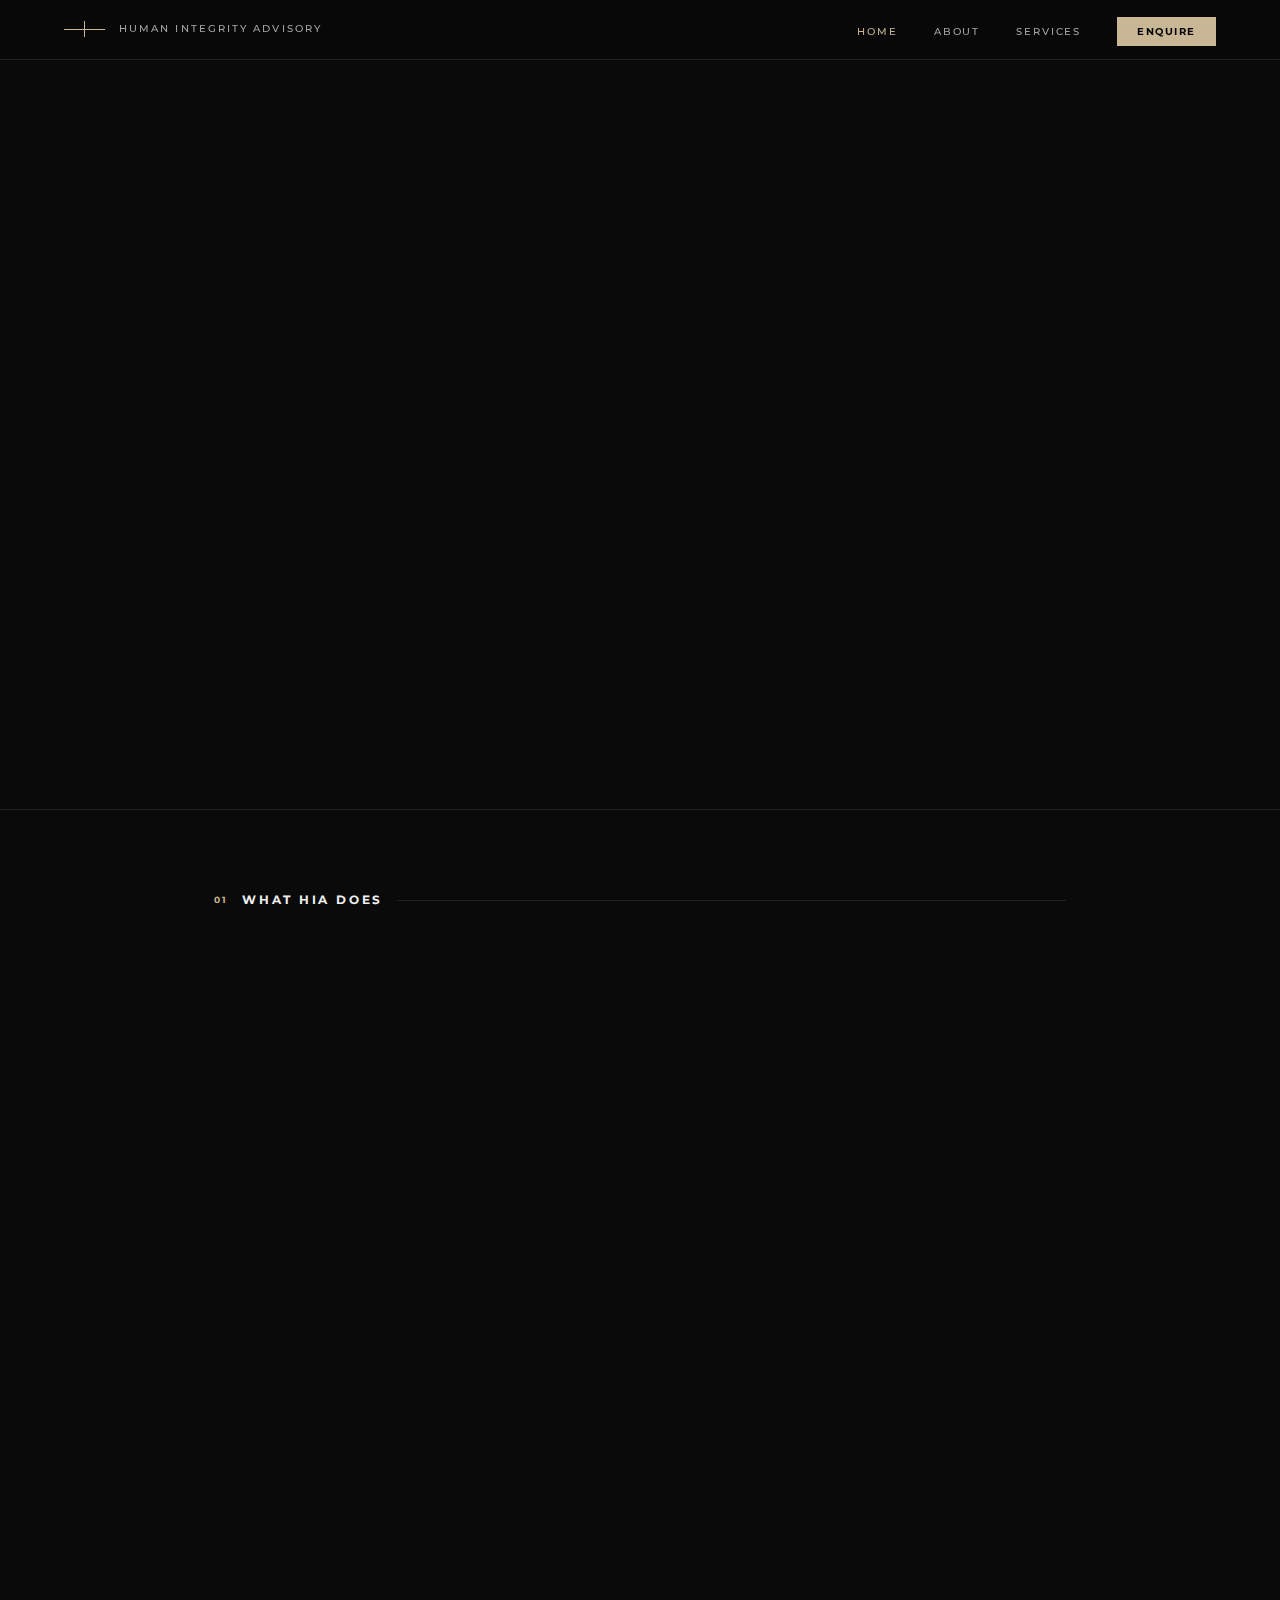
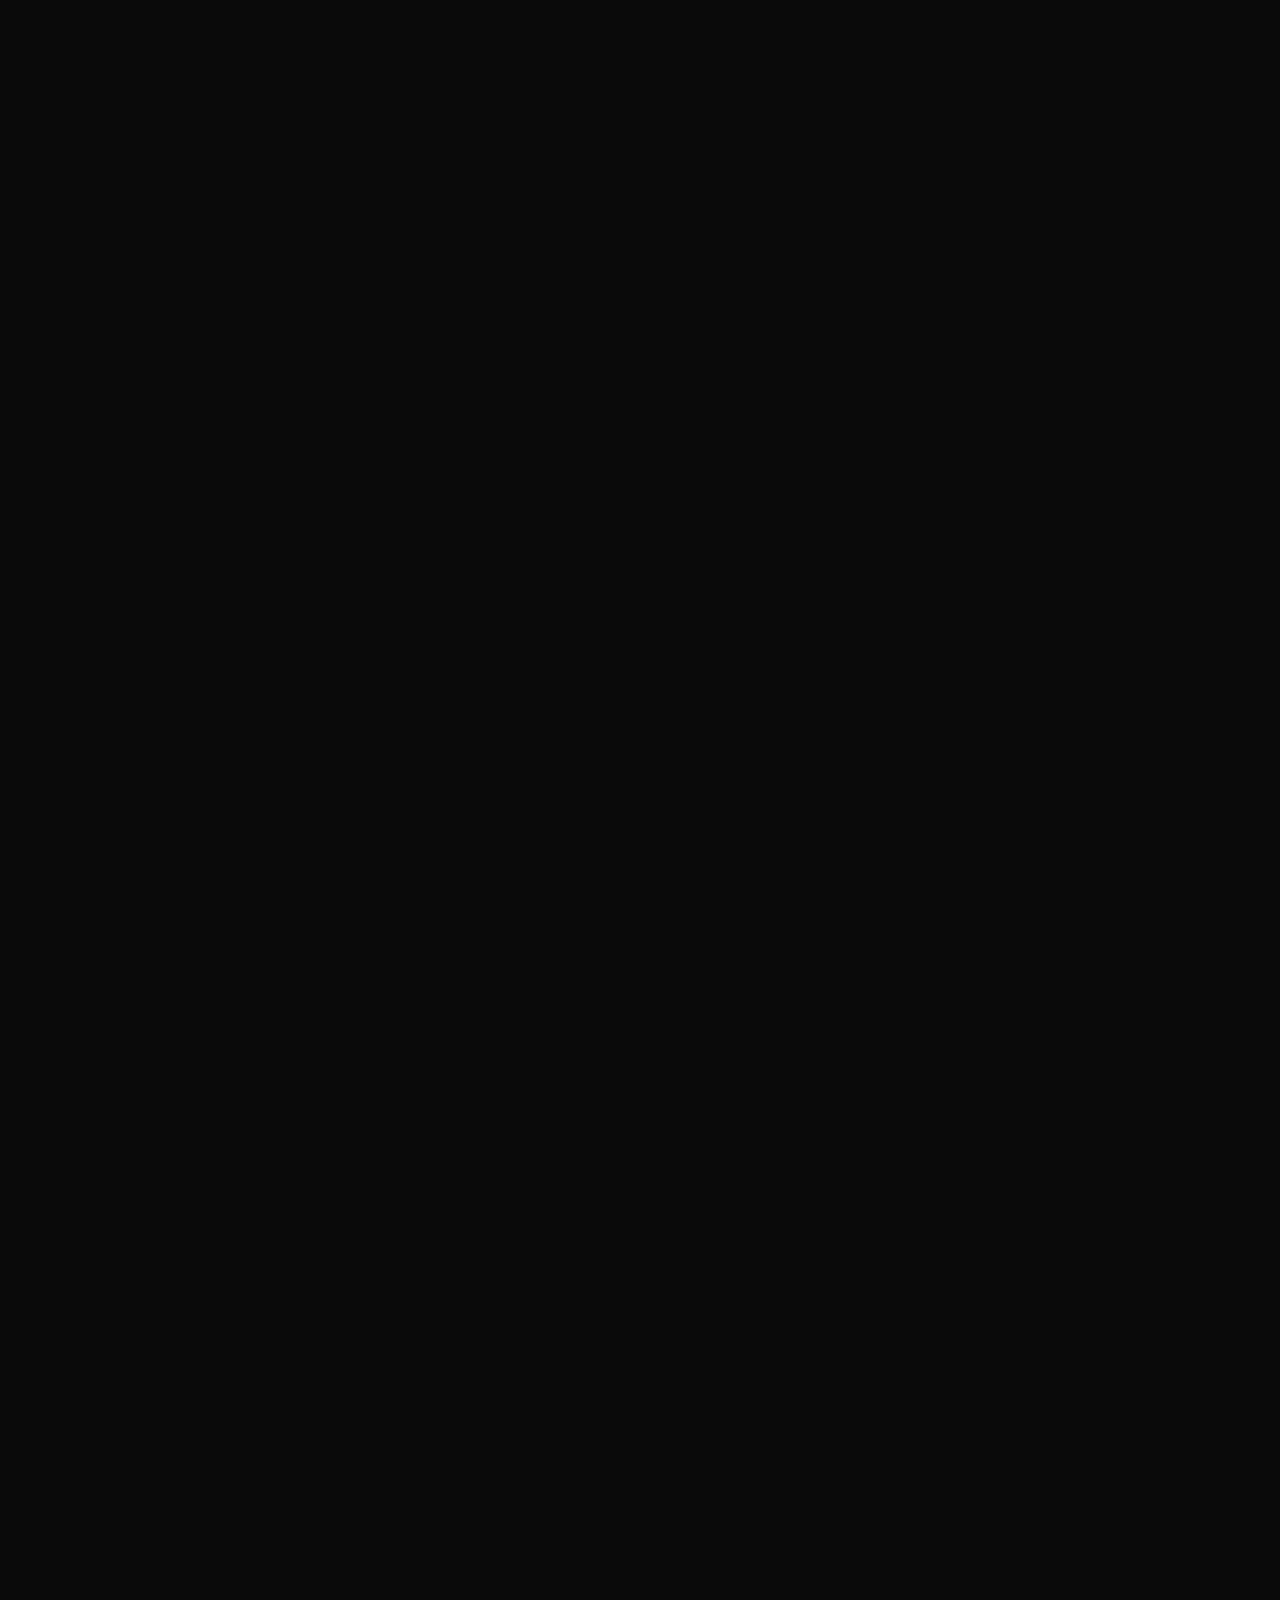
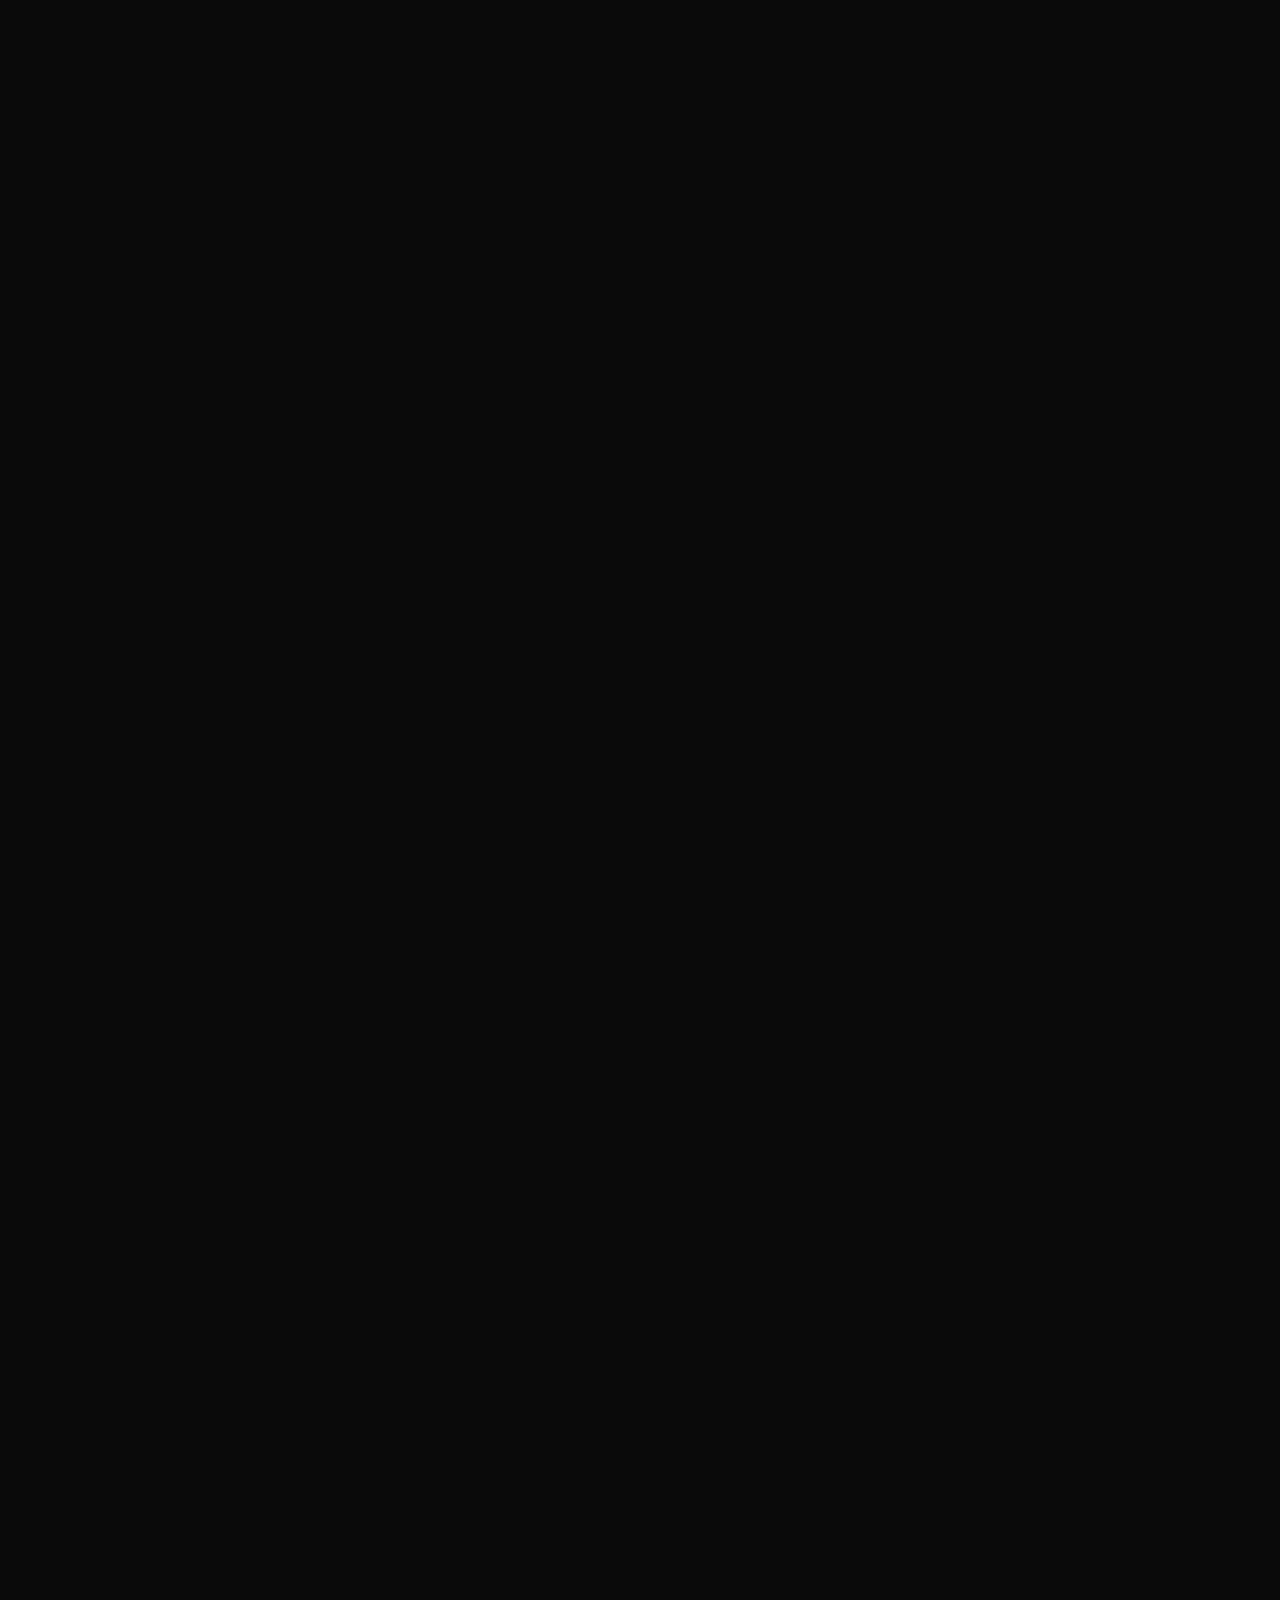
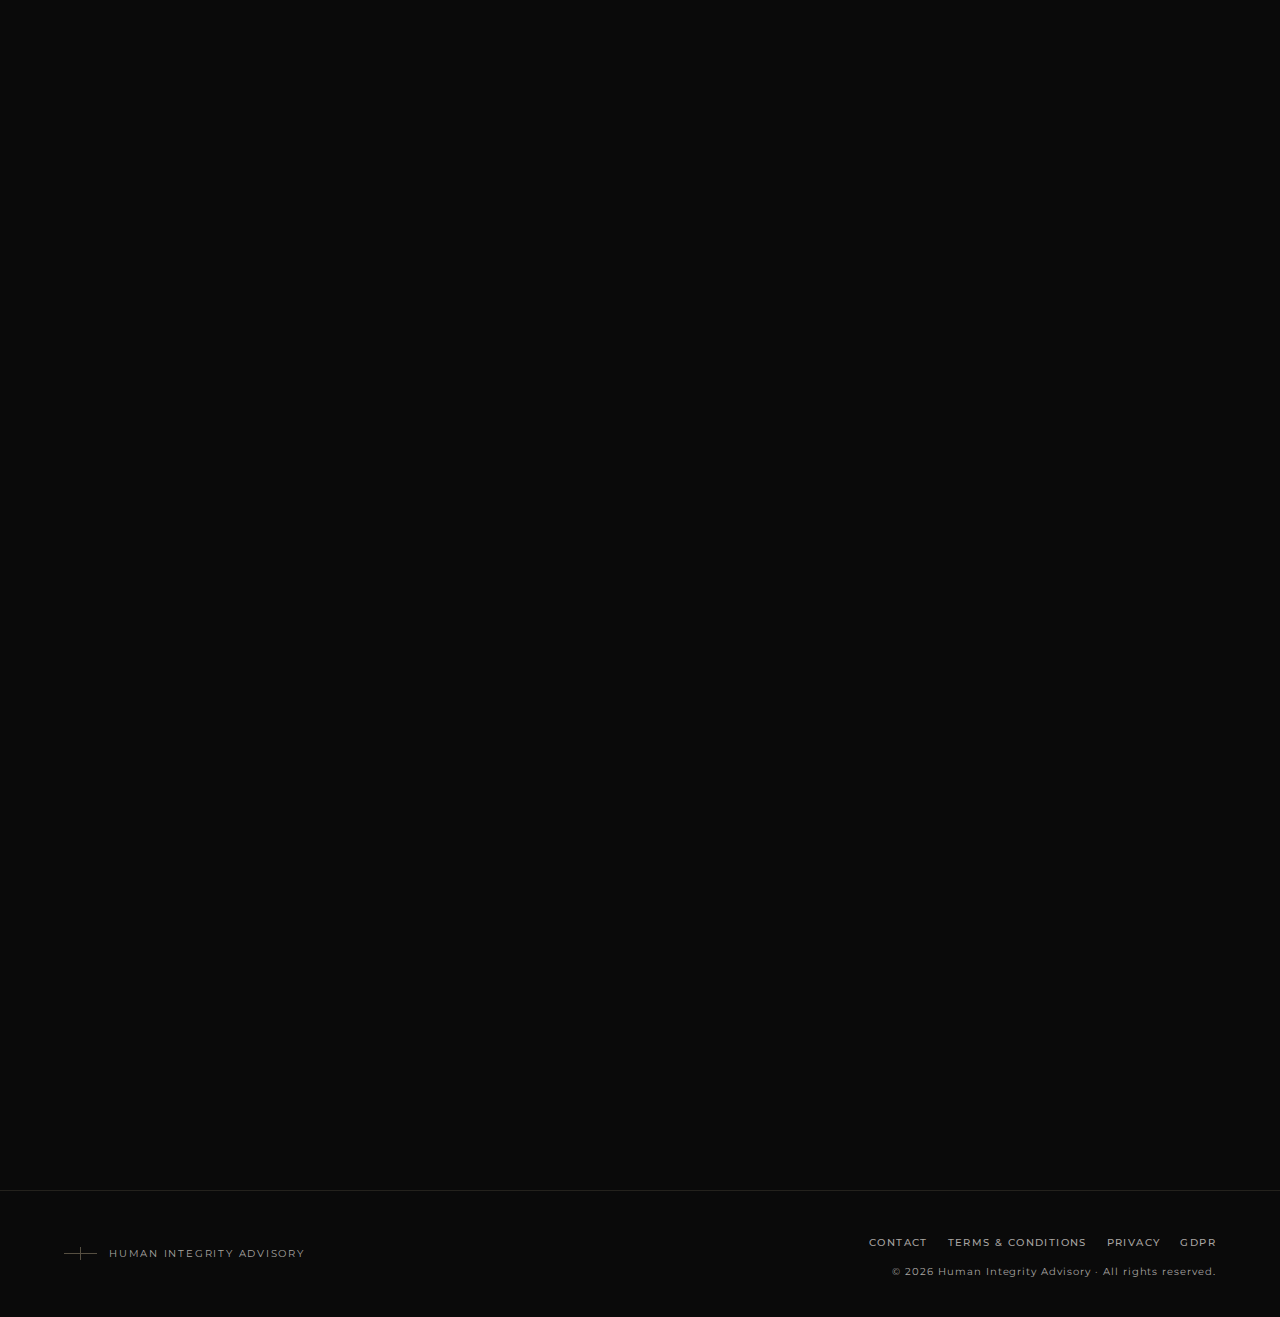
<file: index.html>
<!doctype html>
<html lang="en-GB">
<head>
  <script async src="https://www.googletagmanager.com/gtag/js?id=G-HJTGGVDPXZ"></script>
  <script>window.dataLayer=window.dataLayer||[];function gtag(){dataLayer.push(arguments);}gtag('js',new Date());gtag('config','G-HJTGGVDPXZ');</script>
  <meta charset="utf-8">
  <meta name="viewport" content="width=device-width, initial-scale=1">
  <title>AI Intervention Capability for Boards | Human Integrity Advisory</title>
  <meta name="description" content="HIA helps boards and executive teams test whether their governance can function under real conditions - and whether they can intervene in AI-driven systems before damage occurs.">
  <meta name="robots" content="index, follow">
  <link rel="canonical" href="https://jamessaint.github.io/Human-Integrity-Advisory/">
  <link rel="icon" type="image/png" sizes="32x32" href="assets/images/favicons/favicon-32x32.png">
  <link rel="icon" type="image/png" sizes="16x16" href="assets/images/favicons/favicon-16x16.png">
  <link rel="apple-touch-icon" sizes="180x180" href="assets/images/favicons/apple-touch-icon-180x180.png">
  <link rel="icon" href="assets/images/favicons/favicon-32x32.png" sizes="any">
  <link rel="manifest" href="assets/images/favicons/site.webmanifest">
  <meta name="theme-color" content="#0a0a0a">
  <meta name="color-scheme" content="dark">
  <meta property="og:type" content="website">
  <meta property="og:site_name" content="Human Integrity Advisory">
  <meta property="og:title" content="AI Intervention Capability for Boards | Human Integrity Advisory">
  <meta property="og:description" content="HIA helps boards and executive teams test whether their governance can function under real conditions - and whether they can intervene in AI-driven systems before damage occurs.">
  <meta property="og:url" content="https://jamessaint.github.io/Human-Integrity-Advisory/">
  <meta property="og:image" content="https://jamessaint.github.io/Human-Integrity-Advisory/assets/og/og-home.png">
  <meta property="og:image:width" content="1200">
  <meta property="og:image:height" content="630">
  <meta property="og:image:alt" content="Human Integrity Advisory - intervention capability for AI systems, dark background with gold branding">
  <meta property="og:locale" content="en_GB">
  <meta name="twitter:card" content="summary_large_image">
  <meta name="twitter:title" content="AI Intervention Capability for Boards | Human Integrity Advisory">
  <meta name="twitter:description" content="HIA helps boards and executive teams test whether their governance can function under real conditions - and whether they can intervene in AI-driven systems before damage occurs.">
  <meta name="twitter:image" content="https://jamessaint.github.io/Human-Integrity-Advisory/assets/og/og-home.png">
  <meta name="twitter:image:alt" content="Human Integrity Advisory - intervention capability for AI systems, dark background with gold branding">
  <link rel="preconnect" href="https://fonts.googleapis.com">
  <link rel="preconnect" href="https://fonts.gstatic.com" crossorigin>
  <link href="https://fonts.googleapis.com/css2?family=Montserrat:wght@300;400;500;600;700;800&display=swap" rel="stylesheet">
  <link rel="stylesheet" href="style.css">
  <style>
/* ══════════════════════════════════════════════════════
   INFOGRAPHIC COMPONENTS — aligned to HIA style system
   All values reference style.css custom properties.
   No new colours, no new typefaces.
══════════════════════════════════════════════════════ */

/* ── shared icon baseline ── */
.ig-icon { flex-shrink: 0; display: block; }

/* ══ INFOGRAPHIC A: THE GOVERNANCE GAP
   Placement: section 03, after "where this work sits" body text.
   Replaces the plain two-cell outcomes-grid.
   Visual logic: left = what governance intends,
   right = what HIA tests — separated by a hard 1px rule.
══ */
.ig-gap {
  background: var(--surface);
  border: 1px solid var(--border);
  margin-top: var(--pad-section);
  margin-bottom: 1px;
}
.ig-gap-cols {
  display: grid;
  grid-template-columns: 1fr 1px 1fr;
}
.ig-gap-col {
  padding: clamp(22px,4vw,36px) clamp(20px,3vw,30px);
}
.ig-gap-rule {
  background: var(--border);
  margin: clamp(22px,4vw,36px) 0;
}
.ig-gap-label {
  font-size: 0.56rem;
  letter-spacing: 0.24em;
  text-transform: uppercase;
  font-weight: 700;
  color: var(--gold);
  margin-bottom: 14px;
}
.ig-gap-heading {
  font-size: clamp(0.88rem,1.9vw,0.96rem);
  font-weight: 600;
  color: var(--text-sub);
  margin-bottom: 18px;
  line-height: 1.4;
}
.ig-gap-col--r .ig-gap-heading { color: var(--gold); }
.ig-gap-row {
  display: flex;
  align-items: flex-start;
  gap: 12px;
  padding: 9px 0;
  border-bottom: 1px solid var(--border);
}
.ig-gap-row:last-of-type { border-bottom: none; }
.ig-gap-row p {
  font-size: clamp(0.82rem,1.7vw,0.88rem);
  color: var(--text-body);
  line-height: 1.7;
  margin: 0;
  font-weight: 400;
}
.ig-gap-verdict {
  margin-top: 16px;
  font-size: clamp(0.78rem,1.6vw,0.84rem);
  color: var(--text-sub);
  font-style: italic;
  line-height: 1.7;
  font-weight: 400;
}
.ig-gap-col--r .ig-gap-verdict { color: var(--text-faint); }
.ig-gap-base {
  padding: clamp(12px,2vw,18px) clamp(20px,3vw,30px);
  border-top: 1px solid var(--border);
  display: flex;
  align-items: center;
  gap: 14px;
}
.ig-gap-base-line { flex: 1; height: 1px; background: var(--border); }
.ig-gap-base p {
  font-size: clamp(0.76rem,1.5vw,0.82rem);
  color: var(--text-sub);
  font-style: italic;
  line-height: 1.65;
  font-weight: 400;
  text-align: center;
  max-width: 400px;
  margin: 0;
}

/* ══ INFOGRAPHIC B: WITNESS vs SAFEGUARD
   Placement: section 05, directly after the "core question" block,
   immediately before the closing CTA.
   Visual logic: faded left = passive, gold right = capable.
   The footer strip lands the argument in three short statements.
══ */
.ig-ws {
  background: var(--surface);
  border: 1px solid var(--border);
  margin-top: var(--pad-section);
  margin-bottom: 1px;
}
.ig-ws-cols {
  display: grid;
  grid-template-columns: 1fr 40px 1fr;
}
.ig-ws-col {
  padding: clamp(22px,4vw,36px) clamp(20px,3vw,30px);
}
.ig-ws-label {
  font-size: 0.56rem;
  letter-spacing: 0.24em;
  text-transform: uppercase;
  font-weight: 700;
  margin-bottom: 12px;
}
.ig-ws-left  .ig-ws-label { color: var(--text-faint); }
.ig-ws-right .ig-ws-label { color: var(--gold); }
.ig-ws-title {
  font-size: clamp(1.05rem,2.4vw,1.25rem);
  font-weight: 700;
  line-height: 1.15;
  margin-bottom: 18px;
}
.ig-ws-left  .ig-ws-title { color: rgba(240,240,240,0.18); }
.ig-ws-right .ig-ws-title { color: var(--gold); }
.ig-ws-row {
  display: flex;
  align-items: flex-start;
  gap: 10px;
  padding: 11px 0;
  border-top: 1px solid var(--border);
}
.ig-ws-row:last-child { border-bottom: 1px solid var(--border); }
.ig-ws-row-main {
  font-size: clamp(0.82rem,1.7vw,0.88rem);
  font-weight: 500;
  line-height: 1.35;
  margin: 0 0 2px;
}
.ig-ws-left  .ig-ws-row-main { color: rgba(240,240,240,0.25); }
.ig-ws-right .ig-ws-row-main { color: var(--text); }
.ig-ws-row-sub {
  font-size: clamp(0.76rem,1.5vw,0.82rem);
  font-weight: 400;
  line-height: 1.55;
  margin: 0;
}
.ig-ws-left  .ig-ws-row-sub { color: rgba(168,165,162,0.28); }
.ig-ws-right .ig-ws-row-sub { color: var(--text-sub); }
/* centre spine */
.ig-ws-spine {
  display: flex;
  flex-direction: column;
  align-items: center;
  padding-top: 78px;
}
.ig-ws-spine-seg { flex: 1; width: 1px; background: var(--border); }
.ig-ws-spine-node {
  width: 5px; height: 5px;
  border-radius: 50%;
  background: var(--gold);
  flex-shrink: 0;
  margin: 6px 0;
}
/* footer strip */
.ig-ws-strip {
  display: grid;
  grid-template-columns: 1fr 1fr 1fr;
  gap: 1px;
  background: var(--border);
  border-top: 1px solid var(--border);
}
.ig-ws-cell {
  background: var(--surface);
  padding: clamp(14px,2.5vw,20px) clamp(16px,2.5vw,22px);
}
.ig-ws-cell:last-child {
  background: var(--surface2);
  border-left: 2px solid var(--gold);
}
.ig-ws-cell-label {
  font-size: 0.56rem;
  letter-spacing: 0.2em;
  text-transform: uppercase;
  font-weight: 700;
  color: var(--text-faint);
  margin-bottom: 5px;
}
.ig-ws-cell:last-child .ig-ws-cell-label { color: var(--gold); }
.ig-ws-cell p {
  font-size: clamp(0.78rem,1.6vw,0.84rem);
  color: var(--text-sub);
  font-weight: 400;
  line-height: 1.6;
  margin: 0;
}
.ig-ws-cell:last-child p { color: var(--text-body); }

/* ── responsive ── */
@media (max-width: 768px) {
  .ig-gap-cols { grid-template-columns: 1fr; }
  .ig-gap-rule  { display: none; }
  .ig-gap-col--r { border-top: 1px solid var(--border); }
  .ig-ws-cols   { grid-template-columns: 1fr; }
  .ig-ws-spine  { display: none; }
  .ig-ws-right  { border-top: 1px solid var(--border); }
  .ig-ws-strip  { grid-template-columns: 1fr; }
  .ig-ws-cell:last-child { border-left: 2px solid var(--gold); border-top: none; }
}
@media (max-width: 480px) {
  .ig-gap-base { flex-direction: column; gap: 6px; }
  .ig-gap-base-line { display: none; }
}
  </style>
  <script type="application/ld+json">
  {"@context":"https://schema.org","@graph":[{"@type":"Organization","name":"Human Integrity Advisory","url":"https://jamessaint.github.io/Human-Integrity-Advisory/","logo":"https://jamessaint.github.io/Human-Integrity-Advisory/assets/images/logo/hia-logo-shield-blue.png","email":"advisory@hia.io","areaServed":"Global","description":"Independent integrity and intervention advisory for AI systems and decision architecture.","sameAs":["https://www.linkedin.com/company/human-integrity-advisory"]},{"@type":"WebSite","name":"Human Integrity Advisory","url":"https://jamessaint.github.io/Human-Integrity-Advisory/"}]}
  </script>
</head>
<body>

<!-- ══ NAV ══ -->
<nav class="site-nav" aria-label="Primary navigation">
  <a class="nav-brand" href="index.html" aria-label="Human Integrity Advisory - home">
    <span class="nav-brand-mark hia-mark">
      <span class="hia-mark-line" style="width:20px"></span>
      <span class="hia-mark-stroke" style="height:16px"></span>
      <span class="hia-mark-line" style="width:20px"></span>
    </span>
    <span class="nav-brand-text">Human Integrity Advisory</span>
  </a>
  <button class="nav-toggle" id="navToggle" aria-label="Open navigation" aria-expanded="false" aria-controls="navDrawer">
    <span></span><span></span><span></span>
  </button>
  <ul class="nav-links" role="list">
    <li><a href="index.html" class="active">Home</a></li>
    <li><a href="about.html">About</a></li>
    <li><a href="services.html">Services</a></li>
    <li><a href="contact.html" class="nav-cta">Enquire</a></li>
  </ul>
</nav>
<nav class="nav-drawer" id="navDrawer" aria-label="Mobile navigation" aria-hidden="true">
  <ul role="list">
    <li><a href="index.html" class="active">Home</a></li>
    <li><a href="about.html">About</a></li>
    <li><a href="services.html">Services</a></li>
    <li><a href="contact.html">Contact</a></li>
  </ul>
  <a href="contact.html" class="drawer-cta">Request a confidential conversation</a>
</nav>

<!-- ══ HERO ══ -->
<section class="hero" aria-labelledby="hero-title">
  <p class="hero-eyebrow fade-up d1">Integrity &amp; Intervention Advisory for AI Systems</p>
  <div class="hero-mark fade-up d2" aria-hidden="true"></div>
  <h1 class="hero-title fade-up d3" id="hero-title">HIA</h1>
  <p class="hero-descriptor fade-up d4">Human Integrity Advisory</p>
  <div class="hero-divider fade-up d5" aria-hidden="true"></div>
  <p class="hero-lede fade-up d5">When governance fails, it is rarely a lack of policy. It is a failure to intervene in time.</p>
  <div class="hero-buttons fade-up d6">
    <a href="contact.html" class="btn-gold">Request a confidential conversation</a>
    <a href="services.html" class="btn-outline">View services</a>
  </div>
  <p class="hero-meta fade-up d7">Intervention Capability &nbsp;·&nbsp; Decision Architecture &nbsp;·&nbsp; Real-World System Behaviour</p>
</section>


<!-- ══ STATEMENT SLIDER ══ 
<div class="stmt-slider" aria-label="Key statements" role="region">
  <div class="stmt-track" id="stmtTrack">
    <div class="stmt-slide">
      <span class="stmt-num">01</span>
      <p class="stmt-text">Most organisations do not discover their intervention capability <em>before</em> a system event. They discover it <em>during</em> one. By then, the cost of that discovery is not manageable.</p>
    </div>
    <div class="stmt-slide">
      <span class="stmt-num">02</span>
      <p class="stmt-text">A board that cannot intervene is not a safeguard. <em>It is a witness.</em></p>
    </div>
    <div class="stmt-slide">
      <span class="stmt-num">03</span>
      <p class="stmt-text">Policy governs intent. HIA tests whether <em>that intent can be enacted</em> under real operational conditions.</p>
    </div>
    <div class="stmt-slide">
      <span class="stmt-num">04</span>
      <p class="stmt-text">An assessment of governance conducted by those who designed it is not an assessment. <em>It is a validation.</em></p>
    </div>
    <div class="stmt-slide">
      <span class="stmt-num">05</span>
      <p class="stmt-text">Most AI governance failures are not failures of design. <em>They are failures of readiness.</em></p>
    </div>
  </div>
  <div class="stmt-dots" role="tablist" aria-label="Statement navigation">
    <button class="stmt-dot active" data-idx="0" aria-label="Statement 1" aria-selected="true"></button>
    <button class="stmt-dot" data-idx="1" aria-label="Statement 2" aria-selected="false"></button>
    <button class="stmt-dot" data-idx="2" aria-label="Statement 3" aria-selected="false"></button>
    <button class="stmt-dot" data-idx="3" aria-label="Statement 4" aria-selected="false"></button>
    <button class="stmt-dot" data-idx="4" aria-label="Statement 5" aria-selected="false"></button>
  </div>
</div>
-->
<!-- ══ CONTENT ══ -->
<main class="page-wrap">

  <!-- 01 What HIA does -->
  <div class="section-hd reveal">
    <span class="section-num">01</span>
    <span class="section-title">What HIA does</span>
    <div class="section-rule" aria-hidden="true"></div>
  </div>
  <div class="block block-ghost block-accent reveal">
    <p>Most AI governance programmes address design: policy frameworks, ethics charters, board oversight structures. These matter. But they cannot, by themselves, ensure that decision-makers will act effectively when an AI-driven system behaves in an unexpected or damaging way.</p>
    <p>HIA operates at the critical gap between governance design and operational reality. We examine whether your organisation can identify a system failure, escalate with the correct authority, and intervene before consequences compound.</p>
    <p>This is not an audit function. It is a capability assessment, carried out by practitioners with direct experience in real-world AI systems, decision architectures, and high-pressure operational environments. That experience includes applied work in financial intelligence systems and collaborative research with Professor Nicholas Ryman-Tubb (University of Surrey) on neural network behaviour in high-consequence operational contexts.</p>
  </div>
  <div class="outcomes-grid reveal" role="list">
    <div class="outcome-item" role="listitem">
      <span class="outcome-num" aria-hidden="true">01</span>
      <p class="outcome-text">A clear account of whether your organisation can intervene in an AI-driven system failure, before one occurs.</p>
    </div>
    <div class="outcome-item" role="listitem">
      <span class="outcome-num" aria-hidden="true">02</span>
      <p class="outcome-text">Identification of the structural gaps between governance design and real operational decision-making.</p>
    </div>
    <div class="outcome-item" role="listitem">
      <span class="outcome-num" aria-hidden="true">03</span>
      <p class="outcome-text">Senior leadership that understands its actual authority, escalation paths, and conditions for action.</p>
    </div>
    <div class="outcome-item" role="listitem">
      <span class="outcome-num" aria-hidden="true">04</span>
      <p class="outcome-text">An independent view, not provided by those responsible for designing the governance framework being assessed.</p>
    </div>
  </div>
  <div class="note reveal">
    <p>All advisory work is confidential and off record unless explicitly agreed otherwise in writing.</p>
  </div>

  <!-- 02 Core service lines -->
  <div class="section-hd reveal">
    <span class="section-num">02</span>
    <span class="section-title">Core service lines</span>
    <div class="section-rule" aria-hidden="true"></div>
  </div>
  <p class="reveal" style="margin-bottom:16px;color:var(--text-muted);font-weight:400">Three areas of focused engagement. Each is designed to answer a specific question that governance frameworks alone cannot answer.</p>
  <div class="grid-3 grid-bg reveal">
    <div class="svc-card">
      <span class="svc-badge">Boardroom</span>
      <h3>Boardroom Integrity Advisory</h3>
      <p class="svc-context">Decision clarity when governance is tested under pressure.</p>
      <a href="services.html#boardroom" class="svc-btn">View service</a>
    </div>
    <div class="svc-card svc-card-hl">
      <span class="svc-badge">Architecture</span>
      <h3>Intervention &amp; Decision Architecture Review</h3>
      <p class="svc-context">The mechanics of escalation, override, and authority in AI-dependent operations.</p>
      <a href="services.html#architecture" class="svc-btn">View service</a>
    </div>
    <div class="svc-card">
      <span class="svc-badge">Labs</span>
      <h3>Executive Intervention Labs</h3>
      <p class="svc-context">Scenario-based work to expose intervention capability before an event makes discovery unavoidable.</p>
      <a href="services.html#labs" class="svc-btn">View service</a>
    </div>
  </div>

  <!-- 03 How would you know you need this? -->
  <div class="section-hd reveal">
    <span class="section-num">03</span>
    <span class="section-title">How would you know you need this?</span>
    <div class="section-rule" aria-hidden="true"></div>
  </div>
  <div class="block reveal">
    <p>Most organisations that need HIA do not yet have a defined problem. They have a situation. Some of the most common:</p>
    <ul class="dash-list">
      <li>A governance review or AI ethics framework has been completed, but no one has tested whether the people responsible for acting on it can do so under real conditions.</li>
      <li>A new AI system is being deployed into a regulated or high-consequence environment, and the board has been asked to provide oversight it has not yet been equipped to exercise.</li>
      <li>An incident has occurred or nearly occurred, and the post-event review has raised questions about escalation, authority, and whether the right people were able to act in time.</li>
      <li>The board or executive team has been asked directly about AI intervention capability and could not answer with confidence.</li>
    </ul>
    <p class="meta-text">If any of these are recognisable, the right first step is a short, confidential conversation. Not a commitment.</p>
  </div>

  <!-- 04 Where this work sits -->
  <div class="section-hd reveal">
    <span class="section-num">04</span>
    <span class="section-title">Where this work sits</span>
    <div class="section-rule" aria-hidden="true"></div>
  </div>
  <div class="block block-accent reveal">
    <p>Specialist governance firms, including Ethica Group, focus on the design and structure of AI ethics frameworks, board oversight mechanisms, and institutional accountability. This is essential, foundational work. A well-designed governance system defines what <em>should</em> happen.</p>
    <p>HIA operates in the space that governance design cannot reach: the moment of live system failure. We determine whether the people responsible for oversight can identify, escalate, and intervene under real operational conditions. Policy governs intent. We test whether that intent can be enacted.</p>
    <p>These are two distinct functions. The governance layer and the intervention layer must be assessed independently to have any value. An assessment of your governance structure conducted by those who designed it is not an assessment. It is a validation.</p>
  </div>

  <!--
  ════════════════════════════════════════════════════════
  INFOGRAPHIC A — THE GOVERNANCE GAP
  Position: immediately after "where this work sits" text.
  The two-column split makes the design/reality distinction
  immediately legible — without adding any new prose.
  ════════════════════════════════════════════════════════
  -->
  <div class="ig-gap reveal" role="figure" aria-label="The governance gap: what governance designs versus what HIA tests">
    <div class="ig-gap-cols">

      <!-- Left: governance design layer -->
      <div class="ig-gap-col ig-gap-col--l">
        <div class="ig-gap-label">Governance Design Layer</div>
        <p class="ig-gap-heading">What <em>should</em> happen</p>
        <div class="ig-gap-row">
          <svg class="ig-icon" width="16" height="16" viewBox="0 0 16 16" fill="none" aria-hidden="true">
            <rect x="2.5" y="1.5" width="8" height="11" rx="1" stroke="var(--text-faint)" stroke-width="1"/>
            <line x1="4.5" y1="5"   x2="8.5" y2="5"   stroke="var(--text-faint)" stroke-width="1"/>
            <line x1="4.5" y1="7.5" x2="8.5" y2="7.5" stroke="var(--text-faint)" stroke-width="1"/>
            <line x1="4.5" y1="10"  x2="7"   y2="10"  stroke="var(--text-faint)" stroke-width="1"/>
            <circle cx="12" cy="12" r="3" fill="var(--surface)" stroke="var(--text-faint)" stroke-width="1"/>
            <line x1="12" y1="10.8" x2="12" y2="12.8" stroke="var(--text-faint)" stroke-width="1"/>
            <circle cx="12" cy="13.8" r=".5" fill="var(--text-faint)"/>
          </svg>
          <p>Ethics frameworks and risk charters</p>
        </div>
        <div class="ig-gap-row">
          <svg class="ig-icon" width="16" height="16" viewBox="0 0 16 16" fill="none" aria-hidden="true">
            <circle cx="8" cy="5" r="2.5" stroke="var(--text-faint)" stroke-width="1"/>
            <path d="M3 14c0-2.761 2.239-5 5-5s5 2.239 5 5" stroke="var(--text-faint)" stroke-width="1" stroke-linecap="round"/>
          </svg>
          <p>Board oversight structures and accountability policies</p>
        </div>
        <div class="ig-gap-row">
          <svg class="ig-icon" width="16" height="16" viewBox="0 0 16 16" fill="none" aria-hidden="true">
            <line x1="8" y1="13" x2="8" y2="4"  stroke="var(--text-faint)" stroke-width="1"/>
            <polyline points="5,7 8,4 11,7" stroke="var(--text-faint)" stroke-width="1" stroke-linecap="round" stroke-linejoin="round" fill="none"/>
          </svg>
          <p>Documented escalation protocols</p>
        </div>
        <div class="ig-gap-row">
          <svg class="ig-icon" width="16" height="16" viewBox="0 0 16 16" fill="none" aria-hidden="true">
            <rect x="3.5" y="6" width="9" height="5" rx="2.5" stroke="var(--text-faint)" stroke-width="1"/>
            <circle cx="10" cy="8.5" r="1.5" fill="var(--text-faint)" opacity=".45"/>
            <line x1="8" y1="3.5" x2="8" y2="6" stroke="var(--text-faint)" stroke-width="1" stroke-dasharray="1.2 1.2"/>
          </svg>
          <p>Override authority, defined in writing</p>
        </div>
        <div class="ig-gap-row">
          <svg class="ig-icon" width="16" height="16" viewBox="0 0 16 16" fill="none" aria-hidden="true">
            <rect x="2.5" y="2.5" width="11" height="11" rx="1" stroke="var(--text-faint)" stroke-width="1"/>
            <line x1="5" y1="5.5"  x2="11" y2="5.5"  stroke="var(--text-faint)" stroke-width="1"/>
            <line x1="5" y1="8"    x2="11" y2="8"    stroke="var(--text-faint)" stroke-width="1"/>
            <line x1="5" y1="10.5" x2="8.5" y2="10.5" stroke="var(--text-faint)" stroke-width="1"/>
          </svg>
          <p>Compliance programmes and audit structures</p>
        </div>
        <p class="ig-gap-verdict">Well-designed. Rigorously documented. Cannot, by itself, ensure a board can act when it needs to.</p>
      </div>

      <!-- Divider -->
      <div class="ig-gap-rule" aria-hidden="true"></div>

      <!-- Right: HIA intervention layer -->
      <div class="ig-gap-col ig-gap-col--r">
        <div class="ig-gap-label">HIA: Intervention Layer</div>
        <p class="ig-gap-heading">What <em>actually</em> happens</p>
        <div class="ig-gap-row">
          <svg class="ig-icon" width="16" height="16" viewBox="0 0 16 16" fill="none" aria-hidden="true">
            <circle cx="8" cy="8" r="6.5" stroke="var(--gold-dim)" stroke-width="1"/>
            <path d="M5.8 5.8c0-1.1.9-2 2.2-2s2.2.9 2.2 2c0 1.1-1.1 1.5-2.2 2" stroke="var(--gold-dim)" stroke-width="1" stroke-linecap="round"/>
            <circle cx="8" cy="11.5" r=".55" fill="var(--gold-dim)"/>
          </svg>
          <p>Can the board identify a system failure in time?</p>
        </div>
        <div class="ig-gap-row">
          <svg class="ig-icon" width="16" height="16" viewBox="0 0 16 16" fill="none" aria-hidden="true">
            <circle cx="8" cy="8" r="6.5" stroke="var(--gold-dim)" stroke-width="1"/>
            <path d="M5.8 5.8c0-1.1.9-2 2.2-2s2.2.9 2.2 2c0 1.1-1.1 1.5-2.2 2" stroke="var(--gold-dim)" stroke-width="1" stroke-linecap="round"/>
            <circle cx="8" cy="11.5" r=".55" fill="var(--gold-dim)"/>
          </svg>
          <p>Is authority clear enough to act under pressure?</p>
        </div>
        <div class="ig-gap-row">
          <svg class="ig-icon" width="16" height="16" viewBox="0 0 16 16" fill="none" aria-hidden="true">
            <circle cx="8" cy="8" r="6.5" stroke="var(--gold-dim)" stroke-width="1"/>
            <path d="M5.8 5.8c0-1.1.9-2 2.2-2s2.2.9 2.2 2c0 1.1-1.1 1.5-2.2 2" stroke="var(--gold-dim)" stroke-width="1" stroke-linecap="round"/>
            <circle cx="8" cy="11.5" r=".55" fill="var(--gold-dim)"/>
          </svg>
          <p>Do escalation paths function under real conditions?</p>
        </div>
        <div class="ig-gap-row">
          <svg class="ig-icon" width="16" height="16" viewBox="0 0 16 16" fill="none" aria-hidden="true">
            <circle cx="8" cy="8" r="6.5" stroke="var(--gold-dim)" stroke-width="1"/>
            <path d="M5.8 5.8c0-1.1.9-2 2.2-2s2.2.9 2.2 2c0 1.1-1.1 1.5-2.2 2" stroke="var(--gold-dim)" stroke-width="1" stroke-linecap="round"/>
            <circle cx="8" cy="11.5" r=".55" fill="var(--gold-dim)"/>
          </svg>
          <p>Can overrides be enacted at operational speed?</p>
        </div>
        <div class="ig-gap-row">
          <svg class="ig-icon" width="16" height="16" viewBox="0 0 16 16" fill="none" aria-hidden="true">
            <circle cx="8" cy="8" r="6.5" stroke="var(--gold-dim)" stroke-width="1"/>
            <path d="M5.8 5.8c0-1.1.9-2 2.2-2s2.2.9 2.2 2c0 1.1-1.1 1.5-2.2 2" stroke="var(--gold-dim)" stroke-width="1" stroke-linecap="round"/>
            <circle cx="8" cy="11.5" r=".55" fill="var(--gold-dim)"/>
          </svg>
          <p>Is information adequate to diagnose and act?</p>
        </div>
        <p class="ig-gap-verdict">HIA operates at the critical gap between governance design and operational reality.</p>
      </div>

    </div><!-- /ig-gap-cols -->
    <div class="ig-gap-base" aria-hidden="true">
      <div class="ig-gap-base-line"></div>
      <p>Policy governs intent. HIA tests whether that intent can be enacted.</p>
      <div class="ig-gap-base-line"></div>
    </div>
  </div><!-- /ig-gap -->

  <!-- 04 How we work -->
  <div class="section-hd reveal">
    <span class="section-num">05</span>
    <span class="section-title">How we work</span>
    <div class="section-rule" aria-hidden="true"></div>
  </div>
  <div class="block reveal">
    <ul class="dash-list">
      <li>Every engagement begins with a focused, confidential conversation to establish context and determine whether an HIA engagement is appropriate.</li>
      <li>Assessments are conducted by senior advisors with direct operational experience of AI systems. Not a compliance checklist. An evaluation against operational reality.</li>
      <li>Findings are presented directly to the board or executive team. Clear, prioritised, and grounded in the specific conditions of your organisation.</li>
      <li>HIA works with a deliberately limited number of organisations. Each engagement receives the full attention of senior advisors.</li>
    </ul>
    <p class="meta-text">Based in the United Kingdom. Working with clients internationally through remote advisory and selected in-person sessions.</p>
  </div>

  <!-- 05 The core question -->
  <div class="section-hd reveal">
    <span class="section-num">06</span>
    <span class="section-title">The core question</span>
    <div class="section-rule" aria-hidden="true"></div>
  </div>
  <div class="block block-ghost reveal">
    <p>A board that cannot intervene is not a safeguard. It is a witness.</p>
    <p>The question HIA exists to answer is not whether your governance framework is well designed. It is whether, when an AI-driven system produces an outcome that demands a response, your organisation can provide one, in time, with the right authority, acting on the right information.</p>
    <p>Most organisations do not know the answer to that question until they need it. By then, the cost of discovering it is no longer manageable.</p>
  </div>

  <!--
  ════════════════════════════════════════════════════════
  INFOGRAPHIC B — WITNESS vs SAFEGUARD
  Position: directly after "the core question" block,
  immediately before the closing CTA.
  The visual argument lands the binary before the call to act.
  Left column fades to signal passivity; right column holds
  full gold weight to signal capability.
  ════════════════════════════════════════════════════════
  -->
  <div class="ig-ws reveal" role="figure" aria-label="Two states: the witness board versus the safeguard board">
    <div class="ig-ws-cols">

      <!-- Left: without HIA -->
      <div class="ig-ws-col ig-ws-left">
        <div class="ig-ws-label">Without HIA</div>
        <p class="ig-ws-title">The Witness</p>
        <div class="ig-ws-row">
          <svg width="14" height="14" viewBox="0 0 14 14" fill="none" aria-hidden="true" style="flex-shrink:0;margin-top:3px">
            <circle cx="7" cy="7" r="5.5" stroke="rgba(121,118,115,0.3)" stroke-width="1"/>
          </svg>
          <div><p class="ig-ws-row-main">Governance framework exists</p><p class="ig-ws-row-sub">Assurance without tested capability</p></div>
        </div>
        <div class="ig-ws-row">
          <svg width="14" height="14" viewBox="0 0 14 14" fill="none" aria-hidden="true" style="flex-shrink:0;margin-top:3px">
            <circle cx="7" cy="7" r="5.5" stroke="rgba(121,118,115,0.3)" stroke-width="1"/>
          </svg>
          <div><p class="ig-ws-row-main">Board receives reports</p><p class="ig-ws-row-sub">Cannot verify it can act on them</p></div>
        </div>
        <div class="ig-ws-row">
          <svg width="14" height="14" viewBox="0 0 14 14" fill="none" aria-hidden="true" style="flex-shrink:0;margin-top:3px">
            <circle cx="7" cy="7" r="5.5" stroke="rgba(121,118,115,0.3)" stroke-width="1"/>
          </svg>
          <div><p class="ig-ws-row-main">Escalation paths documented</p><p class="ig-ws-row-sub">Not tested against real pressure</p></div>
        </div>
        <div class="ig-ws-row">
          <svg width="14" height="14" viewBox="0 0 14 14" fill="none" aria-hidden="true" style="flex-shrink:0;margin-top:3px">
            <circle cx="7" cy="7" r="5.5" stroke="rgba(121,118,115,0.3)" stroke-width="1"/>
          </svg>
          <div><p class="ig-ws-row-main">Override authority defined</p><p class="ig-ws-row-sub">Speed and conditions untested</p></div>
        </div>
        <div class="ig-ws-row">
          <svg width="14" height="14" viewBox="0 0 14 14" fill="none" aria-hidden="true" style="flex-shrink:0;margin-top:3px">
            <circle cx="7" cy="7" r="5.5" stroke="rgba(121,118,115,0.3)" stroke-width="1"/>
          </svg>
          <div><p class="ig-ws-row-main">System event occurs</p><p class="ig-ws-row-sub">Discovery happens. Cost no longer manageable.</p></div>
        </div>
      </div>

      <!-- Centre spine -->
      <div class="ig-ws-spine" aria-hidden="true">
        <div class="ig-ws-spine-seg"></div>
        <div class="ig-ws-spine-node"></div>
        <div class="ig-ws-spine-seg"></div>
        <div class="ig-ws-spine-node"></div>
        <div class="ig-ws-spine-seg"></div>
        <div class="ig-ws-spine-node"></div>
        <div class="ig-ws-spine-seg"></div>
        <div class="ig-ws-spine-node"></div>
        <div class="ig-ws-spine-seg"></div>
        <div class="ig-ws-spine-node"></div>
        <div class="ig-ws-spine-seg"></div>
      </div>

      <!-- Right: with HIA -->
      <div class="ig-ws-col ig-ws-right">
        <div class="ig-ws-label">With HIA</div>
        <p class="ig-ws-title">The Safeguard</p>
        <div class="ig-ws-row">
          <svg width="14" height="14" viewBox="0 0 14 14" fill="none" aria-hidden="true" style="flex-shrink:0;margin-top:3px">
            <circle cx="7" cy="7" r="5.5" stroke="var(--gold)" stroke-width="1"/>
            <polyline points="4,7 6.5,9.5 10.5,5" stroke="var(--gold)" stroke-width="1" stroke-linecap="round" stroke-linejoin="round" fill="none"/>
          </svg>
          <div><p class="ig-ws-row-main">Intervention capability assessed</p><p class="ig-ws-row-sub">Before a system event requires it</p></div>
        </div>
        <div class="ig-ws-row">
          <svg width="14" height="14" viewBox="0 0 14 14" fill="none" aria-hidden="true" style="flex-shrink:0;margin-top:3px">
            <circle cx="7" cy="7" r="5.5" stroke="var(--gold)" stroke-width="1"/>
            <polyline points="4,7 6.5,9.5 10.5,5" stroke="var(--gold)" stroke-width="1" stroke-linecap="round" stroke-linejoin="round" fill="none"/>
          </svg>
          <div><p class="ig-ws-row-main">Decision authority mapped</p><p class="ig-ws-row-sub">Clear, tested, understood by all parties</p></div>
        </div>
        <div class="ig-ws-row">
          <svg width="14" height="14" viewBox="0 0 14 14" fill="none" aria-hidden="true" style="flex-shrink:0;margin-top:3px">
            <circle cx="7" cy="7" r="5.5" stroke="var(--gold)" stroke-width="1"/>
            <polyline points="4,7 6.5,9.5 10.5,5" stroke="var(--gold)" stroke-width="1" stroke-linecap="round" stroke-linejoin="round" fill="none"/>
          </svg>
          <div><p class="ig-ws-row-main">Escalation paths pressure-tested</p><p class="ig-ws-row-sub">Against realistic time and authority constraints</p></div>
        </div>
        <div class="ig-ws-row">
          <svg width="14" height="14" viewBox="0 0 14 14" fill="none" aria-hidden="true" style="flex-shrink:0;margin-top:3px">
            <circle cx="7" cy="7" r="5.5" stroke="var(--gold)" stroke-width="1"/>
            <polyline points="4,7 6.5,9.5 10.5,5" stroke="var(--gold)" stroke-width="1" stroke-linecap="round" stroke-linejoin="round" fill="none"/>
          </svg>
          <div><p class="ig-ws-row-main">Override speed measured</p><p class="ig-ws-row-sub">Against actual operational decision latency</p></div>
        </div>
        <div class="ig-ws-row">
          <svg width="14" height="14" viewBox="0 0 14 14" fill="none" aria-hidden="true" style="flex-shrink:0;margin-top:3px">
            <circle cx="7" cy="7" r="5.5" stroke="var(--gold)" stroke-width="1"/>
            <polyline points="4,7 6.5,9.5 10.5,5" stroke="var(--gold)" stroke-width="1" stroke-linecap="round" stroke-linejoin="round" fill="none"/>
          </svg>
          <div><p class="ig-ws-row-main">System event occurs</p><p class="ig-ws-row-sub">Organisation responds, in time, with authority</p></div>
        </div>
      </div>

    </div><!-- /ig-ws-cols -->
    <div class="ig-ws-strip">
      <div class="ig-ws-cell">
        <div class="ig-ws-cell-label">Most organisations</div>
        <p>do not know their actual intervention capability</p>
      </div>
      <div class="ig-ws-cell">
        <div class="ig-ws-cell-label">Until they need it</div>
        <p>by then, the cost of discovery is no longer manageable</p>
      </div>
      <div class="ig-ws-cell">
        <div class="ig-ws-cell-label">HIA answers that question</div>
        <p>before the moment of discovery becomes unavoidable</p>
      </div>
    </div>
  </div><!-- /ig-ws -->

  <!-- Closing CTA -->
  <div class="block reveal" style="margin-top:var(--pad-section)">
    <div class="cta-pair">
      <a href="contact.html" class="btn-gold">Request a confidential conversation</a>
      <a href="services.html" class="btn-outline">View all services</a>
    </div>
  </div>

</main>

<!-- ══ FOOTER ══ -->
<footer class="site-footer">
  <div class="footer-brand">
    <span class="hia-mark" style="color:var(--gold-dim)">
      <span class="hia-mark-line" style="width:16px"></span>
      <span class="hia-mark-stroke" style="height:13px"></span>
      <span class="hia-mark-line" style="width:16px"></span>
    </span>
    <span class="footer-brand-text">Human Integrity Advisory</span>
  </div>
  <div class="footer-right">
    <ul class="footer-links" role="list">
      <li><a href="contact.html">Contact</a></li>
      <li><a href="terms.html">Terms &amp; Conditions</a></li>
      <li><a href="privacy.html">Privacy</a></li>
      <li><a href="gdpr.html">GDPR</a></li>
    </ul>
    <p class="footer-copy">© <span class="copy-year"></span> Human Integrity Advisory · All rights reserved.</p>
  </div>
</footer>

<script>
  document.querySelectorAll('.copy-year').forEach(el => el.textContent = new Date().getFullYear());
  const toggle = document.getElementById('navToggle');
  const drawer = document.getElementById('navDrawer');
  function closeNav() {
    drawer.classList.remove('is-open'); toggle.classList.remove('is-open');
    toggle.setAttribute('aria-expanded','false'); toggle.setAttribute('aria-label','Open navigation');
    drawer.setAttribute('aria-hidden','true'); document.body.style.overflow = '';
  }
  toggle.addEventListener('click', function(e) {
    e.stopPropagation();
    const open = !drawer.classList.contains('is-open');
    if (open) {
      drawer.classList.add('is-open'); toggle.classList.add('is-open');
      toggle.setAttribute('aria-expanded','true'); toggle.setAttribute('aria-label','Close navigation');
      drawer.setAttribute('aria-hidden','false'); document.body.style.overflow = 'hidden';
    } else { closeNav(); }
  });
  drawer.querySelectorAll('a').forEach(a => a.addEventListener('click', closeNav));
  document.addEventListener('click', function(e) { if (drawer.classList.contains('is-open') && !drawer.contains(e.target) && !toggle.contains(e.target)) closeNav(); });
  document.addEventListener('keydown', function(e) { if (e.key === 'Escape') closeNav(); });
  const reveals = document.querySelectorAll('.reveal');
  if ('IntersectionObserver' in window) {
    const obs = new IntersectionObserver(entries => { entries.forEach(e => { if (e.isIntersecting) { e.target.classList.add('is-visible'); obs.unobserve(e.target); } }); }, { threshold: 0.08, rootMargin: '0px 0px -40px 0px' });
    reveals.forEach(el => obs.observe(el));
  } else { reveals.forEach(el => el.classList.add('is-visible')); }
  /* Statement slider */
  (function() {
    const track = document.getElementById('stmtTrack');
    const dots  = document.querySelectorAll('.stmt-dot');
    const total = dots.length;
    const dur   = 5000;
    let current = 0;
    let timer;

    function goTo(n) {
      current = n;
      track.style.animation  = 'none';
      track.style.transform  = 'translateX(-' + (n * 20) + '%)';
      track.style.transition = 'transform 0.6s cubic-bezier(0.4,0,0.2,1)';
      dots.forEach(function(d, i) {
        d.classList.toggle('active', i === n);
        d.setAttribute('aria-selected', i === n ? 'true' : 'false');
      });
    }

    function startAuto() {
      clearInterval(timer);
      timer = setInterval(function() { goTo((current + 1) % total); }, dur);
    }

    // Sync dots with CSS animation until first click
    var cssSync = setInterval(function() {
      current = (current + 1) % total;
      dots.forEach(function(d, i) {
        d.classList.toggle('active', i === current);
        d.setAttribute('aria-selected', i === current ? 'true' : 'false');
      });
    }, dur);

    dots.forEach(function(dot) {
      dot.addEventListener('click', function() {
        clearInterval(cssSync);
        clearInterval(timer);
        goTo(parseInt(dot.dataset.idx));
        startAuto();
      });
    });

    var slider = document.querySelector('.stmt-slider');
    if (slider) {
      slider.addEventListener('mouseenter', function() { clearInterval(cssSync); clearInterval(timer); });
      slider.addEventListener('mouseleave', function() {
        if (track.style.animation === 'none') startAuto();
      });
    }
  })();

</script>
</body>
</html>
</file>
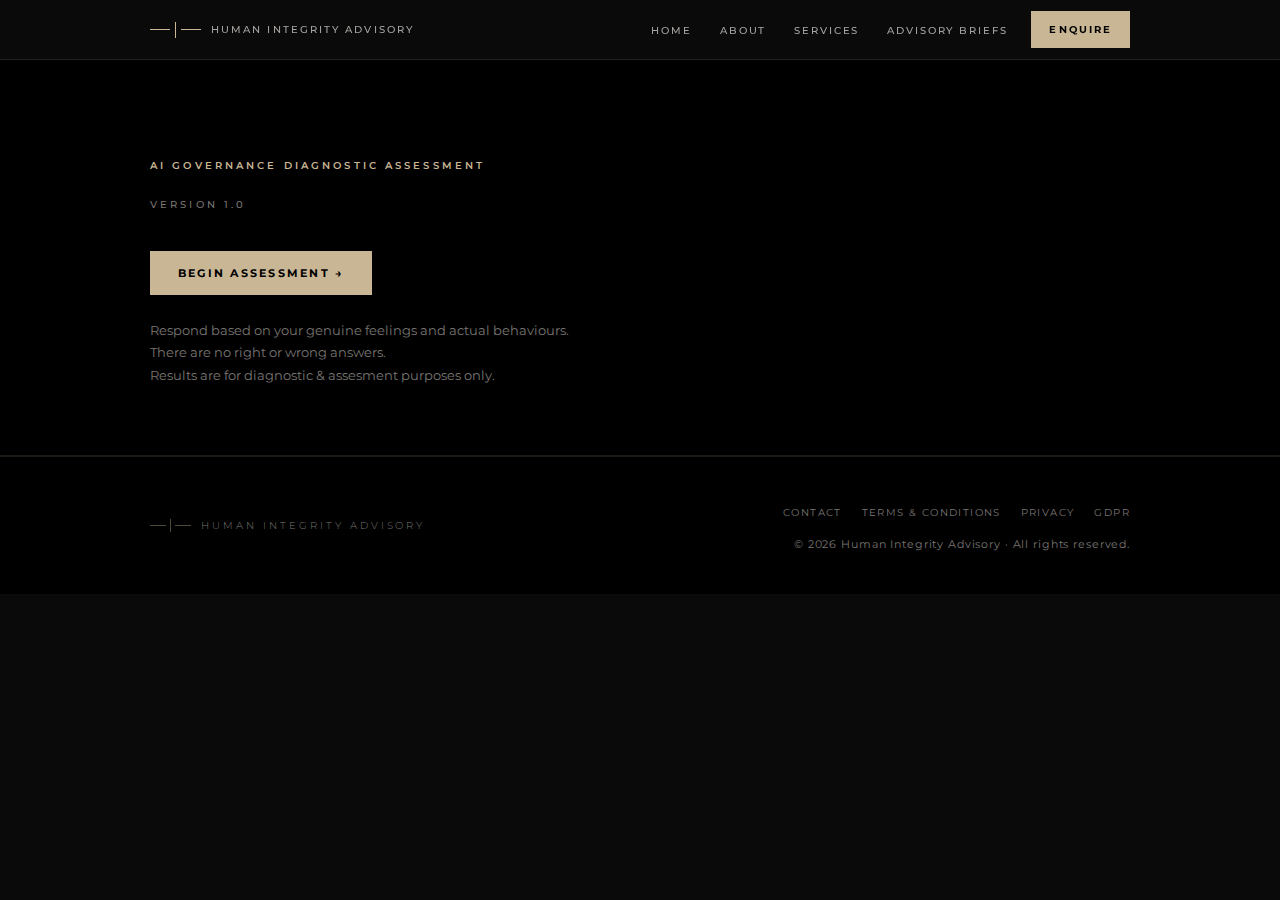
<file: diagnostic/index.html>
<!DOCTYPE html>
<html lang="en">
<head>
<meta charset="UTF-8">
<meta name="viewport" content="width=device-width, initial-scale=1.0">
<title>AI Governance Diagnostic Assessment · Version 1.0 | Human Integrity Advisory</title>
<link rel="preconnect" href="https://fonts.googleapis.com">
<link href="https://fonts.googleapis.com/css2?family=Montserrat:wght@300;400;500;600;700;800&display=swap" rel="stylesheet">
<style>
:root {
  --black: #000000;
  --bg: #0a0a0a;
  --surface: #141414;
  --surface-2: #1c1c1c;
  --border: rgba(201,182,148,0.14);
  --border-light: rgba(201,182,148,0.30);
  --gold: #C9B694;
  --gold-dim: rgba(201,182,148,0.40);
  --gold-faint: rgba(201,182,148,0.08);
  --accent: #C9B694;
  --accent-glow: rgba(201,182,148,0.08);
  --text: #f0f0f0;
  --text-muted: #a8a5a2;
  --text-dim: #797673;
  --green: #7fba7a; --green-bg: rgba(127,186,122,0.08); --green-border: rgba(127,186,122,0.30);
  --amber: #d4a84b; --amber-bg: rgba(212,168,75,0.08); --amber-border: rgba(212,168,75,0.30);
  --red: #c4605a;   --red-bg: rgba(196,96,90,0.08);     --red-border: rgba(196,96,90,0.30);
  --purple: #C9B694;
  --radius: 0px; --radius-sm: 0px;
  --nav-h: 60px;
  --page-max: 980px;
  --pad-x: clamp(20px, 5vw, 64px);
}
*,*::before,*::after{margin:0;padding:0;box-sizing:border-box;}
body{font-family:'Montserrat',sans-serif;background:var(--bg);color:var(--text);min-height:100vh;font-size:0.96rem;line-height:1.85;-webkit-font-smoothing:antialiased;overflow-x:hidden;padding-top:var(--nav-h);}

/* ── HIA NAV ──────────────────────────────────────────────── */
.hia-nav{position:fixed;top:0;left:0;right:0;z-index:200;height:var(--nav-h);background:rgba(10,10,10,0.97);backdrop-filter:blur(12px);-webkit-backdrop-filter:blur(12px);border-bottom:1px solid var(--border);display:flex;align-items:center;padding:0 var(--pad-x);}
.hia-nav-inner{width:100%;max-width:var(--page-max);margin:0 auto;display:flex;align-items:center;justify-content:space-between;gap:24px;}
.nav-mark{display:flex;align-items:center;gap:10px;flex-shrink:0;text-decoration:none;}
.nav-mark-icon{display:flex;align-items:center;gap:5px;}
.nm-line{display:block;width:20px;height:1px;background:var(--gold);}
.nm-stroke{display:block;width:1px;height:16px;background:var(--gold);}
.nav-mark-text{font-size:0.65rem;font-weight:500;letter-spacing:0.20em;text-transform:uppercase;color:var(--text-muted);transition:color 0.2s;}
.nav-mark:hover .nav-mark-text{color:var(--text);}
.nav-links{display:flex;align-items:center;gap:28px;list-style:none;flex:1;justify-content:flex-end;}
.nav-links a{font-size:0.65rem;font-weight:500;letter-spacing:0.18em;text-transform:uppercase;color:var(--text-muted);position:relative;padding-bottom:2px;transition:color 0.2s;text-decoration:none;}
.nav-links a::after{content:'';position:absolute;bottom:-2px;left:0;width:0;height:1px;background:var(--gold);transition:width 0.25s;}
.nav-links a:hover{color:var(--gold);}
.nav-links a:hover::after{width:100%;}
.nav-links a.current{color:var(--gold);}
.nav-links a.current::after{width:100%;}
.nav-enquire{display:inline-flex;align-items:center;justify-content:center;flex-shrink:0;background:var(--gold);color:#000;font-family:'Montserrat',sans-serif;font-size:0.65rem;font-weight:700;letter-spacing:0.20em;text-transform:uppercase;padding:9px 18px;min-height:34px;border:none;cursor:pointer;white-space:nowrap;transition:opacity 0.2s;text-decoration:none;}
.nav-enquire:hover{opacity:0.85;}
.nav-hamburger{display:none;background:none;border:none;cursor:pointer;flex-direction:column;align-items:center;justify-content:center;gap:5px;padding:8px;width:40px;height:40px;}
.nav-hamburger span{display:block;width:22px;height:1px;background:var(--text-muted);transition:transform 0.25s,opacity 0.2s;}
.nav-hamburger.open span:nth-child(1){transform:translateY(6px) rotate(45deg);}
.nav-hamburger.open span:nth-child(2){opacity:0;}
.nav-hamburger.open span:nth-child(3){transform:translateY(-6px) rotate(-45deg);}
.nav-mobile{display:none;position:fixed;top:var(--nav-h);left:0;right:0;background:rgba(10,10,10,0.98);border-bottom:1px solid var(--border);padding:20px var(--pad-x) 32px;z-index:199;}
.nav-mobile.open{display:block;}
.nav-mobile ul{list-style:none;}
.nav-mobile ul li a{display:block;padding:14px 0;border-bottom:1px solid var(--border);font-size:0.72rem;font-weight:500;letter-spacing:0.18em;text-transform:uppercase;color:var(--text-muted);transition:color 0.2s;text-decoration:none;}
.nav-mobile ul li:last-child a{border-bottom:none;}
.nav-mobile ul li a:hover{color:var(--gold);}
.nav-mobile-cta{display:flex;align-items:center;justify-content:center;width:100%;margin-top:24px;background:var(--gold);color:#000;font-family:'Montserrat',sans-serif;font-size:0.65rem;font-weight:700;letter-spacing:0.20em;text-transform:uppercase;padding:13px 20px;min-height:44px;transition:opacity 0.2s;text-decoration:none;}
.nav-mobile-cta:hover{opacity:0.85;}

/* ── PAGE HERO ────────────────────────────────────────────── */
.page-hero{background:var(--black);padding:clamp(56px,8vw,96px) var(--pad-x) clamp(44px,6vw,68px);border-bottom:1px solid var(--border);}
.page-hero-inner{max-width:var(--page-max);margin:0 auto;}
.page-eyebrow{font-size:0.65rem;font-weight:600;letter-spacing:0.30em;text-transform:uppercase;color:var(--gold);margin-bottom:20px;}
.page-h1{font-size:clamp(1.6rem,4vw,2.8rem);font-weight:700;color:var(--text);line-height:1.2;margin-bottom:24px;}
.page-lede{font-size:clamp(0.95rem,2vw,1.05rem);line-height:1.9;color:var(--text-muted);max-width:580px;}
.hero-alma-mark{font-family:'Montserrat',sans-serif;font-weight:700;font-size:clamp(3rem,8vw,5rem);color:var(--gold);letter-spacing:0.20em;line-height:1;margin-bottom:4px;}
.hero-alma-sub{font-size:0.65rem;font-weight:500;letter-spacing:0.30em;text-transform:uppercase;color:var(--text-dim);margin-bottom:32px;}
.hero-stat-band{display:grid;grid-template-columns:repeat(3,1fr);gap:1px;background:var(--border);margin:48px 0 0;}
.hero-stat{background:var(--black);padding:clamp(20px,3vw,32px);text-align:center;}
.hero-stat-num{font-size:clamp(1.8rem,4vw,2.4rem);font-weight:700;color:var(--text);line-height:1;margin-bottom:6px;}
.hero-stat-lbl{font-size:0.72rem;font-weight:500;letter-spacing:0.16em;text-transform:uppercase;color:var(--text-muted);line-height:1.65;}
.hero-cta-row{display:flex;gap:16px;flex-wrap:wrap;margin-top:36px;}
.hero-btn-gold{display:inline-flex;align-items:center;justify-content:center;background:var(--gold);color:#000;font-family:'Montserrat',sans-serif;font-size:0.7rem;font-weight:700;letter-spacing:0.20em;text-transform:uppercase;padding:12px 28px;min-height:44px;border:none;cursor:pointer;transition:opacity 0.2s;}
.hero-btn-gold:hover{opacity:0.85;}
.hero-btn-outline{display:inline-flex;align-items:center;justify-content:center;background:transparent;color:var(--text-muted);font-family:'Montserrat',sans-serif;font-size:0.7rem;font-weight:600;letter-spacing:0.20em;text-transform:uppercase;padding:11px 28px;min-height:44px;border:1px solid var(--border-light);cursor:pointer;transition:border-color 0.2s,color 0.2s;}
.hero-btn-outline:hover{border-color:var(--gold);color:var(--gold);}
.hero-note{font-size:0.82rem;color:var(--text-dim);line-height:1.75;margin-top:24px;max-width:580px;}
.hero-bottom-label{font-size:0.58rem;font-weight:700;letter-spacing:0.26em;text-transform:uppercase;color:var(--text-dim);text-align:center;padding:20px 0;border-top:1px solid var(--border);margin-top:0;}

/* ── HIA FOOTER ───────────────────────────────────────────── */
.hia-footer{background:var(--black);border-top:1px solid var(--border);padding:clamp(24px,3.5vw,40px) var(--pad-x);}
.hia-footer-inner{max-width:var(--page-max);margin:0 auto;display:flex;align-items:center;justify-content:space-between;gap:24px;flex-wrap:wrap;}
.footer-mark{display:flex;align-items:center;gap:10px;flex-shrink:0;}
.footer-mark-icon{display:flex;align-items:center;gap:4px;}
.fm-line{display:block;width:16px;height:1px;background:var(--gold-dim);}
.fm-stroke{display:block;width:1px;height:13px;background:var(--gold-dim);}
.footer-mark-text{font-size:0.62rem;font-weight:300;letter-spacing:0.30em;text-transform:uppercase;color:var(--text-dim);}
.hia-footer-right{display:flex;flex-direction:column;align-items:flex-end;gap:8px;}
.footer-links-list{display:flex;gap:20px;list-style:none;flex-wrap:wrap;justify-content:flex-end;}
.footer-links-list a{font-size:0.62rem;letter-spacing:0.14em;text-transform:uppercase;color:var(--text-dim);transition:color 0.2s;text-decoration:none;}
.footer-links-list a:hover{color:var(--text-muted);}
.footer-copy{font-size:0.68rem;color:var(--text-dim);letter-spacing:0.08em;}

/* PROGRESS */
#progress-container{position:fixed;top:0;left:0;right:0;z-index:210;background:rgba(10,10,10,0.97);backdrop-filter:blur(12px);-webkit-backdrop-filter:blur(12px);border-bottom:1px solid var(--border);padding:0 clamp(20px,5vw,64px);height:60px;display:flex;align-items:center;gap:20px;}
.logo{font-family:'Montserrat',sans-serif;font-weight:700;font-size:0.65rem;color:var(--gold);letter-spacing:0.20em;text-transform:uppercase;flex-shrink:0;}
.progress-track{flex:1;height:2px;background:var(--border);overflow:hidden;}
.progress-fill{height:100%;background:var(--gold);transition:width 0.4s ease;}
.progress-label{font-size:0.65rem;color:var(--text-dim);flex-shrink:0;font-weight:500;letter-spacing:0.10em;}

/* SURVEY WRAPPER */
#survey-wrapper{padding-top:80px;min-height:100vh;display:flex;align-items:flex-start;justify-content:center;padding-bottom:100px;}
.section-container{max-width:720px;width:100%;padding:40px clamp(20px,5vw,64px);}

/* SECTION HEADER */
.section-header{margin-bottom:40px;}
.section-badge{display:inline-flex;align-items:center;gap:8px;background:transparent;border:1px solid var(--border-light);color:var(--text-muted);font-size:0.58rem;font-weight:700;padding:4px 10px;margin-bottom:16px;text-transform:uppercase;letter-spacing:0.24em;}
.section-title{font-family:'Montserrat',sans-serif;font-weight:700;font-size:clamp(1.3rem,3vw,1.7rem);color:var(--text);line-height:1.2;margin-bottom:12px;}
.section-desc{color:var(--text-muted);font-size:0.92rem;line-height:1.85;border-left:2px solid var(--gold-dim);padding-left:16px;}
.gov-link{margin-top:12px;font-size:0.82rem;color:var(--text-dim);font-style:italic;border-left:2px solid var(--red-border);padding-left:12px;line-height:1.65;}

/* QUESTION CARD */
.question-card{background:var(--surface);border:1px solid var(--border);padding:20px 24px;margin-bottom:2px;transition:border-color .2s,background .2s;}
.question-card:hover{background:var(--surface-2);border-color:rgba(201,182,148,0.22);}
.question-card.answered{border-color:var(--border-light);}
.question-top{display:flex;align-items:flex-start;gap:12px;margin-bottom:16px;}
.q-num{font-size:0.58rem;font-weight:700;color:var(--gold);letter-spacing:0.22em;padding-top:3px;flex-shrink:0;min-width:28px;}
.q-text{font-size:0.92rem;color:var(--text);line-height:1.65;flex:1;}
.q-notation{flex-shrink:0;font-size:14px;margin-top:1px;cursor:help;}
.n-star{color:var(--gold);} .n-diamond{color:var(--gold-dim);} .n-circle{color:var(--green);} .n-tri{color:var(--amber);}

/* LIKERT */
.likert-scale{display:flex;gap:2px;}
.likert-option{flex:1;display:flex;flex-direction:column;align-items:center;gap:6px;}
.likert-btn{width:100%;height:44px;border:1px solid var(--border);background:var(--surface-2);color:var(--text-dim);cursor:pointer;font-family:'Montserrat',sans-serif;font-size:0.85rem;font-weight:600;transition:all .15s;display:flex;align-items:center;justify-content:center;}
.likert-btn:hover{border-color:var(--gold);color:var(--gold);background:var(--gold-faint);}
.likert-btn.selected{background:var(--gold);border-color:var(--gold);color:#000;font-weight:700;}
.likert-label{font-size:0.6rem;color:var(--text-dim);text-align:center;line-height:1.2;letter-spacing:0.04em;font-weight:500;}

/* FREQUENCY */
.freq-scale{display:flex;gap:2px;flex-wrap:wrap;}
.freq-btn{flex:1;min-width:70px;padding:10px 8px;border:1px solid var(--border);background:var(--surface-2);color:var(--text-dim);cursor:pointer;font-size:0.72rem;font-weight:600;transition:all .15s;text-align:center;letter-spacing:0.06em;text-transform:uppercase;font-family:'Montserrat',sans-serif;}
.freq-btn:hover{border-color:var(--gold);color:var(--gold);background:var(--gold-faint);}
.freq-btn.selected{background:var(--gold);border-color:var(--gold);color:#000;}

/* CONTEXT */
.context-question{background:var(--surface);border:1px solid var(--border);padding:20px 24px;margin-bottom:2px;}
.context-q-text{font-size:0.92rem;color:var(--text);font-weight:600;margin-bottom:12px;}
.radio-grid{display:flex;flex-wrap:wrap;gap:2px;}
.radio-opt{display:flex;align-items:center;gap:8px;background:var(--surface-2);border:1px solid var(--border);padding:10px 16px;cursor:pointer;transition:all .15s;font-size:0.82rem;color:var(--text-dim);font-weight:500;}
.radio-opt:hover{border-color:rgba(201,182,148,0.30);color:var(--text);background:var(--surface-2);}
.radio-opt.selected{border-color:var(--gold);background:var(--gold-faint);color:var(--gold);}

/* NAV */
#nav-bar{position:fixed;bottom:0;left:0;right:0;background:rgba(10,10,10,0.97);backdrop-filter:blur(12px);-webkit-backdrop-filter:blur(12px);border-top:1px solid var(--border);padding:16px clamp(20px,5vw,64px);display:flex;justify-content:space-between;align-items:center;z-index:210;}
.nav-info{font-size:0.65rem;color:var(--text-dim);letter-spacing:0.18em;text-transform:uppercase;font-weight:500;}
.nav-buttons{display:flex;gap:2px;}
.btn{padding:11px 28px;font-size:0.7rem;font-weight:700;cursor:pointer;transition:all .15s;border:none;font-family:'Montserrat',sans-serif;letter-spacing:0.20em;text-transform:uppercase;}
.btn-ghost{background:transparent;color:var(--text-muted);border:1px solid var(--border-light);}
.btn-ghost:hover{border-color:var(--gold);color:var(--gold);}
.btn-primary{background:var(--gold);color:#000;}
.btn-primary:hover{opacity:.85;}
.btn-complete{background:var(--gold);color:#000;}
.btn-complete:hover{opacity:.85;}

/* INTRO / HERO WRAPPER */
#intro-screen{}
.intro-logo{font-family:'Montserrat',sans-serif;font-weight:700;font-size:clamp(3rem,8vw,5rem);color:var(--gold);letter-spacing:0.20em;margin-bottom:8px;}
.intro-tagline{font-family:'Montserrat',sans-serif;font-size:0.65rem;color:var(--text-dim);font-weight:500;letter-spacing:0.30em;margin-bottom:56px;text-transform:uppercase;}
.intro-grid{display:grid;grid-template-columns:repeat(3,1fr);gap:1px;background:var(--border);margin-bottom:48px;text-align:left;}
.intro-card{background:var(--surface);border:none;padding:clamp(20px,4vw,32px);}
.intro-card-num{font-family:'Montserrat',sans-serif;font-size:clamp(2rem,5vw,2.8rem);font-weight:700;color:var(--text);margin-bottom:8px;}
.intro-card-num .g,.intro-card-num{color:var(--text);}
.intro-card-label{font-size:0.82rem;color:var(--text-muted);line-height:1.65;}
.intro-note{font-size:0.82rem;color:var(--text-dim);line-height:1.75;margin-top:28px;max-width:560px;margin-left:auto;margin-right:auto;}
.legend-row{display:flex;justify-content:center;gap:24px;flex-wrap:wrap;margin:28px 0;font-size:0.72rem;color:var(--text-dim);letter-spacing:0.04em;}
.leg-item{display:flex;align-items:center;gap:8px;}
.leg-dot{width:8px;height:8px;flex-shrink:0;}

/* DASHBOARD */
#dashboard{max-width:980px;margin:0 auto;padding:80px clamp(20px,5vw,64px) 80px;}
.dash-header{margin-bottom:48px;}
.dash-title{font-family:'Montserrat',sans-serif;font-weight:700;font-size:clamp(1.6rem,4vw,2.4rem);color:var(--text);margin-bottom:8px;line-height:1.2;}
.dash-sub{color:var(--text-muted);font-size:0.92rem;}
.dash-meta{font-size:0.78rem;color:var(--text-dim);margin-top:8px;letter-spacing:0.04em;}

.overall-row{display:grid;grid-template-columns:auto 1fr;gap:32px;background:var(--surface);border:1px solid var(--border);padding:clamp(24px,4vw,40px);margin-bottom:48px;align-items:center;}
.gauge{width:120px;height:120px;display:flex;align-items:center;justify-content:center;flex-direction:column;font-family:'Montserrat',sans-serif;flex-shrink:0;border:1px solid var(--border);}
.gauge-num{font-size:clamp(2rem,5vw,2.6rem);font-weight:700;line-height:1;}
.gauge-pct{font-size:0.85rem;opacity:.6;font-weight:500;}
.overall-meta h3{font-family:'Montserrat',sans-serif;font-size:1.05rem;font-weight:600;color:var(--text);margin-bottom:8px;}
.overall-meta p{color:var(--text-muted);font-size:0.92rem;line-height:1.85;margin-bottom:14px;}

.rag-badge{display:inline-flex;align-items:center;gap:6px;padding:4px 10px;font-size:0.58rem;font-weight:700;font-family:'Montserrat',sans-serif;text-transform:uppercase;letter-spacing:0.24em;}
.rag-green{background:var(--green-bg);color:var(--green);border:1px solid var(--green-border);}
.rag-amber{background:var(--amber-bg);color:var(--amber);border:1px solid var(--amber-border);}
.rag-red{background:var(--red-bg);color:var(--red);border:1px solid var(--red-border);}

.dim-grid{display:grid;grid-template-columns:repeat(auto-fill,minmax(310px,1fr));gap:1px;background:var(--border);margin-bottom:48px;}
.dim-card{background:var(--surface);border:none;padding:clamp(20px,4vw,28px);}
.dim-top{display:flex;justify-content:space-between;align-items:flex-start;margin-bottom:20px;}
.dim-name{font-family:'Montserrat',sans-serif;font-weight:600;font-size:0.92rem;color:var(--text);}
.dim-sec{font-size:0.58rem;font-weight:700;color:var(--text-dim);margin-top:3px;letter-spacing:0.22em;text-transform:uppercase;}
.bar-group{margin-bottom:10px;}
.bar-labels{display:flex;justify-content:space-between;margin-bottom:5px;font-size:0.78rem;}
.bar-labels span:first-child{color:var(--text-muted);}
.bar-labels span:last-child{font-weight:600;color:var(--text);}
.bar-track{height:3px;background:var(--surface-2);overflow:hidden;border:none;}
.bar-fill{height:100%;transition:width .7s ease;}
.fill-accent{background:var(--gold);}
.fill-purple{background:var(--gold-dim);}
.fill-green{background:var(--green);}
.fill-amber{background:var(--amber);}
.fill-red{background:var(--red);}
.paper-flag{display:inline-flex;align-items:center;gap:6px;padding:4px 10px;background:var(--amber-bg);border:1px solid var(--amber-border);font-size:0.72rem;color:var(--amber);margin-top:12px;letter-spacing:0.04em;}

.gap-grid{display:grid;grid-template-columns:repeat(auto-fill,minmax(220px,1fr));gap:1px;background:var(--border);margin-bottom:32px;}
.gap-card{background:var(--surface);border:none;padding:clamp(18px,3vw,24px);}
.gap-name{font-family:'Montserrat',sans-serif;font-weight:600;font-size:0.88rem;color:var(--text);margin-bottom:4px;}
.gap-desc{font-size:0.78rem;color:var(--text-dim);margin-bottom:16px;line-height:1.65;}
.gap-score{font-family:'Montserrat',sans-serif;font-size:clamp(2rem,5vw,2.4rem);font-weight:700;line-height:1;margin-bottom:12px;}

.hoc-card{background:var(--surface);border:1px solid var(--border);padding:clamp(24px,4vw,40px);margin-bottom:48px;}
.hoc-title{font-family:'Montserrat',sans-serif;font-size:1rem;font-weight:600;color:var(--text);margin-bottom:4px;}
.hoc-desc{font-size:0.85rem;color:var(--text-muted);margin-bottom:20px;line-height:1.75;}
.hoc-row{display:flex;align-items:center;gap:24px;}
.hoc-num{font-family:'Montserrat',sans-serif;font-size:clamp(2.5rem,6vw,3.2rem);font-weight:700;flex-shrink:0;}
.hoc-track{flex:1;height:6px;background:var(--surface-2);overflow:hidden;}

.risk-grid{display:grid;grid-template-columns:repeat(auto-fill,minmax(200px,1fr));gap:1px;background:var(--border);margin-bottom:48px;}
.risk-card{padding:clamp(18px,3vw,24px);border:none;}
.risk-triggered{background:var(--red-bg);}
.risk-safe{background:var(--surface);opacity:.5;}
.risk-dot{width:8px;height:8px;margin-bottom:10px;}
.rdot-red{background:var(--red);}
.rdot-safe{background:var(--green);}
.risk-name{font-family:'Montserrat',sans-serif;font-size:0.88rem;font-weight:600;margin-bottom:6px;}
.risk-triggered .risk-name{color:var(--red);}
.risk-safe .risk-name{color:var(--text-dim);}
.risk-desc{font-size:0.78rem;line-height:1.65;color:var(--text-dim);margin-bottom:6px;}
.risk-cond{font-size:0.65rem;color:var(--text-dim);font-style:italic;letter-spacing:0.04em;}

.flags-list{display:flex;flex-direction:column;gap:2px;margin-bottom:48px;}
.flag-item{background:var(--surface);border:1px solid var(--border);padding:18px 24px;display:flex;gap:14px;align-items:flex-start;}
.flag-pill{padding:4px 10px;font-size:0.58rem;font-weight:700;text-transform:uppercase;flex-shrink:0;letter-spacing:0.20em;}
.flag-high{background:var(--red-bg);color:var(--red);border:1px solid var(--red-border);}
.flag-med{background:var(--amber-bg);color:var(--amber);border:1px solid var(--amber-border);}
.flag-low{background:var(--green-bg);color:var(--green);border:1px solid var(--green-border);}
.flag-text{font-size:0.88rem;color:var(--text);line-height:1.75;}

.dash-sec-title{font-family:'Montserrat',sans-serif;font-weight:700;font-size:0.7rem;color:var(--text);margin-bottom:16px;display:flex;align-items:center;gap:16px;letter-spacing:0.26em;text-transform:uppercase;}
.dash-sec-title::after{content:'';flex:1;height:1px;background:var(--border);}
.legend-bar{display:flex;gap:20px;margin-bottom:16px;flex-wrap:wrap;}
.leg-item2{display:flex;align-items:center;gap:8px;font-size:0.72rem;color:var(--text-dim);letter-spacing:0.04em;}
.leg-dot2{width:8px;height:8px;flex-shrink:0;}

/* ── REGULATORY COMPLIANCE ────────────────────────────────── */
.reg-inline-tags{display:flex;flex-wrap:wrap;gap:4px;margin-top:12px;}
.reg-tag{display:inline-flex;align-items:center;gap:4px;padding:3px 8px;font-size:0.58rem;font-weight:600;letter-spacing:0.12em;text-transform:uppercase;background:rgba(100,140,200,0.08);border:1px solid rgba(100,140,200,0.25);color:#7ea8d4;cursor:pointer;transition:all .15s;text-decoration:none;}
.reg-tag:hover{background:rgba(100,140,200,0.16);border-color:rgba(100,140,200,0.45);color:#a0c4e8;}
.reg-tag-icon{font-size:10px;opacity:0.7;}
.reg-section{margin-bottom:48px;}
.reg-grid{display:grid;grid-template-columns:repeat(auto-fill,minmax(310px,1fr));gap:1px;background:var(--border);margin-bottom:24px;}
.reg-card{background:var(--surface);padding:clamp(20px,4vw,28px);border:none;}
.reg-card-header{display:flex;justify-content:space-between;align-items:flex-start;margin-bottom:12px;gap:12px;}
.reg-article-num{font-family:'Montserrat',sans-serif;font-weight:700;font-size:0.7rem;color:#7ea8d4;letter-spacing:0.18em;text-transform:uppercase;}
.reg-article-title{font-family:'Montserrat',sans-serif;font-weight:600;font-size:0.88rem;color:var(--text);margin-bottom:8px;line-height:1.4;}
.reg-article-desc{font-size:0.82rem;color:var(--text-muted);line-height:1.75;margin-bottom:12px;}
.reg-risk-badge{display:inline-flex;align-items:center;gap:5px;padding:4px 10px;font-size:0.55rem;font-weight:700;text-transform:uppercase;letter-spacing:0.22em;}
.reg-risk-high{background:var(--red-bg);color:var(--red);border:1px solid var(--red-border);}
.reg-risk-elevated{background:var(--amber-bg);color:var(--amber);border:1px solid var(--amber-border);}
.reg-risk-lower{background:var(--green-bg);color:var(--green);border:1px solid var(--green-border);}
.reg-triggers{margin-top:10px;font-size:0.75rem;color:var(--text-dim);line-height:1.65;}
.reg-triggers strong{color:var(--text-muted);font-weight:600;}
.reg-link{display:inline-flex;align-items:center;gap:4px;margin-top:8px;font-size:0.68rem;color:#7ea8d4;text-decoration:none;letter-spacing:0.08em;transition:color .15s;}
.reg-link:hover{color:#a0c4e8;}
.reg-link-icon{font-size:10px;}
.reg-summary-card{background:var(--surface);border:1px solid var(--border);padding:clamp(24px,4vw,40px);margin-bottom:24px;}
.reg-summary-title{font-family:'Montserrat',sans-serif;font-size:1rem;font-weight:600;color:var(--text);margin-bottom:4px;}
.reg-summary-desc{font-size:0.85rem;color:var(--text-muted);margin-bottom:20px;line-height:1.75;}
.reg-summary-row{display:flex;align-items:center;gap:24px;flex-wrap:wrap;}
.reg-summary-stat{text-align:center;padding:16px 24px;background:var(--surface-2);border:1px solid var(--border);min-width:100px;}
.reg-summary-stat-num{font-family:'Montserrat',sans-serif;font-size:1.6rem;font-weight:700;line-height:1;}
.reg-summary-stat-lbl{font-size:0.62rem;color:var(--text-dim);letter-spacing:0.14em;text-transform:uppercase;margin-top:4px;}
.reg-framework-selector{display:flex;gap:2px;margin-bottom:16px;}
.reg-fw-btn{padding:8px 16px;font-size:0.6rem;font-weight:600;letter-spacing:0.18em;text-transform:uppercase;background:var(--surface-2);border:1px solid var(--border);color:var(--text-dim);cursor:pointer;transition:all .15s;font-family:'Montserrat',sans-serif;}
.reg-fw-btn:hover{border-color:rgba(100,140,200,0.4);color:#7ea8d4;}
.reg-fw-btn.active{background:rgba(100,140,200,0.12);border-color:rgba(100,140,200,0.4);color:#7ea8d4;}
.reg-penalty-bar{margin-top:16px;padding:14px 18px;background:rgba(196,96,90,0.04);border:1px solid var(--red-border);font-size:0.78rem;color:var(--text-muted);line-height:1.75;}
.reg-penalty-bar strong{color:var(--red);}
.reg-disclaimer{font-size:0.72rem;color:var(--text-dim);font-style:italic;line-height:1.65;margin-top:16px;padding:12px 16px;border-left:2px solid rgba(100,140,200,0.3);}

.footer-row{margin-top:48px;padding-top:24px;border-top:1px solid var(--border);display:flex;justify-content:space-between;align-items:center;flex-wrap:wrap;gap:12px;}
.footer-credit{font-size:0.68rem;color:var(--text-dim);letter-spacing:0.08em;}
.btn-print{display:inline-flex;align-items:center;gap:8px;padding:11px 24px;background:transparent;border:1px solid var(--border-light);color:var(--text-muted);font-size:0.65rem;cursor:pointer;font-family:'Montserrat',sans-serif;transition:all .15s;letter-spacing:0.20em;text-transform:uppercase;font-weight:600;}
.btn-print:hover{border-color:var(--gold);color:var(--gold);}

.hidden{display:none!important;}

@media(max-width:768px){
  .nav-links{display:none;}
  .nav-enquire{display:none;}
  .nav-hamburger{display:flex;}
  .hero-stat-band{grid-template-columns:1fr 1fr;}
  .hia-footer-inner{flex-direction:column;align-items:flex-start;}
  .hia-footer-right{align-items:flex-start;}
  .footer-links-list{justify-content:flex-start;}
}
@media(max-width:640px){
  .intro-grid{grid-template-columns:1fr;}
  .dim-grid{grid-template-columns:1fr;}
  .gap-grid{grid-template-columns:repeat(2,1fr);}
  .overall-row{grid-template-columns:1fr;}
  .hoc-row{flex-direction:column;align-items:flex-start;}
  .risk-grid{grid-template-columns:repeat(2,1fr);}
  .hero-stat-band{grid-template-columns:1fr;}
  .hero-cta-row{flex-direction:column;align-items:stretch;}
}
@media(max-width:480px){
  .hia-nav{height:56px;}
  :root{--nav-h:56px;}
}

@media print{
  #progress-container,#nav-bar,#intro-screen,#survey-wrapper,.hia-nav,.nav-mobile,.hia-footer{display:none!important;}
  #dashboard{display:block!important;padding:20px;}
  .btn-print{display:none!important;}
  body{background:#fff;color:#000;padding-top:0;}
}
</style>
</head>
<body>

<!-- HIA FIXED NAV -->
<nav class="hia-nav" id="hia-nav">
  <div class="hia-nav-inner">
    <a href="./index.html" class="nav-mark">
      <span class="nav-mark-icon"><span class="nm-line"></span><span class="nm-stroke"></span><span class="nm-line"></span></span>
      <span class="nav-mark-text">Human Integrity Advisory</span>
    </a>
    <ul class="nav-links">
      <li><a href="./index.html">Home</a></li>
      <li><a href="./about.html">About</a></li>
      <li><a href="./services.html">Services</a></li>
      <li><a href="./advisory-briefs.html">Advisory Briefs</a></li>
    </ul>
    <a href="./contact.html" class="nav-enquire">Enquire</a>
    <button class="nav-hamburger" id="nav-hamburger" onclick="toggleMobileNav()">
      <span></span><span></span><span></span>
    </button>
  </div>
</nav>

<!-- MOBILE NAV DRAWER -->
<div class="nav-mobile" id="nav-mobile">
  <ul>
    <li><a href="./index.html">Home</a></li>
    <li><a href="./about.html">About</a></li>
    <li><a href="./services.html">Services</a></li>
    <li><a href="./advisory-briefs.html">Advisory Briefs</a></li>
  </ul>
  <a href="./contact.html" class="nav-mobile-cta">Enquire</a>
</div>

<!-- PROGRESS BAR (survey mode) -->
<div id="progress-container" class="hidden">
  <div class="logo">HIA</div>
  <div class="progress-track"><div class="progress-fill" id="progress-fill" style="width:0%"></div></div>
  <div class="progress-label" id="progress-label">1 / 11</div>
</div>

<!-- HERO / INTRO SCREEN -->
<div id="intro-screen">
  <div class="page-hero">
    <div class="page-hero-inner">
      <div class="page-eyebrow">AI Governance Diagnostic Assessment</div>
      <!-- <div class="hero-alma-mark">ALMA</div> -->
      <div class="hero-alma-sub">Version 1.0</div>
      <!-- <p class="page-lede">Measuring psychological readiness for responsible AI governance. Quantifying both what your people believe and what they actually do; producing prioritised vulnerability maps, not abstract maturity scores.</p> -->
      <div class="hero-cta-row">
        <button class="hero-btn-gold" onclick="startSurvey()">Begin Assessment →</button>
        <!-- <a href="./services.html" class="hero-btn-outline">View Services</a> -->
      </div>
      <p class="hero-note">Respond based on your genuine feelings and actual behaviours.<br>There are no right or wrong answers.<br>Results are for diagnostic &amp; assesment purposes only.</p>
    </div>
  </div>
<!--   <div class="hero-stat-band">
    <div class="hero-stat">
      <div class="hero-stat-num">92</div>
      <div class="hero-stat-lbl">Rated items across 9 sections</div>
    </div>
    <div class="hero-stat">
      <div class="hero-stat-num">14<span style="font-size:0.5em;opacity:0.6;">min</span></div>
      <div class="hero-stat-lbl">Estimated completion time</div>
    </div>
    <div class="hero-stat">
      <div class="hero-stat-num">RAG</div>
      <div class="hero-stat-lbl">Scoring with risk pattern detection</div>
    </div>
  </div> -->
  <!-- <div class="hero-bottom-label">Psychological Safety · Growth Orientation · Adaptive Flexibility · Conscious Ownership · Critical Engagement</div> -->
</div>

<!-- SURVEY WRAPPER -->
<div id="survey-wrapper" class="hidden">
  <div class="section-container">
    <div id="section-content"></div>
  </div>
</div>

<!-- NAV BAR -->
<div id="nav-bar" class="hidden">
  <div class="nav-info" id="nav-info"></div>
  <div class="nav-buttons">
    <button class="btn btn-ghost" id="btn-prev" onclick="goPrev()">← Back</button>
    <button class="btn btn-primary" id="btn-next" onclick="goNext()">Next →</button>
  </div>
</div>

<!-- DASHBOARD -->
<div id="dashboard" class="hidden"></div>

<!-- HIA FOOTER -->
<footer class="hia-footer" id="hia-footer">
  <div class="hia-footer-inner">
    <div class="footer-mark">
      <span class="footer-mark-icon"><span class="fm-line"></span><span class="fm-stroke"></span><span class="fm-line"></span></span>
      <span class="footer-mark-text">Human Integrity Advisory</span>
    </div>
    <div class="hia-footer-right">
      <ul class="footer-links-list">
        <li><a href="./contact.html">Contact</a></li>
        <li><a href="./terms.html">Terms & Conditions</a></li>
        <li><a href="./privacy.html">Privacy</a></li>
        <li><a href="./gdpr.html">GDPR</a></li>
      </ul>
      <div class="footer-copy">© 2026 Human Integrity Advisory · All rights reserved.</div>
    </div>
  </div>
</footer>

<script>
// ─── SURVEY DATA ─────────────────────────────────────────────────────────────
const SECTIONS = [
{
  id:'A', title:'Context & Background',
  desc:'Tell us about your role and organisational context. This information is used for segmentation and delusion gap analysis only.',
  type:'context',
  questions:[
    {id:'A1',text:'Primary role',opts:['C-suite/Board','Senior leader/Director','Middle manager','Technical specialist','AI/Data professional','Other']},
    {id:'A2',text:'Primary function',opts:['General management','IT/Technology','Risk/Compliance','Legal','Finance','Operations','HR','R&D','Other']},
    {id:'A3',text:'Industry',opts:['Financial services','Healthcare/Life sciences','Technology','Manufacturing','Professional services','Public sector','Energy/Utilities','Other']},
    {id:'A4',text:'Organisation size',opts:['Under 500','500–2,000','2,001–10,000','10,001–50,000','Over 50,000']},
    {id:'A5',text:'Current AI usage level',opts:["Don't use AI tools","Occasional/Experimental","Regular use in some tasks","Daily use integrated into work","Work directly on AI development/deployment"]},
    {id:'A6',text:'AI governance framework status',opts:['No framework','In development','Exists but inconsistently applied','Actively used',"Don't know"]},
    {id:'A7',text:'How frequently do you interact with AI-generated outputs in your role?',opts:['Never','Monthly','Weekly','Daily','Multiple times per day']}
  ]
},
{
  id:'B', title:'Psychological Safety',
  desc:'Assesses your sense of safety to question AI systems, report errors, and acknowledge uncertainty.',
  // govLink:'Low scores create escalation pathway failures and governance blind spots. When operators fear retribution, subtle AI errors accumulate silently.',
  type:'likert', dim:'ps', dimLabel:'Psychological Safety', behKeys:['K1','K2','K3'],
  questions:[
    {id:'B1',text:'If I made an error while using an AI system, it is safe for me to report it.'},
    {id:'B2',text:'I can challenge AI-driven decisions without fear of impact on my performance evaluation.'},
    {id:'B3',text:'In discussions about AI, people who question recommendations are heard, not dismissed.',n:'●'},
    {id:'B4',text:"I can tell a senior leader an AI decision seems wrong, even if I'm not an AI expert."},
    {id:'B5',text:'In my team, people can say "I don\'t understand this AI system" without losing credibility.',n:'●'},
    {id:'B6',text:"Leaders admit when they don't fully understand AI systems or their limitations."},
    {id:'B7',text:'I have witnessed someone challenge an AI decision without negative consequences.',n:'★'},
    {id:'B8',text:'Non-technical people contribute to AI governance without being dismissed.',n:'★'},
    {id:'B9',text:'When AI produces unexpected results, people speak up immediately.',n:'◆'},
    {id:'B10',text:'Junior staff challenge AI decisions as often as senior staff do.',n:'◆'}
  ]
},
{
  id:'C', title:'Growth Orientation',
  desc:'Assesses your belief that AI governance capability can be developed through effort and learning.',
  // govLink:'Low scores create capability stagnation. The "digital native" fallacy takes hold — senior leaders abdicate oversight, assuming AI competence belongs to younger or more technical staff.',
  type:'likert', dim:'go', dimLabel:'Growth Orientation', behKeys:['K4','K5','K6'],
  questions:[
    {id:'C1',text:'I can significantly improve my ability to work effectively with AI through effort and practice.'},
    {id:'C2',text:'When I struggle with AI tools, I see it as a learning opportunity, not a personal limitation.'},
    {id:'C3',text:'I actively seek feedback on how I use AI in my work.'},
    {id:'C4',text:'AI competence is a skill anyone can develop with proper support, not an innate talent.'},
    {id:'C5',text:'I am willing to invest significant time in developing AI governance capability.'},
    {id:'C6',text:'Age, seniority, technical background, or "digital native" status should not determine AI governance capability.'},
    {id:'C7',text:'People who struggle with AI need development support, not removal from AI-related work.'},
    {id:'C8',text:'Senior leaders in my organisation actively learn about AI rather than delegating to specialists.',n:'★'},
    {id:'C9',text:'AI governance capability is distributed across roles, not concentrated in specialists.',n:'◆'},
    {id:'C10',text:'When AI governance frameworks need updating, non-technical leaders actively participate.',n:'◆'}
  ]
},
{
  id:'D', title:'Adaptive Flexibility',
  desc:'Assesses your comfort with ambiguity and willingness to revise approaches as AI evolves.',
  // govLink:"Low scores create governance rigidity and framework-reality gaps. Static rules cannot keep pace with AI evolution; shadow AI proliferates as workarounds. The sunk cost fallacy drives deployment of flawed models.",
  type:'likert', dim:'af', dimLabel:'Adaptive Flexibility', behKeys:['K7','K8','K9'],
  questions:[
    {id:'D1',text:'I am comfortable making decisions about AI without complete information.'},
    {id:'D2',text:'I can adapt quickly when AI tools or policies change.'},
    {id:'D3',text:'I accept that some AI outcomes are inherently uncertain.'},
    {id:'D4',text:"I am willing to abandon an AI approach that isn't working, even if we've invested significantly."},
    {id:'D5',text:'I prefer to iterate and learn rather than wait for a perfect AI solution.'},
    {id:'D6',text:'When evidence suggests a better path, I can let go of original plans without defensiveness.'},
    {id:'D7',text:"My organisation has abandoned AI projects when evidence showed they weren't working.",n:'★'},
    {id:'D8',text:'Sunk costs do not prevent us from stopping flawed AI systems.',n:'★'},
    {id:'D9',text:'Our AI governance framework evolves as quickly as our AI technology does.',n:'◆'},
    {id:'D10',text:'People can raise concerns about governance being too rigid without pushback.',n:'◆'}
  ]
},
{
  id:'E', title:'Conscious Ownership',
  desc:'Assesses your sense of personal accountability for AI decisions and outcomes.',
  // govLink:'Low scores create accountability diffusion and "moral crumple zones" — where humans absorb liability for systems they cannot meaningfully control, or voluntarily shift blame to the algorithm.',
  type:'likert', dim:'co', dimLabel:'Conscious Ownership', behKeys:['K10','K11','K12'],
  questions:[
    {id:'E1',text:'I take personal responsibility for decisions I make using AI.'},
    {id:'E2',text:"AI governance is my responsibility, not just specialists'.",n:'●'},
    {id:'E3',text:'I would not blame an AI system for a poor outcome if I chose to rely on it.'},
    {id:'E4',text:'I actively monitor the AI tools I use for appropriate performance.'},
    {id:'E5',text:'I take initiative to understand AI systems that affect my work.'},
    {id:'E6',text:'I would speak up about AI risks even if not strictly my job.'},
    {id:'E7',text:'In my organisation, accountability for AI outcomes is clearly documented and assigned.',n:'★'},
    {id:'E8',text:'People cannot hide behind "the algorithm decided" when things go wrong.',n:'★'},
    {id:'E9',text:'Accountability for AI decisions is as clear as accountability for non-AI decisions.',n:'◆'},
    {id:'E10',text:'People accountable for AI oversight have the information and access needed to fulfil that role.',n:'◆'}
  ]
},
{
  id:'F', title:'Critical Engagement',
  desc:'Assesses your tendency to actively question, verify, and challenge AI outputs.',
  // govLink:'Low scores create automation bias and human oversight erosion. As AI capability improves, critical engagement naturally drops — the complacency paradox.',
  type:'likert', dim:'ce', dimLabel:'Critical Engagement', behKeys:['K13','K14','K15'],
  questions:[
    {id:'F1',text:'I routinely verify AI-generated outputs before acting on them.',n:'●'},
    {id:'F2',text:'I question the assumptions and data behind AI recommendations.'},
    {id:'F3',text:'I am sceptical of AI outputs that seem too good to be true.'},
    {id:'F4',text:'I consider potential biases when interpreting AI results.'},
    {id:'F5',text:'I maintain my own judgement even when AI expresses high confidence.'},
    {id:'F6',text:'I would push back on decisions based solely on AI without human review.'},
    {id:'F7',text:'In my organisation, overriding AI recommendations is normal and accepted, not viewed as obstructionist.',n:'★'},
    {id:'F8',text:'As AI systems become more reliable, verification effort increases rather than decreases.',n:'★'},
    {id:'F9',text:'Human verification of AI outputs is expected, not optional, regardless of AI confidence levels.',n:'◆'},
    {id:'F10',text:'People have the time and resources to actually verify AI outputs, not just policies requiring it.',n:'◆'}
  ]
},
{
  id:'G', title:'Accountability',
  desc:'Measures clarity of accountability structures, alignment between accountability and authority/tools, and consequences when oversight fails.',
  type:'likert', gap:'accountability', gapLabel:'Accountability',
  questions:[
    {id:'G1',text:"I know who has final accountability for each AI system I use and what they're accountable for."},
    {id:'G2',text:'Accountability for AI is documented, and accountable people have the authority and tools to act.'},
    {id:'G3',text:'When AI failures occur, there is no confusion about who is responsible.'},
    {id:'G4',text:'Nobody is held accountable for AI outcomes they cannot meaningfully influence.'},
    {id:'G5',text:'Accountability comes with real consequences when oversight fails.'}
  ]
},
{
  id:'H', title:'Executive Authority',
  desc:'Measures whether people with oversight roles have genuine authority to override AI, whether exercising authority creates risk, and the quality of technical-governance partnership.',
  type:'likert', gap:'authority', gapLabel:'Executive Authority',
  questions:[
    {id:'H1',text:'People with oversight authority can override AI decisions without requiring multiple approvals.'},
    {id:'H2',text:'Exercising override authority does NOT create political or career risk.'},
    {id:'H3',text:'Technical expertise and governance authority work in partnership with mutual respect.'},
    {id:'H4',text:'When someone overrides an AI decision, they are supported rather than questioned.'},
    {id:'H5',text:'Authority to intervene cannot be eroded by pressure to "just let the AI work."'}
  ]
},
{
  id:'I', title:'Intervention Capability',
  desc:'Measures technical capability to intervene, testing and practice of intervention, speed of intervention, support availability, and systematic learning from attempts.',
  type:'likert', gap:'intervention', gapLabel:'Intervention Capability',
  questions:[
    {id:'I1',text:'I know exactly how to intervene if I need to override an AI decision right now.'},
    {id:'I2',text:'Intervention capability is tested regularly through drills, simulations, or practice.'},
    {id:'I3',text:'The time lag between "I need to intervene" and "intervention is complete" is acceptably short.'},
    {id:'I4',text:'When intervening on an AI decision, technical support is available if needed.'},
    {id:'I5',text:'We learn systematically from both successful and failed intervention attempts.'}
  ]
},
{
  id:'J', title:'Escalation Pathways',
  desc:'Measures clarity of escalation routes, documentation and accessibility, evidence of successful use, speed to decision-makers, and protection of those who escalate.',
  type:'likert', gap:'escalation', gapLabel:'Escalation Pathways',
  questions:[
    {id:'J1',text:'If I discover a serious AI error right now, I know exactly who to contact.'},
    {id:'J2',text:'Escalation pathways are documented, communicated, and have no gaps.'},
    {id:'J3',text:'Escalation has been used successfully in the past year and resulted in action.'},
    {id:'J4',text:'Escalated concerns reach decision-makers quickly enough to matter.'},
    {id:'J5',text:'People who escalate concerns are thanked and protected, not viewed as troublemakers.'}
  ]
},
{
  id:'K', title:'Behavioural Frequency',
  desc:'Rate how often each of the following occurred in the past 3 months. This captures your actual governance behaviours — not intentions or beliefs.',
  type:'frequency',
  questions:[
    {id:'K1',text:'Reported an AI error, near-miss, or concern',dim:'ps'},
    {id:'K2',text:'Challenged an AI-driven decision or recommendation',dim:'ps'},
    {id:'K3',text:'Witnessed someone else challenge AI without negative consequences',dim:'ps'},
    {id:'K4',text:'Sought training or learning resources about AI governance',dim:'go'},
    {id:'K5',text:'Observed senior leaders actively learning about AI',dim:'go'},
    {id:'K6',text:'Participated in updating AI governance frameworks',dim:'go'},
    {id:'K7',text:'Changed your AI approach based on new information',dim:'af'},
    {id:'K8',text:"Advocated for stopping or modifying an AI project that wasn't working",dim:'af'},
    {id:'K9',text:'Adapted quickly to a significant change in AI tools or policies',dim:'af'},
    {id:'K10',text:'Checked the performance or accuracy of an AI system you use',dim:'co'},
    {id:'K11',text:'Took action to address an AI governance gap',dim:'co'},
    {id:'K12',text:'Accepted responsibility for an AI-related outcome',dim:'co'},
    {id:'K13',text:'Verified or fact-checked an AI output before acting on it',dim:'ce'},
    {id:'K14',text:'Rejected, modified, or overrode an AI recommendation',dim:'ce'},
    {id:'K15',text:'Investigated why an AI system produced an unexpected result',dim:'ce'}
  ]
}
];

// ─── REGULATORY FRAMEWORK MAPPING ENGINE ─────────────────────────────────────
// Maps ALMA dimensions, governance gaps, and risk patterns to regulatory obligations.
// Structured for multi-jurisdiction support. EU AI Act primary; UK/US extensible.

const REGULATORY_FRAMEWORKS = {
  'eu-ai-act': {
    id: 'eu-ai-act',
    name: 'EU AI Act',
    shortName: 'EU AI Act',
    citation: 'Regulation (EU) 2024/1689',
    baseUrl: 'https://artificialintelligenceact.eu/article/',
    explorerUrl: 'https://artificialintelligenceact.eu/ai-act-explorer/',
    checkerUrl: 'https://artificialintelligenceact.eu/assessment/eu-ai-act-compliance-checker/',
    active: true,
    // Key enforcement dates
    timeline: {
      inForce: '2024-08-01',
      prohibited: '2025-02-02',
      gpai: '2025-08-02',
      highRisk: '2026-08-02',
      fullEnforcement: '2027-08-02'
    },
    // Penalty tiers
    penalties: {
      prohibited: { max: '€35M or 7% global turnover', articles: [5] },
      highRisk: { max: '€15M or 3% global turnover', articles: [9,10,13,14,26] },
      other: { max: '€7.5M or 1% global turnover', articles: [4,50] }
    },
    // Article reference database
    articles: {
      4: { num:4, title:'AI Literacy', summary:'Providers and deployers must ensure sufficient AI literacy among staff, considering technical knowledge, experience, education, context of use, and affected persons.', url:'4/', penaltyTier:'other' },
      5: { num:5, title:'Prohibited AI Practices', summary:'Prohibits AI systems deploying subliminal manipulation, exploitation of vulnerabilities, social scoring, and real-time remote biometric identification in public spaces (with narrow exceptions).', url:'5/', penaltyTier:'prohibited' },
      6: { num:6, title:'Classification Rules for High-Risk AI Systems', summary:'Defines criteria for classifying AI systems as high-risk, including safety components and Annex III use cases across critical sectors.', url:'6/', penaltyTier:'highRisk' },
      9: { num:9, title:'Risk Management System', summary:'Requires a continuous, iterative risk management system throughout the AI system lifecycle, including risk identification, estimation, evaluation, and treatment of residual risks.', url:'9/', penaltyTier:'highRisk' },
      10: { num:10, title:'Data and Data Governance', summary:'Training, validation, and testing data sets must be subject to appropriate data governance and management practices, including bias examination and gap identification.', url:'10/', penaltyTier:'highRisk' },
      13: { num:13, title:'Transparency and Provision of Information', summary:'High-risk AI systems must be designed to enable deployers to interpret outputs and use them appropriately. Instructions for use must accompany the system.', url:'13/', penaltyTier:'highRisk' },
      14: { num:14, title:'Human Oversight', summary:'High-risk AI systems must be designed to allow effective human oversight, including the ability to correctly interpret outputs, decide not to use the system, override or reverse outputs, and intervene or halt operation.', url:'14/', penaltyTier:'highRisk' },
      16: { num:16, title:'Obligations of Providers of High-Risk AI Systems', summary:'Providers must ensure compliance with requirements, establish quality management systems, keep documentation, maintain logs, take corrective action, and cooperate with authorities.', url:'16/', penaltyTier:'highRisk' },
      20: { num:20, title:'Corrective Actions and Duty of Information', summary:'Providers must take necessary corrective actions including withdrawal or recall of non-conforming AI systems, and inform deployers and authorities.', url:'20/', penaltyTier:'highRisk' },
      22: { num:22, title:'Obligations of Authorised Representatives', summary:'Authorised representatives must verify compliance, keep documentation available, provide information to authorities, and cooperate with competent authorities.', url:'22/', penaltyTier:'highRisk' },
      25: { num:25, title:'Responsibilities Along the AI Value Chain', summary:'Distributors, importers, deployers, or third parties may be considered providers if they substantially modify a high-risk AI system or put their name on it.', url:'25/', penaltyTier:'highRisk' },
      26: { num:26, title:'Obligations of Deployers of High-Risk AI Systems', summary:'Deployers must use systems in accordance with instructions, ensure human oversight by competent individuals, monitor operation, keep logs, conduct fundamental rights impact assessments, and inform providers of risks.', url:'26/', penaltyTier:'highRisk' },
      27: { num:27, title:'Fundamental Rights Impact Assessment', summary:'Deployers of high-risk AI systems that are public bodies or private entities providing public services must perform an impact assessment before deployment.', url:'27/', penaltyTier:'highRisk' },
      43: { num:43, title:'Conformity Assessment', summary:'Providers of high-risk AI systems must undergo conformity assessment procedures before placing systems on the market.', url:'43/', penaltyTier:'highRisk' },
      49: { num:49, title:'Registration', summary:'Providers and deployers must register high-risk AI systems in the EU database before placing on market or putting into service.', url:'49/', penaltyTier:'highRisk' },
      50: { num:50, title:'Transparency Obligations', summary:'Providers must ensure AI systems interacting with persons are designed so persons are informed they are interacting with AI. Deepfakes and AI-generated content must be labelled.', url:'50/', penaltyTier:'other' },
      72: { num:72, title:'Post-Market Monitoring', summary:'Providers must establish and document a post-market monitoring system proportionate to the nature and risks of the AI system.', url:'72/', penaltyTier:'highRisk' },
      73: { num:73, title:'Reporting of Serious Incidents', summary:'Providers must report serious incidents to market surveillance authorities without undue delay, and no later than 15 days after becoming aware.', url:'73/', penaltyTier:'highRisk' },
      86: { num:86, title:'Right to Explanation of Individual Decision-Making', summary:'Affected persons have the right to clear and meaningful explanations of the role of high-risk AI systems in decision-making procedures.', url:'86/', penaltyTier:'highRisk' },
      99: { num:99, title:'Penalties', summary:'Defines penalty framework: up to €35M/7% for prohibited practices, €15M/3% for high-risk non-compliance, €7.5M/1% for other violations. Proportionate to nature and gravity.', url:'99/', penaltyTier:'prohibited' }
    }
  },
  'uk-ai': {
    id: 'uk-ai',
    name: 'UK AI Regulation Framework',
    shortName: 'UK Framework',
    citation: 'DSIT Cross-Sectoral AI Principles (2023–2026)',
    baseUrl: 'https://www.gov.uk/government/publications/ai-regulation-a-pro-innovation-approach/',
    explorerUrl: 'https://www.gov.uk/government/publications/ai-regulation-a-pro-innovation-approach/white-paper',
    checkerUrl: 'https://ico.org.uk/for-organisations/uk-gdpr-guidance-and-resources/artificial-intelligence/',
    active: true,
    timeline: {
      whitePaper: '2023-03-29',
      regulatorUpdates: '2024-04-30',
      aiActionPlan: '2025-01-13',
      duaAct: '2025-06-19',
      expectedBill: '2026-H2'
    },
    penalties: {
      ico: { max: '£17.5M or 4% global turnover (data protection)', articles: ['ICO-AI'] },
      sectorSpecific: { max: 'Varies by regulator (FCA, Ofcom, CMA etc.)', articles: ['P1'] }
    },
    articles: {
      'P1': { num:'P1', title:'Safety, Security & Robustness', summary:'AI systems should function securely and as intended, with risks identified and managed across the full lifecycle. Includes cybersecurity, reliability under adversarial conditions, and fail-safe mechanisms.', url:'white-paper#safety-security-and-robustness', penaltyTier:'sectorSpecific' },
      'P2': { num:'P2', title:'Appropriate Transparency & Explainability', summary:'Users and affected parties should understand when AI is being used and how it influences decisions. Explanations should be proportionate to context and meaningful to the audience.', url:'white-paper#appropriate-transparency-and-explainability', penaltyTier:'sectorSpecific' },
      'P3': { num:'P3', title:'Fairness', summary:'AI systems should not generate unfair outcomes or undermine legal rights. Includes bias detection and mitigation, equitable treatment, and compliance with existing equality legislation.', url:'white-paper#fairness', penaltyTier:'sectorSpecific' },
      'P4': { num:'P4', title:'Accountability & Governance', summary:'Clear responsibility for AI outcomes must exist. Organisations should have appropriate governance structures, with designated roles for AI risk management and clear lines of accountability.', url:'white-paper#accountability-and-governance', penaltyTier:'sectorSpecific' },
      'P5': { num:'P5', title:'Contestability & Redress', summary:'Individuals should be able to challenge AI decisions that affect them and seek meaningful redress. Mechanisms must be accessible, timely, and effective.', url:'white-paper#contestability-and-redress', penaltyTier:'sectorSpecific' },
      'ICO-AI': { num:'ICO-AI', title:'ICO AI & Data Protection Guidance', summary:'The ICO requires that AI processing of personal data complies with UK GDPR principles: lawfulness, fairness, transparency, purpose limitation, data minimisation, accuracy, and accountability. Includes specific guidance on automated decision-making (ADM) and profiling.', url:'', penaltyTier:'ico' },
      'ICO-ADM': { num:'ICO-ADM', title:'Automated Decision-Making & Profiling', summary:'Under UK GDPR Art 22, individuals have rights related to solely automated decisions with legal or significant effects. The Data (Use and Access) Act 2025 modifies these provisions — organisations must provide safeguards including human oversight and the right to contest decisions.', url:'', penaltyTier:'ico' },
      'DUA-2025': { num:'DUA-2025', title:'Data (Use and Access) Act 2025', summary:'Received Royal Assent June 2025. Relaxes some constraints on automated decision-making but introduces new safeguards. Establishes smart data schemes and modifies data protection provisions relevant to AI.', url:'', penaltyTier:'ico' },
      'AISI': { num:'AISI', title:'AI Safety Institute (AI Security Institute)', summary:'State-backed body for empirical evaluation of frontier AI capabilities and risks. Conducts pre-deployment testing, safety research, and develops evaluation methodologies. Expected to gain statutory footing.', url:'', penaltyTier:'sectorSpecific' },
      'CYBER-AI': { num:'CYBER-AI', title:'Code of Practice for Cyber Security of AI', summary:'DSIT voluntary code (Jan 2025) setting baseline cybersecurity principles for AI systems. Being submitted to ETSI as basis for global standard. Covers data poisoning, prompt injection, and model security.', url:'', penaltyTier:'sectorSpecific' },
      'ASSURE': { num:'ASSURE', title:'Third-Party AI Assurance Roadmap', summary:'DSIT strategic framework (2025) to build a credible third-party AI assurance market. Plans include voluntary code of ethics for AI auditors, skills framework, and AI Assurance Innovation Fund.', url:'', penaltyTier:'sectorSpecific' }
    }
  },
  'us-nist': {
    id: 'us-nist',
    name: 'NIST AI Risk Management Framework',
    shortName: 'NIST AI RMF',
    citation: 'NIST AI 100-1 (January 2023)',
    baseUrl: 'https://airc.nist.gov/airmf-resources/',
    explorerUrl: 'https://airc.nist.gov/airmf-resources/airmf/',
    checkerUrl: 'https://airc.nist.gov/airmf-resources/playbook/',
    active: true,
    timeline: {
      published: '2023-01-26',
      playbook: '2023-01-26',
      gaiProfile: '2024-07-26',
      reviewExpected: '2028-01-01'
    },
    penalties: {
      note: { max: 'Voluntary framework — no direct penalties. However, referenced by federal procurement, state laws (e.g. Colorado AI Act), and industry standards.', articles: ['GOV'] }
    },
    articles: {
      'GOV': { num:'GOV', title:'GOVERN Function', summary:'Cross-cutting function establishing organisational AI risk management culture, policies, processes, and accountability structures. Applies to all AI lifecycle stages. Includes legal/regulatory awareness (GOV 1.1), trustworthiness integration (GOV 1.2), risk tolerance definition (GOV 1.3), and resource allocation (GOV 1.5).', url:'playbook/?function=Govern', penaltyTier:'voluntary' },
      'GOV-1': { num:'GOV-1', title:'GOV 1: Policies & Accountability', summary:'Legal and regulatory requirements involving AI are understood, managed, and documented. Trustworthy AI characteristics are integrated into organisational policies. Processes determine needed risk management levels. Risk culture is cultivated and present.', url:'playbook/?function=Govern', penaltyTier:'voluntary' },
      'GOV-2': { num:'GOV-2', title:'GOV 2: Roles & Responsibilities', summary:'Roles, responsibilities, and lines of communication related to mapping, measuring, and managing AI risks are documented and clearly defined. Teams are diverse and include relevant domain expertise plus AI technical expertise.', url:'playbook/?function=Govern', penaltyTier:'voluntary' },
      'GOV-3': { num:'GOV-3', title:'GOV 3: Workforce Diversity & AI Literacy', summary:'Workforce diversity, equity, inclusion, and accessibility are prioritised. Personnel are trained in AI risk management and their specific roles. AI literacy is fostered across the organisation.', url:'playbook/?function=Govern', penaltyTier:'voluntary' },
      'GOV-4': { num:'GOV-4', title:'GOV 4: Organisational Practices', summary:'Organisational teams are committed to a culture that considers and communicates AI risk. Mechanisms exist to monitor and address third-party AI risks. Policies address AI intellectual property and data use.', url:'playbook/?function=Govern', penaltyTier:'voluntary' },
      'GOV-5': { num:'GOV-5', title:'GOV 5: Engagement & Feedback', summary:'Ongoing monitoring of existing and emergent risks and benefits. Regular engagement with relevant stakeholders. Mechanisms to receive, assess, and respond to feedback from external sources on AI systems.', url:'playbook/?function=Govern', penaltyTier:'voluntary' },
      'GOV-6': { num:'GOV-6', title:'GOV 6: Oversight & Escalation', summary:'Policies and procedures define oversight functions and escalation mechanisms. Include authorisation for decisions about AI systems, including go/no-go decisions, override, and decommissioning.', url:'playbook/?function=Govern', penaltyTier:'voluntary' },
      'MAP': { num:'MAP', title:'MAP Function', summary:'Establishes context to frame AI risks. Includes intended purpose documentation (MAP 1), stakeholder identification (MAP 3), and impact assessment (MAP 5). Contextual knowledge informs go/no-go deployment decisions.', url:'playbook/?function=Map', penaltyTier:'voluntary' },
      'MEA': { num:'MEA', title:'MEASURE Function', summary:'Employs quantitative, qualitative, and mixed-method tools to analyse, assess, benchmark, and monitor AI risk. Includes metrics for trustworthiness characteristics, testing methodologies, and performance monitoring.', url:'playbook/?function=Measure', penaltyTier:'voluntary' },
      'MAN': { num:'MAN', title:'MANAGE Function', summary:'Addresses risk treatment and response. Includes risk prioritisation (MAN 1), planned and unplanned risk response (MAN 2), post-deployment monitoring (MAN 4), and mechanisms for appeal, override, and decommissioning.', url:'playbook/?function=Manage', penaltyTier:'voluntary' },
      'MAN-4': { num:'MAN-4', title:'MAN 4: Post-Deployment Monitoring', summary:'Post-deployment AI system monitoring plans are implemented. Includes mechanisms for appeal and override, decommissioning protocols, incident response, and change management for deployed systems.', url:'playbook/?function=Manage', penaltyTier:'voluntary' },
      'TRUST': { num:'TRUST', title:'Trustworthy AI Characteristics', summary:'Seven characteristics: valid and reliable, safe, secure and resilient, accountable and transparent, explainable and interpretable, privacy-enhanced, and fair with harmful bias managed. These form the foundation for all risk management activities.', url:'airmf/', penaltyTier:'voluntary' },
      'GAI': { num:'GAI', title:'Generative AI Profile (AI 600-1)', summary:'Companion resource addressing risks unique to generative AI. Covers content provenance, pre-deployment testing, incident disclosure, and governance considerations. Cross-sectoral profile mapping to all four core functions.', url:'', penaltyTier:'voluntary' }
    }
  }
};

// ─── ALMA → REGULATORY MAPPINGS ──────────────────────────────────────────────
// Each mapping links an ALMA construct to specific articles, with context for WHY
// the ALMA score creates regulatory risk at that article.

const REGULATORY_MAPPINGS = {
  // ── DIMENSION MAPPINGS ──
  dimensions: {
    ps: {
      primary: [14, 26, 73],
      secondary: [86],
      riskNarrative: {
        critical: 'Critical psychological safety deficit directly undermines Article 14 human oversight requirements. Personnel unable to speak up means serious incidents go unreported (Art 73), AI outputs go unchallenged, and override capability exists only on paper.',
        fragile: 'Moderate psychological safety risk. Human oversight (Art 14) may function under normal conditions but is likely to fail under pressure. Escalation and incident reporting (Art 73) may be delayed or filtered.',
        robust: 'Psychological safety supports effective human oversight as required by Art 14. Error reporting culture aligns with Art 73 incident reporting obligations.'
      }
    },
    go: {
      primary: [4, 26],
      secondary: [9],
      riskNarrative: {
        critical: 'AI Literacy obligation (Art 4) is structurally unmet. Personnel lack development pathways for governance competence. Deployer obligations (Art 26) requiring "competent" oversight staff cannot be satisfied when capability stagnates.',
        fragile: 'AI Literacy (Art 4) partially addressed but unevenly distributed. Risk that governance competence concentrates in specialists, leaving deployer staff (Art 26) inadequately prepared for oversight responsibilities.',
        robust: 'Growth orientation supports continuous AI literacy development (Art 4). Deployer staff maintain and expand oversight competence as required by Art 26.'
      }
    },
    af: {
      primary: [9, 72],
      secondary: [43, 20],
      riskNarrative: {
        critical: 'Risk management system (Art 9) cannot function when governance is rigid. Post-market monitoring (Art 72) requires adaptive response to emerging risks — low flexibility means risks accumulate without corrective action (Art 20).',
        fragile: 'Risk management (Art 9) operates but struggles to keep pace with evolving AI systems. Post-market monitoring (Art 72) may detect issues but organisational rigidity delays response.',
        robust: 'Adaptive flexibility enables the continuous, iterative risk management lifecycle required by Art 9. Post-market monitoring (Art 72) triggers timely corrective action.'
      }
    },
    co: {
      primary: [26, 16, 99],
      secondary: [25, 49],
      riskNarrative: {
        critical: 'Accountability vacuum directly violates deployer obligations (Art 26) and provider obligations (Art 16). When nobody owns AI outcomes, non-compliance across multiple articles becomes invisible until enforcement action (Art 99).',
        fragile: 'Accountability structures exist but diffuse. Deployer obligations (Art 26) may be formally assigned but not actively fulfilled. Risk of "paper compliance" that fails under regulatory scrutiny.',
        robust: 'Clear accountability supports fulfilment of both provider (Art 16) and deployer (Art 26) obligations. Ownership culture reduces penalty exposure (Art 99).'
      }
    },
    ce: {
      primary: [14, 13, 26],
      secondary: [10, 72],
      riskNarrative: {
        critical: 'Human oversight (Art 14) is structurally compromised by automation bias. AI outputs are not being verified despite transparency provisions (Art 13). Deployer monitoring obligation (Art 26.5) — to monitor AI operation based on instructions — is unfulfilled.',
        fragile: 'Critical engagement exists but is inconsistent. Human oversight (Art 14) functions for obvious errors but subtle drift goes undetected. Verification is selective rather than systematic as Art 26 requires.',
        robust: 'Active critical engagement fulfils the core intent of Art 14 human oversight. Systematic verification aligns with deployer monitoring obligations (Art 26.5).'
      }
    }
  },

  // ── GOVERNANCE GAP MAPPINGS ──
  gaps: {
    accountability: {
      primary: [26, 16, 99],
      secondary: [49, 27],
      riskNarrative: {
        critical: 'Accountability gap is a direct compliance failure. Art 26 requires deployers to assign human oversight to "natural persons who have the necessary competence, training and authority." Without clear accountability, this cannot be demonstrated.',
        fragile: 'Accountability exists on paper but may not withstand regulatory inquiry. Art 26 and Art 16 obligations are formally met but operational accountability is unclear in edge cases.',
        robust: 'Accountability structures align with Art 26 and Art 16 requirements. Clear ownership, documented roles, and consequence mechanisms in place.'
      }
    },
    authority: {
      primary: [14, 9],
      secondary: [26, 20],
      riskNarrative: {
        critical: 'Art 14 specifically requires that oversight personnel can "decide not to use the high-risk AI system," "override or reverse" outputs, and "intervene in or interrupt" operation. If authority to do so is absent or creates career risk, this requirement is unmet.',
        fragile: 'Override authority exists but is not routinely exercised. Art 14 human oversight requirements are technically met but culturally fragile — authority may erode under commercial pressure.',
        robust: 'Executive authority to override aligns with Art 14 requirements. Override is normalised and supported, not exceptional.'
      }
    },
    intervention: {
      primary: [14, 72, 20],
      secondary: [73, 9],
      riskNarrative: {
        critical: 'Art 14.4 requires systems to include "stop" buttons or similar procedures, and that oversight measures are "commensurate with the risks, level of autonomy and context of use." If intervention capability is untested or slow, this requirement is unmet in practice.',
        fragile: 'Intervention mechanisms exist but are untested. Art 14 and Art 72 post-market monitoring requirements may be technically satisfied but operationally unproven.',
        robust: 'Intervention capability is tested, practised, and fast. Meets Art 14 operational requirements and supports Art 72 post-market monitoring responsiveness.'
      }
    },
    escalation: {
      primary: [73, 26],
      secondary: [86, 20],
      riskNarrative: {
        critical: 'Art 73 requires serious incident reporting "without undue delay" and within 15 days. Broken escalation pathways mean incidents cannot reach the people required to file reports, creating automatic non-compliance with strict timelines.',
        fragile: 'Escalation routes exist but have gaps. Art 73 reporting timelines may be met for clear-cut incidents but ambiguous cases risk delayed reporting.',
        robust: 'Escalation pathways are clear, documented, and tested. Art 73 reporting timelines are achievable and escalators are protected.'
      }
    }
  },

  // ── RISK PATTERN MAPPINGS ──
  patterns: {
    silentAutomation: {
      articles: [14, 13, 73],
      narrative: 'Silent Automation combines low psychological safety with low critical engagement — precisely the conditions Art 14 human oversight is designed to prevent. When people cannot speak up AND are not checking outputs, the AI system operates without meaningful human oversight, creating potential non-compliance with Arts 14, 13, and 73 simultaneously.',
      penaltyExposure: 'high'
    },
    diffusedPassivity: {
      articles: [26, 16, 99],
      narrative: 'Diffused Passivity — where nobody checks and nobody owns the outcome — directly contradicts the accountability requirements of Art 26 (deployers) and Art 16 (providers). The "algorithm decided" defence is explicitly not available under the Act.',
      penaltyExposure: 'high'
    },
    frozenGovernance: {
      articles: [9, 72, 43],
      narrative: 'Frozen Governance means the risk management system (Art 9) cannot perform its required "continuous iterative" function. When governance cannot adapt, post-market monitoring (Art 72) detects risks but corrective action stalls, and conformity assessment (Art 43) becomes a point-in-time snapshot rather than living compliance.',
      penaltyExposure: 'medium'
    },
    lonelyVigilance: {
      articles: [14, 73, 86],
      narrative: 'Lonely Vigilance — high engagement in a low-safety environment — means Art 14 human oversight depends on isolated individuals rather than organisational capability. Serious incident reporting (Art 73) relies on personal courage rather than systematic process, creating brittle compliance.',
      penaltyExposure: 'high'
    },
    confidentBlindness: {
      articles: [14, 9, 10],
      narrative: 'Confident Blindness — enthusiasm without verification — creates particular risk under Art 14 and Art 9. High confidence drives rapid deployment while low critical engagement means risk management is optimistic rather than rigorous, and data governance (Art 10) may be presumed rather than verified.',
      penaltyExposure: 'medium'
    }
  },

  // ── HOC COMPOSITE MAPPING ──
  hoc: {
    primary: [14, 26, 9],
    riskNarrative: {
      critical: 'Human Oversight Capacity is critically low. The combination of accountability gaps, insufficient authority, untested intervention, and broken escalation means the organisation cannot demonstrate the operational human oversight required across Arts 14, 26, and 9. This represents systemic compliance risk.',
      fragile: 'Human Oversight Capacity is fragile. Governance infrastructure exists but has not been stress-tested. Compliance is achievable under normal conditions but may fail during incidents — exactly when oversight matters most.',
      robust: 'Human Oversight Capacity supports regulatory compliance. Accountability, authority, intervention, and escalation mechanisms provide the operational infrastructure required by Arts 14, 26, and 9.'
    }
  }
};

// ── UK DSIT → ALMA MAPPINGS ──
const UK_REGULATORY_MAPPINGS = {
  dimensions: {
    ps: { primary: ['P1','P2','P5'], riskNarrative: { critical:'Safety, transparency, and contestability principles (P1, P2, P5) are undermined when staff fear speaking up about AI issues.', fragile:'Principles partially upheld but psychological barriers may prevent full transparency and contestability.', robust:'Strong psychological safety supports all five DSIT principles.' }},
    go: { primary: ['P4','GOV-3','ICO-AI'], riskNarrative: { critical:'Accountability & Governance (P4) requires competent oversight. Capability stagnation means governance structures lack the human capability to function.', fragile:'Governance capability developing but unevenly. ICO expectations on competent AI processing (ICO-AI) partially met.', robust:'Growth orientation ensures ongoing development of AI governance competence as required by P4.' }},
    af: { primary: ['P1','P4'], riskNarrative: { critical:'Safety (P1) and governance (P4) cannot adapt to evolving AI risks. Rigid frameworks create gaps exploited by shadow AI use.', fragile:'Governance adapts but slowly. P1 safety principles met for current systems but struggle with new deployments.', robust:'Adaptive governance supports proportionate, evolving compliance with P1 and P4.' }},
    co: { primary: ['P4','ICO-AI','ICO-ADM'], riskNarrative: { critical:'Accountability & Governance (P4) is structurally unmet. ICO expectations on data controller accountability (ICO-AI) and ADM safeguards (ICO-ADM) require identifiable responsible parties.', fragile:'Accountability exists formally but diffuses in practice. ICO ADM requirements (ICO-ADM) technically met but operationally unclear.', robust:'Clear ownership supports P4 and meets ICO expectations for accountable AI processing.' }},
    ce: { primary: ['P2','P1','ICO-ADM'], riskNarrative: { critical:'Transparency (P2) is meaningless without critical evaluation. Safety (P1) depends on human verification. ICO ADM safeguards (ICO-ADM) including human review are unfulfilled.', fragile:'Some critical engagement but inconsistent. P2 transparency provisions exist but outputs not routinely verified.', robust:'Active verification supports P2 transparency, P1 safety, and ICO ADM human oversight requirements.' }}
  },
  gaps: {
    accountability: { primary: ['P4','ICO-AI'], riskNarrative: { critical:'P4 requires clear responsibility. ICO guidance requires identifiable data controllers for AI processing.', fragile:'Accountability documented but unclear in edge cases.', robust:'Strong accountability meets P4 and ICO requirements.' }},
    authority: { primary: ['P4','P5','ICO-ADM'], riskNarrative: { critical:'P4 governance and P5 contestability require people with authority to override AI decisions. ICO ADM provisions require human intervention capability.', fragile:'Authority exists but exercise creates friction.', robust:'Override authority normalised, supporting P4, P5, and ICO ADM requirements.' }},
    intervention: { primary: ['P1','P5'], riskNarrative: { critical:'P1 safety and P5 redress require functional intervention. If systems cannot be stopped or overridden, both principles are unmet.', fragile:'Intervention possible but untested.', robust:'Tested intervention supports P1 safety and P5 contestability.' }},
    escalation: { primary: ['P5','P4','ICO-AI'], riskNarrative: { critical:'P5 contestability requires accessible escalation. ICO expects complaints handling for AI-related data processing issues.', fragile:'Escalation routes exist but have gaps.', robust:'Clear escalation supports P5 contestability and ICO complaint handling expectations.' }}
  },
  patterns: {
    silentAutomation: { articles: ['P1','P2','P5'], narrative: 'Silent Automation directly violates Safety (P1), Transparency (P2), and Contestability (P5) principles simultaneously.', penaltyExposure: 'high' },
    diffusedPassivity: { articles: ['P4','ICO-AI'], narrative: 'Diffused Passivity contradicts Accountability & Governance (P4) and ICO data controller obligations.', penaltyExposure: 'high' },
    frozenGovernance: { articles: ['P1','P4'], narrative: 'Frozen Governance means safety (P1) and governance (P4) frameworks cannot adapt to evolving AI risks.', penaltyExposure: 'medium' },
    lonelyVigilance: { articles: ['P1','P5'], narrative: 'Lonely Vigilance creates brittle compliance — safety (P1) and contestability (P5) depend on isolated individuals.', penaltyExposure: 'high' },
    confidentBlindness: { articles: ['P1','P2'], narrative: 'Confident Blindness undermines Safety (P1) and Transparency (P2) through enthusiasm without verification.', penaltyExposure: 'medium' }
  },
  hoc: { primary: ['P4','P1','P5'], riskNarrative: { critical:'HOC critically low. UK framework principles P1, P4, P5 require operational governance infrastructure that does not exist.', fragile:'HOC fragile. Principles achievable under normal conditions but may fail under pressure.', robust:'HOC supports comprehensive compliance with all five DSIT principles.' }}
};

// ── NIST AI RMF → ALMA MAPPINGS ──
const NIST_REGULATORY_MAPPINGS = {
  dimensions: {
    ps: { primary: ['GOV-5','GOV-6','TRUST'], riskNarrative: { critical:'GOV 5 stakeholder engagement and GOV 6 oversight/escalation mechanisms require psychological safety to function. Low safety means feedback loops are broken.', fragile:'Engagement exists but is filtered. GOV 5 and GOV 6 partially operational.', robust:'Strong psychological safety enables the open feedback culture GOV 5 and GOV 6 require.' }},
    go: { primary: ['GOV-3','GOV-1','MAP'], riskNarrative: { critical:'GOV 3 workforce diversity and AI literacy are unmet. GOV 1 policy integration requires understanding that comes from growth. MAP function context-setting requires evolving expertise.', fragile:'Some capability development but unevenly distributed. GOV 3 partially met.', robust:'Growth orientation supports comprehensive AI literacy (GOV 3) and informed risk framing (MAP).' }},
    af: { primary: ['MAN','MAN-4','GOV-4'], riskNarrative: { critical:'MANAGE function requires adaptive risk response. MAN 4 post-deployment monitoring needs organisational agility. GOV 4 practices require risk culture that adapts.', fragile:'Some adaptive capacity. MAN 4 monitoring detects issues but response is slow.', robust:'Adaptive flexibility enables the responsive risk management the MANAGE function requires.' }},
    co: { primary: ['GOV-2','GOV-6','MAN'], riskNarrative: { critical:'GOV 2 roles and responsibilities are undefined or unenforced. GOV 6 oversight authorisation is unclear. MANAGE function lacks accountable owners.', fragile:'Roles documented but not actively enforced. GOV 2 and GOV 6 technically met.', robust:'Clear ownership aligns with GOV 2 role clarity, GOV 6 oversight, and MANAGE accountability.' }},
    ce: { primary: ['MEA','MAN-4','TRUST'], riskNarrative: { critical:'MEASURE function relies on active evaluation of AI system performance. MAN 4 post-deployment monitoring is unfulfilled when nobody checks outputs. Trustworthy AI characteristics cannot be verified.', fragile:'Some measurement but inconsistent. MEA function partially operational.', robust:'Active critical engagement enables comprehensive MEASURE function and MAN 4 monitoring.' }}
  },
  gaps: {
    accountability: { primary: ['GOV-2','GOV-6'], riskNarrative: { critical:'GOV 2 requires documented roles and responsibilities. GOV 6 requires oversight authorisation. Both unmet without clear accountability.', fragile:'Roles exist but blur under pressure.', robust:'Strong accountability meets GOV 2 and GOV 6 requirements.' }},
    authority: { primary: ['GOV-6','MAN'], riskNarrative: { critical:'GOV 6 authorisation for AI decisions including override and decommissioning is absent. MANAGE function requires authorised risk response.', fragile:'Authority exists but not routinely exercised.', robust:'Clear authority supports GOV 6 and enables effective MANAGE responses.' }},
    intervention: { primary: ['MAN-4','MAN'], riskNarrative: { critical:'MAN 4 requires mechanisms for appeal, override, and decommissioning. Without tested intervention capability, these are aspirational.', fragile:'Intervention mechanisms exist but are untested.', robust:'Tested intervention capability meets MAN 4 requirements.' }},
    escalation: { primary: ['GOV-5','GOV-6'], riskNarrative: { critical:'GOV 5 feedback mechanisms and GOV 6 escalation structures are non-functional. AI risks cannot reach decision-makers.', fragile:'Escalation routes exist but have gaps.', robust:'Clear escalation supports GOV 5 engagement and GOV 6 oversight.' }}
  },
  patterns: {
    silentAutomation: { articles: ['GOV-5','GOV-6','MEA'], narrative: 'Silent Automation means GOV 5 feedback, GOV 6 oversight, and MEASURE function all fail simultaneously.', penaltyExposure: 'high' },
    diffusedPassivity: { articles: ['GOV-2','MAN'], narrative: 'Diffused Passivity means GOV 2 roles are unfulfilled and MANAGE function has no accountable owner.', penaltyExposure: 'high' },
    frozenGovernance: { articles: ['MAN','MAN-4','GOV-4'], narrative: 'Frozen Governance prevents the adaptive risk management MANAGE and GOV 4 require.', penaltyExposure: 'medium' },
    lonelyVigilance: { articles: ['GOV-5','GOV-6','MEA'], narrative: 'Lonely Vigilance means MEASURE depends on isolated individuals rather than systematic processes.', penaltyExposure: 'high' },
    confidentBlindness: { articles: ['MEA','MAP','TRUST'], narrative: 'Confident Blindness means MEASURE is optimistic, MAP is incomplete, and trustworthiness is assumed.', penaltyExposure: 'medium' }
  },
  hoc: { primary: ['GOV','MAN','MEA'], riskNarrative: { critical:'HOC critically low. GOVERN, MANAGE, and MEASURE functions all require operational governance infrastructure.', fragile:'HOC fragile. Core functions partially operational but untested under stress.', robust:'HOC supports comprehensive implementation of all four AI RMF core functions.' }}
};

// ── FRAMEWORK MAPPING SELECTOR ──
function getMappingsForFramework(fwId) {
  if (fwId === 'eu-ai-act') return REGULATORY_MAPPINGS;
  if (fwId === 'uk-ai') return UK_REGULATORY_MAPPINGS;
  if (fwId === 'us-nist') return NIST_REGULATORY_MAPPINGS;
  return REGULATORY_MAPPINGS; // default to EU
}

// ── ACTIVE FRAMEWORK STATE ──
let activeFrameworkId = 'eu-ai-act';

// ─── REGULATORY RISK CALCULATOR ──────────────────────────────────────────────
function calcRegulatoryRisk(S, frameworkId) {
  const fw = REGULATORY_FRAMEWORKS[frameworkId || 'eu-ai-act'];
  if (!fw || !fw.active) return null;

  const mappings = getMappingsForFramework(frameworkId || 'eu-ai-act');

  const risks = [];
  const articleHits = {}; // Track which articles are triggered and by what

  function riskLevel(pct) { return pct < 40 ? 'critical' : pct < 70 ? 'fragile' : 'robust'; }
  function riskBadge(pct) { return pct < 40 ? 'high' : pct < 70 ? 'elevated' : 'lower'; }

  // Score each dimension against its mapped articles
  Object.entries(mappings.dimensions).forEach(([dimKey, mapping]) => {
    const dim = S.dims[dimKey];
    if (!dim) return;
    const level = riskLevel(dim.comp);
    const badge = riskBadge(dim.comp);

    mapping.primary.forEach(artNum => {
      if (!articleHits[artNum]) articleHits[artNum] = { triggers: [], maxRisk: 'lower', sources: [] };
      articleHits[artNum].triggers.push({ type: 'dimension', key: dimKey, label: dim.label, score: dim.comp, level });
      articleHits[artNum].sources.push(dim.label);
      if (badge === 'high' || (badge === 'elevated' && articleHits[artNum].maxRisk === 'lower')) {
        articleHits[artNum].maxRisk = badge;
      }
    });

    risks.push({
      type: 'dimension', key: dimKey, label: dim.label, score: dim.comp,
      level, badge, articles: mapping.primary,
      narrative: mapping.riskNarrative[level]
    });
  });

  // Score each governance gap
  Object.entries(mappings.gaps).forEach(([gapKey, mapping]) => {
    const gap = S.gaps[gapKey];
    if (!gap) return;
    const level = riskLevel(gap.pct);
    const badge = riskBadge(gap.pct);

    mapping.primary.forEach(artNum => {
      if (!articleHits[artNum]) articleHits[artNum] = { triggers: [], maxRisk: 'lower', sources: [] };
      articleHits[artNum].triggers.push({ type: 'gap', key: gapKey, label: gap.label, score: gap.pct, level });
      articleHits[artNum].sources.push(gap.label);
      if (badge === 'high' || (badge === 'elevated' && articleHits[artNum].maxRisk === 'lower')) {
        articleHits[artNum].maxRisk = badge;
      }
    });

    risks.push({
      type: 'gap', key: gapKey, label: gap.label, score: gap.pct,
      level, badge, articles: mapping.primary,
      narrative: mapping.riskNarrative[level]
    });
  });

  // Score active risk patterns
  const activePatterns = [];
  Object.entries(S.patterns).forEach(([patKey, triggered]) => {
    if (!triggered) return;
    const mapping = mappings.patterns[patKey];
    if (!mapping) return;
    activePatterns.push({
      key: patKey, articles: mapping.articles,
      narrative: mapping.narrative,
      penaltyExposure: mapping.penaltyExposure
    });

    mapping.articles.forEach(artNum => {
      if (!articleHits[artNum]) articleHits[artNum] = { triggers: [], maxRisk: 'lower', sources: [] };
      articleHits[artNum].triggers.push({ type: 'pattern', key: patKey, level: 'critical' });
      articleHits[artNum].maxRisk = 'high';
      articleHits[artNum].sources.push(patKey.replace(/([A-Z])/g,' $1').trim());
    });
  });

  // HOC composite
  const hocLevel = riskLevel(S.hoc);
  const hocBadge = riskBadge(S.hoc);

  // Build consolidated article risk list (sorted by risk level)
  const articleRiskList = Object.entries(articleHits)
    .map(([artNum, data]) => {
      const art = fw.articles[artNum];
      if (!art) return null;
      return {
        ...art,
        riskLevel: data.maxRisk,
        triggers: data.triggers,
        sources: [...new Set(data.sources)],
        url: fw.baseUrl + art.url
      };
    })
    .filter(Boolean)
    .sort((a, b) => {
      const order = { high: 0, elevated: 1, lower: 2 };
      return (order[a.riskLevel] || 2) - (order[b.riskLevel] || 2);
    });

  // Count risk levels
  const highCount = articleRiskList.filter(a => a.riskLevel === 'high').length;
  const elevatedCount = articleRiskList.filter(a => a.riskLevel === 'elevated').length;
  const lowerCount = articleRiskList.filter(a => a.riskLevel === 'lower').length;

  // Overall regulatory risk assessment
  const overallRegRisk = highCount >= 3 ? 'high' : highCount >= 1 || elevatedCount >= 3 ? 'elevated' : 'lower';

  return {
    framework: fw,
    risks,
    articleRiskList,
    activePatterns,
    hoc: { level: hocLevel, badge: hocBadge, narrative: mappings.hoc.riskNarrative[hocLevel] },
    counts: { high: highCount, elevated: elevatedCount, lower: lowerCount, total: articleRiskList.length },
    overallRisk: overallRegRisk,
    // Helper: get inline tags for a specific ALMA construct
    getInlineTags: function(type, key) {
      let mapping;
      if (type === 'dimension') mapping = mappings.dimensions[key];
      else if (type === 'gap') mapping = mappings.gaps[key];
      if (!mapping) return [];
      return mapping.primary.map(artNum => {
        const art = fw.articles[artNum];
        const hit = articleHits[artNum];
        return art ? { num: artNum, title: art.title, risk: hit ? hit.maxRisk : 'lower', url: fw.baseUrl + art.url } : null;
      }).filter(Boolean);
    }
  };
}

// ─── STATE ───────────────────────────────────────────────────────────────────
const state = { current: 0, answers: {} };

// ─── HELPERS ─────────────────────────────────────────────────────────────────
function rag(pct){ return pct>=70?'green':pct>=40?'amber':'red'; }
function ragLabel(pct){ return pct>=70?'Robust':pct>=40?'Fragile':'Critical'; }

function notBadge(n){
  if(!n) return '';
  const map={
    '●':'<span class="q-notation n-circle" title="Leading indicator (monitor quarterly)">●</span>',
    '★':'<span class="q-notation n-star" title="Validation item — tests construct validity">★</span>',
    '◆':'<span class="q-notation n-diamond" title="Governance gap item — links to outcomes">◆</span>',
    '▲':'<span class="q-notation n-tri" title="Social desirability check">▲</span>'
  };
  return map[n]||'';
}

const DIM_LABELS={ps:'Psychological Safety',go:'Growth Orientation',af:'Adaptive Flexibility',co:'Conscious Ownership',ce:'Critical Engagement'};
const DIM_SEC={ps:'B',go:'C',af:'D',co:'E',ce:'F'};

// ─── RENDER ──────────────────────────────────────────────────────────────────
function toggleMobileNav(){
  document.getElementById('nav-hamburger').classList.toggle('open');
  document.getElementById('nav-mobile').classList.toggle('open');
}

function startSurvey(){
  document.getElementById('intro-screen').classList.add('hidden');
  document.getElementById('hia-nav').classList.add('hidden');
  document.getElementById('nav-mobile').classList.remove('open');
  document.getElementById('hia-footer').classList.add('hidden');
  document.getElementById('progress-container').classList.remove('hidden');
  document.getElementById('survey-wrapper').classList.remove('hidden');
  document.getElementById('nav-bar').classList.remove('hidden');
  document.body.style.paddingTop = '0';
  renderSection(0);
}

function renderSection(idx){
  const sec = SECTIONS[idx];
  const pct = ((idx+1)/SECTIONS.length)*100;
  document.getElementById('progress-fill').style.width = pct+'%';
  document.getElementById('progress-label').textContent = (idx+1)+' / '+SECTIONS.length;
  document.getElementById('nav-info').textContent = 'Section '+sec.id+': '+sec.title;

  let html = `
    <div class="section-header">
      <div class="section-badge">Section ${sec.id}</div>
      <h2 class="section-title">${sec.title}</h2>
      <p class="section-desc">${sec.desc}</p>
      ${sec.govLink?`<p class="gov-link">⚠ Governance link: ${sec.govLink}</p>`:''}
    </div>`;

  if(sec.type==='context') html += renderContext(sec);
  else if(sec.type==='likert') html += renderLikert(sec);
  else if(sec.type==='frequency') html += renderFreq(sec);

  document.getElementById('section-content').innerHTML = html;

  const isLast = idx===SECTIONS.length-1;
  const nb = document.getElementById('btn-next');
  nb.textContent = isLast ? '✓ View Results' : 'Next →';
  nb.className = 'btn '+(isLast?'btn-complete':'btn-primary');
  document.getElementById('btn-prev').style.visibility = idx===0?'hidden':'visible';

  window.scrollTo({top:0,behavior:'smooth'});
}

function renderContext(sec){
  return sec.questions.map(q=>{
    const ans = state.answers[q.id];
    return `<div class="context-question">
      <div class="context-q-text">${q.id}. ${q.text}</div>
      <div class="radio-grid">
        ${q.opts.map(o=>`
          <div class="radio-opt ${ans===o?'selected':''}" onclick="setCtx('${q.id}','${o.replace(/'/g,"\\'")}',this)">
            ${o}
          </div>`).join('')}
      </div>
    </div>`;
  }).join('');
}

const LIKERT_LABELS=['Strongly<br>Disagree','Disagree','Neutral','Agree','Strongly<br>Agree'];

function renderLikert(sec){
  return sec.questions.map(q=>{
    const ans = state.answers[q.id];
    return `<div class="question-card ${ans?'answered':''}" id="card-${q.id}">
      <div class="question-top">
        <span class="q-num">${q.id}</span>
        <span class="q-text">${q.text}</span>
        ${notBadge(q.n)}
      </div>
      <div class="likert-scale">
        ${[1,2,3,4,5].map(v=>`
          <div class="likert-option">
            <button class="likert-btn ${ans===v?'selected':''}" onclick="setLikert('${q.id}',${v})">${v}</button>
            <span class="likert-label">${LIKERT_LABELS[v-1]}</span>
          </div>`).join('')}
      </div>
    </div>`;
  }).join('');
}

const FREQ_OPTS=[{v:1,l:'Never'},{v:2,l:'1–2 times'},{v:3,l:'3–5 times'},{v:4,l:'6–10 times'},{v:5,l:'10+ times'}];

function renderFreq(sec){
  let html = `<p style="font-size:0.78rem;color:var(--text-dim);margin-bottom:20px;font-style:italic;letter-spacing:0.04em;">Rate each item based on your actual behaviour over the past 3 months.</p>`;
  html += sec.questions.map(q=>{
    const ans = state.answers[q.id];
    const dl = DIM_LABELS[q.dim];
    return `<div class="question-card ${ans?'answered':''}" id="card-${q.id}">
      <div class="question-top">
        <span class="q-num">${q.id}</span>
        <div style="flex:1;">
          <span class="q-text">${q.text}</span>
          <span style="display:inline-block;margin-left:8px;padding:3px 8px;background:transparent;border:1px solid var(--border-light);font-size:0.58rem;color:var(--text-dim);letter-spacing:0.18em;text-transform:uppercase;font-weight:600;">${dl}</span>
        </div>
      </div>
      <div class="freq-scale">
        ${FREQ_OPTS.map(o=>`
          <button class="freq-btn ${ans===o.v?'selected':''}" onclick="setFreq('${q.id}',${o.v})">${o.l}</button>`).join('')}
      </div>
    </div>`;
  }).join('');
  return html;
}

// ─── ANSWER SETTERS ──────────────────────────────────────────────────────────
function setCtx(id, val, el){
  state.answers[id] = val;
  el.closest('.context-question').querySelectorAll('.radio-opt').forEach(e=>e.classList.remove('selected'));
  el.classList.add('selected');
}

function setLikert(id, v){
  state.answers[id] = v;
  const card = document.getElementById('card-'+id);
  card.classList.add('answered');
  card.querySelectorAll('.likert-btn').forEach((b,i)=>b.classList.toggle('selected',i+1===v));
}

function setFreq(id, v){
  state.answers[id] = v;
  const card = document.getElementById('card-'+id);
  card.classList.add('answered');
  card.querySelectorAll('.freq-btn').forEach((b,i)=>b.classList.toggle('selected',i+1===v));
}

// ─── NAVIGATION ──────────────────────────────────────────────────────────────
function goNext(){
  if(state.current < SECTIONS.length-1){
    state.current++;
    renderSection(state.current);
  } else {
    completeSurvey();
  }
}
function goPrev(){
  if(state.current > 0){ state.current--; renderSection(state.current); }
}

// ─── SCORING ENGINE ──────────────────────────────────────────────────────────
function score(id){ return state.answers[id] || 3; } // default neutral

function calcScores(){
  const dimDefs = [
    {key:'ps',sec:'B',items:['B1','B2','B3','B4','B5','B6','B7','B8','B9','B10'],beh:['K1','K2','K3']},
    {key:'go',sec:'C',items:['C1','C2','C3','C4','C5','C6','C7','C8','C9','C10'],beh:['K4','K5','K6']},
    {key:'af',sec:'D',items:['D1','D2','D3','D4','D5','D6','D7','D8','D9','D10'],beh:['K7','K8','K9']},
    {key:'co',sec:'E',items:['E1','E2','E3','E4','E5','E6','E7','E8','E9','E10'],beh:['K10','K11','K12']},
    {key:'ce',sec:'F',items:['F1','F2','F3','F4','F5','F6','F7','F8','F9','F10'],beh:['K13','K14','K15']}
  ];
  const gapDefs = [
    {key:'accountability',label:'Accountability',items:['G1','G2','G3','G4','G5'],desc:'Clarity of ownership, authority, and consequences'},
    {key:'authority',label:'Executive Authority',items:['H1','H2','H3','H4','H5'],desc:'Genuine ability to override AI decisions'},
    {key:'intervention',label:'Intervention Capability',items:['I1','I2','I3','I4','I5'],desc:'Capability and speed of intervention'},
    {key:'escalation',label:'Escalation Pathways',items:['J1','J2','J3','J4','J5'],desc:'Clarity and success of escalation routes'}
  ];

  const S = { dims:{}, gaps:{}, hoc:0, overall:0, patterns:{}, flags:[], context:{} };

  ['A1','A2','A3','A4','A5','A6','A7'].forEach(id=>S.context[id]=state.answers[id]||'—');

  dimDefs.forEach(d=>{
    const attRaw = d.items.reduce((s,id)=>s+score(id),0);
    const attPct = Math.round(((attRaw-10)/40)*100);
    const behRaw = d.beh.reduce((s,id)=>s+score(id),0);
    const behPct = Math.round(((behRaw-3)/12)*100);
    const comp = Math.round((attPct+behPct)/2);
    const paperGov = attPct>75 && behPct<25;
    S.dims[d.key]={label:DIM_LABELS[d.key],sec:d.sec,attRaw,attPct,behRaw,behPct,comp,paperGov,rag:rag(comp)};
  });

  gapDefs.forEach(g=>{
    const raw = g.items.reduce((s,id)=>s+score(id),0);
    const pct = Math.round(((raw-5)/20)*100);
    S.gaps[g.key]={label:g.label,desc:g.desc,raw,pct,rag:rag(pct)};
  });

  const gapPcts = Object.values(S.gaps).map(g=>g.pct);
  S.hoc = Math.round(gapPcts.reduce((a,b)=>a+b,0)/gapPcts.length);

  const dPcts = Object.values(S.dims).map(d=>d.comp);
  S.overall = Math.round(dPcts.reduce((a,b)=>a+b,0)/dPcts.length);

  const {ps,go,af,co,ce} = Object.fromEntries(Object.entries(S.dims).map(([k,v])=>[k,v.comp]));
  S.patterns = {
    silentAutomation:   ps<40 && ce<40,
    diffusedPassivity:  co<40 && ce<40,
    frozenGovernance:   af<40 && go<40,
    lonelyVigilance:    ce>70 && ps<40,
    confidentBlindness: go>70 && ce<40
  };

  // Leading indicator flags
  const b3=score('B3'),b5=score('B5'),e2=score('E2'),f1=score('F1');
  if((b3+b5)/2<=2) S.flags.push({lvl:'high',txt:'B3 + B5 low: Escalation pathway collapse risk. People are losing confidence that raising AI concerns is safe.'});
  if(e2<=2) S.flags.push({lvl:'high',txt:'E2 low: Accountability diffusion risk. Governance responsibility is retreating toward specialists.'});
  if(f1<=2) S.flags.push({lvl:'high',txt:'F1 low: Automation bias entrenchment risk. AI outputs are not being routinely verified before action.'});

  // Paper governance flags
  Object.entries(S.dims).forEach(([k,d])=>{
    if(d.paperGov) S.flags.push({lvl:'med',txt:`Paper governance in ${d.label}: High stated attitudes (${d.attPct}%) but low behavioural frequency (${d.behPct}%). Policy exists but is not practised.`});
  });

  // Active pattern flags
  const pMap={
    silentAutomation:'Silent Automation pattern detected: errors may be noticed but not reported. Psychological Safety and Critical Engagement both critically low.',
    diffusedPassivity:'Diffused Passivity pattern detected: accountability vacuum likely. Conscious Ownership and Critical Engagement both critically low.',
    frozenGovernance:'Frozen Governance pattern detected: framework-reality gap likely. Adaptive Flexibility and Growth Orientation both critically low.',
    lonelyVigilance:'Lonely Vigilance pattern detected: burnout and attrition risk. High Critical Engagement in a low Psychological Safety environment.',
    confidentBlindness:'Confident Blindness pattern detected: reckless deployment risk. High Growth Orientation with critically low Critical Engagement.'
  };
  Object.entries(S.patterns).forEach(([k,v])=>{ if(v) S.flags.push({lvl:'high',txt:pMap[k]}); });

  return S;
}

// ─── DASHBOARD ───────────────────────────────────────────────────────────────
function completeSurvey(){
  const S = calcScores();
  const REG = calcRegulatoryRisk(S, activeFrameworkId);
  const overallRag = rag(S.overall);
  const today = new Date().toLocaleDateString('en-GB',{day:'numeric',month:'long',year:'numeric'});

  const gaugeColors = {green:'var(--green)',amber:'var(--amber)',red:'var(--red)'};
  const gaugeBg = {
    green:'var(--surface-2)',
    amber:'var(--surface-2)',
    red:'var(--surface-2)'
  };
  const gaugeBorder = {green:'var(--green-border)',amber:'var(--amber-border)',red:'var(--red-border)'};

  const overallDesc = overallRag==='green'
    ? 'Lower vulnerability. Psychological readiness is strong across dimensions. Maintain current governance practices and monitor leading indicators quarterly.'
    : overallRag==='amber'
    ? 'Moderate vulnerability. Governance is functional but fragile. Targeted intervention across identified dimensions is recommended.'
    : 'High vulnerability. Critical intervention required across multiple dimensions. Significant governance failure modes are likely active.';

  const patternData = [
    {key:'silentAutomation',name:'Silent Automation',desc:'Errors are noticed but not reported. AI output trusted without challenge.',cond:'Low Psych Safety + Low Critical Engagement'},
    {key:'diffusedPassivity',name:'Diffused Passivity',desc:'"The system did it." Nobody checks output; nobody owns the error.',cond:'Low Conscious Ownership + Low Critical Engagement'},
    {key:'frozenGovernance',name:'Frozen Governance',desc:'Static rules cannot keep pace. Shadow AI proliferates as workarounds.',cond:'Low Adaptive Flexibility + Low Growth Orientation'},
    {key:'lonelyVigilance',name:'Lonely Vigilance',desc:'Individuals spot errors but fear raising them. Burnout and attrition risk.',cond:'High Critical Engagement + Low Psych Safety'},
    {key:'confidentBlindness',name:'Confident Blindness',desc:'High enthusiasm, low verification. Flawed tools reach production.',cond:'High Growth Orientation + Low Critical Engagement'}
  ];

  let html = `
  <div class="dash-header">
    <h1 class="dash-title">Assessment Results</h1>
    <p class="dash-sub">Date:  ${today}</p>
    <p class="dash-meta">Role: ${S.context.A1} · ${S.context.A2} · ${S.context.A3} · ${S.context.A4} employees · AI usage: ${S.context.A5}</p>
  </div>

  <!-- OVERALL -->
  <div class="overall-row">
    <div class="gauge" style="background:${gaugeBg[overallRag]};border:2px solid ${gaugeBorder[overallRag]};">
      <span class="gauge-num" style="color:${gaugeColors[overallRag]};">${S.overall}</span>
      <span class="gauge-pct" style="color:${gaugeColors[overallRag]};">%</span>
    </div>
    <div class="overall-meta">
      <h3>Overall Psychological Readiness</h3>
      <p>${overallDesc}</p>
      <span class="rag-badge rag-${overallRag}">${ragLabel(S.overall)} Capability</span>
    </div>
  </div>

  <!-- DIMENSIONS -->
  <h2 class="dash-sec-title">Five Core Dimensions</h2>
  <div class="legend-bar">
    <div class="leg-item2"><div class="leg-dot2" style="background:var(--accent)"></div>Attitude score</div>
    <div class="leg-item2"><div class="leg-dot2" style="background:var(--purple)"></div>Behavioural frequency</div>
    <div class="leg-item2"><div class="leg-dot2" style="background:var(--green)"></div>Composite (50/50)</div>
  </div>
  <div class="dim-grid">
    ${Object.entries(S.dims).map(([k,d])=>{
      const regTags = REG ? REG.getInlineTags('dimension', k) : [];
      return `
    <div class="dim-card">
      <div class="dim-top">
        <div>
          <div class="dim-name">${d.label}</div>
          <div class="dim-sec">Section ${d.sec} · 10 items</div>
        </div>
        <span class="rag-badge rag-${d.rag}">${ragLabel(d.comp)}</span>
      </div>
      <div class="bar-group">
        <div class="bar-labels"><span>Attitude</span><span>${d.attPct}%</span></div>
        <div class="bar-track"><div class="bar-fill fill-accent" style="width:${d.attPct}%"></div></div>
      </div>
      <div class="bar-group">
        <div class="bar-labels"><span>Behaviour</span><span>${d.behPct}%</span></div>
        <div class="bar-track"><div class="bar-fill fill-purple" style="width:${d.behPct}%"></div></div>
      </div>
      <div class="bar-group">
        <div class="bar-labels"><span><strong>Composite</strong></span><span><strong>${d.comp}%</strong></span></div>
        <div class="bar-track" style="height:4px;"><div class="bar-fill fill-${d.rag}" style="width:${d.comp}%"></div></div>
      </div>
      ${d.paperGov?`<div class="paper-flag">⚠ Paper governance detected — high attitude, low behaviour</div>`:''}
      ${regTags.length>0?`<div class="reg-inline-tags">${regTags.map(t=>`<a class="reg-tag" href="${t.url}" target="_blank" rel="noopener" title="${t.title} — ${t.risk==='high'?'High':t.risk==='elevated'?'Elevated':'Lower'} compliance risk"><span class="reg-tag-icon">§</span>Art ${t.num}</a>`).join('')}</div>`:''}
    </div>`}).join('')}
  </div>

  <!-- GOVERNANCE GAPS -->
  <h2 class="dash-sec-title">Governance Gaps — Human Oversight Capacity</h2>
  <div class="gap-grid">
    ${Object.entries(S.gaps).map(([k,g])=>{
      const regTags = REG ? REG.getInlineTags('gap', k) : [];
      return `
    <div class="gap-card">
      <div class="gap-name">${g.label}</div>
      <div class="gap-desc">${g.desc}</div>
      <div class="gap-score" style="color:${g.rag==='green'?'var(--green)':g.rag==='amber'?'var(--amber)':'var(--red)'};">${g.pct}%</div>
      <div class="bar-track" style="margin-bottom:12px;height:3px;"><div class="bar-fill fill-${g.rag}" style="width:${g.pct}%"></div></div>
      <span class="rag-badge rag-${g.rag}">${ragLabel(g.pct)}</span>
      ${regTags.length>0?`<div class="reg-inline-tags">${regTags.map(t=>`<a class="reg-tag" href="${t.url}" target="_blank" rel="noopener" title="${t.title} — ${t.risk==='high'?'High':t.risk==='elevated'?'Elevated':'Lower'} compliance risk"><span class="reg-tag-icon">§</span>Art ${t.num}</a>`).join('')}</div>`:''}
    </div>`}).join('')}
  </div>

  <!-- HOC COMPOSITE -->
  <div class="hoc-card">
    <div class="hoc-title">Human Oversight Capacity (HOC) Composite</div>
    <div class="hoc-desc">Average across all four governance gap dimensions. Measures whether organisational infrastructure exists to support psychological readiness in practice.</div>
    <div class="hoc-row">
      <div class="hoc-num" style="color:${rag(S.hoc)==='green'?'var(--green)':rag(S.hoc)==='amber'?'var(--amber)':'var(--red)'};">${S.hoc}%</div>
      <div style="flex:1;">
        <div class="hoc-track"><div class="bar-fill fill-${rag(S.hoc)}" style="width:${S.hoc}%;height:100%;"></div></div>
        <span class="rag-badge rag-${rag(S.hoc)}" style="margin-top:12px;display:inline-flex;">${ragLabel(S.hoc)} Oversight Infrastructure</span>
      </div>
    </div>
  </div>

  <!-- RISK PATTERNS -->
  <h2 class="dash-sec-title">Cross-Dimensional Risk Patterns</h2>
  <div class="risk-grid">
    ${patternData.map(p=>{
      const triggered = S.patterns[p.key];
      return `<div class="risk-card ${triggered?'risk-triggered':'risk-safe'}">
        <div class="risk-dot ${triggered?'rdot-red':'rdot-safe'}"></div>
        <div class="risk-name">${p.name}</div>
        <div class="risk-desc">${p.desc}</div>
        <div class="risk-cond">${p.cond}</div>
      </div>`;
    }).join('')}
  </div>

  ${S.flags.length>0?`
  <!-- FLAGS -->
  <h2 class="dash-sec-title">Priority Flags & Leading Indicators</h2>
  <div class="flags-list">
    ${S.flags.map(f=>`
    <div class="flag-item">
      <span class="flag-pill ${f.lvl==='high'?'flag-high':f.lvl==='med'?'flag-med':'flag-low'}">${f.lvl==='high'?'High':f.lvl==='med'?'Medium':'Low'}</span>
      <span class="flag-text">${f.txt}</span>
    </div>`).join('')}
  </div>`:''}

  <!-- INTERPRETATION GUIDE -->
  <h2 class="dash-sec-title">Interpretation Guide</h2>
  <div style="display:grid;grid-template-columns:repeat(auto-fill,minmax(280px,1fr));gap:1px;background:var(--border);margin-bottom:48px;">
    <div style="background:var(--surface);border:none;padding:clamp(20px,4vw,28px);">
      <div style="color:var(--green);font-family:'Montserrat',sans-serif;font-weight:700;font-size:0.7rem;margin-bottom:10px;letter-spacing:0.24em;text-transform:uppercase;">Robust ≥70%</div>
      <p style="font-size:0.85rem;color:var(--text-muted);line-height:1.75;">Lower vulnerability. Maintain current governance practices, monitor quarterly pulse indicators, and focus on sustaining behaviours under pressure.</p>
    </div>
    <div style="background:var(--surface);border:none;padding:clamp(20px,4vw,28px);">
      <div style="color:var(--amber);font-family:'Montserrat',sans-serif;font-weight:700;font-size:0.7rem;margin-bottom:10px;letter-spacing:0.24em;text-transform:uppercase;">Fragile 40–69%</div>
      <p style="font-size:0.85rem;color:var(--text-muted);line-height:1.75;">Moderate vulnerability. Functional but fragile. Targeted Wave 1–2 interventions recommended. Monitor for deterioration into red territory.</p>
    </div>
    <div style="background:var(--surface);border:none;padding:clamp(20px,4vw,28px);">
      <div style="color:var(--red);font-family:'Montserrat',sans-serif;font-weight:700;font-size:0.7rem;margin-bottom:10px;letter-spacing:0.24em;text-transform:uppercase;">Critical &lt;40%</div>
      <p style="font-size:0.85rem;color:var(--text-muted);line-height:1.75;">High vulnerability. Immediate intervention required. Governance failure modes are likely active. Prioritise this dimension in Wave 1 roadmap.</p>
    </div>
  </div>

  ${REG ? `
  <!-- REGULATORY COMPLIANCE RISK -->
  <h2 class="dash-sec-title">Regulatory Compliance Risk — ${REG.framework.shortName}</h2>

  <!-- Summary Card -->
  <div class="reg-summary-card">
    <div class="reg-summary-title">Compliance Risk Assessment</div>
    <div class="reg-summary-desc">Based on ALMA scores, the following analysis maps your psychological readiness and governance infrastructure gaps to specific obligations under <strong>${REG.framework.citation}</strong>. Low ALMA scores in dimensions directly linked to regulatory requirements indicate elevated non-compliance risk.</div>
    <div class="reg-summary-row">
      <div class="reg-summary-stat">
        <div class="reg-summary-stat-num" style="color:var(--red);">${REG.counts.high}</div>
        <div class="reg-summary-stat-lbl">High Risk Articles</div>
      </div>
      <div class="reg-summary-stat">
        <div class="reg-summary-stat-num" style="color:var(--amber);">${REG.counts.elevated}</div>
        <div class="reg-summary-stat-lbl">Elevated Risk</div>
      </div>
      <div class="reg-summary-stat">
        <div class="reg-summary-stat-num" style="color:var(--green);">${REG.counts.lower}</div>
        <div class="reg-summary-stat-lbl">Lower Risk</div>
      </div>
      <div class="reg-summary-stat">
        <div class="reg-summary-stat-num" style="color:#7ea8d4;">${REG.counts.total}</div>
        <div class="reg-summary-stat-lbl">Articles Mapped</div>
      </div>
    </div>
    ${REG.overallRisk === 'high' ? `
    <div class="reg-penalty-bar">
      <strong>⚠ Elevated Penalty Exposure:</strong> Multiple high-risk articles triggered. Under Art 99, non-compliance with high-risk AI system requirements (Arts 9, 10, 13, 14, 26) can result in fines up to <strong>€15M or 3% of global annual turnover</strong>. Prohibited practice violations (Art 5) carry fines up to <strong>€35M or 7% of global turnover</strong>.
    </div>` : ''}
  </div>

  <!-- Framework Selector (future multi-jurisdiction) -->
  <div class="reg-framework-selector">
    <button class="reg-fw-btn ${activeFrameworkId==='eu-ai-act'?'active':''}" onclick="switchFramework('eu-ai-act')">§ EU AI Act</button>
    <button class="reg-fw-btn ${activeFrameworkId==='uk-ai'?'active':''}" onclick="switchFramework('uk-ai')">UK Framework</button>
    <button class="reg-fw-btn ${activeFrameworkId==='us-nist'?'active':''}" onclick="switchFramework('us-nist')">NIST AI RMF</button>
  </div>

  <!-- Article Risk Cards -->
  <div class="reg-grid">
    ${REG.articleRiskList.map(art => `
    <div class="reg-card">
      <div class="reg-card-header">
        <div class="reg-article-num">Article ${art.num}</div>
        <span class="reg-risk-badge reg-risk-${art.riskLevel}">${art.riskLevel === 'high' ? 'High Risk' : art.riskLevel === 'elevated' ? 'Elevated' : 'Lower Risk'}</span>
      </div>
      <div class="reg-article-title">${art.title}</div>
      <div class="reg-article-desc">${art.summary}</div>
      <div class="reg-triggers"><strong>Triggered by:</strong> ${art.sources.join(', ')}</div>
      <a class="reg-link" href="${art.url}" target="_blank" rel="noopener"><span class="reg-link-icon">→</span> View Article ${art.num} in AI Act Explorer</a>
    </div>`).join('')}
  </div>

  ${REG.activePatterns.length > 0 ? `
  <!-- Pattern-Specific Regulatory Implications -->
  <h2 class="dash-sec-title" style="margin-top:32px;">Active Pattern — Regulatory Implications</h2>
  <div style="display:flex;flex-direction:column;gap:2px;margin-bottom:24px;">
    ${REG.activePatterns.map(p => `
    <div style="background:var(--surface);border:1px solid var(--red-border);padding:20px 24px;">
      <div style="font-family:'Montserrat',sans-serif;font-weight:600;font-size:0.88rem;color:var(--red);margin-bottom:8px;">${p.key.replace(/([A-Z])/g,' $1').trim()}</div>
      <p style="font-size:0.85rem;color:var(--text-muted);line-height:1.75;margin-bottom:10px;">${p.narrative}</p>
      <div class="reg-inline-tags">${p.articles.map(artNum => {
        const art = REG.framework.articles[artNum];
        return art ? `<a class="reg-tag" href="${REG.framework.baseUrl}${art.url}" target="_blank" rel="noopener"><span class="reg-tag-icon">§</span>Art ${artNum}: ${art.title}</a>` : '';
      }).join('')}</div>
    </div>`).join('')}
  </div>` : ''}

  <!-- HOC Regulatory Narrative -->
  <div class="reg-summary-card" style="border-color:rgba(100,140,200,0.25);">
    <div class="reg-summary-title" style="color:#7ea8d4;">Human Oversight Capacity — Regulatory Alignment</div>
    <div class="reg-summary-desc">${REG.hoc.narrative}</div>
    <div style="display:flex;gap:8px;flex-wrap:wrap;">
      ${getMappingsForFramework(REG.framework.id).hoc.primary.map(artNum => {
        const art = REG.framework.articles[artNum];
        return art ? `<a class="reg-tag" href="${REG.framework.baseUrl}${art.url}" target="_blank" rel="noopener"><span class="reg-tag-icon">§</span>Art ${artNum}: ${art.title}</a>` : '';
      }).join('')}
    </div>
  </div>

  <!-- Key Enforcement Dates -->
  <div style="background:var(--surface);border:1px solid var(--border);padding:clamp(20px,4vw,28px);margin-bottom:24px;">
    <div style="font-family:'Montserrat',sans-serif;font-weight:600;font-size:0.78rem;color:var(--text-muted);margin-bottom:14px;letter-spacing:0.14em;text-transform:uppercase;">EU AI Act Enforcement Timeline</div>
    <div style="display:grid;grid-template-columns:repeat(auto-fill,minmax(180px,1fr));gap:1px;background:var(--border);">
      <div style="background:var(--surface-2);padding:14px 16px;"><div style="font-size:0.68rem;color:var(--text-dim);letter-spacing:0.10em;text-transform:uppercase;margin-bottom:4px;">Prohibited Practices</div><div style="font-family:'Montserrat',sans-serif;font-weight:600;font-size:0.85rem;color:var(--green);">2 Feb 2025 ✓</div></div>
      <div style="background:var(--surface-2);padding:14px 16px;"><div style="font-size:0.68rem;color:var(--text-dim);letter-spacing:0.10em;text-transform:uppercase;margin-bottom:4px;">GPAI Obligations</div><div style="font-family:'Montserrat',sans-serif;font-weight:600;font-size:0.85rem;color:var(--green);">2 Aug 2025 ✓</div></div>
      <div style="background:var(--surface-2);padding:14px 16px;"><div style="font-size:0.68rem;color:var(--text-dim);letter-spacing:0.10em;text-transform:uppercase;margin-bottom:4px;">High-Risk Requirements</div><div style="font-family:'Montserrat',sans-serif;font-weight:600;font-size:0.85rem;color:var(--amber);">2 Aug 2026</div></div>
      <div style="background:var(--surface-2);padding:14px 16px;"><div style="font-size:0.68rem;color:var(--text-dim);letter-spacing:0.10em;text-transform:uppercase;margin-bottom:4px;">Full Enforcement</div><div style="font-family:'Montserrat',sans-serif;font-weight:600;font-size:0.85rem;color:var(--red);">2 Aug 2027</div></div>
    </div>
  </div>

  <div class="reg-disclaimer">
    <strong>Regulatory disclaimer:</strong> This compliance risk assessment maps ALMA psychological readiness and governance infrastructure scores to specific obligations under the <strong>${REG.framework.name}</strong>. It is indicative, not definitive. Regulatory compliance depends on multiple factors beyond human readiness, including technical controls, documentation, and conformity assessment. This analysis should complement — not replace — formal legal review. For authoritative guidance, consult the <a href="${REG.framework.explorerUrl}" target="_blank" rel="noopener" style="color:#7ea8d4;">${REG.framework.shortName} Explorer</a> and the <a href="${REG.framework.checkerUrl}" target="_blank" rel="noopener" style="color:#7ea8d4;">Compliance Resources</a>.
  </div>

  ${buildAdvisorPanelHTML(S, REG)}
  ` : '<!-- Regulatory framework not active -->'}

  <!-- FOOTER -->
  <div class="footer-row">
    <!-- <div class="footer-credit">Developed by Human Integrity Advisory Ltd · In collaboration Ethica Group Ltd · Confidential</div> -->
    <button class="btn-print" onclick="window.print()">Print / Export PDF</button>
  </div>
  `;

  document.getElementById('dashboard').innerHTML = html;
  document.getElementById('progress-container').classList.add('hidden');
  document.getElementById('survey-wrapper').classList.add('hidden');
  document.getElementById('nav-bar').classList.add('hidden');
  document.getElementById('hia-nav').classList.remove('hidden');
  document.getElementById('hia-footer').classList.remove('hidden');
  document.getElementById('dashboard').classList.remove('hidden');
  document.body.style.paddingTop = 'var(--nav-h)';
  window.scrollTo({top:0,behavior:'smooth'});
}

// ─── FRAMEWORK SWITCHER ─────────────────────────────────────────────────────
function switchFramework(fwId) {
  if (!REGULATORY_FRAMEWORKS[fwId] || !REGULATORY_FRAMEWORKS[fwId].active) return;
  activeFrameworkId = fwId;
  // Re-render the entire dashboard with the new framework
  completeSurvey();
}

// ─── ANTHROPIC API — DYNAMIC REGULATORY ADVISOR ─────────────────────────────
// Uses the Anthropic API to provide real-time regulatory interpretation
// based on the respondent's specific ALMA scores and risk profile.

async function queryRegulatoryAdvisor(question, context) {
  const advisorPanel = document.getElementById('reg-advisor-response');
  const advisorBtn = document.getElementById('reg-advisor-btn');
  if (advisorPanel) advisorPanel.innerHTML = '<div style="color:var(--text-dim);font-size:0.82rem;padding:12px 0;">Analysing regulatory implications...</div>';
  if (advisorBtn) advisorBtn.disabled = true;

  try {
    const response = await fetch("https://api.anthropic.com/v1/messages", {
      method: "POST",
      headers: { "Content-Type": "application/json" },
      body: JSON.stringify({
        model: "claude-sonnet-4-20250514",
        max_tokens: 1000,
        tools: [{ type: "web_search_20250305", name: "web_search" }],
        messages: [{
          role: "user",
          content: `You are a regulatory compliance advisor specialising in AI governance law. You have expertise in the EU AI Act (Regulation 2024/1689), UK DSIT AI framework, and NIST AI RMF.

Context: An organisation has completed the ALMA (AI Literacy Mindset Assessment) governance diagnostic. Their scores and risk profile are:
${context}

Question: ${question}

Provide a concise, practical answer (max 200 words) referencing specific articles, principles, or subcategories from the relevant regulatory framework. If referencing the EU AI Act, cite specific article numbers. If you need to check for recent regulatory updates or amendments, use web search. Focus on actionable compliance guidance, not general information.`
        }]
      })
    });

    const data = await response.json();
    const fullResponse = data.content
      .map(item => (item.type === "text" ? item.text : ""))
      .filter(Boolean)
      .join("\n");

    if (advisorPanel) {
      advisorPanel.innerHTML = `<div style="font-size:0.85rem;color:var(--text-muted);line-height:1.85;padding:16px 0;">${fullResponse.replace(/\n/g,'<br>')}</div>`;
    }
  } catch (err) {
    if (advisorPanel) {
      advisorPanel.innerHTML = `<div style="color:var(--red);font-size:0.82rem;padding:12px 0;">Unable to reach regulatory advisor. Error: ${err.message}</div>`;
    }
  }
  if (advisorBtn) advisorBtn.disabled = false;
}

async function checkForAmendments(frameworkId) {
  const amendPanel = document.getElementById('amendment-check-result');
  if (amendPanel) amendPanel.innerHTML = '<div style="color:var(--text-dim);font-size:0.82rem;padding:12px 0;">Checking for regulatory updates...</div>';

  try {
    const fw = REGULATORY_FRAMEWORKS[frameworkId];
    const fwName = fw ? fw.name : 'EU AI Act';
    
    const response = await fetch("https://api.anthropic.com/v1/messages", {
      method: "POST",
      headers: { "Content-Type": "application/json" },
      body: JSON.stringify({
        model: "claude-sonnet-4-20250514",
        max_tokens: 1000,
        tools: [{ type: "web_search_20250305", name: "web_search" }],
        messages: [{
          role: "user",
          content: `Search for the most recent updates, amendments, guidelines, or enforcement actions related to the ${fwName} in the last 90 days. Focus on:
1. Any amendments to the regulatory text itself
2. New guidance documents or interpretive guidelines published
3. Enforcement actions or penalty decisions
4. New implementation deadlines approaching

Provide a concise summary (max 250 words) of what has changed or is upcoming. If nothing significant has changed, state that clearly. Include dates for any developments found.`
        }]
      })
    });

    const data = await response.json();
    const fullResponse = data.content
      .map(item => (item.type === "text" ? item.text : ""))
      .filter(Boolean)
      .join("\n");

    if (amendPanel) {
      const timestamp = new Date().toLocaleString('en-GB', { day:'numeric', month:'long', year:'numeric', hour:'2-digit', minute:'2-digit' });
      amendPanel.innerHTML = `
        <div style="font-size:0.68rem;color:var(--text-dim);margin-bottom:8px;letter-spacing:0.10em;text-transform:uppercase;">Last checked: ${timestamp}</div>
        <div style="font-size:0.85rem;color:var(--text-muted);line-height:1.85;">${fullResponse.replace(/\n/g,'<br>')}</div>`;
    }
  } catch (err) {
    if (amendPanel) {
      amendPanel.innerHTML = `<div style="color:var(--red);font-size:0.82rem;padding:12px 0;">Unable to check for amendments. Error: ${err.message}</div>`;
    }
  }
}

// ─── BUILD ADVISOR PANEL HTML ──────────────────────────────────────────────
function buildAdvisorPanelHTML(S, REG) {
  if (!REG) return '';

  const contextSummary = `Overall readiness: ${S.overall}% (${rag(S.overall)})
Dimensions: PS=${S.dims.ps?.comp}%, GO=${S.dims.go?.comp}%, AF=${S.dims.af?.comp}%, CO=${S.dims.co?.comp}%, CE=${S.dims.ce?.comp}%
HOC: ${S.hoc}% | Accountability: ${S.gaps.accountability?.pct}%, Authority: ${S.gaps.authority?.pct}%, Intervention: ${S.gaps.intervention?.pct}%, Escalation: ${S.gaps.escalation?.pct}%
Active risk patterns: ${Object.entries(S.patterns).filter(([k,v])=>v).map(([k])=>k).join(', ')||'None'}
Paper governance: ${Object.entries(S.dims).filter(([k,d])=>d.paperGov).map(([k,d])=>d.label).join(', ')||'None detected'}
Framework: ${REG.framework.name}
High-risk articles: ${REG.counts.high}, Elevated: ${REG.counts.elevated}`;

  const presetQuestions = [
    "What are the most urgent compliance gaps I should address first based on these scores?",
    "How would a regulator likely assess our human oversight capability given these ALMA results?",
    "What specific interventions would reduce our penalty exposure most effectively?",
    "Given our risk patterns, what incident scenarios are we most vulnerable to?"
  ];

  return `
  <!-- AI-POWERED REGULATORY ADVISOR -->
  <h2 class="dash-sec-title" style="margin-top:48px;">AI Regulatory Advisor</h2>
  <div class="reg-summary-card" style="border-color:rgba(100,140,200,0.25);">
    <div class="reg-summary-title" style="color:#7ea8d4;">Dynamic Compliance Analysis</div>
    <div class="reg-summary-desc">Ask the AI regulatory advisor about your specific compliance risks. Responses are generated using your ALMA scores and current regulatory knowledge, with real-time web search for the latest updates.</div>

    <!-- Amendment Checker -->
    <div style="margin-bottom:24px;padding:16px;background:var(--surface-2);border:1px solid var(--border);">
      <div style="display:flex;justify-content:space-between;align-items:center;margin-bottom:12px;">
        <div style="font-family:'Montserrat',sans-serif;font-weight:600;font-size:0.78rem;color:var(--text-muted);letter-spacing:0.12em;text-transform:uppercase;">Regulatory Amendment Monitor</div>
        <button onclick="checkForAmendments('${REG.framework.id}')" style="padding:6px 14px;font-size:0.6rem;font-weight:600;letter-spacing:0.16em;text-transform:uppercase;background:rgba(100,140,200,0.12);border:1px solid rgba(100,140,200,0.3);color:#7ea8d4;cursor:pointer;font-family:'Montserrat',sans-serif;">Check for Updates</button>
      </div>
      <div id="amendment-check-result" style="font-size:0.82rem;color:var(--text-dim);">Click "Check for Updates" to scan for recent regulatory changes to the ${REG.framework.shortName}.</div>
    </div>

    <!-- Preset Questions -->
    <div style="margin-bottom:16px;">
      <div style="font-size:0.68rem;color:var(--text-dim);letter-spacing:0.14em;text-transform:uppercase;margin-bottom:10px;">Quick questions based on your results:</div>
      <div style="display:flex;flex-wrap:wrap;gap:6px;">
        ${presetQuestions.map((q,i) => `<button onclick="queryRegulatoryAdvisor('${q.replace(/'/g,"\\'")}', document.getElementById('advisor-context').value)" style="padding:8px 14px;font-size:0.72rem;background:var(--surface-2);border:1px solid var(--border);color:var(--text-muted);cursor:pointer;text-align:left;font-family:'Montserrat',sans-serif;transition:all .15s;line-height:1.5;" onmouseover="this.style.borderColor='rgba(100,140,200,0.4)';this.style.color='#7ea8d4'" onmouseout="this.style.borderColor='var(--border)';this.style.color='var(--text-muted)'">${q}</button>`).join('')}
      </div>
    </div>

    <!-- Custom Question -->
    <div style="display:flex;gap:8px;margin-bottom:16px;">
      <input type="text" id="advisor-custom-q" placeholder="Ask a specific regulatory compliance question..." style="flex:1;padding:10px 14px;font-size:0.82rem;background:var(--surface-2);border:1px solid var(--border);color:var(--text);font-family:'Montserrat',sans-serif;outline:none;" onfocus="this.style.borderColor='rgba(100,140,200,0.4)'" onblur="this.style.borderColor='var(--border)'" onkeypress="if(event.key==='Enter')document.getElementById('reg-advisor-btn').click()">
      <button id="reg-advisor-btn" onclick="queryRegulatoryAdvisor(document.getElementById('advisor-custom-q').value, document.getElementById('advisor-context').value)" style="padding:10px 20px;font-size:0.65rem;font-weight:700;letter-spacing:0.18em;text-transform:uppercase;background:#7ea8d4;border:none;color:#000;cursor:pointer;font-family:'Montserrat',sans-serif;white-space:nowrap;">Ask</button>
    </div>

    <!-- Hidden context -->
    <textarea id="advisor-context" style="display:none;">${contextSummary}</textarea>

    <!-- Response Area -->
    <div id="reg-advisor-response"></div>
  </div>`;
}
</script>
</body>
</html>
</file>
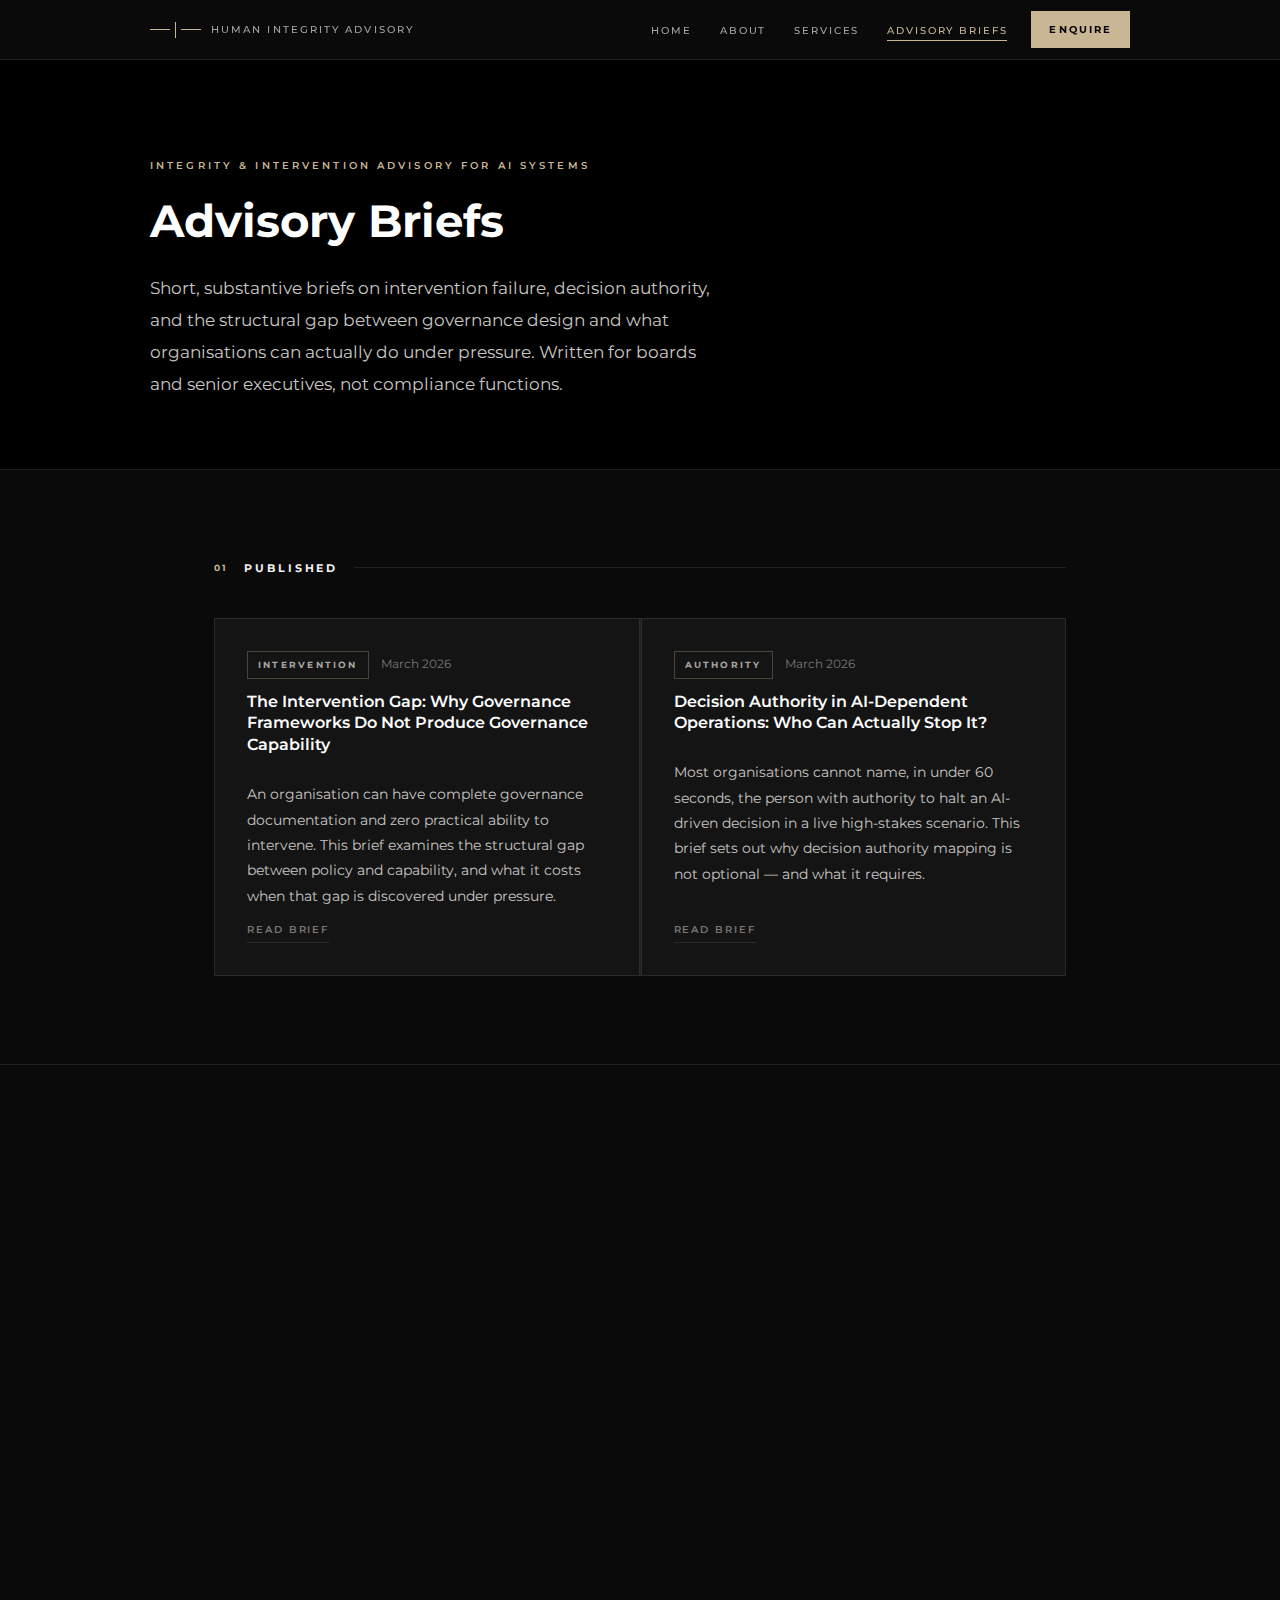
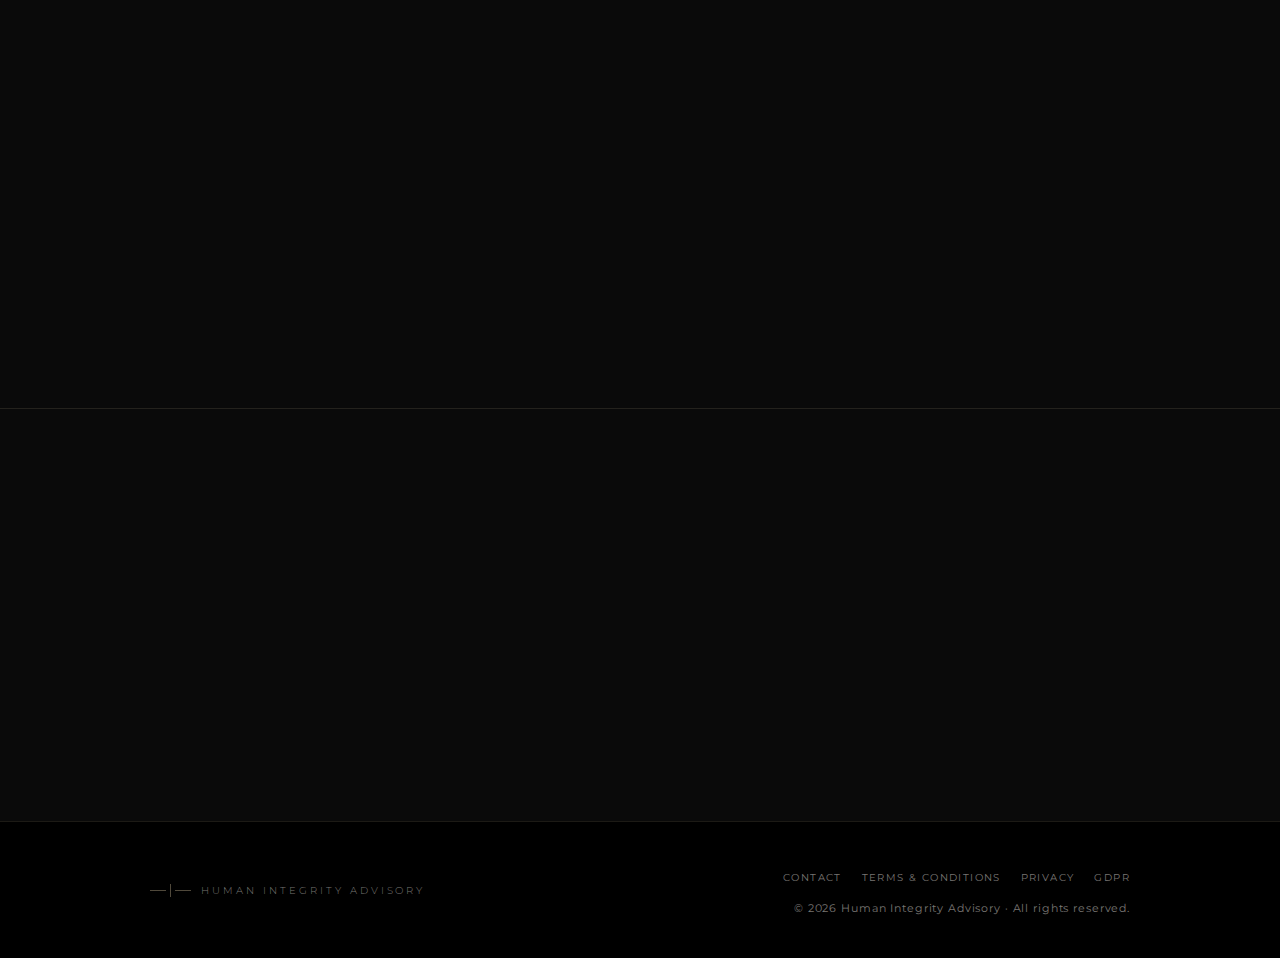
<file: advisory-briefs.html>
<!DOCTYPE html>
<html lang="en-GB">
<head>
<meta charset="utf-8"><meta name="viewport" content="width=device-width, initial-scale=1">
<title>Advisory Briefs on AI Governance &amp; Intervention | Human Integrity Advisory</title>
<meta name="description" content="Short, substantive executive insight on AI intervention failure, decision authority, and the gap between governance design and operational reality.">
<meta name="robots" content="index, follow">
<link rel="canonical" href="https://jamessaint.github.io/Human-Integrity-Advisory/advisory-briefs.html">
<meta name="theme-color" content="#0a0a0a"><meta name="color-scheme" content="dark">
<link rel="icon" href="assets/icons/favicon.ico" sizes="any">
<link rel="preconnect" href="https://fonts.googleapis.com"><link rel="preconnect" href="https://fonts.gstatic.com" crossorigin>
<link href="https://fonts.googleapis.com/css2?family=Montserrat:wght@300;400;500;600;700;800&display=swap" rel="stylesheet">
<link rel="stylesheet" href="hia.css">
<meta property="og:type" content="website"><meta property="og:site_name" content="Human Integrity Advisory">
<meta property="og:title" content="Advisory Briefs | Human Integrity Advisory">
<meta property="og:description" content="Executive insight on AI intervention failure, decision authority, and the gap between governance design and operational reality.">
<meta property="og:url" content="https://jamessaint.github.io/Human-Integrity-Advisory/advisory-briefs.html">
<meta property="og:image" content="https://jamessaint.github.io/Human-Integrity-Advisory/assets/og/og-advisory-briefs.png">
<meta property="og:image:width" content="1200"><meta property="og:image:height" content="630">
<meta property="og:image:alt" content="HIA Advisory Briefs"><meta property="og:locale" content="en_GB">
<meta name="twitter:card" content="summary_large_image"><meta name="twitter:title" content="Advisory Briefs | HIA"><meta name="twitter:description" content="Executive insight on AI governance and intervention capability."><meta name="twitter:image" content="https://jamessaint.github.io/Human-Integrity-Advisory/assets/og/og-advisory-briefs.png"><meta name="twitter:image:alt" content="HIA Advisory Briefs">
<script type="application/ld+json">{"@context":"https://schema.org","@type":"CollectionPage","name":"Advisory Briefs | Human Integrity Advisory","url":"https://jamessaint.github.io/Human-Integrity-Advisory/advisory-briefs.html","publisher":{"@type":"Organization","name":"Human Integrity Advisory"}}</script>
</head>
<body>
<nav class="nav" aria-label="Primary navigation">
  <div class="nav-inner">
    <a href="index.html" class="nav-mark" aria-label="Human Integrity Advisory home"><div class="nav-mark-icon"><div class="nm-line"></div><div class="nm-stroke"></div><div class="nm-line"></div></div><span class="nav-mark-text">Human Integrity Advisory</span></a>
    <ul class="nav-links" role="list"><li><a href="index.html">Home</a></li><li><a href="about.html">About</a></li><li><a href="services.html">Services</a></li><li><a href="advisory-briefs.html" class="current">Advisory Briefs</a></li></ul>
    <a href="contact.html" class="nav-enquire">Enquire</a>
    <button class="nav-hamburger" id="hamburger" aria-expanded="false" aria-label="Open navigation"><span></span><span></span><span></span></button>
  </div>
</nav>
<div class="nav-mobile" id="mobile-nav" aria-hidden="true">
  <ul role="list"><li><a href="index.html">Home</a></li><li><a href="about.html">About</a></li><li><a href="services.html">Services</a></li><li><a href="advisory-briefs.html">Advisory Briefs</a></li><li><a href="contact.html">Contact</a></li></ul>
  <a href="contact.html" class="nav-mobile-cta">Request a confidential conversation</a>
</div>
<header class="page-hero">
  <div class="page-hero-inner">
    <p class="page-eyebrow">Integrity &amp; Intervention Advisory for AI Systems</p>
    <h1 class="page-h1">Advisory Briefs</h1>
    <p class="page-lede">Short, substantive briefs on intervention failure, decision authority, and the structural gap between governance design and what organisations can actually do under pressure. Written for boards and senior executives, not compliance functions.</p>
  </div>
</header>
<main>
<section>
<div class="page-wrap">
  <div class="section-hd reveal"><span class="section-num">01</span><span class="section-label">Published</span><div class="section-rule"></div></div>
  <div class="brief-grid reveal">
    <div class="brief-card">
      <div class="brief-meta"><span class="badge">Intervention</span><span class="brief-date">March 2026</span></div>
      <p class="brief-title">The Intervention Gap: Why Governance Frameworks Do Not Produce Governance Capability</p>
      <p class="brief-summary">An organisation can have complete governance documentation and zero practical ability to intervene. This brief examines the structural gap between policy and capability, and what it costs when that gap is discovered under pressure.</p>
      <a href="#" class="brief-link">Read brief</a>
    </div>
    <div class="brief-card">
      <div class="brief-meta"><span class="badge">Authority</span><span class="brief-date">March 2026</span></div>
      <p class="brief-title">Decision Authority in AI-Dependent Operations: Who Can Actually Stop It?</p>
      <p class="brief-summary">Most organisations cannot name, in under 60 seconds, the person with authority to halt an AI-driven decision in a live high-stakes scenario. This brief sets out why decision authority mapping is not optional — and what it requires.</p>
      <a href="#" class="brief-link">Read brief</a>
    </div>
  </div>
</div>
</section>
<section>
<div class="page-wrap">
  <div class="section-hd reveal"><span class="section-num">02</span><span class="section-label">Forthcoming</span><div class="section-rule"></div></div>
  <div class="brief-grid reveal">
    <div class="brief-card forthcoming"><div class="brief-meta"><span class="badge">Escalation</span><span class="brief-date">Forthcoming</span></div><p class="brief-title">Escalation Architecture: Why the Route Exists but the Speed Does Not</p><p class="brief-summary">Escalation pathways designed for normal operations do not function under the time pressure of a live AI system failure. This brief examines what real escalation architecture requires.</p></div>
    <div class="brief-card forthcoming"><div class="brief-meta"><span class="badge">Oversight</span><span class="brief-date">Forthcoming</span></div><p class="brief-title">The Board as Witness: What Oversight Means When You Cannot Intervene in Time</p><p class="brief-summary">A board that cannot exercise authority in a live system event is not providing oversight. It is providing the appearance of oversight. This brief sets out what genuine board-level intervention capability looks like.</p></div>
    <div class="brief-card forthcoming"><div class="brief-meta"><span class="badge">Regulation</span><span class="brief-date">Forthcoming</span></div><p class="brief-title">Regulatory Accountability and AI Intervention: What Boards Can No Longer Claim They Did Not Know</p><p class="brief-summary">The regulatory environment is shifting from principles-based guidance to direct accountability. This brief examines what that shift means for boards.</p></div>
    <div class="brief-card forthcoming"><div class="brief-meta"><span class="badge">Scenarios</span><span class="brief-date">Forthcoming</span></div><p class="brief-title">Three Scenarios: How AI Intervention Failure Actually Happens in Practice</p><p class="brief-summary">Financial services, healthcare, and enterprise AI — three operationally realistic scenarios showing how intervention failure unfolds and what a different outcome would have required.</p></div>
  </div>
  <div class="block-note reveal" style="margin-top:24px;">New briefs are published periodically. Each is written for boards and senior executives. Substance over length. No padding.</div>
</div>
</section>
<section style="border-bottom:none;">
<div class="page-wrap">
  <div class="cta-band reveal">
    <h2>Governance that keeps pace with the systems you are actually running.</h2>
    <p>If the briefs have raised a question worth exploring, the right first step is a short, confidential conversation.</p>
    <div class="cta-pair">
      <a href="contact.html" class="btn-gold">Request a confidential conversation</a>
      <a href="services.html" class="btn-outline">View services</a>
    </div>
  </div>
</div>
</section>
</main>
<footer><div class="footer-inner"><div class="footer-mark"><div class="footer-mark-icon"><div class="fm-line"></div><div class="fm-stroke"></div><div class="fm-line"></div></div><span class="footer-mark-text">Human Integrity Advisory</span></div><div class="footer-right"><ul class="footer-links" role="list"><li><a href="contact.html">Contact</a></li><li><a href="terms.html">Terms &amp; Conditions</a></li><li><a href="privacy.html">Privacy</a></li><li><a href="gdpr.html">GDPR</a></li></ul><span class="footer-copy">&copy;&nbsp;2026 Human Integrity Advisory &middot; All rights reserved.</span></div></div></footer>
<script src="hia.js"></script>
</body></html>
</file>
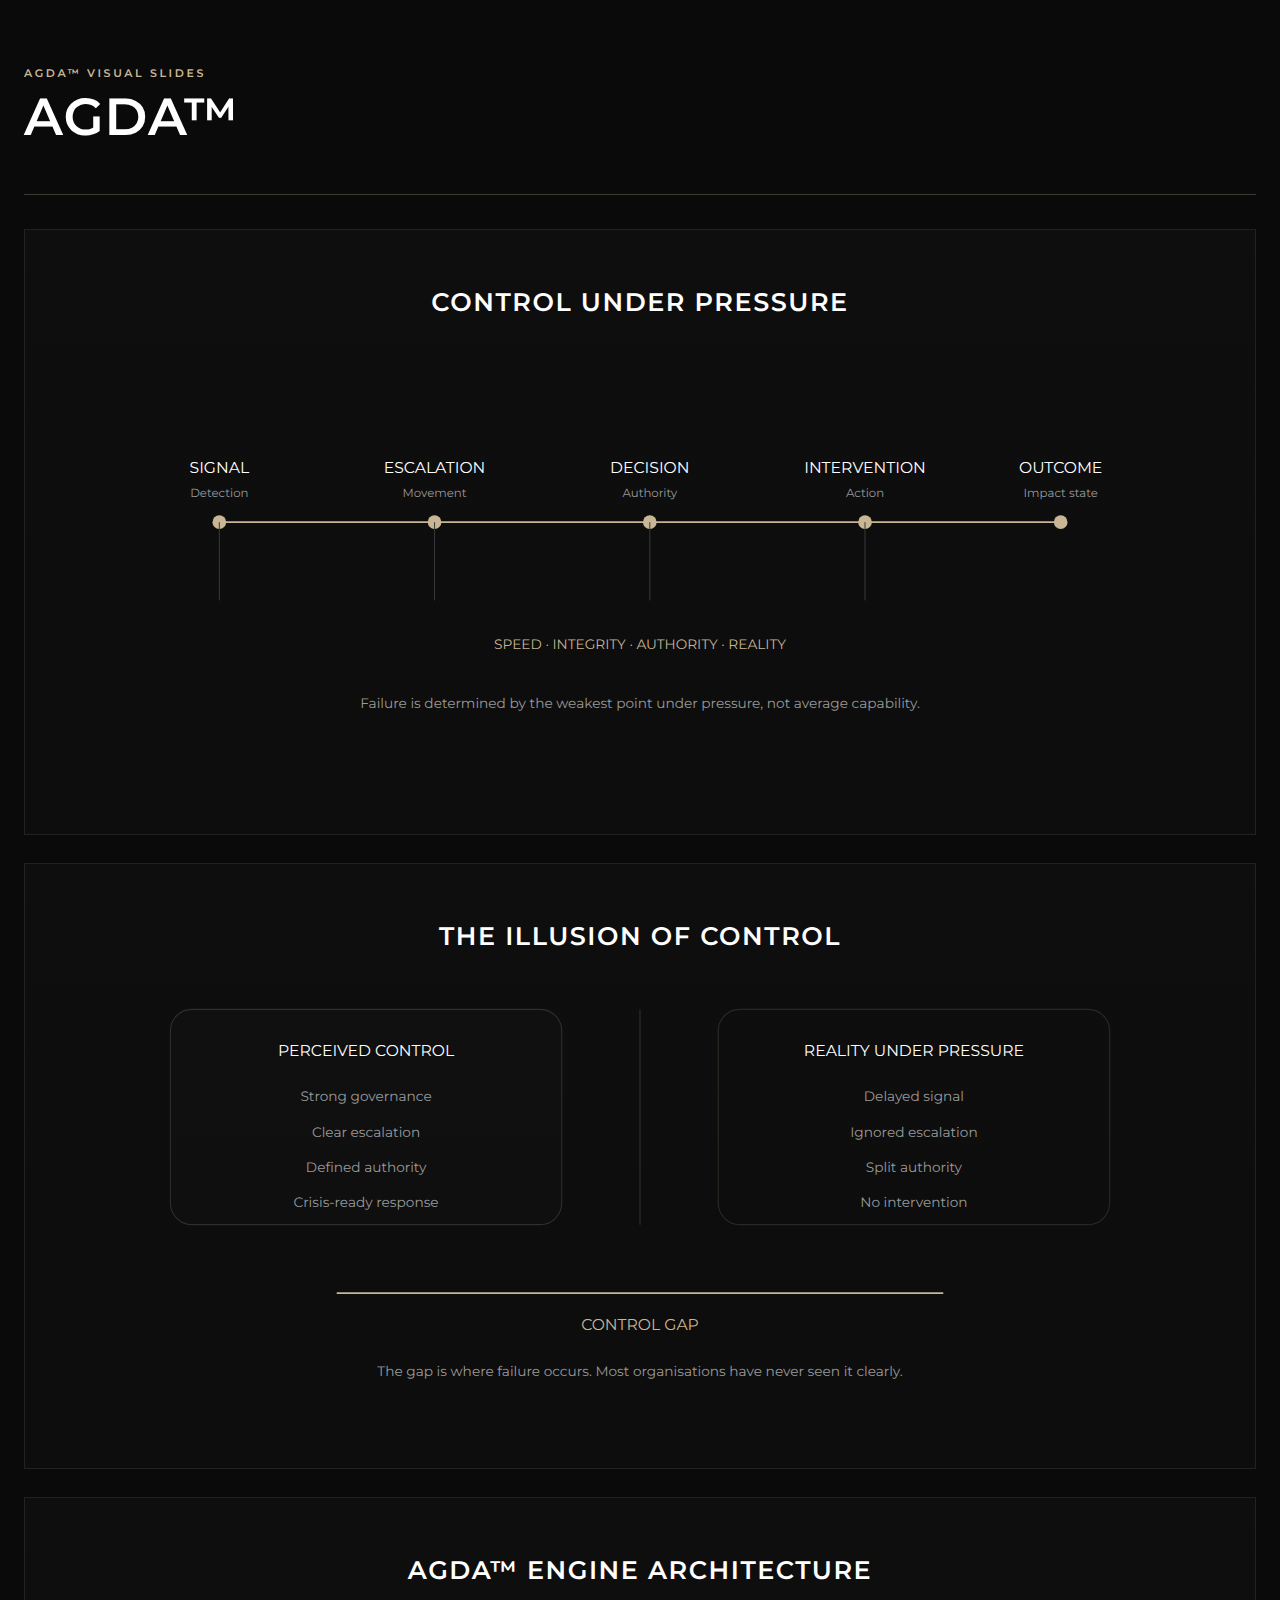
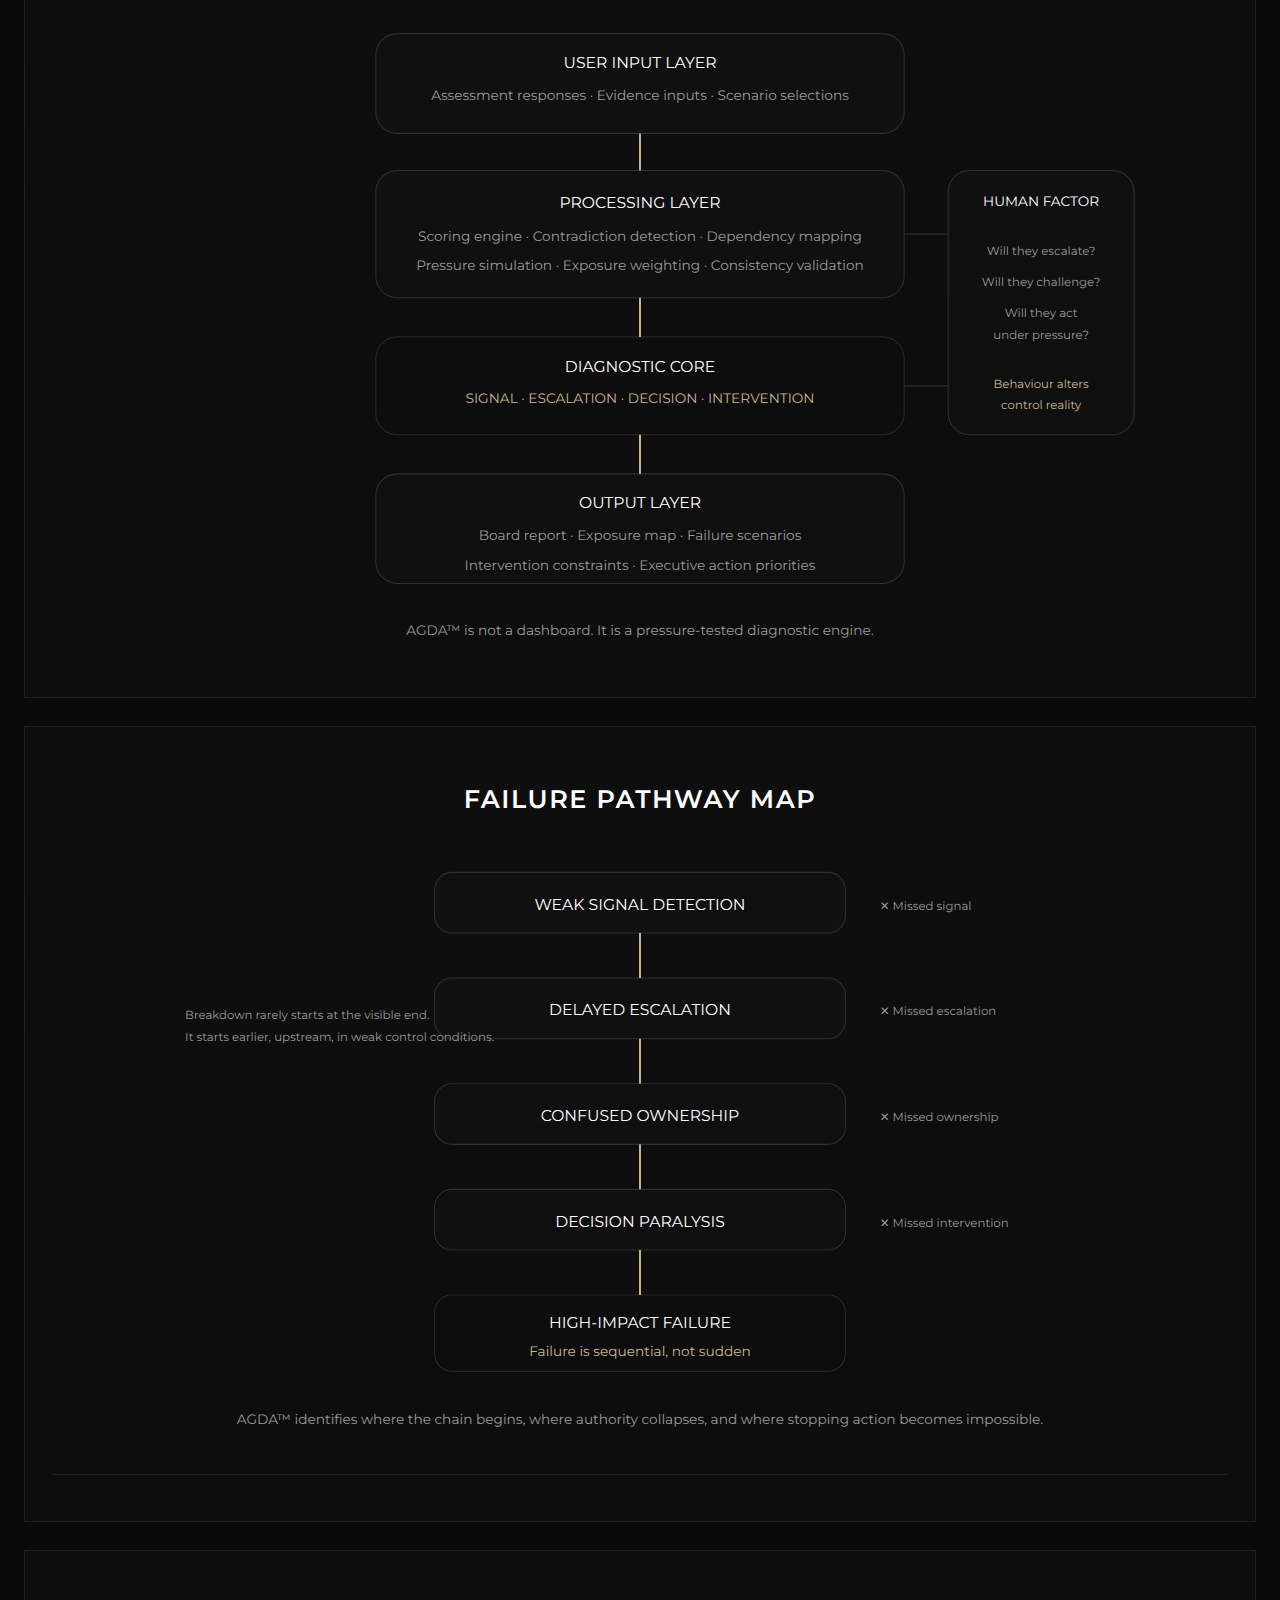
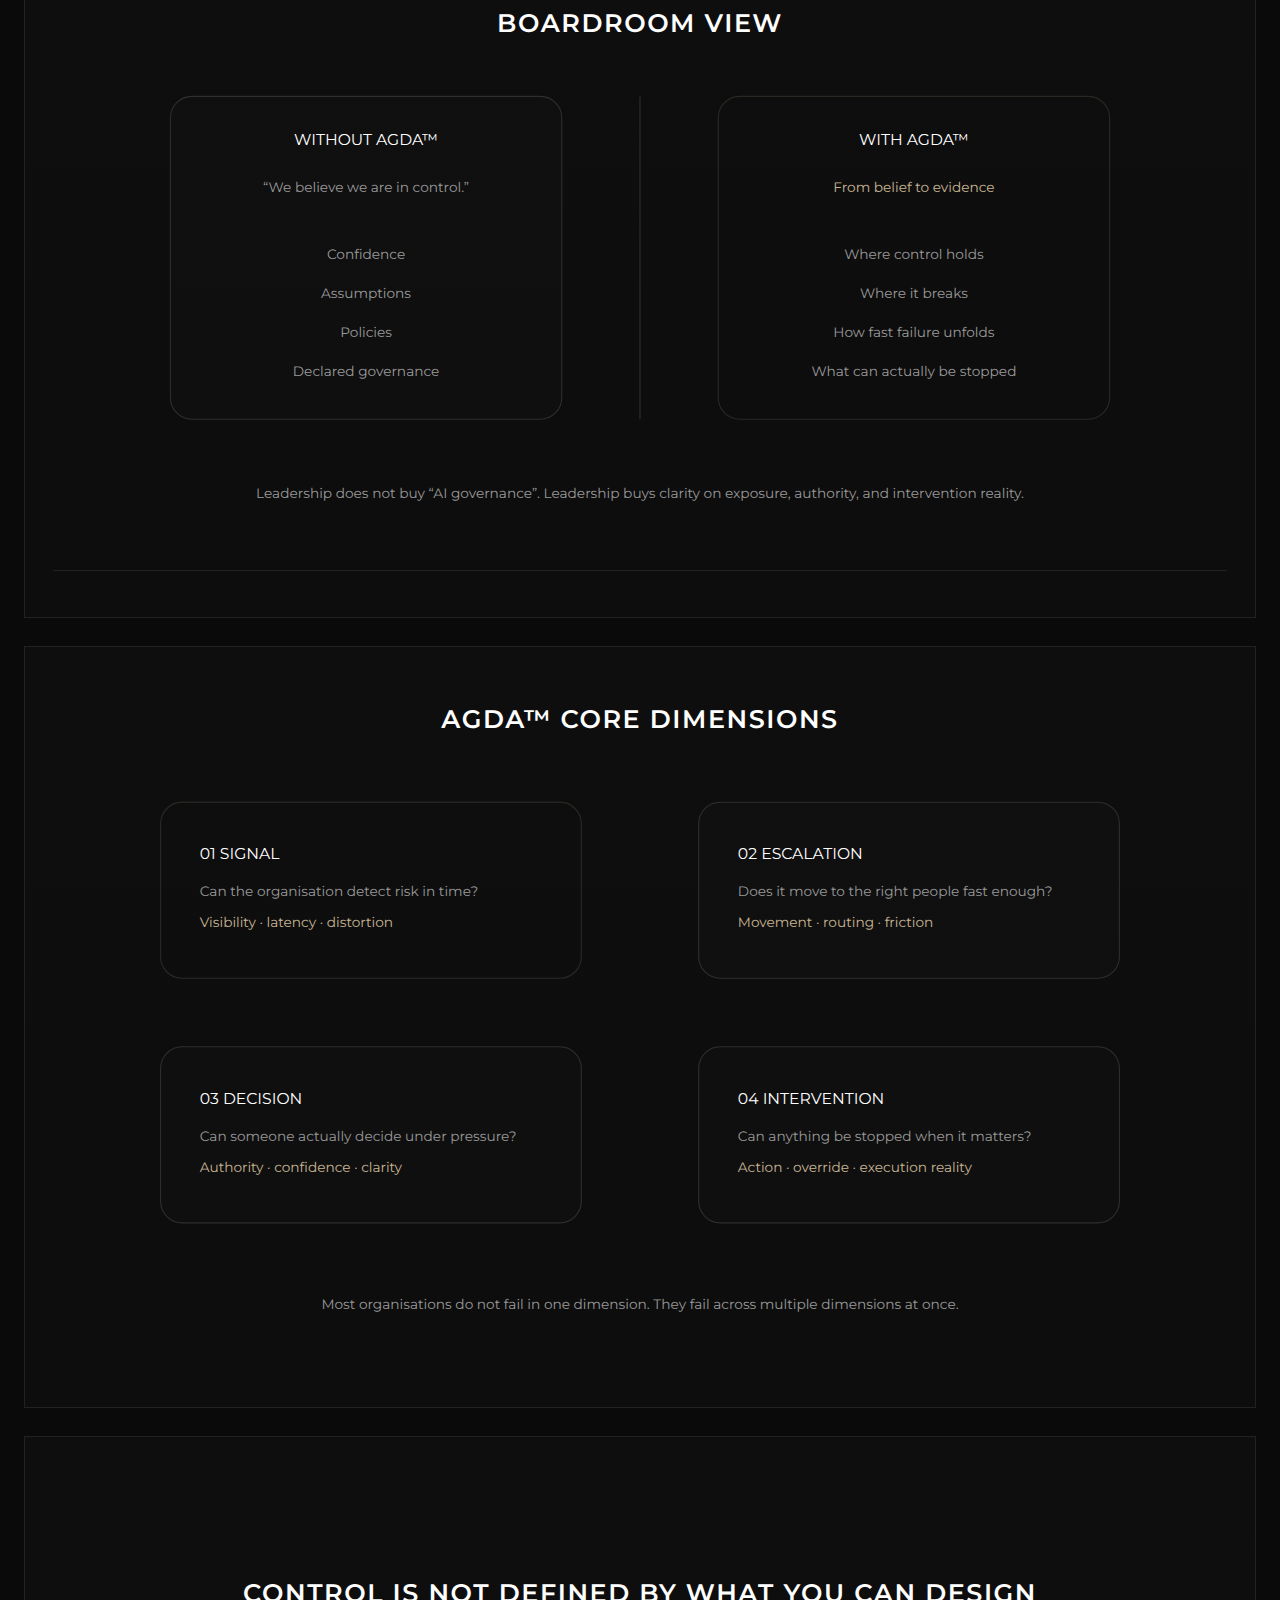
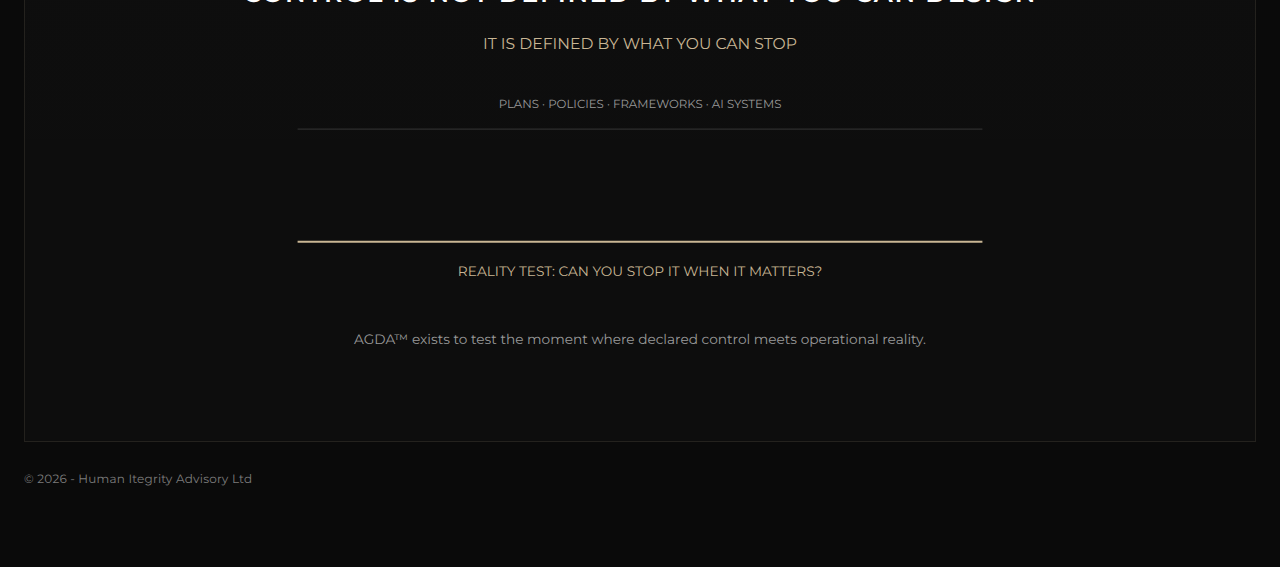
<file: agda_diagrams.html>
<!DOCTYPE html>
<html lang="en">
<head>
  <meta charset="UTF-8" />
  <meta name="viewport" content="width=device-width, initial-scale=1.0" />
  <title>AGDA™ |  Diagrams</title>
  <link rel="preconnect" href="https://fonts.googleapis.com">
  <link rel="preconnect" href="https://fonts.gstatic.com" crossorigin>
  <link href="https://fonts.googleapis.com/css2?family=Montserrat:wght@400;500;600;700&display=swap" rel="stylesheet">
  <style>
    :root {
      --bg: #0A0A0A;
      --panel: #111111;
      --line: #2E2E2E;
      --line-2: #3A3A3A;
      --text: #FFFFFF;
      --muted: #9A9A9A;
      --gold: #C9B694;
    }

    * { box-sizing: border-box; }

    body {
      margin: 0;
      background: var(--bg);
      color: var(--text);
      font-family: Montserrat, sans-serif;
      -webkit-font-smoothing: antialiased;
      text-rendering: geometricPrecision;
    }

    .page {
      max-width: 1280px;
      margin: 0 auto;
      padding: 48px 24px 80px;
    }

    .hero {
      padding: 18px 0 34px;
      border-bottom: 1px solid rgba(201, 182, 148, 0.28);
      margin-bottom: 34px;
    }

    .kicker {
      color: var(--gold);
      font-size: 11px;
      font-weight: 600;
      letter-spacing: 2.6px;
      text-transform: uppercase;
      margin-bottom: 10px;
    }

    h1 {
      margin: 0;
      font-size: clamp(30px, 5vw, 52px);
      font-weight: 600;
      letter-spacing: 1px;
      line-height: 1.08;
    }

    .hero p {
      margin: 14px 0 0;
      max-width: 840px;
      color: var(--muted);
      font-size: 16px;
      line-height: 1.65;
    }

    .grid {
      display: grid;
      grid-template-columns: 1fr;
      gap: 28px;
    }

    .card {
      background: linear-gradient(180deg, rgba(255,255,255,0.015), rgba(255,255,255,0.01));
      border: 1px solid rgba(201, 182, 148, 0.12);
      padding: 28px;
    }

    .card-head {
      display: flex;
      align-items: end;
      justify-content: space-between;
      gap: 20px;
      margin-bottom: 18px;
      padding-bottom: 14px;
      border-bottom: 1px solid rgba(201, 182, 148, 0.12);
    }

    .eyebrow {
      color: var(--gold);
      font-size: 11px;
      font-weight: 600;
      letter-spacing: 2px;
      text-transform: uppercase;
      margin-bottom: 8px;
    }

    h2 {
      margin: 0;
      font-size: clamp(22px, 3vw, 32px);
      font-weight: 600;
      letter-spacing: 0.6px;
      line-height: 1.1;
      text-transform: uppercase;
    }

    .desc {
      max-width: 520px;
      color: var(--muted);
      font-size: 14px;
      line-height: 1.55;
    }

    .statement {
      margin-top: 14px;
      color: var(--gold);
      font-size: 13px;
      letter-spacing: 0.2px;
      font-weight: 500;
    }

    .svg-wrap {
      width: 100%;
      overflow: hidden;
    }

    svg {
      width: 100%;
      height: auto;
      display: block;
      font-family: Montserrat, sans-serif;
      shape-rendering: geometricPrecision;
    }

    .footer-note {
      margin-top: 30px;
      color: #7d7d7d;
      font-size: 12px;
      letter-spacing: 0.2px;
    }

    .small { font-size: 12px; }
    .medium { font-size: 14px; }
    .large { font-size: 16px; }
    .title { font-size: 26px; font-weight: 600; letter-spacing: 1.6px; }
    .white { fill: #FFFFFF; }
    .gold { fill: #C9B694; }
    .muted { fill: #9A9A9A; }
    .line { stroke: #C9B694; stroke-width: 2; }
    .soft { stroke: #2E2E2E; stroke-width: 1.2; }
    .soft2 { stroke: #3A3A3A; stroke-width: 1; }
    .panel { fill: none; stroke: rgba(201,182,148,0.16); stroke-width: 1.2; }
    .panel-soft { fill: none; stroke: #2F2F2F; stroke-width: 1.1; }
    .bg-panel { fill: rgba(255,255,255,0.01); }

    @media (max-width: 900px) {
      .card { padding: 20px; }
      .card-head { display: block; }
      .desc { margin-top: 10px; }
      .page { padding: 28px 14px 60px; }
    }
  </style>
</head>
<body>
  <main class="page">
    <section class="hero">
      <div class="kicker">AGDA™ Visual Slides</div>
      <h1>AGDA™ </h1>
      <p></p>
    </section>

    <section class="grid">

      <article class="card">
        <div class="svg-wrap">
          <svg viewBox="0 0 1200 560" aria-label="AGDA™ core model diagram">
            <text x="600" y="54" text-anchor="middle" class="title white">CONTROL UNDER PRESSURE</text>
            <line x1="170" y1="270" x2="1030" y2="270" class="line"/>
            <circle cx="170" cy="270" r="7" fill="#C9B694"/>
            <circle cx="390" cy="270" r="7" fill="#C9B694"/>
            <circle cx="610" cy="270" r="7" fill="#C9B694"/>
            <circle cx="830" cy="270" r="7" fill="#C9B694"/>
            <circle cx="1030" cy="270" r="7" fill="#C9B694"/>

            <text x="170" y="220" text-anchor="middle" class="large white">SIGNAL</text>
            <text x="170" y="244" text-anchor="middle" class="small muted">Detection</text>

            <text x="390" y="220" text-anchor="middle" class="large white">ESCALATION</text>
            <text x="390" y="244" text-anchor="middle" class="small muted">Movement</text>

            <text x="610" y="220" text-anchor="middle" class="large white">DECISION</text>
            <text x="610" y="244" text-anchor="middle" class="small muted">Authority</text>

            <text x="830" y="220" text-anchor="middle" class="large white">INTERVENTION</text>
            <text x="830" y="244" text-anchor="middle" class="small muted">Action</text>

            <text x="1030" y="220" text-anchor="middle" class="large white">OUTCOME</text>
            <text x="1030" y="244" text-anchor="middle" class="small muted">Impact state</text>

            <line x1="170" y1="270" x2="170" y2="350" class="soft2"/>
            <line x1="390" y1="270" x2="390" y2="350" class="soft2"/>
            <line x1="610" y1="270" x2="610" y2="350" class="soft2"/>
            <line x1="830" y1="270" x2="830" y2="350" class="soft2"/>

            <text x="600" y="400" text-anchor="middle" class="medium gold">SPEED · INTEGRITY · AUTHORITY · REALITY</text>
            <text x="600" y="460" text-anchor="middle" class="medium muted">Failure is determined by the weakest point under pressure, not average capability.</text>
          </svg>
        </div>
      </article>

      <article class="card">
        <div class="svg-wrap">
          <svg viewBox="0 0 1200 560" aria-label="Illusion of control diagram">
            <text x="600" y="54" text-anchor="middle" class="title white">THE ILLUSION OF CONTROL</text>

            <rect x="120" y="120" width="400" height="220" rx="22" class="panel-soft bg-panel"/>
            <rect x="680" y="120" width="400" height="220" rx="22" class="panel"/>
            <line x1="600" y1="120" x2="600" y2="340" class="soft"/>

            <text x="320" y="168" text-anchor="middle" class="large white">PERCEIVED CONTROL</text>
            <text x="320" y="214" text-anchor="middle" class="medium muted">Strong governance</text>
            <text x="320" y="250" text-anchor="middle" class="medium muted">Clear escalation</text>
            <text x="320" y="286" text-anchor="middle" class="medium muted">Defined authority</text>
            <text x="320" y="322" text-anchor="middle" class="medium muted">Crisis-ready response</text>

            <text x="880" y="168" text-anchor="middle" class="large white">REALITY UNDER PRESSURE</text>
            <text x="880" y="214" text-anchor="middle" class="medium muted">Delayed signal</text>
            <text x="880" y="250" text-anchor="middle" class="medium muted">Ignored escalation</text>
            <text x="880" y="286" text-anchor="middle" class="medium muted">Split authority</text>
            <text x="880" y="322" text-anchor="middle" class="medium muted">No intervention</text>

            <line x1="290" y1="410" x2="910" y2="410" class="line"/>
            <text x="600" y="448" text-anchor="middle" class="large gold">CONTROL GAP</text>
            <text x="600" y="495" text-anchor="middle" class="medium muted">The gap is where failure occurs. Most organisations have never seen it clearly.</text>
          </svg>
        </div>
      </article>

      <article class="card">
        <div class="svg-wrap">
          <svg viewBox="0 0 1200 760" aria-label="AGDA™ engine architecture diagram">
            <text x="600" y="54" text-anchor="middle" class="title white">AGDA™ ENGINE ARCHITECTURE</text>

            <rect x="330" y="110" width="540" height="102" rx="22" class="panel-soft bg-panel"/>
            <rect x="330" y="250" width="540" height="130" rx="22" class="panel-soft bg-panel"/>
            <rect x="330" y="420" width="540" height="100" rx="22" class="panel"/>
            <rect x="330" y="560" width="540" height="112" rx="22" class="panel-soft bg-panel"/>
            <rect x="915" y="250" width="190" height="270" rx="22" class="panel-soft bg-panel"/>

            <line x1="600" y1="212" x2="600" y2="250" class="line"/>
            <line x1="600" y1="380" x2="600" y2="420" class="line"/>
            <line x1="600" y1="520" x2="600" y2="560" class="line"/>
            <line x1="870" y1="315" x2="915" y2="315" class="soft"/>
            <line x1="870" y1="470" x2="915" y2="470" class="soft"/>

            <text x="600" y="145" text-anchor="middle" class="large white">USER INPUT LAYER</text>
            <text x="600" y="178" text-anchor="middle" class="medium muted">Assessment responses · Evidence inputs · Scenario selections</text>

            <text x="600" y="288" text-anchor="middle" class="large white">PROCESSING LAYER</text>
            <text x="600" y="322" text-anchor="middle" class="medium muted">Scoring engine · Contradiction detection · Dependency mapping</text>
            <text x="600" y="352" text-anchor="middle" class="medium muted">Pressure simulation · Exposure weighting · Consistency validation</text>

            <text x="600" y="456" text-anchor="middle" class="large white">DIAGNOSTIC CORE</text>
            <text x="600" y="488" text-anchor="middle" class="medium gold">SIGNAL · ESCALATION · DECISION · INTERVENTION</text>

            <text x="600" y="595" text-anchor="middle" class="large white">OUTPUT LAYER</text>
            <text x="600" y="628" text-anchor="middle" class="medium muted">Board report · Exposure map · Failure scenarios</text>
            <text x="600" y="658" text-anchor="middle" class="medium muted">Intervention constraints · Executive action priorities</text>

            <text x="1010" y="286" text-anchor="middle" class="medium white">HUMAN FACTOR</text>
            <text x="1010" y="336" text-anchor="middle" class="small muted">Will they escalate?</text>
            <text x="1010" y="368" text-anchor="middle" class="small muted">Will they challenge?</text>
            <text x="1010" y="400" text-anchor="middle" class="small muted">Will they act</text>
            <text x="1010" y="422" text-anchor="middle" class="small muted">under pressure?</text>
            <text x="1010" y="472" text-anchor="middle" class="small gold">Behaviour alters</text>
            <text x="1010" y="494" text-anchor="middle" class="small gold">control reality</text>

            <text x="600" y="725" text-anchor="middle" class="medium muted">AGDA™ is not a dashboard. It is a pressure-tested diagnostic engine.</text>
          </svg>
        </div>
      </article>

      <article class="card">
        <div class="card-head">
        <div class="svg-wrap">
          <svg viewBox="0 0 1200 720" aria-label="Failure pathway diagram">
            <text x="600" y="54" text-anchor="middle" class="title white">FAILURE PATHWAY MAP</text>

            <rect x="390" y="120" width="420" height="62" rx="18" class="panel-soft bg-panel"/>
            <rect x="390" y="228" width="420" height="62" rx="18" class="panel-soft bg-panel"/>
            <rect x="390" y="336" width="420" height="62" rx="18" class="panel-soft bg-panel"/>
            <rect x="390" y="444" width="420" height="62" rx="18" class="panel-soft bg-panel"/>
            <rect x="390" y="552" width="420" height="78" rx="18" class="panel"/>

            <line x1="600" y1="182" x2="600" y2="228" class="line"/>
            <line x1="600" y1="290" x2="600" y2="336" class="line"/>
            <line x1="600" y1="398" x2="600" y2="444" class="line"/>
            <line x1="600" y1="506" x2="600" y2="552" class="line"/>

            <text x="600" y="158" text-anchor="middle" class="large white">WEAK SIGNAL DETECTION</text>
            <text x="600" y="266" text-anchor="middle" class="large white">DELAYED ESCALATION</text>
            <text x="600" y="374" text-anchor="middle" class="large white">CONFUSED OWNERSHIP</text>
            <text x="600" y="482" text-anchor="middle" class="large white">DECISION PARALYSIS</text>

            <text x="600" y="586" text-anchor="middle" class="large white">HIGH-IMPACT FAILURE</text>
            <text x="600" y="614" text-anchor="middle" class="medium gold">Failure is sequential, not sudden</text>

            <text x="845" y="158" class="small muted">✕ Missed signal</text>
            <text x="845" y="266" class="small muted">✕ Missed escalation</text>
            <text x="845" y="374" class="small muted">✕ Missed ownership</text>
            <text x="845" y="482" class="small muted">✕ Missed intervention</text>

            <text x="135" y="270" class="small muted">Breakdown rarely starts at the visible end.</text>
            <text x="135" y="292" class="small muted">It starts earlier, upstream, in weak control conditions.</text>

            <text x="600" y="684" text-anchor="middle" class="medium muted">AGDA™ identifies where the chain begins, where authority collapses, and where stopping action becomes impossible.</text>
          </svg>
        </div>
      </article>

      <article class="card">
        <div class="card-head">
        <div class="svg-wrap">
          <svg viewBox="0 0 1200 590" aria-label="Boardroom view diagram">
            <text x="600" y="54" text-anchor="middle" class="title white">BOARDROOM VIEW</text>

            <rect x="120" y="120" width="400" height="330" rx="22" class="panel-soft bg-panel"/>
            <rect x="680" y="120" width="400" height="330" rx="22" class="panel"/>
            <line x1="600" y1="120" x2="600" y2="450" class="soft"/>

            <text x="320" y="170" text-anchor="middle" class="large white">WITHOUT AGDA™</text>
            <text x="320" y="218" text-anchor="middle" class="medium muted">“We believe we are in control.”</text>
            <text x="320" y="286" text-anchor="middle" class="medium muted">Confidence</text>
            <text x="320" y="326" text-anchor="middle" class="medium muted">Assumptions</text>
            <text x="320" y="366" text-anchor="middle" class="medium muted">Policies</text>
            <text x="320" y="406" text-anchor="middle" class="medium muted">Declared governance</text>

            <text x="880" y="170" text-anchor="middle" class="large white">WITH AGDA™</text>
            <text x="880" y="218" text-anchor="middle" class="medium gold">From belief to evidence</text>
            <text x="880" y="286" text-anchor="middle" class="medium muted">Where control holds</text>
            <text x="880" y="326" text-anchor="middle" class="medium muted">Where it breaks</text>
            <text x="880" y="366" text-anchor="middle" class="medium muted">How fast failure unfolds</text>
            <text x="880" y="406" text-anchor="middle" class="medium muted">What can actually be stopped</text>

            <text x="600" y="530" text-anchor="middle" class="medium muted">Leadership does not buy “AI governance”. Leadership buys clarity on exposure, authority, and intervention reality.</text>
          </svg>
        </div>
      </article>

      <article class="card">
        <div class="svg-wrap">
          <svg viewBox="0 0 1200 720" aria-label="AGDA™ core dimensions infographic">
            <text x="600" y="54" text-anchor="middle" class="title white">AGDA™ CORE DIMENSIONS</text>

            <rect x="110" y="130" width="430" height="180" rx="22" class="panel"/>
            <rect x="660" y="130" width="430" height="180" rx="22" class="panel-soft bg-panel"/>
            <rect x="110" y="380" width="430" height="180" rx="22" class="panel-soft bg-panel"/>
            <rect x="660" y="380" width="430" height="180" rx="22" class="panel-soft bg-panel"/>

            <text x="150" y="188" class="large white">01  SIGNAL</text>
            <text x="150" y="226" class="medium muted">Can the organisation detect risk in time?</text>
            <text x="150" y="258" class="medium gold">Visibility · latency · distortion</text>

            <text x="700" y="188" class="large white">02  ESCALATION</text>
            <text x="700" y="226" class="medium muted">Does it move to the right people fast enough?</text>
            <text x="700" y="258" class="medium gold">Movement · routing · friction</text>

            <text x="150" y="438" class="large white">03  DECISION</text>
            <text x="150" y="476" class="medium muted">Can someone actually decide under pressure?</text>
            <text x="150" y="508" class="medium gold">Authority · confidence · clarity</text>

            <text x="700" y="438" class="large white">04  INTERVENTION</text>
            <text x="700" y="476" class="medium muted">Can anything be stopped when it matters?</text>
            <text x="700" y="508" class="medium gold">Action · override · execution reality</text>

            <text x="600" y="648" text-anchor="middle" class="medium muted">Most organisations do not fail in one dimension. They fail across multiple dimensions at once.</text>
          </svg>
        </div>
      </article>

      <article class="card">
        <div class="svg-wrap">
          <svg viewBox="0 0 1200 560" aria-label="Control statement graphic">
            <text x="600" y="140" text-anchor="middle" class="title white">CONTROL IS NOT DEFINED BY WHAT YOU CAN DESIGN</text>
            <text x="600" y="188" text-anchor="middle" class="large gold">IT IS DEFINED BY WHAT YOU CAN STOP</text>

            <line x1="250" y1="270" x2="950" y2="270" class="soft"/>
            <line x1="250" y1="385" x2="950" y2="385" class="line"/>

            <text x="600" y="248" text-anchor="middle" class="small muted">PLANS · POLICIES · FRAMEWORKS · AI SYSTEMS</text>
            <text x="600" y="420" text-anchor="middle" class="medium gold">REALITY TEST: CAN YOU STOP IT WHEN IT MATTERS?</text>
            <text x="600" y="490" text-anchor="middle" class="medium muted">AGDA™ exists to test the moment where declared control meets operational reality.</text>
          </svg>
        </div>
      </article>

    </section>

    <div class="footer-note">&copy; 2026 - Human Itegrity Advisory Ltd</div>
  </main>
</body>
</html>
</file>
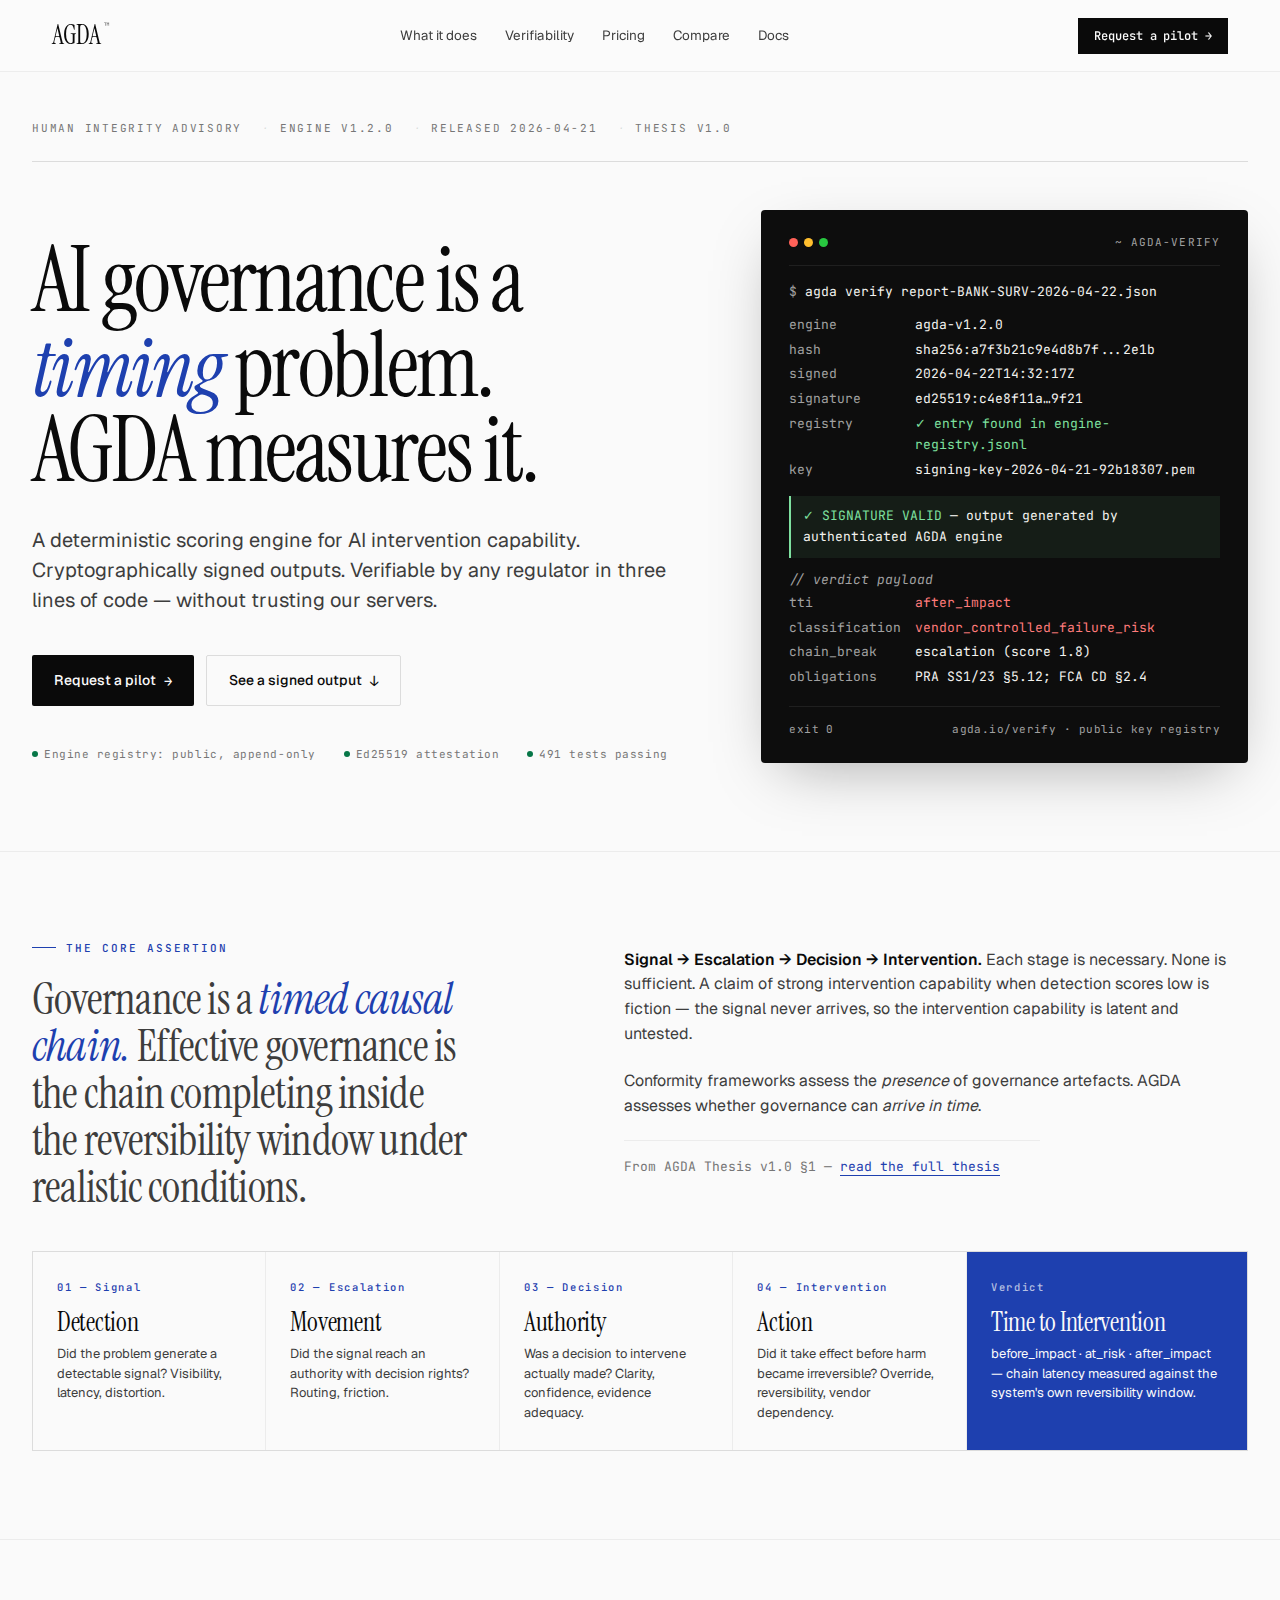
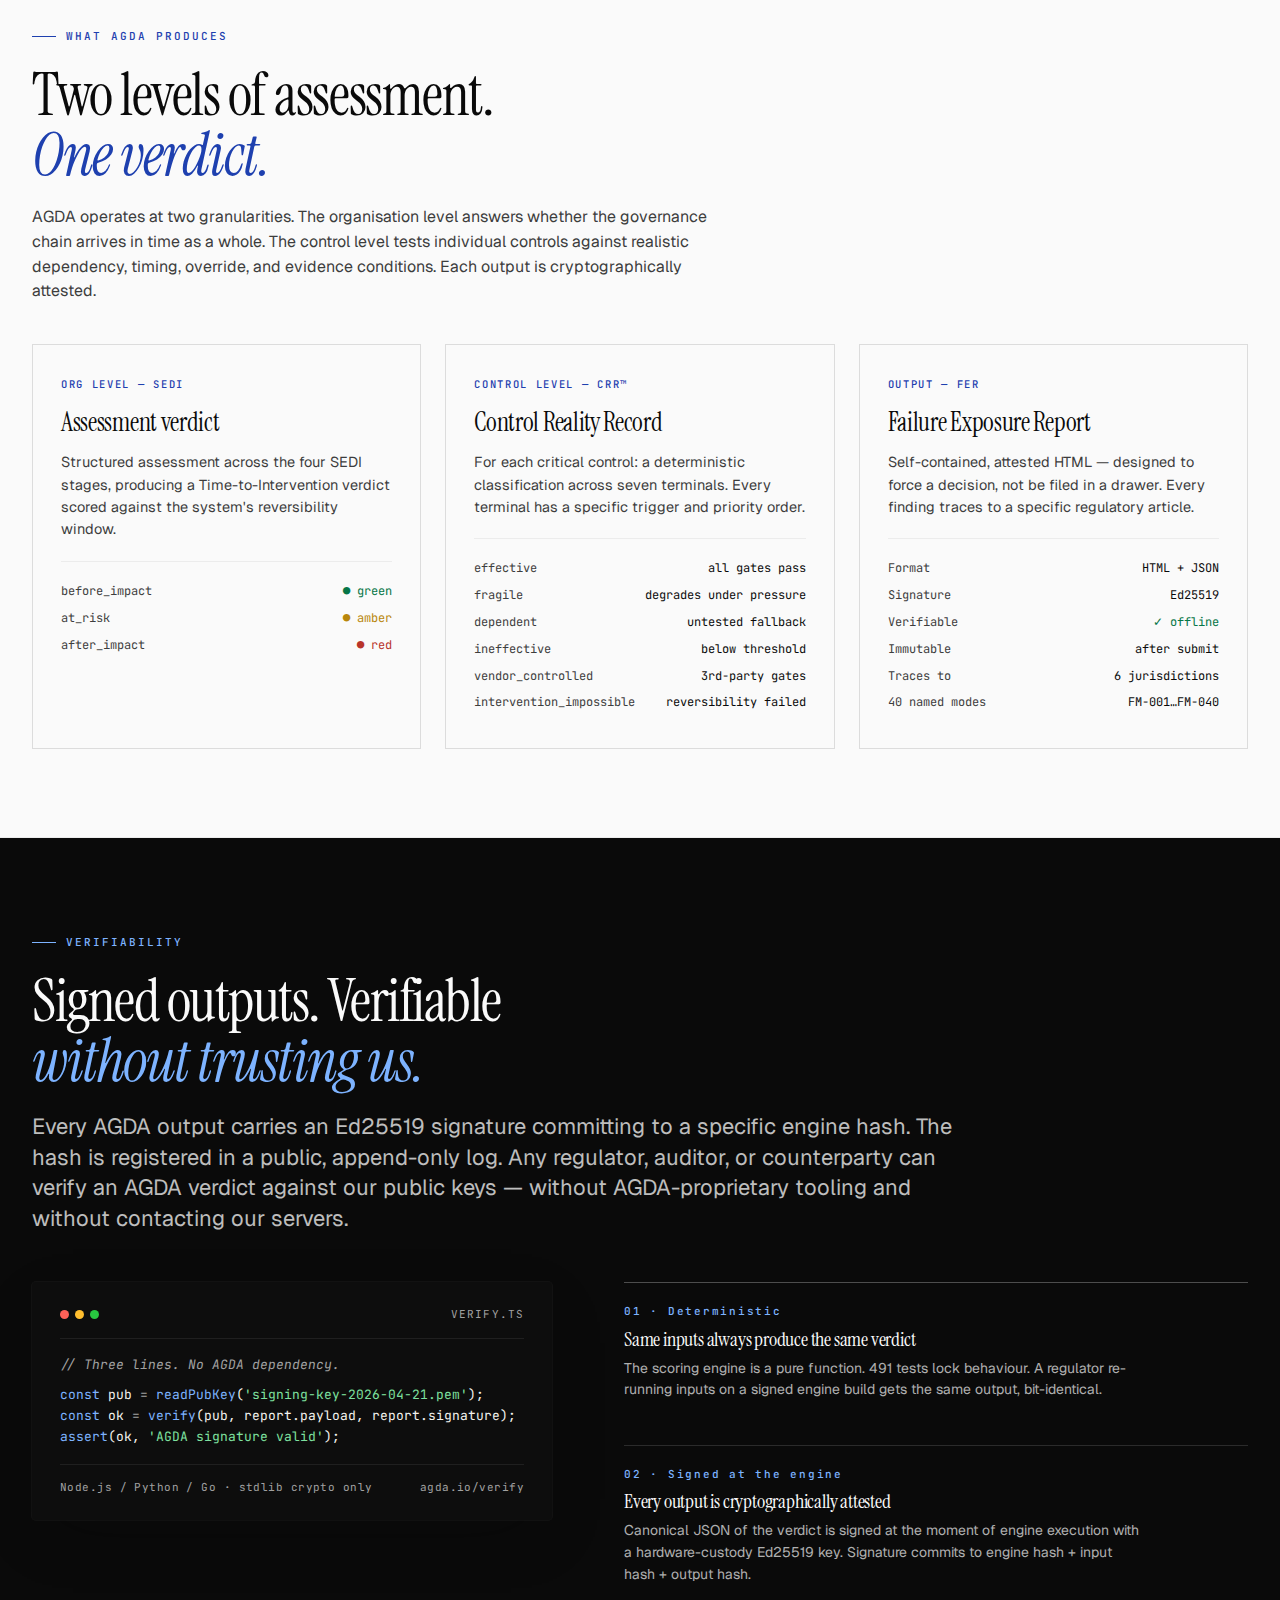
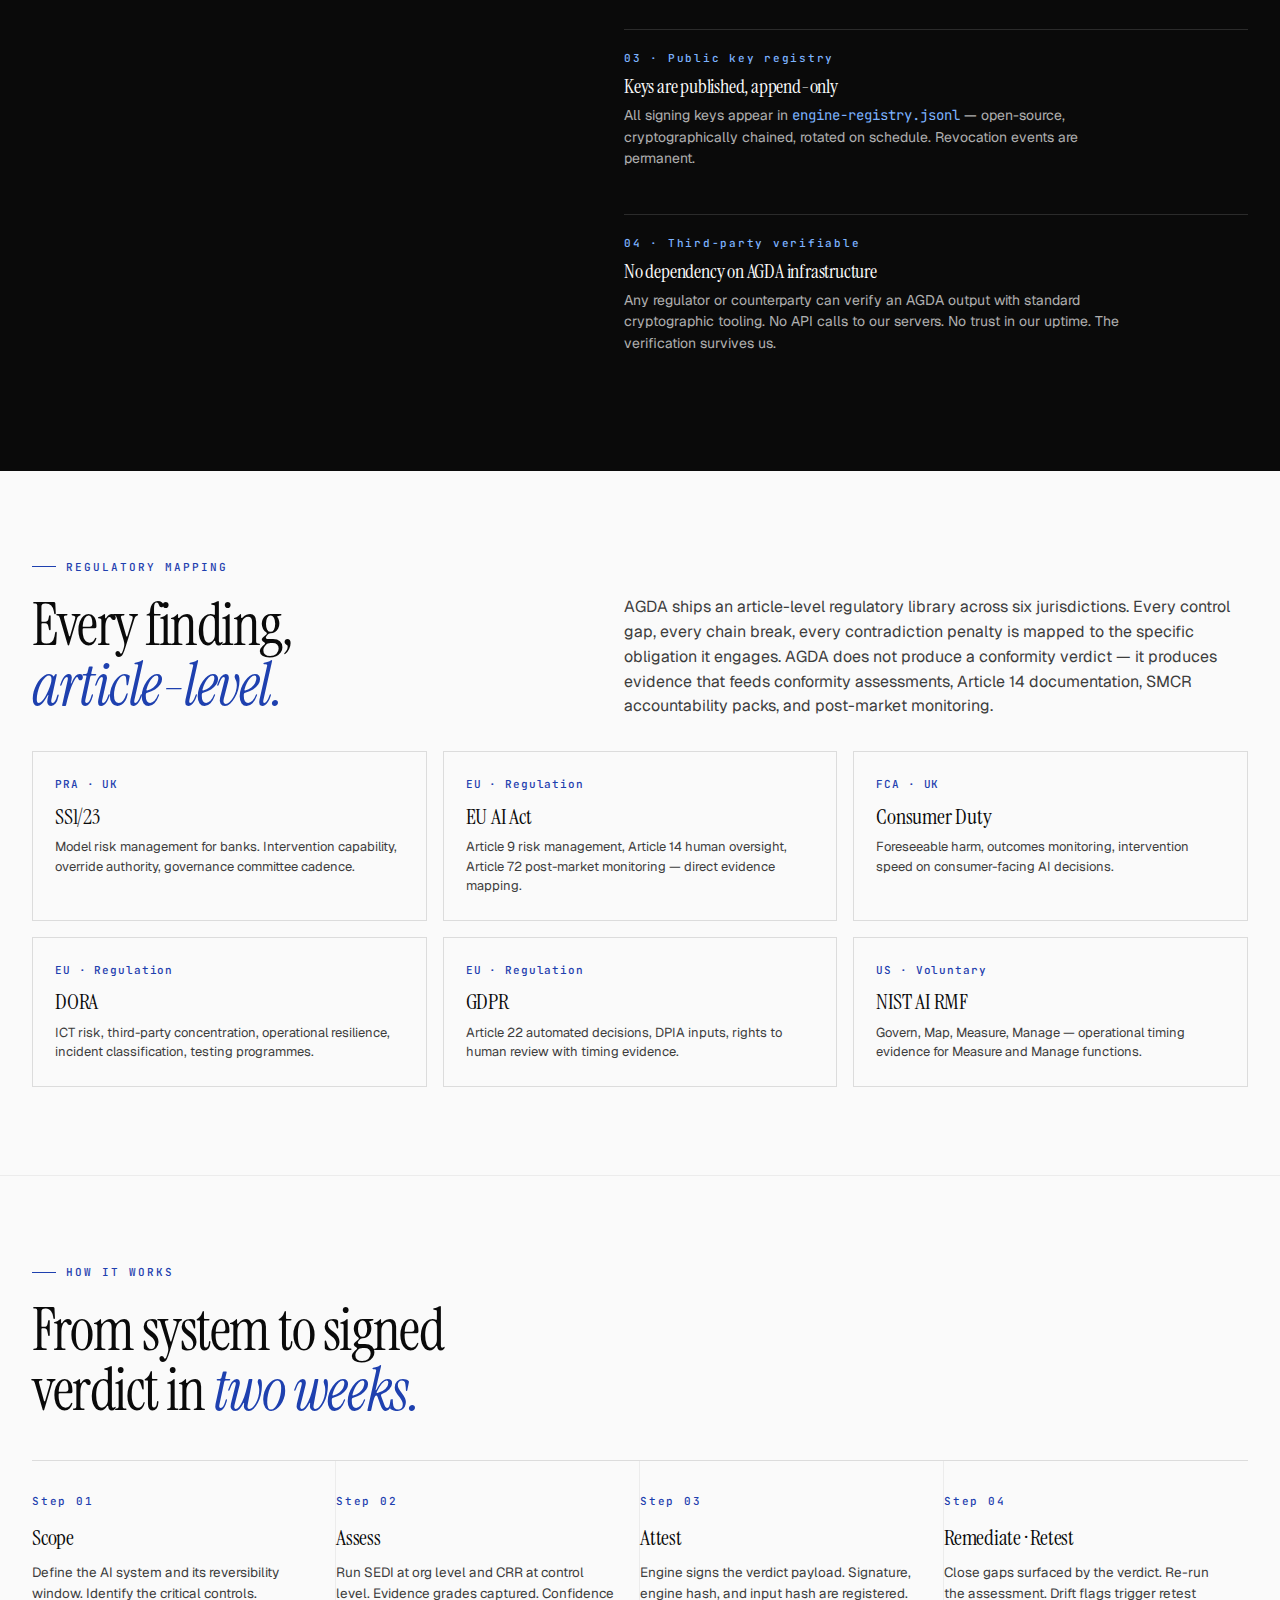
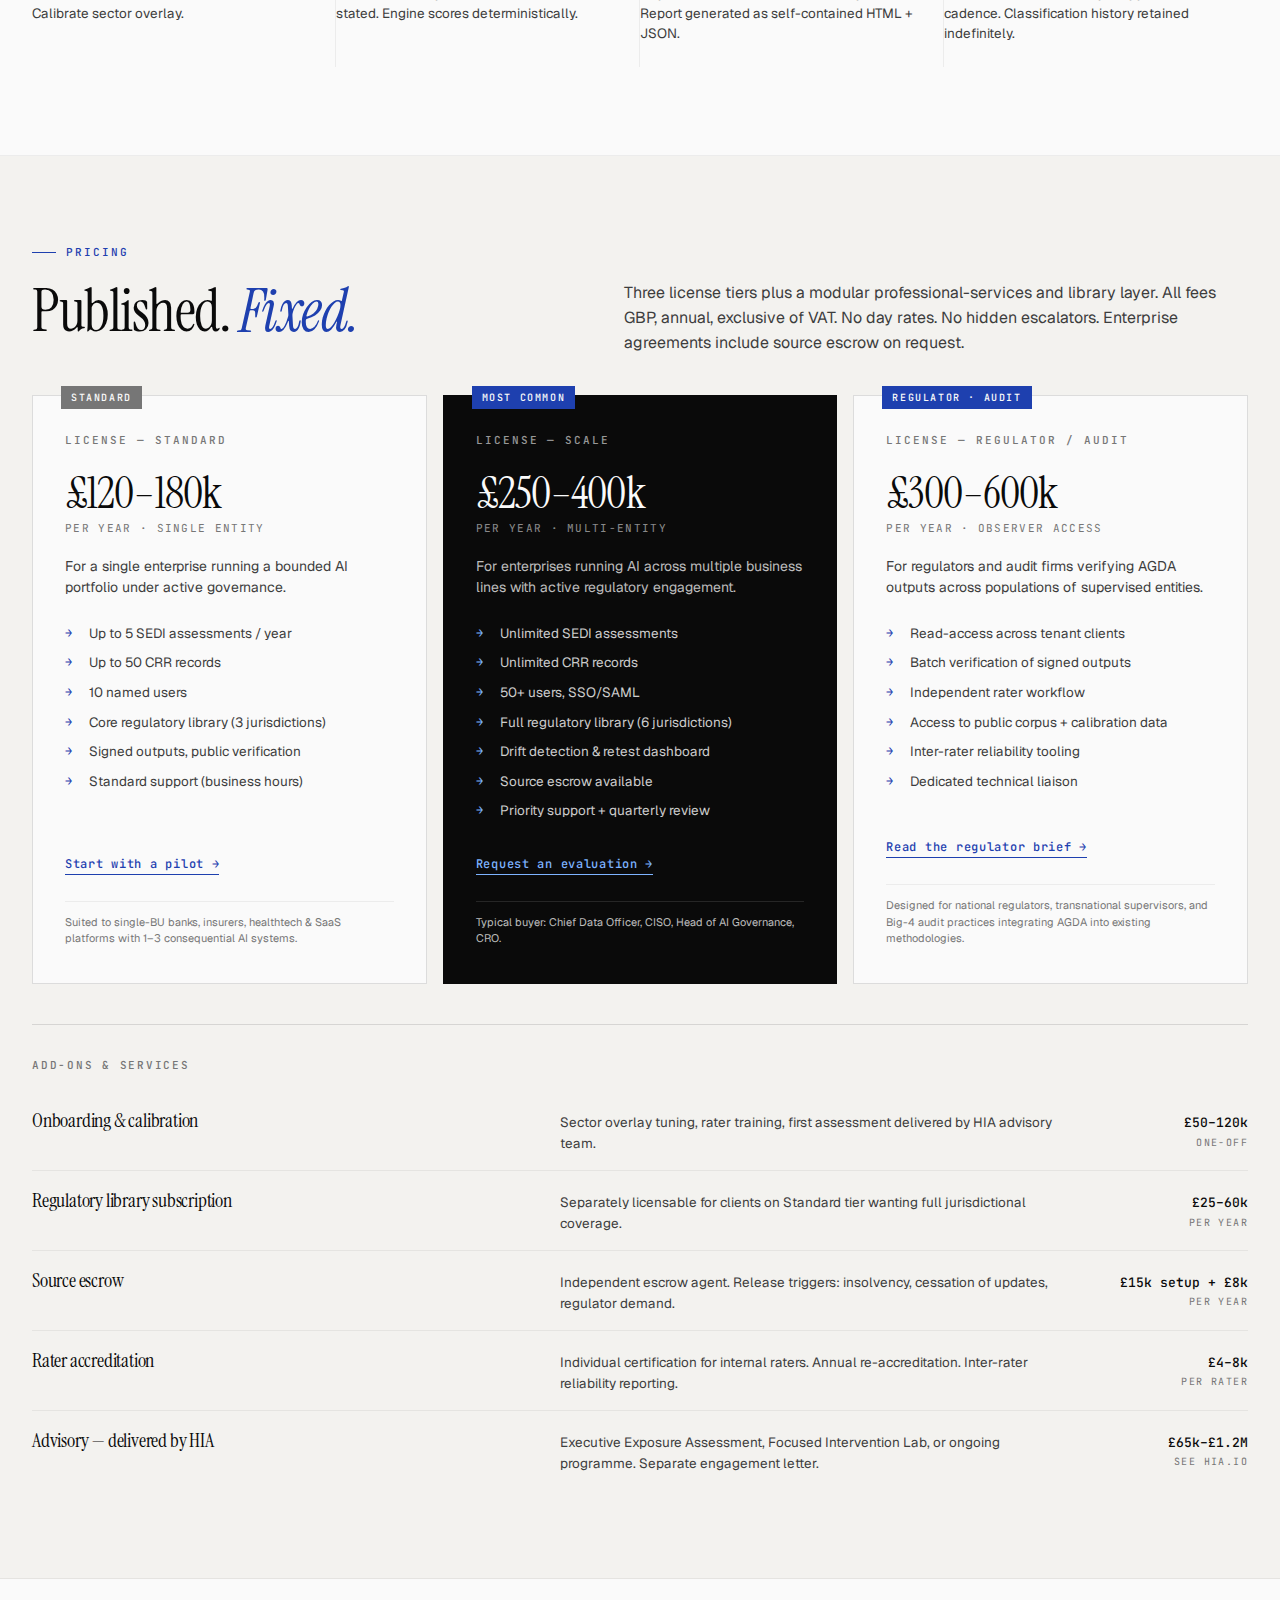
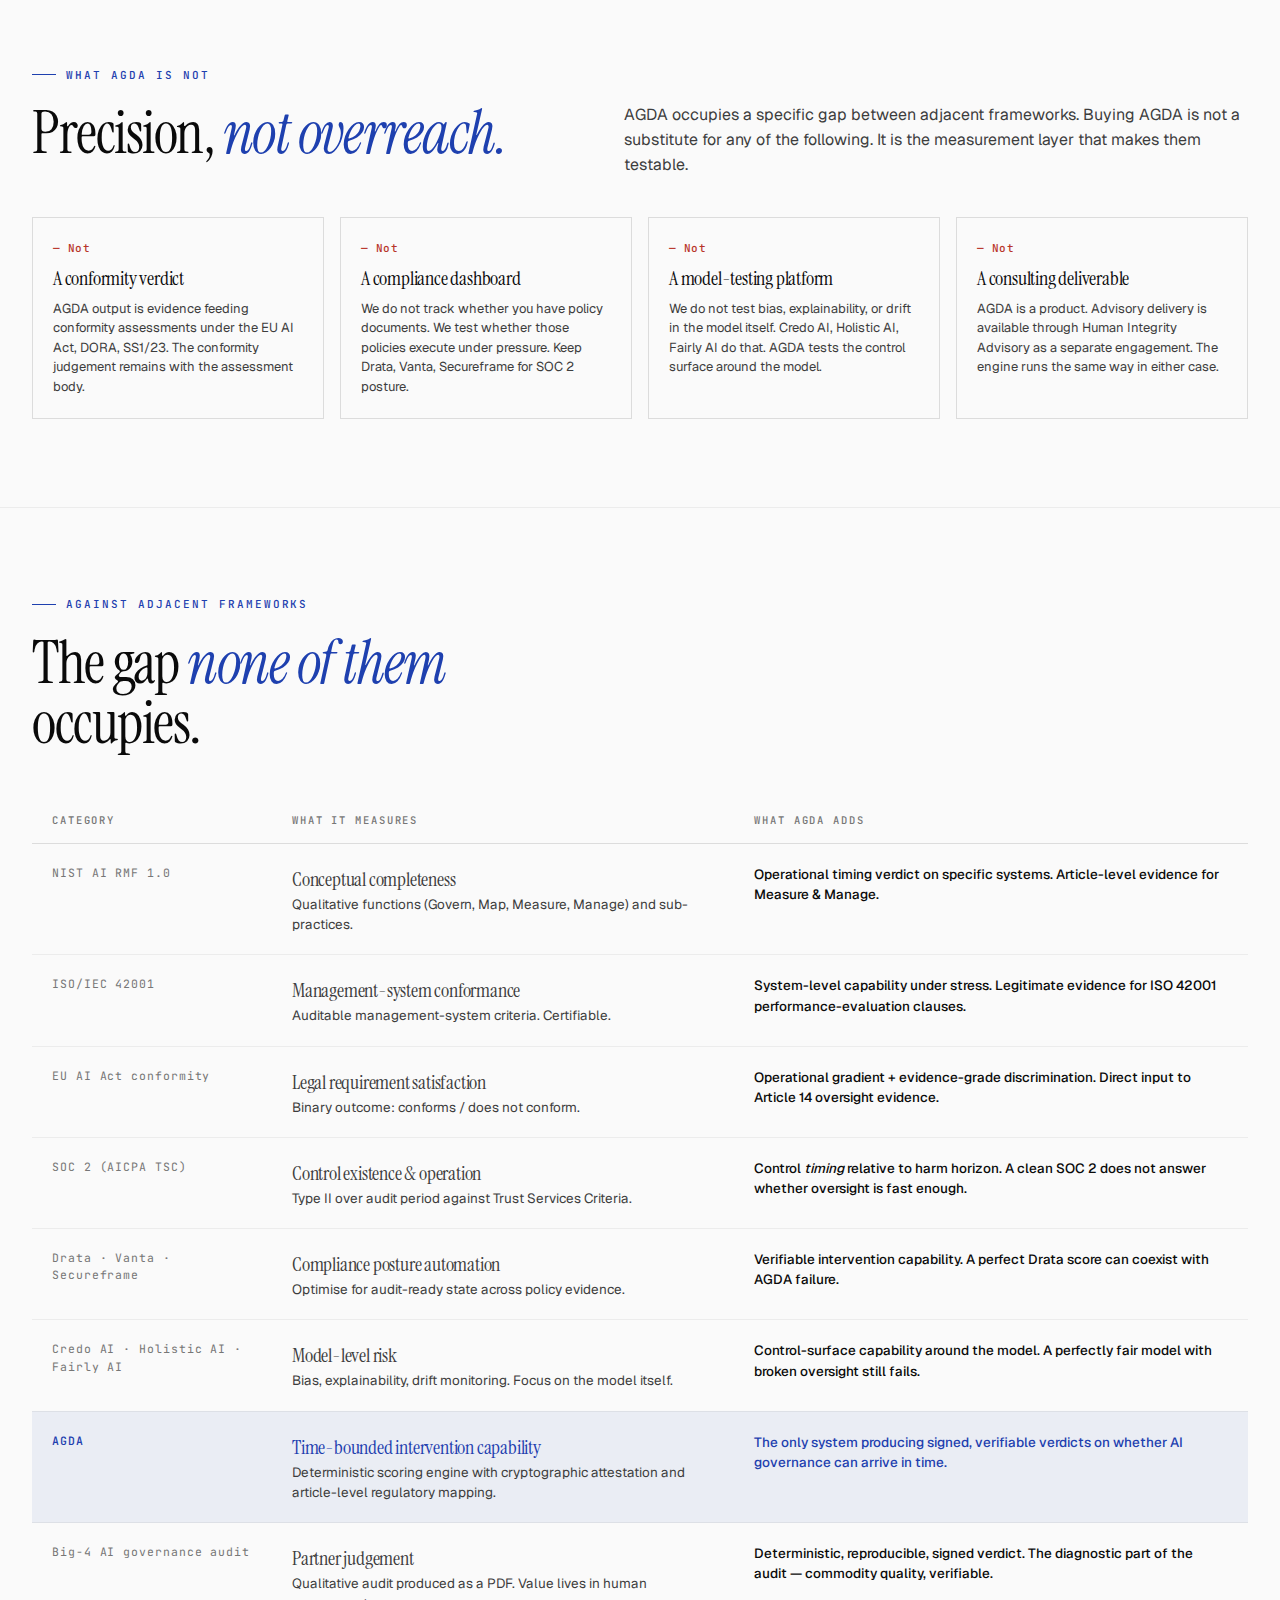
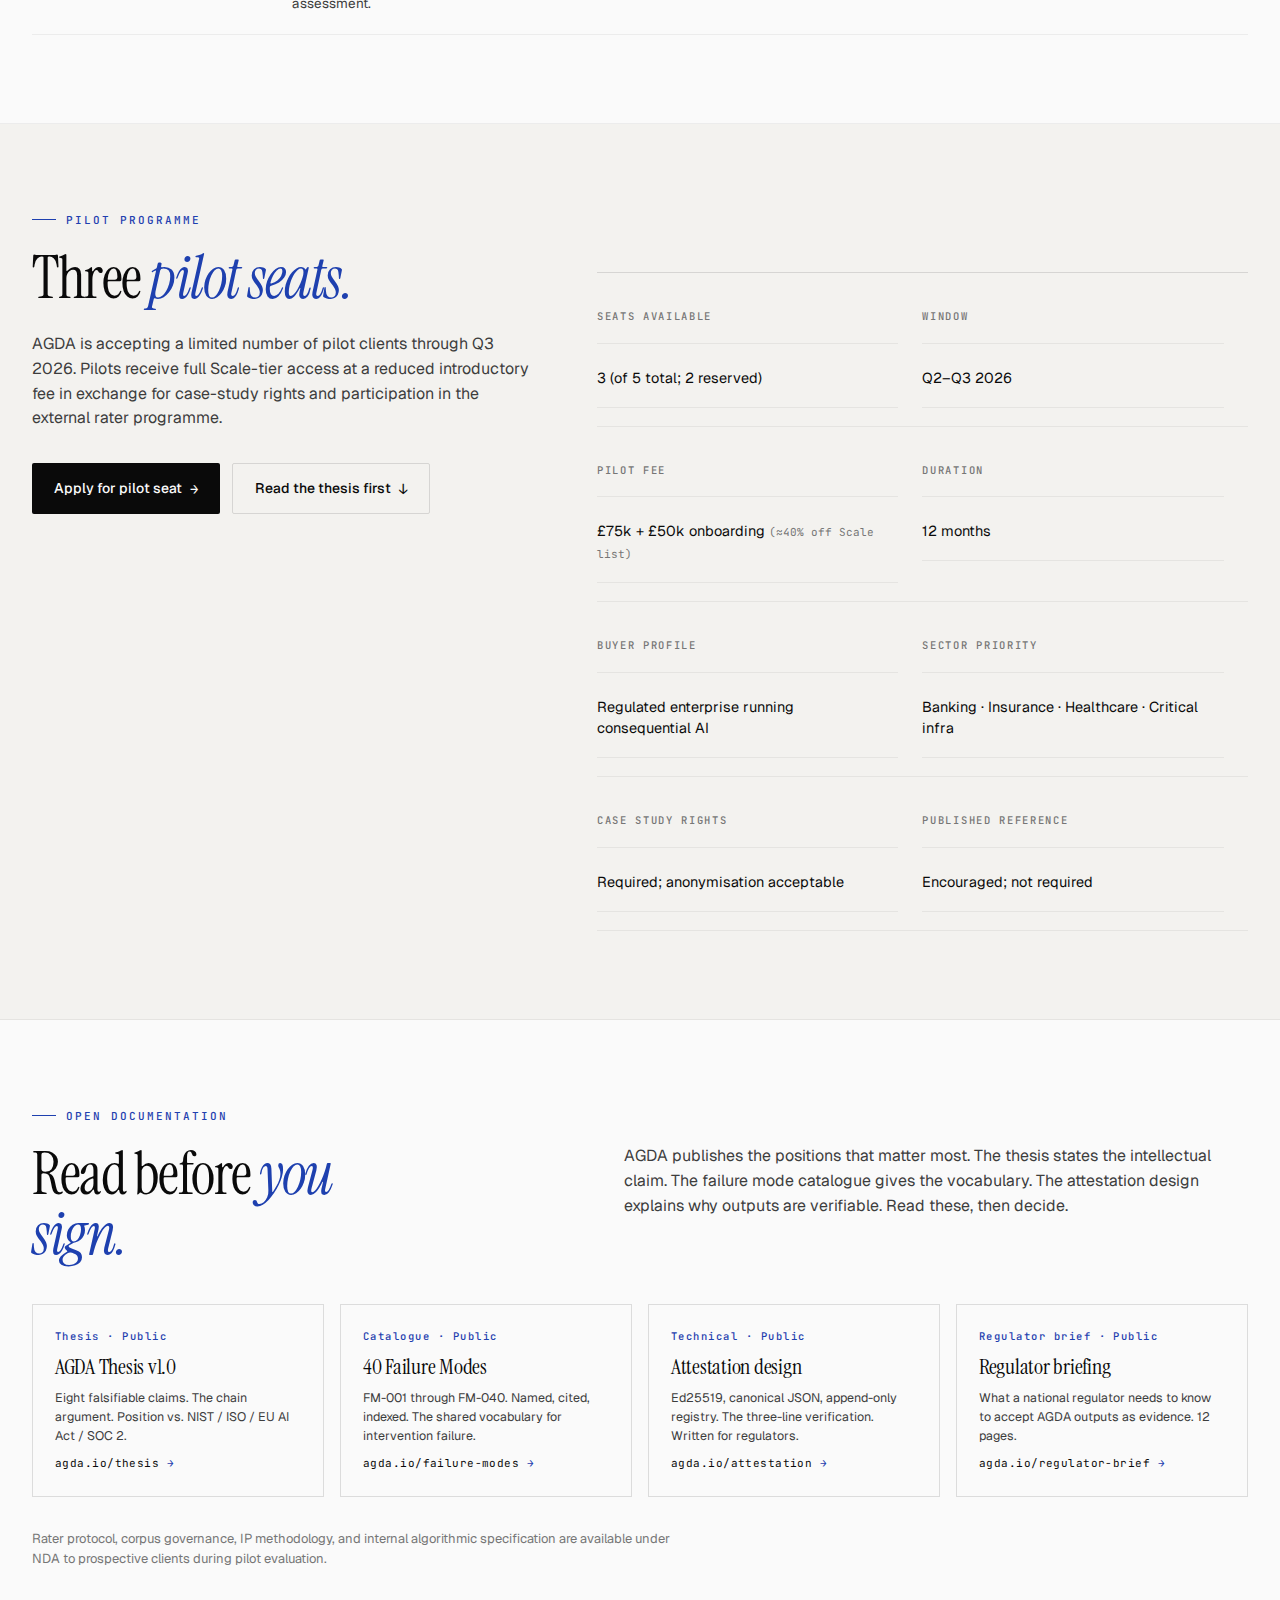
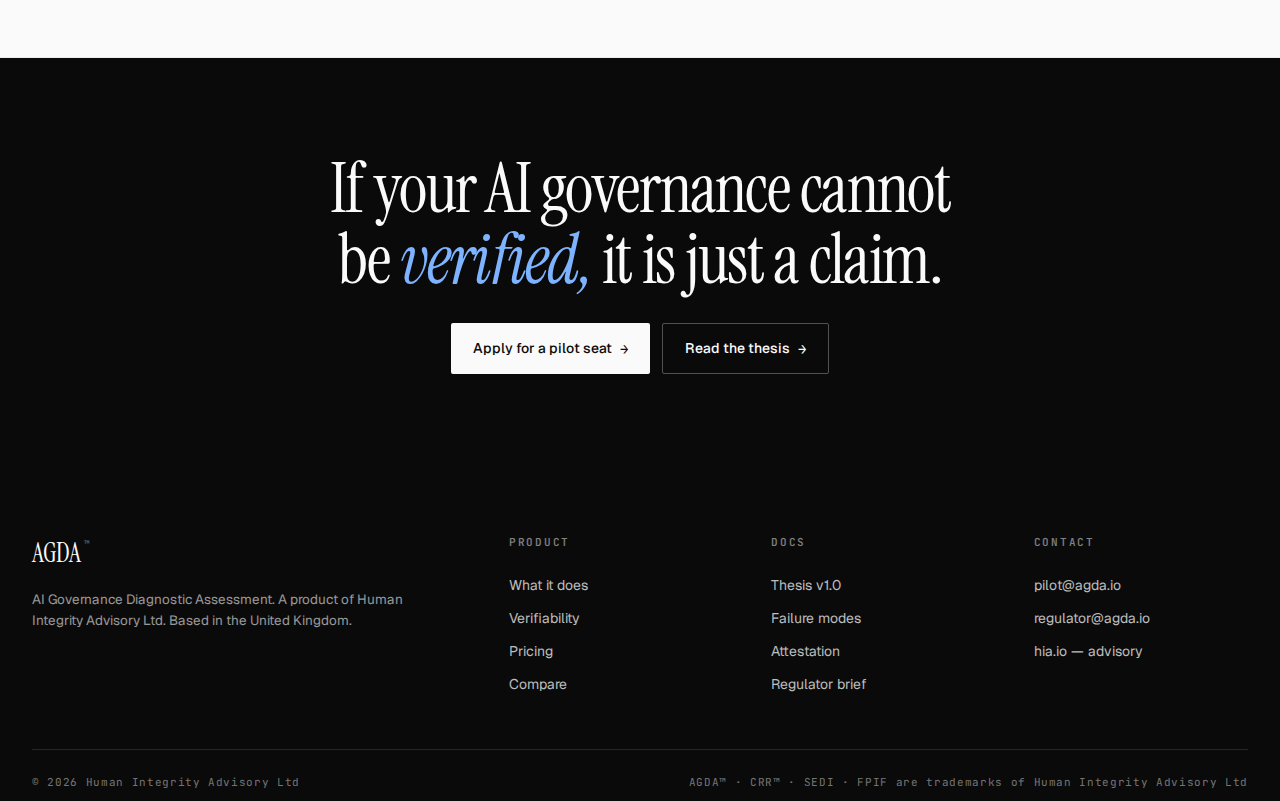
<file: agda_landing.html>
<!doctype html>
<html lang="en">
<head>
<meta charset="utf-8" />
<meta name="viewport" content="width=device-width,initial-scale=1" />
<title>AGDA — AI Governance, Measured. Verified.</title>
<link rel="preconnect" href="https://fonts.googleapis.com">
<link rel="preconnect" href="https://fonts.gstatic.com" crossorigin>
<link href="https://fonts.googleapis.com/css2?family=Instrument+Serif:ital@0;1&family=Geist:wght@300;400;500;600&family=JetBrains+Mono:wght@400;500&display=swap" rel="stylesheet">
<style>
  :root{
    --paper:#FAFAFA;
    --paper-2:#F3F2EF;
    --ink:#0A0A0A;
    --ink-2:#3D3D3D;
    --ink-3:#767676;
    --line:rgba(10,10,10,0.12);
    --line-2:rgba(10,10,10,0.06);
    --accent:#1E40AF;
    --accent-2:#2952DE;
    --accent-ghost:rgba(30,64,175,0.07);
    --signal:#067647;
    --signal-ghost:rgba(6,118,71,0.08);
    --warn:#B8342A;
    --code-bg:#0D0D0D;
    --code-fg:#F3F2EF;
    --code-dim:#A1A1A1;
    --code-blue:#7DB3FF;
    --code-green:#7EE09F;
    --code-red:#FF7B7B;
    --display:'Instrument Serif', 'Times New Roman', serif;
    --sans:'Geist', -apple-system, BlinkMacSystemFont, 'Segoe UI', sans-serif;
    --mono:'JetBrains Mono', ui-monospace, SFMono-Regular, monospace;
  }
  *{box-sizing:border-box;margin:0;padding:0}
  html{scroll-behavior:smooth}
  body{background:var(--paper);color:var(--ink);font-family:var(--sans);font-weight:400;-webkit-font-smoothing:antialiased;font-feature-settings:"ss01","cv11";line-height:1.5}
  a{color:inherit;text-decoration:none}

  /* Header */
  header.nav{position:sticky;top:0;z-index:50;background:rgba(250,250,250,0.85);backdrop-filter:blur(14px);border-bottom:1px solid var(--line-2)}
  .nav__inner{max-width:1240px;margin:0 auto;padding:16px 32px;display:flex;align-items:center;justify-content:space-between}
  .logo{font-family:var(--display);font-size:26px;letter-spacing:-0.015em;font-weight:400}
  .logo sup{font-family:var(--mono);font-size:9px;letter-spacing:0.1em;color:var(--ink-3);margin-left:4px;vertical-align:super;font-weight:500;top:-0.6em;position:relative}
  .nav__links{display:flex;gap:28px;font-size:13.5px;color:var(--ink-2);font-weight:400}
  .nav__links a{transition:color .15s}
  .nav__links a:hover{color:var(--ink)}
  .nav__cta{font-family:var(--mono);font-size:12px;background:var(--ink);color:var(--paper);padding:9px 16px;font-weight:500;letter-spacing:-0.005em;transition:background .2s}
  .nav__cta:hover{background:var(--accent)}
  @media (max-width:900px){.nav__links{display:none}}

  /* Layout */
  section{padding:88px 32px;border-bottom:1px solid var(--line-2)}
  .wrap{max-width:1240px;margin:0 auto}
  .section-label{font-family:var(--mono);font-size:11px;letter-spacing:0.18em;text-transform:uppercase;color:var(--accent);font-weight:500;margin-bottom:20px;display:flex;align-items:center;gap:10px}
  .section-label::before{content:"";width:24px;height:1px;background:var(--accent)}

  h1,h2,h3,h4{font-family:var(--display);font-weight:400;line-height:1.02;letter-spacing:-0.02em}
  h1{font-size:clamp(52px,7vw,112px);letter-spacing:-0.03em;line-height:0.95}
  h2{font-size:clamp(36px,4.6vw,68px);letter-spacing:-0.025em}
  h3{font-size:clamp(22px,2vw,32px);letter-spacing:-0.012em;line-height:1.1}
  h4{font-size:18px;font-family:var(--sans);font-weight:500;letter-spacing:-0.008em;line-height:1.3}
  p{font-size:16px;line-height:1.55;color:var(--ink-2);max-width:64ch}
  .lead{font-size:22px;line-height:1.4;color:var(--ink);max-width:62ch;font-weight:400}
  em.acc{font-style:italic;color:var(--accent);font-family:var(--display)}
  strong{font-weight:600;color:var(--ink)}

  /* HERO */
  .hero{padding:48px 32px 88px;position:relative;overflow:hidden}
  .hero__grid{display:grid;grid-template-columns:1.35fr 1fr;gap:72px;align-items:end;max-width:1240px;margin:0 auto}
  .hero__meta{font-family:var(--mono);font-size:11px;letter-spacing:0.16em;text-transform:uppercase;color:var(--ink-3);display:flex;gap:20px;margin-bottom:48px;padding-bottom:24px;border-bottom:1px solid var(--line)}
  .hero__meta span::before{content:"· ";color:var(--line)}
  .hero__meta span:first-child::before{content:""}
  .hero h1{margin-bottom:32px}
  .hero h1 em.acc{font-size:0.92em}
  .hero__sub{font-size:20px;color:var(--ink-2);line-height:1.5;max-width:54ch;margin-bottom:40px;font-weight:400}
  .hero__ctas{display:flex;gap:12px;flex-wrap:wrap;margin-bottom:40px}
  .btn{font-family:var(--sans);font-size:14px;font-weight:500;padding:14px 22px;border-radius:2px;transition:all .2s;display:inline-flex;align-items:center;gap:8px;cursor:pointer;border:0}
  .btn--primary{background:var(--ink);color:var(--paper)}
  .btn--primary:hover{background:var(--accent)}
  .btn--ghost{background:transparent;color:var(--ink);border:1px solid var(--line)}
  .btn--ghost:hover{border-color:var(--ink);background:var(--paper-2)}
  .btn__arrow{font-family:var(--mono);font-size:14px;line-height:1}
  .hero__badges{display:flex;gap:28px;font-family:var(--mono);font-size:11px;letter-spacing:0.05em;color:var(--ink-3);flex-wrap:wrap}
  .hero__badges span{display:inline-flex;align-items:center;gap:6px}
  .dot{width:6px;height:6px;border-radius:50%;background:var(--signal);display:inline-block}

  @media (max-width:900px){.hero__grid{grid-template-columns:1fr;gap:48px}}

  /* Terminal block (attestation preview) */
  .terminal{background:var(--code-bg);color:var(--code-fg);font-family:var(--mono);font-size:13px;line-height:1.6;padding:24px 28px;border-radius:4px;box-shadow:0 20px 60px -20px rgba(10,10,10,0.35),0 0 0 1px rgba(255,255,255,0.04);position:relative}
  .terminal__bar{display:flex;justify-content:space-between;align-items:center;padding-bottom:14px;margin-bottom:16px;border-bottom:1px solid rgba(255,255,255,0.08);font-size:11px;letter-spacing:0.1em;text-transform:uppercase;color:var(--code-dim)}
  .terminal__dots{display:flex;gap:6px}
  .terminal__dots span{width:9px;height:9px;border-radius:50%;background:rgba(255,255,255,0.1)}
  .terminal__dots span:first-child{background:#FF6158}
  .terminal__dots span:nth-child(2){background:#FFBE2E}
  .terminal__dots span:nth-child(3){background:#28C840}
  .terminal .prompt{color:var(--code-dim)}
  .terminal .cmd{color:var(--code-fg)}
  .terminal .key{color:var(--code-blue)}
  .terminal .val{color:var(--code-fg)}
  .terminal .ok{color:var(--code-green)}
  .terminal .bad{color:var(--code-red)}
  .terminal .dim{color:var(--code-dim)}
  .terminal .comment{color:var(--code-dim);font-style:italic}
  .terminal .line{display:grid;grid-template-columns:110px 1fr;gap:16px;padding:2px 0}
  .terminal .line .k{color:var(--code-dim)}
  .terminal__foot{margin-top:16px;padding-top:14px;border-top:1px solid rgba(255,255,255,0.08);font-size:11px;color:var(--code-dim);letter-spacing:0.04em;display:flex;justify-content:space-between}

  /* problem */
  .problem-grid{display:grid;grid-template-columns:1fr 1.2fr;gap:72px;align-items:start}
  @media (max-width:900px){.problem-grid{grid-template-columns:1fr;gap:48px}}
  .problem-grid .pull{font-family:var(--display);font-size:clamp(32px,3.4vw,48px);line-height:1.08;letter-spacing:-0.018em;font-weight:400;max-width:22ch}
  .problem-grid .pull em{font-style:italic;color:var(--accent)}

  /* Chain */
  .chain{display:grid;grid-template-columns:repeat(4,1fr) 1.2fr;gap:0;margin-top:40px;border:1px solid var(--line)}
  .chain__node{padding:28px 24px;border-right:1px solid var(--line-2);position:relative}
  .chain__node:last-child{border-right:0;background:var(--accent);color:var(--paper)}
  .chain__node:last-child .n,.chain__node:last-child .d{color:var(--paper)}
  .chain__node .n{font-family:var(--mono);font-size:10.5px;letter-spacing:0.16em;color:var(--accent);font-weight:500;margin-bottom:12px;display:block}
  .chain__node:last-child .n{color:rgba(250,250,250,0.7)}
  .chain__node h4{font-family:var(--display);font-size:26px;font-weight:400;line-height:1.1;margin-bottom:8px;letter-spacing:-0.01em}
  .chain__node .d{font-size:13px;color:var(--ink-2);line-height:1.5}
  @media (max-width:900px){.chain{grid-template-columns:1fr}.chain__node{border-right:0;border-bottom:1px solid var(--line-2)}}

  /* Outputs */
  .outputs{display:grid;grid-template-columns:1fr 1fr 1fr;gap:24px;margin-top:40px}
  .output{padding:32px 28px;border:1px solid var(--line);background:var(--paper);transition:all .25s}
  .output:hover{border-color:var(--ink);transform:translateY(-2px)}
  .output__tag{font-family:var(--mono);font-size:10.5px;letter-spacing:0.16em;color:var(--accent);text-transform:uppercase;margin-bottom:16px;display:block;font-weight:500}
  .output h3{margin-bottom:14px}
  .output p{font-size:14.5px;margin-bottom:20px}
  .output__list{border-top:1px solid var(--line-2);padding-top:16px;font-family:var(--mono);font-size:12px;color:var(--ink-2);line-height:1.9}
  .output__list .item{display:flex;justify-content:space-between;padding:2px 0}
  .output__list .item .v{color:var(--ink)}
  @media (max-width:900px){.outputs{grid-template-columns:1fr}}

  /* Verifiability */
  .verif{background:var(--ink);color:var(--paper);padding:96px 32px;border-bottom:0}
  .verif .section-label{color:#7DB3FF}
  .verif .section-label::before{background:#7DB3FF}
  .verif h2{color:var(--paper)}
  .verif p{color:rgba(250,250,250,0.7)}
  .verif__grid{display:grid;grid-template-columns:1fr 1.2fr;gap:72px;align-items:start;margin-top:48px}
  @media (max-width:900px){.verif__grid{grid-template-columns:1fr}}
  .verif__pts{display:flex;flex-direction:column;gap:24px}
  .verif__pt{padding:20px 0;border-top:1px solid rgba(250,250,250,0.14)}
  .verif__pt:first-child{border-top:1px solid rgba(250,250,250,0.28)}
  .verif__pt .n{font-family:var(--mono);font-size:11px;letter-spacing:0.16em;color:#7DB3FF;margin-bottom:6px;font-weight:500}
  .verif__pt h4{color:var(--paper);font-size:20px;font-family:var(--display);font-weight:400;margin-bottom:6px;letter-spacing:-0.01em}
  .verif__pt p{font-size:14px;line-height:1.55;max-width:58ch}

  /* Regulatory map */
  .regmap{display:grid;grid-template-columns:repeat(3,1fr);gap:16px;margin-top:32px}
  .reg{padding:24px 22px;border:1px solid var(--line);background:var(--paper)}
  .reg__code{font-family:var(--mono);font-size:11px;letter-spacing:0.08em;color:var(--accent);font-weight:500;margin-bottom:10px;display:block}
  .reg h4{font-family:var(--display);font-size:22px;font-weight:400;margin-bottom:6px;letter-spacing:-0.01em}
  .reg p{font-size:13px;color:var(--ink-2);line-height:1.5}
  @media (max-width:900px){.regmap{grid-template-columns:1fr}}

  /* how */
  .how{display:grid;grid-template-columns:repeat(4,1fr);gap:0;margin-top:40px;border-top:1px solid var(--line)}
  .how__step{padding:32px 24px 24px 0;border-right:1px solid var(--line-2);position:relative}
  .how__step:last-child{border-right:0}
  .how__step .n{font-family:var(--mono);font-size:11px;letter-spacing:0.16em;color:var(--accent);font-weight:500;margin-bottom:14px}
  .how__step h4{font-family:var(--display);font-size:22px;font-weight:400;margin-bottom:10px;letter-spacing:-0.01em}
  .how__step p{font-size:13.5px;line-height:1.5}
  @media (max-width:900px){.how{grid-template-columns:1fr}.how__step{border-right:0;border-bottom:1px solid var(--line-2);padding:24px 0}}

  /* Pricing */
  .pricing{background:var(--paper-2)}
  .pricing__tiers{display:grid;grid-template-columns:repeat(3,1fr);gap:16px;margin-top:40px;margin-bottom:28px}
  .tier{padding:36px 32px;background:var(--paper);border:1px solid var(--line);position:relative;display:flex;flex-direction:column;gap:22px}
  .tier--feat{background:var(--ink);color:var(--paper);border-color:var(--ink)}
  .tier--feat p,.tier--feat li,.tier--feat .tier__note{color:rgba(250,250,250,0.75)}
  .tier--feat .tier__price{color:var(--paper)}
  .tier__badge{position:absolute;top:-10px;left:28px;font-family:var(--mono);font-size:10px;letter-spacing:0.16em;text-transform:uppercase;background:var(--accent);color:var(--paper);padding:4px 10px;font-weight:500}
  .tier__name{font-family:var(--mono);font-size:11px;letter-spacing:0.18em;text-transform:uppercase;font-weight:500;color:var(--ink-3)}
  .tier--feat .tier__name{color:rgba(250,250,250,0.6)}
  .tier__price{font-family:var(--display);font-size:44px;font-weight:400;line-height:1;letter-spacing:-0.02em}
  .tier__price small{display:block;font-family:var(--mono);font-size:11px;letter-spacing:0.1em;color:var(--ink-3);font-weight:400;margin-top:8px;letter-spacing:0.12em;text-transform:uppercase}
  .tier--feat .tier__price small{color:rgba(250,250,250,0.55)}
  .tier__desc{font-size:14px;line-height:1.5}
  .tier ul{list-style:none;display:flex;flex-direction:column;gap:10px;margin-top:4px}
  .tier li{font-size:13.5px;line-height:1.45;color:var(--ink-2);display:grid;grid-template-columns:14px 1fr;gap:10px;align-items:start}
  .tier--feat li{color:rgba(250,250,250,0.82)}
  .tier li::before{content:"→";color:var(--accent);font-family:var(--mono);font-size:12px;font-weight:500;padding-top:1px}
  .tier--feat li::before{color:#7DB3FF}
  .tier__cta{margin-top:auto;padding-top:8px}
  .tier__cta a{font-family:var(--mono);font-size:12px;letter-spacing:0.06em;color:var(--accent);border-bottom:1px solid var(--accent);padding-bottom:2px;font-weight:500}
  .tier--feat .tier__cta a{color:#7DB3FF;border-color:#7DB3FF}
  .tier__note{font-size:11px;color:var(--ink-3);padding-top:12px;border-top:1px solid var(--line-2);margin-top:4px}
  .tier--feat .tier__note{border-color:rgba(250,250,250,0.12)}

  .addons{margin-top:40px;border-top:1px solid var(--line);padding-top:32px}
  .addons__label{font-family:var(--mono);font-size:11px;letter-spacing:0.16em;text-transform:uppercase;color:var(--ink-3);font-weight:500;margin-bottom:18px}
  .addon-row{display:grid;grid-template-columns:1fr 1fr 160px;gap:24px;padding:16px 0;border-bottom:1px solid var(--line-2);align-items:baseline}
  .addon-row h4{font-family:var(--display);font-size:20px;font-weight:400;letter-spacing:-0.01em}
  .addon-row p{font-size:13.5px;margin:0}
  .addon-row .p{font-family:var(--mono);font-size:13px;font-weight:500;text-align:right;color:var(--ink)}
  .addon-row .p small{display:block;font-size:10px;color:var(--ink-3);letter-spacing:0.14em;text-transform:uppercase;margin-top:2px;font-weight:400}
  @media (max-width:900px){.pricing__tiers{grid-template-columns:1fr}.addon-row{grid-template-columns:1fr;gap:6px}.addon-row .p{text-align:left}}

  /* NOT */
  .notlist{display:grid;grid-template-columns:repeat(4,1fr);gap:16px;margin-top:40px}
  .notitem{padding:22px 20px;border:1px solid var(--line);background:var(--paper)}
  .notitem .x{font-family:var(--mono);font-size:11px;color:var(--warn);margin-bottom:8px;font-weight:500;letter-spacing:0.04em}
  .notitem h4{font-family:var(--display);font-size:20px;font-weight:400;letter-spacing:-0.01em;margin-bottom:8px}
  .notitem p{font-size:13px;color:var(--ink-2);line-height:1.5}
  @media (max-width:900px){.notlist{grid-template-columns:1fr}}

  /* Comparison table */
  .cmp{margin-top:40px;width:100%;border-collapse:collapse}
  .cmp th,.cmp td{text-align:left;padding:20px 20px;border-bottom:1px solid var(--line-2);font-size:14px;vertical-align:top}
  .cmp thead th{font-family:var(--mono);font-size:10.5px;letter-spacing:0.18em;text-transform:uppercase;color:var(--ink-3);font-weight:500;padding-bottom:14px;border-bottom:1px solid var(--line)}
  .cmp .cat{font-family:var(--mono);font-size:11.5px;letter-spacing:0.08em;color:var(--ink-3);width:240px}
  .cmp .name{font-family:var(--display);font-size:20px;font-weight:400;letter-spacing:-0.01em}
  .cmp .desc{color:var(--ink-2);font-size:13.5px}
  .cmp .us{color:var(--ink);font-weight:500;font-size:13.5px;line-height:1.5}
  .cmp tr.agda-row{background:var(--accent-ghost)}
  .cmp tr.agda-row .name{color:var(--accent)}

  /* Pilot */
  .pilot{background:var(--paper-2)}
  .pilot__grid{display:grid;grid-template-columns:1fr 1.3fr;gap:64px;align-items:start}
  @media (max-width:900px){.pilot__grid{grid-template-columns:1fr}}
  .pilot-terms{display:grid;grid-template-columns:repeat(2,1fr);gap:0;margin-top:24px;border-top:1px solid var(--line)}
  .pilot-terms div{padding:18px 24px 18px 0;border-bottom:1px solid var(--line-2)}
  .pilot-terms .k{font-family:var(--mono);font-size:10.5px;letter-spacing:0.16em;text-transform:uppercase;color:var(--ink-3);margin-bottom:5px;font-weight:500}
  .pilot-terms .v{font-size:14.5px;color:var(--ink);line-height:1.5}

  /* Docs strip */
  .docs{display:grid;grid-template-columns:repeat(4,1fr);gap:16px;margin-top:40px}
  .doc{padding:24px 22px;border:1px solid var(--line);background:var(--paper);transition:all .2s;display:flex;flex-direction:column;gap:10px;min-height:180px}
  .doc:hover{border-color:var(--ink)}
  .doc__type{font-family:var(--mono);font-size:10.5px;letter-spacing:0.14em;color:var(--accent);font-weight:500}
  .doc h4{font-family:var(--display);font-size:22px;font-weight:400;letter-spacing:-0.012em;line-height:1.1}
  .doc p{font-size:12.5px;color:var(--ink-2);line-height:1.5;flex:1}
  .doc__link{font-family:var(--mono);font-size:11px;color:var(--ink);letter-spacing:0.04em;margin-top:auto}
  .doc__link::after{content:" →";color:var(--accent)}
  @media (max-width:900px){.docs{grid-template-columns:1fr 1fr}}

  /* Footer */
  footer{background:var(--ink);color:var(--paper);padding:64px 32px 32px;border-bottom:0}
  .foot-grid{max-width:1240px;margin:0 auto;display:grid;grid-template-columns:2fr 1fr 1fr 1fr;gap:48px}
  .foot-grid .logo{color:var(--paper)}
  .foot-col h5{font-family:var(--mono);font-size:11px;letter-spacing:0.16em;text-transform:uppercase;color:rgba(250,250,250,0.5);margin-bottom:18px;font-weight:500}
  .foot-col a{display:block;color:rgba(250,250,250,0.75);font-size:14px;padding:6px 0;transition:color .15s}
  .foot-col a:hover{color:var(--paper)}
  .foot-bottom{max-width:1240px;margin:48px auto 0;padding-top:24px;border-top:1px solid rgba(250,250,250,0.12);display:flex;justify-content:space-between;font-family:var(--mono);font-size:11px;color:rgba(250,250,250,0.45);letter-spacing:0.06em}
  @media (max-width:900px){.foot-grid{grid-template-columns:1fr 1fr}}

  /* Utility grid */
  .g2{display:grid;grid-template-columns:1fr 1.2fr;gap:72px;align-items:start}
  @media (max-width:900px){.g2{grid-template-columns:1fr;gap:40px}}
</style>
</head>
<body>

<!-- NAV -->
<header class="nav">
  <div class="nav__inner">
    <a href="#" class="logo">AGDA<sup>™</sup></a>
    <nav class="nav__links">
      <a href="#what">What it does</a>
      <a href="#verify">Verifiability</a>
      <a href="#pricing">Pricing</a>
      <a href="#compare">Compare</a>
      <a href="#docs">Docs</a>
    </nav>
    <a href="#pilot" class="nav__cta">Request a pilot →</a>
  </div>
</header>

<!-- HERO -->
<section class="hero">
  <div class="wrap">
    <div class="hero__meta">
      <span>Human Integrity Advisory</span>
      <span>Engine v1.2.0</span>
      <span>Released 2026-04-21</span>
      <span>Thesis v1.0</span>
    </div>
    <div class="hero__grid">
      <div>
        <h1>AI governance is a <em class="acc">timing</em> problem.<br>AGDA measures it.</h1>
        <p class="hero__sub">A deterministic scoring engine for AI intervention capability. Cryptographically signed outputs. Verifiable by any regulator in three lines of code — without trusting our servers.</p>
        <div class="hero__ctas">
          <a href="#pilot" class="btn btn--primary">Request a pilot <span class="btn__arrow">→</span></a>
          <a href="#verify" class="btn btn--ghost">See a signed output <span class="btn__arrow">↓</span></a>
        </div>
        <div class="hero__badges">
          <span><span class="dot"></span>Engine registry: public, append-only</span>
          <span><span class="dot"></span>Ed25519 attestation</span>
          <span><span class="dot"></span>491 tests passing</span>
        </div>
      </div>
      <div>
        <div class="terminal">
          <div class="terminal__bar">
            <div class="terminal__dots"><span></span><span></span><span></span></div>
            <span>~ agda-verify</span>
          </div>
          <div><span class="prompt">$</span> <span class="cmd">agda verify report-BANK-SURV-2026-04-22.json</span></div>
          <div style="margin-top:10px">
            <div class="line"><span class="k">engine</span><span>agda-v1.2.0</span></div>
            <div class="line"><span class="k">hash</span><span class="val">sha256:a7f3b21c9e4d8b7f...2e1b</span></div>
            <div class="line"><span class="k">signed</span><span>2026-04-22T14:32:17Z</span></div>
            <div class="line"><span class="k">signature</span><span class="val">ed25519:c4e8f11a…9f21</span></div>
            <div class="line"><span class="k">registry</span><span class="ok">✓ entry found in engine-registry.jsonl</span></div>
            <div class="line"><span class="k">key</span><span class="val">signing-key-2026-04-21-92b18307.pem</span></div>
          </div>
          <div style="margin-top:14px;padding:10px 12px;background:rgba(126,224,159,0.08);border-left:2px solid var(--code-green)">
            <span class="ok">✓ SIGNATURE VALID</span> — output generated by authenticated AGDA engine
          </div>
          <div style="margin-top:12px">
            <div><span class="comment">// verdict payload</span></div>
            <div class="line"><span class="k">tti</span><span class="bad">after_impact</span></div>
            <div class="line"><span class="k">classification</span><span class="bad">vendor_controlled_failure_risk</span></div>
            <div class="line"><span class="k">chain_break</span><span class="val">escalation (score 1.8)</span></div>
            <div class="line"><span class="k">obligations</span><span class="val">PRA SS1/23 §5.12; FCA CD §2.4</span></div>
          </div>
          <div class="terminal__foot">
            <span>exit 0</span>
            <span>agda.io/verify · public key registry</span>
          </div>
        </div>
      </div>
    </div>
  </div>
</section>

<!-- PROBLEM -->
<section id="what">
  <div class="wrap">
    <div class="problem-grid">
      <div>
        <div class="section-label">The core assertion</div>
        <p class="pull">Governance is a <em>timed causal chain.</em> Effective governance is the chain completing inside the reversibility window under realistic conditions.</p>
      </div>
      <div style="display:flex;flex-direction:column;gap:22px;padding-top:8px">
        <p><strong>Signal → Escalation → Decision → Intervention.</strong> Each stage is necessary. None is sufficient. A claim of strong intervention capability when detection scores low is fiction — the signal never arrives, so the intervention capability is latent and untested.</p>
        <p>Conformity frameworks assess the <em style="font-style:italic">presence</em> of governance artefacts. AGDA assesses whether governance can <em style="font-style:italic">arrive in time</em>.</p>
        <p style="color:var(--ink-3);font-size:13px;font-family:var(--mono);padding-top:16px;border-top:1px solid var(--line-2);max-width:52ch">From AGDA Thesis v1.0 §1 — <a href="#docs" style="color:var(--accent);border-bottom:1px solid var(--accent)">read the full thesis</a></p>
      </div>
    </div>

    <div class="chain">
      <div class="chain__node">
        <span class="n">01 — Signal</span>
        <h4>Detection</h4>
        <div class="d">Did the problem generate a detectable signal? Visibility, latency, distortion.</div>
      </div>
      <div class="chain__node">
        <span class="n">02 — Escalation</span>
        <h4>Movement</h4>
        <div class="d">Did the signal reach an authority with decision rights? Routing, friction.</div>
      </div>
      <div class="chain__node">
        <span class="n">03 — Decision</span>
        <h4>Authority</h4>
        <div class="d">Was a decision to intervene actually made? Clarity, confidence, evidence adequacy.</div>
      </div>
      <div class="chain__node">
        <span class="n">04 — Intervention</span>
        <h4>Action</h4>
        <div class="d">Did it take effect before harm became irreversible? Override, reversibility, vendor dependency.</div>
      </div>
      <div class="chain__node">
        <span class="n">Verdict</span>
        <h4>Time to Intervention</h4>
        <div class="d">before_impact · at_risk · after_impact — chain latency measured against the system's own reversibility window.</div>
      </div>
    </div>
  </div>
</section>

<!-- WHAT AGDA PRODUCES -->
<section>
  <div class="wrap">
    <div class="section-label">What AGDA produces</div>
    <h2 style="max-width:20ch;margin-bottom:20px">Two levels of assessment. <em class="acc">One verdict.</em></h2>
    <p style="max-width:64ch">AGDA operates at two granularities. The organisation level answers whether the governance chain arrives in time as a whole. The control level tests individual controls against realistic dependency, timing, override, and evidence conditions. Each output is cryptographically attested.</p>

    <div class="outputs">
      <div class="output">
        <span class="output__tag">Org level — SEDI</span>
        <h3>Assessment verdict</h3>
        <p>Structured assessment across the four SEDI stages, producing a Time-to-Intervention verdict scored against the system's reversibility window.</p>
        <div class="output__list">
          <div class="item"><span>before_impact</span><span class="v" style="color:var(--signal)">●  green</span></div>
          <div class="item"><span>at_risk</span><span class="v" style="color:#B8860B">●  amber</span></div>
          <div class="item"><span>after_impact</span><span class="v" style="color:var(--warn)">●  red</span></div>
        </div>
      </div>
      <div class="output">
        <span class="output__tag">Control level — CRR™</span>
        <h3>Control Reality Record</h3>
        <p>For each critical control: a deterministic classification across seven terminals. Every terminal has a specific trigger and priority order.</p>
        <div class="output__list">
          <div class="item"><span>effective</span><span class="v">all gates pass</span></div>
          <div class="item"><span>fragile</span><span class="v">degrades under pressure</span></div>
          <div class="item"><span>dependent</span><span class="v">untested fallback</span></div>
          <div class="item"><span>ineffective</span><span class="v">below threshold</span></div>
          <div class="item"><span>vendor_controlled</span><span class="v">3rd-party gates</span></div>
          <div class="item"><span>intervention_impossible</span><span class="v">reversibility failed</span></div>
        </div>
      </div>
      <div class="output">
        <span class="output__tag">Output — FER</span>
        <h3>Failure Exposure Report</h3>
        <p>Self-contained, attested HTML — designed to force a decision, not be filed in a drawer. Every finding traces to a specific regulatory article.</p>
        <div class="output__list">
          <div class="item"><span>Format</span><span class="v">HTML + JSON</span></div>
          <div class="item"><span>Signature</span><span class="v">Ed25519</span></div>
          <div class="item"><span>Verifiable</span><span class="v" style="color:var(--signal)">✓ offline</span></div>
          <div class="item"><span>Immutable</span><span class="v">after submit</span></div>
          <div class="item"><span>Traces to</span><span class="v">6 jurisdictions</span></div>
          <div class="item"><span>40 named modes</span><span class="v">FM-001…FM-040</span></div>
        </div>
      </div>
    </div>
  </div>
</section>

<!-- VERIFIABILITY (DARK) -->
<section id="verify" class="verif">
  <div class="wrap">
    <div class="section-label">Verifiability</div>
    <h2 style="max-width:22ch">Signed outputs. Verifiable <em class="acc" style="color:#7DB3FF;font-style:italic">without trusting us.</em></h2>
    <p class="lead" style="color:rgba(250,250,250,0.75);margin-top:20px">Every AGDA output carries an Ed25519 signature committing to a specific engine hash. The hash is registered in a public, append-only log. Any regulator, auditor, or counterparty can verify an AGDA verdict against our public keys — without AGDA-proprietary tooling and without contacting our servers.</p>

    <div class="verif__grid">
      <div>
        <div class="terminal">
          <div class="terminal__bar">
            <div class="terminal__dots"><span></span><span></span><span></span></div>
            <span>verify.ts</span>
          </div>
          <div><span class="comment">// Three lines. No AGDA dependency.</span></div>
          <div style="margin-top:10px">
            <div><span class="key">const</span> <span class="val">pub</span> <span class="dim">=</span> <span class="key">readPubKey</span>(<span class="ok">'signing-key-2026-04-21.pem'</span>);</div>
            <div><span class="key">const</span> <span class="val">ok</span> <span class="dim">=</span> <span class="key">verify</span>(<span class="val">pub</span>, <span class="val">report.payload</span>, <span class="val">report.signature</span>);</div>
            <div><span class="key">assert</span>(<span class="val">ok</span>, <span class="ok">'AGDA signature valid'</span>);</div>
          </div>
          <div class="terminal__foot">
            <span>Node.js / Python / Go · stdlib crypto only</span>
            <span>agda.io/verify</span>
          </div>
        </div>
      </div>

      <div class="verif__pts">
        <div class="verif__pt">
          <div class="n">01 · Deterministic</div>
          <h4>Same inputs always produce the same verdict</h4>
          <p>The scoring engine is a pure function. 491 tests lock behaviour. A regulator re-running inputs on a signed engine build gets the same output, bit-identical.</p>
        </div>
        <div class="verif__pt">
          <div class="n">02 · Signed at the engine</div>
          <h4>Every output is cryptographically attested</h4>
          <p>Canonical JSON of the verdict is signed at the moment of engine execution with a hardware-custody Ed25519 key. Signature commits to engine hash + input hash + output hash.</p>
        </div>
        <div class="verif__pt">
          <div class="n">03 · Public key registry</div>
          <h4>Keys are published, append-only</h4>
          <p>All signing keys appear in <span style="font-family:var(--mono);color:#7DB3FF">engine-registry.jsonl</span> — open-source, cryptographically chained, rotated on schedule. Revocation events are permanent.</p>
        </div>
        <div class="verif__pt">
          <div class="n">04 · Third-party verifiable</div>
          <h4>No dependency on AGDA infrastructure</h4>
          <p>Any regulator or counterparty can verify an AGDA output with standard cryptographic tooling. No API calls to our servers. No trust in our uptime. The verification survives us.</p>
        </div>
      </div>
    </div>
  </div>
</section>

<!-- REGULATORY MAPPING -->
<section>
  <div class="wrap">
    <div class="section-label">Regulatory mapping</div>
    <div class="g2">
      <div>
        <h2 style="max-width:14ch">Every finding, <em class="acc">article-level.</em></h2>
      </div>
      <div>
        <p>AGDA ships an article-level regulatory library across six jurisdictions. Every control gap, every chain break, every contradiction penalty is mapped to the specific obligation it engages. AGDA does not produce a conformity verdict — it produces evidence that feeds conformity assessments, Article 14 documentation, SMCR accountability packs, and post-market monitoring.</p>
      </div>
    </div>

    <div class="regmap">
      <div class="reg"><span class="reg__code">PRA · UK</span><h4>SS1/23</h4><p>Model risk management for banks. Intervention capability, override authority, governance committee cadence.</p></div>
      <div class="reg"><span class="reg__code">EU · Regulation</span><h4>EU AI Act</h4><p>Article 9 risk management, Article 14 human oversight, Article 72 post-market monitoring — direct evidence mapping.</p></div>
      <div class="reg"><span class="reg__code">FCA · UK</span><h4>Consumer Duty</h4><p>Foreseeable harm, outcomes monitoring, intervention speed on consumer-facing AI decisions.</p></div>
      <div class="reg"><span class="reg__code">EU · Regulation</span><h4>DORA</h4><p>ICT risk, third-party concentration, operational resilience, incident classification, testing programmes.</p></div>
      <div class="reg"><span class="reg__code">EU · Regulation</span><h4>GDPR</h4><p>Article 22 automated decisions, DPIA inputs, rights to human review with timing evidence.</p></div>
      <div class="reg"><span class="reg__code">US · Voluntary</span><h4>NIST AI RMF</h4><p>Govern, Map, Measure, Manage — operational timing evidence for Measure and Manage functions.</p></div>
    </div>
  </div>
</section>

<!-- HOW -->
<section>
  <div class="wrap">
    <div class="section-label">How it works</div>
    <h2 style="max-width:18ch">From system to signed verdict in <em class="acc">two weeks.</em></h2>
    <div class="how">
      <div class="how__step">
        <div class="n">Step 01</div>
        <h4>Scope</h4>
        <p>Define the AI system and its reversibility window. Identify the critical controls. Calibrate sector overlay.</p>
      </div>
      <div class="how__step">
        <div class="n">Step 02</div>
        <h4>Assess</h4>
        <p>Run SEDI at org level and CRR at control level. Evidence grades captured. Confidence stated. Engine scores deterministically.</p>
      </div>
      <div class="how__step">
        <div class="n">Step 03</div>
        <h4>Attest</h4>
        <p>Engine signs the verdict payload. Signature, engine hash, and input hash are registered. Report generated as self-contained HTML + JSON.</p>
      </div>
      <div class="how__step">
        <div class="n">Step 04</div>
        <h4>Remediate · Retest</h4>
        <p>Close gaps surfaced by the verdict. Re-run the assessment. Drift flags trigger retest cadence. Classification history retained indefinitely.</p>
      </div>
    </div>
  </div>
</section>

<!-- PRICING -->
<section id="pricing" class="pricing">
  <div class="wrap">
    <div class="section-label">Pricing</div>
    <div class="g2" style="margin-bottom:8px">
      <h2 style="max-width:14ch">Published. <em class="acc">Fixed.</em></h2>
      <p>Three license tiers plus a modular professional-services and library layer. All fees GBP, annual, exclusive of VAT. No day rates. No hidden escalators. Enterprise agreements include source escrow on request.</p>
    </div>

    <div class="pricing__tiers">
      <div class="tier">
        <div class="tier__badge" style="background:var(--ink-3)">Standard</div>
        <div class="tier__name">License — Standard</div>
        <div class="tier__price">£120–180k<small>per year · single entity</small></div>
        <p class="tier__desc">For a single enterprise running a bounded AI portfolio under active governance.</p>
        <ul>
          <li>Up to 5 SEDI assessments / year</li>
          <li>Up to 50 CRR records</li>
          <li>10 named users</li>
          <li>Core regulatory library (3 jurisdictions)</li>
          <li>Signed outputs, public verification</li>
          <li>Standard support (business hours)</li>
        </ul>
        <div class="tier__cta"><a href="#pilot">Start with a pilot →</a></div>
        <div class="tier__note">Suited to single-BU banks, insurers, healthtech &amp; SaaS platforms with 1–3 consequential AI systems.</div>
      </div>

      <div class="tier tier--feat">
        <div class="tier__badge">Most common</div>
        <div class="tier__name">License — Scale</div>
        <div class="tier__price">£250–400k<small>per year · multi-entity</small></div>
        <p class="tier__desc">For enterprises running AI across multiple business lines with active regulatory engagement.</p>
        <ul>
          <li>Unlimited SEDI assessments</li>
          <li>Unlimited CRR records</li>
          <li>50+ users, SSO/SAML</li>
          <li>Full regulatory library (6 jurisdictions)</li>
          <li>Drift detection &amp; retest dashboard</li>
          <li>Source escrow available</li>
          <li>Priority support + quarterly review</li>
        </ul>
        <div class="tier__cta"><a href="#pilot">Request an evaluation →</a></div>
        <div class="tier__note">Typical buyer: Chief Data Officer, CISO, Head of AI Governance, CRO.</div>
      </div>

      <div class="tier">
        <div class="tier__badge" style="background:var(--accent)">Regulator · Audit</div>
        <div class="tier__name">License — Regulator / Audit</div>
        <div class="tier__price">£300–600k<small>per year · observer access</small></div>
        <p class="tier__desc">For regulators and audit firms verifying AGDA outputs across populations of supervised entities.</p>
        <ul>
          <li>Read-access across tenant clients</li>
          <li>Batch verification of signed outputs</li>
          <li>Independent rater workflow</li>
          <li>Access to public corpus + calibration data</li>
          <li>Inter-rater reliability tooling</li>
          <li>Dedicated technical liaison</li>
        </ul>
        <div class="tier__cta"><a href="#docs">Read the regulator brief →</a></div>
        <div class="tier__note">Designed for national regulators, transnational supervisors, and Big-4 audit practices integrating AGDA into existing methodologies.</div>
      </div>
    </div>

    <div class="addons">
      <div class="addons__label">Add-ons &amp; services</div>
      <div class="addon-row">
        <h4>Onboarding &amp; calibration</h4>
        <p>Sector overlay tuning, rater training, first assessment delivered by HIA advisory team.</p>
        <div class="p">£50–120k<small>one-off</small></div>
      </div>
      <div class="addon-row">
        <h4>Regulatory library subscription</h4>
        <p>Separately licensable for clients on Standard tier wanting full jurisdictional coverage.</p>
        <div class="p">£25–60k<small>per year</small></div>
      </div>
      <div class="addon-row">
        <h4>Source escrow</h4>
        <p>Independent escrow agent. Release triggers: insolvency, cessation of updates, regulator demand.</p>
        <div class="p">£15k setup + £8k<small>per year</small></div>
      </div>
      <div class="addon-row">
        <h4>Rater accreditation</h4>
        <p>Individual certification for internal raters. Annual re-accreditation. Inter-rater reliability reporting.</p>
        <div class="p">£4–8k<small>per rater</small></div>
      </div>
      <div class="addon-row" style="border-bottom:0">
        <h4>Advisory — delivered by HIA</h4>
        <p>Executive Exposure Assessment, Focused Intervention Lab, or ongoing programme. Separate engagement letter.</p>
        <div class="p">£65k–£1.2M<small>see hia.io</small></div>
      </div>
    </div>
  </div>
</section>

<!-- WHAT IT IS NOT -->
<section>
  <div class="wrap">
    <div class="section-label">What AGDA is not</div>
    <div class="g2">
      <h2 style="max-width:18ch">Precision, <em class="acc">not overreach.</em></h2>
      <p>AGDA occupies a specific gap between adjacent frameworks. Buying AGDA is not a substitute for any of the following. It is the measurement layer that makes them testable.</p>
    </div>

    <div class="notlist">
      <div class="notitem">
        <div class="x">— Not</div>
        <h4>A conformity verdict</h4>
        <p>AGDA output is evidence feeding conformity assessments under the EU AI Act, DORA, SS1/23. The conformity judgement remains with the assessment body.</p>
      </div>
      <div class="notitem">
        <div class="x">— Not</div>
        <h4>A compliance dashboard</h4>
        <p>We do not track whether you have policy documents. We test whether those policies execute under pressure. Keep Drata, Vanta, Secureframe for SOC 2 posture.</p>
      </div>
      <div class="notitem">
        <div class="x">— Not</div>
        <h4>A model-testing platform</h4>
        <p>We do not test bias, explainability, or drift in the model itself. Credo AI, Holistic AI, Fairly AI do that. AGDA tests the control surface around the model.</p>
      </div>
      <div class="notitem">
        <div class="x">— Not</div>
        <h4>A consulting deliverable</h4>
        <p>AGDA is a product. Advisory delivery is available through Human Integrity Advisory as a separate engagement. The engine runs the same way in either case.</p>
      </div>
    </div>
  </div>
</section>

<!-- COMPARISON -->
<section id="compare">
  <div class="wrap">
    <div class="section-label">Against adjacent frameworks</div>
    <h2 style="max-width:16ch">The gap <em class="acc">none of them</em> occupies.</h2>
    <table class="cmp">
      <thead>
        <tr>
          <th>Category</th>
          <th>What it measures</th>
          <th>What AGDA adds</th>
        </tr>
      </thead>
      <tbody>
        <tr>
          <td class="cat">NIST AI RMF 1.0</td>
          <td class="desc"><span class="name">Conceptual completeness</span><br>Qualitative functions (Govern, Map, Measure, Manage) and sub-practices.</td>
          <td class="us">Operational timing verdict on specific systems. Article-level evidence for Measure &amp; Manage.</td>
        </tr>
        <tr>
          <td class="cat">ISO/IEC 42001</td>
          <td class="desc"><span class="name">Management-system conformance</span><br>Auditable management-system criteria. Certifiable.</td>
          <td class="us">System-level capability under stress. Legitimate evidence for ISO 42001 performance-evaluation clauses.</td>
        </tr>
        <tr>
          <td class="cat">EU AI Act conformity</td>
          <td class="desc"><span class="name">Legal requirement satisfaction</span><br>Binary outcome: conforms / does not conform.</td>
          <td class="us">Operational gradient + evidence-grade discrimination. Direct input to Article 14 oversight evidence.</td>
        </tr>
        <tr>
          <td class="cat">SOC 2 (AICPA TSC)</td>
          <td class="desc"><span class="name">Control existence &amp; operation</span><br>Type II over audit period against Trust Services Criteria.</td>
          <td class="us">Control <em>timing</em> relative to harm horizon. A clean SOC 2 does not answer whether oversight is fast enough.</td>
        </tr>
        <tr>
          <td class="cat">Drata · Vanta · Secureframe</td>
          <td class="desc"><span class="name">Compliance posture automation</span><br>Optimise for audit-ready state across policy evidence.</td>
          <td class="us">Verifiable intervention capability. A perfect Drata score can coexist with AGDA failure.</td>
        </tr>
        <tr>
          <td class="cat">Credo AI · Holistic AI · Fairly AI</td>
          <td class="desc"><span class="name">Model-level risk</span><br>Bias, explainability, drift monitoring. Focus on the model itself.</td>
          <td class="us">Control-surface capability around the model. A perfectly fair model with broken oversight still fails.</td>
        </tr>
        <tr class="agda-row">
          <td class="cat" style="color:var(--accent);font-weight:500">AGDA</td>
          <td class="desc"><span class="name">Time-bounded intervention capability</span><br>Deterministic scoring engine with cryptographic attestation and article-level regulatory mapping.</td>
          <td class="us" style="color:var(--accent)">The only system producing signed, verifiable verdicts on whether AI governance can arrive in time.</td>
        </tr>
        <tr>
          <td class="cat">Big-4 AI governance audit</td>
          <td class="desc"><span class="name">Partner judgement</span><br>Qualitative audit produced as a PDF. Value lives in human assessment.</td>
          <td class="us">Deterministic, reproducible, signed verdict. The diagnostic part of the audit — commodity quality, verifiable.</td>
        </tr>
      </tbody>
    </table>
  </div>
</section>

<!-- PILOT -->
<section id="pilot" class="pilot">
  <div class="wrap">
    <div class="section-label">Pilot programme</div>
    <div class="pilot__grid">
      <div>
        <h2 style="max-width:12ch">Three <em class="acc">pilot seats.</em></h2>
        <p style="margin-top:24px">AGDA is accepting a limited number of pilot clients through Q3 2026. Pilots receive full Scale-tier access at a reduced introductory fee in exchange for case-study rights and participation in the external rater programme.</p>
        <div style="margin-top:32px;display:flex;gap:12px;flex-wrap:wrap">
          <a href="mailto:pilot@agda.io" class="btn btn--primary">Apply for pilot seat <span class="btn__arrow">→</span></a>
          <a href="#docs" class="btn btn--ghost">Read the thesis first <span class="btn__arrow">↓</span></a>
        </div>
      </div>
      <div>
        <div class="pilot-terms">
          <div><div class="k">Seats available</div><div class="v">3 (of 5 total; 2 reserved)</div></div>
          <div><div class="k">Window</div><div class="v">Q2–Q3 2026</div></div>
          <div><div class="k">Pilot fee</div><div class="v">£75k + £50k onboarding <span style="color:var(--ink-3);font-family:var(--mono);font-size:11px">(≈40% off Scale list)</span></div></div>
          <div><div class="k">Duration</div><div class="v">12 months</div></div>
          <div><div class="k">Buyer profile</div><div class="v">Regulated enterprise running consequential AI</div></div>
          <div><div class="k">Sector priority</div><div class="v">Banking · Insurance · Healthcare · Critical infra</div></div>
          <div><div class="k">Case study rights</div><div class="v">Required; anonymisation acceptable</div></div>
          <div><div class="k">Published reference</div><div class="v">Encouraged; not required</div></div>
        </div>
      </div>
    </div>
  </div>
</section>

<!-- DOCS -->
<section id="docs">
  <div class="wrap">
    <div class="section-label">Open documentation</div>
    <div class="g2">
      <h2 style="max-width:14ch">Read before <em class="acc">you sign.</em></h2>
      <p>AGDA publishes the positions that matter most. The thesis states the intellectual claim. The failure mode catalogue gives the vocabulary. The attestation design explains why outputs are verifiable. Read these, then decide.</p>
    </div>
    <div class="docs">
      <a class="doc" href="#">
        <span class="doc__type">Thesis · Public</span>
        <h4>AGDA Thesis v1.0</h4>
        <p>Eight falsifiable claims. The chain argument. Position vs. NIST / ISO / EU AI Act / SOC 2.</p>
        <span class="doc__link">agda.io/thesis</span>
      </a>
      <a class="doc" href="#">
        <span class="doc__type">Catalogue · Public</span>
        <h4>40 Failure Modes</h4>
        <p>FM-001 through FM-040. Named, cited, indexed. The shared vocabulary for intervention failure.</p>
        <span class="doc__link">agda.io/failure-modes</span>
      </a>
      <a class="doc" href="#">
        <span class="doc__type">Technical · Public</span>
        <h4>Attestation design</h4>
        <p>Ed25519, canonical JSON, append-only registry. The three-line verification. Written for regulators.</p>
        <span class="doc__link">agda.io/attestation</span>
      </a>
      <a class="doc" href="#">
        <span class="doc__type">Regulator brief · Public</span>
        <h4>Regulator briefing</h4>
        <p>What a national regulator needs to know to accept AGDA outputs as evidence. 12 pages.</p>
        <span class="doc__link">agda.io/regulator-brief</span>
      </a>
    </div>
    <p style="margin-top:32px;color:var(--ink-3);font-size:13px;max-width:72ch">Rater protocol, corpus governance, IP methodology, and internal algorithmic specification are available under NDA to prospective clients during pilot evaluation.</p>
  </div>
</section>

<!-- FINAL CTA -->
<section style="background:var(--ink);color:var(--paper);border-bottom:0;padding:96px 32px">
  <div class="wrap" style="text-align:center">
    <h2 style="color:var(--paper);font-size:clamp(40px,5.4vw,80px);max-width:20ch;margin:0 auto 28px">If your AI governance cannot be <em class="acc" style="color:#7DB3FF;font-style:italic">verified,</em> it is just a claim.</h2>
    <div style="display:flex;gap:12px;justify-content:center;flex-wrap:wrap">
      <a href="mailto:pilot@agda.io" class="btn btn--primary" style="background:var(--paper);color:var(--ink)">Apply for a pilot seat <span class="btn__arrow">→</span></a>
      <a href="#docs" class="btn btn--ghost" style="color:var(--paper);border-color:rgba(250,250,250,0.3)">Read the thesis <span class="btn__arrow">→</span></a>
    </div>
  </div>
</section>

<!-- FOOTER -->
<footer>
  <div class="foot-grid">
    <div>
      <div class="logo" style="margin-bottom:16px">AGDA<sup>™</sup></div>
      <p style="color:rgba(250,250,250,0.6);font-size:13.5px;max-width:42ch">AI Governance Diagnostic Assessment. A product of Human Integrity Advisory Ltd. Based in the United Kingdom.</p>
    </div>
    <div class="foot-col">
      <h5>Product</h5>
      <a href="#what">What it does</a>
      <a href="#verify">Verifiability</a>
      <a href="#pricing">Pricing</a>
      <a href="#compare">Compare</a>
    </div>
    <div class="foot-col">
      <h5>Docs</h5>
      <a href="#">Thesis v1.0</a>
      <a href="#">Failure modes</a>
      <a href="#">Attestation</a>
      <a href="#">Regulator brief</a>
    </div>
    <div class="foot-col">
      <h5>Contact</h5>
      <a href="mailto:pilot@agda.io">pilot@agda.io</a>
      <a href="mailto:regulator@agda.io">regulator@agda.io</a>
      <a href="https://hia.io">hia.io — advisory</a>
    </div>
  </div>
  <div class="foot-bottom">
    <span>© 2026 Human Integrity Advisory Ltd</span>
    <span>AGDA™ · CRR™ · SEDI · FPIF are trademarks of Human Integrity Advisory Ltd</span>
  </div>
</footer>

</body>
</html>
</file>
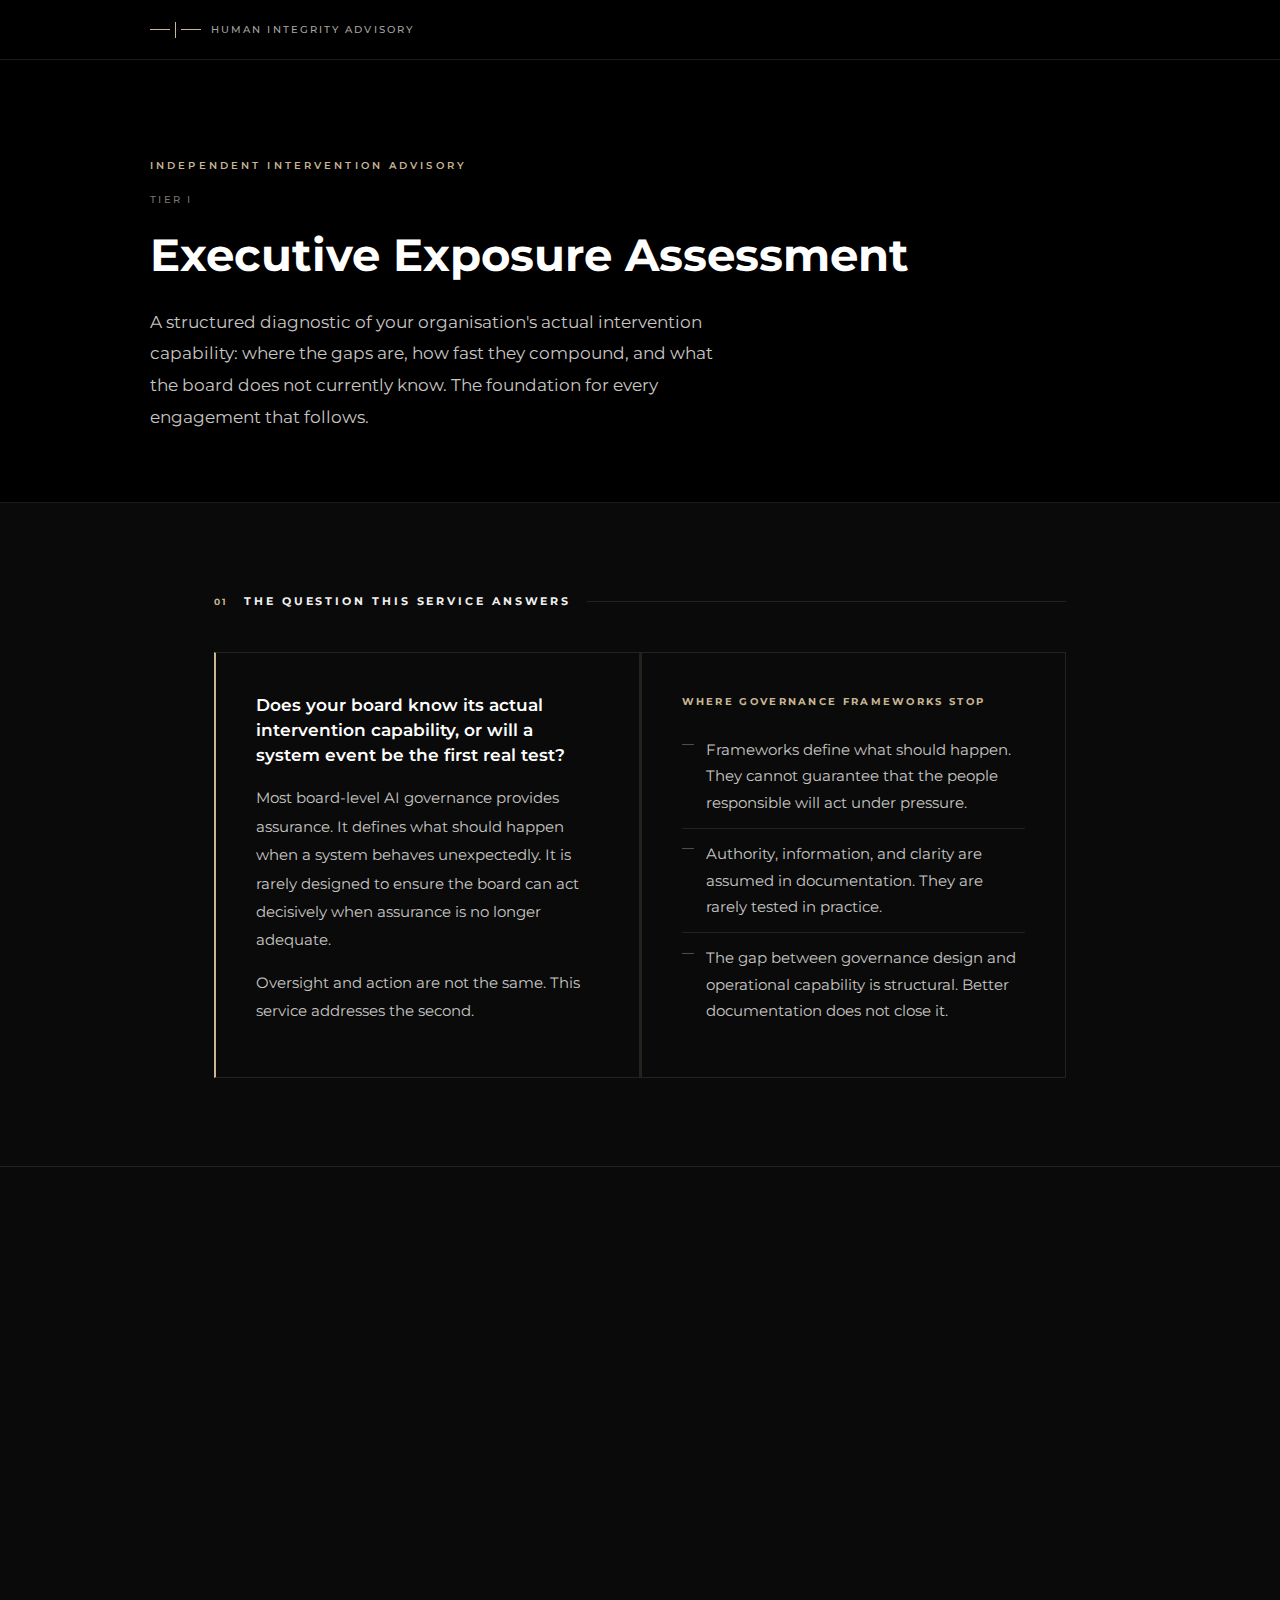
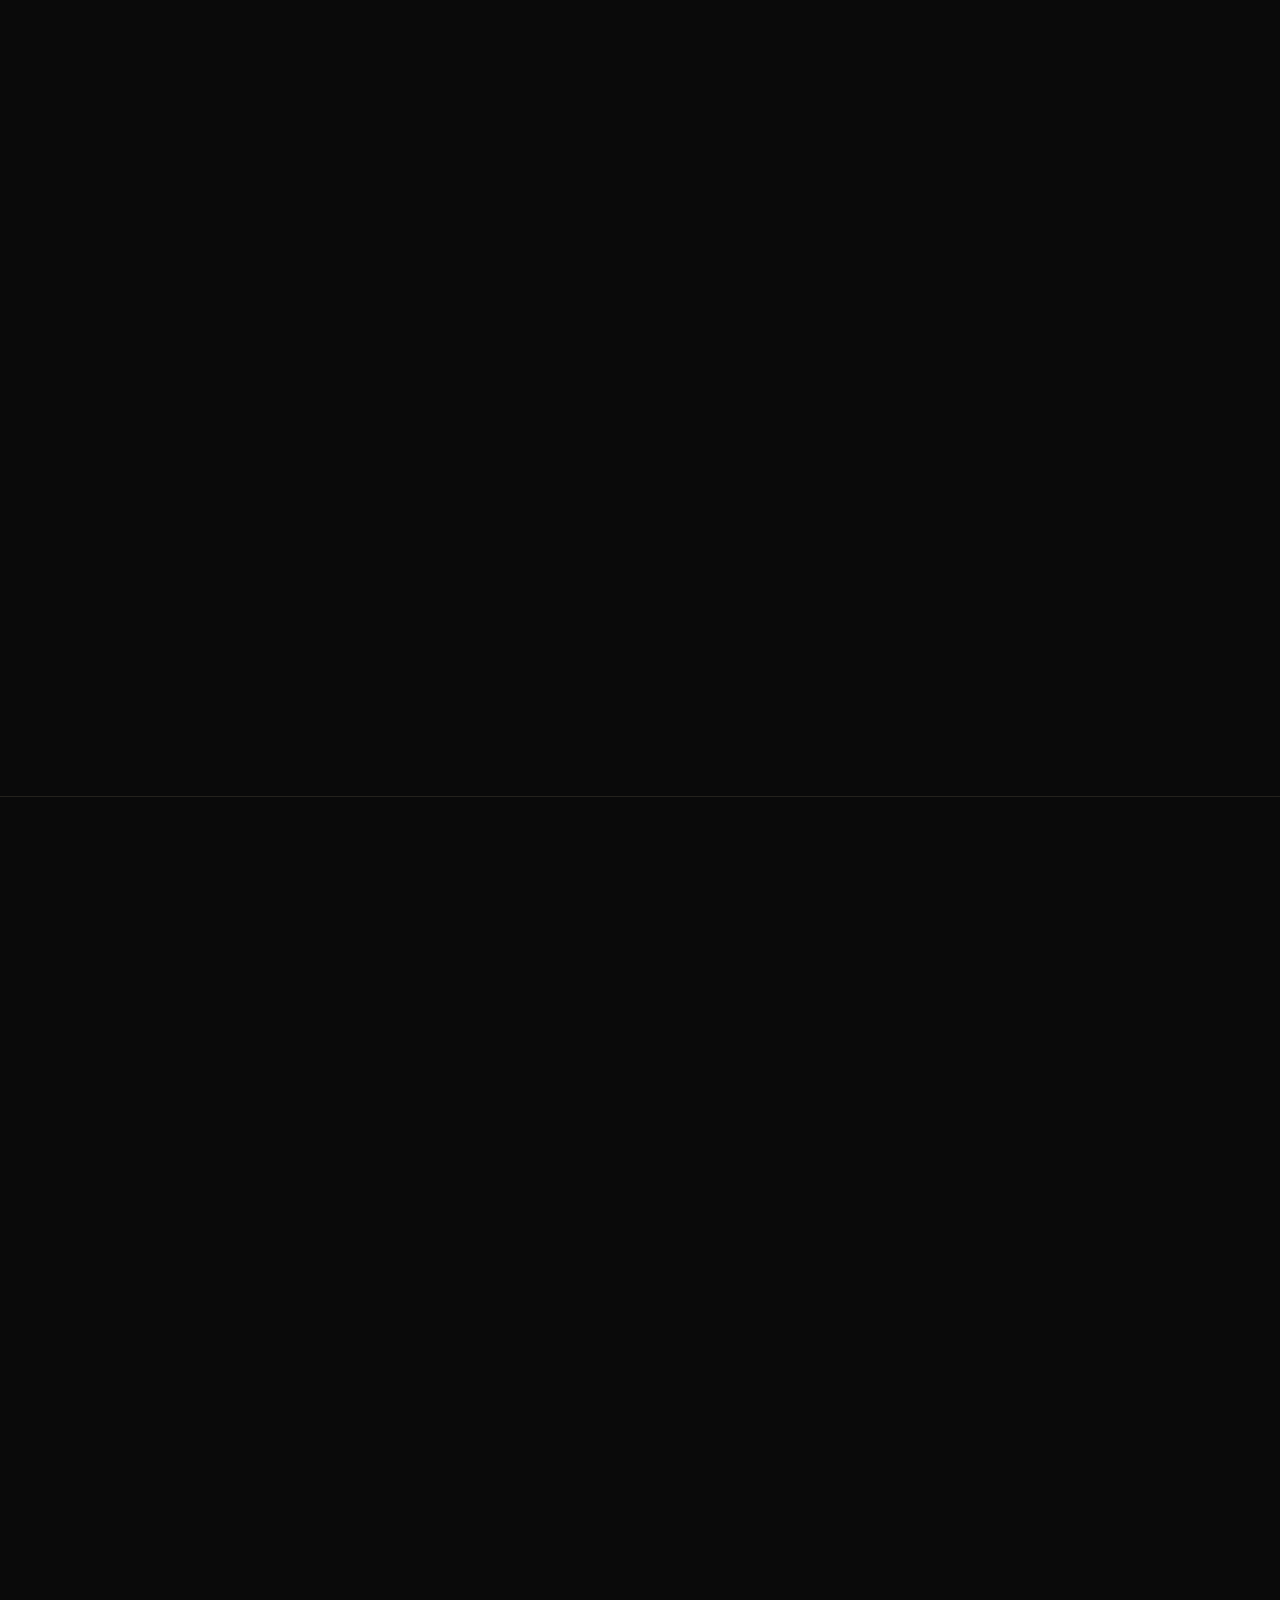
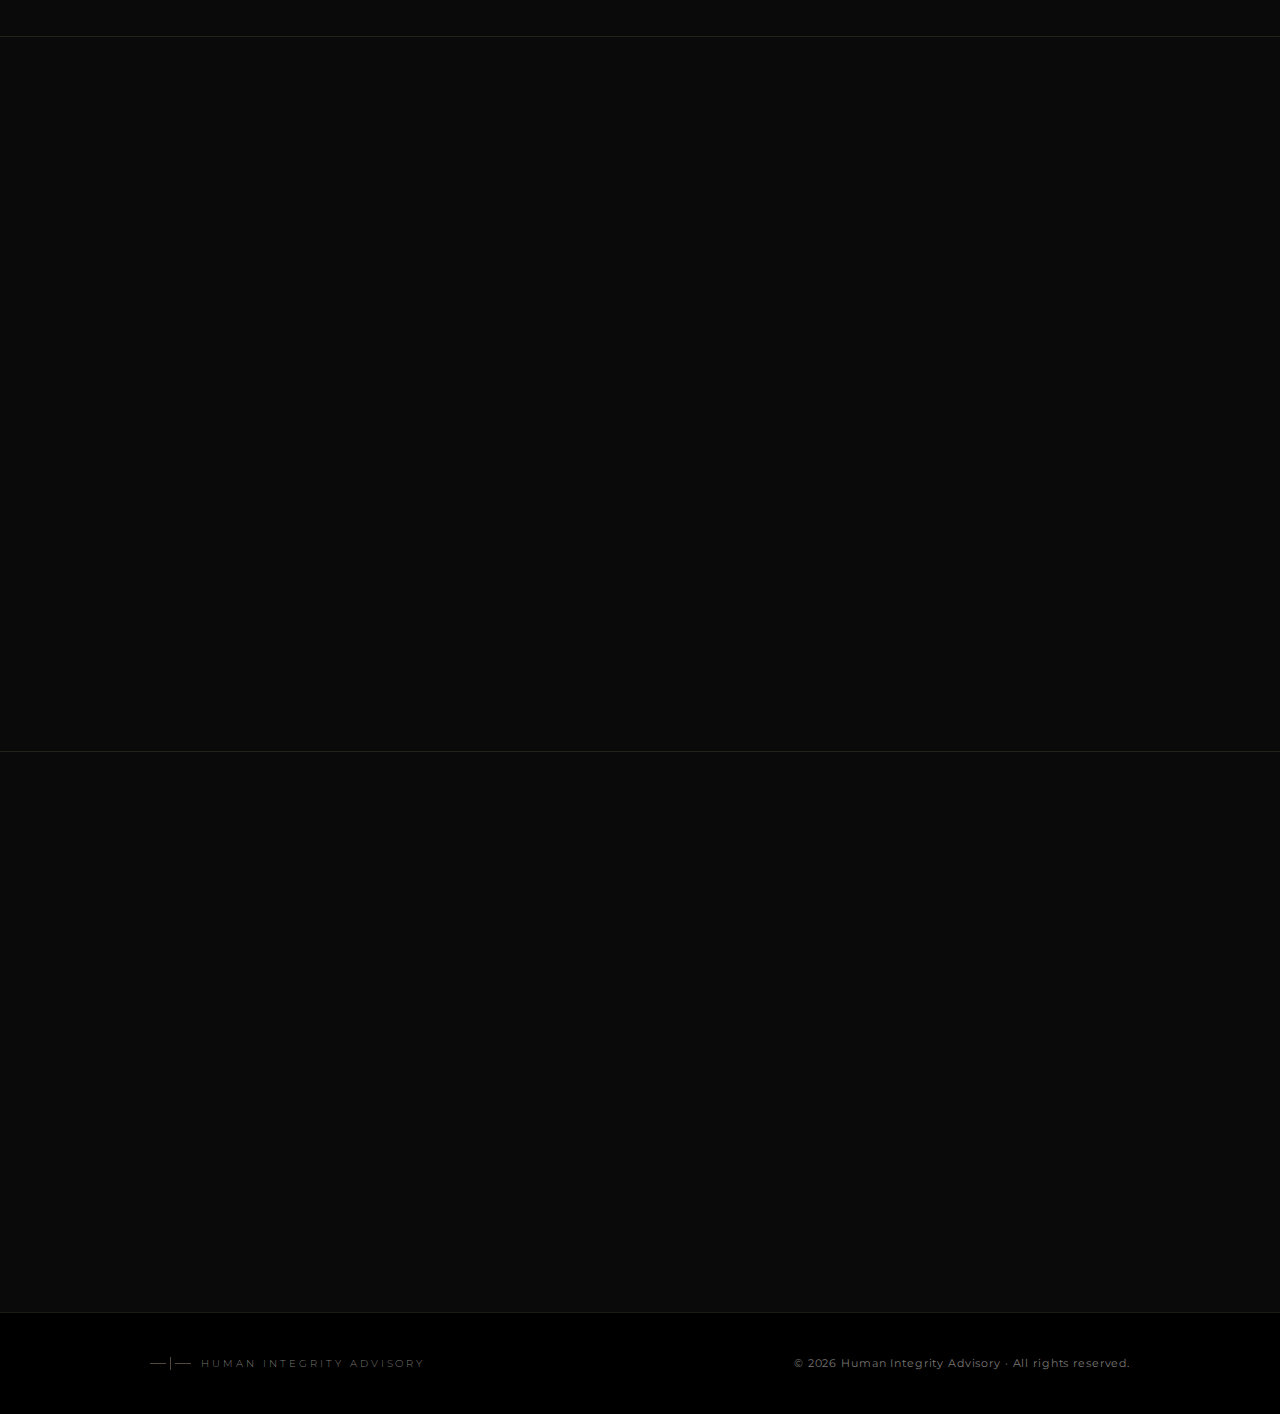
<file: boardroom-integrity-advisory.html>
<!DOCTYPE html>
<html lang="en-GB">
<head>
<meta charset="utf-8">
<meta name="viewport" content="width=device-width, initial-scale=1">
<title>Executive Exposure Assessment | Human Integrity Advisory</title>
<meta name="description" content="A structured diagnostic of your organisation's actual intervention capability. Where the gaps are, how fast they compound, and what the board does not currently know.">

<!-- Open Graph -->
<meta property="og:title" content="Executive Exposure Assessment | Human Integrity Advisory">
<meta property="og:description" content="A structured diagnostic of your organisation's actual intervention capability. Where the gaps are, how fast they compound, and what the board does not currently know.">
<meta property="og:type" content="website">
<meta property="og:url" content="https://www.hia.io/boardroom-integrity-advisory.html">
<meta property="og:site_name" content="Human Integrity Advisory">

<!-- Twitter Card -->
<meta name="twitter:card" content="summary">
<meta name="twitter:title" content="Executive Exposure Assessment | Human Integrity Advisory">
<meta name="twitter:description" content="A structured diagnostic of your organisation's actual intervention capability. Where the gaps are, how fast they compound, and what the board does not currently know.">

<!-- JSON-LD -->
<script type="application/ld+json">
{
  "@context": "https://schema.org",
  "@type": "Service",
  "name": "Executive Exposure Assessment",
  "description": "A structured diagnostic of your organisation's actual intervention capability. Where the gaps are, how fast they compound, and what the board does not currently know.",
  "provider": {
    "@type": "Organization",
    "name": "Human Integrity Advisory",
    "url": "https://www.hia.io"
  },
  "serviceType": "Intervention Capability Advisory"
}
</script>

<link rel="preconnect" href="https://fonts.googleapis.com">
<link rel="preconnect" href="https://fonts.gstatic.com" crossorigin>
<link href="https://fonts.googleapis.com/css2?family=Montserrat:wght@300;400;500;600;700;800&display=swap" rel="stylesheet">
<style>
*, *::before, *::after { box-sizing: border-box; margin: 0; padding: 0; }
img, svg, video, iframe, embed { max-width: 100%; }
:root {
  --black:      #000000;
  --bg:         #0a0a0a;
  --surface:    #141414;
  --surface2:   #1c1c1c;
  --white:      #ffffff;
  --gold:       #C9B694;
  --gold-dim:   rgba(201,182,148,0.40);
  --gold-faint: rgba(201,182,148,0.08);
  --border:     rgba(201,182,148,0.14);
  --border-mid: rgba(201,182,148,0.30);
  --border-str: rgba(201,182,148,0.58);
  --text:       #f0f0f0;
  --text-body:  #c8c6c4;
  --text-sub:   #a8a5a2;
  --text-faint: #797673;
  --page-max:   980px;
  --pad-x:      clamp(20px, 5vw, 64px);
  --pad-s:      clamp(52px, 7vw, 88px);
}
html { scroll-behavior: smooth; }
body { font-family: 'Montserrat', sans-serif; background: var(--bg); color: var(--text-body); font-size: 0.96rem; line-height: 1.85; -webkit-font-smoothing: antialiased; overflow-x: hidden; }
a { color: inherit; text-decoration: none; }
img { max-width: 100%; display: block; }
p { font-size: 0.96rem; line-height: 1.85; color: var(--text-body); }
p + p { margin-top: 14px; }
.page-wrap { max-width: var(--page-max); margin: 0 auto; padding: 0 var(--pad-x); }
section { padding: var(--pad-s) 0; border-bottom: 1px solid var(--border); }
section:last-of-type { border-bottom: none; }
.site-header { background: var(--black); border-bottom: 1px solid var(--border); padding: 20px var(--pad-x); }
.site-header-inner { max-width: var(--page-max); margin: 0 auto; display: flex; align-items: center; gap: 10px; }
.hdr-icon { display: flex; align-items: center; gap: 5px; }
.hdr-line   { display: block; width: 20px; height: 1px; background: var(--gold); }
.hdr-stroke { display: block; width: 1px; height: 16px; background: var(--gold); }
.hdr-wordmark { font-size: 0.65rem; font-weight: 500; letter-spacing: 0.20em; text-transform: uppercase; color: var(--text-sub); }
.page-hero { background: var(--black); padding: clamp(56px, 8vw, 96px) var(--pad-x) clamp(44px, 6vw, 68px); border-bottom: 1px solid var(--border); }
.page-hero-inner { max-width: var(--page-max); margin: 0 auto; }
.page-eyebrow { font-size: 0.65rem; font-weight: 600; letter-spacing: 0.30em; text-transform: uppercase; color: var(--gold); margin-bottom: 10px; }
.page-service-type { font-size: 0.65rem; font-weight: 500; letter-spacing: 0.22em; text-transform: uppercase; color: var(--text-faint); margin-bottom: 20px; }
.page-h1 { font-size: clamp(1.6rem, 4vw, 2.8rem); font-weight: 700; color: var(--white); line-height: 1.2; margin-bottom: 24px; }
.page-lede { font-size: clamp(0.95rem, 2vw, 1.05rem); line-height: 1.9; color: var(--text-body); max-width: 580px; }
.section-hd { display: flex; align-items: center; gap: 16px; margin-bottom: 40px; }
.section-num { font-size: 0.58rem; font-weight: 700; letter-spacing: 0.22em; text-transform: uppercase; color: var(--gold); flex-shrink: 0; }
.section-label { font-size: 0.7rem; font-weight: 700; letter-spacing: 0.26em; text-transform: uppercase; color: var(--text); }
.section-rule { flex: 1; height: 1px; background: var(--border); }
.block { background: var(--surface); border: 1px solid var(--border); padding: clamp(24px, 4vw, 40px); }
.block-accent { border-left: 2px solid var(--gold); }
.block-note { border-left: 2px solid var(--gold-dim); background: var(--gold-faint); padding: 16px 22px; font-size: 0.88rem; color: var(--text-body); line-height: 1.75; }
.grid-2 { display: grid; grid-template-columns: 1fr 1fr; gap: 1px; background: var(--border); }
.grid-2 > * { background: var(--bg); }
.dash-list { list-style: none; }
.dash-list li { padding: 12px 0 12px 24px; position: relative; border-bottom: 1px solid var(--border); font-size: 0.92rem; color: var(--text-body); line-height: 1.8; }
.dash-list li:last-child { border-bottom: none; }
.dash-list li::before { content: ''; position: absolute; left: 0; top: 1.3em; width: 12px; height: 1px; background: var(--gold-dim); }
.offer { border: 1px solid var(--border); background: var(--surface); margin-bottom: 20px; }
.offer-head { padding: clamp(20px, 4vw, 32px); border-bottom: 1px solid var(--border); display: flex; align-items: flex-start; gap: 20px; }
.offer-num  { font-size: 0.58rem; font-weight: 700; letter-spacing: 0.22em; color: var(--gold); flex-shrink: 0; padding-top: 3px; }
.offer-meta { flex: 1; }
.offer-name { font-size: clamp(1rem, 2.2vw, 1.2rem); font-weight: 600; color: var(--white); line-height: 1.35; margin-bottom: 10px; }
.offer-summary { font-size: 0.92rem; color: var(--text-body); line-height: 1.85; max-width: 620px; }
.offer-cols { display: grid; grid-template-columns: repeat(3, 1fr); gap: 1px; background: var(--border); }
.offer-col  { background: var(--bg); padding: 20px 24px; }
.offer-col-label { font-size: 0.6rem; font-weight: 700; letter-spacing: 0.24em; text-transform: uppercase; color: var(--gold); margin-bottom: 12px; }
.offer-col ul { list-style: none; display: flex; flex-direction: column; gap: 8px; }
.offer-col ul li { font-size: 0.88rem; color: var(--text-body); line-height: 1.65; padding-left: 16px; position: relative; }
.offer-col ul li::before { content: ''; position: absolute; left: 0; top: 0.72em; width: 8px; height: 1px; background: var(--gold-dim); }
.offer-foot { padding: 14px clamp(20px, 4vw, 32px); display: flex; align-items: center; justify-content: space-between; gap: 16px; background: var(--surface2); flex-wrap: wrap; }
.offer-solves { font-size: 0.85rem; color: var(--text-sub); font-style: italic; line-height: 1.65; }
.badge { display: inline-block; font-size: 0.58rem; font-weight: 700; letter-spacing: 0.24em; text-transform: uppercase; color: var(--text-sub); border: 1px solid var(--border-mid); padding: 4px 10px; }
.btn-gold { display: inline-flex; align-items: center; justify-content: center; background: var(--gold); color: #000; font-family: 'Montserrat', sans-serif; font-size: 0.7rem; font-weight: 700; letter-spacing: 0.20em; text-transform: uppercase; padding: 12px 28px; min-height: 44px; border: none; cursor: pointer; border-radius: 0; transition: opacity 0.2s; }
.btn-gold:hover { opacity: 0.85; }
.btn-outline { display: inline-flex; align-items: center; justify-content: center; background: transparent; color: var(--text-sub); font-family: 'Montserrat', sans-serif; font-size: 0.7rem; font-weight: 600; letter-spacing: 0.20em; text-transform: uppercase; padding: 11px 28px; min-height: 44px; border: 1px solid var(--border-mid); cursor: pointer; border-radius: 0; transition: border-color 0.2s, color 0.2s; }
.btn-outline:hover { border-color: var(--gold); color: var(--gold); }
.cta-h2 { font-size: clamp(1.1rem, 2.5vw, 1.5rem); font-weight: 700; color: var(--white); line-height: 1.3; margin-bottom: 16px; }
.cta-body { max-width: 540px; margin-bottom: 24px; font-size: 0.96rem; line-height: 1.9; color: var(--text-body); }
.cta-email-plain { display: block; font-size: 0.78rem; font-weight: 500; letter-spacing: 0.12em; color: var(--gold); margin-bottom: 20px; }
.cta-pair { display: flex; gap: 16px; flex-wrap: wrap; }
.cta-note { margin-top: 24px; font-size: 0.78rem; color: var(--text-faint); font-style: italic; line-height: 1.75; }
.reveal { opacity: 0; transform: translateY(20px); transition: opacity 0.6s ease, transform 0.6s ease; }
.reveal.visible { opacity: 1; transform: none; }
footer { background: var(--black); border-top: 1px solid var(--border); padding: clamp(24px, 3.5vw, 40px) var(--pad-x); }
.footer-inner { max-width: var(--page-max); margin: 0 auto; display: flex; align-items: center; justify-content: space-between; gap: 24px; flex-wrap: wrap; }
.footer-mark { display: flex; align-items: center; gap: 10px; flex-shrink: 0; }
.footer-mark-icon { display: flex; align-items: center; gap: 4px; }
.fm-line   { display: block; width: 16px; height: 1px; background: var(--gold-dim); }
.fm-stroke { display: block; width: 1px; height: 13px; background: var(--gold-dim); }
.footer-mark-text { font-size: 0.62rem; font-weight: 300; letter-spacing: 0.30em; text-transform: uppercase; color: var(--text-faint); }
.footer-copy { font-size: 0.68rem; color: var(--text-faint); letter-spacing: 0.08em; }
@media (max-width: 768px) { .grid-2 { grid-template-columns: 1fr; } .offer-cols { grid-template-columns: 1fr; } .footer-inner { flex-direction: column; align-items: flex-start; } }
@media (max-width: 480px) { .offer-cols { grid-template-columns: 1fr; } .cta-pair { flex-direction: column; } }

</style>
</head>
<body>
<header class="site-header">
  <div class="site-header-inner">
    <div class="hdr-icon">
      <span class="hdr-line"></span>
      <span class="hdr-stroke"></span>
      <span class="hdr-line"></span>
    </div>
    <span class="hdr-wordmark">Human Integrity Advisory</span>
  </div>
</header>
<div class="page-hero">
  <div class="page-hero-inner">
    <p class="page-eyebrow">Independent Intervention Advisory</p>
    <p class="page-service-type">Tier I</p>
    <h1 class="page-h1">Executive Exposure Assessment</h1>
    <p class="page-lede">A structured diagnostic of your organisation's actual intervention capability: where the gaps are, how fast they compound, and what the board does not currently know. The foundation for every engagement that follows.</p>
  </div>
</div>
<main>

<section>
<div class="page-wrap">
  <div class="section-hd reveal"><span class="section-num">01</span><span class="section-label">The question this service answers</span><div class="section-rule"></div></div>
  <div class="grid-2 reveal">
    <div class="block block-accent">
      <p style="font-size:1.05rem;font-weight:600;color:var(--white);line-height:1.5;margin-bottom:16px;">Does your board know its actual intervention capability, or will a system event be the first real test?</p>
      <p>Most board-level AI governance provides assurance. It defines what should happen when a system behaves unexpectedly. It is rarely designed to ensure the board can act decisively when assurance is no longer adequate.</p>
      <p>Oversight and action are not the same. This service addresses the second.</p>
    </div>
    <div class="block">
      <p style="font-size:0.6rem;font-weight:700;letter-spacing:0.24em;text-transform:uppercase;color:var(--gold);margin-bottom:14px;">Where governance frameworks stop</p>
      <ul class="dash-list">
        <li>Frameworks define what should happen. They cannot guarantee that the people responsible will act under pressure.</li>
        <li>Authority, information, and clarity are assumed in documentation. They are rarely tested in practice.</li>
        <li>The gap between governance design and operational capability is structural. Better documentation does not close it.</li>
      </ul>
    </div>
  </div>
</div>
</section>

<section>
<div class="page-wrap">
  <div class="section-hd reveal"><span class="section-num">02</span><span class="section-label">What it is</span><div class="section-rule"></div></div>
  <p class="reveal" style="max-width:660px;margin-bottom:32px;">The Executive Exposure Assessment is the foundation of every HIA engagement. It examines whether the board can make effective decisions when an AI system fails or governance is tested. Every assessment is conducted by advisors with direct operational experience in AI systems environments and evaluated against operational reality, not documentation standards. AGDA, HIA's proprietary diagnostic architecture, structures the assessment and ensures gaps are evidenced with precision.</p>
  <div class="offer reveal">
    <div class="offer-head">
      <span class="offer-num">I</span>
      <div class="offer-meta">
        <span class="badge" style="display:inline-block;margin-bottom:14px;">Tier I</span>
        <p class="offer-name">Executive Exposure Assessment</p>
        <p class="offer-summary">A structured diagnostic of your organisation's actual intervention capability: decision authority, escalation integrity, and the gap between what governance is designed to deliver and what it delivers under pressure.</p>
      </div>
    </div>
    <div class="offer-cols">
      <div class="offer-col">
        <div class="offer-col-label">What it includes</div>
        <ul>
          <li>AGDA diagnostic: structured assessment of escalation, override, and decision authority as they actually function.</li>
          <li>Assessment of decision quality and authority clarity under pressure.</li>
          <li>Review of information adequacy: what the board actually receives versus what it needs to act.</li>
          <li>Independent view not shaped by those who designed the governance framework being assessed.</li>
        </ul>
      </div>
      <div class="offer-col">
        <div class="offer-col-label">What it produces</div>
        <ul>
          <li>Written capability assessment report</li>
          <li>Decision authority gap map</li>
          <li>Prioritised remediation recommendations</li>
          <li>Board-ready executive summary</li>
        </ul>
      </div>
      <div class="offer-col">
        <div class="offer-col-label">Engagement scope</div>
        <ul>
          <li>Project-based or ongoing retainer</li>
          <li>Direct board and executive access required</li>
          <li>Remote or in-person</li>
          <li>Scoped in writing before work begins</li>
        </ul>
      </div>
    </div>
    <div class="offer-foot">
      <p class="offer-solves">Focus: decision clarity. A board that cannot make effective decisions when governance is tested is not a safeguard.</p>
    </div>
  </div>
</div>
</section>

<section>
<div class="page-wrap">
  <div class="section-hd reveal"><span class="section-num">03</span><span class="section-label">Why it matters</span><div class="section-rule"></div></div>
  <div class="grid-2 reveal" style="margin-bottom:24px;">
    <div class="block">
      <p style="font-size:0.6rem;font-weight:700;letter-spacing:0.24em;text-transform:uppercase;color:var(--gold);margin-bottom:14px;">The structural problem</p>
      <p>Most boards have a governance framework in place. The question is not whether it is well designed. The question is whether it will function under real conditions, and whether the people responsible for acting on it actually can.</p>
      <p>When a live AI decision produces an outcome that requires a board response, authority travels upward through people who cannot act and approval layers that add latency without clarity. By the time the board is informed, the window for low-cost intervention has closed.</p>
    </div>
    <div class="block">
      <p style="font-size:0.6rem;font-weight:700;letter-spacing:0.24em;text-transform:uppercase;color:var(--gold);margin-bottom:14px;">What this engagement addresses</p>
      <ul class="dash-list">
        <li>Whether escalation paths function under real operational conditions, not just on paper.</li>
        <li>Whether decision-makers have the authority, information, and clarity to act at speed.</li>
        <li>Whether the board would know, in time, that it needed to act.</li>
        <li>Whether the governance framework produces action or only assurance.</li>
      </ul>
    </div>
  </div>
  <div class="block-note reveal">If you are looking for reassurance, this is not the right engagement. If you want a clear account of what is actually true about your board's intervention capability, and are prepared to act on it, this may be relevant.</div>
</div>
</section>

<section>
<div class="page-wrap">
  <div class="section-hd reveal"><span class="section-num">04</span><span class="section-label">What changes as a result</span><div class="section-rule"></div></div>
  <div class="grid-2 reveal">
    <div class="block">
      <p style="font-size:0.6rem;font-weight:700;letter-spacing:0.24em;text-transform:uppercase;color:var(--gold);margin-bottom:14px;">After engagement</p>
      <ul class="dash-list">
        <li>Structured clarity on authority: who can act, under what conditions, with what information.</li>
        <li>Decision rights defined, documented, and testable. Ambiguity removed.</li>
        <li>Intervention triggers defined and agreed at board level.</li>
        <li>Information flows assessed against what the board needs to act, not what it currently receives.</li>
      </ul>
    </div>
    <div class="block" style="display:flex;flex-direction:column;gap:18px;">
      <div>
        <p style="font-size:0.6rem;font-weight:700;letter-spacing:0.24em;text-transform:uppercase;color:var(--text-sub);margin-bottom:8px;">Engagement model</p>
        <p style="font-size:0.9rem;color:var(--text-body);line-height:1.8;">Every engagement begins with a discovery call. A written scope follows, defining what will be assessed, how, and what the engagement will produce. Findings are presented directly to the board or executive team, clear, prioritised, and specific to your organisation.</p>
      </div>
      <div style="border-top:1px solid var(--border);padding-top:18px;">
        <p style="font-size:0.6rem;font-weight:700;letter-spacing:0.24em;text-transform:uppercase;color:var(--text-sub);margin-bottom:8px;">Independence</p>
        <p style="font-size:0.9rem;color:var(--text-body);line-height:1.8;">The assessment is independent of any governance design or review function. Findings are not filtered through a project sponsor or softened for internal politics.</p>
      </div>
    </div>
  </div>
</div>
</section>

<section style="border-bottom:none;">
<div class="page-wrap">
  <div class="section-hd reveal"><span class="section-num">05</span><span class="section-label">Request a discovery call</span><div class="section-rule"></div></div>
  <div class="reveal">
    <h2 class="cta-h2">The first step costs nothing. It may change how you see your own exposure.</h2>
    <p class="cta-body">A short, confidential discovery call to understand your situation, identify the systems that carry the highest intervention risk, and determine whether an Exposure Assessment would address it.</p>
    <span class="cta-email-plain">advisory@hia.io</span>
    <div class="cta-pair">
      <a href="mailto:advisory@hia.io" class="btn-gold">Send an enquiry</a>
      <a href="contact.html" class="btn-outline">Use the contact form</a>
    </div>
    <p class="cta-note">All correspondence is treated as private and off record unless explicitly agreed otherwise in writing.</p>
  </div>
</div>
</section>

</main>
<footer>
  <div class="footer-inner">
    <div class="footer-mark">
      <div class="footer-mark-icon">
        <span class="fm-line"></span>
        <span class="fm-stroke"></span>
        <span class="fm-line"></span>
      </div>
      <span class="footer-mark-text">Human Integrity Advisory</span>
    </div>
    <span class="footer-copy">&copy;&nbsp;2026 Human Integrity Advisory &middot; All rights reserved.</span>
  </div>
</footer>

<script>
(function () {
  'use strict';
  if ('IntersectionObserver' in window) {
    var rio = new IntersectionObserver(function (entries) {
      entries.forEach(function (e) {
        if (e.isIntersecting) { e.target.classList.add('visible'); rio.unobserve(e.target); }
      });
    }, { threshold: 0.07, rootMargin: '0px 0px -20px 0px' });
    document.querySelectorAll('.reveal').forEach(function (el) { rio.observe(el); });
  } else {
    document.querySelectorAll('.reveal').forEach(function (el) { el.classList.add('visible'); });
  }
}());
</script>

</body>
</html>
</file>
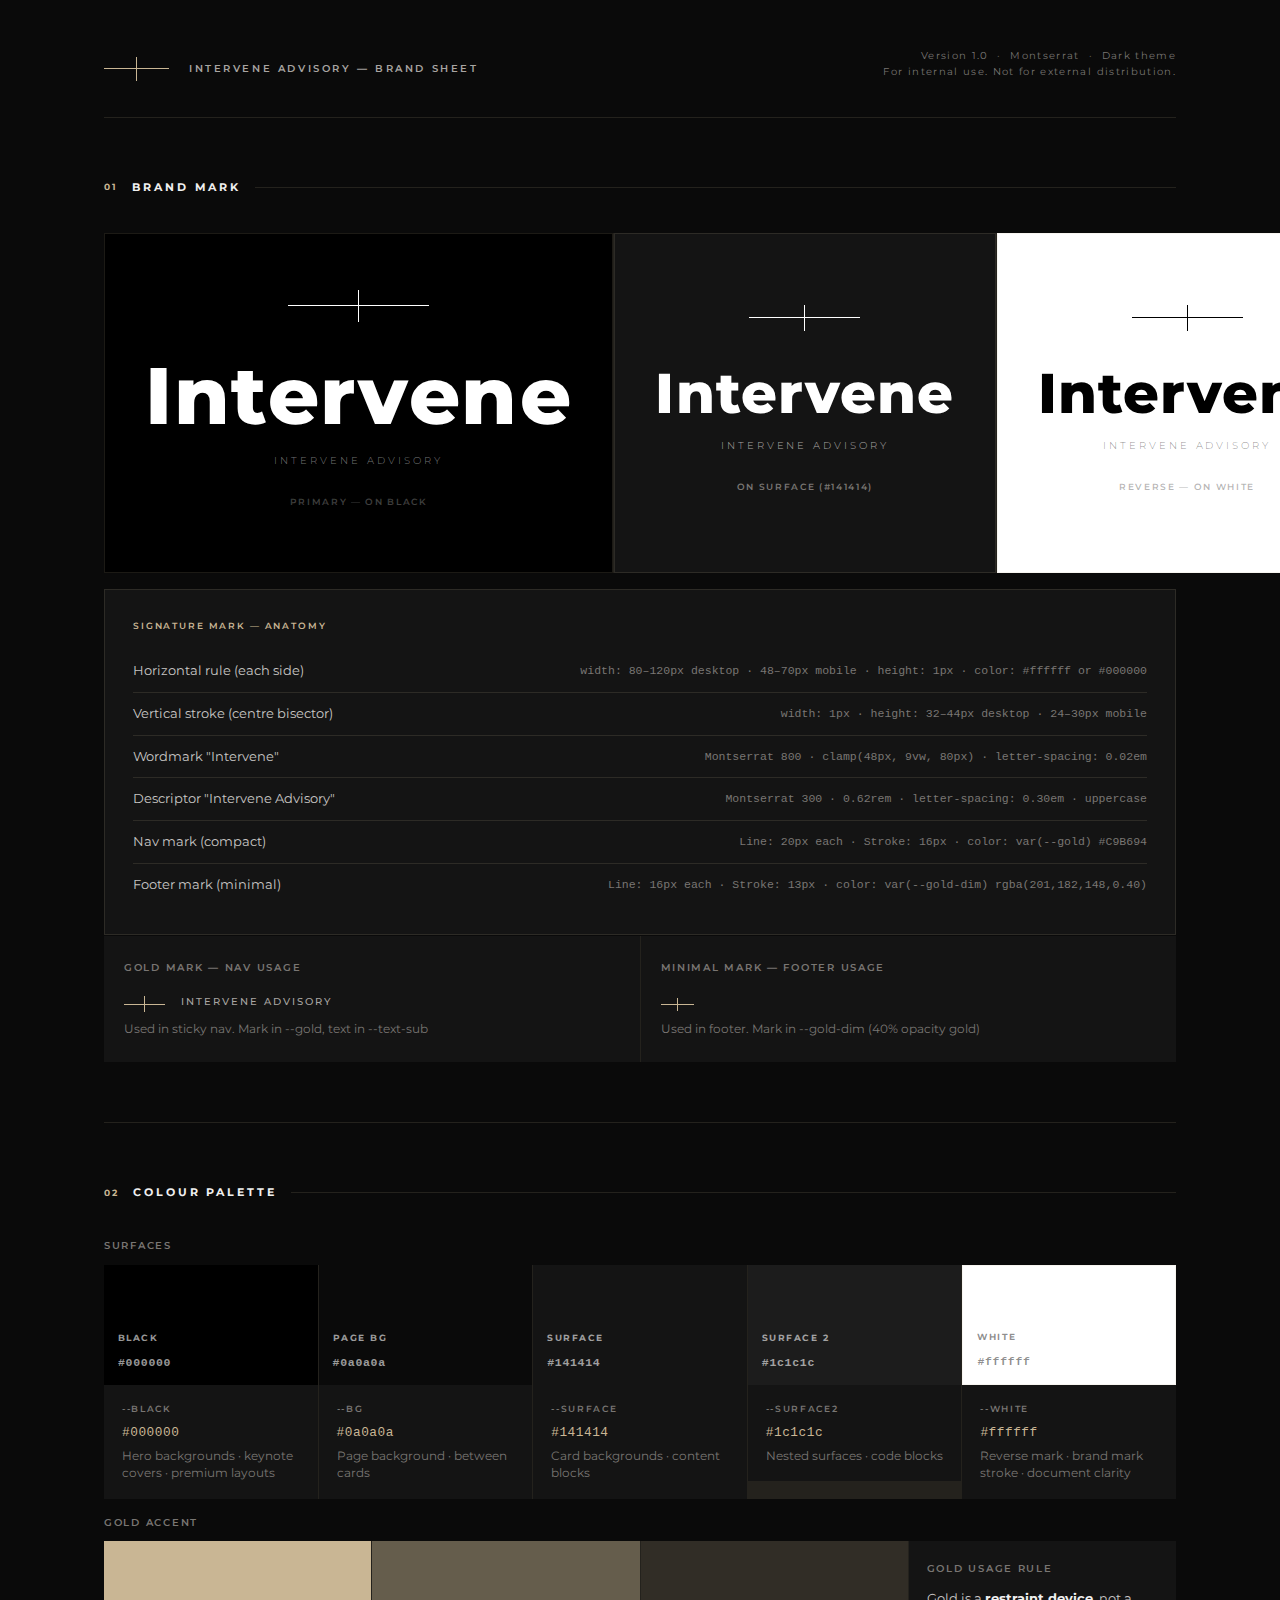
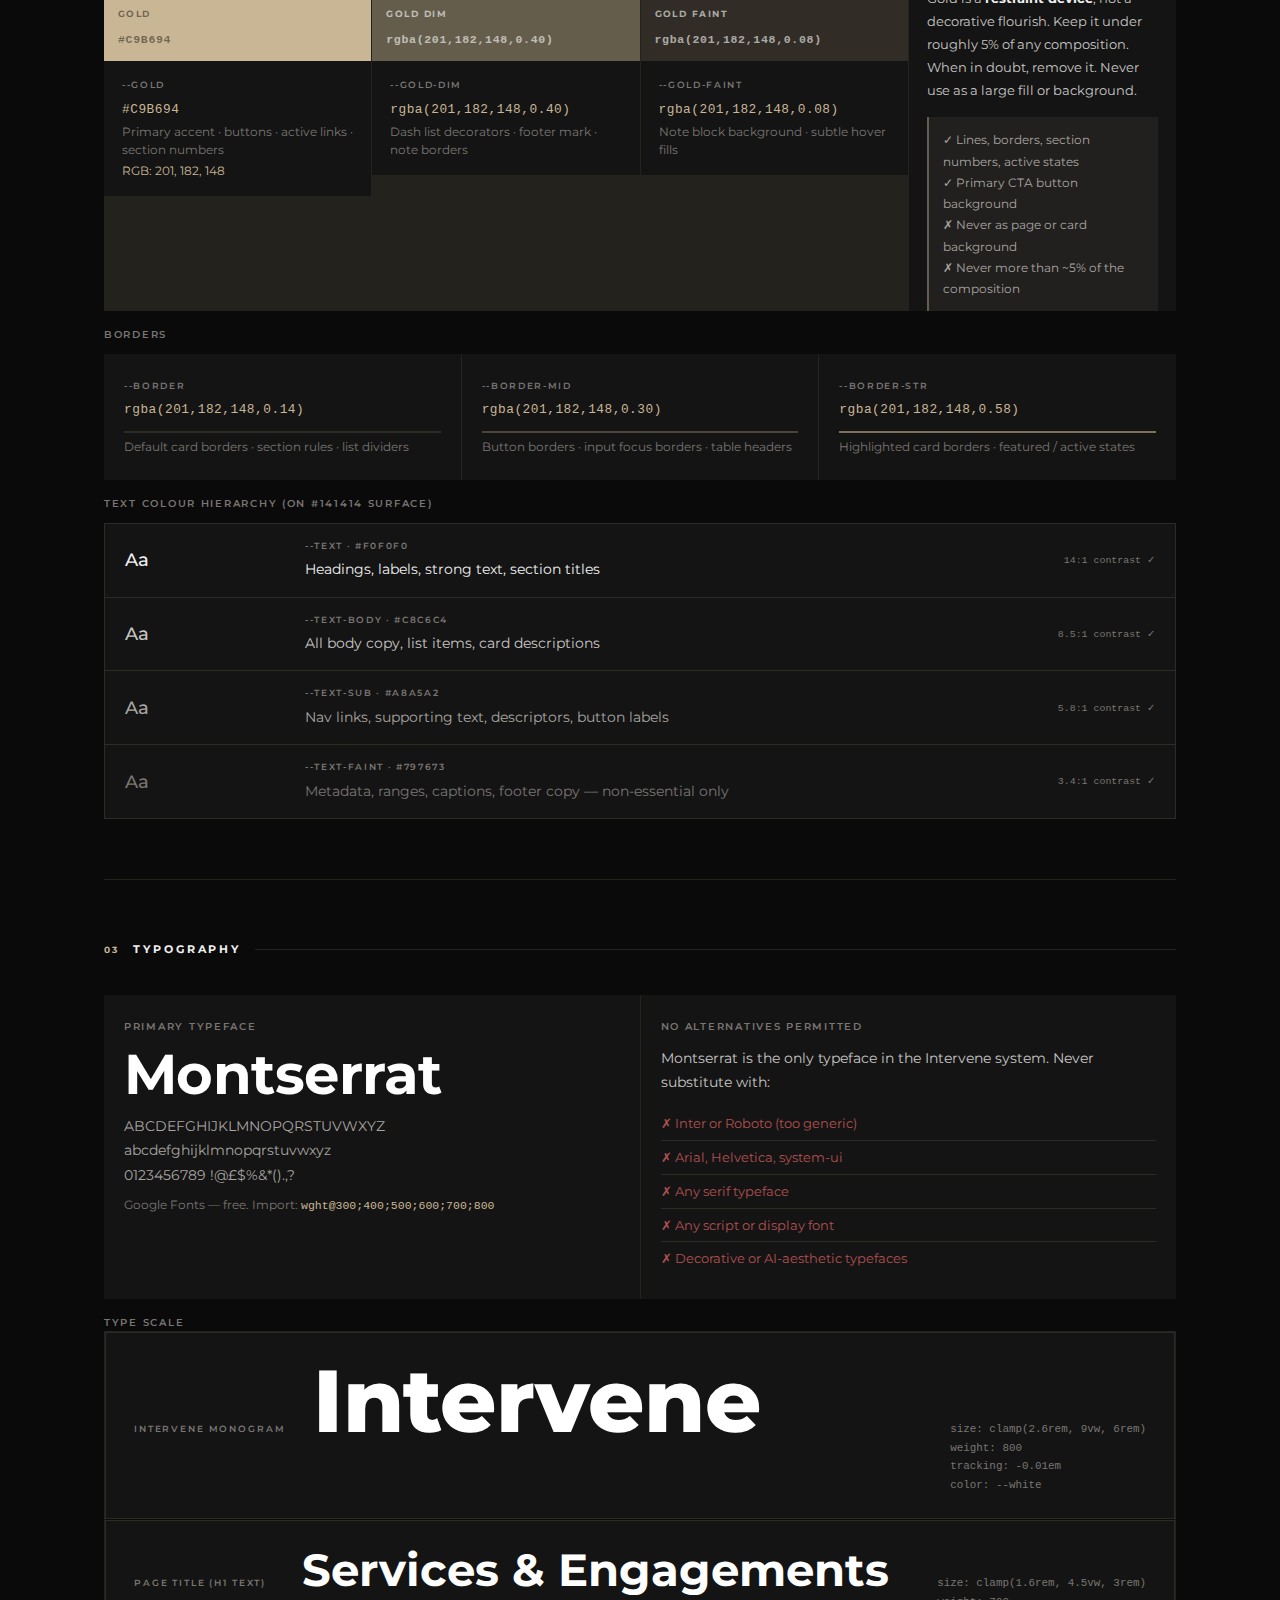
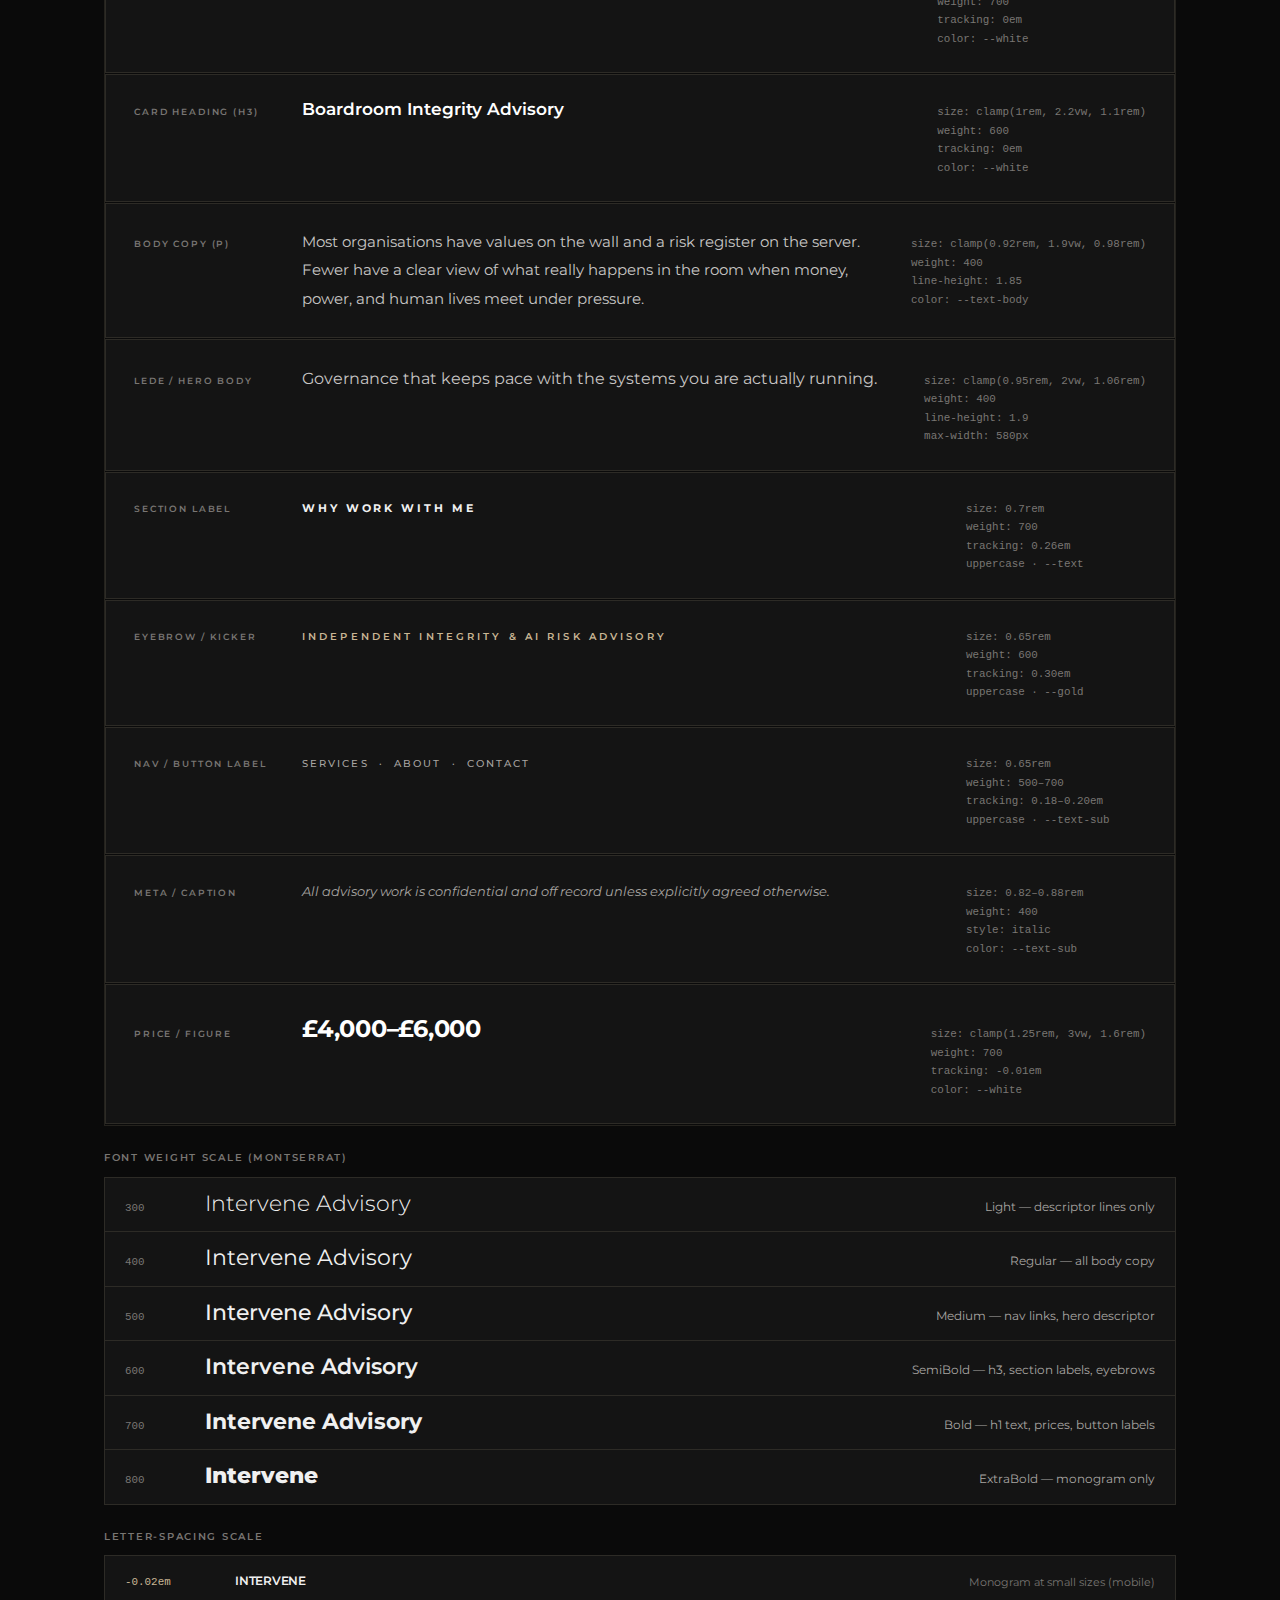
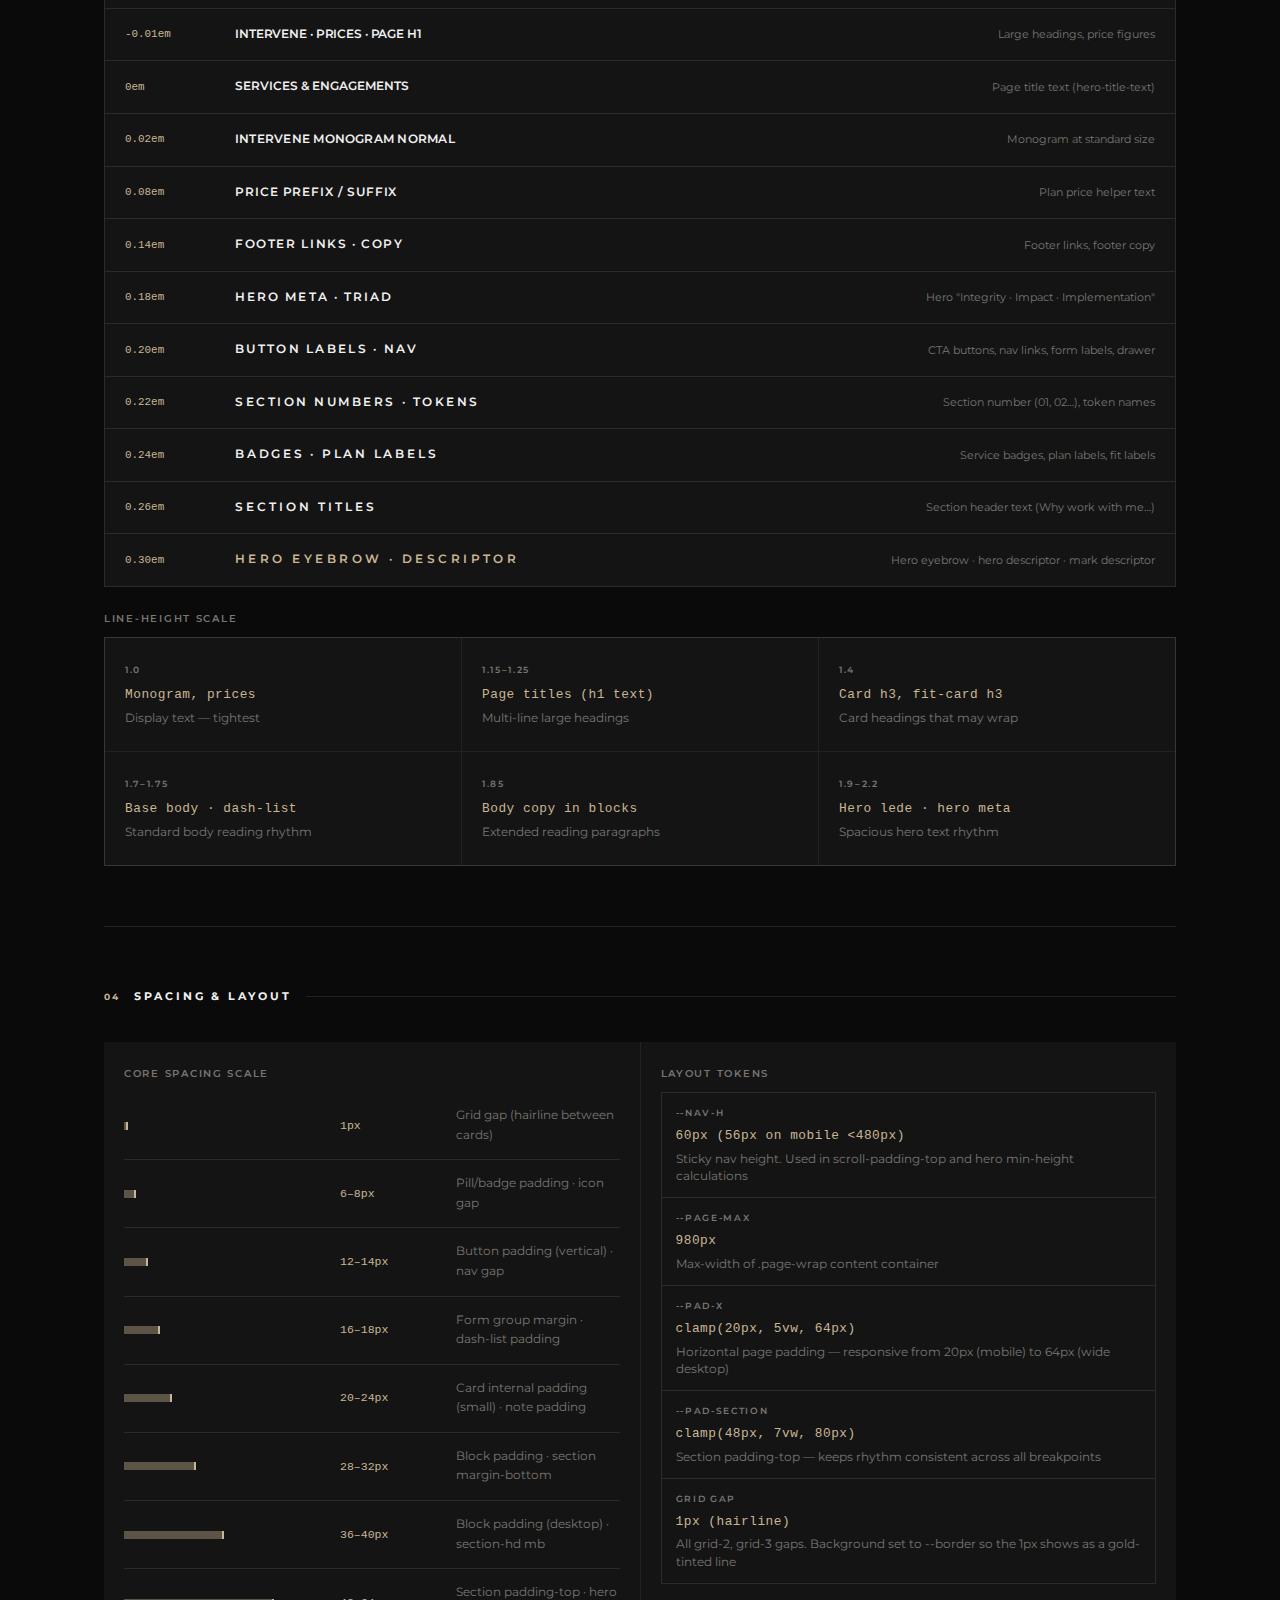
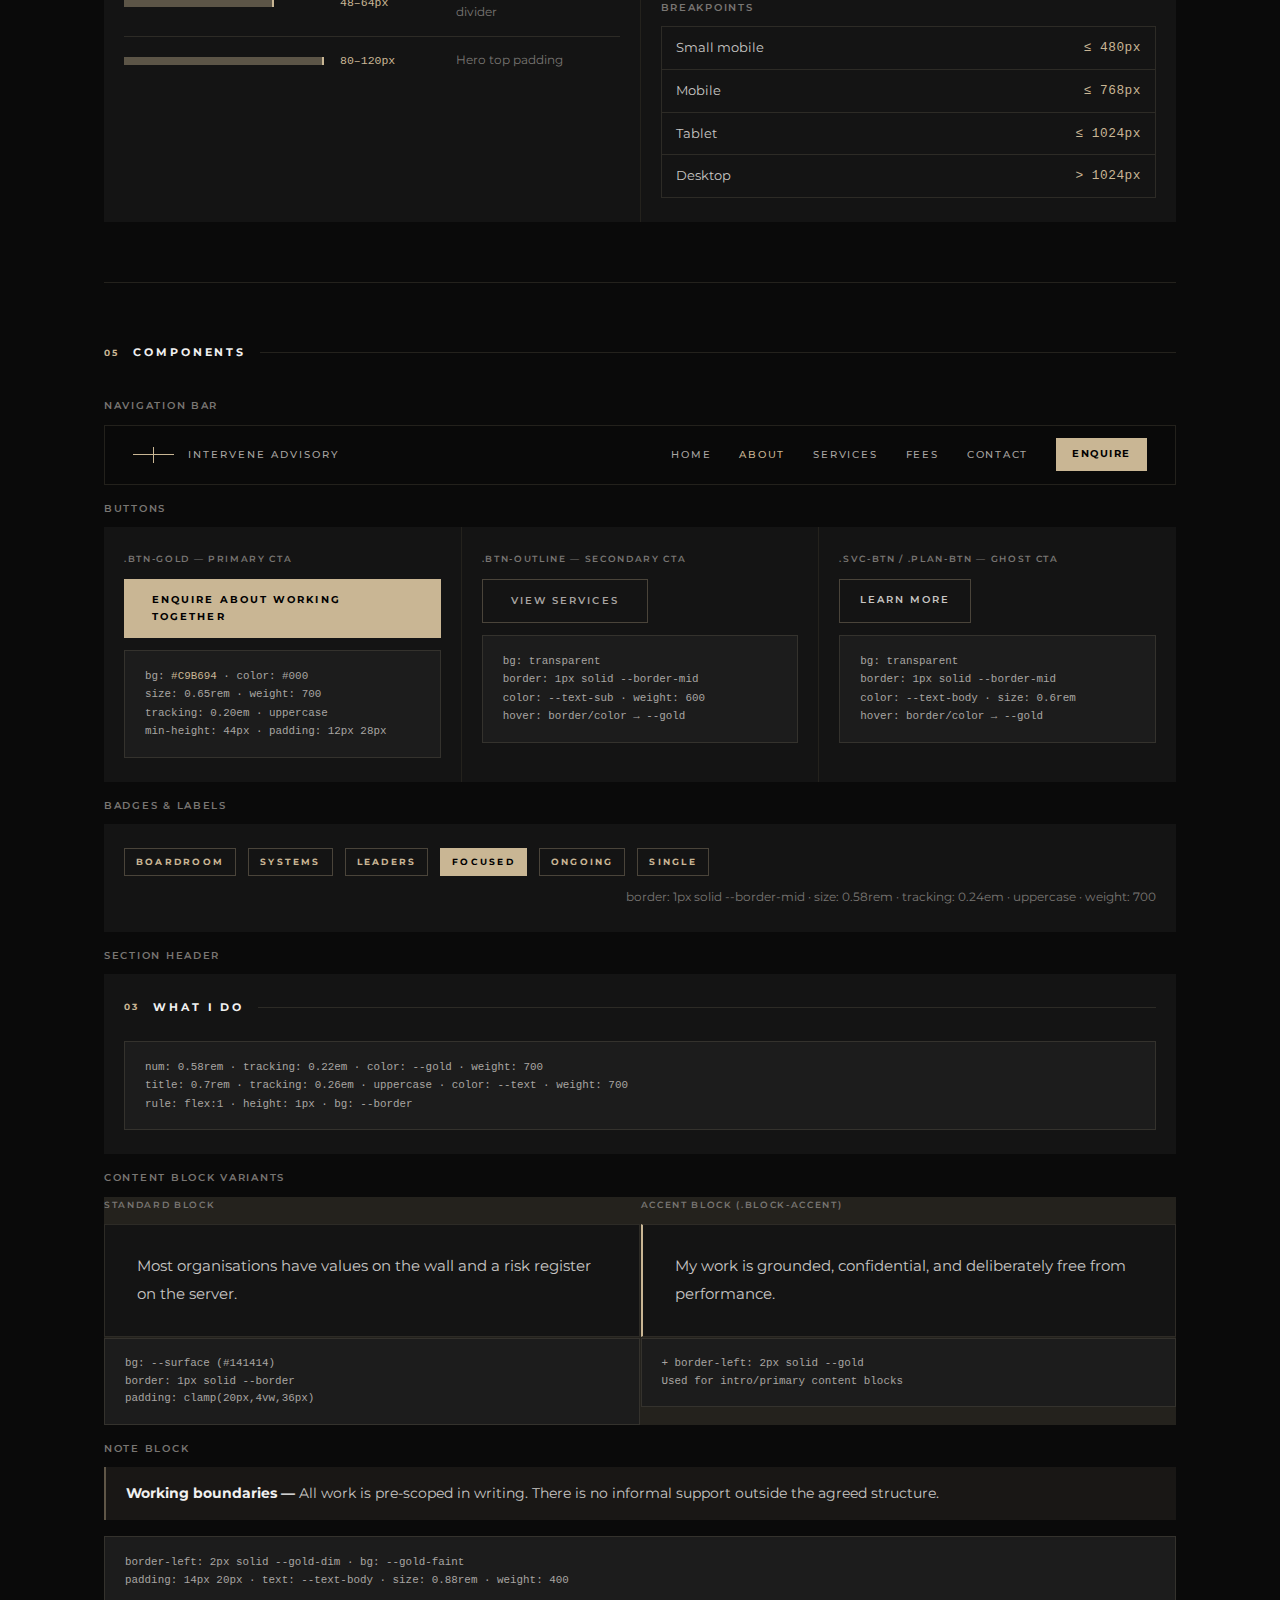
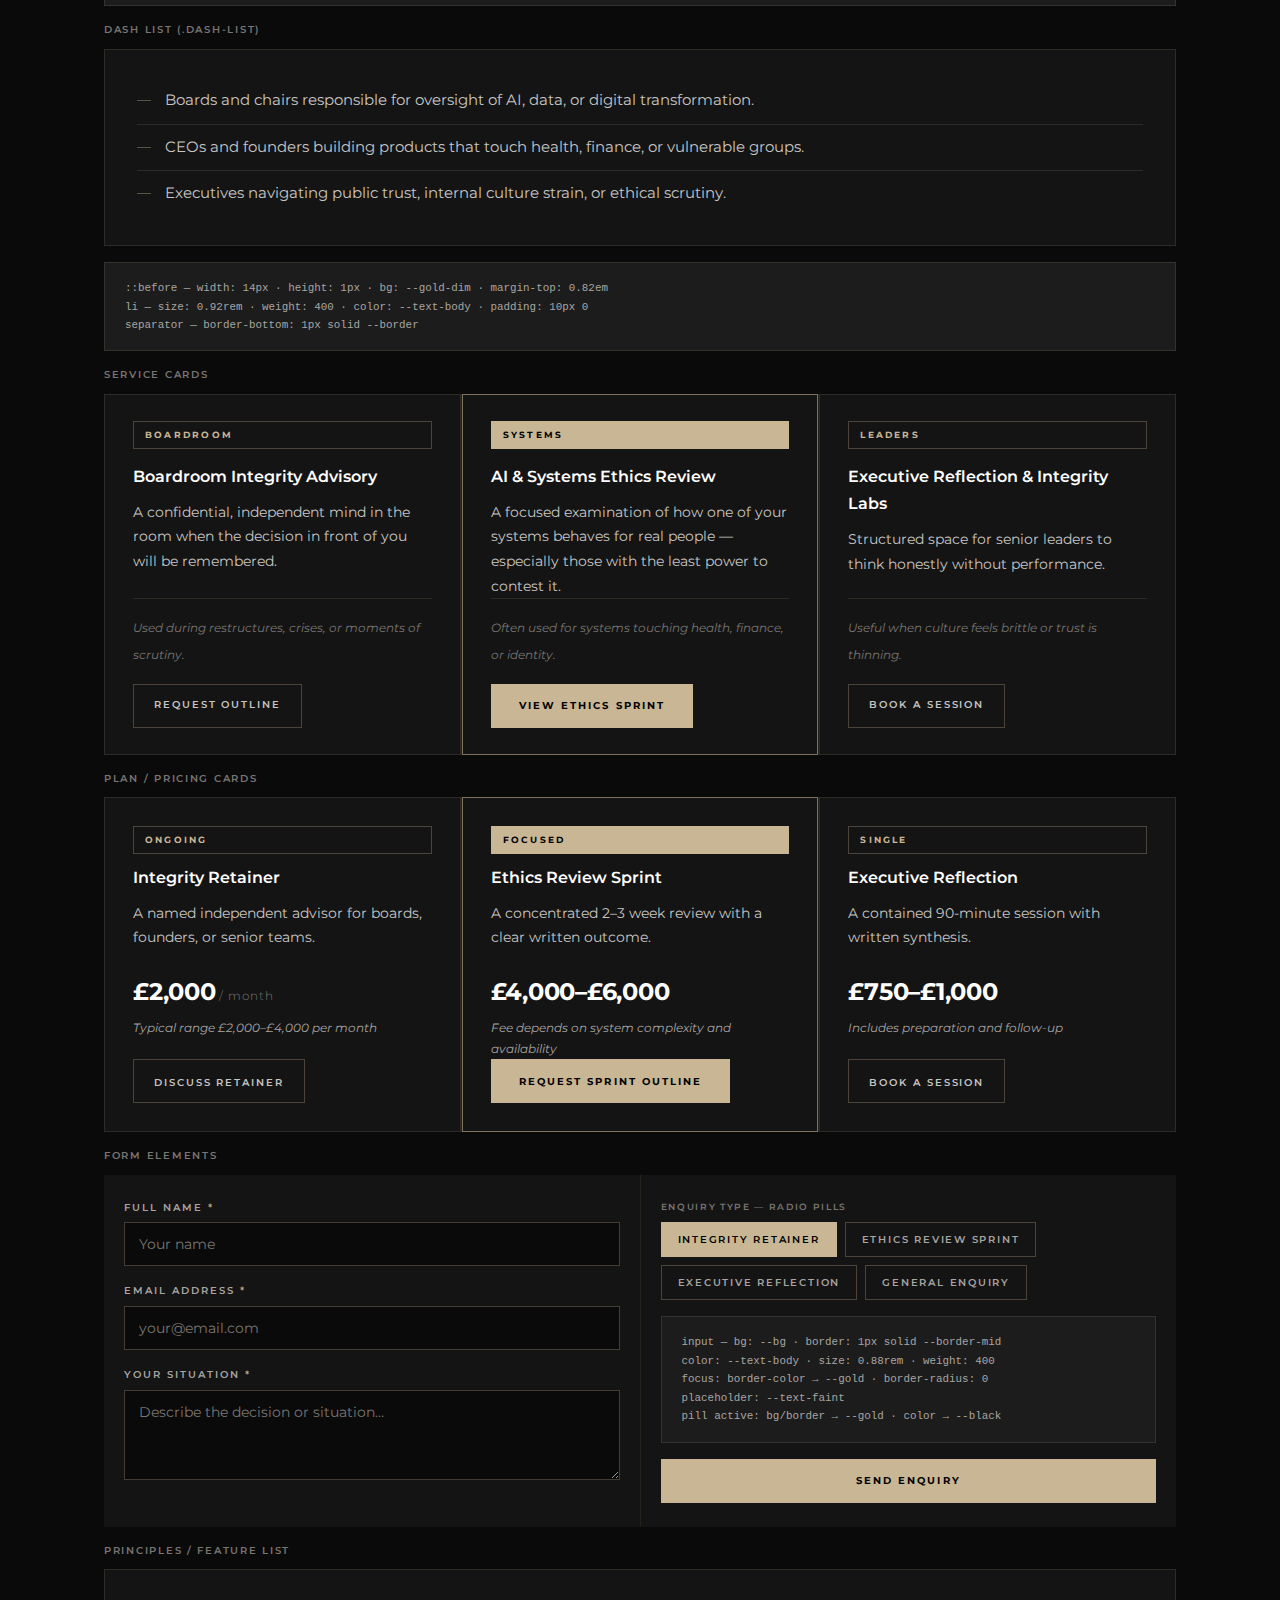
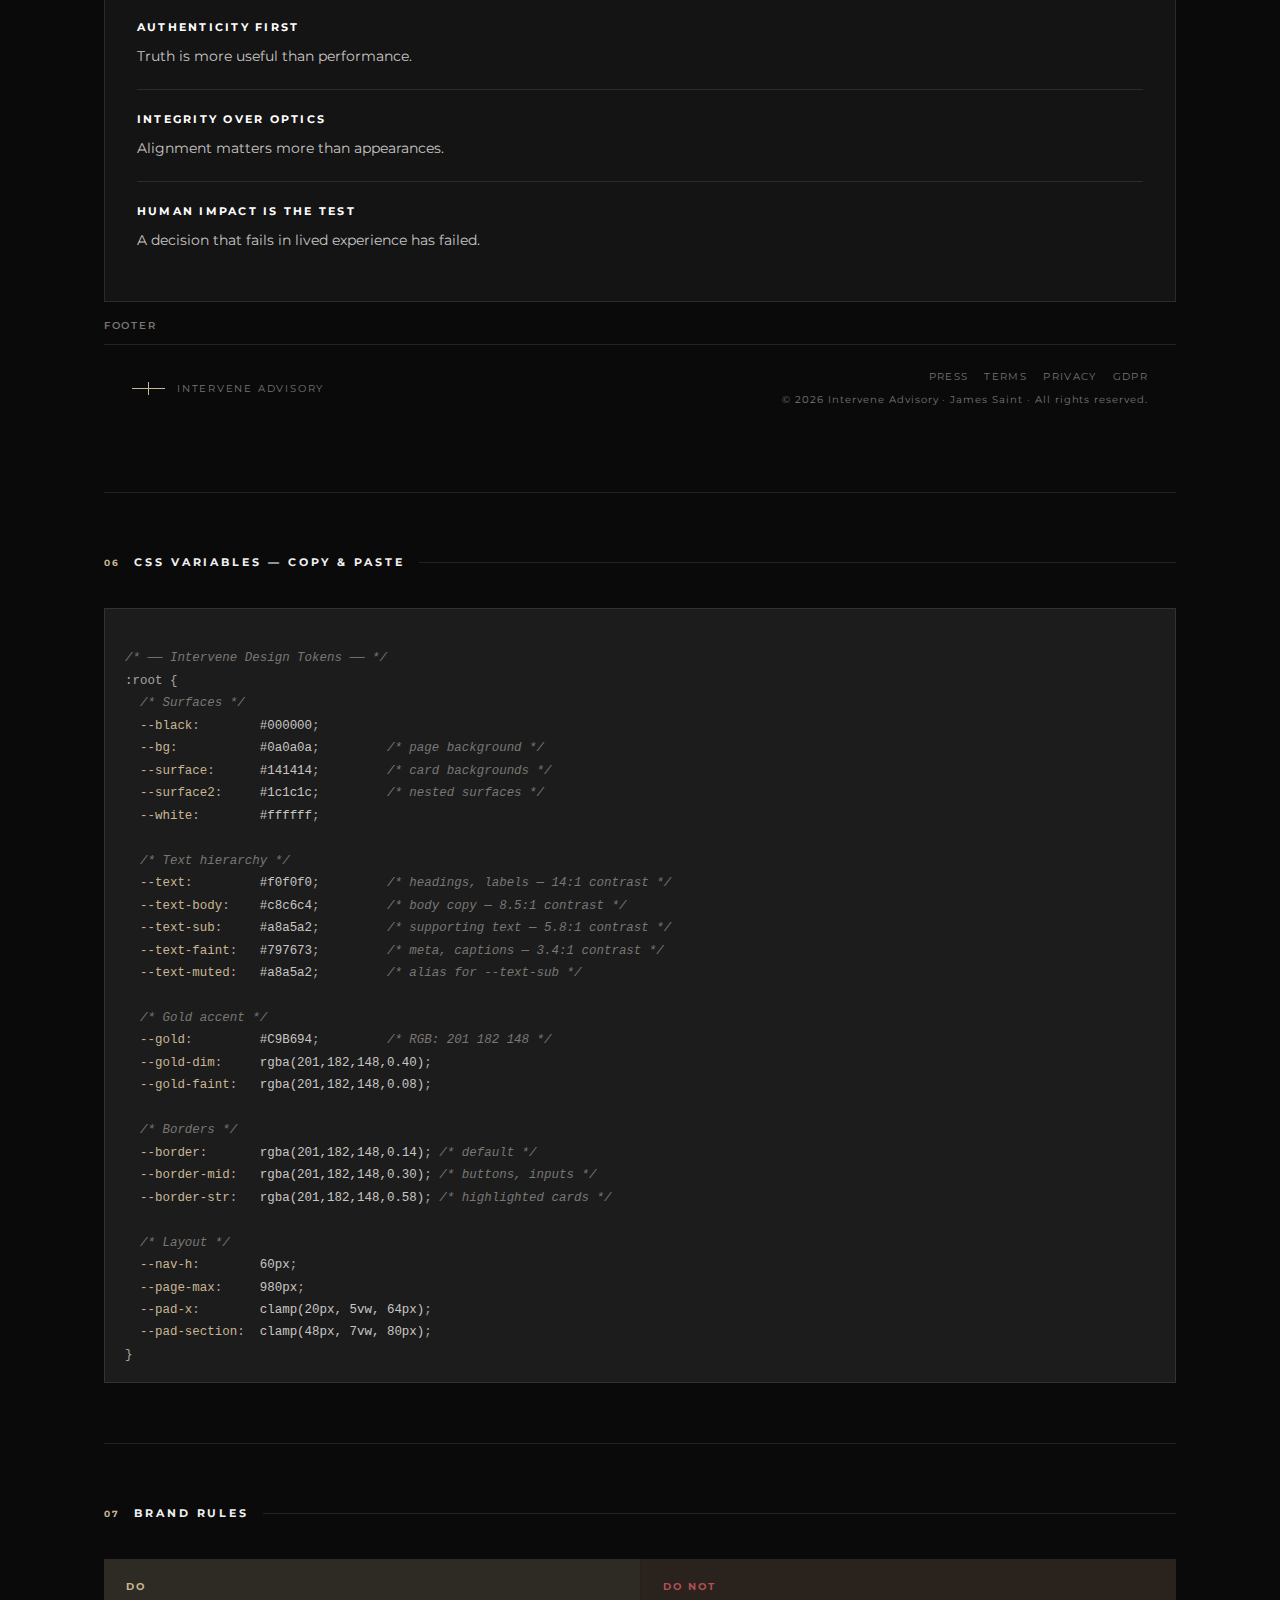
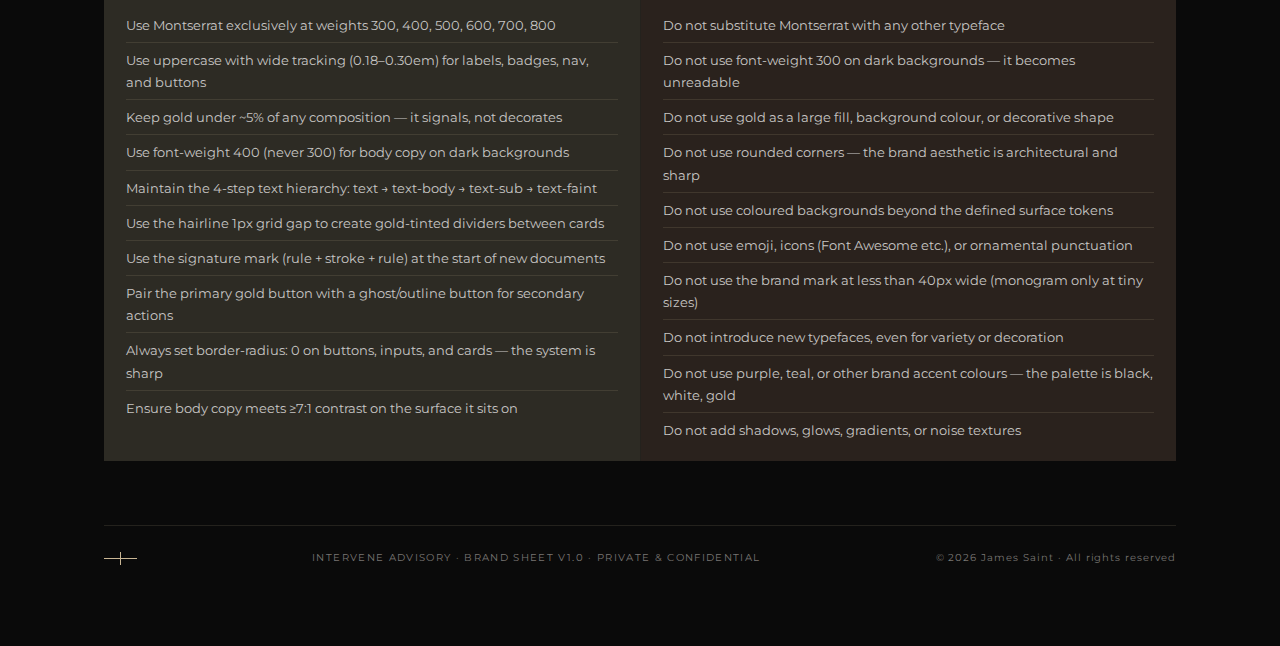
<file: brand-sheet.html>
<!doctype html>
<html lang="en-GB">
<head>
  <meta charset="utf-8">
  <meta name="viewport" content="width=device-width, initial-scale=1">
  <title>Intervene Brand Sheet · Intervene Advisory</title>
  <meta name="robots" content="noindex,nofollow">
  <link rel="preconnect" href="https://fonts.googleapis.com">
  <link rel="preconnect" href="https://fonts.gstatic.com" crossorigin>
  <link href="https://fonts.googleapis.com/css2?family=Montserrat:wght@300;400;500;600;700;800&display=swap" rel="stylesheet">
  <style>

    /* ════════════════════════════════════════════════════════
       BRAND TOKENS  —  single source of truth
       Copy these variables into any new project file
    ════════════════════════════════════════════════════════ */
    :root {
      /* ── Surfaces ── */
      --black:        #000000;
      --bg:           #0a0a0a;
      --surface:      #141414;
      --surface2:     #1c1c1c;
      --white:        #ffffff;

      /* ── Text hierarchy (contrast vs #141414 surface) ──
         #f0f0f0  →  14:1   Headings, labels
         #c8c6c4  →   8.5:1  Body copy
         #a8a5a2  →   5.8:1  Supporting / sub-text
         #797673  →   3.4:1  Meta, ranges, captions
      */
      --text:         #f0f0f0;
      --text-body:    #c8c6c4;
      --text-sub:     #a8a5a2;
      --text-faint:   #797673;

      /* ── Gold accent ── */
      --gold:         #C9B694;
      --gold-dim:     rgba(201,182,148,0.40);
      --gold-faint:   rgba(201,182,148,0.08);

      /* ── Borders ── */
      --border:       rgba(201,182,148,0.14);
      --border-mid:   rgba(201,182,148,0.30);
      --border-str:   rgba(201,182,148,0.58);

      /* ── Layout ── */
      --nav-h:        60px;
      --page-max:     980px;
      --pad-x:        clamp(20px, 5vw, 64px);
      --pad-section:  clamp(48px, 7vw, 80px);

      /* ── Brand sheet UI only ── */
      --bs-gap: 32px;
    }

    /* ════════════════════════════════════════════════════════
       BRAND SHEET BASE
    ════════════════════════════════════════════════════════ */
    *, *::before, *::after { box-sizing: border-box; margin: 0; padding: 0; }
    html { scroll-behavior: smooth; }

    body {
      font-family: 'Montserrat', sans-serif;
      background: var(--bg);
      color: var(--text-body);
      line-height: 1.7;
      -webkit-font-smoothing: antialiased;
    }

    /* Sheet wrapper */
    .bs-page {
      max-width: 1200px;
      margin: 0 auto;
      padding: 0 var(--pad-x) 80px;
    }

    /* ── Sheet header ── */
    .bs-header {
      border-bottom: 1px solid var(--border);
      padding: 48px 0 36px;
      margin-bottom: 0;
      display: flex;
      align-items: flex-end;
      justify-content: space-between;
      flex-wrap: wrap;
      gap: 16px;
    }
    .bs-header-brand { display: flex; align-items: center; gap: 20px; }
    .bs-mark { display: inline-flex; align-items: center; }
    .bs-mark-line { display: block; height: 1px; background: var(--gold); }
    .bs-mark-stroke { display: block; width: 1px; background: var(--gold); }
    .bs-header-title {
      font-size: 0.62rem;
      letter-spacing: 0.26em;
      text-transform: uppercase;
      color: var(--text-sub);
      font-weight: 600;
    }
    .bs-header-meta {
      font-size: 0.6rem;
      letter-spacing: 0.14em;
      color: var(--text-faint);
      font-weight: 400;
      text-align: right;
    }

    /* ── Section divider ── */
    .bs-section {
      padding-top: 60px;
      margin-top: 60px;
      border-top: 1px solid var(--border);
    }
    .bs-section:first-of-type { border-top: none; margin-top: 0; }
    .bs-section-label {
      display: flex;
      align-items: center;
      gap: 14px;
      margin-bottom: 36px;
    }
    .bs-section-num {
      font-size: 0.58rem;
      letter-spacing: 0.22em;
      color: var(--gold);
      font-weight: 700;
    }
    .bs-section-title {
      font-size: 0.7rem;
      letter-spacing: 0.26em;
      text-transform: uppercase;
      color: var(--text);
      font-weight: 700;
    }
    .bs-rule { flex: 1; height: 1px; background: var(--border); }

    /* ── Grid helpers ── */
    .bs-grid-2 { display: grid; grid-template-columns: repeat(2, 1fr); gap: 1px; background: var(--border); }
    .bs-grid-3 { display: grid; grid-template-columns: repeat(3, 1fr); gap: 1px; background: var(--border); }
    .bs-grid-4 { display: grid; grid-template-columns: repeat(4, 1fr); gap: 1px; background: var(--border); }
    .bs-grid-5 { display: grid; grid-template-columns: repeat(5, 1fr); gap: 1px; background: var(--border); }
    .bs-cell { background: var(--bg); padding: 24px 20px; }
    .bs-cell-sm { background: var(--bg); padding: 16px 18px; }

    /* ── Token label style ── */
    .token-name {
      font-size: 0.58rem;
      letter-spacing: 0.18em;
      text-transform: uppercase;
      color: var(--text-faint);
      font-weight: 600;
      display: block;
      margin-bottom: 6px;
    }
    .token-value {
      font-family: ui-monospace, 'Menlo', 'Consolas', monospace;
      font-size: 0.8rem;
      color: var(--gold);
      display: block;
      margin-bottom: 4px;
      letter-spacing: 0.04em;
    }
    .token-note {
      font-size: 0.72rem;
      color: var(--text-faint);
      display: block;
      line-height: 1.5;
    }
    .token-ratio {
      font-size: 0.62rem;
      color: var(--text-faint);
      font-family: ui-monospace, monospace;
      display: block;
      margin-top: 2px;
    }

    /* ════════════════════════════════════════════════════════
       SECTION 1 — BRAND MARK
    ════════════════════════════════════════════════════════ */
    .mark-demo {
      background: var(--surface);
      padding: 56px 40px;
      display: flex;
      flex-direction: column;
      align-items: center;
      justify-content: center;
      gap: 10px;
      border: 1px solid var(--border);
    }
    .mark-demo-dark { background: var(--black); }
    .mark-demo-light { background: var(--white); }
    .mark-monogram {
      font-size: clamp(48px, 10vw, 80px);
      font-weight: 800;
      letter-spacing: 0.02em;
      line-height: 1;
    }
    .mark-descriptor {
      font-size: 0.62rem;
      letter-spacing: 0.3em;
      text-transform: uppercase;
      font-weight: 300;
      margin-top: 6px;
    }
    .mark-rule-demo {
      display: flex;
      align-items: center;
      margin-bottom: 24px;
    }
    .mark-anatomy {
      background: var(--surface);
      border: 1px solid var(--border);
      padding: 28px;
      margin-top: 1px;
    }
    .anatomy-label {
      font-size: 0.58rem;
      letter-spacing: 0.2em;
      text-transform: uppercase;
      color: var(--gold);
      font-weight: 600;
      margin-bottom: 16px;
      display: block;
    }
    .anatomy-row {
      display: flex;
      align-items: center;
      gap: 20px;
      padding: 10px 0;
      border-bottom: 1px solid var(--border);
    }
    .anatomy-row:last-child { border-bottom: none; }
    .anatomy-spec { font-size: 0.8rem; color: var(--text-body); font-weight: 400; }
    .anatomy-dim {
      font-family: ui-monospace, monospace;
      font-size: 0.72rem;
      color: var(--text-faint);
      margin-left: auto;
    }

    /* ════════════════════════════════════════════════════════
       SECTION 2 — COLOUR PALETTE
    ════════════════════════════════════════════════════════ */
    .swatch-block {
      height: 80px;
      width: 100%;
      display: flex;
      align-items: flex-end;
      padding: 10px 14px;
      position: relative;
    }
    .swatch-block-tall { height: 120px; }
    .swatch-hex {
      font-family: ui-monospace, monospace;
      font-size: 0.72rem;
      font-weight: 600;
      letter-spacing: 0.06em;
    }
    .on-dark { color: rgba(255,255,255,0.6); }
    .on-light { color: rgba(0,0,0,0.45); }
    .on-mid { color: rgba(255,255,255,0.5); }
    .swatch-name {
      font-size: 0.58rem;
      letter-spacing: 0.16em;
      text-transform: uppercase;
      font-weight: 700;
      display: block;
      margin-bottom: 2px;
    }

    /* Text swatch rows */
    .text-swatch-row {
      display: flex;
      align-items: center;
      gap: 20px;
      padding: 14px 20px;
      background: var(--surface);
      border-bottom: 1px solid var(--border);
    }
    .text-swatch-row:last-child { border-bottom: none; }
    .text-swatch-sample {
      font-size: 1.1rem;
      font-weight: 500;
      width: 160px;
      flex-shrink: 0;
    }

    /* Gold gradient ramp */
    .gold-ramp {
      height: 48px;
      background: linear-gradient(to right, #000000, #C9B694, #ffffff);
      position: relative;
    }
    .gold-ramp-marker {
      position: absolute;
      top: 0; bottom: 0;
      width: 2px;
      background: rgba(255,255,255,0.4);
    }

    /* ════════════════════════════════════════════════════════
       SECTION 3 — TYPOGRAPHY
    ════════════════════════════════════════════════════════ */
    .type-specimen-row {
      background: var(--surface);
      border: 1px solid var(--border);
      padding: 24px 28px;
      margin-bottom: 1px;
      display: flex;
      align-items: baseline;
      gap: 28px;
      flex-wrap: wrap;
    }
    .type-specimen-label {
      font-size: 0.58rem;
      letter-spacing: 0.2em;
      text-transform: uppercase;
      color: var(--text-faint);
      font-weight: 600;
      min-width: 140px;
      flex-shrink: 0;
      padding-top: 4px;
    }
    .type-specimen-text { flex: 1; min-width: 200px; }
    .type-specimen-spec {
      font-family: ui-monospace, monospace;
      font-size: 0.68rem;
      color: var(--text-faint);
      line-height: 1.7;
      min-width: 180px;
      flex-shrink: 0;
    }

    /* Weight scale */
    .weight-row {
      display: flex;
      align-items: baseline;
      gap: 20px;
      padding: 14px 20px;
      background: var(--surface);
      border-bottom: 1px solid var(--border);
    }
    .weight-row:last-child { border-bottom: none; }
    .weight-label {
      font-family: ui-monospace, monospace;
      font-size: 0.68rem;
      color: var(--text-faint);
      min-width: 60px;
    }
    .weight-sample { font-size: 1.4rem; color: var(--text); line-height: 1; }
    .weight-name { font-size: 0.72rem; color: var(--text-sub); margin-left: auto; }

    /* Tracking scale */
    .tracking-row {
      background: var(--surface);
      border-bottom: 1px solid var(--border);
      padding: 16px 20px;
      display: flex;
      align-items: center;
      gap: 20px;
      flex-wrap: wrap;
    }
    .tracking-row:last-child { border-bottom: none; }
    .tracking-spec {
      font-family: ui-monospace, monospace;
      font-size: 0.68rem;
      color: var(--gold);
      min-width: 90px;
    }
    .tracking-sample {
      font-size: 0.72rem;
      text-transform: uppercase;
      font-weight: 600;
      color: var(--text);
      flex: 1;
    }
    .tracking-use {
      font-size: 0.68rem;
      color: var(--text-faint);
      min-width: 180px;
      text-align: right;
    }

    /* ════════════════════════════════════════════════════════
       SECTION 4 — SPACING & LAYOUT
    ════════════════════════════════════════════════════════ */
    .space-row {
      display: flex;
      align-items: center;
      gap: 16px;
      padding: 14px 0;
      border-bottom: 1px solid var(--border);
    }
    .space-row:last-child { border-bottom: none; }
    .space-bar-wrap { width: 200px; flex-shrink: 0; }
    .space-bar {
      height: 8px;
      background: var(--gold-dim);
      border-right: 2px solid var(--gold);
    }
    .space-value {
      font-family: ui-monospace, monospace;
      font-size: 0.72rem;
      color: var(--gold);
      min-width: 100px;
    }
    .space-use { font-size: 0.72rem; color: var(--text-faint); }

    /* ════════════════════════════════════════════════════════
       SECTION 5 — COMPONENTS
    ════════════════════════════════════════════════════════ */

    /* Buttons */
    .btn-gold {
      display: inline-flex; align-items: center; justify-content: center;
      padding: 12px 28px; background: var(--gold); color: var(--black);
      font-size: 0.65rem; letter-spacing: 0.2em; text-transform: uppercase;
      font-weight: 700; text-decoration: none; border: none; cursor: pointer;
      min-height: 44px; font-family: 'Montserrat', sans-serif;
    }
    .btn-outline {
      display: inline-flex; align-items: center; justify-content: center;
      padding: 12px 28px; background: transparent; color: var(--text-sub);
      border: 1px solid var(--border-mid);
      font-size: 0.65rem; letter-spacing: 0.2em; text-transform: uppercase;
      font-weight: 600; text-decoration: none; cursor: pointer;
      min-height: 44px; font-family: 'Montserrat', sans-serif;
    }
    .btn-ghost {
      display: inline-flex; align-items: center; justify-content: center;
      padding: 11px 20px; background: transparent;
      border: 1px solid var(--border-mid);
      font-size: 0.6rem; letter-spacing: 0.2em; text-transform: uppercase;
      color: var(--text-body); font-weight: 600; text-decoration: none; cursor: pointer;
      min-height: 44px; font-family: 'Montserrat', sans-serif;
    }

    /* Badge / pill */
    .badge {
      display: inline-block; font-size: 0.58rem; letter-spacing: 0.24em;
      text-transform: uppercase; color: var(--gold); font-weight: 700;
      border: 1px solid var(--border-mid); padding: 5px 11px;
    }
    .badge-filled {
      display: inline-block; font-size: 0.58rem; letter-spacing: 0.24em;
      text-transform: uppercase; color: var(--black); font-weight: 700;
      background: var(--gold); border: 1px solid var(--gold); padding: 5px 11px;
    }

    /* Block / card */
    .bs-block {
      background: var(--surface); border: 1px solid var(--border);
      padding: 28px 32px; margin-bottom: 1px;
    }
    .bs-block-accent { border-left: 2px solid var(--gold); }
    .bs-block p { color: var(--text-body); font-weight: 400; font-size: 0.93rem; line-height: 1.85; margin-bottom: 0.9rem; }
    .bs-block p:last-child { margin-bottom: 0; }

    /* Note */
    .bs-note {
      border-left: 2px solid var(--gold-dim); padding: 14px 20px;
      background: var(--gold-faint);
    }
    .bs-note p { font-size: 0.88rem; color: var(--text-body); font-weight: 400; line-height: 1.75; margin: 0; }

    /* Dash list */
    .bs-dash { list-style: none; padding: 0; margin: 0; }
    .bs-dash li {
      display: flex; gap: 14px; align-items: flex-start;
      padding: 10px 0; border-bottom: 1px solid var(--border);
      font-size: 0.92rem; color: var(--text-body); font-weight: 400; line-height: 1.75;
    }
    .bs-dash li:last-child { border-bottom: none; }
    .bs-dash li::before {
      content: ''; display: block; width: 14px; min-width: 14px; height: 1px;
      background: var(--gold-dim); margin-top: 0.82em; flex-shrink: 0;
    }

    /* Section header */
    .bs-section-hd {
      display: flex; align-items: center; gap: 14px; margin-bottom: 24px;
    }
    .bs-section-hd .sn {
      font-size: 0.58rem; letter-spacing: 0.22em; color: var(--gold); font-weight: 700;
    }
    .bs-section-hd .st {
      font-size: 0.7rem; letter-spacing: 0.26em; text-transform: uppercase;
      color: var(--text); font-weight: 700;
    }
    .bs-section-hd .sr { flex: 1; height: 1px; background: var(--border); }

    /* Service card */
    .bs-svc-card {
      background: var(--surface); border: 1px solid var(--border);
      padding: 26px 28px; display: flex; flex-direction: column;
    }
    .bs-svc-card.hl { border-color: var(--border-str); }
    .bs-svc-card h4 { font-size: 1rem; font-weight: 600; color: var(--white); margin-bottom: 10px; }
    .bs-svc-card p { font-size: 0.88rem; color: var(--text-body); font-weight: 400; line-height: 1.75; margin: 0; }

    /* Plan card */
    .bs-plan-card {
      background: var(--surface); border: 1px solid var(--border);
      padding: 28px; display: flex; flex-direction: column;
    }
    .bs-plan-card.hl { border-color: var(--border-str); }
    .bs-plan-card h4 { color: var(--white); font-size: 1rem; font-weight: 600; margin-bottom: 10px; }
    .bs-plan-price { font-size: 1.5rem; font-weight: 700; color: var(--white); letter-spacing: -0.01em; margin: 8px 0 4px; }
    .bs-plan-range { font-size: 0.78rem; color: var(--text-sub); font-style: italic; font-weight: 400; margin-bottom: 0; }

    /* Nav bar demo */
    .bs-nav-demo {
      background: rgba(10,10,10,0.95);
      border: 1px solid var(--border);
      height: 60px;
      display: flex;
      align-items: center;
      justify-content: space-between;
      padding: 0 28px;
    }
    .bs-nav-brand { display: flex; align-items: center; gap: 14px; }
    .bs-nav-links { display: flex; gap: 28px; align-items: center; }
    .bs-nav-link { font-size: 0.62rem; letter-spacing: 0.18em; text-transform: uppercase; color: var(--text-sub); font-weight: 500; }
    .bs-nav-link.active { color: var(--gold); }
    .bs-nav-cta {
      font-size: 0.6rem; letter-spacing: 0.16em; text-transform: uppercase;
      color: var(--black); background: var(--gold); padding: 8px 16px; font-weight: 700;
    }

    /* Enquiry pill */
    .bs-pill-group { display: flex; flex-wrap: wrap; gap: 8px; }
    .bs-pill {
      display: inline-block; padding: 8px 16px; border: 1px solid var(--border-mid);
      font-size: 0.62rem; letter-spacing: 0.18em; text-transform: uppercase;
      color: var(--text-sub); font-weight: 600;
    }
    .bs-pill.active { border-color: var(--gold); color: var(--black); background: var(--gold); }

    /* Form elements */
    .bs-input, .bs-select, .bs-textarea {
      background: var(--bg); border: 1px solid var(--border-mid);
      color: var(--text-body); font-family: 'Montserrat', sans-serif;
      font-size: 0.88rem; font-weight: 400; padding: 12px 14px;
      outline: none; width: 100%; border-radius: 0; appearance: none;
    }
    .bs-input::placeholder, .bs-textarea::placeholder { color: var(--text-faint); }
    .bs-form-label {
      font-size: 0.62rem; letter-spacing: 0.2em; text-transform: uppercase;
      color: var(--text-sub); font-weight: 600; display: block; margin-bottom: 7px;
    }
    .bs-textarea { min-height: 90px; resize: vertical; }

    /* Footer demo */
    .bs-footer-demo {
      border-top: 1px solid var(--border);
      padding: 24px 28px;
      display: flex;
      justify-content: space-between;
      align-items: center;
      flex-wrap: wrap;
      gap: 16px;
      background: var(--bg);
    }
    .bs-footer-brand { display: flex; align-items: center; gap: 12px; }
    .bs-footer-links { display: flex; gap: 16px; }
    .bs-footer-link { font-size: 0.6rem; letter-spacing: 0.14em; text-transform: uppercase; color: var(--text-faint); }
    .bs-footer-copy { font-size: 0.6rem; letter-spacing: 0.1em; color: var(--text-faint); }

    /* ── Print note ── */
    .bs-do-dont-grid { display: grid; grid-template-columns: 1fr 1fr; gap: 1px; background: var(--border); }
    .bs-do { background: rgba(201,182,148,0.06); padding: 20px 22px; }
    .bs-dont { background: rgba(160,40,40,0.06); padding: 20px 22px; }
    .bs-do-title { font-size: 0.6rem; letter-spacing: 0.22em; text-transform: uppercase; font-weight: 700; color: var(--gold); margin-bottom: 12px; }
    .bs-dont-title { font-size: 0.6rem; letter-spacing: 0.22em; text-transform: uppercase; font-weight: 700; color: #b05050; margin-bottom: 12px; }
    .bs-rule-item { font-size: 0.84rem; color: var(--text-body); font-weight: 400; line-height: 1.65; padding: 6px 0; border-bottom: 1px solid var(--border); }
    .bs-rule-item:last-child { border-bottom: none; padding-bottom: 0; }

    /* ── Monospace code block ── */
    .bs-code {
      background: var(--surface2); border: 1px solid var(--border);
      padding: 16px 20px; font-family: ui-monospace, 'Menlo', monospace;
      font-size: 0.78rem; color: var(--text-sub); line-height: 1.8;
      overflow-x: auto; white-space: pre;
    }
    .bs-code .k { color: var(--gold); }
    .bs-code .v { color: var(--text-body); }
    .bs-code .c { color: var(--text-faint); font-style: italic; }

    /* ── Utility ── */
    .mt1 { margin-top: 1px; }
    .mt8 { margin-top: 8px; }
    .mt16 { margin-top: 16px; }
    .mt24 { margin-top: 24px; }
    .mb16 { margin-bottom: 16px; }
    .col-label { font-size: 0.6rem; letter-spacing: 0.18em; text-transform: uppercase; color: var(--text-faint); font-weight: 600; display: block; margin-bottom: 10px; }

    @media (max-width: 768px) {
      .bs-grid-4 { grid-template-columns: repeat(2, 1fr); }
      .bs-grid-5 { grid-template-columns: repeat(2, 1fr); }
      .bs-grid-3 { grid-template-columns: repeat(2, 1fr); }
      .bs-do-dont-grid { grid-template-columns: 1fr; }
      .type-specimen-row { flex-direction: column; gap: 12px; }
      .tracking-use { text-align: left; }
    }
    @media (max-width: 480px) {
      .bs-grid-2 { grid-template-columns: 1fr; }
      .bs-grid-3 { grid-template-columns: 1fr; }
      .bs-grid-4 { grid-template-columns: 1fr; }
      .bs-nav-links { display: none; }
    }
  </style>
</head>
<body>
<div class="bs-page">

  <!-- ══════════════════════════════════════════
       HEADER
  ══════════════════════════════════════════ -->
  <header class="bs-header">
    <div class="bs-header-brand">
      <span class="bs-mark">
        <span class="bs-mark-line" style="width:32px"></span>
        <span class="bs-mark-stroke" style="height:24px"></span>
        <span class="bs-mark-line" style="width:32px"></span>
      </span>
      <span class="bs-header-title">Intervene Advisory — Brand Sheet</span>
    </div>
    <div class="bs-header-meta">
      Version 1.0 &nbsp;·&nbsp; Montserrat &nbsp;·&nbsp; Dark theme<br>
      For internal use. Not for external distribution.
    </div>
  </header>


  <!-- ══════════════════════════════════════════
       01 · BRAND MARK
  ══════════════════════════════════════════ -->
  <section class="bs-section">
    <div class="bs-section-label">
      <span class="bs-section-num">01</span>
      <span class="bs-section-title">Brand Mark</span>
      <div class="bs-rule"></div>
    </div>

    <!-- Primary mark — three sizes -->
    <div class="bs-grid-3 mb16">
      <!-- Dark bg -->
      <div class="mark-demo mark-demo-dark">
        <div class="mark-rule-demo">
          <span class="bs-mark">
            <span class="bs-mark-line" style="width:70px;background:#fff"></span>
            <span class="bs-mark-stroke" style="height:32px;background:#fff"></span>
            <span class="bs-mark-line" style="width:70px;background:#fff"></span>
          </span>
        </div>
        <div class="mark-monogram" style="color:#fff">Intervene</div>
        <div class="mark-descriptor" style="color:rgba(255,255,255,0.45)">Intervene Advisory</div>
        <span class="token-name mt16" style="color:rgba(255,255,255,0.25)">Primary — on black</span>
      </div>
      <!-- Surface bg -->
      <div class="mark-demo" style="background:var(--surface)">
        <div class="mark-rule-demo">
          <span class="bs-mark">
            <span class="bs-mark-line" style="width:55px;background:#fff"></span>
            <span class="bs-mark-stroke" style="height:26px;background:#fff"></span>
            <span class="bs-mark-line" style="width:55px;background:#fff"></span>
          </span>
        </div>
        <div class="mark-monogram" style="color:#fff;font-size:56px">Intervene</div>
        <div class="mark-descriptor" style="color:var(--text-sub)">Intervene Advisory</div>
        <span class="token-name mt16">On surface (#141414)</span>
      </div>
      <!-- White bg -->
      <div class="mark-demo mark-demo-light">
        <div class="mark-rule-demo">
          <span class="bs-mark">
            <span class="bs-mark-line" style="width:55px;background:#000"></span>
            <span class="bs-mark-stroke" style="height:26px;background:#000"></span>
            <span class="bs-mark-line" style="width:55px;background:#000"></span>
          </span>
        </div>
        <div class="mark-monogram" style="color:#000;font-size:56px">Intervene</div>
        <div class="mark-descriptor" style="color:rgba(0,0,0,0.45)">Intervene Advisory</div>
        <span class="token-name mt16" style="color:rgba(0,0,0,0.3)">Reverse — on white</span>
      </div>
    </div>

    <!-- Mark anatomy -->
    <div class="mark-anatomy">
      <span class="anatomy-label">Signature mark — anatomy</span>
      <div class="anatomy-row">
        <span class="anatomy-spec">Horizontal rule (each side)</span>
        <span class="anatomy-dim">width: 80–120px desktop · 48–70px mobile · height: 1px · color: #ffffff or #000000</span>
      </div>
      <div class="anatomy-row">
        <span class="anatomy-spec">Vertical stroke (centre bisector)</span>
        <span class="anatomy-dim">width: 1px · height: 32–44px desktop · 24–30px mobile</span>
      </div>
      <div class="anatomy-row">
        <span class="anatomy-spec">Wordmark "Intervene"</span>
        <span class="anatomy-dim">Montserrat 800 · clamp(48px, 9vw, 80px) · letter-spacing: 0.02em</span>
      </div>
      <div class="anatomy-row">
        <span class="anatomy-spec">Descriptor "Intervene Advisory"</span>
        <span class="anatomy-dim">Montserrat 300 · 0.62rem · letter-spacing: 0.30em · uppercase</span>
      </div>
      <div class="anatomy-row">
        <span class="anatomy-spec">Nav mark (compact)</span>
        <span class="anatomy-dim">Line: 20px each · Stroke: 16px · color: var(--gold) #C9B694</span>
      </div>
      <div class="anatomy-row">
        <span class="anatomy-spec">Footer mark (minimal)</span>
        <span class="anatomy-dim">Line: 16px each · Stroke: 13px · color: var(--gold-dim) rgba(201,182,148,0.40)</span>
      </div>
    </div>

    <!-- Gold mark variant -->
    <div class="bs-grid-2 mt1">
      <div class="bs-cell" style="background:var(--surface)">
        <span class="col-label">Gold mark — nav usage</span>
        <span class="bs-mark" style="color:var(--gold)">
          <span class="bs-mark-line" style="width:20px"></span>
          <span class="bs-mark-stroke" style="height:16px"></span>
          <span class="bs-mark-line" style="width:20px"></span>
        </span>
        &nbsp;&nbsp;
        <span style="font-size:0.62rem;letter-spacing:0.2em;text-transform:uppercase;color:var(--text-sub);font-weight:500">Intervene Advisory</span>
        <div class="token-note mt8">Used in sticky nav. Mark in --gold, text in --text-sub</div>
      </div>
      <div class="bs-cell" style="background:var(--surface)">
        <span class="col-label">Minimal mark — footer usage</span>
        <span class="bs-mark" style="color:var(--gold-dim)">
          <span class="bs-mark-line" style="width:16px"></span>
          <span class="bs-mark-stroke" style="height:13px"></span>
          <span class="bs-mark-line" style="width:16px"></span>
        </span>
        <div class="token-note mt8">Used in footer. Mark in --gold-dim (40% opacity gold)</div>
      </div>
    </div>
  </section>


  <!-- ══════════════════════════════════════════
       02 · COLOUR PALETTE
  ══════════════════════════════════════════ -->
  <section class="bs-section">
    <div class="bs-section-label">
      <span class="bs-section-num">02</span>
      <span class="bs-section-title">Colour Palette</span>
      <div class="bs-rule"></div>
    </div>

    <!-- Surface swatches -->
    <span class="col-label">Surfaces</span>
    <div class="bs-grid-5 mb16">
      <div>
        <div class="swatch-block swatch-block-tall" style="background:#000000">
          <div><span class="swatch-name on-dark">Black</span><span class="swatch-hex on-dark">#000000</span></div>
        </div>
        <div class="bs-cell-sm" style="background:var(--surface)">
          <span class="token-name">--black</span>
          <span class="token-value">#000000</span>
          <span class="token-note">Hero backgrounds · keynote covers · premium layouts</span>
        </div>
      </div>
      <div>
        <div class="swatch-block swatch-block-tall" style="background:#0a0a0a">
          <div><span class="swatch-name on-dark">Page BG</span><span class="swatch-hex on-dark">#0a0a0a</span></div>
        </div>
        <div class="bs-cell-sm" style="background:var(--surface)">
          <span class="token-name">--bg</span>
          <span class="token-value">#0a0a0a</span>
          <span class="token-note">Page background · between cards</span>
        </div>
      </div>
      <div>
        <div class="swatch-block swatch-block-tall" style="background:#141414">
          <div><span class="swatch-name on-dark">Surface</span><span class="swatch-hex on-dark">#141414</span></div>
        </div>
        <div class="bs-cell-sm" style="background:var(--surface)">
          <span class="token-name">--surface</span>
          <span class="token-value">#141414</span>
          <span class="token-note">Card backgrounds · content blocks</span>
        </div>
      </div>
      <div>
        <div class="swatch-block swatch-block-tall" style="background:#1c1c1c">
          <div><span class="swatch-name on-dark">Surface 2</span><span class="swatch-hex on-dark">#1c1c1c</span></div>
        </div>
        <div class="bs-cell-sm" style="background:var(--surface)">
          <span class="token-name">--surface2</span>
          <span class="token-value">#1c1c1c</span>
          <span class="token-note">Nested surfaces · code blocks</span>
        </div>
      </div>
      <div>
        <div class="swatch-block swatch-block-tall" style="background:#ffffff;border:1px solid rgba(201,182,148,0.14)">
          <div><span class="swatch-name on-light">White</span><span class="swatch-hex on-light">#ffffff</span></div>
        </div>
        <div class="bs-cell-sm" style="background:var(--surface)">
          <span class="token-name">--white</span>
          <span class="token-value">#ffffff</span>
          <span class="token-note">Reverse mark · brand mark stroke · document clarity</span>
        </div>
      </div>
    </div>

    <!-- Gold accent -->
    <span class="col-label">Gold accent</span>
    <div class="bs-grid-4 mb16">
      <div>
        <div class="swatch-block swatch-block-tall" style="background:#C9B694">
          <div><span class="swatch-name on-light">Gold</span><span class="swatch-hex on-light">#C9B694</span></div>
        </div>
        <div class="bs-cell-sm" style="background:var(--surface)">
          <span class="token-name">--gold</span>
          <span class="token-value">#C9B694</span>
          <span class="token-note">Primary accent · buttons · active links · section numbers</span>
          <span class="token-note" style="margin-top:4px;color:#C9B694">RGB: 201, 182, 148</span>
        </div>
      </div>
      <div>
        <div class="swatch-block swatch-block-tall" style="background:rgba(201,182,148,0.40)">
          <div><span class="swatch-name on-dark">Gold dim</span><span class="swatch-hex on-dark">rgba(201,182,148,0.40)</span></div>
        </div>
        <div class="bs-cell-sm" style="background:var(--surface)">
          <span class="token-name">--gold-dim</span>
          <span class="token-value">rgba(201,182,148,0.40)</span>
          <span class="token-note">Dash list decorators · footer mark · note borders</span>
        </div>
      </div>
      <div>
        <div class="swatch-block swatch-block-tall" style="background:rgba(201,182,148,0.08)">
          <div><span class="swatch-name on-dark">Gold faint</span><span class="swatch-hex on-dark">rgba(201,182,148,0.08)</span></div>
        </div>
        <div class="bs-cell-sm" style="background:var(--surface)">
          <span class="token-name">--gold-faint</span>
          <span class="token-value">rgba(201,182,148,0.08)</span>
          <span class="token-note">Note block background · subtle hover fills</span>
        </div>
      </div>
      <div style="background:var(--surface)">
        <div style="padding:20px 18px 0">
          <span class="col-label">Gold usage rule</span>
          <p style="font-size:0.84rem;color:var(--text-body);font-weight:400;line-height:1.7;margin:0">Gold is a <strong style="color:var(--text)">restraint device</strong>, not a decorative flourish. Keep it under roughly 5% of any composition. When in doubt, remove it. Never use as a large fill or background.</p>
        </div>
        <div style="margin:16px 18px 0;padding:12px 14px;border-left:2px solid var(--gold-dim);background:var(--gold-faint)">
          <p style="font-size:0.78rem;color:var(--text-sub);margin:0;font-weight:400">✓ Lines, borders, section numbers, active states<br>✓ Primary CTA button background<br>✗ Never as page or card background<br>✗ Never more than ~5% of the composition</p>
        </div>
      </div>
    </div>

    <!-- Borders -->
    <span class="col-label">Borders</span>
    <div class="bs-grid-3 mb16">
      <div class="bs-cell" style="background:var(--surface)">
        <span class="token-name">--border</span>
        <span class="token-value">rgba(201,182,148,0.14)</span>
        <div style="height:2px;background:rgba(201,182,148,0.14);margin:10px 0 6px"></div>
        <span class="token-note">Default card borders · section rules · list dividers</span>
      </div>
      <div class="bs-cell" style="background:var(--surface)">
        <span class="token-name">--border-mid</span>
        <span class="token-value">rgba(201,182,148,0.30)</span>
        <div style="height:2px;background:rgba(201,182,148,0.30);margin:10px 0 6px"></div>
        <span class="token-note">Button borders · input focus borders · table headers</span>
      </div>
      <div class="bs-cell" style="background:var(--surface)">
        <span class="token-name">--border-str</span>
        <span class="token-value">rgba(201,182,148,0.58)</span>
        <div style="height:2px;background:rgba(201,182,148,0.58);margin:10px 0 6px"></div>
        <span class="token-note">Highlighted card borders · featured / active states</span>
      </div>
    </div>

    <!-- Text hierarchy -->
    <span class="col-label">Text colour hierarchy (on #141414 surface)</span>
    <div style="background:var(--surface);border:1px solid var(--border)">
      <div class="text-swatch-row">
        <span class="text-swatch-sample" style="color:#f0f0f0">Aa</span>
        <div style="flex:1">
          <span class="token-name" style="margin:0 0 2px">--text · #f0f0f0</span>
          <span style="font-size:0.88rem;color:#f0f0f0;font-weight:400">Headings, labels, strong text, section titles</span>
        </div>
        <span class="token-ratio">14:1 contrast ✓</span>
      </div>
      <div class="text-swatch-row">
        <span class="text-swatch-sample" style="color:#c8c6c4">Aa</span>
        <div style="flex:1">
          <span class="token-name" style="margin:0 0 2px">--text-body · #c8c6c4</span>
          <span style="font-size:0.88rem;color:#c8c6c4;font-weight:400">All body copy, list items, card descriptions</span>
        </div>
        <span class="token-ratio">8.5:1 contrast ✓</span>
      </div>
      <div class="text-swatch-row">
        <span class="text-swatch-sample" style="color:#a8a5a2">Aa</span>
        <div style="flex:1">
          <span class="token-name" style="margin:0 0 2px">--text-sub · #a8a5a2</span>
          <span style="font-size:0.88rem;color:#a8a5a2;font-weight:400">Nav links, supporting text, descriptors, button labels</span>
        </div>
        <span class="token-ratio">5.8:1 contrast ✓</span>
      </div>
      <div class="text-swatch-row">
        <span class="text-swatch-sample" style="color:#797673">Aa</span>
        <div style="flex:1">
          <span class="token-name" style="margin:0 0 2px">--text-faint · #797673</span>
          <span style="font-size:0.88rem;color:#797673;font-weight:400">Metadata, ranges, captions, footer copy — non-essential only</span>
        </div>
        <span class="token-ratio">3.4:1 contrast ✓</span>
      </div>
    </div>
  </section>


  <!-- ══════════════════════════════════════════
       03 · TYPOGRAPHY
  ══════════════════════════════════════════ -->
  <section class="bs-section">
    <div class="bs-section-label">
      <span class="bs-section-num">03</span>
      <span class="bs-section-title">Typography</span>
      <div class="bs-rule"></div>
    </div>

    <!-- Typeface -->
    <div class="bs-grid-2 mb16">
      <div class="bs-cell" style="background:var(--surface)">
        <span class="col-label">Primary typeface</span>
        <div style="font-size:clamp(2rem,5vw,3.5rem);font-weight:700;color:var(--white);line-height:1;letter-spacing:-0.01em;margin-bottom:12px">Montserrat</div>
        <div style="font-size:0.9rem;color:var(--text-sub);font-weight:400;margin-bottom:10px">ABCDEFGHIJKLMNOPQRSTUVWXYZ<br>abcdefghijklmnopqrstuvwxyz<br>0123456789 !@£$%&amp;*().,?</div>
        <span class="token-note">Google Fonts — free. Import: <code style="color:var(--gold);font-size:0.72rem">wght@300;400;500;600;700;800</code></span>
      </div>
      <div class="bs-cell" style="background:var(--surface)">
        <span class="col-label">No alternatives permitted</span>
        <p style="font-size:0.88rem;color:var(--text-body);font-weight:400;line-height:1.75;margin-bottom:12px">Montserrat is the only typeface in the Intervene system. Never substitute with:</p>
        <ul style="list-style:none;padding:0;margin:0">
          <li style="font-size:0.84rem;color:#b05050;padding:5px 0;border-bottom:1px solid var(--border)">✗ Inter or Roboto (too generic)</li>
          <li style="font-size:0.84rem;color:#b05050;padding:5px 0;border-bottom:1px solid var(--border)">✗ Arial, Helvetica, system-ui</li>
          <li style="font-size:0.84rem;color:#b05050;padding:5px 0;border-bottom:1px solid var(--border)">✗ Any serif typeface</li>
          <li style="font-size:0.84rem;color:#b05050;padding:5px 0;border-bottom:1px solid var(--border)">✗ Any script or display font</li>
          <li style="font-size:0.84rem;color:#b05050;padding:5px 0">✗ Decorative or AI-aesthetic typefaces</li>
        </ul>
      </div>
    </div>

    <!-- Type scale -->
    <span class="col-label" style="margin-bottom:0">Type scale</span>
    <div style="border:1px solid var(--border)">
      <div class="type-specimen-row">
        <span class="type-specimen-label">Intervene Monogram</span>
        <div class="type-specimen-text" style="font-size:clamp(3rem,8vw,5.5rem);font-weight:800;color:var(--white);line-height:1;letter-spacing:-0.01em">Intervene</div>
        <div class="type-specimen-spec">size: clamp(2.6rem, 9vw, 6rem)<br>weight: 800<br>tracking: -0.01em<br>color: --white</div>
      </div>
      <div class="type-specimen-row">
        <span class="type-specimen-label">Page title (h1 text)</span>
        <div class="type-specimen-text" style="font-size:clamp(1.6rem,4vw,2.8rem);font-weight:700;color:var(--white);line-height:1.15">Services &amp; Engagements</div>
        <div class="type-specimen-spec">size: clamp(1.6rem, 4.5vw, 3rem)<br>weight: 700<br>tracking: 0em<br>color: --white</div>
      </div>
      <div class="type-specimen-row">
        <span class="type-specimen-label">Card heading (h3)</span>
        <div class="type-specimen-text" style="font-size:1.05rem;font-weight:600;color:var(--white);line-height:1.2">Boardroom Integrity Advisory</div>
        <div class="type-specimen-spec">size: clamp(1rem, 2.2vw, 1.1rem)<br>weight: 600<br>tracking: 0em<br>color: --white</div>
      </div>
      <div class="type-specimen-row">
        <span class="type-specimen-label">Body copy (p)</span>
        <div class="type-specimen-text" style="font-size:0.95rem;font-weight:400;color:var(--text-body);line-height:1.85">Most organisations have values on the wall and a risk register on the server. Fewer have a clear view of what really happens in the room when money, power, and human lives meet under pressure.</div>
        <div class="type-specimen-spec">size: clamp(0.92rem, 1.9vw, 0.98rem)<br>weight: 400<br>line-height: 1.85<br>color: --text-body</div>
      </div>
      <div class="type-specimen-row">
        <span class="type-specimen-label">Lede / hero body</span>
        <div class="type-specimen-text" style="font-size:1rem;font-weight:400;color:var(--text-body);line-height:1.9">Governance that keeps pace with the systems you are actually running.</div>
        <div class="type-specimen-spec">size: clamp(0.95rem, 2vw, 1.06rem)<br>weight: 400<br>line-height: 1.9<br>max-width: 580px</div>
      </div>
      <div class="type-specimen-row">
        <span class="type-specimen-label">Section label</span>
        <div class="type-specimen-text" style="font-size:0.7rem;letter-spacing:0.26em;text-transform:uppercase;color:var(--text);font-weight:700">Why work with me</div>
        <div class="type-specimen-spec">size: 0.7rem<br>weight: 700<br>tracking: 0.26em<br>uppercase · --text</div>
      </div>
      <div class="type-specimen-row">
        <span class="type-specimen-label">Eyebrow / kicker</span>
        <div class="type-specimen-text" style="font-size:0.65rem;letter-spacing:0.3em;text-transform:uppercase;color:var(--gold);font-weight:600">Independent Integrity &amp; AI Risk Advisory</div>
        <div class="type-specimen-spec">size: 0.65rem<br>weight: 600<br>tracking: 0.30em<br>uppercase · --gold</div>
      </div>
      <div class="type-specimen-row">
        <span class="type-specimen-label">Nav / button label</span>
        <div class="type-specimen-text" style="font-size:0.65rem;letter-spacing:0.2em;text-transform:uppercase;color:var(--text-sub);font-weight:500">Services &nbsp;·&nbsp; About &nbsp;·&nbsp; Contact</div>
        <div class="type-specimen-spec">size: 0.65rem<br>weight: 500–700<br>tracking: 0.18–0.20em<br>uppercase · --text-sub</div>
      </div>
      <div class="type-specimen-row">
        <span class="type-specimen-label">Meta / caption</span>
        <div class="type-specimen-text" style="font-size:0.84rem;color:var(--text-sub);font-style:italic;font-weight:400">All advisory work is confidential and off record unless explicitly agreed otherwise.</div>
        <div class="type-specimen-spec">size: 0.82–0.88rem<br>weight: 400<br>style: italic<br>color: --text-sub</div>
      </div>
      <div class="type-specimen-row">
        <span class="type-specimen-label">Price / figure</span>
        <div class="type-specimen-text" style="font-size:1.5rem;font-weight:700;color:var(--white);letter-spacing:-0.01em">£4,000–£6,000</div>
        <div class="type-specimen-spec">size: clamp(1.25rem, 3vw, 1.6rem)<br>weight: 700<br>tracking: -0.01em<br>color: --white</div>
      </div>
    </div>

    <!-- Weight scale -->
    <span class="col-label mt24">Font weight scale (Montserrat)</span>
    <div style="background:var(--surface);border:1px solid var(--border)">
      <div class="weight-row"><span class="weight-label">300</span><span class="weight-sample" style="font-weight:300;color:var(--text)">Intervene Advisory</span><span class="weight-name">Light — descriptor lines only</span></div>
      <div class="weight-row"><span class="weight-label">400</span><span class="weight-sample" style="font-weight:400;color:var(--text)">Intervene Advisory</span><span class="weight-name">Regular — all body copy</span></div>
      <div class="weight-row"><span class="weight-label">500</span><span class="weight-sample" style="font-weight:500;color:var(--text)">Intervene Advisory</span><span class="weight-name">Medium — nav links, hero descriptor</span></div>
      <div class="weight-row"><span class="weight-label">600</span><span class="weight-sample" style="font-weight:600;color:var(--text)">Intervene Advisory</span><span class="weight-name">SemiBold — h3, section labels, eyebrows</span></div>
      <div class="weight-row"><span class="weight-label">700</span><span class="weight-sample" style="font-weight:700;color:var(--text)">Intervene Advisory</span><span class="weight-name">Bold — h1 text, prices, button labels</span></div>
      <div class="weight-row"><span class="weight-label">800</span><span class="weight-sample" style="font-weight:800;color:var(--text)">Intervene</span><span class="weight-name">ExtraBold — monogram only</span></div>
    </div>

    <!-- Letter-spacing scale -->
    <span class="col-label mt24">Letter-spacing scale</span>
    <div style="background:var(--surface);border:1px solid var(--border)">
      <div class="tracking-row"><span class="tracking-spec">-0.02em</span><span class="tracking-sample" style="letter-spacing:-0.02em">Intervene</span><span class="tracking-use">Monogram at small sizes (mobile)</span></div>
      <div class="tracking-row"><span class="tracking-spec">-0.01em</span><span class="tracking-sample" style="letter-spacing:-0.01em">Intervene · Prices · Page H1</span><span class="tracking-use">Large headings, price figures</span></div>
      <div class="tracking-row"><span class="tracking-spec">0em</span><span class="tracking-sample" style="letter-spacing:0em">Services &amp; Engagements</span><span class="tracking-use">Page title text (hero-title-text)</span></div>
      <div class="tracking-row"><span class="tracking-spec">0.02em</span><span class="tracking-sample" style="letter-spacing:0.02em">Intervene monogram normal</span><span class="tracking-use">Monogram at standard size</span></div>
      <div class="tracking-row"><span class="tracking-spec">0.08em</span><span class="tracking-sample" style="letter-spacing:0.08em">Price prefix / suffix</span><span class="tracking-use">Plan price helper text</span></div>
      <div class="tracking-row"><span class="tracking-spec">0.14em</span><span class="tracking-sample" style="letter-spacing:0.14em">Footer links · copy</span><span class="tracking-use">Footer links, footer copy</span></div>
      <div class="tracking-row"><span class="tracking-spec">0.18em</span><span class="tracking-sample" style="letter-spacing:0.18em">Hero meta · triad</span><span class="tracking-use">Hero "Integrity · Impact · Implementation"</span></div>
      <div class="tracking-row"><span class="tracking-spec">0.20em</span><span class="tracking-sample" style="letter-spacing:0.20em">Button labels · nav</span><span class="tracking-use">CTA buttons, nav links, form labels, drawer</span></div>
      <div class="tracking-row"><span class="tracking-spec">0.22em</span><span class="tracking-sample" style="letter-spacing:0.22em">Section numbers · tokens</span><span class="tracking-use">Section number (01, 02…), token names</span></div>
      <div class="tracking-row"><span class="tracking-spec">0.24em</span><span class="tracking-sample" style="letter-spacing:0.24em">Badges · plan labels</span><span class="tracking-use">Service badges, plan labels, fit labels</span></div>
      <div class="tracking-row"><span class="tracking-spec">0.26em</span><span class="tracking-sample" style="letter-spacing:0.26em">Section titles</span><span class="tracking-use">Section header text (Why work with me…)</span></div>
      <div class="tracking-row"><span class="tracking-spec">0.30em</span><span class="tracking-sample" style="letter-spacing:0.30em;color:var(--gold)">Hero eyebrow · descriptor</span><span class="tracking-use">Hero eyebrow · hero descriptor · mark descriptor</span></div>
    </div>

    <!-- Line height -->
    <span class="col-label mt24">Line-height scale</span>
    <div class="bs-grid-3" style="border:1px solid var(--border);background:var(--border)">
      <div class="bs-cell" style="background:var(--surface)"><span class="token-name">1.0</span><span class="token-value">Monogram, prices</span><span class="token-note">Display text — tightest</span></div>
      <div class="bs-cell" style="background:var(--surface)"><span class="token-name">1.15–1.25</span><span class="token-value">Page titles (h1 text)</span><span class="token-note">Multi-line large headings</span></div>
      <div class="bs-cell" style="background:var(--surface)"><span class="token-name">1.4</span><span class="token-value">Card h3, fit-card h3</span><span class="token-note">Card headings that may wrap</span></div>
      <div class="bs-cell" style="background:var(--surface)"><span class="token-name">1.7–1.75</span><span class="token-value">Base body · dash-list</span><span class="token-note">Standard body reading rhythm</span></div>
      <div class="bs-cell" style="background:var(--surface)"><span class="token-name">1.85</span><span class="token-value">Body copy in blocks</span><span class="token-note">Extended reading paragraphs</span></div>
      <div class="bs-cell" style="background:var(--surface)"><span class="token-name">1.9–2.2</span><span class="token-value">Hero lede · hero meta</span><span class="token-note">Spacious hero text rhythm</span></div>
    </div>
  </section>


  <!-- ══════════════════════════════════════════
       04 · SPACING & LAYOUT
  ══════════════════════════════════════════ -->
  <section class="bs-section">
    <div class="bs-section-label">
      <span class="bs-section-num">04</span>
      <span class="bs-section-title">Spacing &amp; Layout</span>
      <div class="bs-rule"></div>
    </div>

    <div class="bs-grid-2">
      <!-- Spacing scale -->
      <div class="bs-cell" style="background:var(--surface)">
        <span class="col-label">Core spacing scale</span>
        <div>
          <div class="space-row"><div class="space-bar-wrap"><div class="space-bar" style="width:4px"></div></div><span class="space-value">1px</span><span class="space-use">Grid gap (hairline between cards)</span></div>
          <div class="space-row"><div class="space-bar-wrap"><div class="space-bar" style="width:12px"></div></div><span class="space-value">6–8px</span><span class="space-use">Pill/badge padding · icon gap</span></div>
          <div class="space-row"><div class="space-bar-wrap"><div class="space-bar" style="width:24px"></div></div><span class="space-value">12–14px</span><span class="space-use">Button padding (vertical) · nav gap</span></div>
          <div class="space-row"><div class="space-bar-wrap"><div class="space-bar" style="width:36px"></div></div><span class="space-value">16–18px</span><span class="space-use">Form group margin · dash-list padding</span></div>
          <div class="space-row"><div class="space-bar-wrap"><div class="space-bar" style="width:48px"></div></div><span class="space-value">20–24px</span><span class="space-use">Card internal padding (small) · note padding</span></div>
          <div class="space-row"><div class="space-bar-wrap"><div class="space-bar" style="width:72px"></div></div><span class="space-value">28–32px</span><span class="space-use">Block padding · section margin-bottom</span></div>
          <div class="space-row"><div class="space-bar-wrap"><div class="space-bar" style="width:100px"></div></div><span class="space-value">36–40px</span><span class="space-use">Block padding (desktop) · section-hd mb</span></div>
          <div class="space-row"><div class="space-bar-wrap"><div class="space-bar" style="width:150px"></div></div><span class="space-value">48–64px</span><span class="space-use">Section padding-top · hero divider</span></div>
          <div class="space-row"><div class="space-bar-wrap"><div class="space-bar" style="width:200px"></div></div><span class="space-value">80–120px</span><span class="space-use">Hero top padding</span></div>
        </div>
      </div>

      <!-- Layout tokens -->
      <div class="bs-cell" style="background:var(--surface)">
        <span class="col-label">Layout tokens</span>
        <div style="border:1px solid var(--border)">
          <div style="padding:12px 14px;border-bottom:1px solid var(--border)">
            <span class="token-name" style="margin:0 0 4px">--nav-h</span>
            <span class="token-value">60px (56px on mobile &lt;480px)</span>
            <span class="token-note">Sticky nav height. Used in scroll-padding-top and hero min-height calculations</span>
          </div>
          <div style="padding:12px 14px;border-bottom:1px solid var(--border)">
            <span class="token-name" style="margin:0 0 4px">--page-max</span>
            <span class="token-value">980px</span>
            <span class="token-note">Max-width of .page-wrap content container</span>
          </div>
          <div style="padding:12px 14px;border-bottom:1px solid var(--border)">
            <span class="token-name" style="margin:0 0 4px">--pad-x</span>
            <span class="token-value">clamp(20px, 5vw, 64px)</span>
            <span class="token-note">Horizontal page padding — responsive from 20px (mobile) to 64px (wide desktop)</span>
          </div>
          <div style="padding:12px 14px;border-bottom:1px solid var(--border)">
            <span class="token-name" style="margin:0 0 4px">--pad-section</span>
            <span class="token-value">clamp(48px, 7vw, 80px)</span>
            <span class="token-note">Section padding-top — keeps rhythm consistent across all breakpoints</span>
          </div>
          <div style="padding:12px 14px">
            <span class="token-name" style="margin:0 0 4px">Grid gap</span>
            <span class="token-value">1px (hairline)</span>
            <span class="token-note">All grid-2, grid-3 gaps. Background set to --border so the 1px shows as a gold-tinted line</span>
          </div>
        </div>

        <span class="col-label mt16">Breakpoints</span>
        <div style="border:1px solid var(--border)">
          <div style="padding:10px 14px;border-bottom:1px solid var(--border);display:flex;justify-content:space-between">
            <span style="font-size:0.8rem;color:var(--text-body);font-weight:400">Small mobile</span>
            <span class="token-value" style="margin:0">≤ 480px</span>
          </div>
          <div style="padding:10px 14px;border-bottom:1px solid var(--border);display:flex;justify-content:space-between">
            <span style="font-size:0.8rem;color:var(--text-body);font-weight:400">Mobile</span>
            <span class="token-value" style="margin:0">≤ 768px</span>
          </div>
          <div style="padding:10px 14px;border-bottom:1px solid var(--border);display:flex;justify-content:space-between">
            <span style="font-size:0.8rem;color:var(--text-body);font-weight:400">Tablet</span>
            <span class="token-value" style="margin:0">≤ 1024px</span>
          </div>
          <div style="padding:10px 14px;display:flex;justify-content:space-between">
            <span style="font-size:0.8rem;color:var(--text-body);font-weight:400">Desktop</span>
            <span class="token-value" style="margin:0">> 1024px</span>
          </div>
        </div>
      </div>
    </div>
  </section>


  <!-- ══════════════════════════════════════════
       05 · COMPONENTS
  ══════════════════════════════════════════ -->
  <section class="bs-section">
    <div class="bs-section-label">
      <span class="bs-section-num">05</span>
      <span class="bs-section-title">Components</span>
      <div class="bs-rule"></div>
    </div>

    <!-- Navigation -->
    <span class="col-label">Navigation bar</span>
    <div class="bs-nav-demo mb16">
      <div class="bs-nav-brand">
        <span class="bs-mark" style="color:var(--gold)">
          <span class="bs-mark-line" style="width:20px"></span>
          <span class="bs-mark-stroke" style="height:16px"></span>
          <span class="bs-mark-line" style="width:20px"></span>
        </span>
        <span style="font-size:0.62rem;letter-spacing:0.2em;text-transform:uppercase;color:var(--text-sub);font-weight:500">Intervene Advisory</span>
      </div>
      <div class="bs-nav-links">
        <span class="bs-nav-link">Home</span>
        <span class="bs-nav-link active">About</span>
        <span class="bs-nav-link">Services</span>
        <span class="bs-nav-link">Fees</span>
        <span class="bs-nav-link">Contact</span>
        <span class="bs-nav-cta">Enquire</span>
      </div>
    </div>

    <!-- Buttons -->
    <span class="col-label">Buttons</span>
    <div class="bs-grid-3 mb16">
      <div class="bs-cell" style="background:var(--surface)">
        <span class="token-name">.btn-gold — Primary CTA</span>
        <div style="margin:12px 0"><a class="btn-gold" href="#">Enquire about working together</a></div>
        <div class="bs-code" style="font-size:0.68rem;white-space:normal;line-height:1.7">bg: <span style="color:var(--gold)">#C9B694</span> · color: #000<br>size: 0.65rem · weight: 700<br>tracking: 0.20em · uppercase<br>min-height: 44px · padding: 12px 28px</div>
      </div>
      <div class="bs-cell" style="background:var(--surface)">
        <span class="token-name">.btn-outline — Secondary CTA</span>
        <div style="margin:12px 0"><a class="btn-outline" href="#">View services</a></div>
        <div class="bs-code" style="font-size:0.68rem;white-space:normal;line-height:1.7">bg: transparent<br>border: 1px solid --border-mid<br>color: --text-sub · weight: 600<br>hover: border/color → --gold</div>
      </div>
      <div class="bs-cell" style="background:var(--surface)">
        <span class="token-name">.svc-btn / .plan-btn — Ghost CTA</span>
        <div style="margin:12px 0"><a class="btn-ghost" href="#">Learn more</a></div>
        <div class="bs-code" style="font-size:0.68rem;white-space:normal;line-height:1.7">bg: transparent<br>border: 1px solid --border-mid<br>color: --text-body · size: 0.6rem<br>hover: border/color → --gold</div>
      </div>
    </div>

    <!-- Badges -->
    <span class="col-label">Badges &amp; labels</span>
    <div class="bs-cell mt1 mb16" style="background:var(--surface);display:flex;flex-wrap:wrap;gap:12px;align-items:center">
      <span class="badge">Boardroom</span>
      <span class="badge">Systems</span>
      <span class="badge">Leaders</span>
      <span class="badge-filled">Focused</span>
      <span class="badge">Ongoing</span>
      <span class="badge">Single</span>
      <div style="margin-left:auto;font-size:0.72rem;color:var(--text-faint)">border: 1px solid --border-mid · size: 0.58rem · tracking: 0.24em · uppercase · weight: 700</div>
    </div>

    <!-- Section header -->
    <span class="col-label">Section header</span>
    <div class="bs-cell mt1 mb16" style="background:var(--surface)">
      <div class="bs-section-hd">
        <span class="sn">03</span>
        <span class="st">What I do</span>
        <div class="sr"></div>
      </div>
      <div class="bs-code" style="font-size:0.68rem;white-space:normal;line-height:1.7">num: 0.58rem · tracking: 0.22em · color: --gold · weight: 700<br>title: 0.7rem · tracking: 0.26em · uppercase · color: --text · weight: 700<br>rule: flex:1 · height: 1px · bg: --border</div>
    </div>

    <!-- Content blocks -->
    <span class="col-label">Content block variants</span>
    <div class="bs-grid-2 mb16">
      <div>
        <span class="token-name" style="padding:0 0 6px">Standard block</span>
        <div class="bs-block">
          <p>Most organisations have values on the wall and a risk register on the server.</p>
        </div>
        <div class="bs-code mt1" style="font-size:0.68rem;white-space:normal;line-height:1.6">bg: --surface (#141414)<br>border: 1px solid --border<br>padding: clamp(20px,4vw,36px)</div>
      </div>
      <div>
        <span class="token-name" style="padding:0 0 6px">Accent block (.block-accent)</span>
        <div class="bs-block bs-block-accent">
          <p>My work is grounded, confidential, and deliberately free from performance.</p>
        </div>
        <div class="bs-code mt1" style="font-size:0.68rem;white-space:normal;line-height:1.6">+ border-left: 2px solid --gold<br>Used for intro/primary content blocks</div>
      </div>
    </div>

    <!-- Note block -->
    <span class="col-label">Note block</span>
    <div class="bs-note mb16 mt1">
      <p><strong style="color:var(--text)">Working boundaries —</strong> All work is pre-scoped in writing. There is no informal support outside the agreed structure.</p>
    </div>
    <div class="bs-code mb16" style="font-size:0.68rem;white-space:normal;line-height:1.7">border-left: 2px solid --gold-dim · bg: --gold-faint<br>padding: 14px 20px · text: --text-body · size: 0.88rem · weight: 400</div>

    <!-- Dash list -->
    <span class="col-label">Dash list (.dash-list)</span>
    <div class="bs-block mb16 mt1">
      <ul class="bs-dash">
        <li>Boards and chairs responsible for oversight of AI, data, or digital transformation.</li>
        <li>CEOs and founders building products that touch health, finance, or vulnerable groups.</li>
        <li>Executives navigating public trust, internal culture strain, or ethical scrutiny.</li>
      </ul>
    </div>
    <div class="bs-code mb16" style="font-size:0.68rem;white-space:normal;line-height:1.7">::before — width: 14px · height: 1px · bg: --gold-dim · margin-top: 0.82em<br>li — size: 0.92rem · weight: 400 · color: --text-body · padding: 10px 0<br>separator — border-bottom: 1px solid --border</div>

    <!-- Service cards -->
    <span class="col-label">Service cards</span>
    <div class="bs-grid-3 mb16">
      <div class="bs-svc-card">
        <span class="badge" style="margin-bottom:14px">Boardroom</span>
        <h4>Boardroom Integrity Advisory</h4>
        <p>A confidential, independent mind in the room when the decision in front of you will be remembered.</p>
        <div style="margin-top:auto;padding-top:14px;border-top:1px solid var(--border)">
          <span style="font-size:0.76rem;color:var(--text-faint);font-style:italic">Used during restructures, crises, or moments of scrutiny.</span>
        </div>
        <a class="btn-ghost" style="margin-top:16px;width:fit-content" href="#">Request outline</a>
      </div>
      <div class="bs-svc-card hl">
        <span class="badge-filled" style="margin-bottom:14px">Systems</span>
        <h4>AI &amp; Systems Ethics Review</h4>
        <p>A focused examination of how one of your systems behaves for real people — especially those with the least power to contest it.</p>
        <div style="margin-top:auto;padding-top:14px;border-top:1px solid var(--border)">
          <span style="font-size:0.76rem;color:var(--text-faint);font-style:italic">Often used for systems touching health, finance, or identity.</span>
        </div>
        <a class="btn-gold" style="margin-top:16px;width:fit-content" href="#">View ethics sprint</a>
      </div>
      <div class="bs-svc-card">
        <span class="badge" style="margin-bottom:14px">Leaders</span>
        <h4>Executive Reflection &amp; Integrity Labs</h4>
        <p>Structured space for senior leaders to think honestly without performance.</p>
        <div style="margin-top:auto;padding-top:14px;border-top:1px solid var(--border)">
          <span style="font-size:0.76rem;color:var(--text-faint);font-style:italic">Useful when culture feels brittle or trust is thinning.</span>
        </div>
        <a class="btn-ghost" style="margin-top:16px;width:fit-content" href="#">Book a session</a>
      </div>
    </div>

    <!-- Plan cards -->
    <span class="col-label">Plan / pricing cards</span>
    <div class="bs-grid-3 mb16">
      <div class="bs-plan-card">
        <span class="badge" style="margin-bottom:10px">Ongoing</span>
        <h4>Integrity Retainer</h4>
        <p style="font-size:0.88rem;color:var(--text-body);font-weight:400;line-height:1.75;margin-bottom:14px">A named independent advisor for boards, founders, or senior teams.</p>
        <div class="bs-plan-price">£2,000<span style="font-size:0.72rem;color:var(--text-faint);font-weight:300;letter-spacing:0.08em"> / month</span></div>
        <div class="bs-plan-range">Typical range £2,000–£4,000 per month</div>
        <a class="btn-ghost" style="margin-top:auto;padding-top:14px;width:fit-content" href="#">Discuss retainer</a>
      </div>
      <div class="bs-plan-card hl">
        <span class="badge-filled" style="margin-bottom:10px">Focused</span>
        <h4>Ethics Review Sprint</h4>
        <p style="font-size:0.88rem;color:var(--text-body);font-weight:400;line-height:1.75;margin-bottom:14px">A concentrated 2–3 week review with a clear written outcome.</p>
        <div class="bs-plan-price">£4,000–£6,000</div>
        <div class="bs-plan-range">Fee depends on system complexity and availability</div>
        <a class="btn-gold" style="margin-top:auto;padding-top:14px;width:fit-content" href="#">Request sprint outline</a>
      </div>
      <div class="bs-plan-card">
        <span class="badge" style="margin-bottom:10px">Single</span>
        <h4>Executive Reflection</h4>
        <p style="font-size:0.88rem;color:var(--text-body);font-weight:400;line-height:1.75;margin-bottom:14px">A contained 90-minute session with written synthesis.</p>
        <div class="bs-plan-price">£750–£1,000</div>
        <div class="bs-plan-range">Includes preparation and follow-up</div>
        <a class="btn-ghost" style="margin-top:auto;padding-top:14px;width:fit-content" href="#">Book a session</a>
      </div>
    </div>

    <!-- Form elements -->
    <span class="col-label">Form elements</span>
    <div class="bs-grid-2 mb16">
      <div class="bs-cell" style="background:var(--surface)">
        <div style="margin-bottom:16px">
          <label class="bs-form-label">Full name <span style="color:var(--gold)">*</span></label>
          <input class="bs-input" type="text" placeholder="Your name">
        </div>
        <div style="margin-bottom:16px">
          <label class="bs-form-label">Email address <span style="color:var(--gold)">*</span></label>
          <input class="bs-input" type="email" placeholder="your@email.com">
        </div>
        <div>
          <label class="bs-form-label">Your situation <span style="color:var(--gold)">*</span></label>
          <textarea class="bs-textarea" placeholder="Describe the decision or situation…"></textarea>
        </div>
      </div>
      <div class="bs-cell" style="background:var(--surface)">
        <span class="token-name">Enquiry type — radio pills</span>
        <div class="bs-pill-group mt8 mb16">
          <span class="bs-pill active">Integrity Retainer</span>
          <span class="bs-pill">Ethics Review Sprint</span>
          <span class="bs-pill">Executive Reflection</span>
          <span class="bs-pill">General enquiry</span>
        </div>
        <div class="bs-code" style="font-size:0.68rem;white-space:normal;line-height:1.7">input — bg: --bg · border: 1px solid --border-mid<br>color: --text-body · size: 0.88rem · weight: 400<br>focus: border-color → --gold · border-radius: 0<br>placeholder: --text-faint<br>pill active: bg/border → --gold · color → --black</div>
        <div style="margin-top:16px">
          <a class="btn-gold" href="#" style="width:100%;text-align:center">Send enquiry</a>
        </div>
      </div>
    </div>

    <!-- Enquiry pills detail -->
    <span class="col-label">Principles / feature list</span>
    <div class="bs-block mt1 mb16">
      <div style="padding:20px 0;border-bottom:1px solid var(--border)">
        <div style="font-size:0.7rem;letter-spacing:0.2em;text-transform:uppercase;color:var(--white);font-weight:700;margin-bottom:6px">Authenticity first</div>
        <p style="margin:0;font-size:0.88rem">Truth is more useful than performance.</p>
      </div>
      <div style="padding:20px 0;border-bottom:1px solid var(--border)">
        <div style="font-size:0.7rem;letter-spacing:0.2em;text-transform:uppercase;color:var(--white);font-weight:700;margin-bottom:6px">Integrity over optics</div>
        <p style="margin:0;font-size:0.88rem">Alignment matters more than appearances.</p>
      </div>
      <div style="padding:20px 0">
        <div style="font-size:0.7rem;letter-spacing:0.2em;text-transform:uppercase;color:var(--white);font-weight:700;margin-bottom:6px">Human impact is the test</div>
        <p style="margin:0;font-size:0.88rem">A decision that fails in lived experience has failed.</p>
      </div>
    </div>

    <!-- Footer -->
    <span class="col-label">Footer</span>
    <div class="bs-footer-demo mt1">
      <div class="bs-footer-brand">
        <span class="bs-mark" style="color:var(--gold-dim)">
          <span class="bs-mark-line" style="width:16px"></span>
          <span class="bs-mark-stroke" style="height:13px"></span>
          <span class="bs-mark-line" style="width:16px"></span>
        </span>
        <span style="font-size:0.62rem;letter-spacing:0.18em;text-transform:uppercase;color:var(--text-faint);font-weight:400">Intervene Advisory</span>
      </div>
      <div style="display:flex;flex-direction:column;align-items:flex-end;gap:6px">
        <div class="bs-footer-links">
          <span class="bs-footer-link">Press</span>
          <span class="bs-footer-link">Terms</span>
          <span class="bs-footer-link">Privacy</span>
          <span class="bs-footer-link">GDPR</span>
        </div>
        <span class="bs-footer-copy">© 2026 Intervene Advisory · James Saint · All rights reserved.</span>
      </div>
    </div>
  </section>


  <!-- ══════════════════════════════════════════
       06 · CSS VARIABLES (copy-paste reference)
  ══════════════════════════════════════════ -->
  <section class="bs-section">
    <div class="bs-section-label">
      <span class="bs-section-num">06</span>
      <span class="bs-section-title">CSS Variables — Copy &amp; Paste</span>
      <div class="bs-rule"></div>
    </div>

    <div class="bs-code">
<span class="c">/* ── Intervene Design Tokens ── */</span>
:root {
  <span class="c">/* Surfaces */</span>
  <span class="k">--black</span>:        <span class="v">#000000</span>;
  <span class="k">--bg</span>:           <span class="v">#0a0a0a</span>;         <span class="c">/* page background */</span>
  <span class="k">--surface</span>:      <span class="v">#141414</span>;         <span class="c">/* card backgrounds */</span>
  <span class="k">--surface2</span>:     <span class="v">#1c1c1c</span>;         <span class="c">/* nested surfaces */</span>
  <span class="k">--white</span>:        <span class="v">#ffffff</span>;

  <span class="c">/* Text hierarchy */</span>
  <span class="k">--text</span>:         <span class="v">#f0f0f0</span>;         <span class="c">/* headings, labels — 14:1 contrast */</span>
  <span class="k">--text-body</span>:    <span class="v">#c8c6c4</span>;         <span class="c">/* body copy — 8.5:1 contrast */</span>
  <span class="k">--text-sub</span>:     <span class="v">#a8a5a2</span>;         <span class="c">/* supporting text — 5.8:1 contrast */</span>
  <span class="k">--text-faint</span>:   <span class="v">#797673</span>;         <span class="c">/* meta, captions — 3.4:1 contrast */</span>
  <span class="k">--text-muted</span>:   <span class="v">#a8a5a2</span>;         <span class="c">/* alias for --text-sub */</span>

  <span class="c">/* Gold accent */</span>
  <span class="k">--gold</span>:         <span class="v">#C9B694</span>;         <span class="c">/* RGB: 201 182 148 */</span>
  <span class="k">--gold-dim</span>:     <span class="v">rgba(201,182,148,0.40)</span>;
  <span class="k">--gold-faint</span>:   <span class="v">rgba(201,182,148,0.08)</span>;

  <span class="c">/* Borders */</span>
  <span class="k">--border</span>:       <span class="v">rgba(201,182,148,0.14)</span>; <span class="c">/* default */</span>
  <span class="k">--border-mid</span>:   <span class="v">rgba(201,182,148,0.30)</span>; <span class="c">/* buttons, inputs */</span>
  <span class="k">--border-str</span>:   <span class="v">rgba(201,182,148,0.58)</span>; <span class="c">/* highlighted cards */</span>

  <span class="c">/* Layout */</span>
  <span class="k">--nav-h</span>:        <span class="v">60px</span>;
  <span class="k">--page-max</span>:     <span class="v">980px</span>;
  <span class="k">--pad-x</span>:        <span class="v">clamp(20px, 5vw, 64px)</span>;
  <span class="k">--pad-section</span>:  <span class="v">clamp(48px, 7vw, 80px)</span>;
}</div>
  </section>


  <!-- ══════════════════════════════════════════
       07 · BRAND RULES
  ══════════════════════════════════════════ -->
  <section class="bs-section">
    <div class="bs-section-label">
      <span class="bs-section-num">07</span>
      <span class="bs-section-title">Brand Rules</span>
      <div class="bs-rule"></div>
    </div>

    <div class="bs-do-dont-grid">
      <div class="bs-do">
        <div class="bs-do-title">Do</div>
        <div class="bs-rule-item">Use Montserrat exclusively at weights 300, 400, 500, 600, 700, 800</div>
        <div class="bs-rule-item">Use uppercase with wide tracking (0.18–0.30em) for labels, badges, nav, and buttons</div>
        <div class="bs-rule-item">Keep gold under ~5% of any composition — it signals, not decorates</div>
        <div class="bs-rule-item">Use font-weight 400 (never 300) for body copy on dark backgrounds</div>
        <div class="bs-rule-item">Maintain the 4-step text hierarchy: text → text-body → text-sub → text-faint</div>
        <div class="bs-rule-item">Use the hairline 1px grid gap to create gold-tinted dividers between cards</div>
        <div class="bs-rule-item">Use the signature mark (rule + stroke + rule) at the start of new documents</div>
        <div class="bs-rule-item">Pair the primary gold button with a ghost/outline button for secondary actions</div>
        <div class="bs-rule-item">Always set border-radius: 0 on buttons, inputs, and cards — the system is sharp</div>
        <div class="bs-rule-item">Ensure body copy meets ≥7:1 contrast on the surface it sits on</div>
      </div>
      <div class="bs-dont">
        <div class="bs-dont-title">Do not</div>
        <div class="bs-rule-item">Do not substitute Montserrat with any other typeface</div>
        <div class="bs-rule-item">Do not use font-weight 300 on dark backgrounds — it becomes unreadable</div>
        <div class="bs-rule-item">Do not use gold as a large fill, background colour, or decorative shape</div>
        <div class="bs-rule-item">Do not use rounded corners — the brand aesthetic is architectural and sharp</div>
        <div class="bs-rule-item">Do not use coloured backgrounds beyond the defined surface tokens</div>
        <div class="bs-rule-item">Do not use emoji, icons (Font Awesome etc.), or ornamental punctuation</div>
        <div class="bs-rule-item">Do not use the brand mark at less than 40px wide (monogram only at tiny sizes)</div>
        <div class="bs-rule-item">Do not introduce new typefaces, even for variety or decoration</div>
        <div class="bs-rule-item">Do not use purple, teal, or other brand accent colours — the palette is black, white, gold</div>
        <div class="bs-rule-item">Do not add shadows, glows, gradients, or noise textures</div>
      </div>
    </div>
  </section>


  <!-- ══════════════════════════════════════════
       SHEET FOOTER
  ══════════════════════════════════════════ -->
  <footer style="border-top:1px solid var(--border);margin-top:64px;padding-top:24px;display:flex;justify-content:space-between;align-items:center;flex-wrap:wrap;gap:12px">
    <span class="bs-mark" style="color:var(--gold-dim)">
      <span class="bs-mark-line" style="width:16px"></span>
      <span class="bs-mark-stroke" style="height:13px"></span>
      <span class="bs-mark-line" style="width:16px"></span>
    </span>
    <span style="font-size:0.6rem;letter-spacing:0.14em;text-transform:uppercase;color:var(--text-faint)">Intervene Advisory · Brand Sheet v1.0 · Private &amp; Confidential</span>
    <span style="font-size:0.6rem;letter-spacing:0.1em;color:var(--text-faint)">© 2026 James Saint · All rights reserved</span>
  </footer>

</div>
</body>
</html>
</file>
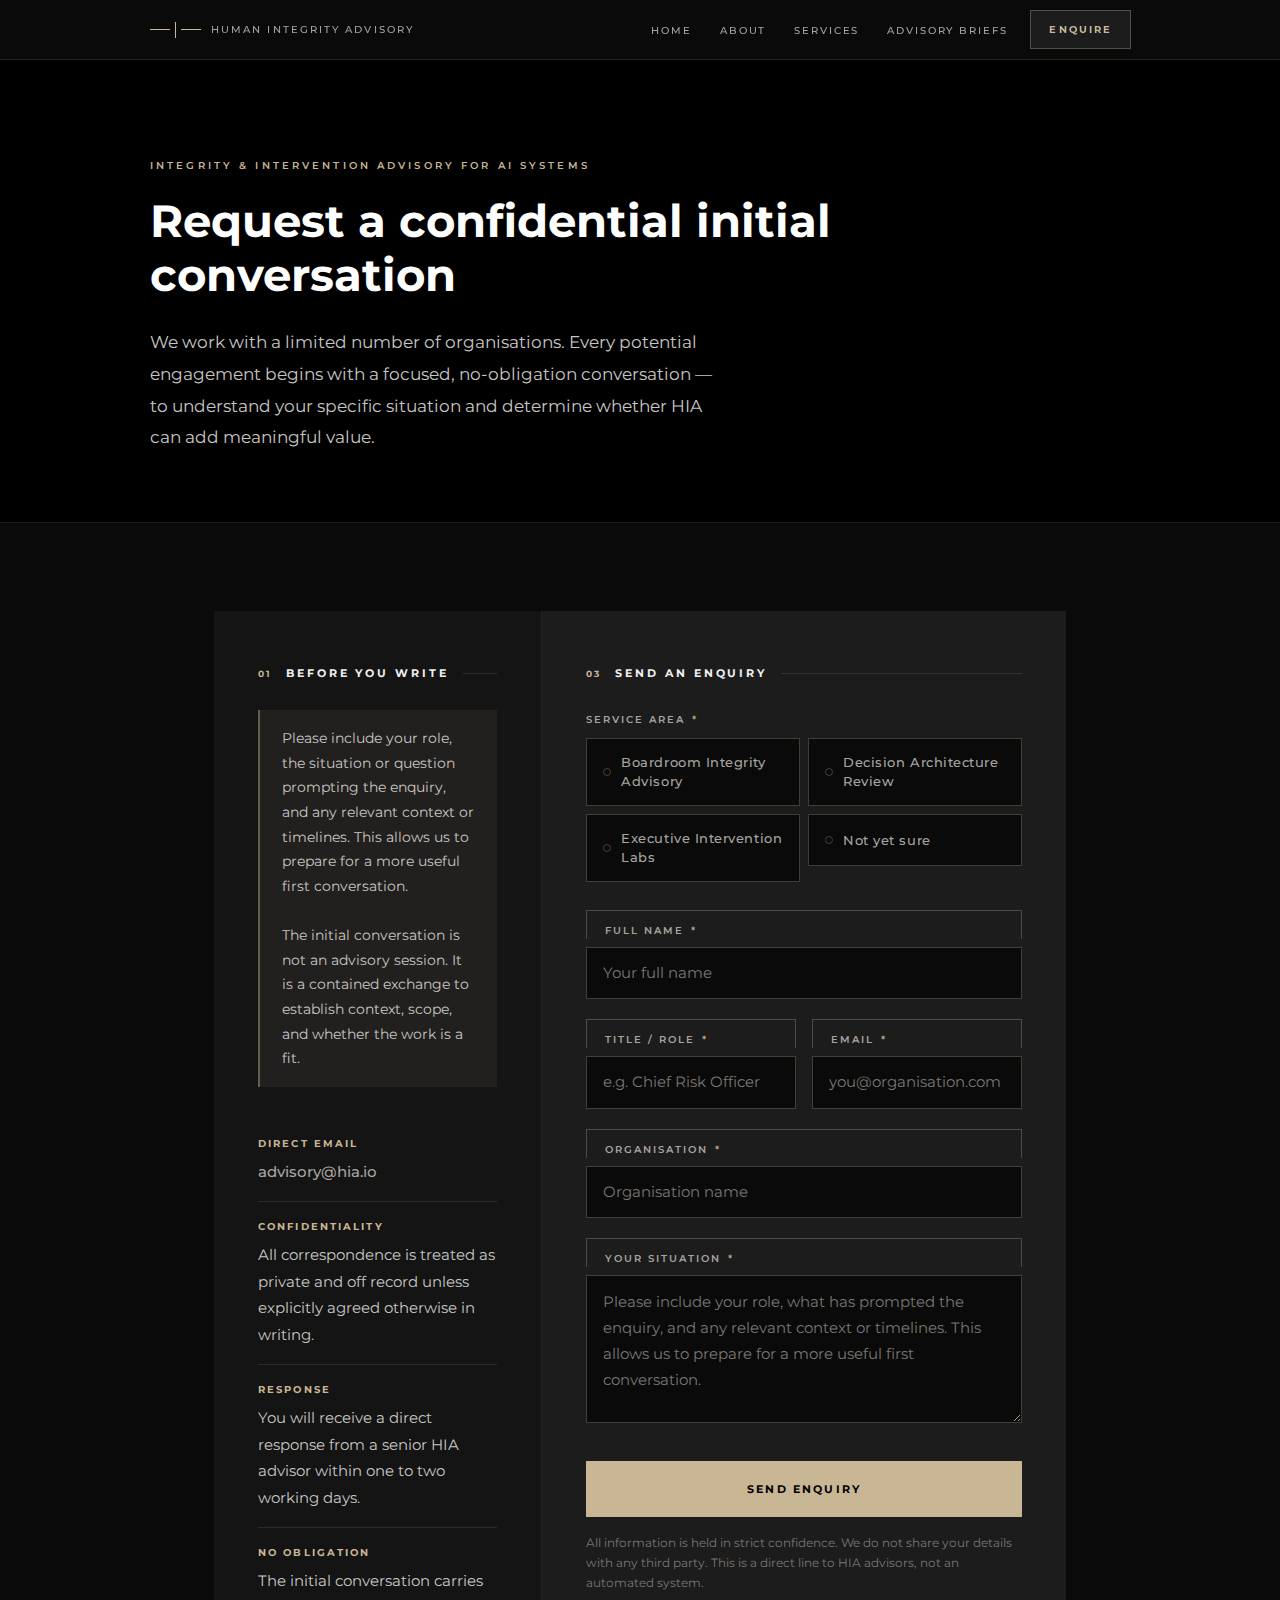
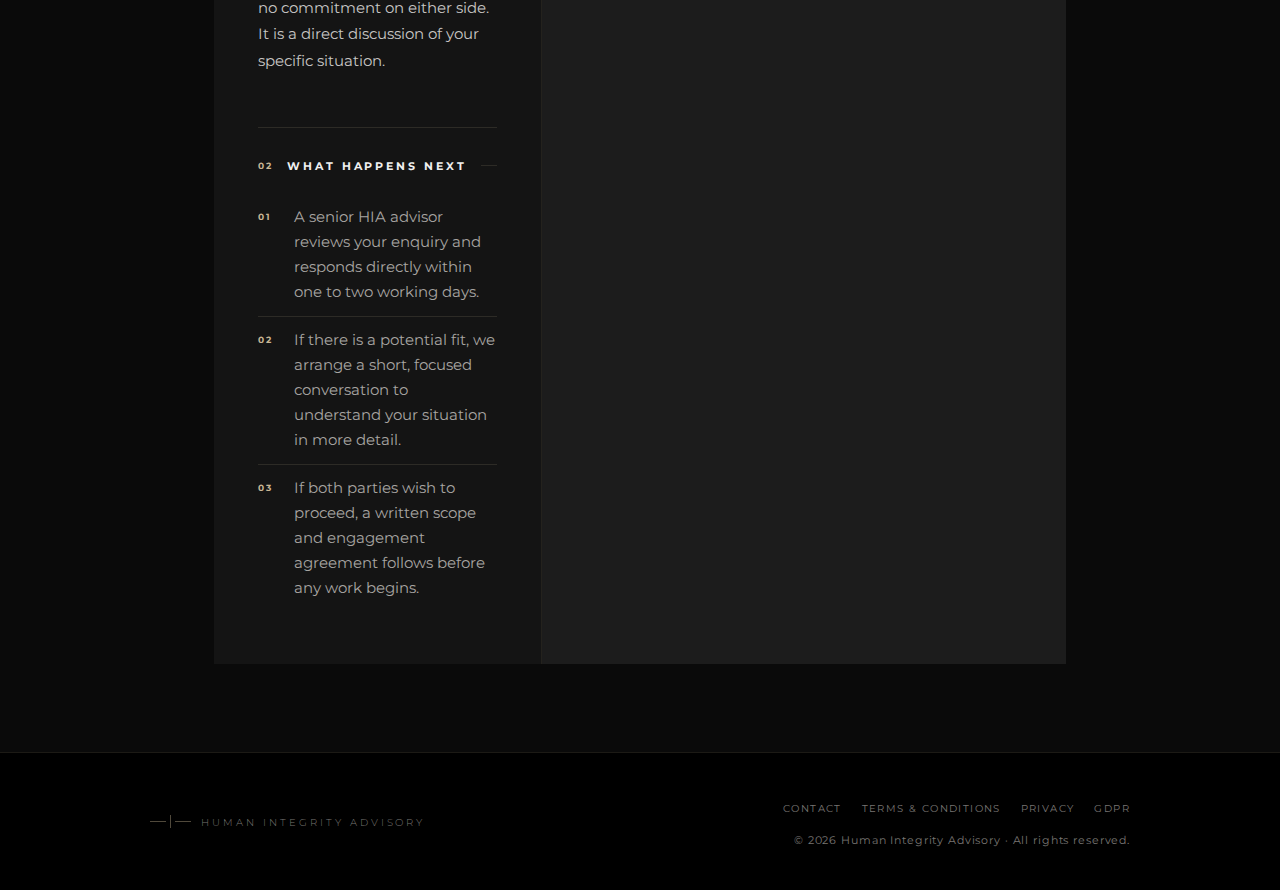
<file: contact.html>
<!DOCTYPE html>
<html lang="en-GB">
<head>
<meta charset="utf-8">
<meta name="viewport" content="width=device-width, initial-scale=1">
<title>Request a Confidential Conversation | Human Integrity Advisory</title>
<meta name="description" content="Request a confidential initial conversation with Human Integrity Advisory. No commitment required.">
<meta name="robots" content="index, follow">
<link rel="canonical" href="https://jamessaint.github.io/Human-Integrity-Advisory/contact.html">
<meta name="theme-color" content="#0a0a0a">
<meta name="color-scheme" content="dark">
<link rel="icon" href="assets/icons/favicon.ico" sizes="any">
<link rel="preconnect" href="https://fonts.googleapis.com">
<link rel="preconnect" href="https://fonts.gstatic.com" crossorigin>
<link href="https://fonts.googleapis.com/css2?family=Montserrat:wght@300;400;500;600;700;800&display=swap" rel="stylesheet">
<link rel="stylesheet" href="hia.css">
<meta property="og:type" content="website">
<meta property="og:site_name" content="Human Integrity Advisory">
<meta property="og:title" content="Request a Confidential Conversation | Human Integrity Advisory">
<meta property="og:description" content="Request a confidential initial conversation. No commitment required.">
<meta property="og:url" content="https://jamessaint.github.io/Human-Integrity-Advisory/contact.html">
<meta property="og:image" content="https://jamessaint.github.io/Human-Integrity-Advisory/assets/og/og-contact.png">
<meta property="og:image:width" content="1200">
<meta property="og:image:height" content="630">
<meta property="og:image:alt" content="Contact Human Integrity Advisory">
<meta property="og:locale" content="en_GB">
<meta name="twitter:card" content="summary_large_image">
<meta name="twitter:title" content="Contact Human Integrity Advisory">
<meta name="twitter:description" content="Request a confidential conversation.">
<meta name="twitter:image" content="https://jamessaint.github.io/Human-Integrity-Advisory/assets/og/og-contact.png">
<meta name="twitter:image:alt" content="Contact HIA">
<script type="application/ld+json">{"@context":"https://schema.org","@type":"ContactPage","name":"Request a Confidential Conversation | Human Integrity Advisory","url":"https://jamessaint.github.io/Human-Integrity-Advisory/contact.html"}</script>

<style>
/* ══════════════════════════════════════════════════
   CONTACT PAGE — follows live site style.css patterns
══════════════════════════════════════════════════ */

/* Layout: info narrower, form wider — matches live site */
.contact-grid {
  display: grid;
  grid-template-columns: 1fr 1.6fr;
  gap: 1px;
  background: var(--border);
}
.contact-info {
  background: var(--surface);
  padding: clamp(32px,5vw,52px) clamp(28px,4vw,44px);
}
.contact-form-wrap {
  background: var(--surface2);
  padding: clamp(32px,5vw,52px) clamp(28px,4vw,44px);
}

/* Section header inside contact */
.c-hd { display:flex; align-items:center; gap:14px; margin-bottom:26px; }
.c-hd-num { font-size:0.58rem; letter-spacing:0.22em; color:var(--gold); font-weight:700; }
.c-hd-title { font-size:0.7rem; letter-spacing:0.26em; text-transform:uppercase; color:var(--text); font-weight:700; }
.c-hd-rule { flex:1; height:1px; background:var(--border); }

/* Info items */
.info-item { padding:16px 0; border-bottom:1px solid var(--border); }
.info-item:last-child { border-bottom:none; }
.info-item-label {
  font-size:0.6rem; letter-spacing:0.22em; text-transform:uppercase;
  color:var(--gold); font-weight:700; margin-bottom:6px;
}
.info-item-value {
  font-size:clamp(0.88rem,1.9vw,0.95rem); color:var(--text-body);
  line-height:1.75; font-weight:400; margin:0;
}
.info-item-value a { color:var(--text-sub); font-weight:500; transition:color 0.2s; }
.info-item-value a:hover { color:var(--gold); opacity:1; }

/* Next steps */
.next-steps { margin-top:36px; padding-top:28px; border-top:1px solid var(--border); }
.next-step { display:flex; align-items:flex-start; gap:16px; padding:11px 0; border-bottom:1px solid var(--border); }
.next-step:last-child { border-bottom:none; }
.next-step-n { font-size:0.58rem; letter-spacing:0.22em; color:var(--gold); font-weight:700; flex-shrink:0; margin-top:3px; min-width:20px; }
.next-step p { font-size:clamp(0.86rem,1.8vw,0.92rem); color:var(--text-sub); font-weight:400; line-height:1.7; margin:0; }

/* Form labels */
.form-label {
  display:block; font-size:0.62rem; letter-spacing:0.20em; text-transform:uppercase;
  color:var(--text-sub); font-weight:600; margin-bottom:8px;
}
.form-label .req { color:var(--gold); margin-left:2px; }

/* Inputs — bg is --bg (darkest), sits on --surface2 form background */
.form-input,
.form-textarea {
  background: var(--bg);
  border: 1px solid var(--border-mid);
  color: var(--text-body);
  font-family: 'Montserrat', sans-serif;
  font-size: 0.92rem;
  font-weight: 400;
  padding: 14px 16px;
  outline: none;
  transition: border-color 0.2s;
  width: 100%;
  appearance: none;
  -webkit-appearance: none;
  border-radius: 0;
  line-height: 1.5;
}
.form-input::placeholder,
.form-textarea::placeholder { color:var(--text-faint); }
.form-input:focus,
.form-textarea:focus { border-color:var(--gold); }
.form-textarea { resize:vertical; min-height:148px; line-height:1.75; }

/* Form group spacing */
.form-group { margin-bottom:20px; }
.form-group:last-of-type { margin-bottom:28px; }
.form-row-2 { display:grid; grid-template-columns:1fr 1fr; gap:16px; }

/* Service pills — CSS :checked, no JS needed */
.pills-label {
  display:block; font-size:0.62rem; letter-spacing:0.20em; text-transform:uppercase;
  color:var(--text-sub); font-weight:600; margin-bottom:10px;
}
.pills-label .req { color:var(--gold); margin-left:2px; }
.pills-grid {
  display:grid; grid-template-columns:1fr 1fr;
  gap:8px; margin-bottom:28px;
}
.pill { position:relative; }
.pill input[type="radio"] { position:absolute; opacity:0; width:0; height:0; }
.pill label {
  display:flex; align-items:center; gap:10px;
  padding:14px 16px;
  border:1px solid var(--border-mid);
  background:var(--bg);
  font-size:0.84rem; letter-spacing:0.04em;
  color:var(--text-sub); font-weight:500;
  cursor:pointer; line-height:1.4; min-height:52px;
  transition:border-color 0.18s, color 0.18s, background 0.18s;
  -webkit-tap-highlight-color:transparent;
}
.pill label::before {
  content:'';
  display:block; flex-shrink:0;
  width:8px; height:8px;
  border:1px solid var(--border-mid);
  border-radius:50%;
  transition:background 0.18s, border-color 0.18s;
}
.pill label:hover { border-color:var(--gold-dim); color:var(--text-body); }
.pill label:hover::before { border-color:var(--gold-dim); }
.pill input:checked + label {
  border-color:var(--gold);
  color:var(--white);
  background:var(--surface);
}
.pill input:checked + label::before {
  background:var(--gold);
  border-color:var(--gold);
}

/* Submit */
.form-submit {
  width:100%; padding:18px 24px;
  background:var(--gold); color:var(--black);
  font-family:'Montserrat',sans-serif;
  font-size:0.68rem; letter-spacing:0.20em; text-transform:uppercase;
  font-weight:700; border:none; cursor:pointer;
  transition:opacity 0.2s; min-height:56px; border-radius:0;
  display:flex; align-items:center; justify-content:center;
}
.form-submit:hover    { opacity:0.85; }
.form-submit:disabled { opacity:0.5; cursor:not-allowed; }

.form-privacy {
  font-size:0.75rem; color:var(--text-faint);
  margin-top:16px; line-height:1.7;
}

/* Status messages */
.form-status { display:none; padding:20px 24px; margin-bottom:24px; font-size:0.92rem; font-weight:400; line-height:1.7; }
.form-status strong { font-weight:600; }
.form-status.is-shown.success { display:block; border-left:2px solid var(--gold); background:var(--gold-faint); color:var(--text-body); }
.form-status.is-shown.error   { display:block; border-left:2px solid rgba(192,57,43,.8); background:rgba(192,57,43,.06); color:var(--text-body); }

/* Responsive */
@media (max-width:768px) {
  .contact-grid  { grid-template-columns:1fr; }
  .form-row-2    { grid-template-columns:1fr; gap:0; }
  .pills-grid    { grid-template-columns:1fr; }
}
@media (max-width:480px) {
  .contact-info,
  .contact-form-wrap { padding:22px 18px; }
}
</style>
</head>
<body>

<nav class="nav" aria-label="Primary navigation">
  <div class="nav-inner">
    <a href="index.html" class="nav-mark" aria-label="Human Integrity Advisory home">
      <div class="nav-mark-icon"><div class="nm-line"></div><div class="nm-stroke"></div><div class="nm-line"></div></div>
      <span class="nav-mark-text">Human Integrity Advisory</span>
    </a>
    <ul class="nav-links" role="list">
      <li><a href="index.html">Home</a></li>
      <li><a href="about.html">About</a></li>
      <li><a href="services.html">Services</a></li>
      <li><a href="advisory-briefs.html">Advisory Briefs</a></li>
    </ul>
    <a href="contact.html" class="nav-enquire" style="background:var(--surface2);color:var(--gold);outline:1px solid var(--gold-dim);">Enquire</a>
    <button class="nav-hamburger" id="hamburger" aria-expanded="false" aria-label="Open navigation">
      <span></span><span></span><span></span>
    </button>
  </div>
</nav>
<div class="nav-mobile" id="mobile-nav" aria-hidden="true">
  <ul role="list">
    <li><a href="index.html">Home</a></li>
    <li><a href="about.html">About</a></li>
    <li><a href="services.html">Services</a></li>
    <li><a href="advisory-briefs.html">Advisory Briefs</a></li>
    <li><a href="contact.html">Contact</a></li>
  </ul>
  <a href="contact.html" class="nav-mobile-cta">Request a confidential conversation</a>
</div>

<header class="page-hero">
  <div class="page-hero-inner">
    <p class="page-eyebrow">Integrity &amp; Intervention Advisory for AI Systems</p>
    <h1 class="page-h1">Request a confidential initial conversation</h1>
    <p class="page-lede">We work with a limited number of organisations. Every potential engagement begins with a focused, no-obligation conversation — to understand your specific situation and determine whether HIA can add meaningful value.</p>
  </div>
</header>

<main>
<section style="border-bottom:none;">
<div class="page-wrap">

<div class="contact-grid">

  <!-- ══ LEFT COLUMN: context ══════════════════════════════ -->
  <div class="contact-info">

    <div class="c-hd">
      <span class="c-hd-num">01</span>
      <span class="c-hd-title">Before you write</span>
      <div class="c-hd-rule"></div>
    </div>

    <div class="block-note" style="margin-bottom:32px;">
      Please include your role, the situation or question prompting the enquiry, and any relevant context or timelines. This allows us to prepare for a more useful first conversation.<br><br>
      The initial conversation is not an advisory session. It is a contained exchange to establish context, scope, and whether the work is a fit.
    </div>

    <div>
      <div class="info-item">
        <p class="info-item-label">Direct email</p>
        <p class="info-item-value"><a href="mailto:advisory@hia.io">advisory@hia.io</a></p>
      </div>
      <div class="info-item">
        <p class="info-item-label">Confidentiality</p>
        <p class="info-item-value">All correspondence is treated as private and off record unless explicitly agreed otherwise in writing.</p>
      </div>
      <div class="info-item">
        <p class="info-item-label">Response</p>
        <p class="info-item-value">You will receive a direct response from a senior HIA advisor within one to two working days.</p>
      </div>
      <div class="info-item">
        <p class="info-item-label">No obligation</p>
        <p class="info-item-value">The initial conversation carries no commitment on either side. It is a direct discussion of your specific situation.</p>
      </div>
    </div>

    <div class="next-steps">
      <div class="c-hd" style="margin-bottom:18px;">
        <span class="c-hd-num">02</span>
        <span class="c-hd-title">What happens next</span>
        <div class="c-hd-rule"></div>
      </div>
      <div class="next-step">
        <span class="next-step-n">01</span>
        <p>A senior HIA advisor reviews your enquiry and responds directly within one to two working days.</p>
      </div>
      <div class="next-step">
        <span class="next-step-n">02</span>
        <p>If there is a potential fit, we arrange a short, focused conversation to understand your situation in more detail.</p>
      </div>
      <div class="next-step">
        <span class="next-step-n">03</span>
        <p>If both parties wish to proceed, a written scope and engagement agreement follows before any work begins.</p>
      </div>
    </div>

  </div>

  <!-- ══ RIGHT COLUMN: form ════════════════════════════════ -->
  <div class="contact-form-wrap">

    <div class="c-hd">
      <span class="c-hd-num">03</span>
      <span class="c-hd-title">Send an enquiry</span>
      <div class="c-hd-rule"></div>
    </div>

    <div id="form-success" class="form-status success" role="alert">
      <strong>Enquiry received.</strong><br>
      A senior HIA advisor will respond to you directly within one to two working days.
      All information you have shared is held in strict confidence.
    </div>
    <div id="form-error" class="form-status error" role="alert">
      <strong>Something went wrong.</strong><br>
      Please try again or write directly to
      <a href="mailto:advisory@hia.io" style="color:var(--text-sub);">advisory@hia.io</a>
    </div>

    <!--
      FORMSPREE — replace YOUR_FORM_ID
      Get endpoint at formspree.io → create form → copy URL
    -->
    <form id="contact-form" action="https://formspree.io/f/YOUR_FORM_ID" method="POST" novalidate>

      <!-- Service area — CSS :checked, no JS -->
      <p class="pills-label">Service area <span class="req">*</span></p>
      <div class="pills-grid">
        <div class="pill">
          <input type="radio" name="service" id="sv1" value="Boardroom Integrity Advisory" required>
          <label for="sv1">Boardroom Integrity Advisory</label>
        </div>
        <div class="pill">
          <input type="radio" name="service" id="sv2" value="Decision Architecture Review">
          <label for="sv2">Decision Architecture Review</label>
        </div>
        <div class="pill">
          <input type="radio" name="service" id="sv3" value="Executive Intervention Labs">
          <label for="sv3">Executive Intervention Labs</label>
        </div>
        <div class="pill">
          <input type="radio" name="service" id="sv4" value="Not yet sure">
          <label for="sv4">Not yet sure</label>
        </div>
      </div>

      <!-- Full name -->
      <div class="form-group">
        <label class="form-label" for="f-name">Full name <span class="req">*</span></label>
        <input class="form-input" type="text" id="f-name" name="full_name"
          placeholder="Your full name" required autocomplete="name">
      </div>

      <!-- Role + Email -->
      <div class="form-group">
        <div class="form-row-2">
          <div>
            <label class="form-label" for="f-role">Title / role <span class="req">*</span></label>
            <input class="form-input" type="text" id="f-role" name="role"
              placeholder="e.g. Chief Risk Officer" required>
          </div>
          <div>
            <label class="form-label" for="f-email">Email <span class="req">*</span></label>
            <input class="form-input" type="email" id="f-email" name="email"
              placeholder="you@organisation.com" required autocomplete="email">
          </div>
        </div>
      </div>

      <!-- Organisation -->
      <div class="form-group">
        <label class="form-label" for="f-org">Organisation <span class="req">*</span></label>
        <input class="form-input" type="text" id="f-org" name="organisation"
          placeholder="Organisation name" required autocomplete="organization">
      </div>

      <!-- Your situation -->
      <div class="form-group">
        <label class="form-label" for="f-sit">Your situation <span class="req">*</span></label>
        <textarea class="form-textarea" id="f-sit" name="situation"
          placeholder="Please include your role, what has prompted the enquiry, and any relevant context or timelines. This allows us to prepare for a more useful first conversation."
          required></textarea>
      </div>

      <!-- Honeypot + subject -->
      <input type="text" name="_gotcha" style="display:none;" tabindex="-1" autocomplete="off">
      <input type="hidden" name="_subject" value="HIA — New Enquiry">

      <button type="submit" class="form-submit" id="submit-btn">Send enquiry</button>

      <p class="form-privacy">
        All information is held in strict confidence. We do not share your details with any third party.
        This is a direct line to HIA advisors, not an automated system.
      </p>

    </form>

  </div><!-- /.contact-form-wrap -->

</div><!-- /.contact-grid -->

</div><!-- /.page-wrap -->
</section>
</main>

<footer>
  <div class="footer-inner">
    <div class="footer-mark">
      <div class="footer-mark-icon"><div class="fm-line"></div><div class="fm-stroke"></div><div class="fm-line"></div></div>
      <span class="footer-mark-text">Human Integrity Advisory</span>
    </div>
    <div class="footer-right">
      <ul class="footer-links" role="list">
        <li><a href="contact.html">Contact</a></li>
        <li><a href="terms.html">Terms &amp; Conditions</a></li>
        <li><a href="privacy.html">Privacy</a></li>
        <li><a href="gdpr.html">GDPR</a></li>
      </ul>
      <span class="footer-copy">&copy;&nbsp;2026 Human Integrity Advisory &middot; All rights reserved.</span>
    </div>
  </div>
</footer>

<script src="hia.js"></script>
<script>
(function () {
  var form    = document.getElementById('contact-form');
  var success = document.getElementById('form-success');
  var error   = document.getElementById('form-error');
  var btn     = document.getElementById('submit-btn');
  if (!form) return;
  form.addEventListener('submit', function (e) {
    e.preventDefault();
    var orig = btn.textContent;
    btn.textContent = 'Sending\u2026'; btn.disabled = true;
    error.classList.remove('is-shown');
    fetch(form.action, { method:'POST', body:new FormData(form), headers:{ Accept:'application/json' } })
      .then(function (res) {
        if (res.ok) { form.style.display = 'none'; success.classList.add('is-shown'); }
        else { btn.textContent = orig; btn.disabled = false; error.classList.add('is-shown'); }
      })
      .catch(function () { btn.textContent = orig; btn.disabled = false; error.classList.add('is-shown'); });
  });
}());
</script>

</body>
</html>
</file>
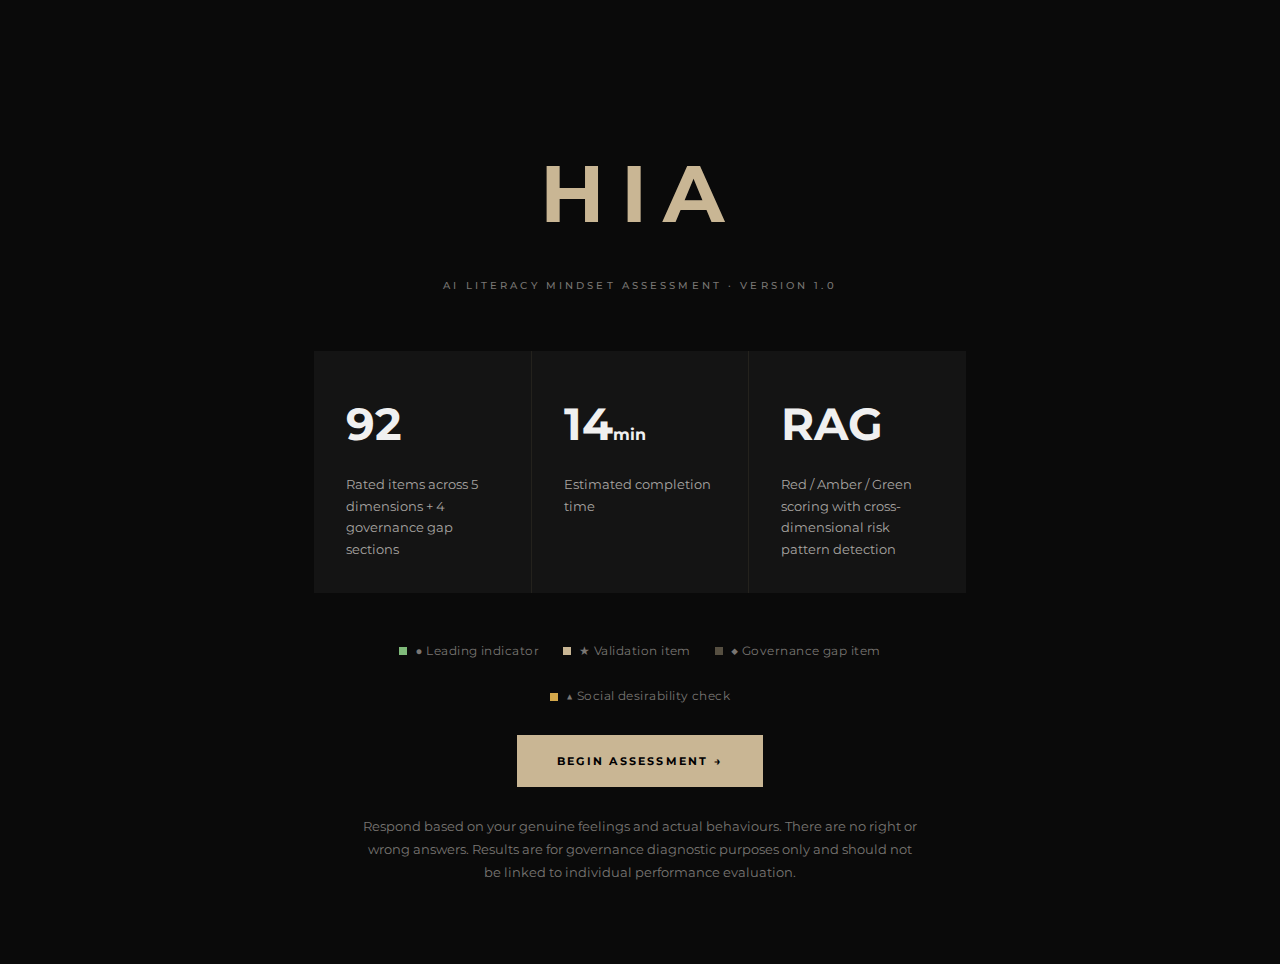
<file: diagnostic.html>
<!DOCTYPE html>
<html lang="en">
<head>
<meta charset="UTF-8">
<meta name="viewport" content="width=device-width, initial-scale=1.0">
<title>HIA · AI Literacy Mindset Assessment · Version 1.0</title>
<link rel="preconnect" href="https://fonts.googleapis.com">
<link href="https://fonts.googleapis.com/css2?family=Montserrat:wght@300;400;500;600;700;800&display=swap" rel="stylesheet">
<style>
:root {
  --black: #000000;
  --bg: #0a0a0a;
  --surface: #141414;
  --surface-2: #1c1c1c;
  --border: rgba(201,182,148,0.14);
  --border-light: rgba(201,182,148,0.30);
  --gold: #C9B694;
  --gold-dim: rgba(201,182,148,0.40);
  --gold-faint: rgba(201,182,148,0.08);
  --accent: #C9B694;
  --accent-glow: rgba(201,182,148,0.08);
  --text: #f0f0f0;
  --text-muted: #a8a5a2;
  --text-dim: #797673;
  --green: #7fba7a; --green-bg: rgba(127,186,122,0.08); --green-border: rgba(127,186,122,0.30);
  --amber: #d4a84b; --amber-bg: rgba(212,168,75,0.08); --amber-border: rgba(212,168,75,0.30);
  --red: #c4605a;   --red-bg: rgba(196,96,90,0.08);     --red-border: rgba(196,96,90,0.30);
  --purple: #C9B694;
  --radius: 0px; --radius-sm: 0px;
}
*,*::before,*::after{margin:0;padding:0;box-sizing:border-box;}
body{font-family:'Montserrat',sans-serif;background:var(--bg);color:var(--text);min-height:100vh;font-size:0.96rem;line-height:1.85;-webkit-font-smoothing:antialiased;overflow-x:hidden;}

/* PROGRESS */
#progress-container{position:fixed;top:0;left:0;right:0;z-index:100;background:rgba(10,10,10,0.97);backdrop-filter:blur(12px);-webkit-backdrop-filter:blur(12px);border-bottom:1px solid var(--border);padding:0 clamp(20px,5vw,64px);height:60px;display:flex;align-items:center;gap:20px;}
.logo{font-family:'Montserrat',sans-serif;font-weight:700;font-size:0.65rem;color:var(--gold);letter-spacing:0.20em;text-transform:uppercase;flex-shrink:0;}
.progress-track{flex:1;height:2px;background:var(--border);overflow:hidden;}
.progress-fill{height:100%;background:var(--gold);transition:width 0.4s ease;}
.progress-label{font-size:0.65rem;color:var(--text-dim);flex-shrink:0;font-weight:500;letter-spacing:0.10em;}

/* SURVEY WRAPPER */
#survey-wrapper{padding-top:80px;min-height:100vh;display:flex;align-items:flex-start;justify-content:center;padding-bottom:100px;}
.section-container{max-width:720px;width:100%;padding:40px clamp(20px,5vw,64px);}

/* SECTION HEADER */
.section-header{margin-bottom:40px;}
.section-badge{display:inline-flex;align-items:center;gap:8px;background:transparent;border:1px solid var(--border-light);color:var(--text-muted);font-size:0.58rem;font-weight:700;padding:4px 10px;margin-bottom:16px;text-transform:uppercase;letter-spacing:0.24em;}
.section-title{font-family:'Montserrat',sans-serif;font-weight:700;font-size:clamp(1.3rem,3vw,1.7rem);color:var(--text);line-height:1.2;margin-bottom:12px;}
.section-desc{color:var(--text-muted);font-size:0.92rem;line-height:1.85;border-left:2px solid var(--gold-dim);padding-left:16px;}
.gov-link{margin-top:12px;font-size:0.82rem;color:var(--text-dim);font-style:italic;border-left:2px solid var(--red-border);padding-left:12px;line-height:1.65;}

/* QUESTION CARD */
.question-card{background:var(--surface);border:1px solid var(--border);padding:20px 24px;margin-bottom:2px;transition:border-color .2s,background .2s;}
.question-card:hover{background:var(--surface-2);border-color:rgba(201,182,148,0.22);}
.question-card.answered{border-color:var(--border-light);}
.question-top{display:flex;align-items:flex-start;gap:12px;margin-bottom:16px;}
.q-num{font-size:0.58rem;font-weight:700;color:var(--gold);letter-spacing:0.22em;padding-top:3px;flex-shrink:0;min-width:28px;}
.q-text{font-size:0.92rem;color:var(--text);line-height:1.65;flex:1;}
.q-notation{flex-shrink:0;font-size:14px;margin-top:1px;cursor:help;}
.n-star{color:var(--gold);} .n-diamond{color:var(--gold-dim);} .n-circle{color:var(--green);} .n-tri{color:var(--amber);}

/* LIKERT */
.likert-scale{display:flex;gap:2px;}
.likert-option{flex:1;display:flex;flex-direction:column;align-items:center;gap:6px;}
.likert-btn{width:100%;height:44px;border:1px solid var(--border);background:var(--surface-2);color:var(--text-dim);cursor:pointer;font-family:'Montserrat',sans-serif;font-size:0.85rem;font-weight:600;transition:all .15s;display:flex;align-items:center;justify-content:center;}
.likert-btn:hover{border-color:var(--gold);color:var(--gold);background:var(--gold-faint);}
.likert-btn.selected{background:var(--gold);border-color:var(--gold);color:#000;font-weight:700;}
.likert-label{font-size:0.6rem;color:var(--text-dim);text-align:center;line-height:1.2;letter-spacing:0.04em;font-weight:500;}

/* FREQUENCY */
.freq-scale{display:flex;gap:2px;flex-wrap:wrap;}
.freq-btn{flex:1;min-width:70px;padding:10px 8px;border:1px solid var(--border);background:var(--surface-2);color:var(--text-dim);cursor:pointer;font-size:0.72rem;font-weight:600;transition:all .15s;text-align:center;letter-spacing:0.06em;text-transform:uppercase;font-family:'Montserrat',sans-serif;}
.freq-btn:hover{border-color:var(--gold);color:var(--gold);background:var(--gold-faint);}
.freq-btn.selected{background:var(--gold);border-color:var(--gold);color:#000;}

/* CONTEXT */
.context-question{background:var(--surface);border:1px solid var(--border);padding:20px 24px;margin-bottom:2px;}
.context-q-text{font-size:0.92rem;color:var(--text);font-weight:600;margin-bottom:12px;}
.radio-grid{display:flex;flex-wrap:wrap;gap:2px;}
.radio-opt{display:flex;align-items:center;gap:8px;background:var(--surface-2);border:1px solid var(--border);padding:10px 16px;cursor:pointer;transition:all .15s;font-size:0.82rem;color:var(--text-dim);font-weight:500;}
.radio-opt:hover{border-color:rgba(201,182,148,0.30);color:var(--text);background:var(--surface-2);}
.radio-opt.selected{border-color:var(--gold);background:var(--gold-faint);color:var(--gold);}

/* NAV */
#nav-bar{position:fixed;bottom:0;left:0;right:0;background:rgba(10,10,10,0.97);backdrop-filter:blur(12px);-webkit-backdrop-filter:blur(12px);border-top:1px solid var(--border);padding:16px clamp(20px,5vw,64px);display:flex;justify-content:space-between;align-items:center;z-index:100;}
.nav-info{font-size:0.65rem;color:var(--text-dim);letter-spacing:0.18em;text-transform:uppercase;font-weight:500;}
.nav-buttons{display:flex;gap:2px;}
.btn{padding:11px 28px;font-size:0.7rem;font-weight:700;cursor:pointer;transition:all .15s;border:none;font-family:'Montserrat',sans-serif;letter-spacing:0.20em;text-transform:uppercase;}
.btn-ghost{background:transparent;color:var(--text-muted);border:1px solid var(--border-light);}
.btn-ghost:hover{border-color:var(--gold);color:var(--gold);}
.btn-primary{background:var(--gold);color:#000;}
.btn-primary:hover{opacity:.85;}
.btn-complete{background:var(--gold);color:#000;}
.btn-complete:hover{opacity:.85;}

/* INTRO */
#intro-screen{max-width:700px;margin:0 auto;padding:120px 24px 80px;text-align:center;}
.intro-logo{font-family:'Montserrat',sans-serif;font-weight:700;font-size:clamp(3rem,8vw,5rem);color:var(--gold);letter-spacing:0.20em;margin-bottom:8px;}
.intro-tagline{font-family:'Montserrat',sans-serif;font-size:0.65rem;color:var(--text-dim);font-weight:500;letter-spacing:0.30em;margin-bottom:56px;text-transform:uppercase;}
.intro-grid{display:grid;grid-template-columns:repeat(3,1fr);gap:1px;background:var(--border);margin-bottom:48px;text-align:left;}
.intro-card{background:var(--surface);border:none;padding:clamp(20px,4vw,32px);}
.intro-card-num{font-family:'Montserrat',sans-serif;font-size:clamp(2rem,5vw,2.8rem);font-weight:700;color:var(--text);margin-bottom:8px;}
.intro-card-num .g,.intro-card-num{color:var(--text);}
.intro-card-label{font-size:0.82rem;color:var(--text-muted);line-height:1.65;}
.intro-note{font-size:0.82rem;color:var(--text-dim);line-height:1.75;margin-top:28px;max-width:560px;margin-left:auto;margin-right:auto;}
.legend-row{display:flex;justify-content:center;gap:24px;flex-wrap:wrap;margin:28px 0;font-size:0.72rem;color:var(--text-dim);letter-spacing:0.04em;}
.leg-item{display:flex;align-items:center;gap:8px;}
.leg-dot{width:8px;height:8px;flex-shrink:0;}

/* DASHBOARD */
#dashboard{max-width:980px;margin:0 auto;padding:80px clamp(20px,5vw,64px) 80px;}
.dash-header{margin-bottom:48px;}
.dash-title{font-family:'Montserrat',sans-serif;font-weight:700;font-size:clamp(1.6rem,4vw,2.4rem);color:var(--text);margin-bottom:8px;line-height:1.2;}
.dash-sub{color:var(--text-muted);font-size:0.92rem;}
.dash-meta{font-size:0.78rem;color:var(--text-dim);margin-top:8px;letter-spacing:0.04em;}

.overall-row{display:grid;grid-template-columns:auto 1fr;gap:32px;background:var(--surface);border:1px solid var(--border);padding:clamp(24px,4vw,40px);margin-bottom:48px;align-items:center;}
.gauge{width:120px;height:120px;display:flex;align-items:center;justify-content:center;flex-direction:column;font-family:'Montserrat',sans-serif;flex-shrink:0;border:1px solid var(--border);}
.gauge-num{font-size:clamp(2rem,5vw,2.6rem);font-weight:700;line-height:1;}
.gauge-pct{font-size:0.85rem;opacity:.6;font-weight:500;}
.overall-meta h3{font-family:'Montserrat',sans-serif;font-size:1.05rem;font-weight:600;color:var(--text);margin-bottom:8px;}
.overall-meta p{color:var(--text-muted);font-size:0.92rem;line-height:1.85;margin-bottom:14px;}

.rag-badge{display:inline-flex;align-items:center;gap:6px;padding:4px 10px;font-size:0.58rem;font-weight:700;font-family:'Montserrat',sans-serif;text-transform:uppercase;letter-spacing:0.24em;}
.rag-green{background:var(--green-bg);color:var(--green);border:1px solid var(--green-border);}
.rag-amber{background:var(--amber-bg);color:var(--amber);border:1px solid var(--amber-border);}
.rag-red{background:var(--red-bg);color:var(--red);border:1px solid var(--red-border);}

.dim-grid{display:grid;grid-template-columns:repeat(auto-fill,minmax(310px,1fr));gap:1px;background:var(--border);margin-bottom:48px;}
.dim-card{background:var(--surface);border:none;padding:clamp(20px,4vw,28px);}
.dim-top{display:flex;justify-content:space-between;align-items:flex-start;margin-bottom:20px;}
.dim-name{font-family:'Montserrat',sans-serif;font-weight:600;font-size:0.92rem;color:var(--text);}
.dim-sec{font-size:0.58rem;font-weight:700;color:var(--text-dim);margin-top:3px;letter-spacing:0.22em;text-transform:uppercase;}
.bar-group{margin-bottom:10px;}
.bar-labels{display:flex;justify-content:space-between;margin-bottom:5px;font-size:0.78rem;}
.bar-labels span:first-child{color:var(--text-muted);}
.bar-labels span:last-child{font-weight:600;color:var(--text);}
.bar-track{height:3px;background:var(--surface-2);overflow:hidden;border:none;}
.bar-fill{height:100%;transition:width .7s ease;}
.fill-accent{background:var(--gold);}
.fill-purple{background:var(--gold-dim);}
.fill-green{background:var(--green);}
.fill-amber{background:var(--amber);}
.fill-red{background:var(--red);}
.paper-flag{display:inline-flex;align-items:center;gap:6px;padding:4px 10px;background:var(--amber-bg);border:1px solid var(--amber-border);font-size:0.72rem;color:var(--amber);margin-top:12px;letter-spacing:0.04em;}

.gap-grid{display:grid;grid-template-columns:repeat(auto-fill,minmax(220px,1fr));gap:1px;background:var(--border);margin-bottom:32px;}
.gap-card{background:var(--surface);border:none;padding:clamp(18px,3vw,24px);}
.gap-name{font-family:'Montserrat',sans-serif;font-weight:600;font-size:0.88rem;color:var(--text);margin-bottom:4px;}
.gap-desc{font-size:0.78rem;color:var(--text-dim);margin-bottom:16px;line-height:1.65;}
.gap-score{font-family:'Montserrat',sans-serif;font-size:clamp(2rem,5vw,2.4rem);font-weight:700;line-height:1;margin-bottom:12px;}

.hoc-card{background:var(--surface);border:1px solid var(--border);padding:clamp(24px,4vw,40px);margin-bottom:48px;}
.hoc-title{font-family:'Montserrat',sans-serif;font-size:1rem;font-weight:600;color:var(--text);margin-bottom:4px;}
.hoc-desc{font-size:0.85rem;color:var(--text-muted);margin-bottom:20px;line-height:1.75;}
.hoc-row{display:flex;align-items:center;gap:24px;}
.hoc-num{font-family:'Montserrat',sans-serif;font-size:clamp(2.5rem,6vw,3.2rem);font-weight:700;flex-shrink:0;}
.hoc-track{flex:1;height:6px;background:var(--surface-2);overflow:hidden;}

.risk-grid{display:grid;grid-template-columns:repeat(auto-fill,minmax(200px,1fr));gap:1px;background:var(--border);margin-bottom:48px;}
.risk-card{padding:clamp(18px,3vw,24px);border:none;}
.risk-triggered{background:var(--red-bg);}
.risk-safe{background:var(--surface);opacity:.5;}
.risk-dot{width:8px;height:8px;margin-bottom:10px;}
.rdot-red{background:var(--red);}
.rdot-safe{background:var(--green);}
.risk-name{font-family:'Montserrat',sans-serif;font-size:0.88rem;font-weight:600;margin-bottom:6px;}
.risk-triggered .risk-name{color:var(--red);}
.risk-safe .risk-name{color:var(--text-dim);}
.risk-desc{font-size:0.78rem;line-height:1.65;color:var(--text-dim);margin-bottom:6px;}
.risk-cond{font-size:0.65rem;color:var(--text-dim);font-style:italic;letter-spacing:0.04em;}

.flags-list{display:flex;flex-direction:column;gap:2px;margin-bottom:48px;}
.flag-item{background:var(--surface);border:1px solid var(--border);padding:18px 24px;display:flex;gap:14px;align-items:flex-start;}
.flag-pill{padding:4px 10px;font-size:0.58rem;font-weight:700;text-transform:uppercase;flex-shrink:0;letter-spacing:0.20em;}
.flag-high{background:var(--red-bg);color:var(--red);border:1px solid var(--red-border);}
.flag-med{background:var(--amber-bg);color:var(--amber);border:1px solid var(--amber-border);}
.flag-low{background:var(--green-bg);color:var(--green);border:1px solid var(--green-border);}
.flag-text{font-size:0.88rem;color:var(--text);line-height:1.75;}

.dash-sec-title{font-family:'Montserrat',sans-serif;font-weight:700;font-size:0.7rem;color:var(--text);margin-bottom:16px;display:flex;align-items:center;gap:16px;letter-spacing:0.26em;text-transform:uppercase;}
.dash-sec-title::after{content:'';flex:1;height:1px;background:var(--border);}
.legend-bar{display:flex;gap:20px;margin-bottom:16px;flex-wrap:wrap;}
.leg-item2{display:flex;align-items:center;gap:8px;font-size:0.72rem;color:var(--text-dim);letter-spacing:0.04em;}
.leg-dot2{width:8px;height:8px;flex-shrink:0;}

.footer-row{margin-top:48px;padding-top:24px;border-top:1px solid var(--border);display:flex;justify-content:space-between;align-items:center;flex-wrap:wrap;gap:12px;}
.footer-credit{font-size:0.68rem;color:var(--text-dim);letter-spacing:0.08em;}
.btn-print{display:inline-flex;align-items:center;gap:8px;padding:11px 24px;background:transparent;border:1px solid var(--border-light);color:var(--text-muted);font-size:0.65rem;cursor:pointer;font-family:'Montserrat',sans-serif;transition:all .15s;letter-spacing:0.20em;text-transform:uppercase;font-weight:600;}
.btn-print:hover{border-color:var(--gold);color:var(--gold);}

.hidden{display:none!important;}

@media(max-width:640px){
  .intro-grid{grid-template-columns:1fr;}
  .dim-grid{grid-template-columns:1fr;}
  .gap-grid{grid-template-columns:repeat(2,1fr);}
  .overall-row{grid-template-columns:1fr;}
  .hoc-row{flex-direction:column;align-items:flex-start;}
  .risk-grid{grid-template-columns:repeat(2,1fr);}
}

@media print{
  #progress-container,#nav-bar,#intro-screen,#survey-wrapper{display:none!important;}
  #dashboard{display:block!important;padding:20px;}
  .btn-print{display:none!important;}
  body{background:#fff;color:#000;}
}
</style>
</head>
<body>

<!-- PROGRESS BAR -->
<div id="progress-container" class="hidden">
  <div class="logo">HIA </div>
  <div class="progress-track"><div class="progress-fill" id="progress-fill" style="width:0%"></div></div>
  <div class="progress-label" id="progress-label">1 / 11</div>
</div>

<!-- INTRO SCREEN -->
<div id="intro-screen">
  <div class="intro-logo">HIA</div>
  <div class="intro-tagline">AI Literacy Mindset Assessment · Version 1.0</div>
  <div class="intro-grid">
    <div class="intro-card">
      <div class="intro-card-num">92</div>
      <div class="intro-card-label">Rated items across 5 dimensions + 4 governance gap sections</div>
    </div>
    <div class="intro-card">
      <div class="intro-card-num">14<span style="font-size:16px">min</span></div>
      <div class="intro-card-label">Estimated completion time</div>
    </div>
    <div class="intro-card">
      <div class="intro-card-num">RAG</div>
      <div class="intro-card-label">Red / Amber / Green scoring with cross-dimensional risk pattern detection</div>
    </div>
  </div>
  <div class="legend-row">
    <div class="leg-item"><div class="leg-dot" style="background:var(--green)"></div> ● Leading indicator</div>
    <div class="leg-item"><div class="leg-dot" style="background:var(--gold)"></div> ★ Validation item</div>
    <div class="leg-item"><div class="leg-dot" style="background:var(--gold-dim)"></div> ◆ Governance gap item</div>
    <div class="leg-item"><div class="leg-dot" style="background:var(--amber)"></div> ▲ Social desirability check</div>
  </div>
  <button class="btn btn-complete" style="font-size:0.7rem;padding:14px 40px;min-height:52px;" onclick="startSurvey()">Begin Assessment →</button>
  <div class="intro-note">Respond based on your genuine feelings and actual behaviours. There are no right or wrong answers. Results are for governance diagnostic purposes only and should not be linked to individual performance evaluation.</div>
</div>

<!-- SURVEY WRAPPER -->
<div id="survey-wrapper" class="hidden">
  <div class="section-container">
    <div id="section-content"></div>
  </div>
</div>

<!-- NAV BAR -->
<div id="nav-bar" class="hidden">
  <div class="nav-info" id="nav-info"></div>
  <div class="nav-buttons">
    <button class="btn btn-ghost" id="btn-prev" onclick="goPrev()">← Back</button>
    <button class="btn btn-primary" id="btn-next" onclick="goNext()">Next →</button>
  </div>
</div>

<!-- DASHBOARD -->
<div id="dashboard" class="hidden"></div>

<script>
// ─── SURVEY DATA ─────────────────────────────────────────────────────────────
const SECTIONS = [
{
  id:'A', title:'Context & Background',
  desc:'Tell us about your role and organisational context. This information is used for segmentation and delusion gap analysis only.',
  type:'context',
  questions:[
    {id:'A1',text:'Primary role',opts:['C-suite/Board','Senior leader/Director','Middle manager','Technical specialist','AI/Data professional','Other']},
    {id:'A2',text:'Primary function',opts:['General management','IT/Technology','Risk/Compliance','Legal','Finance','Operations','HR','R&D','Other']},
    {id:'A3',text:'Industry',opts:['Financial services','Healthcare/Life sciences','Technology','Manufacturing','Professional services','Public sector','Energy/Utilities','Other']},
    {id:'A4',text:'Organisation size',opts:['Under 500','500–2,000','2,001–10,000','10,001–50,000','Over 50,000']},
    {id:'A5',text:'Current AI usage level',opts:["Don't use AI tools","Occasional/Experimental","Regular use in some tasks","Daily use integrated into work","Work directly on AI development/deployment"]},
    {id:'A6',text:'AI governance framework status',opts:['No framework','In development','Exists but inconsistently applied','Actively used',"Don't know"]},
    {id:'A7',text:'How frequently do you interact with AI-generated outputs in your role?',opts:['Never','Monthly','Weekly','Daily','Multiple times per day']}
  ]
},
{
  id:'B', title:'Psychological Safety',
  desc:'Assesses your sense of safety to question AI systems, report errors, and acknowledge uncertainty.',
  govLink:'Low scores create escalation pathway failures and governance blind spots. When operators fear retribution, subtle AI errors accumulate silently.',
  type:'likert', dim:'ps', dimLabel:'Psychological Safety', behKeys:['K1','K2','K3'],
  questions:[
    {id:'B1',text:'If I made an error while using an AI system, it is safe for me to report it.'},
    {id:'B2',text:'I can challenge AI-driven decisions without fear of impact on my performance evaluation.'},
    {id:'B3',text:'In discussions about AI, people who question recommendations are heard, not dismissed.',n:'●'},
    {id:'B4',text:"I can tell a senior leader an AI decision seems wrong, even if I'm not an AI expert."},
    {id:'B5',text:'In my team, people can say "I don\'t understand this AI system" without losing credibility.',n:'●'},
    {id:'B6',text:"Leaders admit when they don't fully understand AI systems or their limitations."},
    {id:'B7',text:'I have witnessed someone challenge an AI decision without negative consequences.',n:'★'},
    {id:'B8',text:'Non-technical people contribute to AI governance without being dismissed.',n:'★'},
    {id:'B9',text:'When AI produces unexpected results, people speak up immediately.',n:'◆'},
    {id:'B10',text:'Junior staff challenge AI decisions as often as senior staff do.',n:'◆'}
  ]
},
{
  id:'C', title:'Growth Orientation',
  desc:'Assesses your belief that AI governance capability can be developed through effort and learning.',
  govLink:'Low scores create capability stagnation. The "digital native" fallacy takes hold — senior leaders abdicate oversight, assuming AI competence belongs to younger or more technical staff.',
  type:'likert', dim:'go', dimLabel:'Growth Orientation', behKeys:['K4','K5','K6'],
  questions:[
    {id:'C1',text:'I can significantly improve my ability to work effectively with AI through effort and practice.'},
    {id:'C2',text:'When I struggle with AI tools, I see it as a learning opportunity, not a personal limitation.'},
    {id:'C3',text:'I actively seek feedback on how I use AI in my work.'},
    {id:'C4',text:'AI competence is a skill anyone can develop with proper support, not an innate talent.'},
    {id:'C5',text:'I am willing to invest significant time in developing AI governance capability.'},
    {id:'C6',text:'Age, seniority, technical background, or "digital native" status should not determine AI governance capability.'},
    {id:'C7',text:'People who struggle with AI need development support, not removal from AI-related work.'},
    {id:'C8',text:'Senior leaders in my organisation actively learn about AI rather than delegating to specialists.',n:'★'},
    {id:'C9',text:'AI governance capability is distributed across roles, not concentrated in specialists.',n:'◆'},
    {id:'C10',text:'When AI governance frameworks need updating, non-technical leaders actively participate.',n:'◆'}
  ]
},
{
  id:'D', title:'Adaptive Flexibility',
  desc:'Assesses your comfort with ambiguity and willingness to revise approaches as AI evolves.',
  govLink:"Low scores create governance rigidity and framework-reality gaps. Static rules cannot keep pace with AI evolution; shadow AI proliferates as workarounds. The sunk cost fallacy drives deployment of flawed models.",
  type:'likert', dim:'af', dimLabel:'Adaptive Flexibility', behKeys:['K7','K8','K9'],
  questions:[
    {id:'D1',text:'I am comfortable making decisions about AI without complete information.'},
    {id:'D2',text:'I can adapt quickly when AI tools or policies change.'},
    {id:'D3',text:'I accept that some AI outcomes are inherently uncertain.'},
    {id:'D4',text:"I am willing to abandon an AI approach that isn't working, even if we've invested significantly."},
    {id:'D5',text:'I prefer to iterate and learn rather than wait for a perfect AI solution.'},
    {id:'D6',text:'When evidence suggests a better path, I can let go of original plans without defensiveness.'},
    {id:'D7',text:"My organisation has abandoned AI projects when evidence showed they weren't working.",n:'★'},
    {id:'D8',text:'Sunk costs do not prevent us from stopping flawed AI systems.',n:'★'},
    {id:'D9',text:'Our AI governance framework evolves as quickly as our AI technology does.',n:'◆'},
    {id:'D10',text:'People can raise concerns about governance being too rigid without pushback.',n:'◆'}
  ]
},
{
  id:'E', title:'Conscious Ownership',
  desc:'Assesses your sense of personal accountability for AI decisions and outcomes.',
  govLink:'Low scores create accountability diffusion and "moral crumple zones" — where humans absorb liability for systems they cannot meaningfully control, or voluntarily shift blame to the algorithm.',
  type:'likert', dim:'co', dimLabel:'Conscious Ownership', behKeys:['K10','K11','K12'],
  questions:[
    {id:'E1',text:'I take personal responsibility for decisions I make using AI.'},
    {id:'E2',text:"AI governance is my responsibility, not just specialists'.",n:'●'},
    {id:'E3',text:'I would not blame an AI system for a poor outcome if I chose to rely on it.'},
    {id:'E4',text:'I actively monitor the AI tools I use for appropriate performance.'},
    {id:'E5',text:'I take initiative to understand AI systems that affect my work.'},
    {id:'E6',text:'I would speak up about AI risks even if not strictly my job.'},
    {id:'E7',text:'In my organisation, accountability for AI outcomes is clearly documented and assigned.',n:'★'},
    {id:'E8',text:'People cannot hide behind "the algorithm decided" when things go wrong.',n:'★'},
    {id:'E9',text:'Accountability for AI decisions is as clear as accountability for non-AI decisions.',n:'◆'},
    {id:'E10',text:'People accountable for AI oversight have the information and access needed to fulfil that role.',n:'◆'}
  ]
},
{
  id:'F', title:'Critical Engagement',
  desc:'Assesses your tendency to actively question, verify, and challenge AI outputs.',
  govLink:'Low scores create automation bias and human oversight erosion. As AI capability improves, critical engagement naturally drops — the complacency paradox.',
  type:'likert', dim:'ce', dimLabel:'Critical Engagement', behKeys:['K13','K14','K15'],
  questions:[
    {id:'F1',text:'I routinely verify AI-generated outputs before acting on them.',n:'●'},
    {id:'F2',text:'I question the assumptions and data behind AI recommendations.'},
    {id:'F3',text:'I am sceptical of AI outputs that seem too good to be true.'},
    {id:'F4',text:'I consider potential biases when interpreting AI results.'},
    {id:'F5',text:'I maintain my own judgement even when AI expresses high confidence.'},
    {id:'F6',text:'I would push back on decisions based solely on AI without human review.'},
    {id:'F7',text:'In my organisation, overriding AI recommendations is normal and accepted, not viewed as obstructionist.',n:'★'},
    {id:'F8',text:'As AI systems become more reliable, verification effort increases rather than decreases.',n:'★'},
    {id:'F9',text:'Human verification of AI outputs is expected, not optional, regardless of AI confidence levels.',n:'◆'},
    {id:'F10',text:'People have the time and resources to actually verify AI outputs, not just policies requiring it.',n:'◆'}
  ]
},
{
  id:'G', title:'Accountability',
  desc:'Measures clarity of accountability structures, alignment between accountability and authority/tools, and consequences when oversight fails.',
  type:'likert', gap:'accountability', gapLabel:'Accountability',
  questions:[
    {id:'G1',text:"I know who has final accountability for each AI system I use and what they're accountable for."},
    {id:'G2',text:'Accountability for AI is documented, and accountable people have the authority and tools to act.'},
    {id:'G3',text:'When AI failures occur, there is no confusion about who is responsible.'},
    {id:'G4',text:'Nobody is held accountable for AI outcomes they cannot meaningfully influence.'},
    {id:'G5',text:'Accountability comes with real consequences when oversight fails.'}
  ]
},
{
  id:'H', title:'Executive Authority',
  desc:'Measures whether people with oversight roles have genuine authority to override AI, whether exercising authority creates risk, and the quality of technical-governance partnership.',
  type:'likert', gap:'authority', gapLabel:'Executive Authority',
  questions:[
    {id:'H1',text:'People with oversight authority can override AI decisions without requiring multiple approvals.'},
    {id:'H2',text:'Exercising override authority does NOT create political or career risk.'},
    {id:'H3',text:'Technical expertise and governance authority work in partnership with mutual respect.'},
    {id:'H4',text:'When someone overrides an AI decision, they are supported rather than questioned.'},
    {id:'H5',text:'Authority to intervene cannot be eroded by pressure to "just let the AI work."'}
  ]
},
{
  id:'I', title:'Intervention Capability',
  desc:'Measures technical capability to intervene, testing and practice of intervention, speed of intervention, support availability, and systematic learning from attempts.',
  type:'likert', gap:'intervention', gapLabel:'Intervention Capability',
  questions:[
    {id:'I1',text:'I know exactly how to intervene if I need to override an AI decision right now.'},
    {id:'I2',text:'Intervention capability is tested regularly through drills, simulations, or practice.'},
    {id:'I3',text:'The time lag between "I need to intervene" and "intervention is complete" is acceptably short.'},
    {id:'I4',text:'When intervening on an AI decision, technical support is available if needed.'},
    {id:'I5',text:'We learn systematically from both successful and failed intervention attempts.'}
  ]
},
{
  id:'J', title:'Escalation Pathways',
  desc:'Measures clarity of escalation routes, documentation and accessibility, evidence of successful use, speed to decision-makers, and protection of those who escalate.',
  type:'likert', gap:'escalation', gapLabel:'Escalation Pathways',
  questions:[
    {id:'J1',text:'If I discover a serious AI error right now, I know exactly who to contact.'},
    {id:'J2',text:'Escalation pathways are documented, communicated, and have no gaps.'},
    {id:'J3',text:'Escalation has been used successfully in the past year and resulted in action.'},
    {id:'J4',text:'Escalated concerns reach decision-makers quickly enough to matter.'},
    {id:'J5',text:'People who escalate concerns are thanked and protected, not viewed as troublemakers.'}
  ]
},
{
  id:'K', title:'Behavioural Frequency',
  desc:'Rate how often each of the following occurred in the past 3 months. This captures your actual governance behaviours — not intentions or beliefs.',
  type:'frequency',
  questions:[
    {id:'K1',text:'Reported an AI error, near-miss, or concern',dim:'ps'},
    {id:'K2',text:'Challenged an AI-driven decision or recommendation',dim:'ps'},
    {id:'K3',text:'Witnessed someone else challenge AI without negative consequences',dim:'ps'},
    {id:'K4',text:'Sought training or learning resources about AI governance',dim:'go'},
    {id:'K5',text:'Observed senior leaders actively learning about AI',dim:'go'},
    {id:'K6',text:'Participated in updating AI governance frameworks',dim:'go'},
    {id:'K7',text:'Changed your AI approach based on new information',dim:'af'},
    {id:'K8',text:"Advocated for stopping or modifying an AI project that wasn't working",dim:'af'},
    {id:'K9',text:'Adapted quickly to a significant change in AI tools or policies',dim:'af'},
    {id:'K10',text:'Checked the performance or accuracy of an AI system you use',dim:'co'},
    {id:'K11',text:'Took action to address an AI governance gap',dim:'co'},
    {id:'K12',text:'Accepted responsibility for an AI-related outcome',dim:'co'},
    {id:'K13',text:'Verified or fact-checked an AI output before acting on it',dim:'ce'},
    {id:'K14',text:'Rejected, modified, or overrode an AI recommendation',dim:'ce'},
    {id:'K15',text:'Investigated why an AI system produced an unexpected result',dim:'ce'}
  ]
}
];

// ─── STATE ───────────────────────────────────────────────────────────────────
const state = { current: 0, answers: {} };

// ─── HELPERS ─────────────────────────────────────────────────────────────────
function rag(pct){ return pct>=70?'green':pct>=40?'amber':'red'; }
function ragLabel(pct){ return pct>=70?'Robust':pct>=40?'Fragile':'Critical'; }

function notBadge(n){
  if(!n) return '';
  const map={
    '●':'<span class="q-notation n-circle" title="Leading indicator (monitor quarterly)">●</span>',
    '★':'<span class="q-notation n-star" title="Validation item — tests construct validity">★</span>',
    '◆':'<span class="q-notation n-diamond" title="Governance gap item — links to outcomes">◆</span>',
    '▲':'<span class="q-notation n-tri" title="Social desirability check">▲</span>'
  };
  return map[n]||'';
}

const DIM_LABELS={ps:'Psychological Safety',go:'Growth Orientation',af:'Adaptive Flexibility',co:'Conscious Ownership',ce:'Critical Engagement'};
const DIM_SEC={ps:'B',go:'C',af:'D',co:'E',ce:'F'};

// ─── RENDER ──────────────────────────────────────────────────────────────────
function startSurvey(){
  document.getElementById('intro-screen').classList.add('hidden');
  document.getElementById('progress-container').classList.remove('hidden');
  document.getElementById('survey-wrapper').classList.remove('hidden');
  document.getElementById('nav-bar').classList.remove('hidden');
  renderSection(0);
}

function renderSection(idx){
  const sec = SECTIONS[idx];
  const pct = ((idx+1)/SECTIONS.length)*100;
  document.getElementById('progress-fill').style.width = pct+'%';
  document.getElementById('progress-label').textContent = (idx+1)+' / '+SECTIONS.length;
  document.getElementById('nav-info').textContent = 'Section '+sec.id+': '+sec.title;

  let html = `
    <div class="section-header">
      <div class="section-badge">Section ${sec.id}</div>
      <h2 class="section-title">${sec.title}</h2>
      <p class="section-desc">${sec.desc}</p>
      ${sec.govLink?`<p class="gov-link">⚠ Governance link: ${sec.govLink}</p>`:''}
    </div>`;

  if(sec.type==='context') html += renderContext(sec);
  else if(sec.type==='likert') html += renderLikert(sec);
  else if(sec.type==='frequency') html += renderFreq(sec);

  document.getElementById('section-content').innerHTML = html;

  const isLast = idx===SECTIONS.length-1;
  const nb = document.getElementById('btn-next');
  nb.textContent = isLast ? '✓ View Results' : 'Next →';
  nb.className = 'btn '+(isLast?'btn-complete':'btn-primary');
  document.getElementById('btn-prev').style.visibility = idx===0?'hidden':'visible';

  window.scrollTo({top:0,behavior:'smooth'});
}

function renderContext(sec){
  return sec.questions.map(q=>{
    const ans = state.answers[q.id];
    return `<div class="context-question">
      <div class="context-q-text">${q.id}. ${q.text}</div>
      <div class="radio-grid">
        ${q.opts.map(o=>`
          <div class="radio-opt ${ans===o?'selected':''}" onclick="setCtx('${q.id}','${o.replace(/'/g,"\\'")}',this)">
            ${o}
          </div>`).join('')}
      </div>
    </div>`;
  }).join('');
}

const LIKERT_LABELS=['Strongly<br>Disagree','Disagree','Neutral','Agree','Strongly<br>Agree'];

function renderLikert(sec){
  return sec.questions.map(q=>{
    const ans = state.answers[q.id];
    return `<div class="question-card ${ans?'answered':''}" id="card-${q.id}">
      <div class="question-top">
        <span class="q-num">${q.id}</span>
        <span class="q-text">${q.text}</span>
        ${notBadge(q.n)}
      </div>
      <div class="likert-scale">
        ${[1,2,3,4,5].map(v=>`
          <div class="likert-option">
            <button class="likert-btn ${ans===v?'selected':''}" onclick="setLikert('${q.id}',${v})">${v}</button>
            <span class="likert-label">${LIKERT_LABELS[v-1]}</span>
          </div>`).join('')}
      </div>
    </div>`;
  }).join('');
}

const FREQ_OPTS=[{v:1,l:'Never'},{v:2,l:'1–2 times'},{v:3,l:'3–5 times'},{v:4,l:'6–10 times'},{v:5,l:'10+ times'}];

function renderFreq(sec){
  let html = `<p style="font-size:0.78rem;color:var(--text-dim);margin-bottom:20px;font-style:italic;letter-spacing:0.04em;">Rate each item based on your actual behaviour over the past 3 months.</p>`;
  html += sec.questions.map(q=>{
    const ans = state.answers[q.id];
    const dl = DIM_LABELS[q.dim];
    return `<div class="question-card ${ans?'answered':''}" id="card-${q.id}">
      <div class="question-top">
        <span class="q-num">${q.id}</span>
        <div style="flex:1;">
          <span class="q-text">${q.text}</span>
          <span style="display:inline-block;margin-left:8px;padding:3px 8px;background:transparent;border:1px solid var(--border-light);font-size:0.58rem;color:var(--text-dim);letter-spacing:0.18em;text-transform:uppercase;font-weight:600;">${dl}</span>
        </div>
      </div>
      <div class="freq-scale">
        ${FREQ_OPTS.map(o=>`
          <button class="freq-btn ${ans===o.v?'selected':''}" onclick="setFreq('${q.id}',${o.v})">${o.l}</button>`).join('')}
      </div>
    </div>`;
  }).join('');
  return html;
}

// ─── ANSWER SETTERS ──────────────────────────────────────────────────────────
function setCtx(id, val, el){
  state.answers[id] = val;
  el.closest('.context-question').querySelectorAll('.radio-opt').forEach(e=>e.classList.remove('selected'));
  el.classList.add('selected');
}

function setLikert(id, v){
  state.answers[id] = v;
  const card = document.getElementById('card-'+id);
  card.classList.add('answered');
  card.querySelectorAll('.likert-btn').forEach((b,i)=>b.classList.toggle('selected',i+1===v));
}

function setFreq(id, v){
  state.answers[id] = v;
  const card = document.getElementById('card-'+id);
  card.classList.add('answered');
  card.querySelectorAll('.freq-btn').forEach((b,i)=>b.classList.toggle('selected',i+1===v));
}

// ─── NAVIGATION ──────────────────────────────────────────────────────────────
function goNext(){
  if(state.current < SECTIONS.length-1){
    state.current++;
    renderSection(state.current);
  } else {
    completeSurvey();
  }
}
function goPrev(){
  if(state.current > 0){ state.current--; renderSection(state.current); }
}

// ─── SCORING ENGINE ──────────────────────────────────────────────────────────
function score(id){ return state.answers[id] || 3; } // default neutral

function calcScores(){
  const dimDefs = [
    {key:'ps',sec:'B',items:['B1','B2','B3','B4','B5','B6','B7','B8','B9','B10'],beh:['K1','K2','K3']},
    {key:'go',sec:'C',items:['C1','C2','C3','C4','C5','C6','C7','C8','C9','C10'],beh:['K4','K5','K6']},
    {key:'af',sec:'D',items:['D1','D2','D3','D4','D5','D6','D7','D8','D9','D10'],beh:['K7','K8','K9']},
    {key:'co',sec:'E',items:['E1','E2','E3','E4','E5','E6','E7','E8','E9','E10'],beh:['K10','K11','K12']},
    {key:'ce',sec:'F',items:['F1','F2','F3','F4','F5','F6','F7','F8','F9','F10'],beh:['K13','K14','K15']}
  ];
  const gapDefs = [
    {key:'accountability',label:'Accountability',items:['G1','G2','G3','G4','G5'],desc:'Clarity of ownership, authority, and consequences'},
    {key:'authority',label:'Executive Authority',items:['H1','H2','H3','H4','H5'],desc:'Genuine ability to override AI decisions'},
    {key:'intervention',label:'Intervention Capability',items:['I1','I2','I3','I4','I5'],desc:'Capability and speed of intervention'},
    {key:'escalation',label:'Escalation Pathways',items:['J1','J2','J3','J4','J5'],desc:'Clarity and success of escalation routes'}
  ];

  const S = { dims:{}, gaps:{}, hoc:0, overall:0, patterns:{}, flags:[], context:{} };

  ['A1','A2','A3','A4','A5','A6','A7'].forEach(id=>S.context[id]=state.answers[id]||'—');

  dimDefs.forEach(d=>{
    const attRaw = d.items.reduce((s,id)=>s+score(id),0);
    const attPct = Math.round(((attRaw-10)/40)*100);
    const behRaw = d.beh.reduce((s,id)=>s+score(id),0);
    const behPct = Math.round(((behRaw-3)/12)*100);
    const comp = Math.round((attPct+behPct)/2);
    const paperGov = attPct>75 && behPct<25;
    S.dims[d.key]={label:DIM_LABELS[d.key],sec:d.sec,attRaw,attPct,behRaw,behPct,comp,paperGov,rag:rag(comp)};
  });

  gapDefs.forEach(g=>{
    const raw = g.items.reduce((s,id)=>s+score(id),0);
    const pct = Math.round(((raw-5)/20)*100);
    S.gaps[g.key]={label:g.label,desc:g.desc,raw,pct,rag:rag(pct)};
  });

  const gapPcts = Object.values(S.gaps).map(g=>g.pct);
  S.hoc = Math.round(gapPcts.reduce((a,b)=>a+b,0)/gapPcts.length);

  const dPcts = Object.values(S.dims).map(d=>d.comp);
  S.overall = Math.round(dPcts.reduce((a,b)=>a+b,0)/dPcts.length);

  const {ps,go,af,co,ce} = Object.fromEntries(Object.entries(S.dims).map(([k,v])=>[k,v.comp]));
  S.patterns = {
    silentAutomation:   ps<40 && ce<40,
    diffusedPassivity:  co<40 && ce<40,
    frozenGovernance:   af<40 && go<40,
    lonelyVigilance:    ce>70 && ps<40,
    confidentBlindness: go>70 && ce<40
  };

  // Leading indicator flags
  const b3=score('B3'),b5=score('B5'),e2=score('E2'),f1=score('F1');
  if((b3+b5)/2<=2) S.flags.push({lvl:'high',txt:'B3 + B5 low: Escalation pathway collapse risk. People are losing confidence that raising AI concerns is safe.'});
  if(e2<=2) S.flags.push({lvl:'high',txt:'E2 low: Accountability diffusion risk. Governance responsibility is retreating toward specialists.'});
  if(f1<=2) S.flags.push({lvl:'high',txt:'F1 low: Automation bias entrenchment risk. AI outputs are not being routinely verified before action.'});

  // Paper governance flags
  Object.entries(S.dims).forEach(([k,d])=>{
    if(d.paperGov) S.flags.push({lvl:'med',txt:`Paper governance in ${d.label}: High stated attitudes (${d.attPct}%) but low behavioural frequency (${d.behPct}%). Policy exists but is not practised.`});
  });

  // Active pattern flags
  const pMap={
    silentAutomation:'Silent Automation pattern detected: errors may be noticed but not reported. Psychological Safety and Critical Engagement both critically low.',
    diffusedPassivity:'Diffused Passivity pattern detected: accountability vacuum likely. Conscious Ownership and Critical Engagement both critically low.',
    frozenGovernance:'Frozen Governance pattern detected: framework-reality gap likely. Adaptive Flexibility and Growth Orientation both critically low.',
    lonelyVigilance:'Lonely Vigilance pattern detected: burnout and attrition risk. High Critical Engagement in a low Psychological Safety environment.',
    confidentBlindness:'Confident Blindness pattern detected: reckless deployment risk. High Growth Orientation with critically low Critical Engagement.'
  };
  Object.entries(S.patterns).forEach(([k,v])=>{ if(v) S.flags.push({lvl:'high',txt:pMap[k]}); });

  return S;
}

// ─── DASHBOARD ───────────────────────────────────────────────────────────────
function completeSurvey(){
  const S = calcScores();
  const overallRag = rag(S.overall);
  const today = new Date().toLocaleDateString('en-GB',{day:'numeric',month:'long',year:'numeric'});

  const gaugeColors = {green:'var(--green)',amber:'var(--amber)',red:'var(--red)'};
  const gaugeBg = {
    green:'var(--surface-2)',
    amber:'var(--surface-2)',
    red:'var(--surface-2)'
  };
  const gaugeBorder = {green:'var(--green-border)',amber:'var(--amber-border)',red:'var(--red-border)'};

  const overallDesc = overallRag==='green'
    ? 'Lower vulnerability. Psychological readiness is strong across dimensions. Maintain current governance practices and monitor leading indicators quarterly.'
    : overallRag==='amber'
    ? 'Moderate vulnerability. Governance is functional but fragile. Targeted intervention across identified dimensions is recommended.'
    : 'High vulnerability. Critical intervention required across multiple dimensions. Significant governance failure modes are likely active.';

  const patternData = [
    {key:'silentAutomation',name:'Silent Automation',desc:'Errors are noticed but not reported. AI output trusted without challenge.',cond:'Low Psych Safety + Low Critical Engagement'},
    {key:'diffusedPassivity',name:'Diffused Passivity',desc:'"The system did it." Nobody checks output; nobody owns the error.',cond:'Low Conscious Ownership + Low Critical Engagement'},
    {key:'frozenGovernance',name:'Frozen Governance',desc:'Static rules cannot keep pace. Shadow AI proliferates as workarounds.',cond:'Low Adaptive Flexibility + Low Growth Orientation'},
    {key:'lonelyVigilance',name:'Lonely Vigilance',desc:'Individuals spot errors but fear raising them. Burnout and attrition risk.',cond:'High Critical Engagement + Low Psych Safety'},
    {key:'confidentBlindness',name:'Confident Blindness',desc:'High enthusiasm, low verification. Flawed tools reach production.',cond:'High Growth Orientation + Low Critical Engagement'}
  ];

  let html = `
  <div class="dash-header">
    <h1 class="dash-title">Diagnostic Results</h1>
    <p class="dash-sub">AI Literacy Mindset Assessment v1.0 — ${today}</p>
    <p class="dash-meta">Role: ${S.context.A1} · ${S.context.A2} · ${S.context.A3} · ${S.context.A4} employees · AI usage: ${S.context.A5}</p>
  </div>

  <!-- OVERALL -->
  <div class="overall-row">
    <div class="gauge" style="background:${gaugeBg[overallRag]};border:2px solid ${gaugeBorder[overallRag]};">
      <span class="gauge-num" style="color:${gaugeColors[overallRag]};">${S.overall}</span>
      <span class="gauge-pct" style="color:${gaugeColors[overallRag]};">%</span>
    </div>
    <div class="overall-meta">
      <h3>Overall Psychological Readiness</h3>
      <p>${overallDesc}</p>
      <span class="rag-badge rag-${overallRag}">${ragLabel(S.overall)} Capability</span>
    </div>
  </div>

  <!-- DIMENSIONS -->
  <h2 class="dash-sec-title">Five Core Dimensions</h2>
  <div class="legend-bar">
    <div class="leg-item2"><div class="leg-dot2" style="background:var(--accent)"></div>Attitude score</div>
    <div class="leg-item2"><div class="leg-dot2" style="background:var(--purple)"></div>Behavioural frequency</div>
    <div class="leg-item2"><div class="leg-dot2" style="background:var(--green)"></div>Composite (50/50)</div>
  </div>
  <div class="dim-grid">
    ${Object.entries(S.dims).map(([k,d])=>`
    <div class="dim-card">
      <div class="dim-top">
        <div>
          <div class="dim-name">${d.label}</div>
          <div class="dim-sec">Section ${d.sec} · 10 items</div>
        </div>
        <span class="rag-badge rag-${d.rag}">${ragLabel(d.comp)}</span>
      </div>
      <div class="bar-group">
        <div class="bar-labels"><span>Attitude</span><span>${d.attPct}%</span></div>
        <div class="bar-track"><div class="bar-fill fill-accent" style="width:${d.attPct}%"></div></div>
      </div>
      <div class="bar-group">
        <div class="bar-labels"><span>Behaviour</span><span>${d.behPct}%</span></div>
        <div class="bar-track"><div class="bar-fill fill-purple" style="width:${d.behPct}%"></div></div>
      </div>
      <div class="bar-group">
        <div class="bar-labels"><span><strong>Composite</strong></span><span><strong>${d.comp}%</strong></span></div>
        <div class="bar-track" style="height:4px;"><div class="bar-fill fill-${d.rag}" style="width:${d.comp}%"></div></div>
      </div>
      ${d.paperGov?`<div class="paper-flag">⚠ Paper governance detected — high attitude, low behaviour</div>`:''}
    </div>`).join('')}
  </div>

  <!-- GOVERNANCE GAPS -->
  <h2 class="dash-sec-title">Governance Gaps — Human Oversight Capacity</h2>
  <div class="gap-grid">
    ${Object.entries(S.gaps).map(([k,g])=>`
    <div class="gap-card">
      <div class="gap-name">${g.label}</div>
      <div class="gap-desc">${g.desc}</div>
      <div class="gap-score" style="color:${g.rag==='green'?'var(--green)':g.rag==='amber'?'var(--amber)':'var(--red)'};">${g.pct}%</div>
      <div class="bar-track" style="margin-bottom:12px;height:3px;"><div class="bar-fill fill-${g.rag}" style="width:${g.pct}%"></div></div>
      <span class="rag-badge rag-${g.rag}">${ragLabel(g.pct)}</span>
    </div>`).join('')}
  </div>

  <!-- HOC COMPOSITE -->
  <div class="hoc-card">
    <div class="hoc-title">Human Oversight Capacity (HOC) Composite</div>
    <div class="hoc-desc">Average across all four governance gap dimensions. Measures whether organisational infrastructure exists to support psychological readiness in practice.</div>
    <div class="hoc-row">
      <div class="hoc-num" style="color:${rag(S.hoc)==='green'?'var(--green)':rag(S.hoc)==='amber'?'var(--amber)':'var(--red)'};">${S.hoc}%</div>
      <div style="flex:1;">
        <div class="hoc-track"><div class="bar-fill fill-${rag(S.hoc)}" style="width:${S.hoc}%;height:100%;"></div></div>
        <span class="rag-badge rag-${rag(S.hoc)}" style="margin-top:12px;display:inline-flex;">${ragLabel(S.hoc)} Oversight Infrastructure</span>
      </div>
    </div>
  </div>

  <!-- RISK PATTERNS -->
  <h2 class="dash-sec-title">Cross-Dimensional Risk Patterns</h2>
  <div class="risk-grid">
    ${patternData.map(p=>{
      const triggered = S.patterns[p.key];
      return `<div class="risk-card ${triggered?'risk-triggered':'risk-safe'}">
        <div class="risk-dot ${triggered?'rdot-red':'rdot-safe'}"></div>
        <div class="risk-name">${p.name}</div>
        <div class="risk-desc">${p.desc}</div>
        <div class="risk-cond">${p.cond}</div>
      </div>`;
    }).join('')}
  </div>

  ${S.flags.length>0?`
  <!-- FLAGS -->
  <h2 class="dash-sec-title">Priority Flags & Leading Indicators</h2>
  <div class="flags-list">
    ${S.flags.map(f=>`
    <div class="flag-item">
      <span class="flag-pill ${f.lvl==='high'?'flag-high':f.lvl==='med'?'flag-med':'flag-low'}">${f.lvl==='high'?'High':f.lvl==='med'?'Medium':'Low'}</span>
      <span class="flag-text">${f.txt}</span>
    </div>`).join('')}
  </div>`:''}

  <!-- INTERPRETATION GUIDE -->
  <h2 class="dash-sec-title">Interpretation Guide</h2>
  <div style="display:grid;grid-template-columns:repeat(auto-fill,minmax(280px,1fr));gap:1px;background:var(--border);margin-bottom:48px;">
    <div style="background:var(--surface);border:none;padding:clamp(20px,4vw,28px);">
      <div style="color:var(--green);font-family:'Montserrat',sans-serif;font-weight:700;font-size:0.7rem;margin-bottom:10px;letter-spacing:0.24em;text-transform:uppercase;">Robust ≥70%</div>
      <p style="font-size:0.85rem;color:var(--text-muted);line-height:1.75;">Lower vulnerability. Maintain current governance practices, monitor quarterly pulse indicators, and focus on sustaining behaviours under pressure.</p>
    </div>
    <div style="background:var(--surface);border:none;padding:clamp(20px,4vw,28px);">
      <div style="color:var(--amber);font-family:'Montserrat',sans-serif;font-weight:700;font-size:0.7rem;margin-bottom:10px;letter-spacing:0.24em;text-transform:uppercase;">Fragile 40–69%</div>
      <p style="font-size:0.85rem;color:var(--text-muted);line-height:1.75;">Moderate vulnerability. Functional but fragile. Targeted Wave 1–2 interventions recommended. Monitor for deterioration into red territory.</p>
    </div>
    <div style="background:var(--surface);border:none;padding:clamp(20px,4vw,28px);">
      <div style="color:var(--red);font-family:'Montserrat',sans-serif;font-weight:700;font-size:0.7rem;margin-bottom:10px;letter-spacing:0.24em;text-transform:uppercase;">Critical &lt;40%</div>
      <p style="font-size:0.85rem;color:var(--text-muted);line-height:1.75;">High vulnerability. Immediate intervention required. Governance failure modes are likely active. Prioritise this dimension in Wave 1 roadmap.</p>
    </div>
  </div>

  <!-- FOOTER -->
  <div class="footer-row">
    <div class="footer-credit">HIA ALMA v1.0 · Developed by James Saint, (HIA) Human Integrity Advisory Ltd · In collaboration with Dr. Joanna Michalska, Ethica Group Ltd · Confidential</div>
    <button class="btn-print" onclick="window.print()">⇩ Print / Export PDF</button>
  </div>
  `;

  document.getElementById('dashboard').innerHTML = html;
  document.getElementById('progress-container').classList.add('hidden');
  document.getElementById('survey-wrapper').classList.add('hidden');
  document.getElementById('nav-bar').classList.add('hidden');
  document.getElementById('dashboard').classList.remove('hidden');
  window.scrollTo({top:0,behavior:'smooth'});
}
</script>
</body>
</html>
</file>
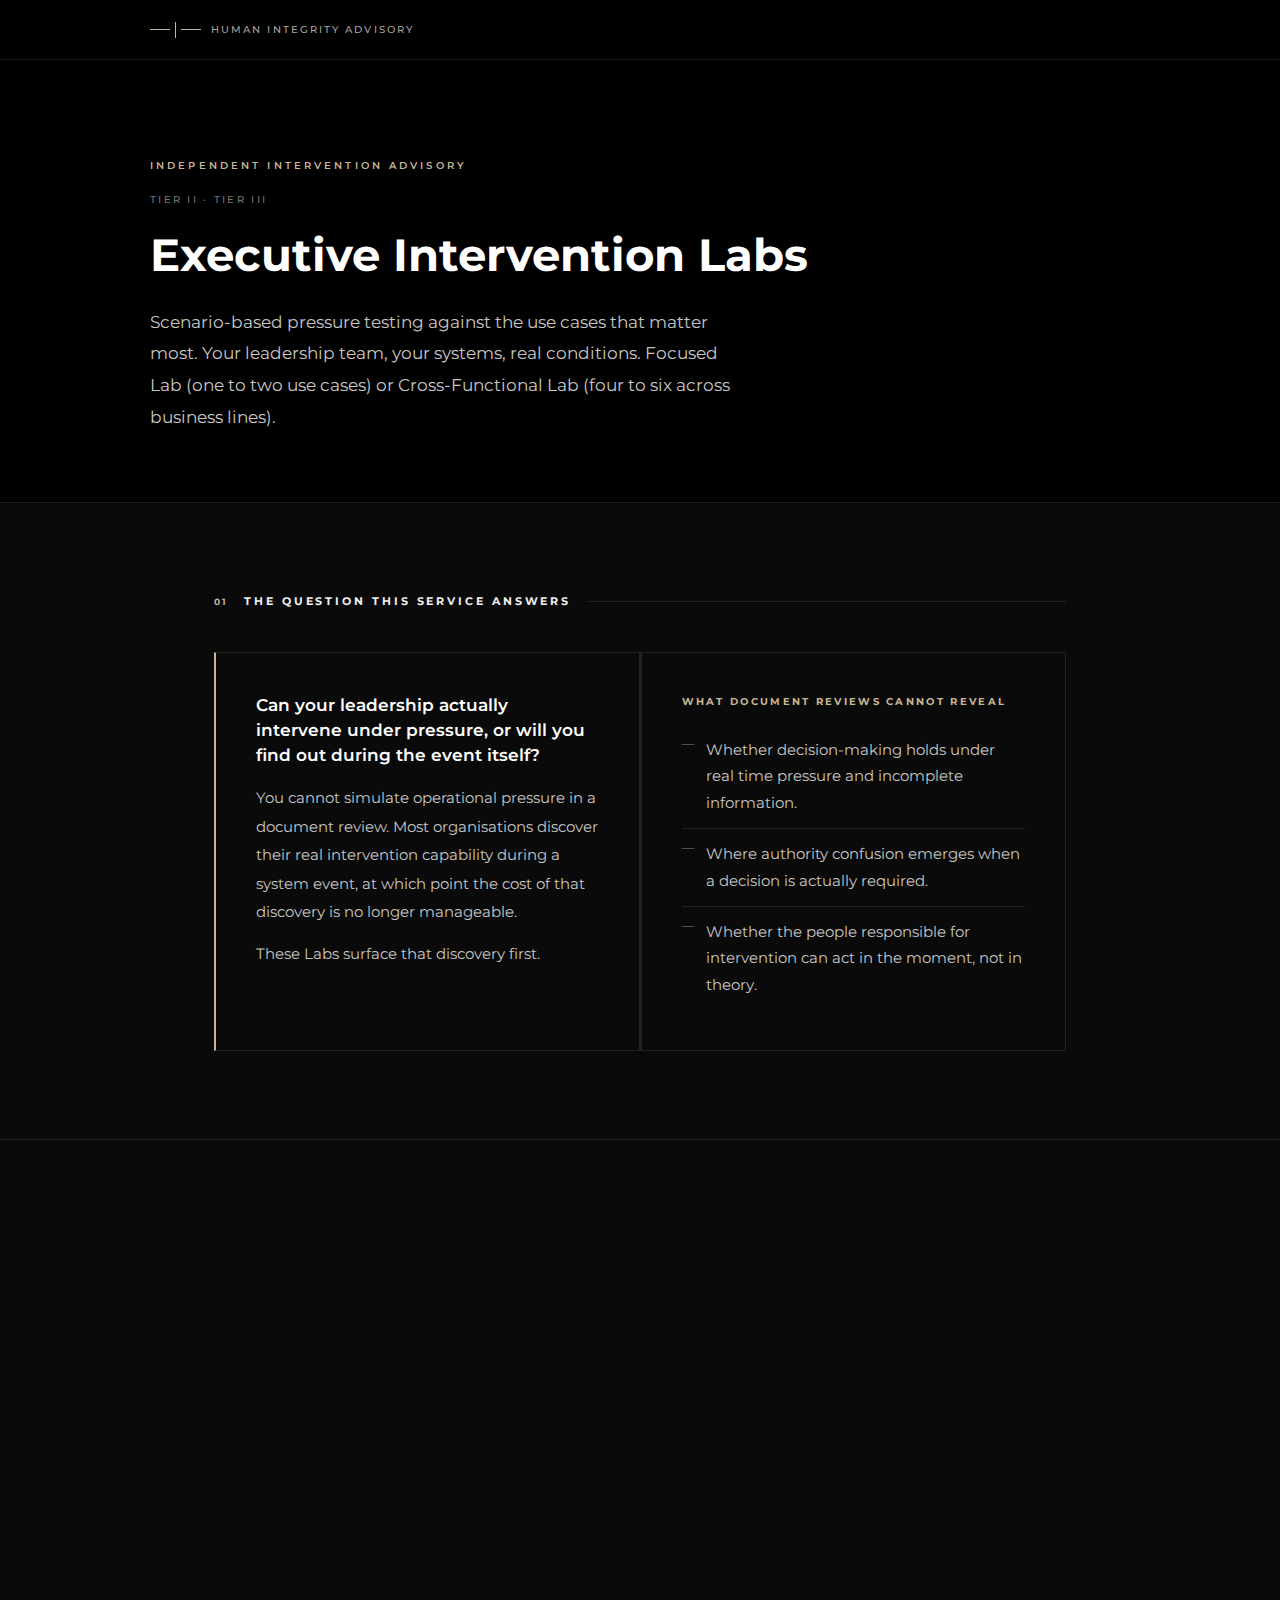
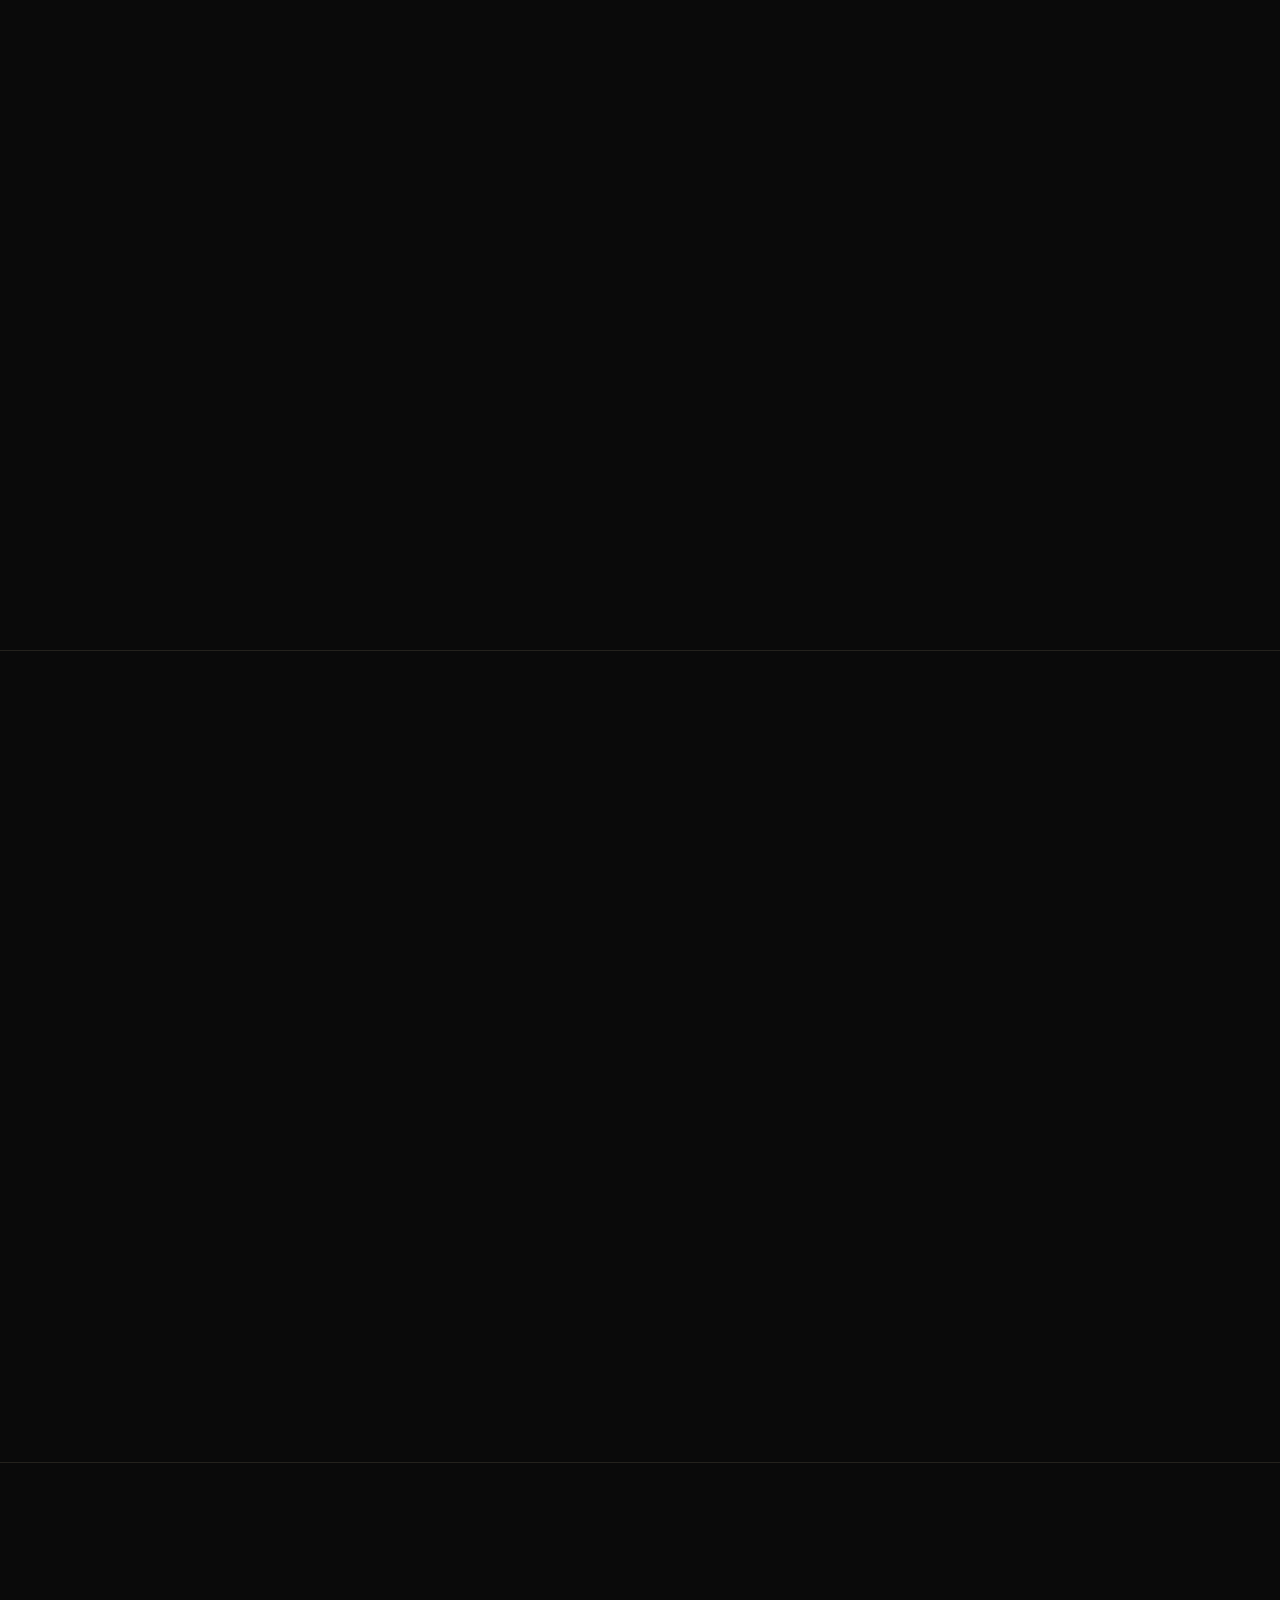
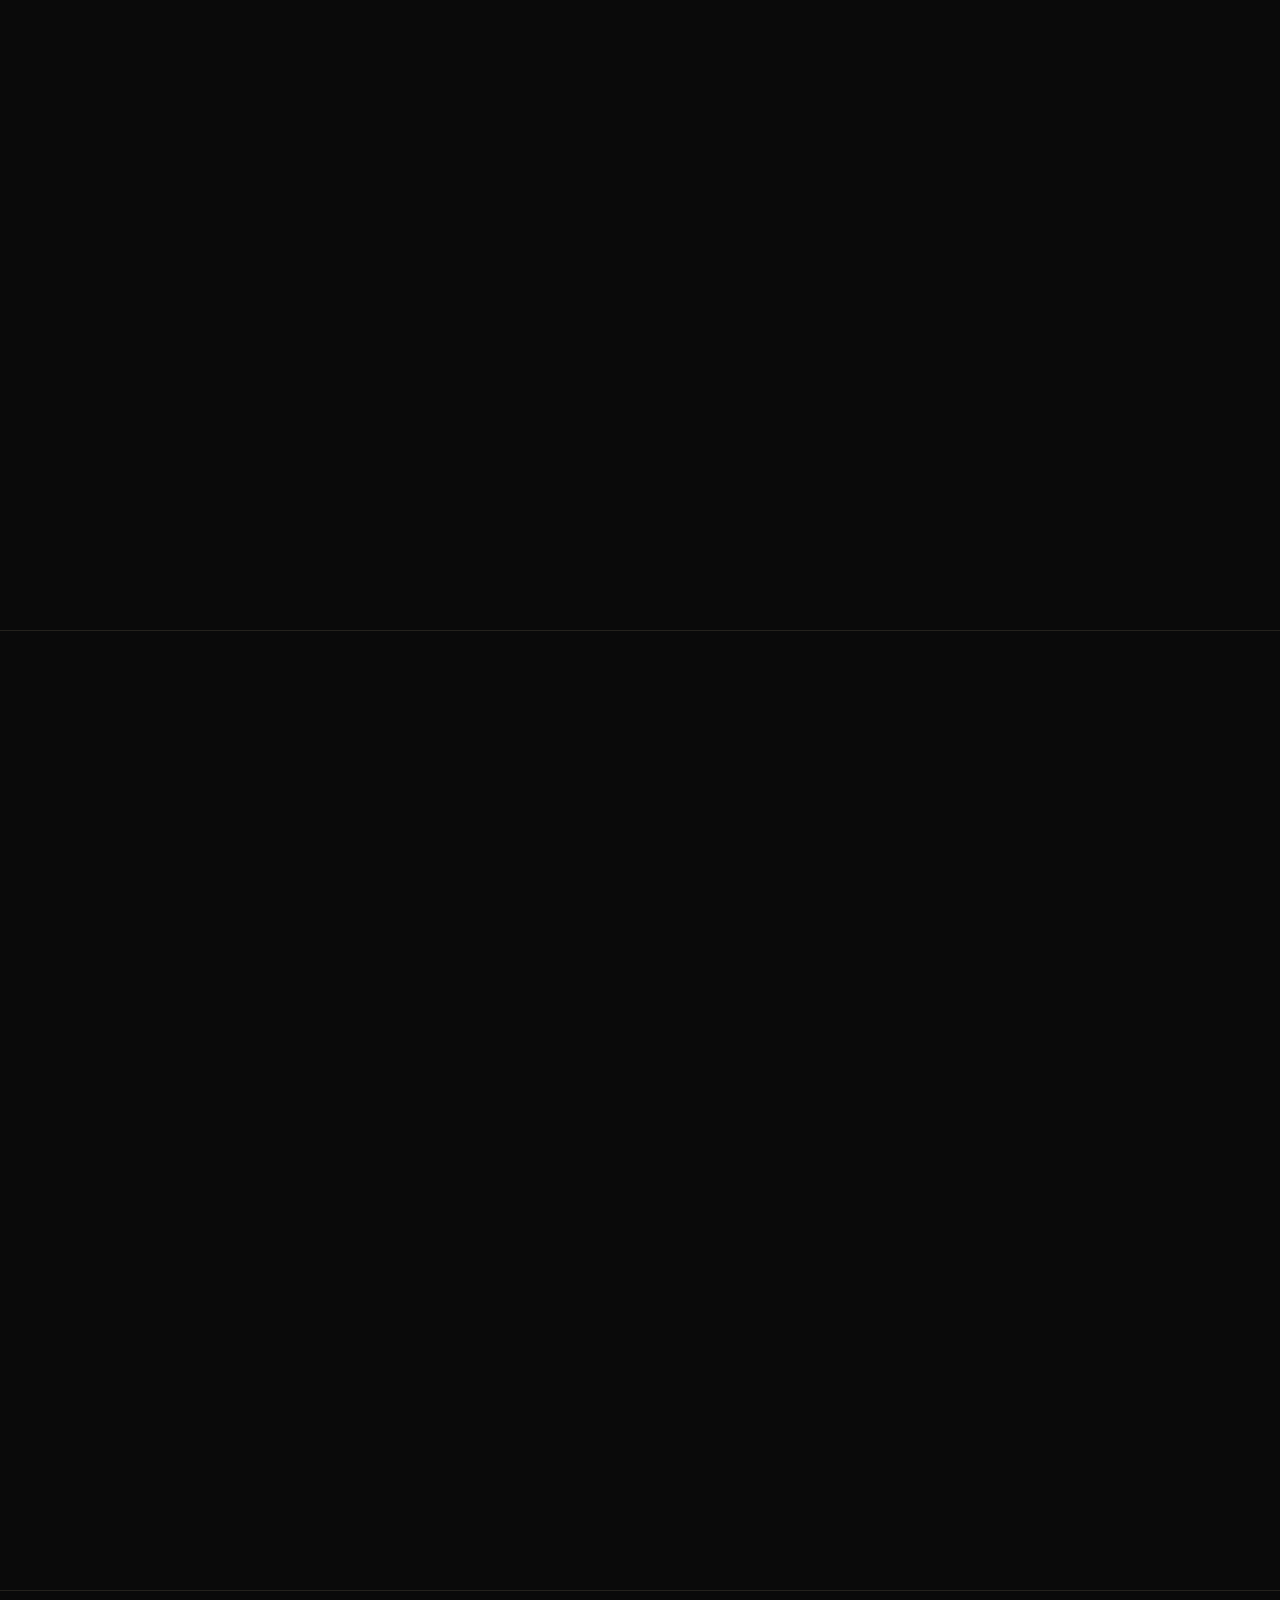
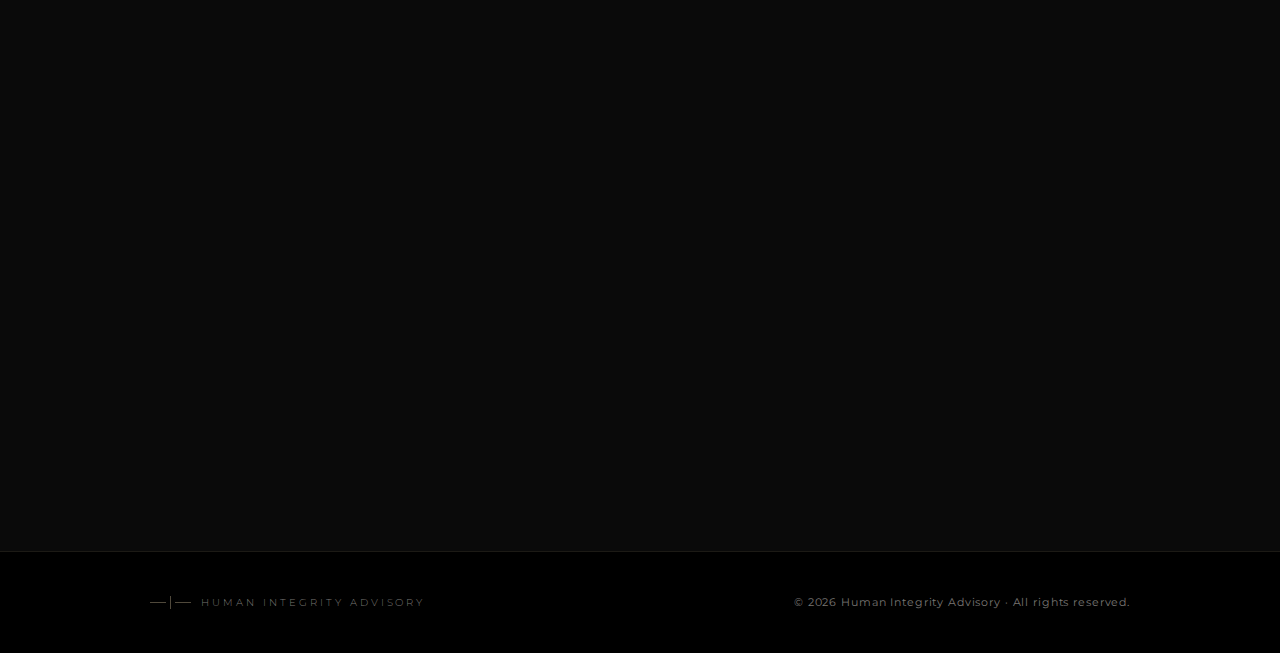
<file: executive-intervention-labs.html>
<!DOCTYPE html>
<html lang="en-GB">
<head>
<meta charset="utf-8">
<meta name="viewport" content="width=device-width, initial-scale=1">
<title>Executive Intervention Labs | Human Integrity Advisory</title>
<meta name="description" content="Facilitated scenario-based work designed to expose genuine gaps in AI intervention capability through realistic scenarios under time pressure.">

<!-- Open Graph -->
<meta property="og:title" content="Executive Intervention Labs | Human Integrity Advisory">
<meta property="og:description" content="Facilitated scenario-based work designed to expose genuine gaps in AI intervention capability through realistic scenarios under time pressure.">
<meta property="og:type" content="website">
<meta property="og:url" content="https://www.hia.io/executive-intervention-labs.html">
<meta property="og:site_name" content="Human Integrity Advisory">

<!-- Twitter Card -->
<meta name="twitter:card" content="summary">
<meta name="twitter:title" content="Executive Intervention Labs | Human Integrity Advisory">
<meta name="twitter:description" content="Facilitated scenario-based work designed to expose genuine gaps in AI intervention capability through realistic scenarios under time pressure.">

<!-- JSON-LD -->
<script type="application/ld+json">
{
  "@context": "https://schema.org",
  "@type": "Service",
  "name": "Executive Intervention Labs",
  "description": "Facilitated scenario-based work designed to expose genuine gaps in AI intervention capability through realistic scenarios under time pressure.",
  "provider": {
    "@type": "Organization",
    "name": "Human Integrity Advisory",
    "url": "https://www.hia.io"
  },
  "serviceType": "Intervention Capability Advisory"
}
</script>

<link rel="preconnect" href="https://fonts.googleapis.com">
<link rel="preconnect" href="https://fonts.gstatic.com" crossorigin>
<link href="https://fonts.googleapis.com/css2?family=Montserrat:wght@300;400;500;600;700;800&display=swap" rel="stylesheet">
<style>
*, *::before, *::after { box-sizing: border-box; margin: 0; padding: 0; }
img, svg, video, iframe, embed { max-width: 100%; }
:root {
  --black:      #000000;
  --bg:         #0a0a0a;
  --surface:    #141414;
  --surface2:   #1c1c1c;
  --white:      #ffffff;
  --gold:       #C9B694;
  --gold-dim:   rgba(201,182,148,0.40);
  --gold-faint: rgba(201,182,148,0.08);
  --border:     rgba(201,182,148,0.14);
  --border-mid: rgba(201,182,148,0.30);
  --border-str: rgba(201,182,148,0.58);
  --text:       #f0f0f0;
  --text-body:  #c8c6c4;
  --text-sub:   #a8a5a2;
  --text-faint: #797673;
  --page-max:   980px;
  --pad-x:      clamp(20px, 5vw, 64px);
  --pad-s:      clamp(52px, 7vw, 88px);
}
html { scroll-behavior: smooth; }
body { font-family: 'Montserrat', sans-serif; background: var(--bg); color: var(--text-body); font-size: 0.96rem; line-height: 1.85; -webkit-font-smoothing: antialiased; overflow-x: hidden; }
a { color: inherit; text-decoration: none; }
img { max-width: 100%; display: block; }
p { font-size: 0.96rem; line-height: 1.85; color: var(--text-body); }
p + p { margin-top: 14px; }
.page-wrap { max-width: var(--page-max); margin: 0 auto; padding: 0 var(--pad-x); }
section { padding: var(--pad-s) 0; border-bottom: 1px solid var(--border); }
section:last-of-type { border-bottom: none; }
.site-header { background: var(--black); border-bottom: 1px solid var(--border); padding: 20px var(--pad-x); }
.site-header-inner { max-width: var(--page-max); margin: 0 auto; display: flex; align-items: center; gap: 10px; }
.hdr-icon { display: flex; align-items: center; gap: 5px; }
.hdr-line   { display: block; width: 20px; height: 1px; background: var(--gold); }
.hdr-stroke { display: block; width: 1px; height: 16px; background: var(--gold); }
.hdr-wordmark { font-size: 0.65rem; font-weight: 500; letter-spacing: 0.20em; text-transform: uppercase; color: var(--text-sub); }
.page-hero { background: var(--black); padding: clamp(56px, 8vw, 96px) var(--pad-x) clamp(44px, 6vw, 68px); border-bottom: 1px solid var(--border); }
.page-hero-inner { max-width: var(--page-max); margin: 0 auto; }
.page-eyebrow { font-size: 0.65rem; font-weight: 600; letter-spacing: 0.30em; text-transform: uppercase; color: var(--gold); margin-bottom: 10px; }
.page-service-type { font-size: 0.65rem; font-weight: 500; letter-spacing: 0.22em; text-transform: uppercase; color: var(--text-faint); margin-bottom: 20px; }
.page-h1 { font-size: clamp(1.6rem, 4vw, 2.8rem); font-weight: 700; color: var(--white); line-height: 1.2; margin-bottom: 24px; }
.page-lede { font-size: clamp(0.95rem, 2vw, 1.05rem); line-height: 1.9; color: var(--text-body); max-width: 580px; }
.section-hd { display: flex; align-items: center; gap: 16px; margin-bottom: 40px; }
.section-num { font-size: 0.58rem; font-weight: 700; letter-spacing: 0.22em; text-transform: uppercase; color: var(--gold); flex-shrink: 0; }
.section-label { font-size: 0.7rem; font-weight: 700; letter-spacing: 0.26em; text-transform: uppercase; color: var(--text); }
.section-rule { flex: 1; height: 1px; background: var(--border); }
.block { background: var(--surface); border: 1px solid var(--border); padding: clamp(24px, 4vw, 40px); }
.block-accent { border-left: 2px solid var(--gold); }
.block-note { border-left: 2px solid var(--gold-dim); background: var(--gold-faint); padding: 16px 22px; font-size: 0.88rem; color: var(--text-body); line-height: 1.75; }
.grid-2 { display: grid; grid-template-columns: 1fr 1fr; gap: 1px; background: var(--border); }
.grid-2 > * { background: var(--bg); }
.dash-list { list-style: none; }
.dash-list li { padding: 12px 0 12px 24px; position: relative; border-bottom: 1px solid var(--border); font-size: 0.92rem; color: var(--text-body); line-height: 1.8; }
.dash-list li:last-child { border-bottom: none; }
.dash-list li::before { content: ''; position: absolute; left: 0; top: 1.3em; width: 12px; height: 1px; background: var(--gold-dim); }
.offer { border: 1px solid var(--border); background: var(--surface); margin-bottom: 20px; }
.offer-head { padding: clamp(20px, 4vw, 32px); border-bottom: 1px solid var(--border); display: flex; align-items: flex-start; gap: 20px; }
.offer-num  { font-size: 0.58rem; font-weight: 700; letter-spacing: 0.22em; color: var(--gold); flex-shrink: 0; padding-top: 3px; }
.offer-meta { flex: 1; }
.offer-name { font-size: clamp(1rem, 2.2vw, 1.2rem); font-weight: 600; color: var(--white); line-height: 1.35; margin-bottom: 10px; }
.offer-summary { font-size: 0.92rem; color: var(--text-body); line-height: 1.85; max-width: 620px; }
.offer-cols { display: grid; grid-template-columns: repeat(3, 1fr); gap: 1px; background: var(--border); }
.offer-col  { background: var(--bg); padding: 20px 24px; }
.offer-col-label { font-size: 0.6rem; font-weight: 700; letter-spacing: 0.24em; text-transform: uppercase; color: var(--gold); margin-bottom: 12px; }
.offer-col ul { list-style: none; display: flex; flex-direction: column; gap: 8px; }
.offer-col ul li { font-size: 0.88rem; color: var(--text-body); line-height: 1.65; padding-left: 16px; position: relative; }
.offer-col ul li::before { content: ''; position: absolute; left: 0; top: 0.72em; width: 8px; height: 1px; background: var(--gold-dim); }
.offer-foot { padding: 14px clamp(20px, 4vw, 32px); display: flex; align-items: center; justify-content: space-between; gap: 16px; background: var(--surface2); flex-wrap: wrap; }
.offer-solves { font-size: 0.85rem; color: var(--text-sub); font-style: italic; line-height: 1.65; }
.badge { display: inline-block; font-size: 0.58rem; font-weight: 700; letter-spacing: 0.24em; text-transform: uppercase; color: var(--text-sub); border: 1px solid var(--border-mid); padding: 4px 10px; }
.btn-gold { display: inline-flex; align-items: center; justify-content: center; background: var(--gold); color: #000; font-family: 'Montserrat', sans-serif; font-size: 0.7rem; font-weight: 700; letter-spacing: 0.20em; text-transform: uppercase; padding: 12px 28px; min-height: 44px; border: none; cursor: pointer; border-radius: 0; transition: opacity 0.2s; }
.btn-gold:hover { opacity: 0.85; }
.btn-outline { display: inline-flex; align-items: center; justify-content: center; background: transparent; color: var(--text-sub); font-family: 'Montserrat', sans-serif; font-size: 0.7rem; font-weight: 600; letter-spacing: 0.20em; text-transform: uppercase; padding: 11px 28px; min-height: 44px; border: 1px solid var(--border-mid); cursor: pointer; border-radius: 0; transition: border-color 0.2s, color 0.2s; }
.btn-outline:hover { border-color: var(--gold); color: var(--gold); }
.cta-h2 { font-size: clamp(1.1rem, 2.5vw, 1.5rem); font-weight: 700; color: var(--white); line-height: 1.3; margin-bottom: 16px; }
.cta-body { max-width: 540px; margin-bottom: 24px; font-size: 0.96rem; line-height: 1.9; color: var(--text-body); }
.cta-email-plain { display: block; font-size: 0.78rem; font-weight: 500; letter-spacing: 0.12em; color: var(--gold); margin-bottom: 20px; }
.cta-pair { display: flex; gap: 16px; flex-wrap: wrap; }
.cta-note { margin-top: 24px; font-size: 0.78rem; color: var(--text-faint); font-style: italic; line-height: 1.75; }
.reveal { opacity: 0; transform: translateY(20px); transition: opacity 0.6s ease, transform 0.6s ease; }
.reveal.visible { opacity: 1; transform: none; }
footer { background: var(--black); border-top: 1px solid var(--border); padding: clamp(24px, 3.5vw, 40px) var(--pad-x); }
.footer-inner { max-width: var(--page-max); margin: 0 auto; display: flex; align-items: center; justify-content: space-between; gap: 24px; flex-wrap: wrap; }
.footer-mark { display: flex; align-items: center; gap: 10px; flex-shrink: 0; }
.footer-mark-icon { display: flex; align-items: center; gap: 4px; }
.fm-line   { display: block; width: 16px; height: 1px; background: var(--gold-dim); }
.fm-stroke { display: block; width: 1px; height: 13px; background: var(--gold-dim); }
.footer-mark-text { font-size: 0.62rem; font-weight: 300; letter-spacing: 0.30em; text-transform: uppercase; color: var(--text-faint); }
.footer-copy { font-size: 0.68rem; color: var(--text-faint); letter-spacing: 0.08em; }
@media (max-width: 768px) { .grid-2 { grid-template-columns: 1fr; } .offer-cols { grid-template-columns: 1fr; } .footer-inner { flex-direction: column; align-items: flex-start; } }
@media (max-width: 480px) { .offer-cols { grid-template-columns: 1fr; } .cta-pair { flex-direction: column; } }

</style>
</head>
<body>
<header class="site-header">
  <div class="site-header-inner">
    <div class="hdr-icon">
      <span class="hdr-line"></span>
      <span class="hdr-stroke"></span>
      <span class="hdr-line"></span>
    </div>
    <span class="hdr-wordmark">Human Integrity Advisory</span>
  </div>
</header>
<div class="page-hero">
  <div class="page-hero-inner">
    <p class="page-eyebrow">Independent Intervention Advisory</p>
    <p class="page-service-type">Tier II &middot; Tier III</p>
    <h1 class="page-h1">Executive Intervention Labs</h1>
    <p class="page-lede">Scenario-based pressure testing against the use cases that matter most. Your leadership team, your systems, real conditions. Focused Lab (one to two use cases) or Cross-Functional Lab (four to six across business lines).</p>
  </div>
</div>
<main>

<section>
<div class="page-wrap">
  <div class="section-hd reveal"><span class="section-num">01</span><span class="section-label">The question this service answers</span><div class="section-rule"></div></div>
  <div class="grid-2 reveal">
    <div class="block block-accent">
      <p style="font-size:1.05rem;font-weight:600;color:var(--white);line-height:1.5;margin-bottom:16px;">Can your leadership actually intervene under pressure, or will you find out during the event itself?</p>
      <p>You cannot simulate operational pressure in a document review. Most organisations discover their real intervention capability during a system event, at which point the cost of that discovery is no longer manageable.</p>
      <p>These Labs surface that discovery first.</p>
    </div>
    <div class="block">
      <p style="font-size:0.6rem;font-weight:700;letter-spacing:0.24em;text-transform:uppercase;color:var(--gold);margin-bottom:14px;">What document reviews cannot reveal</p>
      <ul class="dash-list">
        <li>Whether decision-making holds under real time pressure and incomplete information.</li>
        <li>Where authority confusion emerges when a decision is actually required.</li>
        <li>Whether the people responsible for intervention can act in the moment, not in theory.</li>
      </ul>
    </div>
  </div>
</div>
</section>

<section>
<div class="page-wrap">
  <div class="section-hd reveal"><span class="section-num">02</span><span class="section-label">What it is</span><div class="section-rule"></div></div>
  <p class="reveal" style="max-width:660px;margin-bottom:32px;">Structured, facilitated sessions with executive leadership. Scenarios drawn from real system failure patterns, calibrated to your organisation's specific vulnerability profile. Not document reviews. Not hypotheticals. The Focused Lab (Tier II) isolates one to two critical use cases. The Cross-Functional Lab (Tier III) extends across business lines. Both operate under conditions that approximate genuine operational pressure, with the people and authority structures your organisation actually has.</p>
  <div class="offer reveal">
    <div class="offer-head">
      <span class="offer-num">II/III</span>
      <div class="offer-meta">
        <span class="badge" style="display:inline-block;margin-bottom:14px;">Tier II / Tier III</span>
        <p class="offer-name">Focused Lab (Tier II) and Cross-Functional Lab (Tier III)</p>
        <p class="offer-summary">Tier II, the Focused Lab, tests one to two critical use cases in depth. Tier III, the Cross-Functional Lab, extends across four to six use cases spanning multiple business lines. Both are structured to expose genuine inability to act and to leave leadership in a materially stronger position.</p>
      </div>
    </div>
    <div class="offer-cols">
      <div class="offer-col">
        <div class="offer-col-label">What it includes</div>
        <ul>
          <li>Realistic AI system scenarios under time pressure, with incomplete information and real authority constraints.</li>
          <li>Diagnostic of where decision-making breaks down in practice, not in theory.</li>
          <li>Honest account of what would need to change for intervention capability to be reliable.</li>
        </ul>
      </div>
      <div class="offer-col">
        <div class="offer-col-label">What it produces</div>
        <ul>
          <li>Simulation debrief report</li>
          <li>Intervention capability assessment</li>
          <li>Prioritised action list</li>
          <li>Board-level summary</li>
        </ul>
      </div>
      <div class="offer-col">
        <div class="offer-col-label">Engagement scope</div>
        <ul>
          <li>Up to 12 executive participants</li>
          <li>Remote or in-person</li>
          <li>Can stand alone or follow a diagnostic review</li>
          <li>Scoped in writing before work begins</li>
        </ul>
      </div>
    </div>
    <div class="offer-foot">
      <p class="offer-solves">Focus: surface the discovery before the event, not after consequences have compounded.</p>
    </div>
  </div>
</div>
</section>

<section>
<div class="page-wrap">
  <div class="section-hd reveal"><span class="section-num">03</span><span class="section-label">Why it matters</span><div class="section-rule"></div></div>
  <div class="grid-2 reveal" style="margin-bottom:24px;">
    <div class="block">
      <p style="font-size:0.6rem;font-weight:700;letter-spacing:0.24em;text-transform:uppercase;color:var(--gold);margin-bottom:14px;">The problem with untested capability</p>
      <p>Governance frameworks, escalation protocols, and decision authority structures are designed in conditions of relative calm. They are tested in conditions of real urgency, incomplete information, and competing pressures.</p>
      <p>Most organisations have never tested their intervention capability under conditions that approximate real operational pressure. The first test is usually a live system event. That is an expensive way to find out what does not work.</p>
    </div>
    <div class="block">
      <p style="font-size:0.6rem;font-weight:700;letter-spacing:0.24em;text-transform:uppercase;color:var(--gold);margin-bottom:14px;">What these Labs address</p>
      <ul class="dash-list">
        <li>Whether your leadership can make effective decisions when an AI system produces an unexpected output under time pressure.</li>
        <li>Where the specific breakdowns occur: authority confusion, information gaps, unclear escalation, or decision paralysis.</li>
        <li>What would concretely need to change for intervention capability to be reliable.</li>
      </ul>
    </div>
  </div>
  <div class="block-note reveal">Scenarios are drawn from real system failure patterns, not hypotheticals. Participants make decisions under conditions that approximate genuine operational pressure.</div>
</div>
</section>

<section>
<div class="page-wrap">
  <div class="section-hd reveal"><span class="section-num">04</span><span class="section-label">What changes as a result</span><div class="section-rule"></div></div>
  <div class="grid-2 reveal">
    <div class="block">
      <p style="font-size:0.6rem;font-weight:700;letter-spacing:0.24em;text-transform:uppercase;color:var(--gold);margin-bottom:14px;">After the Labs</p>
      <ul class="dash-list">
        <li>Participants have direct, experience-based understanding of where decision-making fails under pressure, not a theoretical account of where it should hold.</li>
        <li>The specific gaps in intervention capability are visible and named, not inferred from documentation.</li>
        <li>A concrete account of what would need to change, in priority order, for capability to be reliable.</li>
        <li>Leadership is in a materially stronger position than before the session.</li>
      </ul>
    </div>
    <div class="block" style="display:flex;flex-direction:column;gap:18px;">
      <div>
        <p style="font-size:0.6rem;font-weight:700;letter-spacing:0.24em;text-transform:uppercase;color:var(--text-sub);margin-bottom:8px;">How the Labs work</p>
        <p style="font-size:0.9rem;color:var(--text-body);line-height:1.8;">Sessions are designed around your organisation's specific systems and authority structures, not generic scenarios. The objective is not to identify failure for its own sake but to leave participants with a clear, actionable understanding of what needs to change.</p>
      </div>
      <div style="border-top:1px solid var(--border);padding-top:18px;">
        <p style="font-size:0.6rem;font-weight:700;letter-spacing:0.24em;text-transform:uppercase;color:var(--text-sub);margin-bottom:8px;">Standalone or combined</p>
        <p style="font-size:0.9rem;color:var(--text-body);line-height:1.8;">Executive Intervention Labs can stand alone or follow an Executive Exposure Assessment (Tier I). Where both are engaged, the assessment informs the scenario design, making the Labs more precise.</p>
      </div>
    </div>
  </div>
</div>
</section>

<section>
<div class="page-wrap">
  <div class="section-hd reveal"><span class="section-num">05</span><span class="section-label">A sharper starting point</span><div class="section-rule"></div></div>

  <div class="grid-2 reveal" style="margin-bottom:28px;">
    <div class="block block-accent">
      <p style="font-size:0.6rem;font-weight:700;letter-spacing:0.24em;text-transform:uppercase;color:var(--gold);margin-bottom:14px;">AGDA</p>
      <p style="font-size:1.05rem;font-weight:600;color:var(--white);line-height:1.5;margin-bottom:16px;">Know where the vulnerabilities already sit before a single scenario is run.</p>
      <p>AGDA is HIA's proprietary diagnostic architecture for assessing intervention viability. It maps the escalation chain, decision authority, override capacity, and human escalation behaviour as they actually exist in your organisation, not as they are assumed to function.</p>
      <p>When AGDA is deployed before the Labs, it does not replace the scenario work. It sharpens it. Scenarios are calibrated to your organisation's actual vulnerability profile. The debrief is anchored to diagnostic evidence, not impressions gathered in the room.</p>
    </div>
    <div class="block">
      <p style="font-size:0.6rem;font-weight:700;letter-spacing:0.24em;text-transform:uppercase;color:var(--gold);margin-bottom:14px;">What AGDA adds to the Labs</p>
      <ul class="dash-list">
        <li>Scenario design can be calibrated to your organisation's specific vulnerability profile rather than a generic template.</li>
        <li>The post-session debrief is anchored to real diagnostic data, not impressions gathered in the room.</li>
        <li>Participants arrive with a clearer account of where they already know the gaps are, which changes the quality of engagement under pressure.</li>
        <li>The combined output (vulnerability map plus capability test) produces a fuller picture than either engagement produces alone.</li>
      </ul>
    </div>
  </div>

  <div class="block-note reveal">AGDA is the same diagnostic architecture used in HIA's Executive Exposure Assessments. When deployed before the Labs, it ensures the scenario work is grounded in your organisation's actual intervention landscape. To integrate AGDA into a Labs engagement, indicate this in your initial enquiry.</div>
</div>
</section>

<section style="border-bottom:none;">
<div class="page-wrap">
  <div class="section-hd reveal"><span class="section-num">06</span><span class="section-label">Request a discovery call</span><div class="section-rule"></div></div>
  <div class="reveal">
    <h2 class="cta-h2">The question is not whether your team should be able to intervene. It is whether they can.</h2>
    <p class="cta-body">A discovery call to understand your situation, identify the use cases that carry the highest intervention risk, and determine whether a Focused or Cross-Functional Lab is the right next step.</p>
    <span class="cta-email-plain">advisory@hia.io</span>
    <div class="cta-pair">
      <a href="mailto:advisory@hia.io" class="btn-gold">Send an enquiry</a>
      <a href="contact.html" class="btn-outline">Use the contact form</a>
    </div>
    <p class="cta-note">All correspondence is treated as private and off record unless explicitly agreed otherwise in writing.</p>
  </div>
</div>
</section>

</main>
<footer>
  <div class="footer-inner">
    <div class="footer-mark">
      <div class="footer-mark-icon">
        <span class="fm-line"></span>
        <span class="fm-stroke"></span>
        <span class="fm-line"></span>
      </div>
      <span class="footer-mark-text">Human Integrity Advisory</span>
    </div>
    <span class="footer-copy">&copy;&nbsp;2026 Human Integrity Advisory &middot; All rights reserved.</span>
  </div>
</footer>

<script>
(function () {
  'use strict';
  var els = document.querySelectorAll('.reveal');
  if ('IntersectionObserver' in window) {
    var rio = new IntersectionObserver(function (entries) {
      entries.forEach(function (e) {
        if (e.isIntersecting) { e.target.classList.add('visible'); rio.unobserve(e.target); }
      });
    }, { threshold: 0.07, rootMargin: '0px 0px -40px 0px' });
    els.forEach(function (el) { rio.observe(el); });
  } else {
    els.forEach(function (el) { el.classList.add('visible'); });
  }
}());
</script>
</body>
</html>
</file>
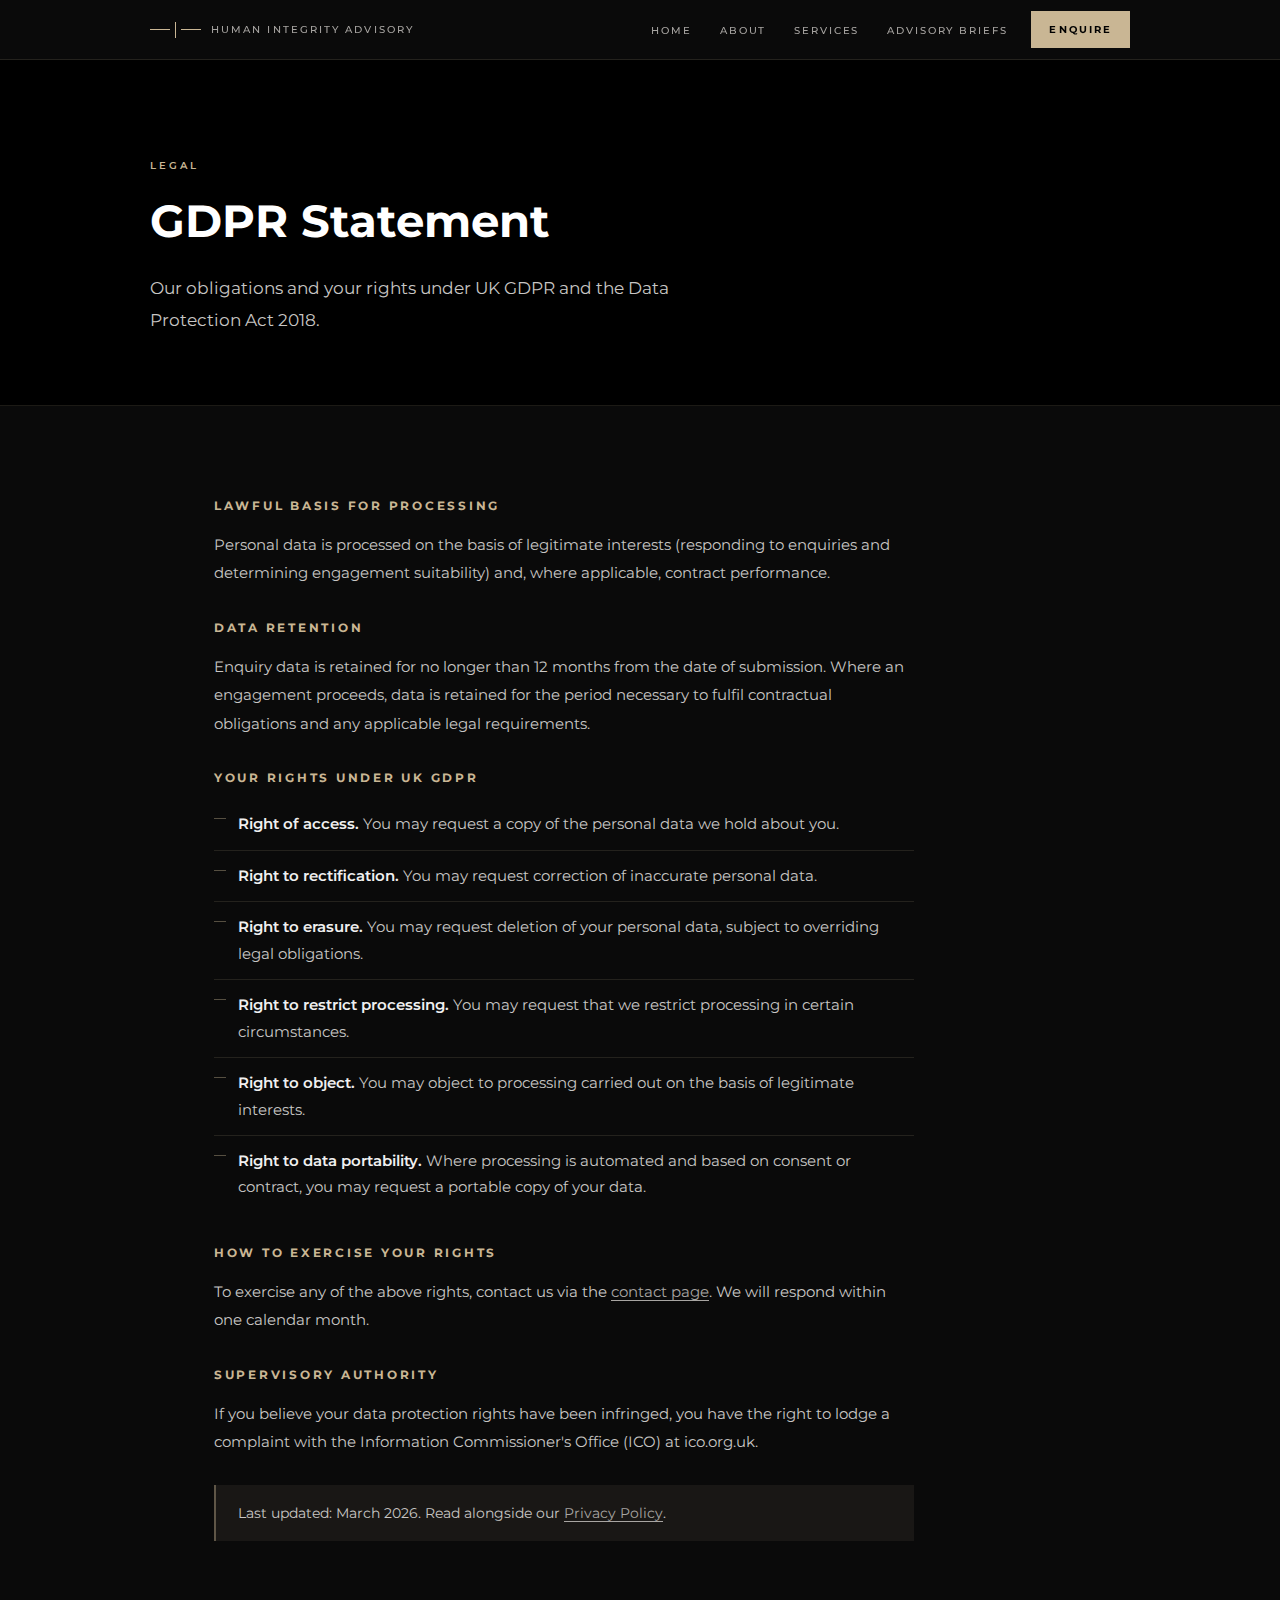
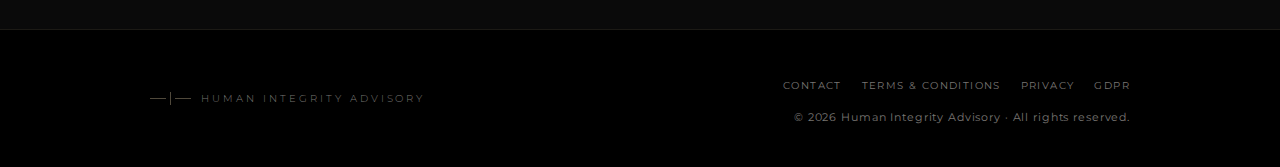
<file: gdpr.html>
<!DOCTYPE html>
<html lang="en-GB">
<head>
<meta charset="utf-8"><meta name="viewport" content="width=device-width, initial-scale=1">
<title>GDPR Statement | Human Integrity Advisory</title>
<meta name="description" content="Human Integrity Advisory GDPR compliance statement, lawful basis for processing, and data subject rights under UK GDPR.">
<meta name="robots" content="noindex, nofollow">
<link rel="canonical" href="https://jamessaint.github.io/Human-Integrity-Advisory/gdpr.html">
<meta name="theme-color" content="#0a0a0a"><meta name="color-scheme" content="dark">
<link rel="icon" href="assets/icons/favicon.ico" sizes="any">
<link rel="preconnect" href="https://fonts.googleapis.com"><link rel="preconnect" href="https://fonts.gstatic.com" crossorigin>
<link href="https://fonts.googleapis.com/css2?family=Montserrat:wght@300;400;500;600;700;800&display=swap" rel="stylesheet">
<link rel="stylesheet" href="hia.css">
</head>
<body>
<nav class="nav" aria-label="Primary navigation">
 <div class="nav-inner">
 <a href="index.html" class="nav-mark" aria-label="Human Integrity Advisory home">
 <div class="nav-mark-icon"><div class="nm-line"></div><div class="nm-stroke"></div><div class="nm-line"></div></div>
 <span class="nav-mark-text">Human Integrity Advisory</span>
 </a>
 <ul class="nav-links" role="list">
 <li><a href="index.html">Home</a></li>
 <li><a href="about.html">About</a></li>
 <li><a href="services.html">Services</a></li>
 <li><a href="advisory-briefs.html">Advisory Briefs</a></li>
 </ul>
 <a href="contact.html" class="nav-enquire">Enquire</a>
 <button class="nav-hamburger" id="hamburger" aria-expanded="false" aria-label="Open navigation">
 <span></span><span></span><span></span>
 </button>
 </div>
</nav>
<div class="nav-mobile" id="mobile-nav" aria-hidden="true">
 <ul role="list">
 <li><a href="index.html">Home</a></li>
 <li><a href="about.html">About</a></li>
 <li><a href="services.html">Services</a></li>
 <li><a href="advisory-briefs.html">Advisory Briefs</a></li>
 <li><a href="contact.html">Contact</a></li>
 </ul>
 <a href="contact.html" class="nav-mobile-cta">Request a discovery call</a>
</div>
<header class="page-hero"><div class="page-hero-inner"><p class="page-eyebrow">Legal</p><h1 class="page-h1">GDPR Statement</h1><p class="page-lede">Our obligations and your rights under UK GDPR and the Data Protection Act 2018.</p></div></header>
<main><section style="border-bottom:none;"><div class="page-wrap"><div style="max-width:700px;display:flex;flex-direction:column;gap:28px;">
  <div><p style="font-size:0.78rem;font-weight:700;letter-spacing:0.22em;text-transform:uppercase;color:var(--gold);margin-bottom:10px;">Lawful basis for processing</p><p>Personal data is processed on the basis of legitimate interests (responding to enquiries and determining engagement suitability) and, where applicable, contract performance.</p></div>
  <div><p style="font-size:0.78rem;font-weight:700;letter-spacing:0.22em;text-transform:uppercase;color:var(--gold);margin-bottom:10px;">Data retention</p><p>Enquiry data is retained for no longer than 12 months from the date of submission. Where an engagement proceeds, data is retained for the period necessary to fulfil contractual obligations and any applicable legal requirements.</p></div>
  <div><p style="font-size:0.78rem;font-weight:700;letter-spacing:0.22em;text-transform:uppercase;color:var(--gold);margin-bottom:10px;">Your rights under UK GDPR</p>
    <ul class="dash-list">
      <li><strong style="color:var(--text);font-weight:600;">Right of access.</strong> You may request a copy of the personal data we hold about you.</li>
      <li><strong style="color:var(--text);font-weight:600;">Right to rectification.</strong> You may request correction of inaccurate personal data.</li>
      <li><strong style="color:var(--text);font-weight:600;">Right to erasure.</strong> You may request deletion of your personal data, subject to overriding legal obligations.</li>
      <li><strong style="color:var(--text);font-weight:600;">Right to restrict processing.</strong> You may request that we restrict processing in certain circumstances.</li>
      <li><strong style="color:var(--text);font-weight:600;">Right to object.</strong> You may object to processing carried out on the basis of legitimate interests.</li>
      <li><strong style="color:var(--text);font-weight:600;">Right to data portability.</strong> Where processing is automated and based on consent or contract, you may request a portable copy of your data.</li>
    </ul>
  </div>
  <div><p style="font-size:0.78rem;font-weight:700;letter-spacing:0.22em;text-transform:uppercase;color:var(--gold);margin-bottom:10px;">How to exercise your rights</p><p>To exercise any of the above rights, contact us via the <a href="contact.html" style="color:var(--text-sub);text-decoration:underline;text-underline-offset:3px;">contact page</a>. We will respond within one calendar month.</p></div>
  <div><p style="font-size:0.78rem;font-weight:700;letter-spacing:0.22em;text-transform:uppercase;color:var(--gold);margin-bottom:10px;">Supervisory authority</p><p>If you believe your data protection rights have been infringed, you have the right to lodge a complaint with the Information Commissioner's Office (ICO) at ico.org.uk.</p></div>
  <div class="block-note">Last updated: March 2026. Read alongside our <a href="privacy.html" style="color:var(--text-sub);text-decoration:underline;text-underline-offset:3px;">Privacy Policy</a>.</div>
</div></div></section></main>
<footer>
  <div class="footer-inner">
    <div class="footer-mark">
      <div class="footer-mark-icon"><div class="fm-line"></div><div class="fm-stroke"></div><div class="fm-line"></div></div>
      <span class="footer-mark-text">Human Integrity Advisory</span>
    </div>
    <div class="footer-right">
      <ul class="footer-links" role="list">
        <li><a href="contact.html">Contact</a></li>
        <li><a href="terms.html">Terms &amp; Conditions</a></li>
        <li><a href="privacy.html">Privacy</a></li>
        <li><a href="gdpr.html">GDPR</a></li>
      </ul>
      <span class="footer-copy">&copy;&nbsp;2026 Human Integrity Advisory &middot; All rights reserved.</span>
    </div>
  </div>
</footer>
<script src="hia.js"></script>
</body></html>
</file>
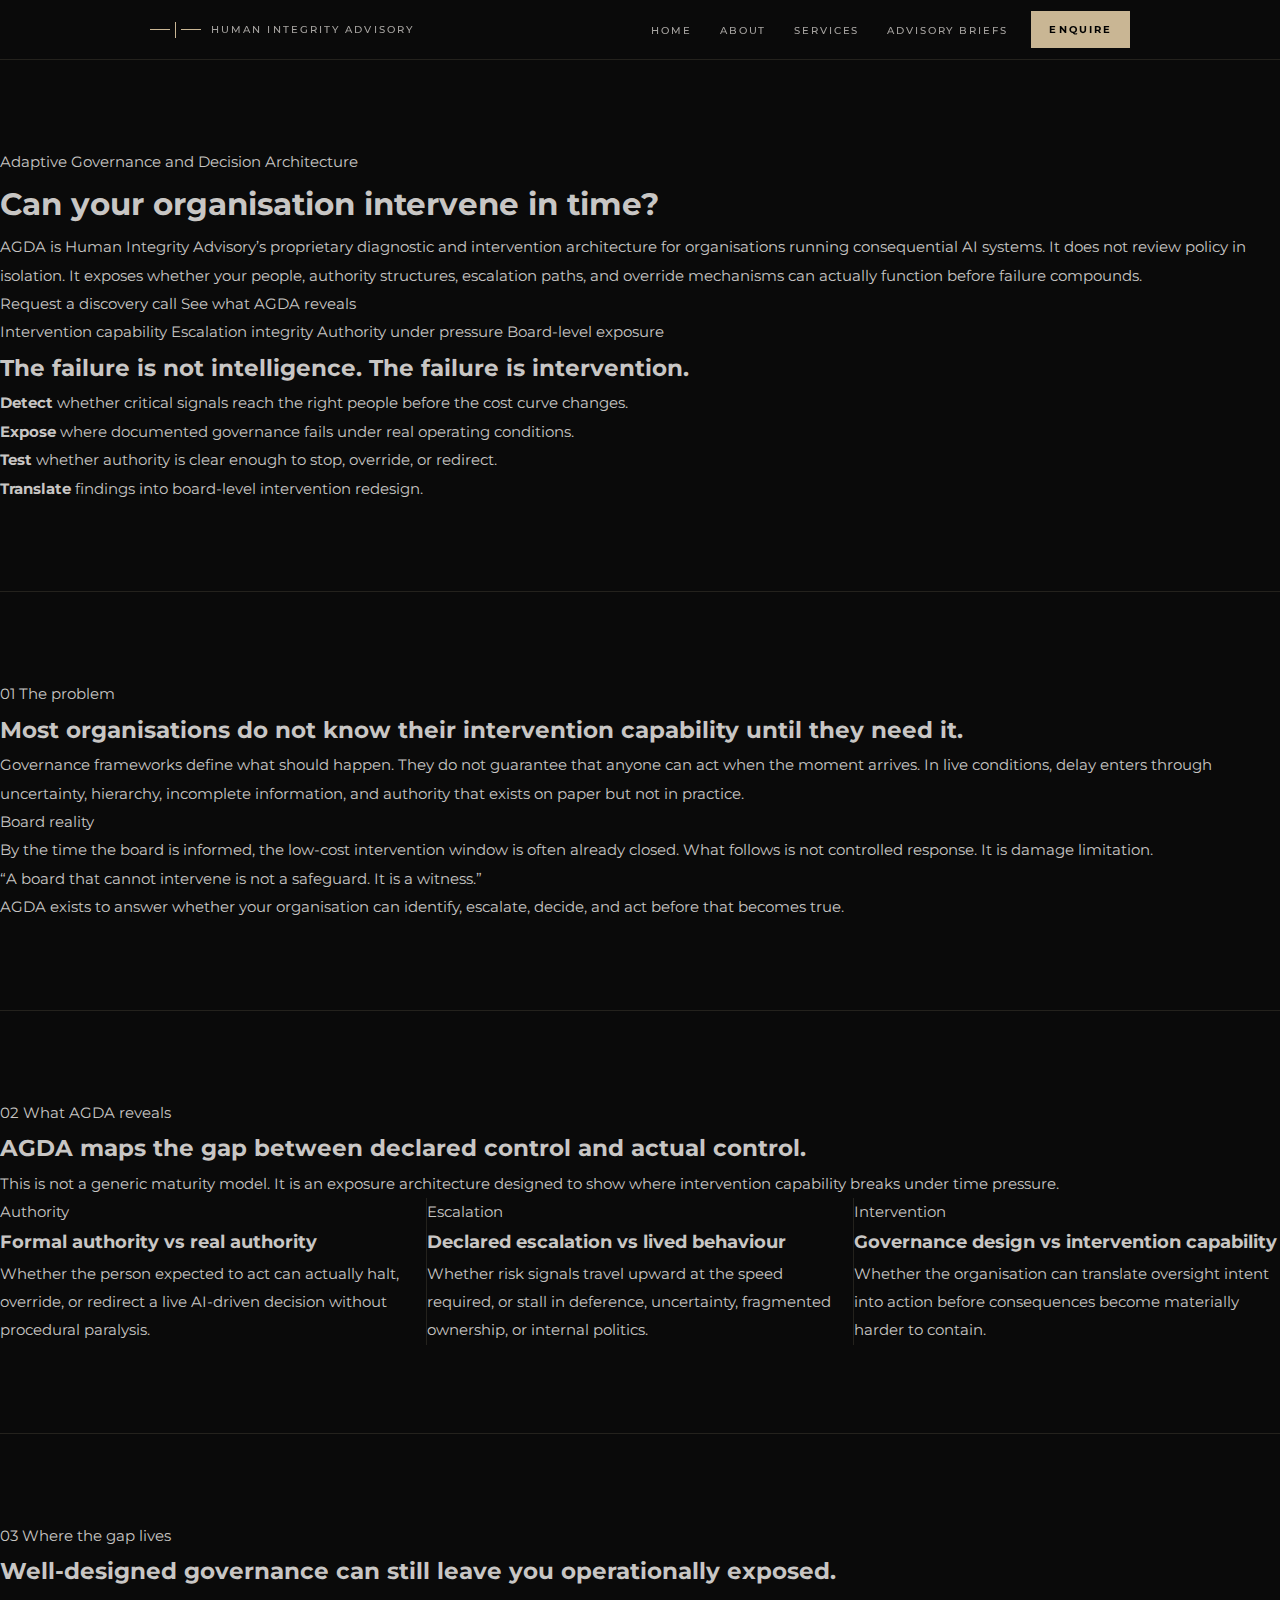
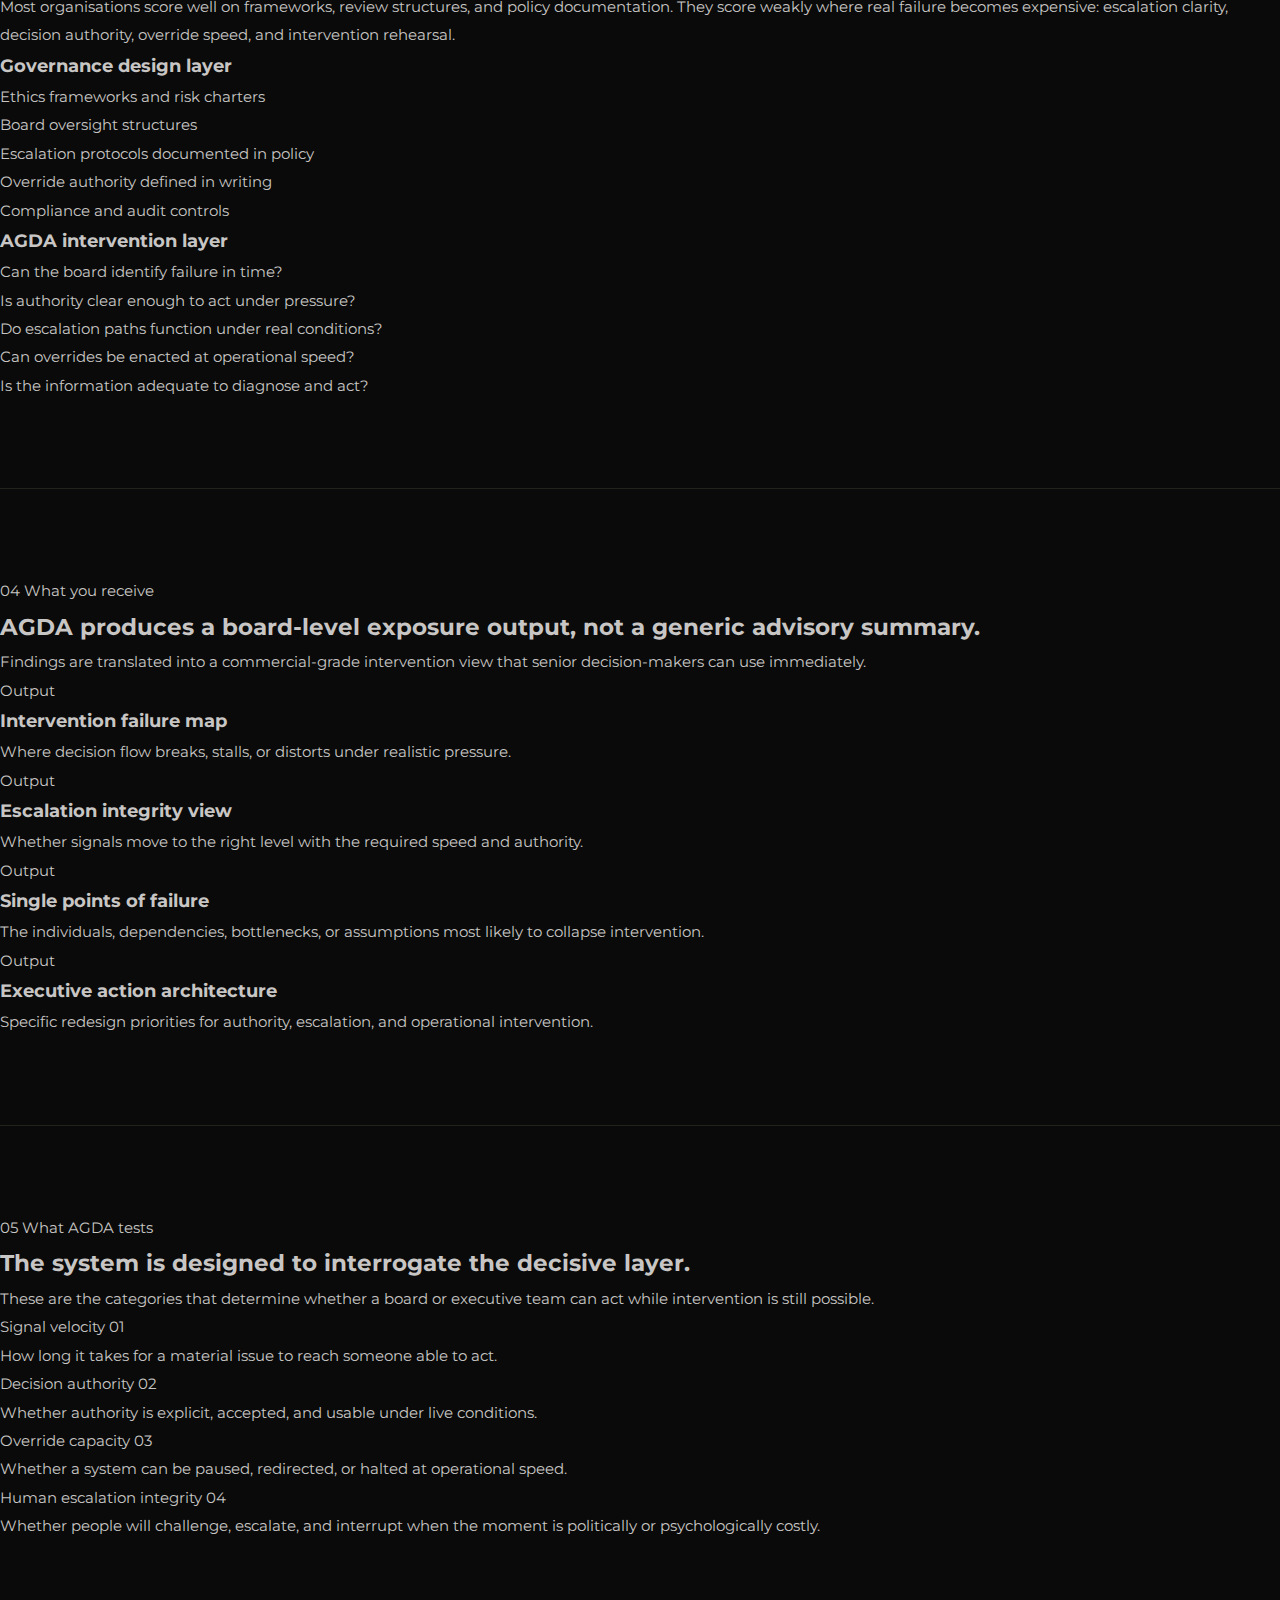
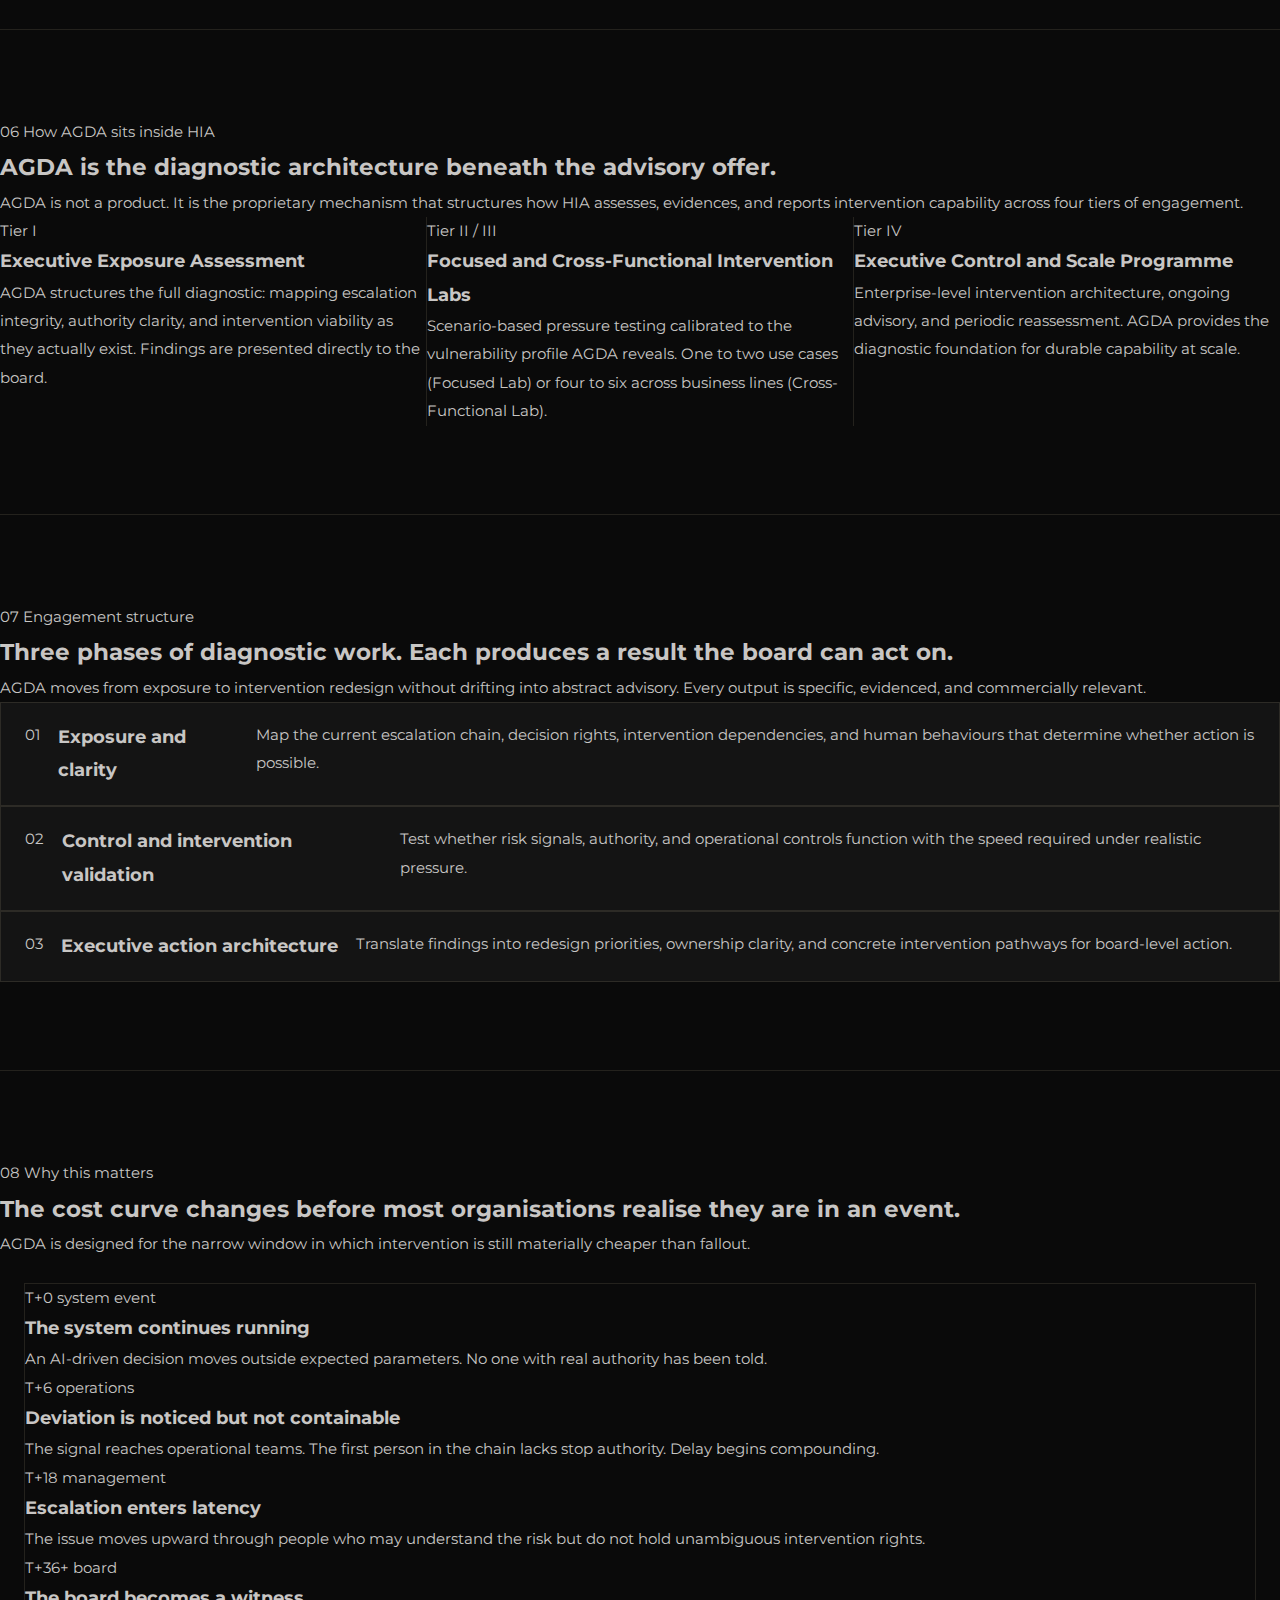
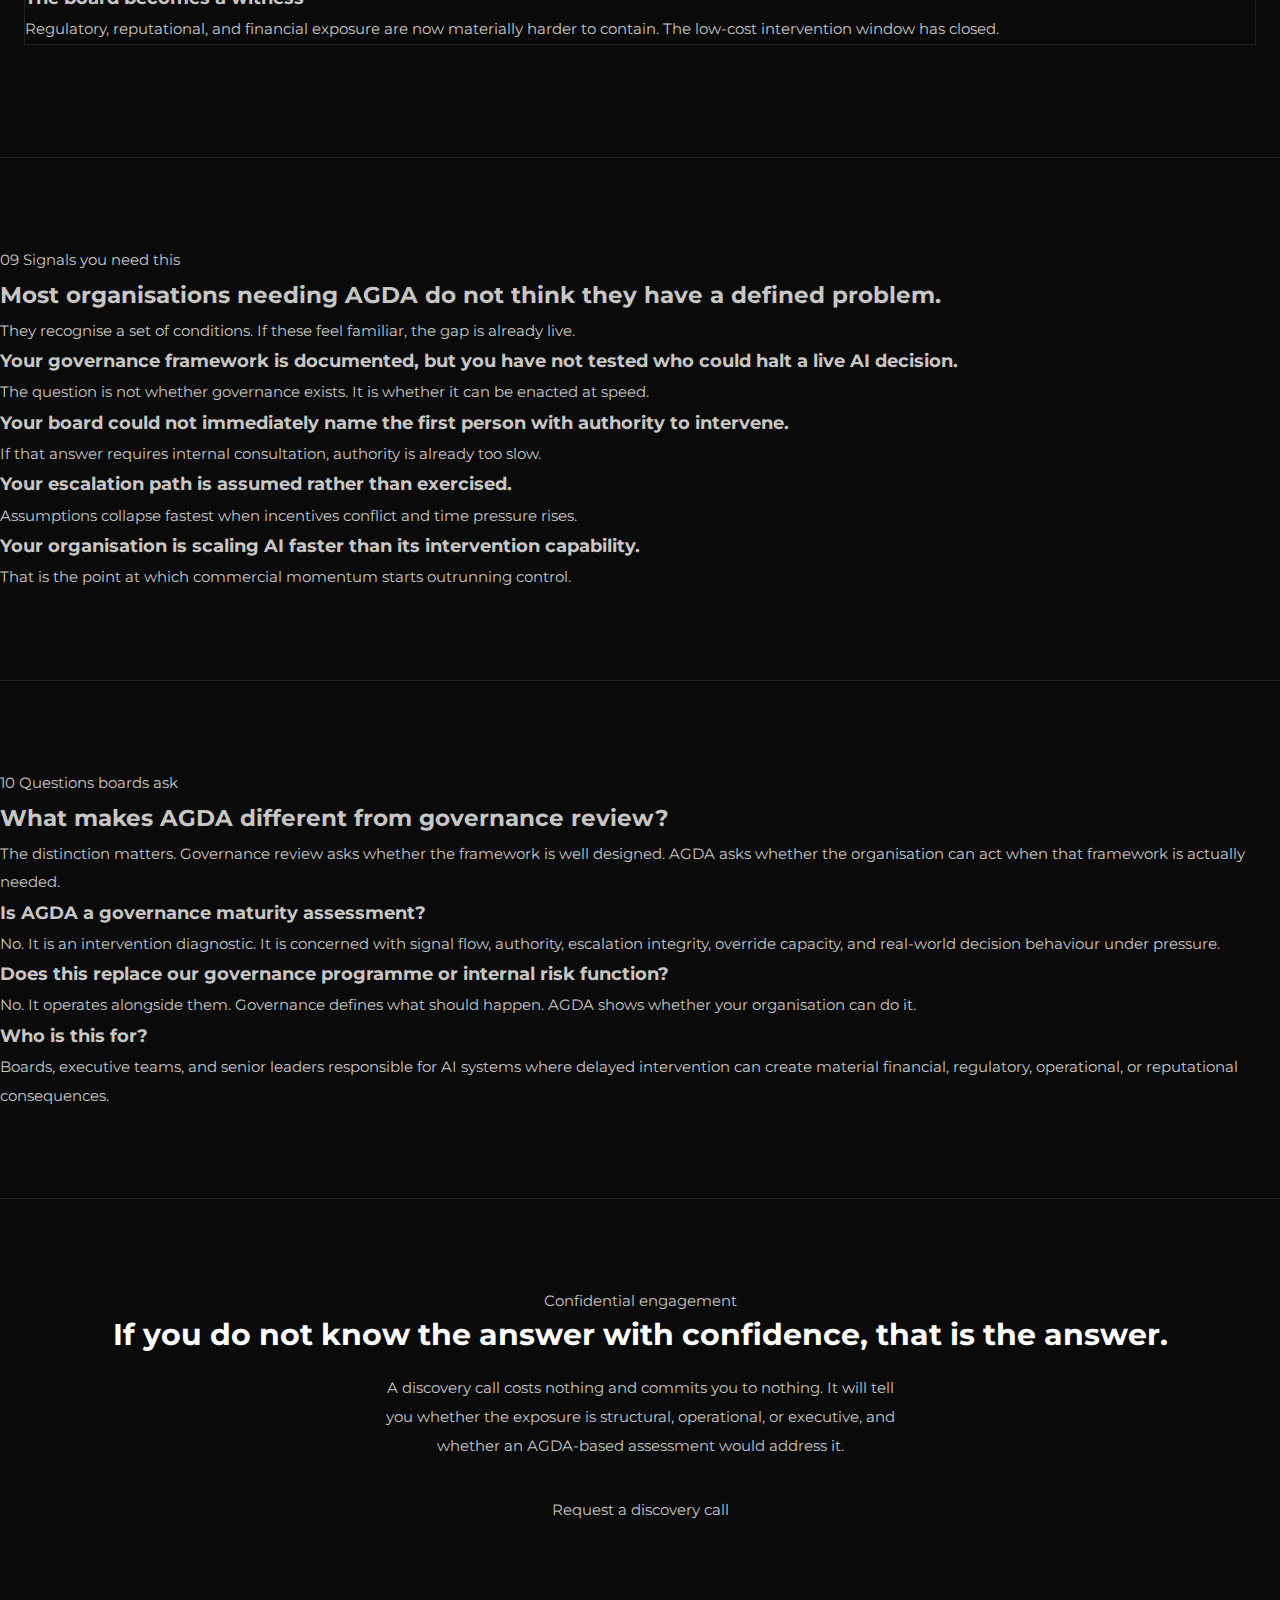
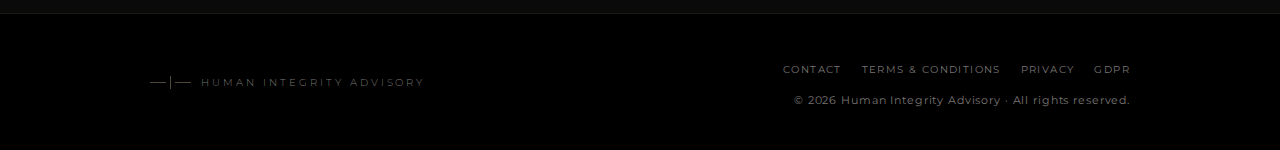
<file: hia_agda.html>
<!DOCTYPE html>
<html lang="en-GB">
<head>
  <meta charset="UTF-8" />
  <meta name="viewport" content="width=device-width, initial-scale=1.0" />
  <title>AGDA | Adaptive Governance and Decision Architecture | Human Integrity Advisory</title>
  <meta name="description" content="AGDA is HIA's proprietary diagnostic architecture for assessing whether an organisation can detect, escalate, override, and intervene before AI-driven failure compounds. Built for boards and executive teams." />
  <meta name="robots" content="index,follow" />
  <meta name="theme-color" content="#050506" />
  <link rel="canonical" href="https://jamessaint.github.io/Human-Integrity-Advisory/hia_agda.html" />

  <meta property="og:type" content="website" />
  <meta property="og:title" content="AGDA | Adaptive Governance and Decision Architecture" />
  <meta property="og:description" content="HIA's proprietary diagnostic architecture for exposing whether an organisation can intervene in its own AI systems before consequences compound." />
  <meta property="og:url" content="https://jamessaint.github.io/Human-Integrity-Advisory/hia_agda.html" />
  <meta property="og:site_name" content="Human Integrity Advisory" />

  <meta name="twitter:card" content="summary_large_image" />
  <meta name="twitter:title" content="AGDA | Adaptive Governance and Decision Architecture" />
  <meta name="twitter:description" content="Expose whether your organisation can actually intervene before AI-driven failure compounds." />

  <link rel="preconnect" href="https://fonts.googleapis.com" />
  <link rel="preconnect" href="https://fonts.gstatic.com" crossorigin />
  <link href="https://fonts.googleapis.com/css2?family=Montserrat:wght@300;400;500;600;700;800&display=swap" rel="stylesheet" />

  <!-- Existing site stylesheet hook. Leave in place if your main site CSS exists. -->
  <link rel="stylesheet" href="hia.css" />

  
</head>
<body>
<nav class="nav" aria-label="Primary navigation">
 <div class="nav-inner">
 <a href="index.html" class="nav-mark" aria-label="Human Integrity Advisory home">
 <div class="nav-mark-icon"><div class="nm-line"></div><div class="nm-stroke"></div><div class="nm-line"></div></div>
 <span class="nav-mark-text">Human Integrity Advisory</span>
 </a>
 <ul class="nav-links" role="list">
 <li><a href="index.html">Home</a></li>
 <li><a href="about.html">About</a></li>
 <li><a href="services.html">Services</a></li>
 <li><a href="advisory-briefs.html">Advisory Briefs</a></li>
 </ul>
 <a href="contact.html" class="nav-enquire">Enquire</a>
 <button class="nav-hamburger" id="hamburger" aria-expanded="false" aria-label="Open navigation">
 <span></span><span></span><span></span>
 </button>
 </div>
</nav>
<div class="nav-mobile" id="mobile-nav" aria-hidden="true">
 <ul role="list">
 <li><a href="index.html">Home</a></li>
 <li><a href="about.html">About</a></li>
 <li><a href="services.html">Services</a></li>
 <li><a href="advisory-briefs.html">Advisory Briefs</a></li>
 <li><a href="contact.html">Contact</a></li>
 </ul>
 <a href="contact.html" class="nav-mobile-cta">Request a discovery call</a>
</div>

  <main>
    <section class="hero">
      <div class="container hero-grid">
        <div>
          <span class="eyebrow">Adaptive Governance and Decision Architecture</span>
          <h1>Can your organisation intervene in time?</h1>
          <p class="hero-copy">
            AGDA is Human Integrity Advisory’s proprietary diagnostic and intervention architecture for organisations running consequential AI systems. It does not review policy in isolation. It exposes whether your people, authority structures, escalation paths, and override mechanisms can actually function before failure compounds.
          </p>

          <div class="hero-actions">
            <a href="contact.html" class="btn-primary">Request a discovery call</a>
            <a href="#what-agda-reveals" class="btn-secondary">See what AGDA reveals</a>
          </div>

          <div class="hero-meta" aria-label="Key themes">
            <span class="meta-pill">Intervention capability</span>
            <span class="meta-pill">Escalation integrity</span>
            <span class="meta-pill">Authority under pressure</span>
            <span class="meta-pill">Board-level exposure</span>
          </div>
        </div>

        <aside class="panel hero-panel" aria-labelledby="core-question-title">
          <div>
            <h2 id="core-question-title">The failure is not intelligence. The failure is intervention.</h2>
          </div>
          <ul class="hero-list">
            <li><strong>Detect</strong> whether critical signals reach the right people before the cost curve changes.</li>
            <li><strong>Expose</strong> where documented governance fails under real operating conditions.</li>
            <li><strong>Test</strong> whether authority is clear enough to stop, override, or redirect.</li>
            <li><strong>Translate</strong> findings into board-level intervention redesign.</li>
          </ul>
        </aside>
      </div>
    </section>

    <section aria-labelledby="problem-title">
      <div class="container">
        <div class="section-head">
          <div class="section-title-wrap">
            <span class="section-index">01 The problem</span>
            <h2 class="section-title" id="problem-title">Most organisations do not know their intervention capability until they need it.</h2>
            <p>
              Governance frameworks define what should happen. They do not guarantee that anyone can act when the moment arrives. In live conditions, delay enters through uncertainty, hierarchy, incomplete information, and authority that exists on paper but not in practice.
            </p>
          </div>
          <div class="card">
            <span class="tag">Board reality</span>
            <p>
              By the time the board is informed, the low-cost intervention window is often already closed. What follows is not controlled response. It is damage limitation.
            </p>
          </div>
        </div>

        <div class="quote-panel">
          <blockquote>
            “A board that cannot intervene is not a safeguard. It is a witness.”
          </blockquote>
          <div class="quote-note">
            AGDA exists to answer whether your organisation can identify, escalate, decide, and act before that becomes true.
          </div>
        </div>
      </div>
    </section>

    <section id="what-agda-reveals" aria-labelledby="reveals-title">
      <div class="container">
        <div class="section-head">
          <div class="section-title-wrap">
            <span class="section-index">02 What AGDA reveals</span>
            <h2 class="section-title" id="reveals-title">AGDA maps the gap between declared control and actual control.</h2>
            <p>
              This is not a generic maturity model. It is an exposure architecture designed to show where intervention capability breaks under time pressure.
            </p>
          </div>
        </div>

        <div class="grid-3">
          <article class="card">
            <span class="tag">Authority</span>
            <h3>Formal authority vs real authority</h3>
            <p>
              Whether the person expected to act can actually halt, override, or redirect a live AI-driven decision without procedural paralysis.
            </p>
          </article>

          <article class="card">
            <span class="tag">Escalation</span>
            <h3>Declared escalation vs lived behaviour</h3>
            <p>
              Whether risk signals travel upward at the speed required, or stall in deference, uncertainty, fragmented ownership, or internal politics.
            </p>
          </article>

          <article class="card">
            <span class="tag">Intervention</span>
            <h3>Governance design vs intervention capability</h3>
            <p>
              Whether the organisation can translate oversight intent into action before consequences become materially harder to contain.
            </p>
          </article>
        </div>
      </div>
    </section>

    <section aria-labelledby="without-with-title">
      <div class="container">
        <div class="section-head">
          <div class="section-title-wrap">
            <span class="section-index">03 Where the gap lives</span>
            <h2 class="section-title" id="without-with-title">Well-designed governance can still leave you operationally exposed.</h2>
            <p>
              Most organisations score well on frameworks, review structures, and policy documentation. They score weakly where real failure becomes expensive: escalation clarity, decision authority, override speed, and intervention rehearsal.
            </p>
          </div>
        </div>

        <div class="comparison">
          <div class="panel">
            <h3>Governance design layer</h3>
            <ul class="plain-list">
              <li>Ethics frameworks and risk charters</li>
              <li>Board oversight structures</li>
              <li>Escalation protocols documented in policy</li>
              <li>Override authority defined in writing</li>
              <li>Compliance and audit controls</li>
            </ul>
          </div>

          <div class="panel">
            <h3>AGDA intervention layer</h3>
            <ul class="plain-list">
              <li>Can the board identify failure in time?</li>
              <li>Is authority clear enough to act under pressure?</li>
              <li>Do escalation paths function under real conditions?</li>
              <li>Can overrides be enacted at operational speed?</li>
              <li>Is the information adequate to diagnose and act?</li>
            </ul>
          </div>
        </div>
      </div>
    </section>

    <section aria-labelledby="output-title">
      <div class="container">
        <div class="section-head">
          <div class="section-title-wrap">
            <span class="section-index">04 What you receive</span>
            <h2 class="section-title" id="output-title">AGDA produces a board-level exposure output, not a generic advisory summary.</h2>
            <p>
              Findings are translated into a commercial-grade intervention view that senior decision-makers can use immediately.
            </p>
          </div>
        </div>

        <div class="grid-4">
          <article class="card">
            <span class="tag">Output</span>
            <h3>Intervention failure map</h3>
            <p>Where decision flow breaks, stalls, or distorts under realistic pressure.</p>
          </article>

          <article class="card">
            <span class="tag">Output</span>
            <h3>Escalation integrity view</h3>
            <p>Whether signals move to the right level with the required speed and authority.</p>
          </article>

          <article class="card">
            <span class="tag">Output</span>
            <h3>Single points of failure</h3>
            <p>The individuals, dependencies, bottlenecks, or assumptions most likely to collapse intervention.</p>
          </article>

          <article class="card">
            <span class="tag">Output</span>
            <h3>Executive action architecture</h3>
            <p>Specific redesign priorities for authority, escalation, and operational intervention.</p>
          </article>
        </div>
      </div>
    </section>

    <section aria-labelledby="metrics-title">
      <div class="container">
        <div class="section-head">
          <div class="section-title-wrap">
            <span class="section-index">05 What AGDA tests</span>
            <h2 class="section-title" id="metrics-title">The system is designed to interrogate the decisive layer.</h2>
            <p>
              These are the categories that determine whether a board or executive team can act while intervention is still possible.
            </p>
          </div>
        </div>

        <div class="metrics-strip">
          <article class="metric">
            <span class="label">Signal velocity</span>
            <span class="value">01</span>
            <p>How long it takes for a material issue to reach someone able to act.</p>
          </article>

          <article class="metric">
            <span class="label">Decision authority</span>
            <span class="value">02</span>
            <p>Whether authority is explicit, accepted, and usable under live conditions.</p>
          </article>

          <article class="metric">
            <span class="label">Override capacity</span>
            <span class="value">03</span>
            <p>Whether a system can be paused, redirected, or halted at operational speed.</p>
          </article>

          <article class="metric">
            <span class="label">Human escalation integrity</span>
            <span class="value">04</span>
            <p>Whether people will challenge, escalate, and interrupt when the moment is politically or psychologically costly.</p>
          </article>
        </div>
      </div>
    </section>

    <section aria-labelledby="services-title">
      <div class="container">
        <div class="section-head">
          <div class="section-title-wrap">
            <span class="section-index">06 How AGDA sits inside HIA</span>
            <h2 class="section-title" id="services-title">AGDA is the diagnostic architecture beneath the advisory offer.</h2>
            <p>
              AGDA is not a product. It is the proprietary mechanism that structures how HIA assesses, evidences, and reports intervention capability across four tiers of engagement.
            </p>
          </div>
        </div>

        <div class="grid-3">
          <article class="card">
            <span class="tag">Tier I</span>
            <h3>Executive Exposure Assessment</h3>
            <p>
              AGDA structures the full diagnostic: mapping escalation integrity, authority clarity, and intervention viability as they actually exist. Findings are presented directly to the board.
            </p>
          </article>

          <article class="card">
            <span class="tag">Tier II / III</span>
            <h3>Focused and Cross-Functional Intervention Labs</h3>
            <p>
              Scenario-based pressure testing calibrated to the vulnerability profile AGDA reveals. One to two use cases (Focused Lab) or four to six across business lines (Cross-Functional Lab).
            </p>
          </article>

          <article class="card">
            <span class="tag">Tier IV</span>
            <h3>Executive Control and Scale Programme</h3>
            <p>
              Enterprise-level intervention architecture, ongoing advisory, and periodic reassessment. AGDA provides the diagnostic foundation for durable capability at scale.
            </p>
          </article>
        </div>
      </div>
    </section>

    <section aria-labelledby="process-title">
      <div class="container">
        <div class="section-head">
          <div class="section-title-wrap">
            <span class="section-index">07 Engagement structure</span>
            <h2 class="section-title" id="process-title">Three phases of diagnostic work. Each produces a result the board can act on.</h2>
            <p>
              AGDA moves from exposure to intervention redesign without drifting into abstract advisory. Every output is specific, evidenced, and commercially relevant.
            </p>
          </div>
        </div>

        <div class="process-grid">
          <article class="step">
            <div class="step-number">01</div>
            <h3>Exposure and clarity</h3>
            <p>
              Map the current escalation chain, decision rights, intervention dependencies, and human behaviours that determine whether action is possible.
            </p>
          </article>

          <article class="step">
            <div class="step-number">02</div>
            <h3>Control and intervention validation</h3>
            <p>
              Test whether risk signals, authority, and operational controls function with the speed required under realistic pressure.
            </p>
          </article>

          <article class="step">
            <div class="step-number">03</div>
            <h3>Executive action architecture</h3>
            <p>
              Translate findings into redesign priorities, ownership clarity, and concrete intervention pathways for board-level action.
            </p>
          </article>
        </div>
      </div>
    </section>

    <section aria-labelledby="timeline-title">
      <div class="container">
        <div class="section-head">
          <div class="section-title-wrap">
            <span class="section-index">08 Why this matters</span>
            <h2 class="section-title" id="timeline-title">The cost curve changes before most organisations realise they are in an event.</h2>
            <p>
              AGDA is designed for the narrow window in which intervention is still materially cheaper than fallout.
            </p>
          </div>
        </div>

        <div class="panel" style="padding:24px;">
          <div class="timeline">
            <article class="timeline-item">
              <span class="time">T+0 system event</span>
              <h3>The system continues running</h3>
              <p>An AI-driven decision moves outside expected parameters. No one with real authority has been told.</p>
            </article>

            <article class="timeline-item">
              <span class="time">T+6 operations</span>
              <h3>Deviation is noticed but not containable</h3>
              <p>The signal reaches operational teams. The first person in the chain lacks stop authority. Delay begins compounding.</p>
            </article>

            <article class="timeline-item">
              <span class="time">T+18 management</span>
              <h3>Escalation enters latency</h3>
              <p>The issue moves upward through people who may understand the risk but do not hold unambiguous intervention rights.</p>
            </article>

            <article class="timeline-item">
              <span class="time">T+36+ board</span>
              <h3>The board becomes a witness</h3>
              <p>Regulatory, reputational, and financial exposure are now materially harder to contain. The low-cost intervention window has closed.</p>
            </article>
          </div>
        </div>
      </div>
    </section>

    <section aria-labelledby="signals-title">
      <div class="container">
        <div class="section-head">
          <div class="section-title-wrap">
            <span class="section-index">09 Signals you need this</span>
            <h2 class="section-title" id="signals-title">Most organisations needing AGDA do not think they have a defined problem.</h2>
            <p>
              They recognise a set of conditions. If these feel familiar, the gap is already live.
            </p>
          </div>
        </div>

        <div class="signal-grid">
          <article class="signal">
            <h3>Your governance framework is documented, but you have not tested who could halt a live AI decision.</h3>
            <p>The question is not whether governance exists. It is whether it can be enacted at speed.</p>
          </article>

          <article class="signal">
            <h3>Your board could not immediately name the first person with authority to intervene.</h3>
            <p>If that answer requires internal consultation, authority is already too slow.</p>
          </article>

          <article class="signal">
            <h3>Your escalation path is assumed rather than exercised.</h3>
            <p>Assumptions collapse fastest when incentives conflict and time pressure rises.</p>
          </article>

          <article class="signal">
            <h3>Your organisation is scaling AI faster than its intervention capability.</h3>
            <p>That is the point at which commercial momentum starts outrunning control.</p>
          </article>
        </div>
      </div>
    </section>

    <section aria-labelledby="faq-title">
      <div class="container">
        <div class="section-head">
          <div class="section-title-wrap">
            <span class="section-index">10 Questions boards ask</span>
            <h2 class="section-title" id="faq-title">What makes AGDA different from governance review?</h2>
            <p>
              The distinction matters. Governance review asks whether the framework is well designed. AGDA asks whether the organisation can act when that framework is actually needed.
            </p>
          </div>
        </div>

        <div class="faq-list">
          <article class="faq-item">
            <h3>Is AGDA a governance maturity assessment?</h3>
            <p>
              No. It is an intervention diagnostic. It is concerned with signal flow, authority, escalation integrity, override capacity, and real-world decision behaviour under pressure.
            </p>
          </article>

          <article class="faq-item">
            <h3>Does this replace our governance programme or internal risk function?</h3>
            <p>
              No. It operates alongside them. Governance defines what should happen. AGDA shows whether your organisation can do it.
            </p>
          </article>

          <article class="faq-item">
            <h3>Who is this for?</h3>
            <p>
              Boards, executive teams, and senior leaders responsible for AI systems where delayed intervention can create material financial, regulatory, operational, or reputational consequences.
            </p>
          </article>
        </div>
      </div>
    </section>

    <section aria-labelledby="cta-title">
      <div class="container">
        <div class="panel cta-band">
          <div>
            <span class="section-index">Confidential engagement</span>
            <h2 id="cta-title">If you do not know the answer with confidence, that is the answer.</h2>
            <p class="lede">
              A discovery call costs nothing and commits you to nothing. It will tell you whether the exposure is structural, operational, or executive, and whether an AGDA-based assessment would address it.
            </p>
          </div>
          <div>
            <a href="contact.html" class="btn-primary">Request a discovery call</a>
          </div>
        </div>
      </div>
    </section>
  </main>

  <footer>
    <div class="footer-inner">
      <div class="footer-mark">
        <div class="footer-mark-icon"><div class="fm-line"></div><div class="fm-stroke"></div><div class="fm-line"></div></div>
        <span class="footer-mark-text">Human Integrity Advisory</span>
      </div>
      <div class="footer-right">
        <ul class="footer-links" role="list">
          <li><a href="contact.html">Contact</a></li>
          <li><a href="terms.html">Terms &amp; Conditions</a></li>
          <li><a href="privacy.html">Privacy</a></li>
          <li><a href="gdpr.html">GDPR</a></li>
        </ul>
        <span class="footer-copy">&copy;&nbsp;2026 Human Integrity Advisory &middot; All rights reserved.</span>
      </div>
    </div>
  </footer>
<script src="hia.js"></script>
</body>
</html>
</file>
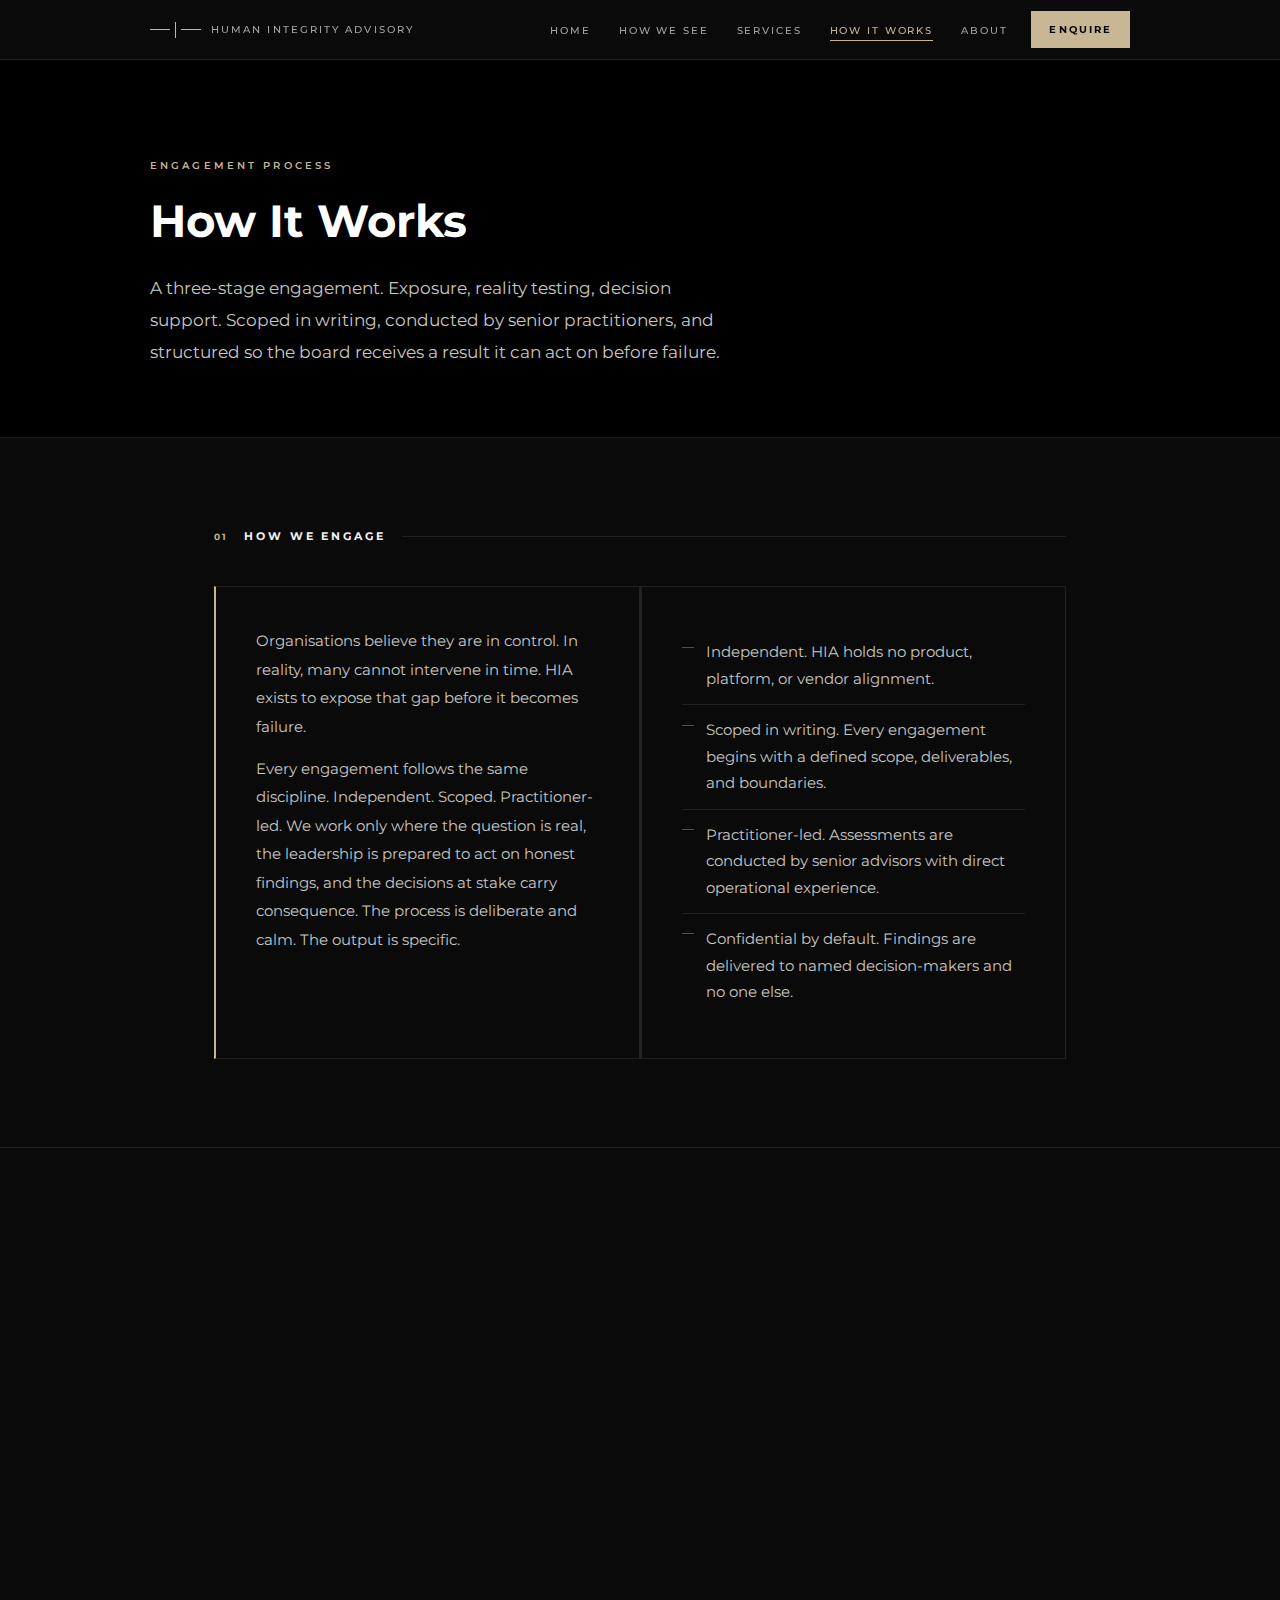
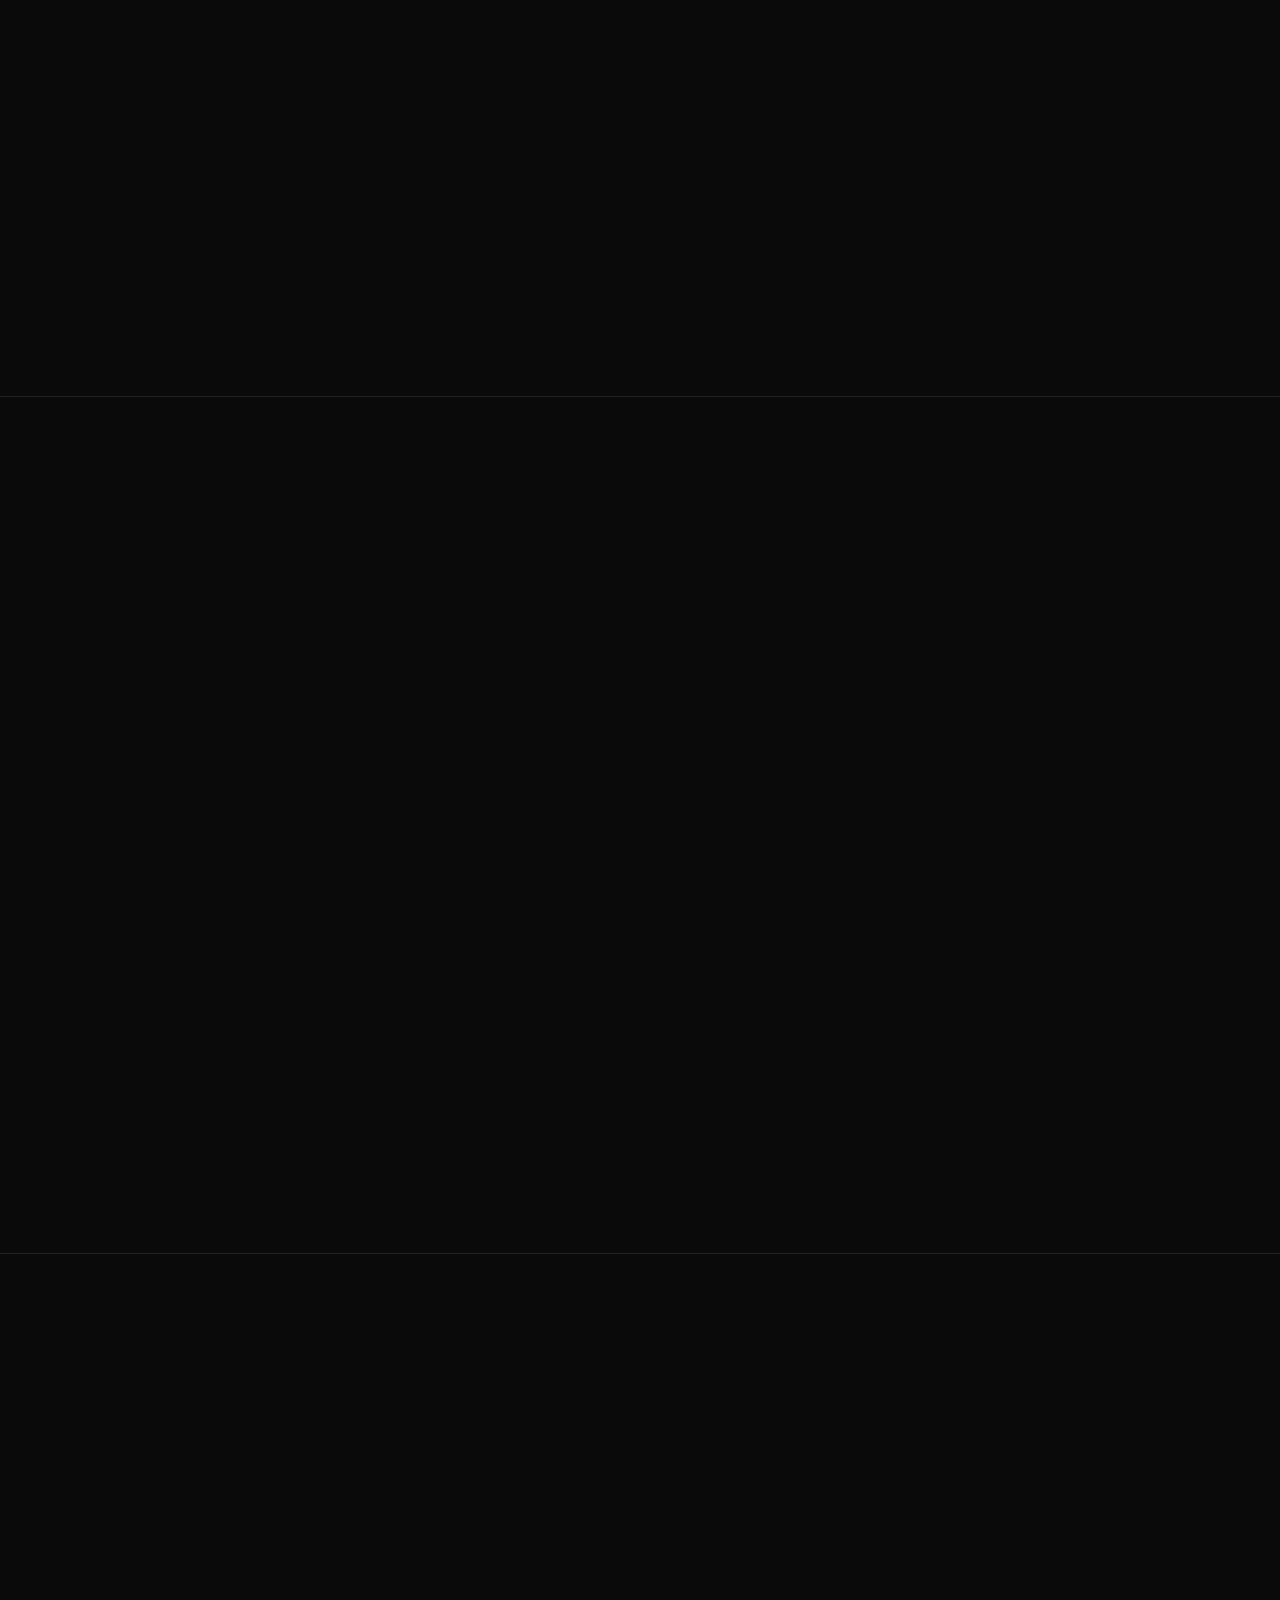
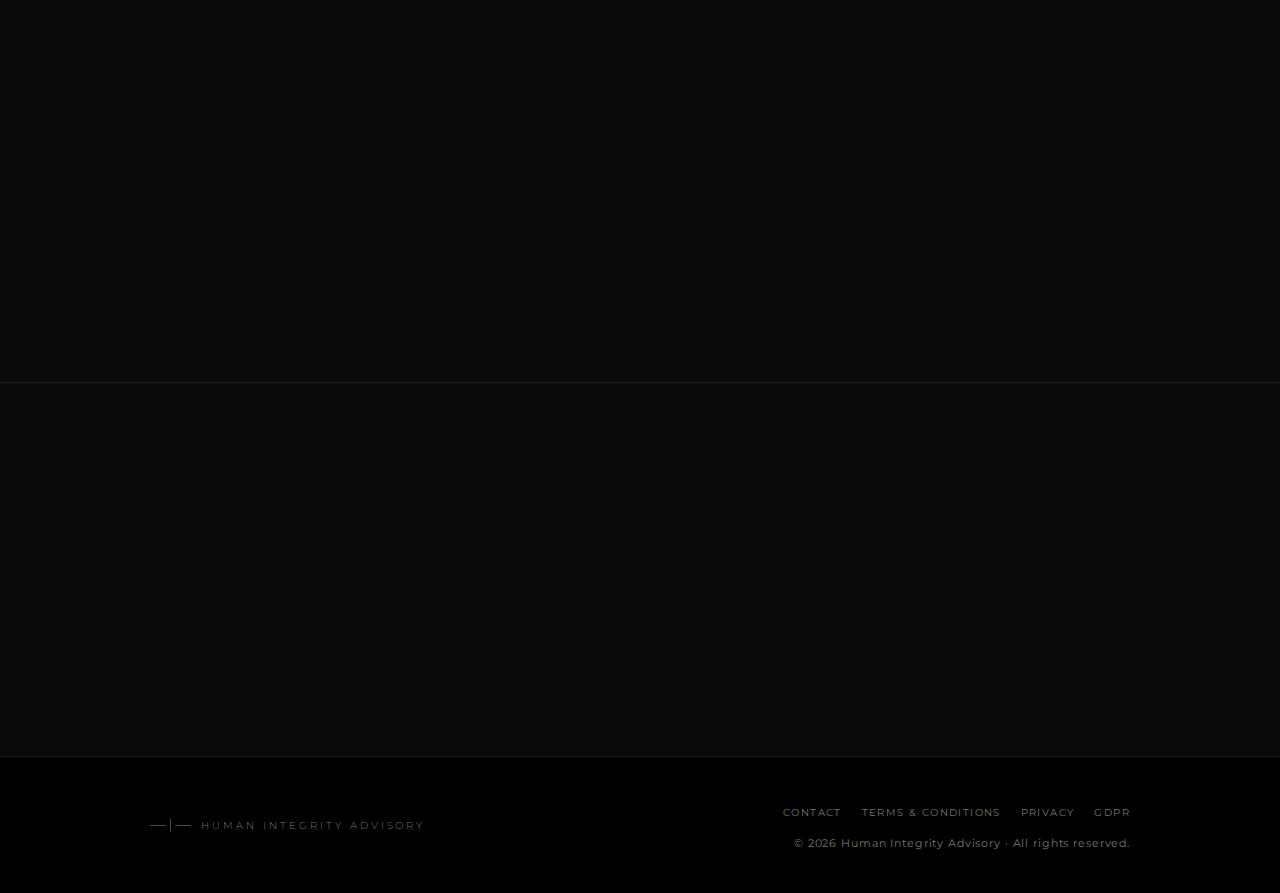
<file: how-it-works.html>
<!DOCTYPE html>
<html lang="en-GB">
<head>
<meta charset="utf-8"><meta name="viewport" content="width=device-width, initial-scale=1">
<title>How It Works | Engagement Process | Human Integrity Advisory</title>
<meta name="description" content="A three-stage engagement model for assessing intervention capability in high-stakes decisions. Exposure, reality testing, and decision support.">
<meta name="robots" content="index, follow">
<link rel="canonical" href="https://jamessaint.github.io/Human-Integrity-Advisory/how-it-works.html">
<meta name="theme-color" content="#0a0a0a"><meta name="color-scheme" content="dark">
<link rel="icon" href="assets/icons/favicon.ico" sizes="any">
<link rel="preconnect" href="https://fonts.googleapis.com"><link rel="preconnect" href="https://fonts.gstatic.com" crossorigin>
<link href="https://fonts.googleapis.com/css2?family=Montserrat:wght@300;400;500;600;700;800&display=swap" rel="stylesheet">
<link rel="stylesheet" href="hia.css">
<meta property="og:type" content="website"><meta property="og:site_name" content="Human Integrity Advisory">
<meta property="og:title" content="How It Works | Engagement Process | Human Integrity Advisory">
<meta property="og:description" content="A three-stage engagement model for assessing intervention capability in high-stakes decisions. Exposure, reality testing, and decision support.">
<meta property="og:url" content="https://jamessaint.github.io/Human-Integrity-Advisory/how-it-works.html">
<meta property="og:image" content="https://jamessaint.github.io/Human-Integrity-Advisory/assets/og/og-how-it-works.png">
<meta property="og:image:width" content="1200"><meta property="og:image:height" content="630">
<meta property="og:image:alt" content="HIA Engagement Process"><meta property="og:locale" content="en_GB">
<meta name="twitter:card" content="summary_large_image"><meta name="twitter:title" content="How It Works | HIA"><meta name="twitter:description" content="A three-stage engagement model for assessing intervention capability in high-stakes decisions."><meta name="twitter:image" content="https://jamessaint.github.io/Human-Integrity-Advisory/assets/og/og-how-it-works.png"><meta name="twitter:image:alt" content="HIA Engagement Process">
<script type="application/ld+json">{"@context":"https://schema.org","@type":"ProfessionalService","name":"Human Integrity Advisory","url":"https://jamessaint.github.io/Human-Integrity-Advisory/how-it-works.html","areaServed":"Global","hasOfferCatalog":{"@type":"OfferCatalog","name":"Engagement Process","itemListElement":[{"@type":"Offer","name":"Exposure","description":"Identify the system, decision context, risk scenario, authority chain, and assumed intervention path."},{"@type":"Offer","name":"Reality Testing","description":"Test whether signal, escalation, decision, and intervention can actually happen under time pressure and dependency constraints."},{"@type":"Offer","name":"Decision Support","description":"Produce clear outputs for executives, boards, or senior risk owners so action can happen before failure."}]}}</script>
</head>
<body>
<nav class="nav" aria-label="Primary navigation">
 <div class="nav-inner">
 <a href="index.html" class="nav-mark" aria-label="Human Integrity Advisory home">
 <div class="nav-mark-icon"><div class="nm-line"></div><div class="nm-stroke"></div><div class="nm-line"></div></div>
 <span class="nav-mark-text">Human Integrity Advisory</span>
 </a>
 <ul class="nav-links" role="list">
 <li><a href="index.html">Home</a></li>
 <li><a href="how-we-see.html">How We See</a></li>
 <li><a href="services.html">Services</a></li>
 <li><a href="how-it-works.html" class="current">How It Works</a></li>
 <li><a href="about.html">About</a></li>
 </ul>
 <a href="contact.html" class="nav-enquire">Enquire</a>
 <button class="nav-hamburger" id="hamburger" aria-expanded="false" aria-label="Open navigation">
 <span></span><span></span><span></span>
 </button>
 </div>
</nav>
<div class="nav-mobile" id="mobile-nav" aria-hidden="true">
 <ul role="list">
 <li><a href="index.html">Home</a></li>
 <li><a href="how-we-see.html">How We See</a></li>
 <li><a href="services.html">Services</a></li>
 <li><a href="how-it-works.html">How It Works</a></li>
 <li><a href="about.html">About</a></li>
 <li><a href="contact.html">Contact</a></li>
 </ul>
 <a href="contact.html" class="nav-mobile-cta">Request a confidential discussion</a>
</div>

<header class="page-hero">
  <div class="page-hero-inner">
    <p class="page-eyebrow">Engagement Process</p>
    <h1 class="page-h1">How It Works</h1>
    <p class="page-lede">A three-stage engagement. Exposure, reality testing, decision support. Scoped in writing, conducted by senior practitioners, and structured so the board receives a result it can act on before failure.</p>
  </div>
</header>

<main>

<!-- 01 HOW WE ENGAGE -->
<section>
<div class="page-wrap">
  <div class="section-hd reveal"><span class="section-num">01</span><span class="section-label">How we engage</span><div class="section-rule"></div></div>
  <div class="grid-2 reveal">
    <div class="block block-accent">
      <p>Organisations believe they are in control. In reality, many cannot intervene in time. HIA exists to expose that gap before it becomes failure.</p>
      <p>Every engagement follows the same discipline. Independent. Scoped. Practitioner-led. We work only where the question is real, the leadership is prepared to act on honest findings, and the decisions at stake carry consequence. The process is deliberate and calm. The output is specific.</p>
    </div>
    <div class="block">
      <ul class="dash-list">
        <li>Independent. HIA holds no product, platform, or vendor alignment.</li>
        <li>Scoped in writing. Every engagement begins with a defined scope, deliverables, and boundaries.</li>
        <li>Practitioner-led. Assessments are conducted by senior advisors with direct operational experience.</li>
        <li>Confidential by default. Findings are delivered to named decision-makers and no one else.</li>
      </ul>
    </div>
  </div>
</div>
</section>

<!-- 02 THREE STAGES -->
<section>
<div class="page-wrap">
  <div class="section-hd reveal"><span class="section-num">02</span><span class="section-label">Three stages</span><div class="section-rule"></div></div>
  <p class="reveal" style="max-width:660px;margin-bottom:32px;">Each stage produces a clear result before the next begins. No stage proceeds without written agreement on scope and outcome.</p>
  <div class="timeline reveal">
    <div class="tl-item">
      <div class="tl-node">01</div>
      <div class="tl-body">
        <div class="tl-label">Exposure</div>
        <div class="tl-text">We identify the system, decision context, risk scenario, authority chain, and assumed intervention path. The purpose is to establish what the organisation believes to be true about its ability to intervene, and where that belief is untested.</div>
      </div>
      <div class="tl-time">Stage 1</div>
    </div>
    <div class="tl-item crit">
      <div class="tl-node">02</div>
      <div class="tl-body">
        <div class="tl-label">Reality Testing</div>
        <div class="tl-text">We test whether signal, escalation, decision, and intervention can actually happen under time pressure and dependency constraints. AGDA structures the assessment. The question is not whether a framework exists. The question is whether the people responsible can act when it matters.</div>
      </div>
      <div class="tl-time">Stage 2</div>
    </div>
    <div class="tl-item">
      <div class="tl-node">03</div>
      <div class="tl-body">
        <div class="tl-label">Decision Support</div>
        <div class="tl-text">We produce clear outputs for executives, boards, or senior risk owners so action can happen before failure. Findings are prioritised, specific, and delivered directly. The purpose is a decision the organisation can make with confidence.</div>
      </div>
      <div class="tl-time">Stage 3</div>
    </div>
  </div>
  <div class="block-note reveal" style="margin-top:24px;"><strong style="font-weight:600;">The sequence matters.</strong> Exposure defines the scope of the question. Reality testing establishes what is actually true. Decision support closes the loop so the organisation can act. No stage is optional. No stage is reordered.</div>
</div>
</section>

<!-- 03 WHAT YOU RECEIVE -->
<section>
<div class="page-wrap">
  <div class="section-hd reveal"><span class="section-num">03</span><span class="section-label">What you receive</span><div class="section-rule"></div></div>
  <p class="reveal" style="max-width:660px;margin-bottom:32px;">Every stage produces a defined output. Each output is written for the audience that will act on it.</p>
  <div class="grid-3 reveal">
    <div class="block">
      <p style="font-size:0.6rem;font-weight:700;letter-spacing:0.22em;text-transform:uppercase;color:var(--gold);margin-bottom:14px;">Stage 1 &middot; Exposure</p>
      <ul class="dash-list">
        <li>Written scope and decision map.</li>
        <li>System, risk scenario, and authority chain documented.</li>
        <li>Assumed intervention path, recorded as stated.</li>
        <li>Shortlist of the conditions that will be tested.</li>
      </ul>
    </div>
    <div class="block">
      <p style="font-size:0.6rem;font-weight:700;letter-spacing:0.22em;text-transform:uppercase;color:var(--gold);margin-bottom:14px;">Stage 2 &middot; Reality Testing</p>
      <ul class="dash-list">
        <li>Assessment of signal, escalation, decision, and intervention under pressure.</li>
        <li>Identification of where the chain breaks, and why.</li>
        <li>AGDA diagnostic findings with evidenced gaps.</li>
        <li>Dependency and timing analysis.</li>
      </ul>
    </div>
    <div class="block">
      <p style="font-size:0.6rem;font-weight:700;letter-spacing:0.22em;text-transform:uppercase;color:var(--gold);margin-bottom:14px;">Stage 3 &middot; Decision Support</p>
      <ul class="dash-list">
        <li>Board-ready executive summary.</li>
        <li>Prioritised findings with specific decision points.</li>
        <li>Direct presentation to executives or senior risk owners.</li>
        <li>Clear path from finding to action.</li>
      </ul>
    </div>
  </div>
</div>
</section>

<!-- 04 SCOPE AND CONFIDENTIALITY -->
<section>
<div class="page-wrap">
  <div class="section-hd reveal"><span class="section-num">04</span><span class="section-label">Scope and confidentiality</span><div class="section-rule"></div></div>
  <div class="grid-2 reveal">
    <div class="block block-accent">
      <p>Every engagement is scoped in writing before work begins. The scope defines what will be assessed, how, what it will produce, and the boundaries of the advisory relationship. There is no informal work, no unscoped access, and no drift.</p>
      <p>Confidentiality is structural. Findings are delivered only to the named decision-makers agreed in the scope. HIA does not publish case studies, name clients, or discuss engagements outside the room.</p>
    </div>
    <div class="block">
      <ul class="dash-list">
        <li>Written scope before any assessment work begins.</li>
        <li>Named decision-makers. Nothing shared beyond them.</li>
        <li>Discretion in language, in delivery, and in presence.</li>
        <li>Clean exit. Each engagement ends with a defined handover.</li>
      </ul>
    </div>
  </div>
  <div class="block-note reveal" style="margin-top:2px;">If the engagement is not a fit, we say so during discovery. Not every enquiry results in an engagement, and that is deliberate.</div>
</div>
</section>

<!-- 05 CTA -->
<section style="border-bottom:none;">
<div class="page-wrap">
  <div class="cta-band reveal">
    <h2>Begin with a confidential discussion.</h2>
    <p>A short, private conversation to establish context, identify the decisions at stake, and determine whether HIA is the right advisor.</p>
    <div class="cta-pair">
      <a href="contact.html" class="btn-gold">Request a confidential discussion</a>
      <a href="services.html" class="btn-outline">See the offering</a>
    </div>
  </div>
</div>
</section>

</main>
<footer>
  <div class="footer-inner">
    <div class="footer-mark">
      <div class="footer-mark-icon"><div class="fm-line"></div><div class="fm-stroke"></div><div class="fm-line"></div></div>
      <span class="footer-mark-text">Human Integrity Advisory</span>
    </div>
    <div class="footer-right">
      <ul class="footer-links" role="list">
        <li><a href="contact.html">Contact</a></li>
        <li><a href="terms.html">Terms &amp; Conditions</a></li>
        <li><a href="privacy.html">Privacy</a></li>
        <li><a href="gdpr.html">GDPR</a></li>
      </ul>
      <span class="footer-copy">&copy;&nbsp;2026 Human Integrity Advisory &middot; All rights reserved.</span>
    </div>
  </div>
</footer>
<script src="hia.js"></script>
</body>
</html>
</file>
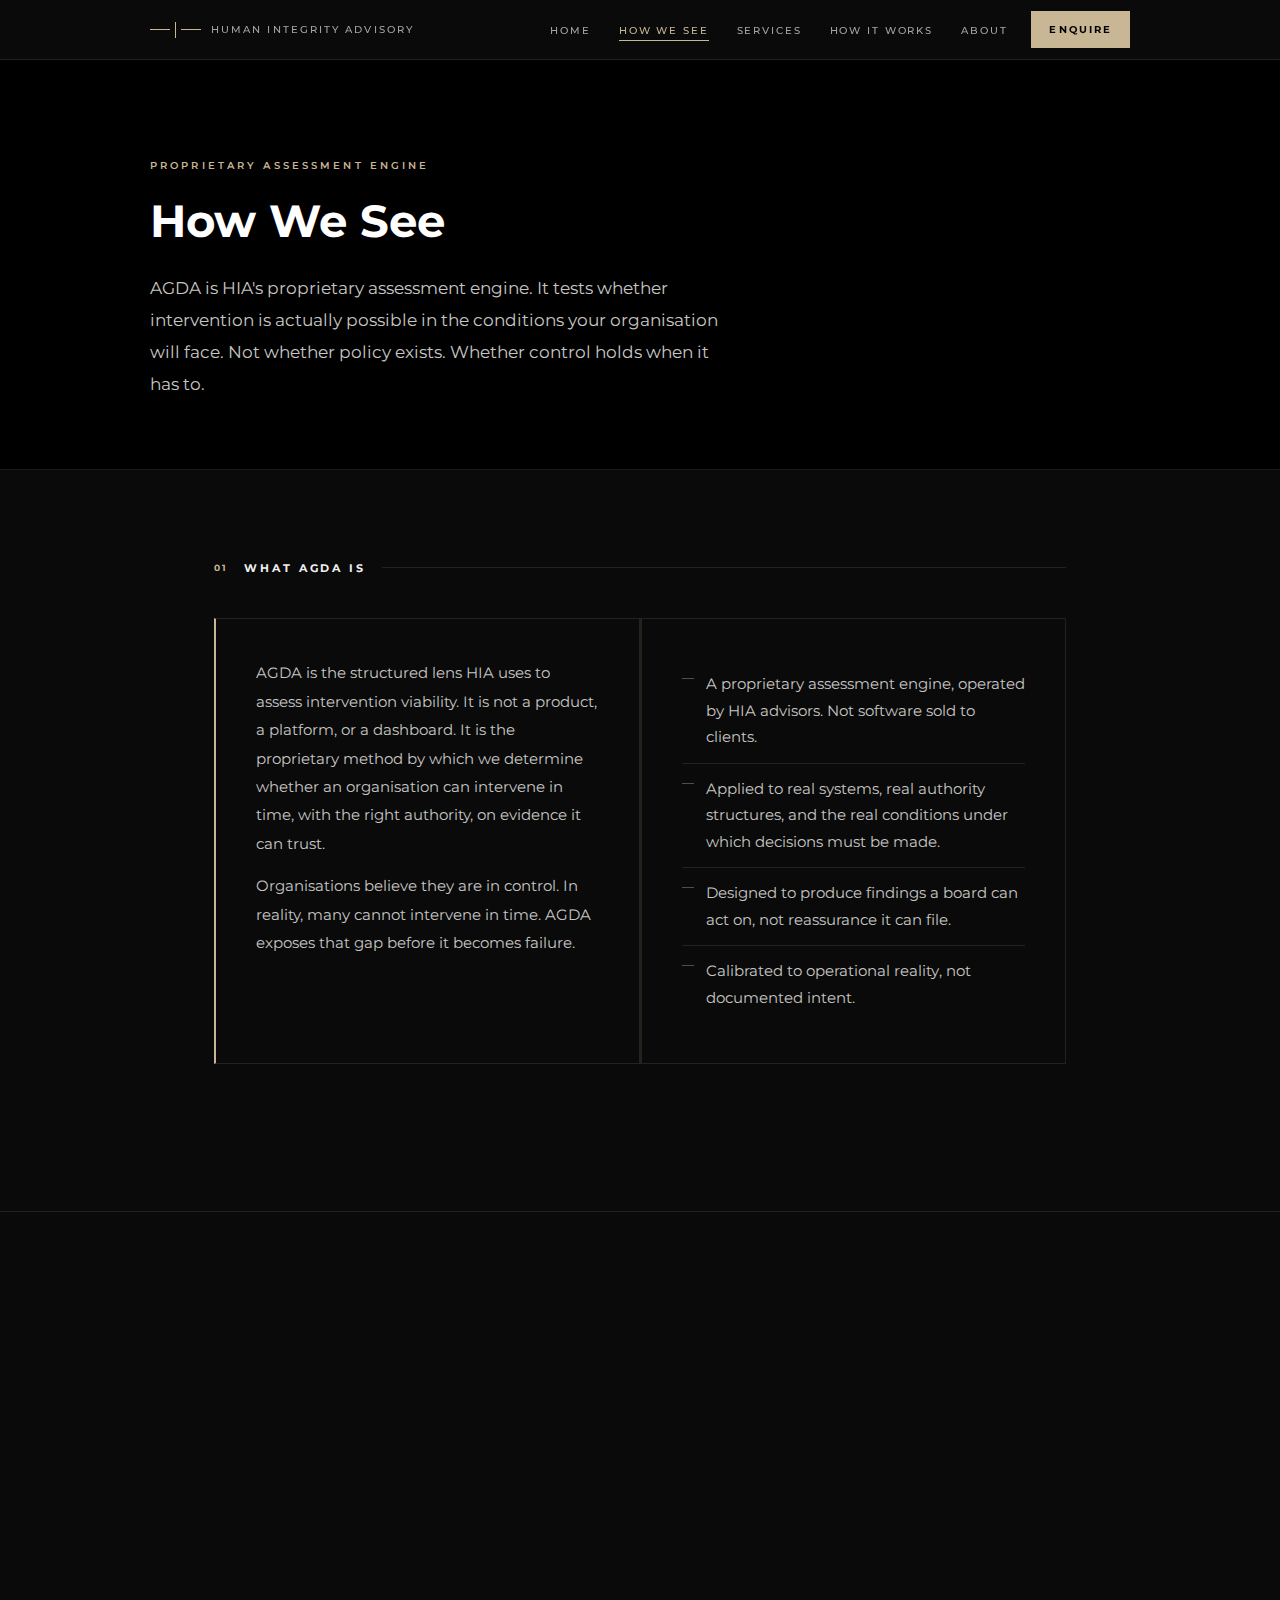
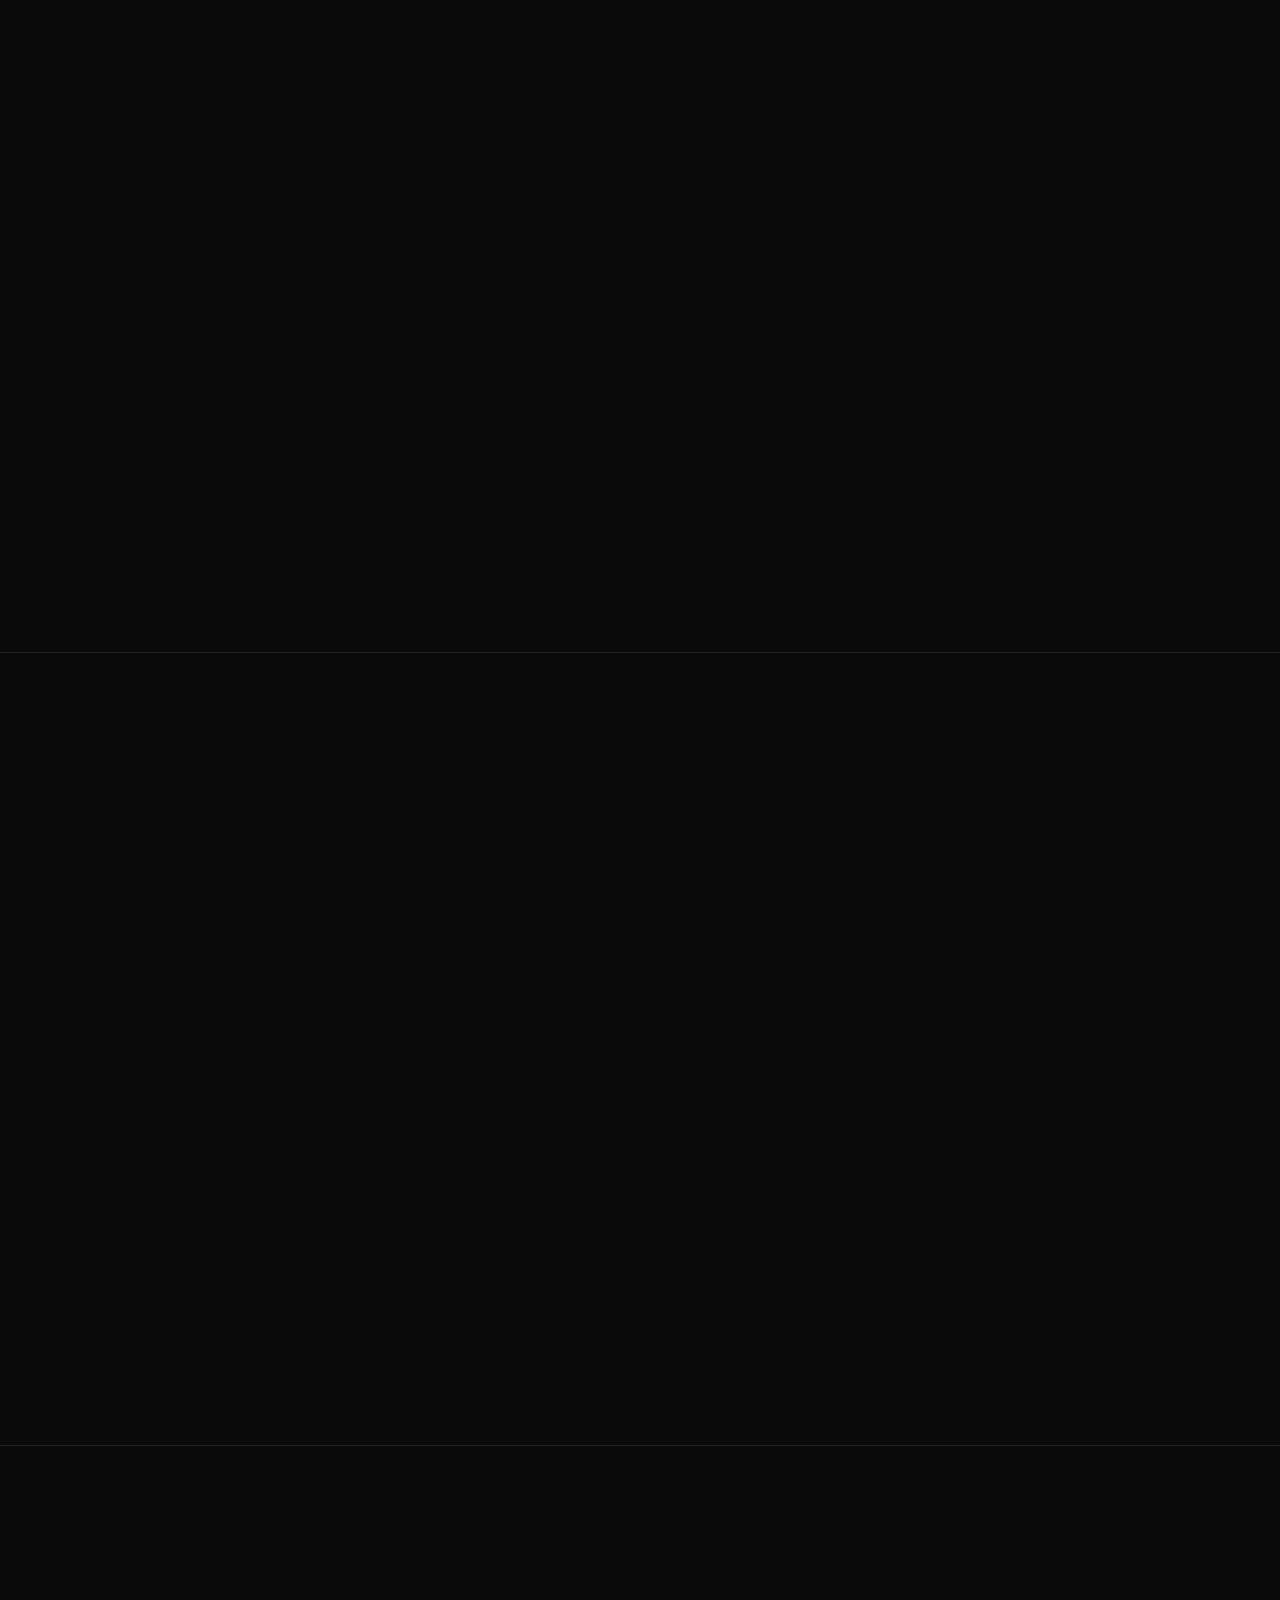
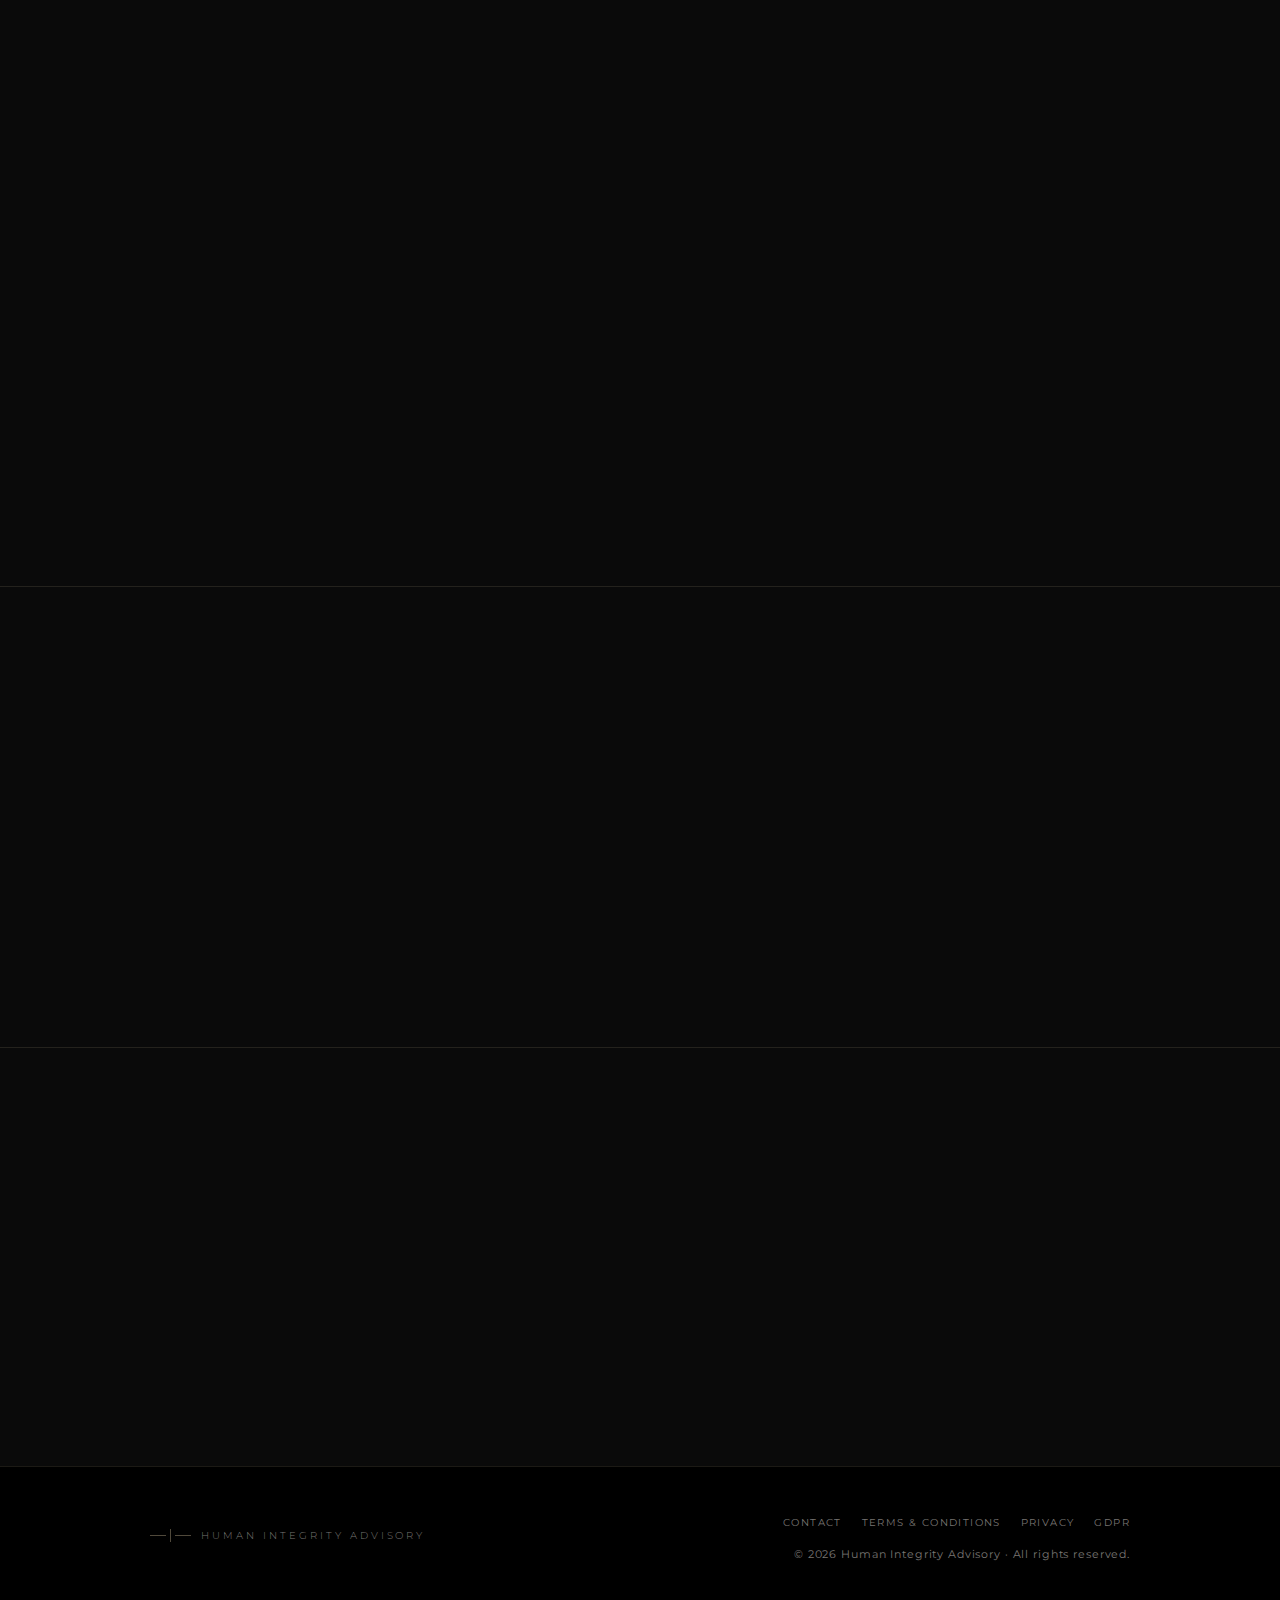
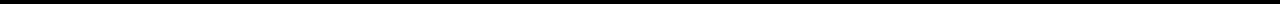
<file: how-we-see.html>
<!DOCTYPE html>
<html lang="en-GB">
<head>
<meta charset="utf-8"><meta name="viewport" content="width=device-width, initial-scale=1">
<title>How We See | Proprietary Intervention Viability Assessment | Human Integrity Advisory</title>
<meta name="description" content="HIA uses AGDA, a proprietary assessment engine, to test whether intervention is actually possible under real-world conditions of time, dependency, evidence, and control.">
<meta name="robots" content="index, follow">
<link rel="canonical" href="https://jamessaint.github.io/Human-Integrity-Advisory/how-we-see.html">
<meta name="theme-color" content="#0a0a0a"><meta name="color-scheme" content="dark">
<link rel="icon" href="assets/icons/favicon.ico" sizes="any">
<link rel="icon" type="image/png" sizes="32x32" href="assets/icons/favicon-32x32.png">
<link rel="icon" type="image/png" sizes="16x16" href="assets/icons/favicon-16x16.png">
<link rel="apple-touch-icon" sizes="180x180" href="assets/icons/apple-touch-icon.png">
<link rel="preconnect" href="https://fonts.googleapis.com"><link rel="preconnect" href="https://fonts.gstatic.com" crossorigin>
<link href="https://fonts.googleapis.com/css2?family=Montserrat:wght@300;400;500;600;700;800&display=swap" rel="stylesheet">
<link rel="stylesheet" href="hia.css">
<meta property="og:type" content="website"><meta property="og:site_name" content="Human Integrity Advisory">
<meta property="og:title" content="How We See | Proprietary Intervention Viability Assessment | Human Integrity Advisory">
<meta property="og:description" content="HIA uses AGDA, a proprietary assessment engine, to test whether intervention is actually possible under real-world conditions of time, dependency, evidence, and control.">
<meta property="og:url" content="https://jamessaint.github.io/Human-Integrity-Advisory/how-we-see.html">
<meta property="og:image" content="https://jamessaint.github.io/Human-Integrity-Advisory/assets/og/og-home.png">
<meta property="og:image:width" content="1200"><meta property="og:image:height" content="630">
<meta property="og:image:alt" content="AGDA, HIA's proprietary intervention viability assessment engine"><meta property="og:locale" content="en_GB">
<meta name="twitter:card" content="summary_large_image"><meta name="twitter:title" content="How We See | HIA"><meta name="twitter:description" content="AGDA is HIA's proprietary assessment engine. It tests whether intervention is actually possible under real-world conditions."><meta name="twitter:image" content="https://jamessaint.github.io/Human-Integrity-Advisory/assets/og/og-home.png"><meta name="twitter:image:alt" content="AGDA, HIA's proprietary assessment engine">
<script type="application/ld+json">{"@context":"https://schema.org","@type":"WebPage","name":"How We See","description":"HIA uses AGDA, a proprietary assessment engine, to test whether intervention is actually possible under real-world conditions of time, dependency, evidence, and control.","url":"https://jamessaint.github.io/Human-Integrity-Advisory/how-we-see.html","isPartOf":{"@type":"WebSite","name":"Human Integrity Advisory","url":"https://jamessaint.github.io/Human-Integrity-Advisory/"},"publisher":{"@type":"Organization","name":"Human Integrity Advisory","url":"https://jamessaint.github.io/Human-Integrity-Advisory/"}}</script>
</head>
<body>
<nav class="nav" aria-label="Primary navigation">
 <div class="nav-inner">
 <a href="index.html" class="nav-mark" aria-label="Human Integrity Advisory home">
 <div class="nav-mark-icon"><div class="nm-line"></div><div class="nm-stroke"></div><div class="nm-line"></div></div>
 <span class="nav-mark-text">Human Integrity Advisory</span>
 </a>
 <ul class="nav-links" role="list">
 <li><a href="index.html">Home</a></li>
 <li><a href="how-we-see.html" class="current">How We See</a></li>
 <li><a href="services.html">Services</a></li>
 <li><a href="how-it-works.html">How It Works</a></li>
 <li><a href="about.html">About</a></li>
 </ul>
 <a href="contact.html" class="nav-enquire">Enquire</a>
 <button class="nav-hamburger" id="hamburger" aria-expanded="false" aria-label="Open navigation">
 <span></span><span></span><span></span>
 </button>
 </div>
</nav>
<div class="nav-mobile" id="mobile-nav" aria-hidden="true">
 <ul role="list">
 <li><a href="index.html">Home</a></li>
 <li><a href="how-we-see.html">How We See</a></li>
 <li><a href="services.html">Services</a></li>
 <li><a href="how-it-works.html">How It Works</a></li>
 <li><a href="about.html">About</a></li>
 <li><a href="contact.html">Contact</a></li>
 </ul>
 <a href="contact.html" class="nav-mobile-cta">Request a confidential discussion</a>
</div>

<header class="page-hero">
  <div class="page-hero-inner">
    <p class="page-eyebrow">Proprietary Assessment Engine</p>
    <h1 class="page-h1">How We See</h1>
    <p class="page-lede">AGDA is HIA's proprietary assessment engine. It tests whether intervention is actually possible in the conditions your organisation will face. Not whether policy exists. Whether control holds when it has to.</p>
  </div>
</header>

<main>

<!-- 01 WHAT AGDA IS -->
<section>
<div class="page-wrap">
  <div class="section-hd reveal"><span class="section-num">01</span><span class="section-label">What AGDA is</span><div class="section-rule"></div></div>
  <div class="grid-2 reveal">
    <div class="block block-accent">
      <p>AGDA is the structured lens HIA uses to assess intervention viability. It is not a product, a platform, or a dashboard. It is the proprietary method by which we determine whether an organisation can intervene in time, with the right authority, on evidence it can trust.</p>
      <p>Organisations believe they are in control. In reality, many cannot intervene in time. AGDA exposes that gap before it becomes failure.</p>
    </div>
    <div class="block">
      <ul class="dash-list">
        <li>A proprietary assessment engine, operated by HIA advisors. Not software sold to clients.</li>
        <li>Applied to real systems, real authority structures, and the real conditions under which decisions must be made.</li>
        <li>Designed to produce findings a board can act on, not reassurance it can file.</li>
        <li>Calibrated to operational reality, not documented intent.</li>
      </ul>
    </div>
  </div>
  <div class="block-note reveal" style="margin-top:2px;">AGDA does not replace judgement. It structures the evidence on which judgement depends.</div>
</div>
</section>

<!-- 02 WHAT AGDA ASSESSES -->
<section>
<div class="page-wrap">
  <div class="section-hd reveal"><span class="section-num">02</span><span class="section-label">What AGDA assesses</span><div class="section-rule"></div></div>
  <p class="reveal" style="max-width:660px;margin-bottom:32px;">Eight dimensions of control. Each tested against the conditions under which your organisation will actually need to act.</p>
  <div class="grid-3 reveal">
    <div class="svc-card">
      <p class="svc-title">Signal</p>
      <p class="svc-body">Whether the system surfaces the conditions that require human attention, clearly and in time.</p>
    </div>
    <div class="svc-card">
      <p class="svc-title">Escalation</p>
      <p class="svc-body">Whether a signal reaches the person with authority to act, before the window to act has closed.</p>
    </div>
    <div class="svc-card">
      <p class="svc-title">Decision</p>
      <p class="svc-body">Whether the decision can actually be made under pressure, with incomplete information and real constraints.</p>
    </div>
    <div class="svc-card">
      <p class="svc-title">Intervention</p>
      <p class="svc-body">Whether action can be taken at the moment it matters, not after the consequence has compounded.</p>
    </div>
    <div class="svc-card">
      <p class="svc-title">Accountability</p>
      <p class="svc-body">Whether responsibility is assigned in practice, not only on paper, and whether it survives organisational change.</p>
    </div>
    <div class="svc-card">
      <p class="svc-title">Human oversight</p>
      <p class="svc-body">Whether oversight is meaningful: informed, authorised, and capable of altering outcomes.</p>
    </div>
    <div class="svc-card">
      <p class="svc-title">Auditability</p>
      <p class="svc-body">Whether the decision trail is complete, reliable, and defensible to the people who will later ask what happened.</p>
    </div>
    <div class="svc-card">
      <p class="svc-title">Capacity</p>
      <p class="svc-body">Whether the people, authority, and resources required to act are present when the moment arrives.</p>
    </div>
  </div>
</div>
</section>

<!-- 03 WHAT AGDA EVALUATES -->
<section>
<div class="page-wrap">
  <div class="section-hd reveal"><span class="section-num">03</span><span class="section-label">What AGDA evaluates</span><div class="section-rule"></div></div>
  <p class="reveal" style="max-width:660px;margin-bottom:32px;">Each dimension is evaluated against six criteria. These are the conditions that determine whether control is real.</p>
  <div class="grid-3 reveal">
    <div class="svc-card">
      <p class="svc-title">Evidence quality</p>
      <p class="svc-body">Whether the information on which a decision depends is accurate, timely, and sufficient to act on.</p>
    </div>
    <div class="svc-card">
      <p class="svc-title">Dependency constraints</p>
      <p class="svc-body">Whether the systems, people, and approvals required for action are available when needed, not only in theory.</p>
    </div>
    <div class="svc-card">
      <p class="svc-title">Intervention timing</p>
      <p class="svc-body">Whether the window between signal and required action is long enough to act within it.</p>
    </div>
    <div class="svc-card">
      <p class="svc-title">Irreversibility windows</p>
      <p class="svc-body">The moment after which a consequence can no longer be contained, reversed, or mitigated.</p>
    </div>
    <div class="svc-card">
      <p class="svc-title">Failure classification</p>
      <p class="svc-body">Whether the organisation can tell, in the moment, what kind of failure it is looking at and what it demands.</p>
    </div>
    <div class="svc-card">
      <p class="svc-title">Control reality</p>
      <p class="svc-body">Whether declared control maps to operational capability. What can actually be stopped, slowed, or overridden.</p>
    </div>
  </div>
</div>
</section>

<!-- 04 WHERE THE CHAIN BREAKS -->
<section>
<div class="page-wrap">
  <div class="section-hd reveal"><span class="section-num">04</span><span class="section-label">Where the chain breaks</span><div class="section-rule"></div></div>
  <div class="grid-2 reveal">
    <div class="block">
      <p>Control is a chain. It fails at the weakest link, and the weakest link is rarely where organisations look.</p>
      <p>AGDA is designed to find the specific point where the chain gives. Sometimes the signal never arrives. Sometimes it arrives but does not escalate. Sometimes it escalates but the decision cannot be made. Sometimes the decision is made but the intervention arrives too late.</p>
    </div>
    <div class="block block-accent">
      <ul class="dash-list">
        <li>Signal that does not surface, or surfaces too quietly to act on.</li>
        <li>Escalation that stalls in ambiguity between functions or reporting lines.</li>
        <li>Decision authority that cannot be reached, informed, or exercised in the time available.</li>
        <li>Intervention that arrives after the irreversibility window has closed.</li>
      </ul>
    </div>
  </div>
  <div class="block-note reveal" style="margin-top:2px;">Each of these failures has happened in organisations that believed their control framework was sound. The framework was not the problem. The distance between framework and reality was.</div>
</div>
</section>

<!-- 05 WHY THIS MATTERS -->
<section>
<div class="page-wrap">
  <div class="section-hd reveal"><span class="section-num">05</span><span class="section-label">Why this matters</span><div class="section-rule"></div></div>
  <div class="reveal" style="max-width:820px;">
    <p style="font-size:clamp(1.35rem,2.4vw,1.9rem);line-height:1.35;font-weight:500;color:var(--text);margin-bottom:28px;">AGDA reveals where the chain breaks. HIA helps leaders act on what it reveals.</p>
    <p style="max-width:660px;">Diagnosis without action is noise. HIA does not deliver reports and withdraw. We work alongside boards and executive teams to translate what AGDA exposes into decisions that hold under scrutiny. The engine produces the evidence. The advisory turns it into control.</p>
  </div>
</div>
</section>

<!-- 06 CTA -->
<section style="border-bottom:none;">
<div class="page-wrap">
  <div class="cta-band reveal">
    <p class="page-eyebrow" style="margin-bottom:14px;">Next step</p>
    <h2 class="page-h1" style="font-size:clamp(1.6rem,3.2vw,2.4rem);margin-bottom:18px;">Test whether your control is real.</h2>
    <p style="max-width:620px;margin-bottom:28px;">A short, confidential conversation to understand the systems in question, the decisions they drive, and whether an AGDA-led assessment is the right next step.</p>
    <div class="cta-pair" style="display:flex;gap:16px;flex-wrap:wrap;">
      <a href="contact.html" class="btn-gold">Request a confidential discussion</a>
      <a href="how-it-works.html" class="btn-outline">See how we engage</a>
    </div>
  </div>
</div>
</section>

</main>
<footer>
  <div class="footer-inner">
    <div class="footer-mark">
      <div class="footer-mark-icon"><div class="fm-line"></div><div class="fm-stroke"></div><div class="fm-line"></div></div>
      <span class="footer-mark-text">Human Integrity Advisory</span>
    </div>
    <div class="footer-right">
      <ul class="footer-links" role="list">
        <li><a href="contact.html">Contact</a></li>
        <li><a href="terms.html">Terms &amp; Conditions</a></li>
        <li><a href="privacy.html">Privacy</a></li>
        <li><a href="gdpr.html">GDPR</a></li>
      </ul>
      <span class="footer-copy">&copy;&nbsp;2026 Human Integrity Advisory &middot; All rights reserved.</span>
    </div>
  </div>
</footer>
<script src="hia.js"></script>
</body>
</html>
</file>
<file: style.css>
/* ============================================================
   HIA · Human Integrity Advisory · Global Stylesheet v4
   Theme: Black / White / Gold #C9B694 · Montserrat
   Breakpoints: 480 · 768 · 1024
   Contrast targets: body ≥ 7:1 · sub ≥ 4.5:1 · faint ≥ 3:1
   ============================================================ */

:root {
  --black:        #000000;
  --bg:           #0a0a0a;
  --surface:      #141414;        /* card backgrounds */
  --surface2:     #1c1c1c;        /* nested surfaces */
  --white:        #ffffff;

  /* ── Colour-safe text hierarchy on #141414 surface ──
     --text       #f0f0f0   contrast vs surface: ~14:1  ✓ headings
     --text-body  #c8c6c4   contrast vs surface: ~8.5:1 ✓ body copy
     --text-sub   #a8a5a2   contrast vs surface: ~5.8:1 ✓ supporting
     --text-faint #797673   contrast vs surface: ~3.4:1 ✓ meta/ranges
  */
  --text:         #f0f0f0;
  --text-body:    #c8c6c4;
  --text-sub:     #a8a5a2;
  --text-faint:   #797673;
  --text-muted:   #a8a5a2;        /* alias so no undefined-var issues */

  --gold:         #C9B694;
  --gold-dim:     rgba(201,182,148,0.40);
  --gold-faint:   rgba(201,182,148,0.08);
  --border:       rgba(201,182,148,0.14);
  --border-mid:   rgba(201,182,148,0.30);
  --border-str:   rgba(201,182,148,0.58);

  --nav-h:        60px;
  --page-max:     980px;
  --pad-x:        clamp(20px, 5vw, 64px);
  --pad-section:  clamp(48px, 7vw, 80px);
}

/* ── RESET & BASE ── */
*, *::before, *::after { box-sizing: border-box; margin: 0; padding: 0; }
html { scroll-behavior: smooth; scroll-padding-top: calc(var(--nav-h) + 16px); }
body {
  font-family: 'Montserrat', sans-serif;
  background: var(--bg);
  color: var(--text-body);
  min-height: 100vh;
  font-size: 1rem;
  line-height: 1.75;
  -webkit-font-smoothing: antialiased;
  text-rendering: optimizeLegibility;
  overflow-x: hidden;
}

/* ── TYPOGRAPHY ── */
h1, h2, h3, h4 {
  font-family: 'Montserrat', sans-serif;
  line-height: 1.2;
}
h3 { font-size: clamp(1rem, 2.2vw, 1.1rem); font-weight: 600; color: var(--white); margin-bottom: 0.75rem; }
p {
  margin-bottom: 1rem;
  color: var(--text-body);
  font-weight: 400;          /* 400 not 300 - critical for dark bg readability */
  font-size: clamp(0.92rem, 1.9vw, 0.98rem);
  line-height: 1.85;
}
p:last-child { margin-bottom: 0; }
p strong { color: var(--text); font-weight: 600; }
a { color: var(--gold); text-decoration: none; font-weight: 500; transition: opacity 0.15s; }
a:hover { opacity: 0.75; text-decoration: none; }
ul, ol { list-style: none; padding: 0; }

/* ── BRAND MARK ── */
.hia-mark { display: inline-flex; align-items: center; }
.hia-mark-line { height: 1px; background: currentColor; display: block; }
.hia-mark-stroke { width: 1px; background: currentColor; display: block; }

/* ══════════════════════════════════════
   NAV
══════════════════════════════════════ */
.site-nav {
  position: sticky;
  top: 0;
  z-index: 300;
  height: var(--nav-h);
  background: rgba(8,8,8,0.95);
  backdrop-filter: blur(16px);
  -webkit-backdrop-filter: blur(16px);
  border-bottom: 1px solid var(--border);
  display: flex;
  align-items: center;
  justify-content: space-between;
  padding: 0 var(--pad-x);
  gap: 16px;
}

/* Brand */
.nav-brand {
  display: flex;
  align-items: center;
  gap: 14px;
  text-decoration: none;
  flex-shrink: 0;
}
.nav-brand-mark { color: var(--gold); }
.nav-brand-mark .hia-mark-line { width: 20px; }
.nav-brand-mark .hia-mark-stroke { height: 16px; }
.nav-brand-text {
  font-size: clamp(0.58rem, 1.3vw, 0.65rem);
  letter-spacing: 0.2em;
  text-transform: uppercase;
  color: var(--text-sub);
  font-weight: 500;
  white-space: nowrap;
  transition: color 0.2s;
}
.nav-brand:hover .nav-brand-text { color: var(--gold); }

/* Desktop links */
.nav-links {
  display: flex;
  gap: clamp(20px, 3vw, 36px);
  list-style: none;
  align-items: center;
}
.nav-links a {
  font-size: clamp(0.58rem, 1.2vw, 0.65rem);
  letter-spacing: 0.18em;
  text-transform: uppercase;
  color: var(--text-sub);
  font-weight: 500;
  transition: color 0.2s;
  text-decoration: none;
  padding: 4px 0;
  white-space: nowrap;
}
.nav-links a:hover, .nav-links a.active { color: var(--gold); opacity: 1; }

/* Enquire CTA pill */
.nav-cta {
  font-size: 0.6rem !important;
  letter-spacing: 0.16em !important;
  color: var(--black) !important;
  background: var(--gold);
  padding: 9px 20px !important;
  font-weight: 700 !important;
  transition: opacity 0.2s !important;
  text-decoration: none !important;
  white-space: nowrap;
}
.nav-cta:hover { opacity: 0.82 !important; text-decoration: none !important; }

/* Hamburger */
.nav-toggle {
  display: none;
  flex-direction: column;
  justify-content: center;
  align-items: center;
  gap: 5px;
  width: 44px;
  height: 44px;
  cursor: pointer;
  background: none;
  border: none;
  padding: 0;
  flex-shrink: 0;
  -webkit-tap-highlight-color: transparent;
}
.nav-toggle span {
  display: block;
  width: 22px;
  height: 1.5px;
  background: var(--text-sub);
  border-radius: 1px;
  transition: transform 0.28s ease, opacity 0.28s ease, width 0.28s ease;
  transform-origin: center;
}
.nav-toggle.is-open span:nth-child(1) { transform: translateY(6.5px) rotate(45deg); }
.nav-toggle.is-open span:nth-child(2) { opacity: 0; width: 0; }
.nav-toggle.is-open span:nth-child(3) { transform: translateY(-6.5px) rotate(-45deg); }

/* Mobile drawer - max-height slide instead of display toggle */
.nav-drawer {
  position: fixed;
  top: var(--nav-h);
  left: 0;
  right: 0;
  z-index: 299;
  background: #0a0a0a;
  border-bottom: 1px solid var(--border);
  padding: 0 var(--pad-x);
  overflow: hidden;
  max-height: 0;
  opacity: 0;
  pointer-events: none;
  transition: max-height 0.38s cubic-bezier(0.4,0,0.2,1), opacity 0.28s ease, padding-top 0.38s ease, padding-bottom 0.38s ease;
}
.nav-drawer.is-open {
  max-height: 520px;
  opacity: 1;
  pointer-events: auto;
  padding-top: 8px;
  padding-bottom: 28px;
}
.nav-drawer ul { list-style: none; padding: 0; margin: 0; }
.nav-drawer li { border-bottom: 1px solid var(--border); }
.nav-drawer li:first-child { border-top: 1px solid var(--border); margin-top: 8px; }
.nav-drawer a {
  display: block;
  font-size: 0.78rem;
  letter-spacing: 0.2em;
  text-transform: uppercase;
  color: var(--text-body);
  font-weight: 500;
  padding: 16px 0;
  text-decoration: none;
  transition: color 0.2s;
  -webkit-tap-highlight-color: transparent;
}
.nav-drawer a.active { color: var(--gold); }
.nav-drawer a:hover { color: var(--gold); opacity: 1; }
.nav-drawer .drawer-cta {
  display: block;
  text-align: center;
  margin-top: 20px;
  padding: 15px 20px;
  background: var(--gold);
  color: var(--black);
  font-size: 0.68rem;
  letter-spacing: 0.2em;
  text-transform: uppercase;
  font-weight: 700;
  text-decoration: none;
  border: none;
  -webkit-tap-highlight-color: transparent;
}
.nav-drawer .drawer-cta:hover { opacity: 0.85; text-decoration: none; color: var(--black); }

/* ══════════════════════════════════════
   HERO
══════════════════════════════════════ */
.hero {
  min-height: calc(90vh - var(--nav-h));
  display: flex;
  flex-direction: column;
  align-items: center;
  justify-content: center;
  text-align: center;
  padding: clamp(64px, 10vh, 120px) var(--pad-x) clamp(48px, 8vh, 80px);
  position: relative;
  overflow: hidden;
  border-bottom: 1px solid var(--border);
}
.hero::after {
  content: '';
  position: absolute;
  bottom: 0; left: 0; right: 0;
  height: clamp(120px, 25vh, 280px);
  background: linear-gradient(to bottom, transparent, var(--bg));
  pointer-events: none;
  z-index: 0;
}
.hero > * { position: relative; z-index: 1; }

.hero-eyebrow {
  font-size: clamp(0.58rem, 1.4vw, 0.67rem);
  letter-spacing: 0.3em;
  text-transform: uppercase;
  color: var(--gold);
  font-weight: 600;
  margin-bottom: clamp(28px, 4vw, 48px);
}
.hero-mark {
  display: flex;
  align-items: center;
  justify-content: center;
  margin-bottom: clamp(20px, 3vw, 32px);
}
.hero-mark .hia-mark-line {
  width: clamp(48px, 8vw, 100px);
  background: var(--white);
}
.hero-mark .hia-mark-stroke {
  height: clamp(24px, 4vw, 40px);
  background: var(--white);
}
.hero-title {
  font-size: clamp(2.6rem, 9vw, 6rem);
  font-weight: 800;
  color: var(--white);
  line-height: 1;
  letter-spacing: -0.01em;
  margin-bottom: 12px;
}
.hero-title-text {
  font-size: clamp(1.6rem, 4.5vw, 3rem);
  font-weight: 700;
  color: var(--white);
  line-height: 1.15;
  letter-spacing: 0em;
  margin-bottom: 12px;
  max-width: 700px;
}
.hero-descriptor {
  font-size: clamp(0.6rem, 1.4vw, 0.7rem);
  letter-spacing: 0.3em;
  text-transform: uppercase;
  color: var(--text-body);
  font-weight: 500;
  margin-bottom: clamp(28px, 4vw, 48px);
}
.hero-divider {
  width: 1px;
  height: clamp(32px, 5vw, 52px);
  background: var(--border-mid);
  margin: 0 auto clamp(20px, 3vw, 32px);
}
.hero-lede {
  font-size: clamp(0.95rem, 2vw, 1.06rem);
  line-height: 1.9;
  color: var(--text-body);
  max-width: min(580px, 90vw);
  font-weight: 400;
  margin: 0 auto clamp(28px, 4vw, 40px);
}
.hero-buttons {
  display: flex;
  gap: 12px;
  justify-content: center;
  flex-wrap: wrap;
  margin-bottom: clamp(24px, 4vw, 44px);
}
.hero-meta {
  font-size: clamp(0.6rem, 1.3vw, 0.68rem);
  letter-spacing: 0.18em;
  text-transform: uppercase;
  color: var(--text-sub);
  line-height: 2.2;
}

/* ── BUTTONS ── */
.btn-gold {
  display: inline-block;
  padding: clamp(11px,2vw,14px) clamp(20px,3vw,32px);
  background: var(--gold);
  color: var(--black);
  font-size: clamp(0.58rem, 1.3vw, 0.65rem);
  letter-spacing: 0.2em;
  text-transform: uppercase;
  font-weight: 700;
  text-decoration: none;
  border: none;
  cursor: pointer;
  transition: opacity 0.2s;
  white-space: nowrap;
  min-height: 44px;
  line-height: 1;
  align-items: center;
  display: inline-flex;
  justify-content: center;
}
.btn-gold:hover { opacity: 0.82; text-decoration: none; }
.btn-outline {
  display: inline-flex;
  align-items: center;
  justify-content: center;
  padding: clamp(11px,2vw,14px) clamp(20px,3vw,32px);
  background: transparent;
  color: var(--text-sub);
  border: 1px solid var(--border-mid);
  font-size: clamp(0.58rem, 1.3vw, 0.65rem);
  letter-spacing: 0.2em;
  text-transform: uppercase;
  font-weight: 600;
  text-decoration: none;
  cursor: pointer;
  transition: border-color 0.2s, color 0.2s;
  white-space: nowrap;
  min-height: 44px;
}
.btn-outline:hover { border-color: var(--gold); color: var(--gold); text-decoration: none; opacity: 1; }

/* ══════════════════════════════════════
   PAGE WRAPPER
══════════════════════════════════════ */
.page-wrap {
  max-width: var(--page-max);
  margin: 0 auto;
  padding: 0 var(--pad-x) var(--pad-section);
}

/* ══════════════════════════════════════
   SECTION HEADERS
══════════════════════════════════════ */
.section-hd {
  display: flex;
  align-items: center;
  gap: 14px;
  padding-top: var(--pad-section);
  margin-bottom: 28px;
}
.section-num {
  font-size: 0.58rem;
  letter-spacing: 0.22em;
  color: var(--gold);
  font-weight: 700;
  flex-shrink: 0;
}
.section-title {
  font-size: clamp(0.64rem, 1.5vw, 0.72rem);
  letter-spacing: 0.24em;
  text-transform: uppercase;
  color: var(--text);
  font-weight: 700;
  white-space: nowrap;
}
.section-rule { flex: 1; height: 1px; background: var(--border); min-width: 20px; }

/* ══════════════════════════════════════
   CONTENT BLOCKS
══════════════════════════════════════ */
.block {
  background: var(--surface);
  border: 1px solid var(--border);
  padding: clamp(20px, 4vw, 36px) clamp(20px, 4vw, 36px);
  margin-bottom: 1px;
}
.block p { font-weight: 400; color: var(--text-body); }
.block-accent { border-left: 2px solid var(--gold); }
.block p:last-child { margin-bottom: 0; }
.block-ghost { position: relative; overflow: hidden; }
.block-ghost::after {
  content: 'HIA';
  position: absolute;
  right: -4px;
  bottom: -20px;
  font-size: clamp(80px, 18vw, 150px);
  font-weight: 800;
  color: rgba(255,255,255,0.022);
  line-height: 1;
  letter-spacing: -0.02em;
  pointer-events: none;
  user-select: none;
}

/* ── NOTE BLOCK ── */
.note {
  border-left: 2px solid var(--gold-dim);
  padding: clamp(14px, 2vw, 18px) clamp(16px, 3vw, 24px);
  background: var(--gold-faint);
}
.note p { font-size: clamp(0.86rem, 1.8vw, 0.92rem); color: var(--text-body); font-weight: 400; }
.note p:last-child { margin-bottom: 0; }

/* ── ICON / DASH LIST ── */
.dash-list {
  list-style: none;
  padding: 0;
  margin: 16px 0 0;
}
.dash-list li {
  display: flex;
  gap: 14px;
  align-items: flex-start;
  padding: 11px 0;
  border-bottom: 1px solid var(--border);
  font-size: clamp(0.88rem, 1.9vw, 0.95rem);
  color: var(--text-body);
  font-weight: 400;
  line-height: 1.75;
}
.dash-list li:last-child { border-bottom: none; padding-bottom: 0; }
.dash-list li::before {
  content: '';
  display: block;
  width: 14px;
  min-width: 14px;
  height: 1px;
  background: var(--gold-dim);
  margin-top: 0.85em;
  flex-shrink: 0;
}
.dash-list li strong { color: var(--text); font-weight: 600; }

/* ── CTA PAIR (form button + email link side by side) ── */
.cta-pair {
  display: flex;
  gap: 12px;
  flex-wrap: wrap;
  align-items: center;
  margin: 22px 0 20px;
}
.cta-pair .btn-outline {
  font-size: clamp(0.58rem, 1.3vw, 0.65rem);
}
@media (max-width: 480px) {
  .cta-pair { flex-direction: column; }
  .cta-pair .btn-gold,
  .cta-pair .btn-outline { width: 100%; justify-content: center; }
}

/* ── INTRO PARAGRAPHS (section leads) ── */
.intro-p {
  margin-bottom: 20px;
  color: var(--text-body);
  font-weight: 400;
  font-size: clamp(0.92rem, 1.9vw, 0.98rem);
  line-height: 1.85;
}
.meta-text {
  font-size: clamp(0.82rem, 1.7vw, 0.88rem);
  color: var(--text-sub);
  font-style: italic;
  line-height: 1.8;
  margin-top: 18px;
  font-weight: 400;
}
.meta-text:last-child { margin-bottom: 0; }
.meta-text a { font-style: normal; }

/* ══════════════════════════════════════
   GRIDS
══════════════════════════════════════ */
.grid-2 {
  display: grid;
  grid-template-columns: repeat(2, 1fr);
  gap: 1px;
  background: var(--border);
}
.grid-3 {
  display: grid;
  grid-template-columns: repeat(3, 1fr);
  gap: 1px;
  background: var(--border);
}
.grid-bg > * { background: var(--bg); }

/* ══════════════════════════════════════
   SERVICE CARDS
══════════════════════════════════════ */
.svc-card {
  background: var(--surface);
  padding: clamp(22px, 3.5vw, 32px) clamp(20px, 3vw, 30px) clamp(24px, 3.5vw, 32px);
  display: flex;
  flex-direction: column;
}
.svc-badge {
  display: inline-block;
  font-size: 0.58rem;
  letter-spacing: 0.24em;
  text-transform: uppercase;
  color: var(--gold);
  font-weight: 700;
  border: 1px solid var(--border-mid);
  padding: 5px 11px;
  margin-bottom: 16px;
  width: fit-content;
}
.svc-card h3 { margin-bottom: 12px; }
.svc-card > p { font-size: clamp(0.88rem, 1.9vw, 0.95rem); color: var(--text-body); font-weight: 400; }
.svc-context {
  font-size: clamp(0.8rem, 1.6vw, 0.86rem);
  color: var(--text-sub);
  font-style: italic;
  margin-top: auto;
  padding-top: 14px;
  border-top: 1px solid var(--border);
  line-height: 1.7;
  margin-bottom: 0;
  font-weight: 400;
}
.svc-btn {
  margin-top: 18px;
  display: inline-flex;
  align-items: center;
  justify-content: center;
  padding: 11px 20px;
  min-height: 44px;
  border: 1px solid var(--border-mid);
  font-size: 0.6rem;
  letter-spacing: 0.2em;
  text-transform: uppercase;
  color: var(--text-body);
  font-weight: 600;
  text-decoration: none;
  transition: border-color 0.2s, color 0.2s;
  width: fit-content;
}
.svc-btn:hover { border-color: var(--gold); color: var(--gold); opacity: 1; }
/* Highlighted card */
.svc-card-hl { border: 1px solid var(--border-str); }
.svc-card-hl .svc-badge { color: var(--black); background: var(--gold); border-color: var(--gold); }
.svc-card-hl .svc-btn { background: var(--gold); color: var(--black); border-color: var(--gold); font-weight: 700; }
.svc-card-hl .svc-btn:hover { opacity: 0.82; color: var(--black); }

/* ══════════════════════════════════════
   PLAN (PRICING) CARDS
══════════════════════════════════════ */
.plan-card {
  background: var(--surface);
  padding: clamp(22px, 3.5vw, 32px) clamp(20px, 3vw, 28px);
  display: flex;
  flex-direction: column;
}
.plan-label {
  display: inline-block;
  font-size: 0.58rem;
  letter-spacing: 0.24em;
  text-transform: uppercase;
  color: var(--gold);
  font-weight: 700;
  margin-bottom: 12px;
  border: 1px solid var(--border-mid);
  padding: 5px 11px;
  width: fit-content;
}
.plan-card h3 { color: var(--white); margin-bottom: 12px; }
.plan-tagline { font-size: clamp(0.88rem, 1.9vw, 0.95rem); color: var(--text-body); margin-bottom: 18px; line-height: 1.75; font-weight: 400; }
.plan-price {
  display: flex;
  align-items: baseline;
  flex-wrap: wrap;
  gap: 6px;
  margin-bottom: 6px;
}
.plan-price-main { font-size: clamp(1.25rem, 3vw, 1.6rem); font-weight: 700; color: var(--white); letter-spacing: -0.01em; }
.plan-price-prefix, .plan-price-suffix { font-size: 0.72rem; color: var(--text-sub); font-weight: 400; letter-spacing: 0.08em; }
.plan-range { font-size: clamp(0.8rem, 1.6vw, 0.86rem); color: var(--text-sub); margin-bottom: 18px; font-weight: 400; font-style: italic; line-height: 1.7; }
.plan-meta { font-size: clamp(0.8rem, 1.6vw, 0.86rem); color: var(--text-sub); margin-top: auto; padding-top: 14px; border-top: 1px solid var(--border); line-height: 1.7; margin-bottom: 0; font-weight: 400; }
.plan-btn {
  margin-top: 18px;
  display: inline-flex;
  align-items: center;
  justify-content: center;
  min-height: 44px;
  padding: 11px 20px;
  border: 1px solid var(--border-mid);
  font-size: 0.6rem;
  letter-spacing: 0.2em;
  text-transform: uppercase;
  color: var(--text-body);
  font-weight: 600;
  text-decoration: none;
  transition: border-color 0.2s, color 0.2s;
  width: fit-content;
}
.plan-btn:hover { border-color: var(--gold); color: var(--gold); opacity: 1; text-decoration: none; }
.plan-card-hl { border: 1px solid var(--border-str); }
.plan-card-hl .plan-label { background: var(--gold); color: var(--black); border-color: var(--gold); }
.plan-card-hl .plan-btn { background: var(--gold); color: var(--black); border-color: var(--gold); font-weight: 700; }
.plan-card-hl .plan-btn:hover { opacity: 0.82; color: var(--black); }

/* ══════════════════════════════════════
   FIT / SELECTOR CARDS
══════════════════════════════════════ */
.fit-card {
  background: var(--surface);
  padding: clamp(22px, 3.5vw, 30px) clamp(20px, 3vw, 28px);
}
.fit-label {
  display: inline-block;
  font-size: 0.58rem;
  letter-spacing: 0.24em;
  text-transform: uppercase;
  color: var(--gold);
  font-weight: 700;
  margin-bottom: 12px;
  border: 1px solid var(--border-mid);
  padding: 5px 11px;
}
.fit-card h3 { color: var(--white); font-size: clamp(0.92rem, 2vw, 1rem); margin-bottom: 10px; line-height: 1.4; }
.fit-card p { font-size: clamp(0.88rem, 1.9vw, 0.95rem); color: var(--text-body); font-weight: 400; }

/* ══════════════════════════════════════
   PRINCIPLES
══════════════════════════════════════ */
.principle { padding: clamp(18px, 3vw, 26px) 0; border-bottom: 1px solid var(--border); }
.principle:last-child { border-bottom: none; padding-bottom: 0; }
.principle-title {
  font-size: clamp(0.68rem, 1.5vw, 0.74rem);
  letter-spacing: 0.2em;
  text-transform: uppercase;
  color: var(--white);
  font-weight: 700;
  margin-bottom: 8px;
}
.principle p { font-size: clamp(0.88rem, 1.9vw, 0.95rem); margin-bottom: 0; color: var(--text-body); font-weight: 400; }

/* ══════════════════════════════════════
   OUTCOMES STRIP (homepage)
══════════════════════════════════════ */
.outcomes-grid {
  display: grid;
  grid-template-columns: repeat(2, 1fr);
  gap: 1px;
  background: var(--border);
  margin-bottom: 1px;
}
.outcome-item {
  background: var(--surface);
  padding: clamp(16px, 3vw, 24px) clamp(18px, 3vw, 28px);
  display: flex;
  gap: 14px;
  align-items: flex-start;
}
.outcome-num {
  font-size: 0.6rem;
  letter-spacing: 0.18em;
  color: var(--gold);
  font-weight: 700;
  flex-shrink: 0;
  margin-top: 0.2em;
}
.outcome-text {
  font-size: clamp(0.88rem, 1.9vw, 0.95rem);
  color: var(--text-body);
  font-weight: 400;
  line-height: 1.75;
  margin: 0;
}

/* ══════════════════════════════════════
   FOOTER
══════════════════════════════════════ */
.site-footer {
  border-top: 1px solid var(--border);
  padding: clamp(24px, 4vw, 36px) var(--pad-x);
  display: flex;
  justify-content: space-between;
  align-items: center;
  flex-wrap: wrap;
  gap: 20px;
}
.footer-brand {
  display: flex;
  align-items: center;
  gap: 12px;
  color: var(--gold-dim);
}
.footer-brand-text {
  font-size: 0.62rem;
  letter-spacing: 0.18em;
  text-transform: uppercase;
  color: var(--text-sub);
  font-weight: 400;
}
.footer-right {
  display: flex;
  flex-direction: column;
  align-items: flex-end;
  gap: 6px;
}
.footer-links {
  display: flex;
  gap: clamp(12px, 2vw, 20px);
  flex-wrap: wrap;
  justify-content: flex-end;
}
.footer-links a {
  font-size: 0.62rem;
  letter-spacing: 0.14em;
  text-transform: uppercase;
  color: var(--text-sub);
  text-decoration: none;
  min-height: 28px;
  display: inline-flex;
  align-items: center;
  transition: color 0.2s;
}
.footer-links a:hover { color: var(--gold); opacity: 1; }
.footer-copy {
  font-size: 0.6rem;
  letter-spacing: 0.1em;
  color: var(--text-sub);
  font-weight: 400;
}

/* ══════════════════════════════════════
   ANIMATIONS
══════════════════════════════════════ */
.fade-up {
  opacity: 0;
  transform: translateY(16px);
  animation: fadeUp 0.8s cubic-bezier(0.22,1,0.36,1) forwards;
}
@keyframes fadeUp { to { opacity: 1; transform: none; } }
.d1 { animation-delay: 0.06s; }
.d2 { animation-delay: 0.18s; }
.d3 { animation-delay: 0.30s; }
.d4 { animation-delay: 0.42s; }
.d5 { animation-delay: 0.54s; }
.d6 { animation-delay: 0.66s; }
.d7 { animation-delay: 0.78s; }

/* Scroll reveal - JS adds .is-visible */
.reveal {
  opacity: 0;
  transform: translateY(20px);
  transition: opacity 0.65s cubic-bezier(0.22,1,0.36,1), transform 0.65s cubic-bezier(0.22,1,0.36,1);
}
.reveal.is-visible { opacity: 1; transform: none; }

/* ══════════════════════════════════════
   TABLET  ≤ 1024px
══════════════════════════════════════ */
@media (max-width: 1024px) {
  .grid-3 { grid-template-columns: repeat(2, 1fr); }
  .outcomes-grid { grid-template-columns: repeat(2, 1fr); }
}

/* ══════════════════════════════════════
   MOBILE  ≤ 768px
══════════════════════════════════════ */
@media (max-width: 768px) {
  /* Nav */
  .nav-links { display: none; }
  .nav-cta { display: none; }
  .nav-toggle { display: flex; }

  /* Hero */
  .hero { min-height: calc(85vh - var(--nav-h)); }
  .hero-buttons { flex-direction: column; align-items: center; width: 100%; }
  .hero-buttons .btn-gold,
  .hero-buttons .btn-outline { width: min(320px, 100%); text-align: center; }

  /* Grids collapse to single column */
  .grid-2 { grid-template-columns: 1fr; }
  .grid-3 { grid-template-columns: 1fr; }
  .outcomes-grid { grid-template-columns: 1fr; }

  /* Footer */
  .site-footer { flex-direction: column; align-items: flex-start; gap: 16px; }
  .footer-right { align-items: flex-start; }
  .footer-links { justify-content: flex-start; }
}

/* ══════════════════════════════════════
   CONTACT FORM
══════════════════════════════════════ */
.contact-grid {
  display: grid;
  grid-template-columns: 1fr 1.6fr;
  gap: 1px;
  background: var(--border);
  margin-bottom: 1px;
}
.contact-info {
  background: var(--surface);
  padding: clamp(24px, 4vw, 40px);
}
.contact-info h3 { margin-bottom: 20px; }
.contact-form-wrap {
  background: var(--surface);
  padding: clamp(24px, 4vw, 40px);
}
.form-row {
  display: grid;
  grid-template-columns: 1fr 1fr;
  gap: 16px;
}
.form-group {
  display: flex;
  flex-direction: column;
  gap: 7px;
  margin-bottom: 18px;
}
.form-group:last-of-type { margin-bottom: 24px; }
.form-label {
  font-size: 0.62rem;
  letter-spacing: 0.2em;
  text-transform: uppercase;
  color: var(--text-sub);
  font-weight: 600;
}
.form-label .req { color: var(--gold); margin-left: 2px; }
.form-input,
.form-select,
.form-textarea {
  background: var(--bg);
  border: 1px solid var(--border-mid);
  color: var(--text-body);
  font-family: 'Montserrat', sans-serif;
  font-size: 0.88rem;
  font-weight: 400;
  padding: 12px 14px;
  outline: none;
  transition: border-color 0.2s;
  width: 100%;
  appearance: none;
  -webkit-appearance: none;
  border-radius: 0;
}
.form-input::placeholder,
.form-textarea::placeholder { color: var(--text-faint); }
.form-input:focus,
.form-select:focus,
.form-textarea:focus { border-color: var(--gold); }
.form-select {
  background-image: url("data:image/svg+xml,%3Csvg xmlns='http://www.w3.org/2000/svg' width='12' height='8' viewBox='0 0 12 8'%3E%3Cpath d='M1 1l5 5 5-5' stroke='%23a8a5a2' stroke-width='1.5' fill='none' stroke-linecap='round'/%3E%3C/svg%3E");
  background-repeat: no-repeat;
  background-position: right 14px center;
  padding-right: 36px;
  cursor: pointer;
  color: var(--text-body);
}
.form-select option { background: #1a1a1a; color: var(--text-body); }
.form-textarea { resize: vertical; min-height: 130px; line-height: 1.7; }
.form-submit {
  width: 100%;
  padding: 15px 24px;
  background: var(--gold);
  color: var(--black);
  font-family: 'Montserrat', sans-serif;
  font-size: 0.65rem;
  letter-spacing: 0.2em;
  text-transform: uppercase;
  font-weight: 700;
  border: none;
  cursor: pointer;
  transition: opacity 0.2s;
  min-height: 50px;
}
.form-submit:hover { opacity: 0.85; }
.form-submit:disabled { opacity: 0.5; cursor: not-allowed; }
.form-privacy {
  font-size: 0.72rem;
  color: var(--text-faint);
  margin-top: 14px;
  line-height: 1.65;
}
/* Success / error states */
.form-status {
  display: none;
  padding: 16px 20px;
  margin-top: 16px;
  font-size: 0.86rem;
  font-weight: 400;
  line-height: 1.65;
}
.form-status.is-shown.success {
  display: block;
  border-left: 2px solid var(--gold);
  background: var(--gold-faint);
  color: var(--text-body);
}
.form-status.is-shown.error {
  display: block;
  border-left: 2px solid #c0392b;
  background: rgba(192,57,43,0.07);
  color: var(--text-body);
}
/* Enquiry type pills */
.enquiry-pills {
  display: flex;
  flex-wrap: wrap;
  gap: 8px;
  margin-bottom: 20px;
}
.enquiry-pill input[type="radio"] { position: absolute; opacity: 0; width: 0; height: 0; }
.enquiry-pill label {
  display: inline-block;
  padding: 8px 16px;
  border: 1px solid var(--border-mid);
  font-size: 0.62rem;
  letter-spacing: 0.18em;
  text-transform: uppercase;
  color: var(--text-sub);
  font-weight: 600;
  cursor: pointer;
  transition: border-color 0.2s, color 0.2s, background 0.2s;
  -webkit-tap-highlight-color: transparent;
  min-height: 36px;
  line-height: 20px;
}
.enquiry-pill input[type="radio"]:checked + label {
  border-color: var(--gold);
  color: var(--black);
  background: var(--gold);
}
.enquiry-pill label:hover { border-color: var(--gold); color: var(--gold); }

@media (max-width: 768px) {
  .contact-grid { grid-template-columns: 1fr; }
  .form-row { grid-template-columns: 1fr; gap: 0; }
}

/* ══════════════════════════════════════
   SMALL MOBILE  ≤ 480px
══════════════════════════════════════ */
@media (max-width: 480px) {
  :root { --nav-h: 56px; }
  .hero-title { letter-spacing: -0.02em; }
  .section-title { font-size: 0.6rem; letter-spacing: 0.18em; }
  .block { padding: 18px 16px; }
  .svc-card, .plan-card, .fit-card { padding: 18px 16px 20px; }
  .plan-price-main { font-size: 1.2rem; }
  .note { padding: 12px 14px; }
}

/* ══════════════════════════════════════
   PRINT / REDUCED MOTION
══════════════════════════════════════ */
@media (prefers-reduced-motion: reduce) {
  .fade-up, .reveal { animation: none; opacity: 1; transform: none; transition: none; }
}

/* ══════════════════════════════════════
   STATEMENT SLIDER
══════════════════════════════════════ */
.stmt-slider {
  overflow: hidden;
  background: var(--surface);
  border: 1px solid var(--border);
  border-left: 2px solid var(--gold);
  margin-bottom: 1px;
  position: relative;
}
.stmt-track {
  display: flex;
  width: 500%; /* 5 slides */
  animation: stmtScroll 25s ease-in-out infinite;
}
.stmt-track:hover { animation-play-state: paused; }
.stmt-slide {
  width: 20%; /* 100% / 5 */
  padding: clamp(28px, 4vw, 44px) clamp(24px, 4vw, 40px);
  flex-shrink: 0;
  display: flex;
  align-items: flex-start;
  gap: clamp(20px, 3vw, 32px);
}
.stmt-num {
  font-size: 0.58rem;
  letter-spacing: 0.2em;
  color: var(--gold);
  font-weight: 700;
  flex-shrink: 0;
  margin-top: 0.25em;
  font-family: 'Montserrat', sans-serif;
}
.stmt-text {
  font-size: clamp(1rem, 2.2vw, 1.18rem);
  font-weight: 700;
  color: var(--text);
  line-height: 1.5;
  letter-spacing: -0.01em;
  margin: 0;
}
.stmt-text em {
  color: var(--gold);
  font-style: normal;
}
/* 5 slides × 5s each = 25s total.
   Each slide holds for ~4s, transitions in 1s.
   Steps: 0% → 20% → 40% → 60% → 80% → 100% */
@keyframes stmtScroll {
  0%,   16%   { transform: translateX(0); }
  20%,  36%   { transform: translateX(-20%); }
  40%,  56%   { transform: translateX(-40%); }
  60%,  76%   { transform: translateX(-60%); }
  80%,  96%   { transform: translateX(-80%); }
  100%         { transform: translateX(0); }
}
/* Dot nav */
.stmt-dots {
  display: flex;
  justify-content: flex-end;
  gap: 6px;
  padding: 0 clamp(24px, 4vw, 40px) clamp(14px, 2vw, 20px);
}
.stmt-dot {
  width: 4px;
  height: 4px;
  border-radius: 50%;
  background: var(--border-mid);
  cursor: pointer;
  border: none;
  padding: 0;
  transition: background 0.2s;
  flex-shrink: 0;
}
.stmt-dot.active,
.stmt-dot:hover { background: var(--gold); }

/* ══════════════════════════════════════
   HIA MARK SECTION DIVIDER
══════════════════════════════════════ */
.mark-divider {
  display: flex;
  align-items: center;
  justify-content: center;
  gap: 16px;
  padding: clamp(20px, 3vw, 32px) 0;
  opacity: 0.28;
}
.mark-divider-line {
  flex: 1;
  max-width: 120px;
  height: 1px;
  background: var(--gold);
}

/* ══════════════════════════════════════
   FOUNDER BLOCK
══════════════════════════════════════ */
.founder-block {
  display: grid;
  grid-template-columns: 180px 1fr;
  gap: 1px;
  background: var(--border);
  border: 1px solid var(--border);
  margin-bottom: 1px;
}
.founder-photo-col {
  background: var(--surface);
  display: flex;
  flex-direction: column;
  align-items: center;
  justify-content: flex-start;
  padding: clamp(20px, 3vw, 28px);
  gap: 12px;
}
.founder-photo-frame {
  width: 120px;
  height: 120px;
  border: 1px solid var(--border-str);
  display: flex;
  align-items: center;
  justify-content: center;
  background: var(--surface2);
  position: relative;
  overflow: hidden;
  flex-shrink: 0;
}
.founder-photo-frame img {
  width: 100%;
  height: 100%;
  object-fit: cover;
  object-position: center top;
  filter: grayscale(20%) contrast(1.05);
}
.founder-photo-placeholder {
  display: flex;
  flex-direction: column;
  align-items: center;
  justify-content: center;
  width: 100%;
  height: 100%;
  gap: 6px;
}
.founder-name-tag {
  font-size: 0.58rem;
  letter-spacing: 0.18em;
  text-transform: uppercase;
  color: var(--text-sub);
  font-weight: 600;
  text-align: center;
  line-height: 1.5;
}
.founder-text-col {
  background: var(--surface);
  padding: clamp(20px, 3.5vw, 32px) clamp(20px, 3vw, 28px);
}
@media (max-width: 640px) {
  .founder-block { grid-template-columns: 1fr; }
  .founder-photo-col { flex-direction: row; align-items: center; gap: 20px; padding-bottom: 0; }
  .founder-photo-frame { width: 80px; height: 80px; flex-shrink: 0; }
}

/* ══════════════════════════════════════
   SECTOR STRIP
══════════════════════════════════════ */
.sector-strip {
  background: var(--surface);
  border: 1px solid var(--border);
  padding: clamp(18px, 3vw, 26px) clamp(20px, 3vw, 30px);
  margin-bottom: 1px;
}
.sector-strip-label {
  font-size: 0.56rem;
  letter-spacing: 0.22em;
  text-transform: uppercase;
  color: var(--text-faint);
  font-weight: 700;
  margin-bottom: 14px;
}
.sector-badges {
  display: flex;
  flex-wrap: wrap;
  gap: 8px;
}
.sector-badge {
  display: inline-block;
  font-size: 0.58rem;
  letter-spacing: 0.2em;
  text-transform: uppercase;
  color: var(--text-sub);
  font-weight: 600;
  border: 1px solid var(--border-mid);
  padding: 6px 14px;
}

/* ══════════════════════════════════════
   FAILURE CHAIN (broken variant)
══════════════════════════════════════ */
.fail-chain {
  background: var(--surface);
  border: 1px solid var(--border);
  padding: clamp(22px,4vw,36px) clamp(20px,3vw,30px);
  margin-bottom: 1px;
}
.fail-chain-step {
  display: grid;
  grid-template-columns: 48px 1px 1fr;
  gap: 0 24px;
}
.fail-chain-node-col {
  display: flex;
  flex-direction: column;
  align-items: center;
}
.fail-chain-node {
  width: 40px;
  height: 40px;
  border-radius: 50%;
  border: 1px solid var(--border-mid);
  display: flex;
  align-items: center;
  justify-content: center;
  flex-shrink: 0;
  background: var(--surface);
}
.fail-chain-node--ok     { border-color: var(--border-mid); }
.fail-chain-node--break  { border-color: #8B2020; background: rgba(139,32,32,0.15); }
.fail-chain-node--dead   { border-color: rgba(121,118,115,0.2); background: transparent; opacity: 0.35; }
.fail-chain-connector {
  flex: 1;
  width: 1px;
  min-height: 24px;
}
.fail-chain-connector--ok    { background: linear-gradient(to bottom, var(--border-str), var(--border)); }
.fail-chain-connector--break { background: linear-gradient(to bottom, #8B2020, rgba(139,32,32,0.1)); }
.fail-chain-connector--dead  { background: var(--border); opacity: 0.25; }
.fail-chain-track { width: 1px; background: var(--border); }
.fail-chain-body  { padding: 8px 0 28px; }
.fail-chain-step:last-child .fail-chain-body { padding-bottom: 0; }
.fail-chain-num {
  font-size: 0.56rem;
  letter-spacing: 0.2em;
  text-transform: uppercase;
  font-weight: 700;
  margin-bottom: 4px;
}
.fail-chain-num--ok    { color: var(--text-faint); }
.fail-chain-num--break { color: #c0392b; }
.fail-chain-num--dead  { color: rgba(121,118,115,0.3); }
.fail-chain-label {
  font-size: clamp(0.92rem, 2vw, 1rem);
  font-weight: 600;
  line-height: 1.25;
  margin-bottom: 5px;
}
.fail-chain-label--ok    { color: var(--text); }
.fail-chain-label--break { color: #c0392b; }
.fail-chain-label--dead  { color: rgba(240,240,240,0.2); }
.fail-chain-desc {
  font-size: clamp(0.82rem, 1.7vw, 0.88rem);
  font-weight: 400;
  line-height: 1.7;
  margin: 0;
  max-width: 500px;
}
.fail-chain-desc--ok    { color: var(--text-sub); }
.fail-chain-desc--break { color: rgba(192,57,43,0.85); }
.fail-chain-desc--dead  { color: rgba(168,165,162,0.25); }
.fail-chain-consequence {
  margin-top: 20px;
  padding: clamp(16px,2.5vw,22px) clamp(18px,3vw,26px);
  border-left: 2px solid #8B2020;
  background: rgba(139,32,32,0.08);
}
.fail-chain-consequence p {
  font-size: clamp(0.86rem,1.8vw,0.93rem);
  color: rgba(240,220,210,0.85);
  font-weight: 400;
  line-height: 1.7;
  margin: 0;
}
.fail-chain-consequence strong { color: #e07070; font-weight: 600; }

/* ══════════════════════════════════════
   CONTACT: NEXT STEPS INLINE
══════════════════════════════════════ */
.contact-next-steps {
  display: flex;
  flex-direction: column;
  gap: 0;
  margin-top: 28px;
  border-top: 1px solid var(--border);
  padding-top: 22px;
}
.contact-next-step {
  display: flex;
  align-items: flex-start;
  gap: 14px;
  padding: 10px 0;
  border-bottom: 1px solid var(--border);
}
.contact-next-step:last-child { border-bottom: none; }
.contact-next-step-num {
  font-size: 0.58rem;
  letter-spacing: 0.18em;
  color: var(--gold);
  font-weight: 700;
  flex-shrink: 0;
  margin-top: 2px;
  min-width: 20px;
}
.contact-next-step p {
  font-size: clamp(0.82rem,1.7vw,0.88rem);
  color: var(--text-sub);
  font-weight: 400;
  line-height: 1.65;
  margin: 0;
}
</file>
<file: hia.css>
/* ================================================================
   HIA.CSS  ·  Human Integrity Advisory  ·  v5
   Matches live site at jamessaint.github.io/Human-Integrity-Advisory
   ================================================================ */

*, *::before, *::after { box-sizing: border-box; margin: 0; padding: 0; }

/* Universal overflow safety — prevents any child breaking viewport width */
img, svg, video, iframe, embed { max-width: 100%; }
table { max-width: 100%; overflow-x: auto; display: block; }

:root {
  --black:      #000000;
  --bg:         #0a0a0a;
  --surface:    #141414;
  --surface2:   #1c1c1c;
  --white:      #ffffff;
  --gold:       #C9B694;
  --gold-dim:   rgba(201,182,148,0.40);
  --gold-faint: rgba(201,182,148,0.08);
  --border:     rgba(201,182,148,0.14);
  --border-mid: rgba(201,182,148,0.30);
  --border-str: rgba(201,182,148,0.58);
  --text:       #f0f0f0;
  --text-body:  #c8c6c4;
  --text-sub:   #a8a5a2;
  --text-faint: #797673;
  --nav-h:      60px;
  --page-max:   980px;
  --pad-x:      clamp(20px, 5vw, 64px);
  --pad-s:      clamp(52px, 7vw, 88px);
}

html { scroll-behavior: smooth; scroll-padding-top: var(--nav-h); overflow-x: hidden; }

body {
  font-family: 'Montserrat', sans-serif;
  background: var(--bg);
  color: var(--text-body);
  font-size: 0.96rem;
  line-height: 1.85;
  -webkit-font-smoothing: antialiased;
  overflow-x: hidden;
}

a { color: inherit; text-decoration: none; }
img { max-width: 100%; display: block; }

p { font-size: 0.96rem; line-height: 1.85; color: var(--text-body); }
p + p { margin-top: 14px; }


/* ── NAV ──────────────────────────────────────────────────── */

.nav {
  position: sticky; top: 0; z-index: 200;
  height: var(--nav-h);
  background: rgba(10,10,10,0.97);
  backdrop-filter: blur(12px);
  -webkit-backdrop-filter: blur(12px);
  border-bottom: 1px solid var(--border);
  display: flex; align-items: center;
  padding: 0 var(--pad-x);
}
.nav-inner {
  width: 100%; max-width: var(--page-max); margin: 0 auto;
  display: flex; align-items: center; justify-content: space-between; gap: 24px;
}

/* Nav mark: line · stroke · line in --gold, then wordmark
   Brand-sheet: line 20px · stroke 16px · text 0.65rem weight 500 tracking 0.20em */
.nav-mark {
  display: flex; align-items: center; gap: 10px;
  flex-shrink: 0; text-decoration: none;
}
.nav-mark-icon { display: flex; align-items: center; gap: 5px; }
.nm-line   { display: block; width: 20px; height: 1px; background: var(--gold); }
.nm-stroke { display: block; width: 1px; height: 16px; background: var(--gold); }
.nav-mark-text {
  font-size: 0.65rem; font-weight: 500;
  letter-spacing: 0.20em; text-transform: uppercase;
  color: var(--text-sub); transition: color 0.2s;
}
.nav-mark:hover .nav-mark-text { color: var(--text); }

/* Nav links — 0.65rem weight 500 tracking 0.18em, matching screenshot */
.nav-links { display: flex; align-items: center; gap: 28px; list-style: none; flex: 1; justify-content: flex-end; }
.nav-links a {
  font-size: 0.65rem; font-weight: 500;
  letter-spacing: 0.18em; text-transform: uppercase;
  color: var(--text-sub); position: relative; padding-bottom: 2px;
  transition: color 0.2s;
}
.nav-links a::after {
  content: ''; position: absolute; bottom: -2px; left: 0;
  width: 0; height: 1px; background: var(--gold); transition: width 0.25s;
}
.nav-links a:hover        { color: var(--gold); }
.nav-links a:hover::after { width: 100%; }
.nav-links a.current      { color: var(--gold); }
.nav-links a.current::after { width: 100%; }

/* ENQUIRE — solid gold button, black text, compact — matches screenshot */
.nav-enquire {
  display: inline-flex; align-items: center; justify-content: center;
  flex-shrink: 0;
  background: var(--gold); color: #000;
  font-family: 'Montserrat', sans-serif;
  font-size: 0.65rem; font-weight: 700;
  letter-spacing: 0.20em; text-transform: uppercase;
  padding: 9px 18px; min-height: 34px;
  border: none; cursor: pointer; border-radius: 0;
  white-space: nowrap; transition: opacity 0.2s;
}
.nav-enquire:hover { opacity: 0.85; }

/* Hamburger */
.nav-hamburger {
  display: none; background: none; border: none; cursor: pointer;
  flex-direction: column; align-items: center; justify-content: center;
  gap: 5px; padding: 8px; width: 40px; height: 40px;
}
.nav-hamburger span {
  display: block; width: 22px; height: 1px;
  background: var(--text-sub); transition: transform 0.25s, opacity 0.2s;
}
.nav-hamburger.open span:nth-child(1) { transform: translateY(6px) rotate(45deg); }
.nav-hamburger.open span:nth-child(2) { opacity: 0; }
.nav-hamburger.open span:nth-child(3) { transform: translateY(-6px) rotate(-45deg); }

/* Mobile nav drawer */
.nav-mobile {
  display: none; position: fixed;
  top: var(--nav-h); left: 0; right: 0;
  background: rgba(10,10,10,0.98);
  border-bottom: 1px solid var(--border);
  padding: 20px var(--pad-x) 32px; z-index: 199;
}
.nav-mobile.open { display: block; }
.nav-mobile ul { list-style: none; }
.nav-mobile ul li a {
  display: block; padding: 14px 0;
  border-bottom: 1px solid var(--border);
  font-size: 0.72rem; font-weight: 500;
  letter-spacing: 0.18em; text-transform: uppercase;
  color: var(--text-sub); transition: color 0.2s;
}
.nav-mobile ul li:last-child a { border-bottom: none; }
.nav-mobile ul li a:hover { color: var(--gold); }
.nav-mobile-cta {
  display: flex; align-items: center; justify-content: center;
  width: 100%; margin-top: 24px;
  background: var(--gold); color: #000;
  font-family: 'Montserrat', sans-serif;
  font-size: 0.65rem; font-weight: 700;
  letter-spacing: 0.20em; text-transform: uppercase;
  padding: 13px 20px; min-height: 44px;
  border-radius: 0; transition: opacity 0.2s;
}
.nav-mobile-cta:hover { opacity: 0.85; }


/* ── BUTTONS ──────────────────────────────────────────────── */

.btn-gold {
  display: inline-flex; align-items: center; justify-content: center;
  background: var(--gold); color: #000;
  font-family: 'Montserrat', sans-serif;
  font-size: 0.7rem; font-weight: 700;
  letter-spacing: 0.20em; text-transform: uppercase;
  padding: 12px 28px; min-height: 44px;
  border: none; cursor: pointer; border-radius: 0;
  transition: opacity 0.2s;
}
.btn-gold:hover { opacity: 0.85; }

.btn-outline {
  display: inline-flex; align-items: center; justify-content: center;
  background: transparent; color: var(--text-sub);
  font-family: 'Montserrat', sans-serif;
  font-size: 0.7rem; font-weight: 600;
  letter-spacing: 0.20em; text-transform: uppercase;
  padding: 11px 28px; min-height: 44px;
  border: 1px solid var(--border-mid); cursor: pointer; border-radius: 0;
  transition: border-color 0.2s, color 0.2s;
}
.btn-outline:hover { border-color: var(--gold); color: var(--gold); }

.btn-ghost {
  display: inline-flex; align-items: center; justify-content: center;
  background: transparent; color: var(--text-body);
  font-family: 'Montserrat', sans-serif;
  font-size: 0.65rem; font-weight: 600;
  letter-spacing: 0.20em; text-transform: uppercase;
  padding: 10px 20px; min-height: 40px;
  border: 1px solid var(--border-mid); cursor: pointer; border-radius: 0;
  transition: border-color 0.2s, color 0.2s;
}
.btn-ghost:hover { border-color: var(--gold); color: var(--gold); }


/* ── PAGE WRAP ────────────────────────────────────────────── */

.page-wrap { max-width: var(--page-max); margin: 0 auto; padding: 0 var(--pad-x); }

section { padding: var(--pad-s) 0; border-bottom: 1px solid var(--border); }
section:last-of-type { border-bottom: none; }

.section-hd { display: flex; align-items: center; gap: 16px; margin-bottom: 40px; }
.section-num { font-size: 0.58rem; font-weight: 700; letter-spacing: 0.22em; text-transform: uppercase; color: var(--gold); flex-shrink: 0; }
.section-label { font-size: 0.7rem; font-weight: 700; letter-spacing: 0.26em; text-transform: uppercase; color: var(--text); }
.section-rule { flex: 1; height: 1px; background: var(--border); }


/* ── BLOCKS ───────────────────────────────────────────────── */

.block { background: var(--surface); border: 1px solid var(--border); padding: clamp(24px, 4vw, 40px); }
.block-accent { border-left: 2px solid var(--gold); }
.block-note {
  border-left: 2px solid var(--gold-dim);
  background: var(--gold-faint);
  padding: 16px 22px;
  font-size: 0.88rem; color: var(--text-body); line-height: 1.75;
}


/* ── GRIDS ────────────────────────────────────────────────── */

.grid-2 { display: grid; grid-template-columns: 1fr 1fr; gap: 1px; background: var(--border); }
.grid-3 { display: grid; grid-template-columns: repeat(3, 1fr); gap: 1px; background: var(--border); }
.grid-2 > *, .grid-3 > * { background: var(--bg); }


/* ── BADGE ────────────────────────────────────────────────── */

.badge {
  display: inline-block; font-size: 0.58rem; font-weight: 700;
  letter-spacing: 0.24em; text-transform: uppercase;
  color: var(--text-sub); border: 1px solid var(--border-mid); padding: 4px 10px;
}


/* ── DASH LIST ────────────────────────────────────────────── */

.dash-list { list-style: none; }
.dash-list li {
  padding: 12px 0 12px 24px; position: relative;
  border-bottom: 1px solid var(--border);
  font-size: 0.92rem; color: var(--text-body); line-height: 1.8;
}
.dash-list li:last-child { border-bottom: none; }
.dash-list li::before { content: ''; position: absolute; left: 0; top: 1.3em; width: 12px; height: 1px; background: var(--gold-dim); }


/* ── SERVICE CARDS ────────────────────────────────────────── */

.svc-card {
  background: var(--surface); border: 1px solid var(--border);
  padding: clamp(20px, 4vw, 32px);
  display: flex; flex-direction: column; gap: 16px;
  transition: border-color 0.2s, background 0.2s;
}
.svc-card:hover { border-color: var(--border-mid); background: var(--surface2); }
.svc-title { font-size: clamp(0.95rem, 2vw, 1.05rem); font-weight: 600; color: var(--white); line-height: 1.4; }
.svc-body  { font-size: 0.88rem; color: var(--text-body); line-height: 1.8; flex: 1; }


/* ── OFFER BLOCKS ─────────────────────────────────────────── */

.offer { border: 1px solid var(--border); background: var(--surface); margin-bottom: 2px; scroll-margin-top: calc(var(--nav-h) + 24px); }
.offer-head { padding: clamp(20px, 4vw, 32px); border-bottom: 1px solid var(--border); display: flex; align-items: flex-start; gap: 20px; }
.offer-num  { font-size: 0.58rem; font-weight: 700; letter-spacing: 0.22em; color: var(--gold); flex-shrink: 0; padding-top: 3px; }
.offer-meta { flex: 1; }
.offer-name { font-size: clamp(1rem, 2.2vw, 1.2rem); font-weight: 600; color: var(--white); line-height: 1.35; margin-bottom: 10px; }
.offer-summary { font-size: 0.92rem; color: var(--text-body); line-height: 1.85; max-width: 620px; }
.offer-cols { display: grid; grid-template-columns: repeat(3, 1fr); gap: 1px; background: var(--border); }
.offer-col  { background: var(--bg); padding: 20px 24px; }
.offer-col-label { font-size: 0.6rem; font-weight: 700; letter-spacing: 0.24em; text-transform: uppercase; color: var(--gold); margin-bottom: 12px; }
.offer-col ul { list-style: none; display: flex; flex-direction: column; gap: 8px; }
.offer-col ul li { font-size: 0.88rem; color: var(--text-body); line-height: 1.65; padding-left: 16px; position: relative; }
.offer-col ul li::before { content: ''; position: absolute; left: 0; top: 0.72em; width: 8px; height: 1px; background: var(--gold-dim); }
.offer-foot { padding: 14px clamp(20px, 4vw, 32px); display: flex; align-items: center; justify-content: space-between; gap: 16px; background: var(--surface2); flex-wrap: wrap; }
.offer-solves { font-size: 0.85rem; color: var(--text-sub); font-style: italic; line-height: 1.65; }


/* ── TIMELINE ─────────────────────────────────────────────── */

.timeline { border: 1px solid var(--border); }
.tl-item { display: flex; align-items: flex-start; gap: 18px; padding: 16px clamp(18px, 4vw, 28px); border-bottom: 1px solid var(--border); transition: background 0.15s; }
.tl-item:last-child { border-bottom: none; }
.tl-item:hover { background: var(--gold-faint); }
.tl-node { flex-shrink: 0; width: 32px; height: 32px; border: 1px solid var(--border-mid); background: var(--surface2); display: flex; align-items: center; justify-content: center; font-size: 0.55rem; font-weight: 700; color: var(--gold); letter-spacing: 0.06em; transition: border-color 0.15s; }
.tl-item:hover .tl-node { border-color: var(--gold); }
.tl-item.crit .tl-node  { background: var(--gold); color: #000; border-color: var(--gold); }
.tl-body { flex: 1; }
.tl-label { font-size: 0.6rem; font-weight: 700; letter-spacing: 0.20em; text-transform: uppercase; color: var(--text-sub); margin-bottom: 4px; }
.tl-item.crit .tl-label { color: var(--gold); }
.tl-text  { font-size: 0.9rem; color: var(--text-body); line-height: 1.75; }
.tl-item.crit .tl-text  { color: var(--text); }
.tl-time  { flex-shrink: 0; font-size: 0.72rem; font-weight: 600; color: var(--text-faint); min-width: 52px; text-align: right; padding-top: 4px; }
.tl-item.crit .tl-time  { color: var(--gold); }


/* ── SCORECARD ────────────────────────────────────────────── */

.scorecard { display: grid; grid-template-columns: 1fr 1fr; gap: 1px; background: var(--border); margin-top: 36px; }
.sc-panel  { background: var(--surface); padding: clamp(20px, 4vw, 32px); }
.sc-panel-label { font-size: 0.65rem; font-weight: 700; letter-spacing: 0.24em; text-transform: uppercase; margin-bottom: 20px; }
.sc-panel-label.dim    { color: var(--text-sub); }
.sc-panel-label.bright { color: var(--gold); }
.sc-row    { display: flex; align-items: center; gap: 12px; padding: 9px 0; border-bottom: 1px solid var(--border); }
.sc-row:last-child { border-bottom: none; }
.sc-name   { font-size: 0.85rem; color: var(--text-body); flex: 1; line-height: 1.4; }
.sc-bar-wrap { width: clamp(60px, 15vw, 90px); height: 3px; background: var(--surface2); flex-shrink: 0; overflow: hidden; }
.sc-bar    { height: 100%; background: var(--gold); width: 0; transition: width 1.4s ease; }
.sc-tag    { font-size: 0.58rem; font-weight: 700; letter-spacing: 0.16em; text-transform: uppercase; flex-shrink: 0; min-width: 44px; text-align: right; }
.sc-tag.weak   { color: var(--text-faint); }
.sc-tag.strong { color: var(--gold); }


/* ── COMPARE ──────────────────────────────────────────────── */

.compare { display: grid; grid-template-columns: 1fr 1fr; gap: 1px; background: var(--border); }
.compare-col { background: var(--surface); padding: clamp(20px, 4vw, 32px); }
.compare-col.hi { border-top: 2px solid var(--gold); }
.compare-head { font-size: 0.65rem; font-weight: 700; letter-spacing: 0.22em; text-transform: uppercase; margin-bottom: 18px; }
.compare-head.dim    { color: var(--text-sub); }
.compare-head.bright { color: var(--gold); }
.compare-row { padding: 10px 0; border-bottom: 1px solid var(--border); font-size: 0.9rem; color: var(--text-body); line-height: 1.65; }
.compare-row:last-child { border-bottom: none; }
.compare-row.faded { color: var(--text-faint); }


/* ── STAT BAND ────────────────────────────────────────────── */

.stat-band { display: grid; grid-template-columns: repeat(3, 1fr); gap: 1px; background: var(--border); }
.stat-cell { background: var(--black); padding: clamp(28px, 4vw, 44px) clamp(20px, 3vw, 32px); text-align: center; border-bottom: 2px solid transparent; transition: border-color 0.25s; }
.stat-cell:hover { border-bottom-color: var(--gold); }
.stat-num  { font-size: clamp(2rem, 5vw, 3rem); font-weight: 700; color: var(--white); line-height: 1; letter-spacing: -0.02em; margin-bottom: 10px; }
.stat-num .g { color: var(--gold); }
.stat-lbl  { font-size: 0.72rem; font-weight: 500; letter-spacing: 0.16em; text-transform: uppercase; color: var(--text-sub); line-height: 1.65; }
.stat-note { font-size: 0.72rem; color: var(--text-faint); margin-top: 8px; font-style: italic; }


/* ── PULL QUOTE ───────────────────────────────────────────── */

.pull-quote { padding: clamp(40px, 5vw, 64px) 0; text-align: center; border-top: 1px solid var(--border); }
.pull-quote-text { font-size: clamp(1.05rem, 2.5vw, 1.5rem); font-weight: 600; color: var(--white); line-height: 1.45; max-width: 720px; margin: 0 auto 16px; }
.pull-quote-attr { font-size: 0.68rem; font-weight: 500; letter-spacing: 0.22em; text-transform: uppercase; color: var(--text-faint); }


/* ── CTA BAND ─────────────────────────────────────────────── */

.cta-band { text-align: center; }
.cta-band h2 { font-size: clamp(1.3rem, 3vw, 1.9rem); font-weight: 700; color: var(--white); line-height: 1.3; margin-bottom: 18px; }
.cta-band p  { max-width: 520px; margin: 0 auto 36px; font-size: 0.96rem; line-height: 1.9; color: var(--text-body); }
.cta-pair    { display: flex; gap: 16px; justify-content: center; flex-wrap: wrap; }


/* ── PAGE HERO (inner pages) ──────────────────────────────── */

.page-hero { background: var(--black); padding: clamp(56px, 8vw, 96px) var(--pad-x) clamp(44px, 6vw, 68px); border-bottom: 1px solid var(--border); }
.page-hero-inner { max-width: var(--page-max); margin: 0 auto; }
.page-eyebrow { font-size: 0.65rem; font-weight: 600; letter-spacing: 0.30em; text-transform: uppercase; color: var(--gold); margin-bottom: 20px; }
.page-h1      { font-size: clamp(1.6rem, 4vw, 2.8rem); font-weight: 700; color: var(--white); line-height: 1.2; margin-bottom: 24px; }
.page-lede    { font-size: clamp(0.95rem, 2vw, 1.05rem); line-height: 1.9; color: var(--text-body); max-width: 580px; }


/* ── GAP INFOGRAPHIC ──────────────────────────────────────── */

.gap-wrap { border: 1px solid var(--border); background: var(--surface); padding: clamp(24px, 4vw, 44px); margin-top: 36px; }
.gap-wrap-title { font-size: 0.65rem; font-weight: 700; letter-spacing: 0.26em; text-transform: uppercase; color: var(--text-sub); margin-bottom: 28px; text-align: center; }
.gap-diagram { display: flex; align-items: stretch; }
.gap-col { flex: 1; display: flex; flex-direction: column; gap: 10px; padding: 18px; background: var(--surface2); border: 1px solid var(--border); }
.gap-centre { flex: 0 0 clamp(72px, 12vw, 110px); display: flex; flex-direction: column; align-items: center; justify-content: center; gap: 10px; padding: 12px; }
.gap-col-head { font-size: 0.6rem; font-weight: 700; letter-spacing: 0.24em; text-transform: uppercase; margin-bottom: 6px; }
.gap-col-head.dim    { color: var(--text-sub); }
.gap-col-head.bright { color: var(--gold); }
.gap-item { font-size: 0.85rem; color: var(--text-sub); padding: 8px 10px; border: 1px solid var(--border); background: var(--surface); line-height: 1.55; transition: border-color 0.2s; }
.gap-col:hover .gap-item       { border-color: var(--border-mid); }
.gap-right-col .gap-item       { border-color: var(--border-mid); color: var(--text-body); }
.gap-right-col .gap-item:hover { border-color: var(--gold); }
.gap-badge { background: var(--gold); color: #000; font-size: 0.58rem; font-weight: 700; letter-spacing: 0.18em; text-transform: uppercase; padding: 7px 9px; text-align: center; width: 100%; }
.gap-arrow { display: flex; flex-direction: column; align-items: center; width: 100%; flex: 1; gap: 4px; }
.gap-arrow-line { width: 1px; flex: 1; min-height: 20px; background: var(--border); }
.gap-arrow-head { width: 0; height: 0; border-left: 6px solid transparent; border-right: 6px solid transparent; border-top: 8px solid var(--gold-dim); }
.gap-note { font-size: 0.82rem; font-style: italic; color: var(--text-faint); margin-top: 10px; line-height: 1.65; }


/* ── BRIEF CARDS ──────────────────────────────────────────── */

.brief-grid { display: grid; grid-template-columns: 1fr 1fr; gap: 1px; background: var(--border); }
.brief-card { background: var(--surface); padding: clamp(20px, 4vw, 32px); display: flex; flex-direction: column; gap: 12px; border: 1px solid var(--border); transition: background 0.2s, border-color 0.2s; }
.brief-card:hover { background: var(--surface2); border-color: var(--border-mid); }
.brief-card.forthcoming { opacity: 0.45; pointer-events: none; }
.brief-meta  { display: flex; align-items: center; gap: 12px; flex-wrap: wrap; }
.brief-date  { font-size: 0.72rem; color: var(--text-faint); }
.brief-title { font-size: clamp(0.9rem, 1.8vw, 0.98rem); font-weight: 600; color: var(--white); line-height: 1.4; }
.brief-summary { font-size: 0.88rem; color: var(--text-body); line-height: 1.8; flex: 1; }
.brief-link  { font-size: 0.6rem; font-weight: 600; letter-spacing: 0.20em; text-transform: uppercase; color: var(--text-faint); border-bottom: 1px solid var(--border); padding-bottom: 3px; width: fit-content; transition: color 0.2s, border-color 0.2s; }
.brief-link:hover { color: var(--gold); border-color: var(--gold); }


/* ── CONTACT PAGE ─────────────────────────────────────────── */

/* Info items (left column on contact page) */
.contact-info-block { display: flex; flex-direction: column; gap: 2px; }
.info-row { background: var(--surface); padding: 18px 24px; border: 1px solid var(--border); }
.info-row-label { font-size: 0.68rem; font-weight: 700; letter-spacing: 0.22em; text-transform: uppercase; color: var(--gold); margin-bottom: 6px; }
.info-row-value { font-size: 0.96rem; color: var(--text-body); line-height: 1.7; }
.info-row-value a { color: var(--text-sub); transition: color 0.2s; }
.info-row-value a:hover { color: var(--gold); }

/* Numbered steps */
.steps { display: flex; flex-direction: column; gap: 2px; }
.step  { display: flex; align-items: flex-start; gap: 18px; padding: 18px 24px; background: var(--surface); border: 1px solid var(--border); }
.step-num  { font-size: 0.7rem; font-weight: 700; letter-spacing: 0.22em; color: var(--gold); flex-shrink: 0; padding-top: 2px; }
.step-text { font-size: 0.96rem; color: var(--text-body); line-height: 1.8; }

/* Form — matches live site: surface2 bg, bottom-border focus */
.form-section-label { font-size: 0.7rem; font-weight: 700; letter-spacing: 0.26em; text-transform: uppercase; color: var(--text); margin-bottom: 16px; }

/* Service radio pills */
.form-service-grid { display: grid; grid-template-columns: 1fr 1fr; gap: 2px; margin-bottom: 2px; }
.form-pill { position: relative; }
.form-pill input[type="radio"] { position: absolute; opacity: 0; width: 0; height: 0; }
.form-pill label {
  display: block; padding: 14px 18px; cursor: pointer;
  background: var(--surface); border: 1px solid var(--border);
  font-size: 0.85rem; font-weight: 500;
  letter-spacing: 0.12em; text-transform: uppercase;
  color: var(--text-sub); line-height: 1.4;
  transition: background 0.15s, color 0.15s, border-color 0.15s;
}
.form-pill label:hover { background: var(--surface2); color: var(--text-body); }
.form-pill input:checked + label { background: var(--surface2); color: var(--white); border-color: var(--gold); }

.form-field { display: flex; flex-direction: column; margin-bottom: 2px; }
.form-label {
  font-size: 0.65rem; font-weight: 700; letter-spacing: 0.22em; text-transform: uppercase;
  color: var(--text-sub); background: var(--surface2);
  padding: 10px 18px 0; border: 1px solid var(--border-mid); border-bottom: none;
}
.form-input, .form-textarea {
  background: var(--surface2);
  border: 1px solid var(--border-mid);
  border-top: none;
  color: var(--text);
  font-family: 'Montserrat', sans-serif;
  font-size: 0.92rem; font-weight: 400;
  padding: 10px 16px 13px;
  width: 100%; outline: none;
  transition: border-color 0.2s; border-radius: 0;
  -webkit-appearance: none; appearance: none;
}
.form-input:focus  { border-color: var(--gold); }
.form-textarea:focus { border-color: var(--gold); }
.form-input::placeholder, .form-textarea::placeholder { color: var(--text-faint); }
.form-textarea { resize: vertical; min-height: 140px; line-height: 1.75; }
.form-row2 { display: grid; grid-template-columns: 1fr 1fr; gap: 2px; margin-bottom: 2px; }
.form-submit {
  display: flex; align-items: center; justify-content: center;
  background: var(--gold); color: #000;
  font-family: 'Montserrat', sans-serif;
  font-size: 0.7rem; font-weight: 700; letter-spacing: 0.20em; text-transform: uppercase;
  padding: 14px 28px; min-height: 52px; width: 100%;
  border: none; cursor: pointer; border-radius: 0;
  transition: opacity 0.2s; margin-top: 2px;
}
.form-submit:hover    { opacity: 0.85; }
.form-submit:disabled { opacity: 0.5; cursor: not-allowed; }
.form-note { font-size: 0.78rem; color: var(--text-faint); line-height: 1.75; padding: 12px 0; }
.form-note a { color: var(--text-sub); text-decoration: underline; text-underline-offset: 3px; }
.form-success { display: none; background: var(--gold-faint); border: 1px solid var(--gold-dim); padding: 24px 28px; }
.form-success.show { display: block; }
.form-success p { font-size: 0.92rem; color: var(--text-body); line-height: 1.8; }
.form-error   { display: none; background: var(--surface); border: 1px solid var(--border-mid); padding: 20px 24px; margin-top: 2px; }
.form-error.show { display: block; }
.form-error p { font-size: 0.9rem; color: var(--text-body); line-height: 1.75; }


/* ── ACCORDION ────────────────────────────────────────────── */

.accordion { border: 1px solid var(--border); }
.acc-item   { border-bottom: 1px solid var(--border); }
.acc-item:last-child { border-bottom: none; }
.acc-trigger { width: 100%; background: var(--surface); border: none; cursor: pointer; padding: 18px clamp(18px, 4vw, 28px); display: flex; align-items: center; justify-content: space-between; gap: 16px; text-align: left; transition: background 0.2s; }
.acc-trigger:hover, .acc-trigger[aria-expanded="true"] { background: var(--surface2); }
.acc-q { font-size: 0.92rem; font-weight: 600; color: var(--white); line-height: 1.4; }
.acc-icon { flex-shrink: 0; width: 24px; height: 24px; border: 1px solid var(--border-mid); display: flex; align-items: center; justify-content: center; transition: border-color 0.2s, transform 0.3s; }
.acc-icon svg { width: 11px; height: 11px; stroke: var(--text-sub); transition: stroke 0.2s; }
.acc-trigger[aria-expanded="true"] .acc-icon { border-color: var(--gold); transform: rotate(45deg); }
.acc-trigger[aria-expanded="true"] .acc-icon svg { stroke: var(--gold); }
.acc-body { max-height: 0; overflow: hidden; background: var(--surface2); padding: 0 clamp(20px, 4vw, 32px); transition: max-height 0.4s ease, padding 0.3s; }
.acc-body.open { max-height: 500px; padding: 6px clamp(20px, 4vw, 32px) 24px; }
.acc-body p { font-size: 0.9rem; color: var(--text-body); line-height: 1.85; padding-top: 12px; }


/* ── SCROLL REVEAL ────────────────────────────────────────── */

.reveal { opacity: 0; transform: translateY(20px); transition: opacity 0.6s ease, transform 0.6s ease; }
.reveal.visible { opacity: 1; transform: none; }
.reveal-d1 { transition-delay: 0.08s; }
.reveal-d2 { transition-delay: 0.16s; }
.reveal-d3 { transition-delay: 0.24s; }


/* ── FOOTER ───────────────────────────────────────────────── */

footer {
  background: var(--black);
  border-top: 1px solid var(--border);
  padding: clamp(24px, 3.5vw, 40px) var(--pad-x);
}
.footer-inner {
  max-width: var(--page-max); margin: 0 auto;
  display: flex; align-items: center;
  justify-content: space-between; gap: 24px; flex-wrap: wrap;
}
/* Footer mark — brand-sheet: line 16px · stroke 13px · gold-dim */
.footer-mark { display: flex; align-items: center; gap: 10px; flex-shrink: 0; }
.footer-mark-icon { display: flex; align-items: center; gap: 4px; }
.fm-line   { display: block; width: 16px; height: 1px; background: var(--gold-dim); }
.fm-stroke { display: block; width: 1px; height: 13px; background: var(--gold-dim); }
/* Wordmark: 0.62rem weight 300 tracking 0.30em — matches screenshot */
.footer-mark-text { font-size: 0.62rem; font-weight: 300; letter-spacing: 0.30em; text-transform: uppercase; color: var(--text-faint); }
/* Right: links row then copyright row — both right-aligned */
.footer-right { display: flex; flex-direction: column; align-items: flex-end; gap: 8px; }
.footer-links { display: flex; gap: 20px; list-style: none; flex-wrap: wrap; justify-content: flex-end; }
/* Footer link text — 0.62rem matching screenshot */
.footer-links a { font-size: 0.62rem; letter-spacing: 0.14em; text-transform: uppercase; color: var(--text-faint); transition: color 0.2s; }
.footer-links a:hover { color: var(--text-sub); }
/* Copyright — slightly smaller, same faint colour */
.footer-copy { font-size: 0.68rem; color: var(--text-faint); letter-spacing: 0.08em; }


/* ── RESPONSIVE ───────────────────────────────────────────── */

@media (max-width: 900px) {
  .grid-3     { grid-template-columns: 1fr 1fr; }
  .offer-cols { grid-template-columns: 1fr 1fr; }
}
@media (max-width: 768px) {
  /* Prevent any fixed-width child breaking viewport */
  .chain-row { grid-template-columns: 72px 1fr; }
  .chain-row .cr-time { display: none; }
  .svc-selector-grid { grid-template-columns: 1fr !important; }
  .nav-links      { display: none; }
  .nav-enquire    { display: none; }
  .nav-hamburger  { display: flex; }
  .grid-2, .grid-3   { grid-template-columns: 1fr; }
  .offer-cols        { grid-template-columns: 1fr; }
  .scorecard         { grid-template-columns: 1fr; }
  .compare           { grid-template-columns: 1fr; }
  .stat-band         { grid-template-columns: 1fr 1fr; }
  .brief-grid        { grid-template-columns: 1fr; }
  .gap-diagram       { flex-direction: column; }
  .gap-centre        { flex-direction: row; flex: 0 0 auto; }
  .form-row2         { grid-template-columns: 1fr; }
  .form-service-grid { grid-template-columns: 1fr; }
  .footer-inner      { flex-direction: column; align-items: flex-start; }
  .footer-right      { align-items: flex-start; }
  .footer-links      { justify-content: flex-start; }
}
@media (max-width: 480px) {
  .nav  { height: 56px; }
  :root { --nav-h: 56px; }
  .stat-band { grid-template-columns: 1fr; }
  .cta-pair  { flex-direction: column; align-items: center; }
  .offer-cols { grid-template-columns: 1fr; }
  .sc-row { flex-wrap: wrap; }
  .chain-row { grid-template-columns: 60px 1fr; gap: 12px; padding: 14px 16px; }
  .tl-time { display: none; }
}

/* ── SERVICE SELECTOR responsive fix ─────────────────────── */
@media (max-width: 640px) {
  /* Force selector grid to single column at small sizes */
  .service-selector-grid { grid-template-columns: 1fr !important; }
}
</file>
